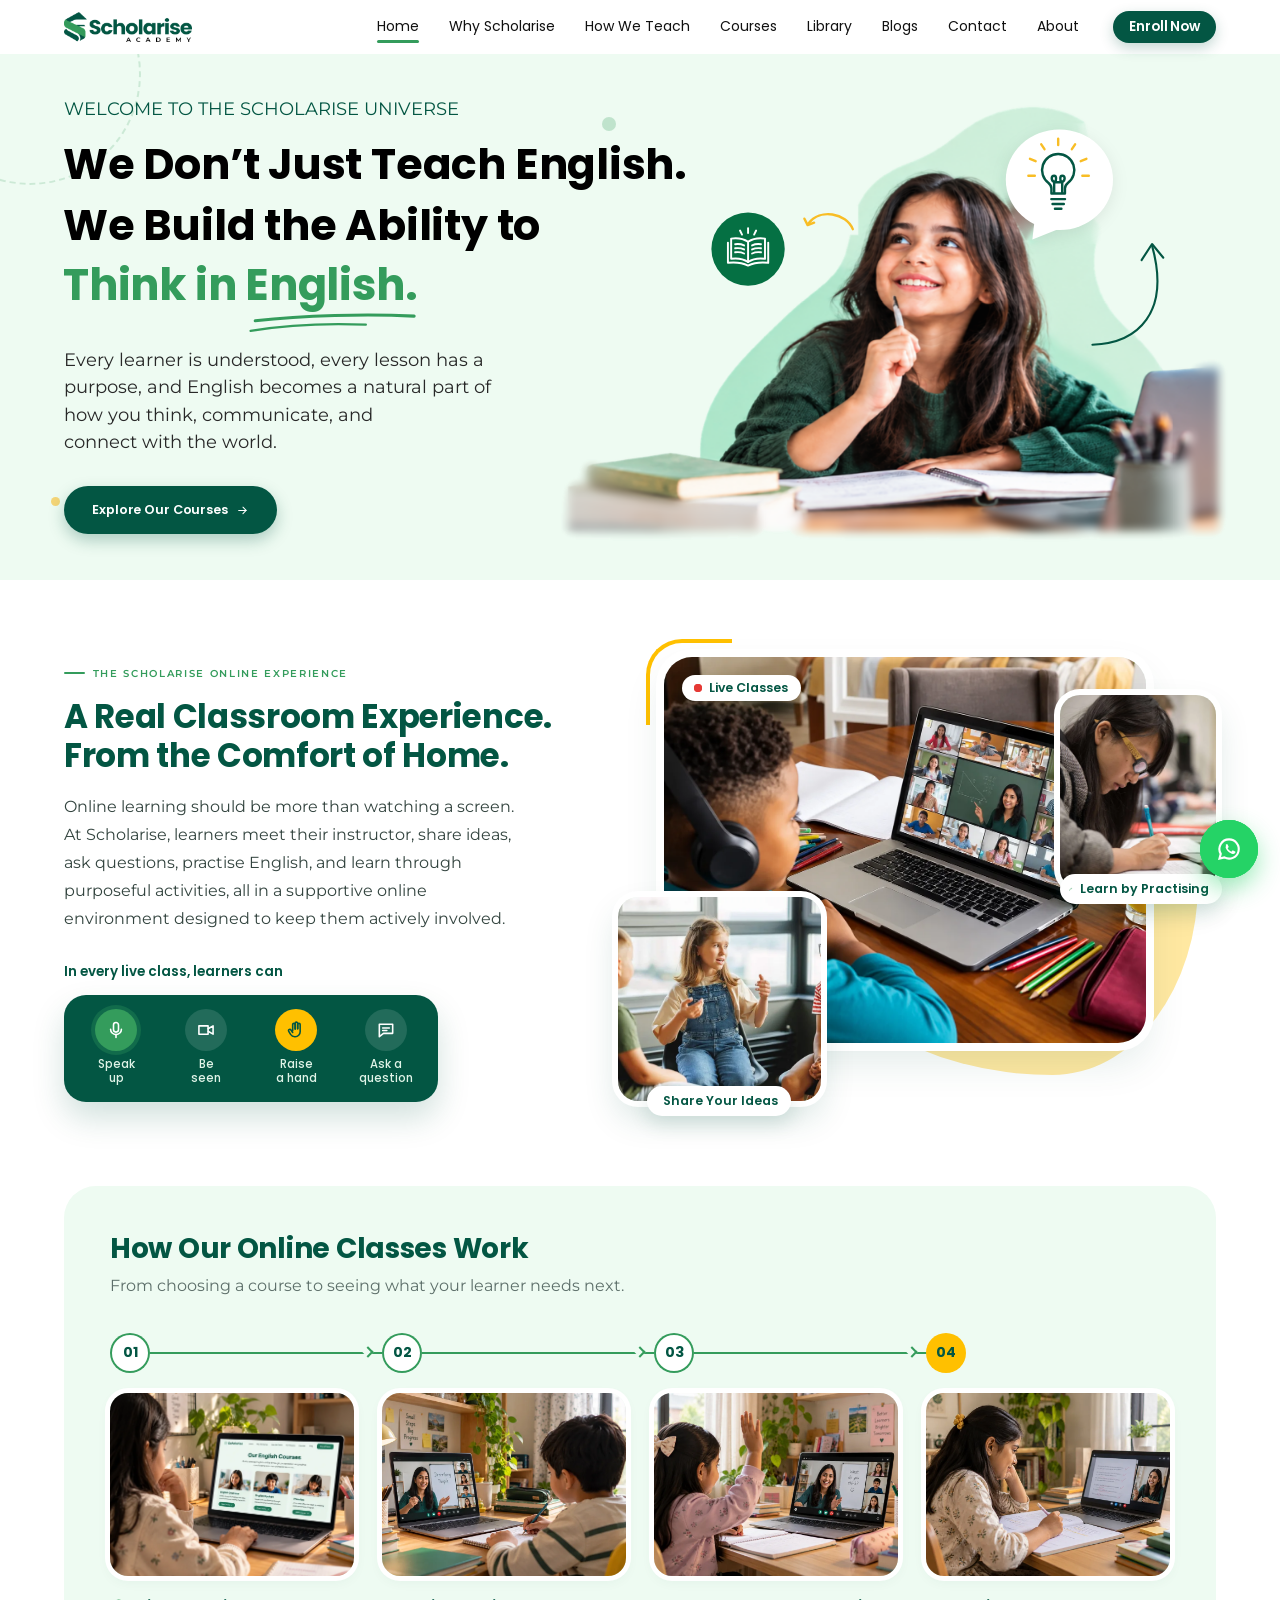
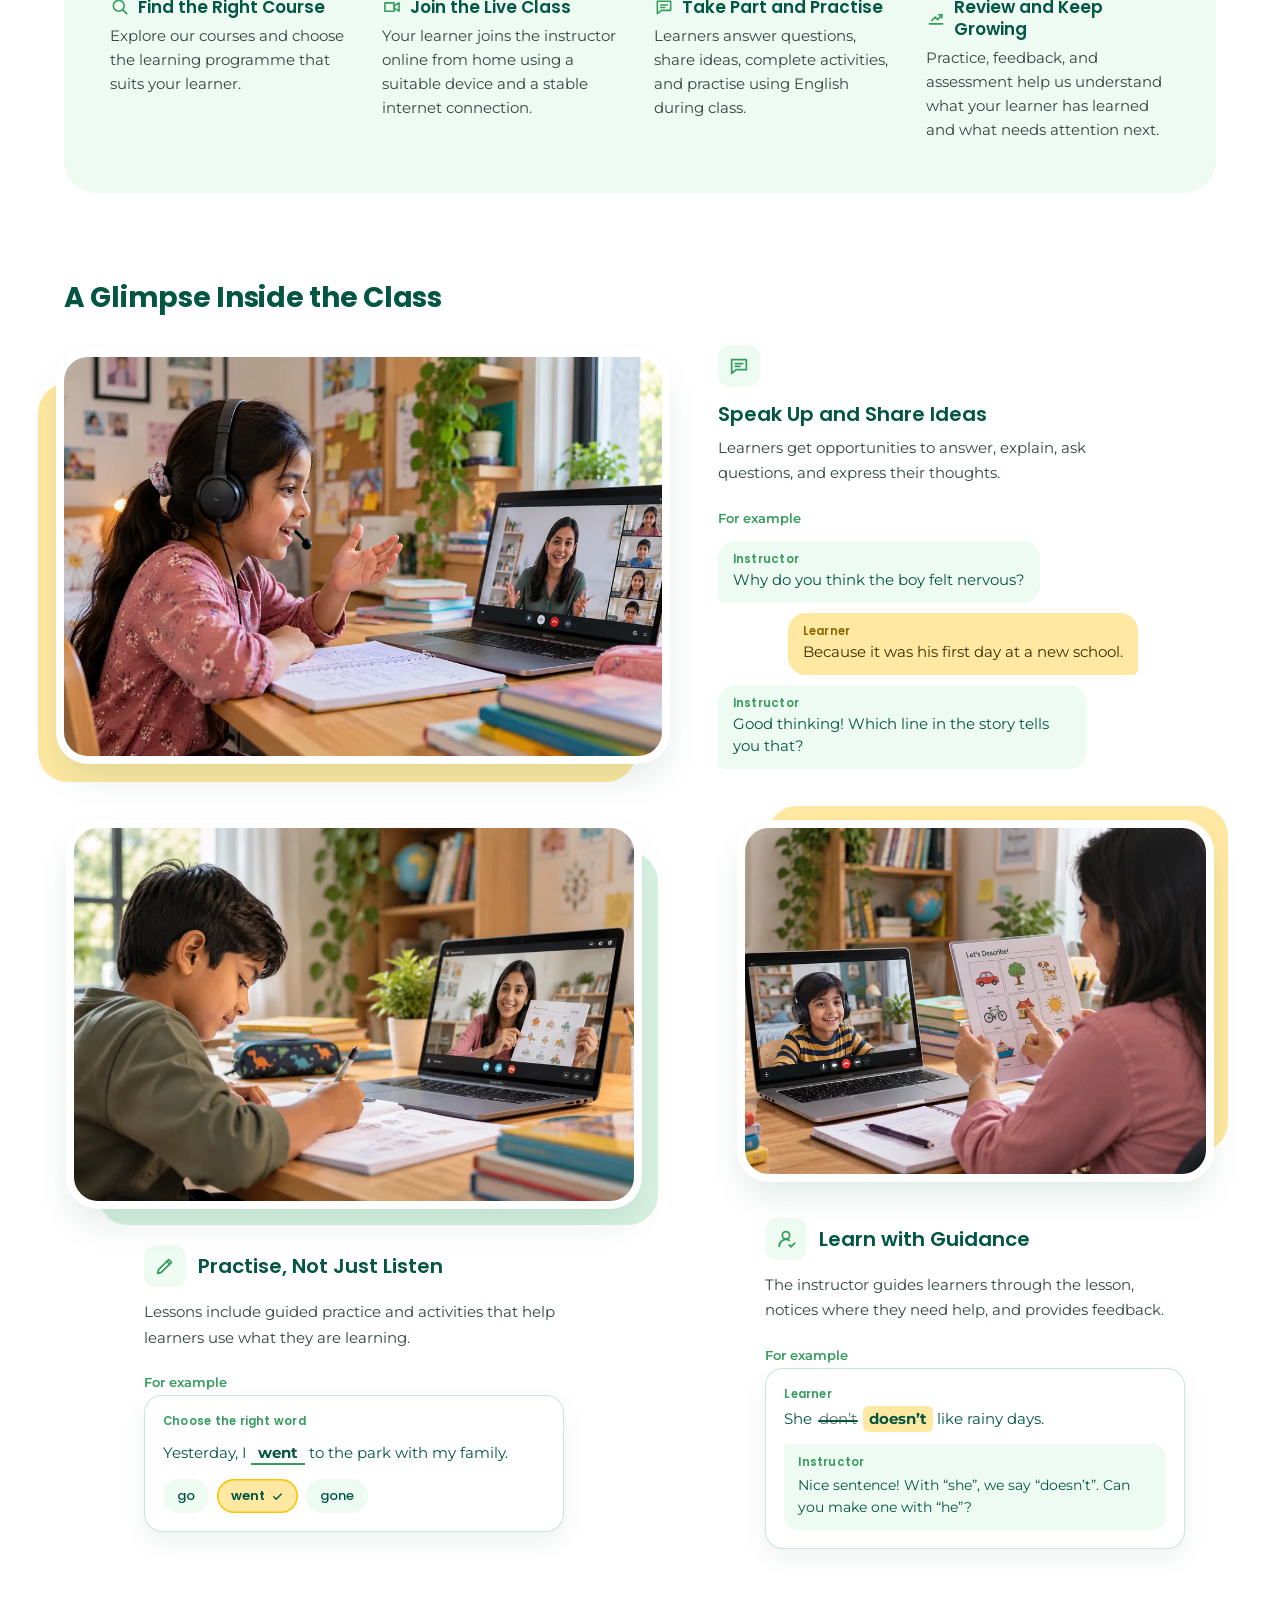
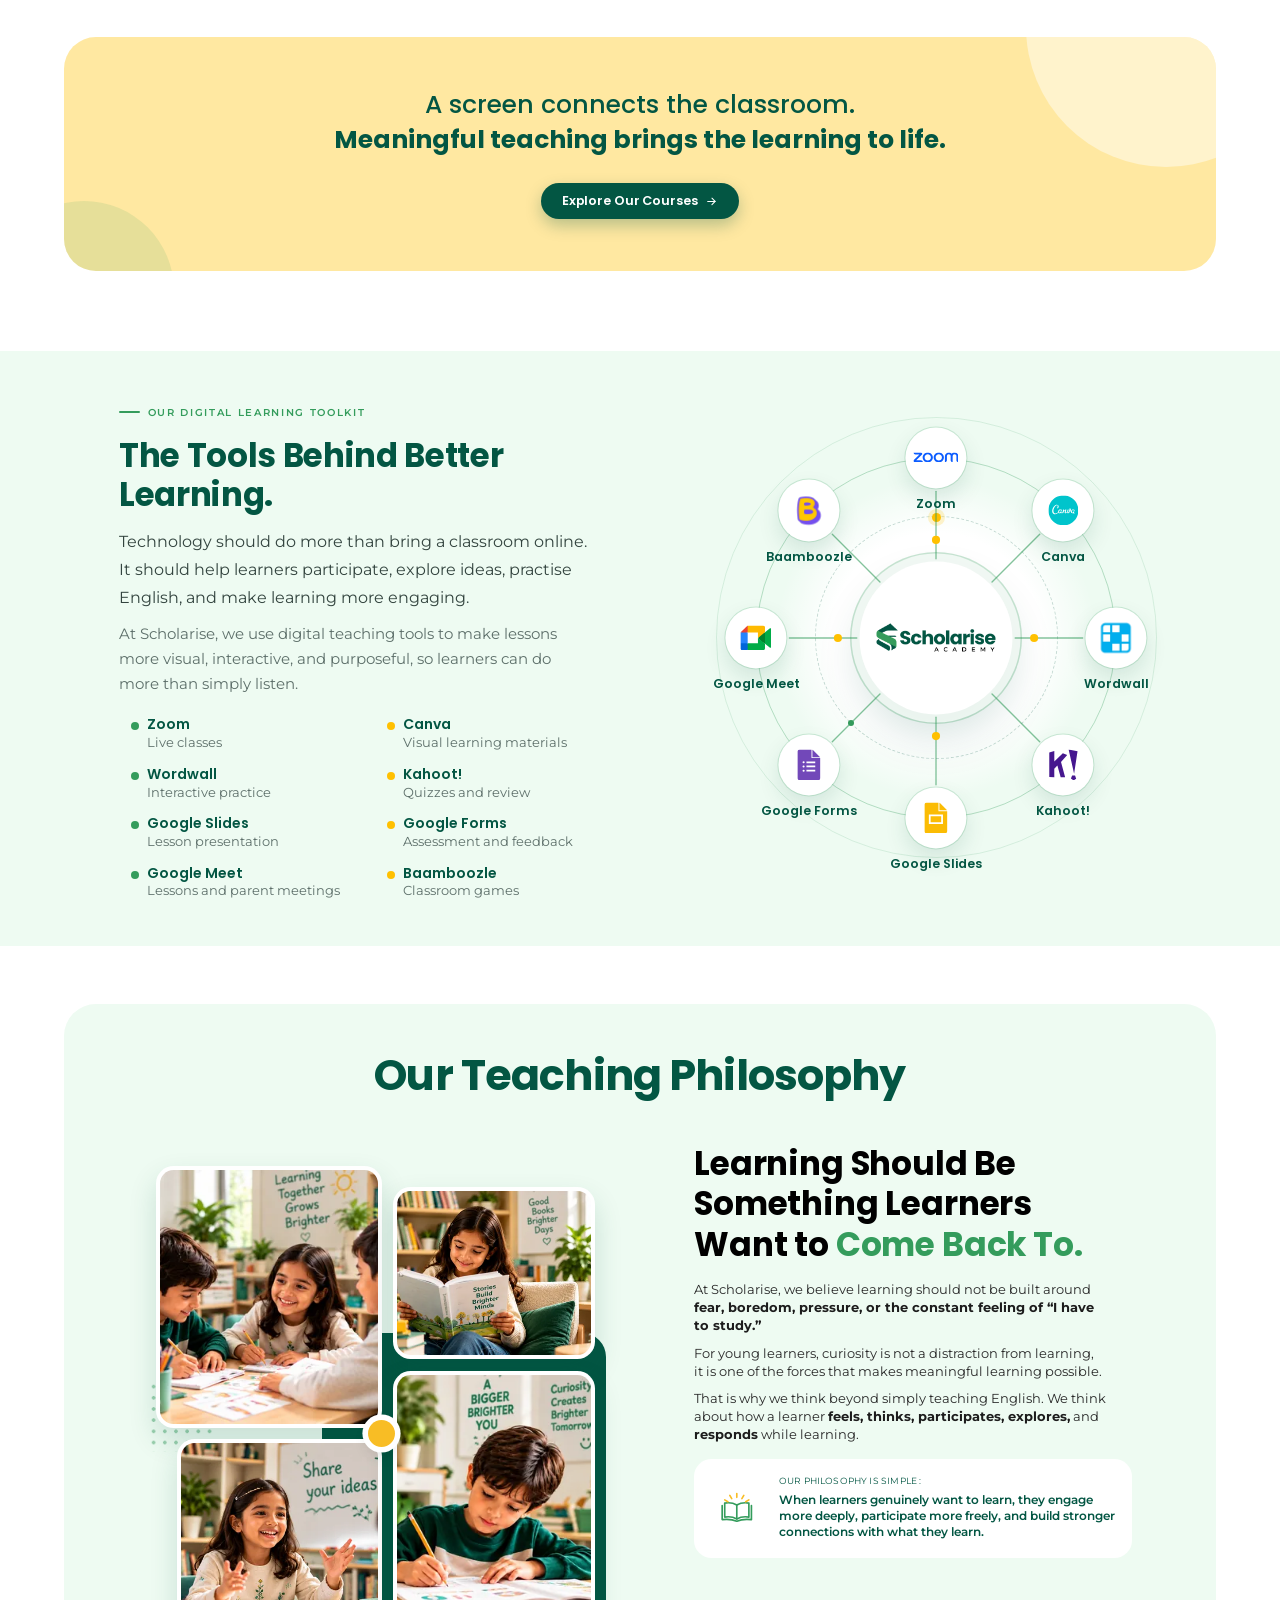
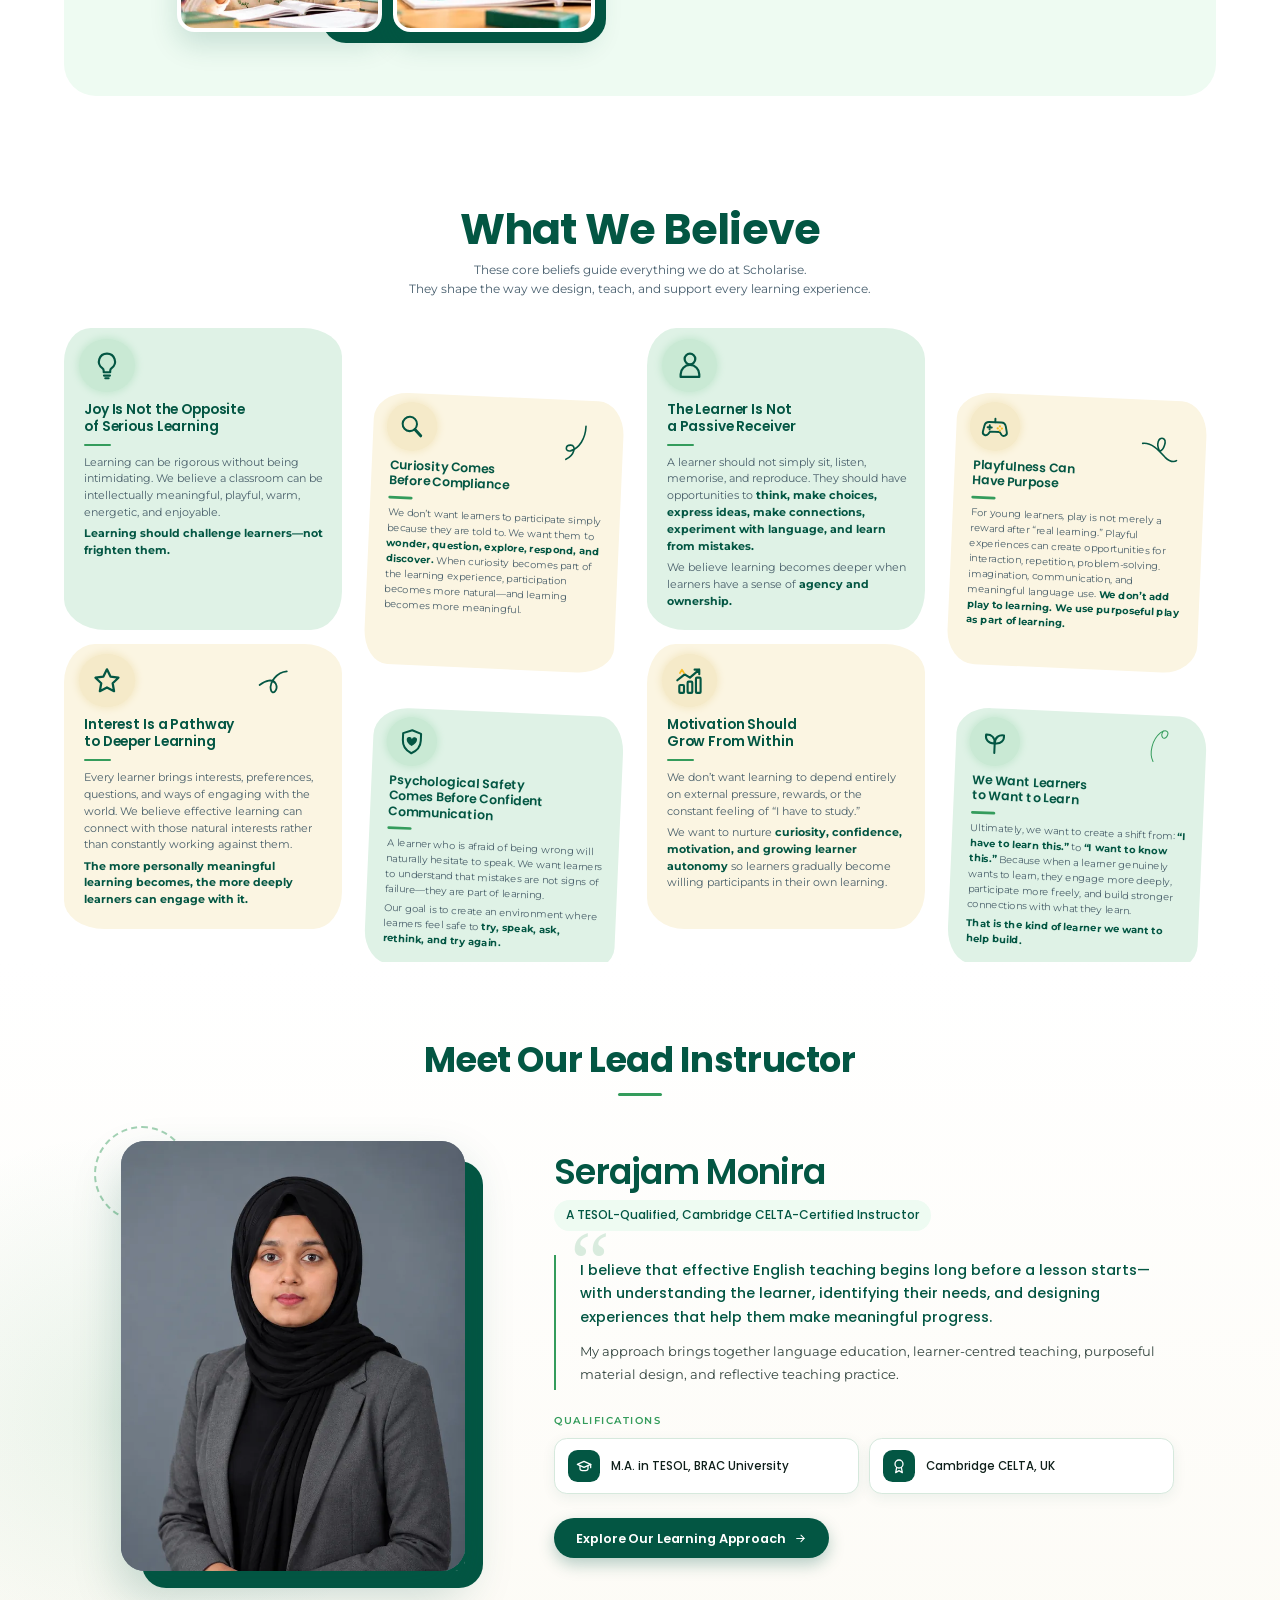
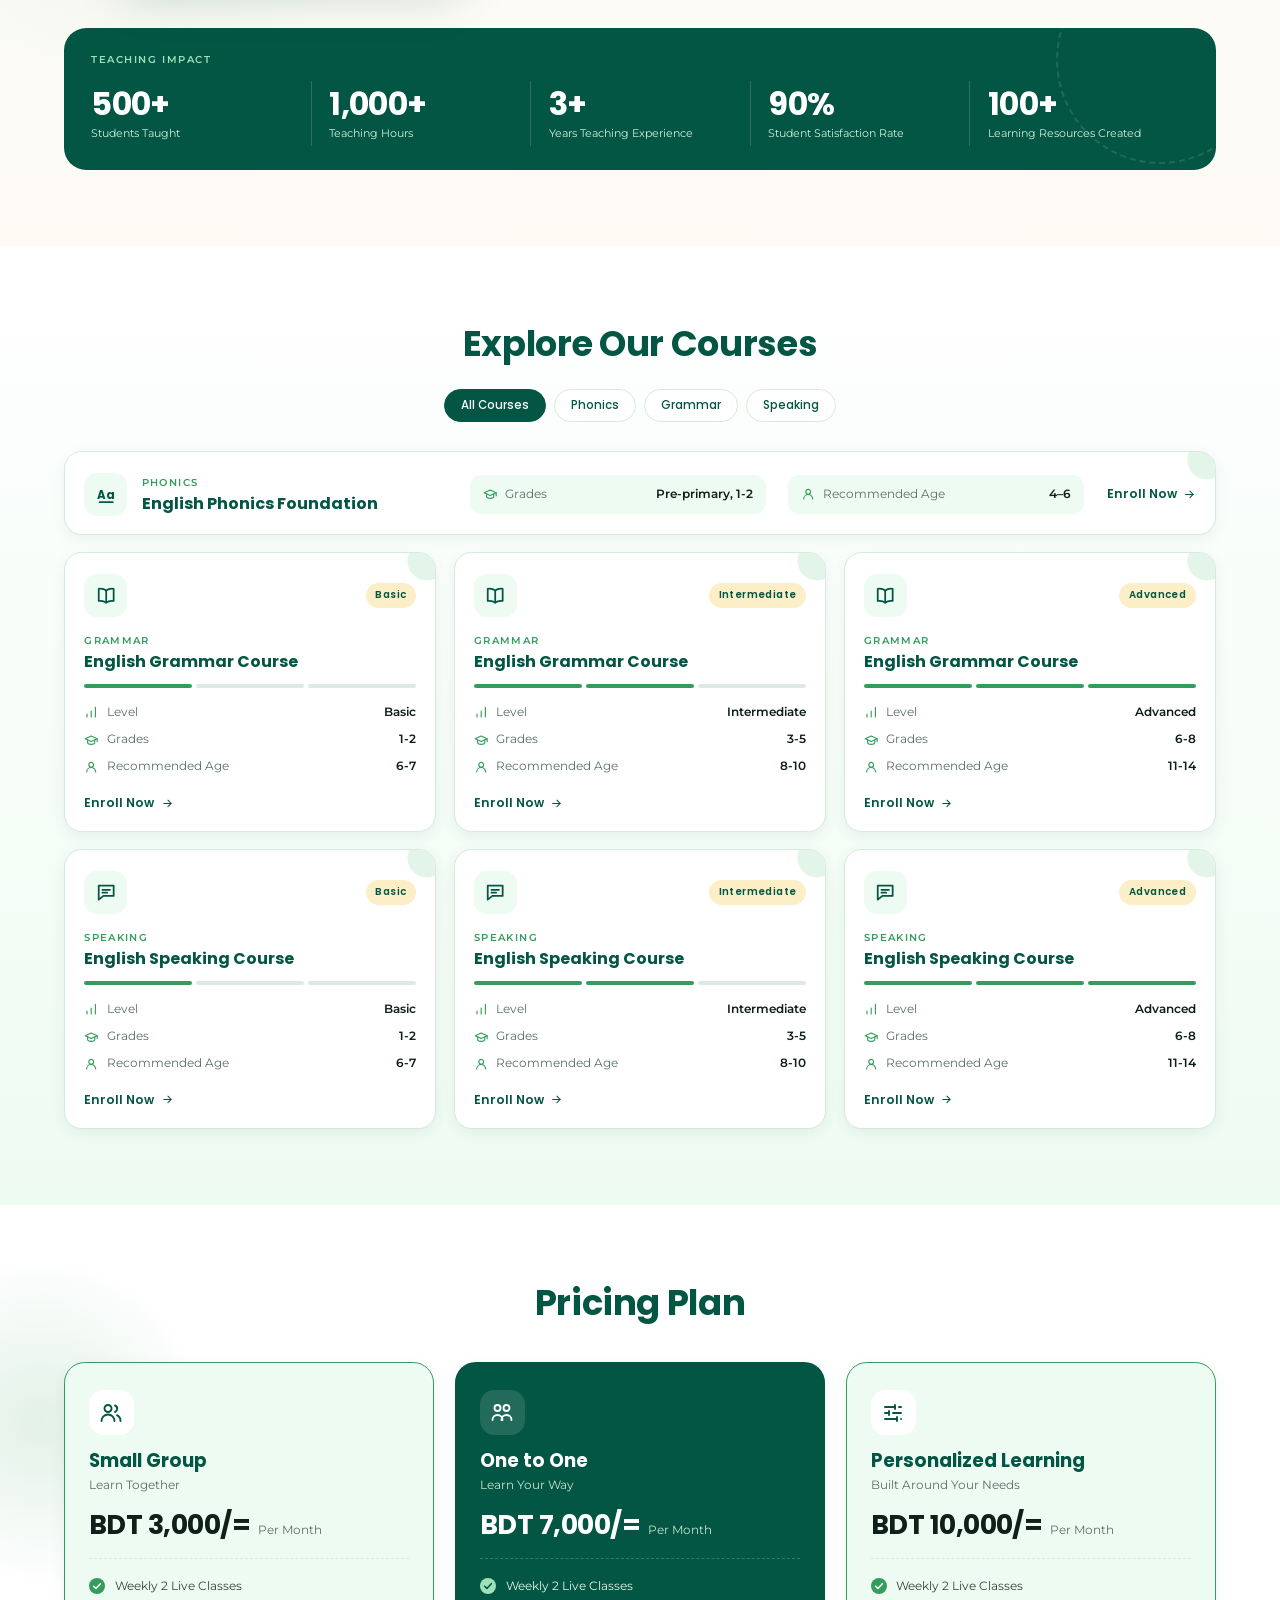
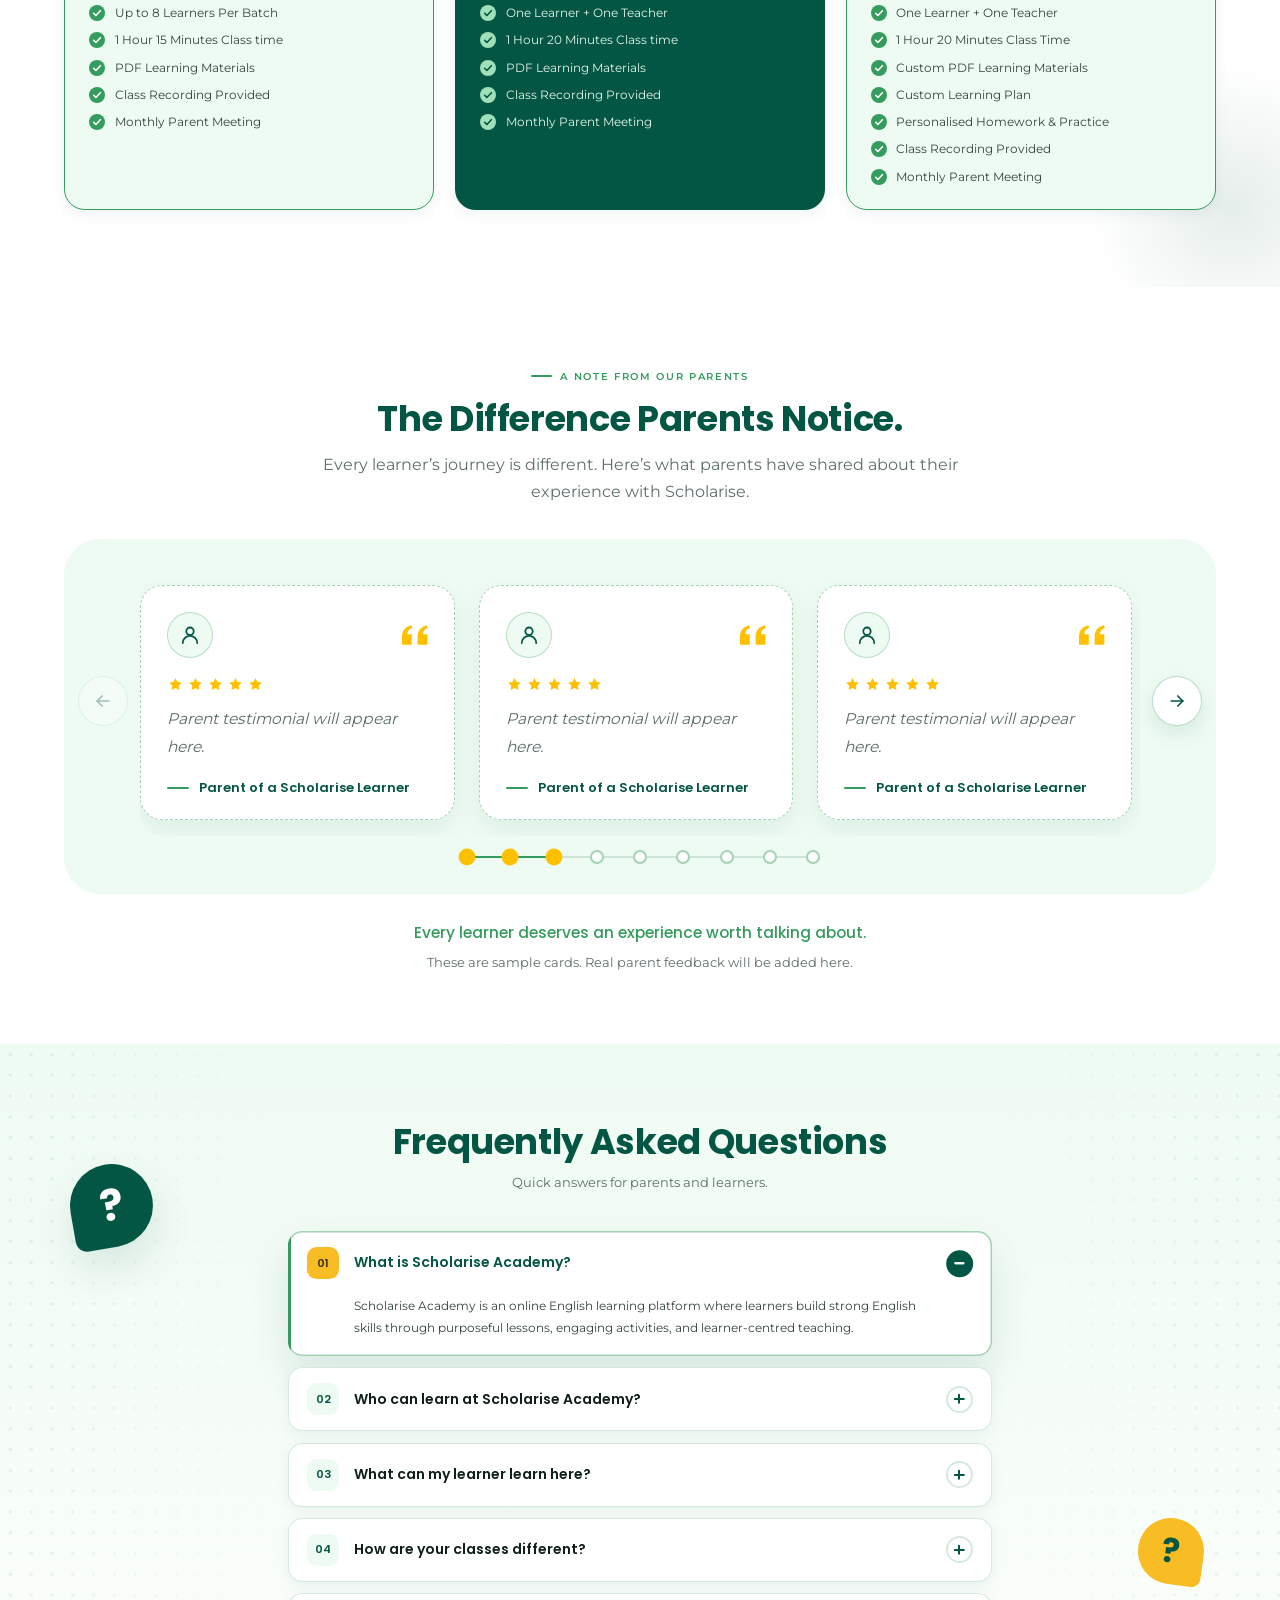
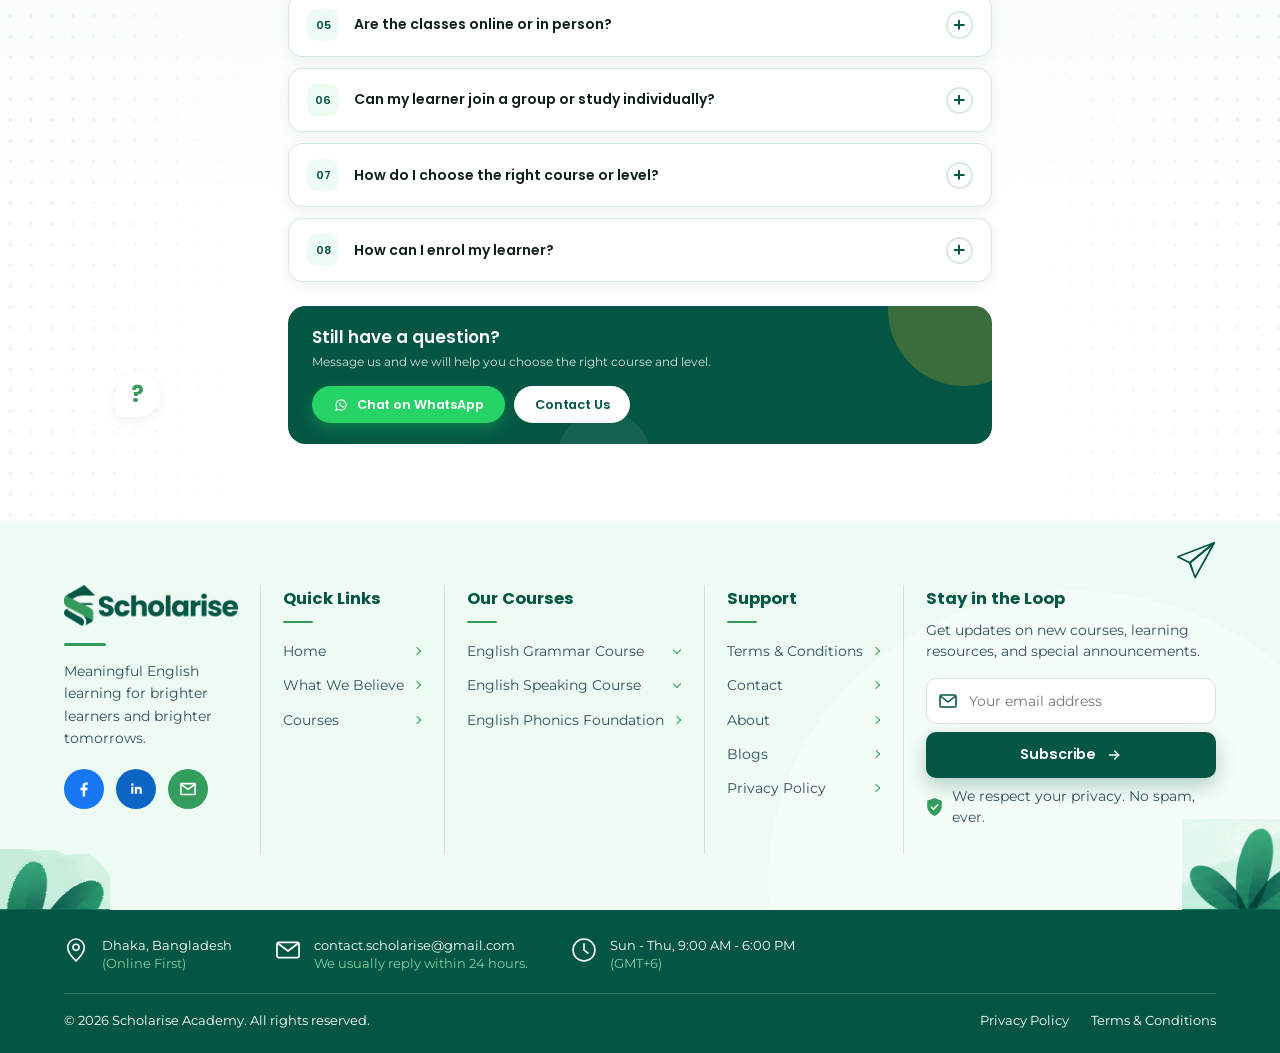
<file: index.html>
<!DOCTYPE html>
<html lang="en">
<head>
  <meta charset="UTF-8">
  <meta name="viewport" content="width=device-width, initial-scale=1">
  <title>Scholarise Academy | English Learning for Young Learners</title>
  <meta name="description" content="Scholarise Academy. We don’t just teach English. We build the ability to think in English.">
  <meta name="theme-color" content="#035643">
  <link rel="icon" href="favicon.ico" sizes="any">
  <link rel="icon" type="image/png" sizes="32x32" href="assets/icons/favicon-32.png">
  <link rel="icon" type="image/png" sizes="192x192" href="assets/icons/icon-192.png">
  <link rel="apple-touch-icon" href="assets/icons/apple-touch-icon.png">
  <link rel="stylesheet" href="assets/css/style.css">
  <link rel="stylesheet" href="assets/css/home-compact.css">
  <link rel="stylesheet" href="assets/css/online-experience.css">
  <link rel="stylesheet" href="assets/css/toolkit.css">
  <link rel="stylesheet" href="assets/css/testimonials.css">
  <script>document.documentElement.classList.add('js')</script>
</head>
<body class="page-home">
<a class="skip-link" href="#main">Skip to content</a>
<header class="site-header">
  <div class="container header-inner">
    <a class="logo" href="#home" aria-label="Scholarise Academy home"><img src="assets/images/scholarise-logo.png" alt="Scholarise Academy" width="182" height="44"></a>
    <button class="nav-toggle" aria-label="Open menu" aria-expanded="false" aria-controls="main-nav"><span></span><span></span><span></span></button>
    <nav class="main-nav" id="main-nav" aria-label="Main navigation">
      <ul><li><a href="#home" data-spy="home" class="is-active" aria-current="page">Home</a></li><li><a href="why-scholarise/">Why Scholarise</a></li><li><a href="how-we-teach/">How We Teach</a></li><li><a href="#courses" data-spy="courses">Courses</a></li><li><a href="library/">Library</a></li><li><a href="blogs/">Blogs</a></li><li><a href="contact/">Contact</a></li><li><a href="about/">About</a></li></ul>
      <a href="enroll/" class="btn btn-primary">Enroll Now</a>
    </nav>
  </div>
</header>
<main id="main">
<section class="hero" id="home">
  <span class="hero-shape s3" aria-hidden="true"></span><span class="hero-shape s1" aria-hidden="true"></span><span class="hero-shape s2" aria-hidden="true"></span>
  <div class="container hero-inner">
    <div class="hero-copy">
      <p class="hero-eyebrow">WELCOME TO THE SCHOLARISE UNIVERSE</p>
      <h1 class="hero-title">
        <span class="l1">We Don’t Just Teach English.</span>
        <span class="l2">We Build the Ability to</span>
        <span class="l3">Think in English.<svg class="draw hero-swoosh" viewBox="0 0 220 32" aria-hidden="true" style="--dd:.9s">
      <path pathLength="1" d="M8 13 C 70 6, 150 4, 212 7" fill="none" stroke="#349C5C" stroke-width="4" stroke-linecap="round"/>
      <path pathLength="1" d="M2 26 C 50 18, 100 16, 150 18" fill="none" stroke="#349C5C" stroke-width="3" stroke-linecap="round"/>
    </svg></span>
      </h1>
      <p class="hero-text">Every learner is understood, every lesson has a<br class="d"> purpose, and English becomes a natural part of<br class="d"> how you think, communicate, and<br class="d"> connect with the world.</p>
      <div class="hero-actions"><a href="#courses" class="btn btn-primary">Explore Our Courses <svg viewBox="0 0 24 24" fill="none" stroke="currentColor" stroke-width="1.9" stroke-linecap="round" stroke-linejoin="round" aria-hidden="true"><path d="M5 12h14"/><path d="M13 6l6 6-6 6"/></svg></a></div>
    </div>
    <div class="hero-visual">
      <img src="assets/images/hero-learner.png" alt="A smiling girl holding a pen, thinking while studying at her desk" width="845" height="565">
      <svg class="hero-book" viewBox="0 0 92 92" aria-hidden="true">
      <circle cx="46" cy="46" r="45.5" fill="#057043"/>
      <g fill="none" stroke="#fff" stroke-width="2.4" stroke-linecap="round" stroke-linejoin="round">
        <path d="M46 37 C 40 33, 32 32, 25 33 V 58 C 32 57, 40 58, 46 62 C 52 58, 60 57, 67 58 V 33 C 60 32, 52 33, 46 37 Z"/>
        <path d="M46 37 V 62"/>
        <path d="M21 38 V 63 C 30 62, 39 63, 46 66.5 C 53 63, 62 62, 71 63 V 38"/>
        <path d="M30 40 C 34 39.5, 38 40, 41 41.5 M30 45 C 34 44.5, 38 45, 41 46.5 M30 50 C 34 49.5, 38 50, 41 51.5"/>
        <path d="M62 40 C 58 39.5, 54 40, 51 41.5 M62 45 C 58 44.5, 54 45, 51 46.5 M62 50 C 58 49.5, 54 50, 51 51.5"/>
        <path d="M46 20 V 26 M36 23 L 38.5 28 M56 23 L 53.5 28"/>
      </g>
    </svg>
      <svg class="draw hero-arrow-yellow" viewBox="0 0 66 28" aria-hidden="true" style="--dd:1.3s">
      <path pathLength="1" d="M63 25 C 55 5, 22 -1, 8 18" fill="none" stroke="#F8BD25" stroke-width="3" stroke-linecap="round"/>
      <path pathLength="1" d="M3 12 L 7 20 L 15 17" fill="none" stroke="#F8BD25" stroke-width="3" stroke-linecap="round" stroke-linejoin="round"/>
    </svg>
      <svg class="hero-bulb" viewBox="0 0 135 140" aria-hidden="true">
      <ellipse cx="67.5" cy="63" rx="66.5" ry="62.5" fill="#fff"/>
      <path d="M38 102 L 34 137 L 72 122 Z" fill="#fff"/>
      <g fill="none" stroke="#035643" stroke-width="3" stroke-linecap="round" stroke-linejoin="round">
        <path d="M66 31 a20 20 0 0 0 -12 36 c2.4 2 3.6 4.2 3.6 7 v6 h16.8 v-6 c0-2.8 1.2-5 3.6-7 a20 20 0 0 0 -12 -36 z"/>
        <path d="M57.5 87 h17 M59 93 h14 M62 99 h8"/>
        <path d="M61 79 v-13 c-4-2 -4-8 0-8 c3 0 3 5 1 8 M71 79 v-13 c4-2 4-8 0-8 c-3 0 -3 5 -1 8 M62 66 h8"/>
      </g>
      <g fill="none" stroke="#F8BD25" stroke-width="3" stroke-linecap="round">
        <path d="M66 12 v8 M45 19 l4 6 M87 19 l-4 6 M31 37 l7 3 M101 37 l-7 3 M29 58 h8 M96 58 h8"/>
      </g>
    </svg>
      <svg class="draw hero-arrow-green" viewBox="0 0 98 133" aria-hidden="true" style="--dd:1.6s">
      <path pathLength="1" d="M3 130 C 60 128, 100 90, 77 7" fill="none" stroke="#035643" stroke-width="2.6" stroke-linecap="round"/>
      <path pathLength="1" d="M64 25 L 77 5 L 91 22" fill="none" stroke="#035643" stroke-width="2.6" stroke-linecap="round" stroke-linejoin="round"/>
    </svg>
    </div>
  </div>
</section>

<section class="ox" id="online-classes" aria-labelledby="ox-title">
  <div class="container">

    <div class="ox-intro">
      <div class="ox-intro-copy" data-reveal>
        <p class="eyebrow">The Scholarise Online Experience</p>
        <h2 class="section-title ox-title" id="ox-title"><span>A Real Classroom Experience.</span> <span>From the Comfort of Home.</span></h2>
        <p class="ox-lead">Online learning should be more than watching a screen. At Scholarise, learners meet their instructor, share ideas, ask questions, practise English, and learn through purposeful activities, all in a supportive online environment designed to keep them actively involved.</p>
        <div class="ox-class">
          <p class="ox-class-label">In every live class, learners can</p>
          <div class="ox-callbar" role="list">
            <span class="ox-cb is-mic" role="listitem"><span class="ox-cb-btn" aria-hidden="true"><svg viewBox="0 0 24 24" fill="none" stroke="currentColor" stroke-width="1.9" stroke-linecap="round" stroke-linejoin="round"><path d="M12 14.5a3 3 0 0 0 3-3V6a3 3 0 0 0-6 0v5.5a3 3 0 0 0 3 3z"/><path d="M18.5 11a6.5 6.5 0 0 1-13 0"/><path d="M12 17.5V21"/></svg></span><span class="ox-cb-text">Speak<br>up</span></span>
            <span class="ox-cb" role="listitem"><span class="ox-cb-btn" aria-hidden="true"><svg viewBox="0 0 24 24" fill="none" stroke="currentColor" stroke-width="1.9" stroke-linecap="round" stroke-linejoin="round"><path d="M3.5 7h11v10h-11z"/><path d="M14.5 10.5 20.5 7v10l-6-3.5"/></svg></span><span class="ox-cb-text">Be<br>seen</span></span>
            <span class="ox-cb is-hand" role="listitem"><span class="ox-cb-btn" aria-hidden="true"><svg viewBox="0 0 24 24" fill="none" stroke="currentColor" stroke-width="1.9" stroke-linecap="round" stroke-linejoin="round"><path d="M8 13V5.5a1.5 1.5 0 0 1 3 0V11"/><path d="M11 10.5V4a1.5 1.5 0 0 1 3 0v6.5"/><path d="M14 10.5V5.5a1.5 1.5 0 0 1 3 0V14a6 6 0 0 1-6 6h-.5a6 6 0 0 1-5-2.7l-2.2-3.7a1.5 1.5 0 0 1 2.4-1.8L8 15"/></svg></span><span class="ox-cb-text">Raise<br>a hand</span></span>
            <span class="ox-cb" role="listitem"><span class="ox-cb-btn" aria-hidden="true"><svg viewBox="0 0 24 24" fill="none" stroke="currentColor" stroke-width="1.9" stroke-linecap="round" stroke-linejoin="round"><path d="M4 5h16v11H9l-5 4z"/><path d="M8 9.5h8"/><path d="M8 12.5h5"/></svg></span><span class="ox-cb-text">Ask a<br>question</span></span>
          </div>
        </div>
      </div>
      <div class="ox-collage" data-reveal="zoom">
        <span class="ox-blob" aria-hidden="true"></span>
        <div class="ox-main">
          <figure class="ox-frame ox-main-img" data-ox-slot="mainClassroom"><span class="ox-ph" aria-hidden="true"><svg viewBox="0 0 24 24" fill="none" stroke="currentColor" stroke-width="1.6" stroke-linecap="round" stroke-linejoin="round" aria-hidden="true"><path d="M4 8.5h2.6l1.6-2.5h7.6l1.6 2.5H20v10H4z"/><circle cx="12" cy="13.2" r="3.4"/></svg><span class="ox-ph-label">Photo: learner at a desk joining a live class on a laptop</span></span></figure>
          <span class="ox-tag ox-tag-live"><i class="ox-dot" aria-hidden="true"></i>Live Classes</span>
        </div>
        <div class="ox-side ox-side-a">
          <figure class="ox-frame " data-ox-slot="learnerSharing"><span class="ox-ph is-warm" aria-hidden="true"><svg viewBox="0 0 24 24" fill="none" stroke="currentColor" stroke-width="1.6" stroke-linecap="round" stroke-linejoin="round" aria-hidden="true"><path d="M4 8.5h2.6l1.6-2.5h7.6l1.6 2.5H20v10H4z"/><circle cx="12" cy="13.2" r="3.4"/></svg><span class="ox-ph-label">Photo: learner speaking and sharing an idea</span></span></figure>
          <span class="ox-tag"><svg viewBox="0 0 24 24" fill="none" stroke="currentColor" stroke-width="1.9" stroke-linecap="round" stroke-linejoin="round" aria-hidden="true"><path d="M4 5h16v11H9l-5 4z"/><path d="M8 9.5h8"/><path d="M8 12.5h5"/></svg>Share Your Ideas</span>
        </div>
        <div class="ox-side ox-side-b">
          <figure class="ox-frame " data-ox-slot="learnerNotebook"><span class="ox-ph" aria-hidden="true"><svg viewBox="0 0 24 24" fill="none" stroke="currentColor" stroke-width="1.6" stroke-linecap="round" stroke-linejoin="round" aria-hidden="true"><path d="M4 8.5h2.6l1.6-2.5h7.6l1.6 2.5H20v10H4z"/><circle cx="12" cy="13.2" r="3.4"/></svg><span class="ox-ph-label">Photo: learner writing during an activity</span></span></figure>
          <span class="ox-tag"><svg viewBox="0 0 24 24" fill="none" stroke="currentColor" stroke-width="1.9" stroke-linecap="round" stroke-linejoin="round" aria-hidden="true"><path d="M4 20l1-4L16 5l3 3L8 19z"/><path d="M14 7l3 3"/></svg>Learn by Practising</span>
        </div>
      </div>
    </div>

    <div class="ox-journey" id="ox-journey">
      <div class="ox-head" data-reveal>
        <h3 class="ox-h3">How Our Online Classes Work</h3>
        <p class="ox-sub">From choosing a course to seeing what your learner needs next.</p>
      </div>
      <div class="ox-steps-wrap">
      <span class="ox-track" data-reveal aria-hidden="true"><span class="ox-track-line"></span></span>
      <ol class="ox-steps" data-stagger="140">
        <li class="ox-step" data-reveal>
          <span class="ox-mark" aria-hidden="true">01</span>
          <div class="ox-step-main">
            <figure class="ox-frame ox-step-img" data-ox-slot="stepFindCourse"><span class="ox-ph" aria-hidden="true"><svg viewBox="0 0 24 24" fill="none" stroke="currentColor" stroke-width="1.6" stroke-linecap="round" stroke-linejoin="round" aria-hidden="true"><path d="M4 8.5h2.6l1.6-2.5h7.6l1.6 2.5H20v10H4z"/><circle cx="12" cy="13.2" r="3.4"/></svg><span class="ox-ph-label">Photo: choosing a course on the Scholarise website</span></span></figure>
            <h4 class="ox-step-title"><span class="sr-only">Step 1: </span><svg viewBox="0 0 24 24" fill="none" stroke="currentColor" stroke-width="1.9" stroke-linecap="round" stroke-linejoin="round" aria-hidden="true"><path d="M10.5 17a6.5 6.5 0 1 0 0-13 6.5 6.5 0 0 0 0 13z"/><path d="M15.5 15.5 20 20"/></svg>Find the Right Course</h4>
            <p>Explore our courses and choose the learning programme that suits your learner.</p>
          </div>
        </li>
        <li class="ox-step" data-reveal>
          <span class="ox-mark" aria-hidden="true">02</span>
          <div class="ox-step-main">
            <figure class="ox-frame ox-step-img" data-ox-slot="stepJoinClass"><span class="ox-ph is-warm" aria-hidden="true"><svg viewBox="0 0 24 24" fill="none" stroke="currentColor" stroke-width="1.6" stroke-linecap="round" stroke-linejoin="round" aria-hidden="true"><path d="M4 8.5h2.6l1.6-2.5h7.6l1.6 2.5H20v10H4z"/><circle cx="12" cy="13.2" r="3.4"/></svg><span class="ox-ph-label">Photo: learner joining a live class, instructor on screen</span></span></figure>
            <h4 class="ox-step-title"><span class="sr-only">Step 2: </span><svg viewBox="0 0 24 24" fill="none" stroke="currentColor" stroke-width="1.9" stroke-linecap="round" stroke-linejoin="round" aria-hidden="true"><path d="M3.5 7h11v10h-11z"/><path d="M14.5 10.5 20.5 7v10l-6-3.5"/></svg>Join the Live Class</h4>
            <p>Your learner joins the instructor online from home using a suitable device and a stable internet connection.</p>
          </div>
        </li>
        <li class="ox-step" data-reveal>
          <span class="ox-mark" aria-hidden="true">03</span>
          <div class="ox-step-main">
            <figure class="ox-frame ox-step-img" data-ox-slot="stepTakePart"><span class="ox-ph" aria-hidden="true"><svg viewBox="0 0 24 24" fill="none" stroke="currentColor" stroke-width="1.6" stroke-linecap="round" stroke-linejoin="round" aria-hidden="true"><path d="M4 8.5h2.6l1.6-2.5h7.6l1.6 2.5H20v10H4z"/><circle cx="12" cy="13.2" r="3.4"/></svg><span class="ox-ph-label">Photo: learner answering the instructor during class</span></span></figure>
            <h4 class="ox-step-title"><span class="sr-only">Step 3: </span><svg viewBox="0 0 24 24" fill="none" stroke="currentColor" stroke-width="1.9" stroke-linecap="round" stroke-linejoin="round" aria-hidden="true"><path d="M4 5h16v11H9l-5 4z"/><path d="M8 9.5h8"/><path d="M8 12.5h5"/></svg>Take Part and Practise</h4>
            <p>Learners answer questions, share ideas, complete activities, and practise using English during class.</p>
          </div>
        </li>
        <li class="ox-step" data-reveal>
          <span class="ox-mark" aria-hidden="true">04</span>
          <div class="ox-step-main">
            <figure class="ox-frame ox-step-img" data-ox-slot="learningProgress"><span class="ox-ph is-warm" aria-hidden="true"><svg viewBox="0 0 24 24" fill="none" stroke="currentColor" stroke-width="1.6" stroke-linecap="round" stroke-linejoin="round" aria-hidden="true"><path d="M4 8.5h2.6l1.6-2.5h7.6l1.6 2.5H20v10H4z"/><circle cx="12" cy="13.2" r="3.4"/></svg><span class="ox-ph-label">Photo: learner reviewing work with feedback</span></span></figure>
            <h4 class="ox-step-title"><span class="sr-only">Step 4: </span><svg viewBox="0 0 24 24" fill="none" stroke="currentColor" stroke-width="1.9" stroke-linecap="round" stroke-linejoin="round" aria-hidden="true"><path d="M4 19h16"/><path d="M7 15l4-4 3 3 5-6"/><path d="M15 8h4v4"/></svg>Review and Keep Growing</h4>
            <p>Practice, feedback, and assessment help us understand what your learner has learned and what needs attention next.</p>
          </div>
        </li>
      </ol>
      </div>
    </div>

    <div class="ox-inside">
      <div class="ox-head" data-reveal>
        <h3 class="ox-h3">A Glimpse Inside the Class</h3>
      </div>
      <div class="ox-in-grid">
        <article class="ox-in ox-in-1" data-reveal>
          <div class="ox-in-media"><figure class="ox-frame " data-ox-slot="learnerParticipating"><span class="ox-ph" aria-hidden="true"><svg viewBox="0 0 24 24" fill="none" stroke="currentColor" stroke-width="1.6" stroke-linecap="round" stroke-linejoin="round" aria-hidden="true"><path d="M4 8.5h2.6l1.6-2.5h7.6l1.6 2.5H20v10H4z"/><circle cx="12" cy="13.2" r="3.4"/></svg><span class="ox-ph-label">Photo: learner answering a question in a live class</span></span></figure></div>
          <div class="ox-in-text"><span class="ox-in-icon"><svg viewBox="0 0 24 24" fill="none" stroke="currentColor" stroke-width="1.9" stroke-linecap="round" stroke-linejoin="round" aria-hidden="true"><path d="M4 5h16v11H9l-5 4z"/><path d="M8 9.5h8"/><path d="M8 12.5h5"/></svg></span><h4>Speak Up and Share Ideas</h4><p>Learners get opportunities to answer, explain, ask questions, and express their thoughts.</p>
            <div class="ox-chat" aria-label="An example of a class conversation">
              <p class="ox-chat-label">For example</p>
              <p class="ox-bubble is-teacher"><b>Instructor</b>Why do you think the boy felt nervous?</p>
              <p class="ox-bubble is-learner"><b>Learner</b>Because it was his first day at a new school.</p>
              <p class="ox-bubble is-teacher"><b>Instructor</b>Good thinking! Which line in the story tells you that?</p>
            </div>
          </div>
        </article>
        <article class="ox-in ox-in-2" data-reveal>
          <div class="ox-in-media"><figure class="ox-frame " data-ox-slot="guidedPractice"><span class="ox-ph is-warm" aria-hidden="true"><svg viewBox="0 0 24 24" fill="none" stroke="currentColor" stroke-width="1.6" stroke-linecap="round" stroke-linejoin="round" aria-hidden="true"><path d="M4 8.5h2.6l1.6-2.5h7.6l1.6 2.5H20v10H4z"/><circle cx="12" cy="13.2" r="3.4"/></svg><span class="ox-ph-label">Photo: learner working through a guided activity</span></span></figure></div>
          <div class="ox-in-text"><span class="ox-in-icon"><svg viewBox="0 0 24 24" fill="none" stroke="currentColor" stroke-width="1.9" stroke-linecap="round" stroke-linejoin="round" aria-hidden="true"><path d="M4 20l1-4L16 5l3 3L8 19z"/><path d="M14 7l3 3"/></svg></span><h4>Practise, Not Just Listen</h4><p>Lessons include guided practice and activities that help learners use what they are learning.</p>
            <div class="ox-task" aria-label="An example of a practice task">
              <p class="ox-chat-label">For example</p>
              <div class="ox-task-card">
                <p class="ox-task-head">Choose the right word</p>
                <p class="ox-task-q">Yesterday, I <span class="ox-gap"><span>went</span></span> to the park with my family.</p>
                <p class="ox-task-opts"><span>go</span><span class="is-picked">went <svg viewBox="0 0 24 24" fill="none" stroke="currentColor" stroke-width="2.6" stroke-linecap="round" stroke-linejoin="round" aria-hidden="true"><path d="M5 12.5l4.5 4.5L19 7.5"/></svg></span><span>gone</span></p>
              </div>
            </div>
          </div>
        </article>
        <article class="ox-in ox-in-3" data-reveal>
          <div class="ox-in-media"><figure class="ox-frame " data-ox-slot="instructorTeaching"><span class="ox-ph" aria-hidden="true"><svg viewBox="0 0 24 24" fill="none" stroke="currentColor" stroke-width="1.6" stroke-linecap="round" stroke-linejoin="round" aria-hidden="true"><path d="M4 8.5h2.6l1.6-2.5h7.6l1.6 2.5H20v10H4z"/><circle cx="12" cy="13.2" r="3.4"/></svg><span class="ox-ph-label">Photo: instructor guiding a learner during a live class</span></span></figure></div>
          <div class="ox-in-text"><span class="ox-in-icon"><svg viewBox="0 0 24 24" fill="none" stroke="currentColor" stroke-width="1.9" stroke-linecap="round" stroke-linejoin="round" aria-hidden="true"><path d="M12 12a4 4 0 1 0 0-8 4 4 0 0 0 0 8z"/><path d="M4.5 20a7.5 7.5 0 0 1 11-6.6"/><path d="M15.5 18.5l2 2 4-4"/></svg></span><h4>Learn with Guidance</h4><p>The instructor guides learners through the lesson, notices where they need help, and provides feedback.</p>
            <div class="ox-fb" aria-label="An example of instructor feedback">
              <p class="ox-chat-label">For example</p>
              <div class="ox-fb-card">
                <p class="ox-fb-line"><b>Learner</b>She <del>don’t</del> <ins>doesn’t</ins> like rainy days.</p>
                <p class="ox-fb-note"><b>Instructor</b>Nice sentence! With “she”, we say “doesn’t”. Can you make one with “he”?</p>
              </div>
            </div>
          </div>
        </article>
      </div>
    </div>

    <div class="ox-close" data-reveal>
      <p class="ox-close-line"><span>A screen connects the classroom.</span> <span>Meaningful teaching brings the learning to life.</span></p>
      <a class="btn btn-primary" href="#courses">Explore Our Courses <svg viewBox="0 0 24 24" fill="none" stroke="currentColor" stroke-width="1.9" stroke-linecap="round" stroke-linejoin="round" aria-hidden="true"><path d="M5 12h14"/><path d="M13 6l6 6-6 6"/></svg></a>
    </div>

  </div>
</section>

<section class="tk" id="learning-toolkit" aria-labelledby="tk-title">
  <div class="container tk-inner">
    <div class="tk-copy" data-reveal>
      <p class="eyebrow">Our Digital Learning Toolkit</p>
      <h2 class="section-title tk-title" id="tk-title">The Tools Behind Better Learning.</h2>
      <p class="tk-lead">Technology should do more than bring a classroom online. It should help learners participate, explore ideas, practise English, and make learning more engaging.</p>
      <p class="tk-text">At Scholarise, we use digital teaching tools to make lessons more visual, interactive, and purposeful, so learners can do more than simply listen.</p>
    </div>
    <ul class="tk-legend" id="tk-legend" aria-label="The tools and what we use them for" data-reveal></ul>
    <div class="tk-visual" data-reveal="zoom">
      <div class="tk-orbit" id="tk-orbit" role="img" aria-label="Scholarise Academy at the centre of the tools we use">
        <span class="tk-shape" aria-hidden="true"></span>
        <span class="tk-ring tk-ring-outer" aria-hidden="true"></span>
        <span class="tk-ring tk-ring-main" aria-hidden="true"></span>
        <span class="tk-ring tk-ring-inner" aria-hidden="true"><i></i><i></i></span>
        <div class="tk-spin" aria-hidden="true">
          <svg class="tk-lines" id="tk-lines" viewBox="0 0 100 100"></svg>
          <ul class="tk-nodes" id="tk-nodes"></ul>
        </div>
        <div class="tk-core" aria-hidden="true"><img src="assets/images/scholarise-logo.png" alt="" width="800" height="192" draggable="false"></div>
      </div>
    </div>
  </div>
</section>

<section class="philosophy" id="why-scholarise">
  <div class="container">
    <div class="philosophy-panel">
    <h2 class="believe-title philosophy-heading" data-reveal>Our Teaching Philosophy</h2>
    <div class="philosophy-body">
      <div class="phil-reveal" data-reveal="left"><div class="philosophy-media phil-collage">
        <span class="phil-backdrop" aria-hidden="true"></span>
        <span class="phil-dots" aria-hidden="true"></span>
        <span class="phil-sun" aria-hidden="true"></span>
        <figure class="phil-tile t1"><picture><source type="image/webp" srcset="assets/images/philosophy-group-480.webp 480w, assets/images/philosophy-group-900.webp 900w" sizes="(max-width: 640px) 46vw, 260px"><img src="assets/images/philosophy-group-480.jpg" draggable="false" srcset="assets/images/philosophy-group-480.jpg 480w, assets/images/philosophy-group-900.jpg 900w" sizes="(max-width: 640px) 46vw, 260px" width="480" height="320" loading="lazy" decoding="async" style="object-position:56% 50%" alt="Three learners working together at a table, writing and talking about their work"></picture></figure>
        <figure class="phil-tile t2"><picture><source type="image/webp" srcset="assets/images/philosophy-reading-480.webp 480w, assets/images/philosophy-reading-900.webp 900w" sizes="(max-width: 640px) 46vw, 260px"><img src="assets/images/philosophy-reading-480.jpg" draggable="false" srcset="assets/images/philosophy-reading-480.jpg 480w, assets/images/philosophy-reading-900.jpg 900w" sizes="(max-width: 640px) 46vw, 260px" width="480" height="320" loading="lazy" decoding="async" style="object-position:36% 45%" alt="A learner smiling while reading a storybook in a cosy reading corner"></picture></figure>
        <figure class="phil-tile t3"><picture><source type="image/webp" srcset="assets/images/philosophy-speaking-480.webp 480w, assets/images/philosophy-speaking-900.webp 900w" sizes="(max-width: 640px) 46vw, 260px"><img src="assets/images/philosophy-speaking-480.jpg" draggable="false" srcset="assets/images/philosophy-speaking-480.jpg 480w, assets/images/philosophy-speaking-900.jpg 900w" sizes="(max-width: 640px) 46vw, 260px" width="480" height="320" loading="lazy" decoding="async" style="object-position:40% 40%" alt="A learner sharing her ideas with a classmate during a speaking activity"></picture></figure>
        <figure class="phil-tile t4"><picture><source type="image/webp" srcset="assets/images/philosophy-writing-480.webp 480w, assets/images/philosophy-writing-900.webp 900w" sizes="(max-width: 640px) 46vw, 260px"><img src="assets/images/philosophy-writing-480.jpg" draggable="false" srcset="assets/images/philosophy-writing-480.jpg 480w, assets/images/philosophy-writing-900.jpg 900w" sizes="(max-width: 640px) 46vw, 260px" width="480" height="320" loading="lazy" decoding="async" style="object-position:55% 45%" alt="A learner concentrating while completing a writing task in his workbook"></picture></figure>
      </div></div>
      <div class="philosophy-copy" data-reveal="right">
        <h3 class="philosophy-title">Learning Should Be<br> Something Learners<br> Want to <span class="accent">Come Back To.</span></h3>
        <p>At Scholarise, we believe learning should not be built around<br class="d"> <strong>fear, boredom, pressure, or the constant feeling of “I have<br class="d"> to study.”</strong></p>
        <p>For young learners, curiosity is not a distraction from learning,<br class="d"> it is one of the forces that makes meaningful learning possible.</p>
        <p>That is why we think beyond simply teaching English. We think<br class="d"> about how a learner <strong>feels, thinks, participates, explores,</strong> and<br class="d"> <strong>responds</strong> while learning.</p>
        <div class="philosophy-box" data-reveal="zoom">
          <span class="box-icon" aria-hidden="true">
          <svg viewBox="0 0 78 78">
            <g fill="none" stroke="#349C5C" stroke-width="2.6" stroke-linecap="round" stroke-linejoin="round">
              <path d="M39 33 C 33 29.5, 26 29, 20 30 V 52 C 26 51, 33 51.5, 39 55 C 45 51.5, 52 51, 58 52 V 30 C 52 29, 45 29.5, 39 33 Z"/>
              <path d="M39 33 V 55"/>
              <path d="M16 34 V 56 C 24 55, 32 55.5, 39 58.5 C 46 55.5, 54 55, 62 56 V 34"/>
            </g>
            <g fill="none" stroke="#F8BD25" stroke-width="2.6" stroke-linecap="round">
              <path d="M39 15 v6 M28 18 l3 5 M50 18 l-3 5 M20 25 l5 3 M58 25 l-5 3"/>
            </g>
          </svg>
        </span>
          <p class="box-label">OUR PHILOSOPHY IS SIMPLE :</p>
          <p class="box-text">When learners genuinely want to learn, they engage more deeply, participate more freely, and build stronger connections with what they learn.</p>
        </div>
      </div>
    </div>
    </div>
  </div>
</section>

<section class="believe" id="what-we-believe">
  <div class="container">
    <div class="section-head" data-reveal>
      
      <h2 class="believe-title">What We Believe</h2>
      <p class="believe-sub">These core beliefs guide everything we do at Scholarise.<br> They shape the way we design, teach, and support every learning experience.</p>
    </div>
    <div class="belief-grid">
      <article data-reveal class="belief-card green c1">
        <div class="card-icon">
          <svg class="ico" viewBox="0 0 48 48"><g fill="none" stroke="#035643" stroke-width="3.2" stroke-linecap="round" stroke-linejoin="round"><path d="M24 7a12 12 0 0 0-7 21.8c1.4 1 2.1 2.4 2.1 4V35h9.8v-2.2c0-1.6.7-3 2.1-4A12 12 0 0 0 24 7z"/><path d="M19.5 40h9 M21.5 44h5"/></g></svg>
        </div>
        <h3>Joy Is Not the Opposite<br> of Serious Learning</h3>
        <span class="card-bar"></span>
        <p>Learning can be rigorous without<br class="d"> being intimidating. We believe a<br class="d"> classroom can be intellectually<br class="d"> meaningful, playful, warm, energetic,<br class="d"> and enjoyable.</p>
        <p class="em">Learning should challenge<br class="d"> learners—not frighten them.</p>
      </article>
      <article data-reveal class="belief-card cream c2">
        <div class="card-icon">
          <svg class="ico" viewBox="0 0 48 48"><g fill="none" stroke="#035643" stroke-linecap="round" stroke-linejoin="round"><circle cx="20" cy="20" r="12" stroke-width="3.4"/><path d="M29 29 L 39 39" stroke-width="5"/></g></svg>
        </div>
        <svg class="deco" style="left:76.45%;top:26px;width:34px;height:53px" viewBox="0 0 34 53"><path d="M30 3 C 30 20, 22 34, 10 38 C 2 40, 2 30, 10 30 C 18 30, 16 44, 4 50" fill="none" stroke="#035643" stroke-width="2.2" stroke-linecap="round"/></svg>
        <h3>Curiosity Comes<br> Before Compliance</h3>
        <span class="card-bar"></span>
        <p>We don’t want learners to<br class="d"> participate simply because they<br class="d"> are told to. We want them to<br class="d"> <strong>wonder, question, explore,<br class="d"> respond, and discover.</strong><br class="d"> When curiosity becomes part of<br class="d"> the learning experience,<br class="d"> participation becomes more<br class="d"> natural—and learning becomes<br class="d"> more meaningful.</p>
      </article>
      <article data-reveal class="belief-card green c3">
        <div class="card-icon">
          <svg class="ico" viewBox="0 0 48 48"><g fill="none" stroke="#035643" stroke-width="3.4" stroke-linecap="round" stroke-linejoin="round"><circle cx="24" cy="15" r="8"/><path d="M10 42v-4a14 14 0 0 1 28 0v4z"/></g></svg>
        </div>
        <h3>The Learner Is Not<br> a Passive Receiver</h3>
        <span class="card-bar"></span>
        <p>A learner should not simply sit,<br class="d"> listen, memorise, and reproduce.<br class="d"> They should have opportunities to<br class="d"> <strong>think, make choices, express ideas,<br class="d"> make connections, experiment with<br class="d"> language, and learn from mistakes.</strong></p>
        <p>We believe learning becomes<br class="d"> deeper when learners have a sense<br class="d"> of <strong>agency and ownership.</strong></p>
      </article>
      <article data-reveal class="belief-card cream c4">
        <div class="card-icon">
          <svg class="ico" viewBox="0 0 48 48"><g fill="none" stroke="#035643" stroke-width="3.2" stroke-linecap="round" stroke-linejoin="round"><path d="M14 17h20a8 8 0 0 1 7.8 6.2l2.2 10a5 5 0 0 1-8.8 4.2L32 33H16l-3.2 4.4A5 5 0 0 1 4 33.2l2.2-10A8 8 0 0 1 14 17z"/><path d="M24 17v-6 M15 22.5v7 M11.5 26h7"/></g><g fill="#F8BD25"><circle cx="32" cy="23.5" r="1.9"/><circle cx="35.5" cy="27" r="1.9"/><circle cx="32" cy="30.5" r="1.9"/><circle cx="28.5" cy="27" r="1.9"/></g></svg>
        </div>
        <svg class="deco" style="left:74.19%;top:39px;width:52px;height:42px" viewBox="0 0 52 42"><path d="M2 12 C 14 10, 24 20, 34 30 C 44 39, 50 34, 50 34 M26 22 C 20 12, 24 2, 30 4 C 36 6, 32 20, 26 22" fill="none" stroke="#035643" stroke-width="2.2" stroke-linecap="round"/></svg>
        <h3>Playfulness Can<br> Have Purpose</h3>
        <span class="card-bar"></span>
        <p>For young learners, play is not<br class="d"> merely a reward after “real learning.”<br class="d"> Playful experiences can create<br class="d"> opportunities for interaction,<br class="d"> repetition, problem-solving.<br class="d"> imagination, communication, and<br class="d"> meaningful language use.<br class="d"> <strong>We don’t add play to learning.<br class="d"> We use purposeful play as part<br class="d"> of learning.</strong></p>
      </article>
      <article data-reveal class="belief-card cream c5">
        <div class="card-icon">
          <svg class="ico" viewBox="0 0 48 48"><path d="M24 6.5l5.3 10.9 12 1.7-8.7 8.4 2.1 11.9L24 33.8l-10.7 5.6 2.1-11.9-8.7-8.4 12-1.7z" fill="none" stroke="#035643" stroke-width="3.4" stroke-linejoin="round"/></svg>
        </div>
        <svg class="deco" style="left:69.68%;top:25px;width:38px;height:36px" viewBox="0 0 38 36"><path d="M2 20 C 10 14, 18 12, 22 18 C 26 26, 18 34, 16 26 C 14 16, 24 4, 36 3" fill="none" stroke="#035643" stroke-width="2.2" stroke-linecap="round"/></svg>
        <h3>Interest Is a Pathway<br> to Deeper Learning</h3>
        <span class="card-bar"></span>
        <p>Every learner brings interests,<br class="d"> preferences, questions, and ways<br class="d"> of engaging with the world.<br class="d"> We believe effective learning can<br class="d"> connect with those natural interests<br class="d"> rather than constantly working<br class="d"> against them.</p>
        <p class="em">The more personally meaningful<br class="d"> learning becomes, the more<br class="d"> deeply learners can engage with it.</p>
      </article>
      <article data-reveal class="belief-card green c6">
        <div class="card-icon">
          <svg class="ico" viewBox="0 0 48 48"><path d="M24 5l15 5.5v11.5c0 10-6.5 17.5-15 21.5-8.5-4-15-11.5-15-21.5V10.5z" fill="none" stroke="#035643" stroke-width="3.4" stroke-linejoin="round"/><path d="M24 31.5c-6-4-8.5-7-8.5-10a4.3 4.3 0 0 1 8.5-1.5 4.3 4.3 0 0 1 8.5 1.5c0 3-2.5 6-8.5 10z" fill="#035643"/></svg>
        </div>
        <h3>Psychological Safety<br> Comes Before Confident<br> Communication</h3>
        <span class="card-bar"></span>
        <p>A learner who is afraid of being<br class="d"> wrong will naturally hesitate to speak.<br class="d"> We want learners to understand<br class="d"> that mistakes are not signs of<br class="d"> failure—they are part of learning.</p>
        <p>Our goal is to create an environment<br class="d"> where learners feel safe to<br class="d"> <strong>try, speak, ask, rethink, and try again.</strong></p>
      </article>
      <article data-reveal class="belief-card cream c7">
        <div class="card-icon">
          <svg class="ico" viewBox="0 0 48 48"><g fill="none" stroke="#035643" stroke-width="3.2" stroke-linecap="round" stroke-linejoin="round"><rect x="8" y="30" width="7" height="12" rx="1.5"/><rect x="20.5" y="25" width="7" height="17" rx="1.5"/><rect x="33" y="19" width="7" height="23" rx="1.5"/><path d="M5 23 L 16 14 L 24 19 L 38 7 M31 7 H 38 V 14"/></g><path d="M9 12 L 12 7 L 15 12" fill="none" stroke="#F8BD25" stroke-width="2.6" stroke-linecap="round" stroke-linejoin="round"/></svg>
        </div>
        <h3>Motivation Should<br> Grow From Within</h3>
        <span class="card-bar"></span>
        <p>We don’t want learning to depend<br class="d"> entirely on external pressure,<br class="d"> rewards, or the constant feeling<br class="d"> of “I have to study.”</p>
        <p>We want to nurture <strong>curiosity,<br class="d"> confidence, motivation, and<br class="d"> growing learner autonomy</strong> so<br class="d"> learners gradually become willing<br class="d"> participants in their own learning.</p>
      </article>
      <article data-reveal class="belief-card green c8">
        <div class="card-icon">
          <svg class="ico" viewBox="0 0 48 48"><g fill="none" stroke="#035643" stroke-width="3.4" stroke-linecap="round" stroke-linejoin="round"><path d="M24 43 V 23"/><path d="M24 27 C 13 28, 8 21, 9 13 C 18 12, 24 17, 24 27 Z"/><path d="M24 27 C 35 28, 40 21, 39 13 C 30 12, 24 17, 24 27 Z"/></g></svg>
        </div>
        <svg class="deco" style="left:75.16%;top:33px;width:44px;height:80px" viewBox="0 0 44 80"><path d="M8 78 C -2 60, 4 30, 22 14 C 34 4, 42 12, 36 22 C 30 32, 20 22, 28 10" fill="none" stroke="#349C5C" stroke-width="2.2" stroke-linecap="round"/></svg>
        <h3>We Want Learners<br> to Want to Learn</h3>
        <span class="card-bar"></span>
        <p>Ultimately, we want to create a shift<br class="d"> from: <strong>“I have to learn this.”</strong> to<br class="d"> <strong>“I want to know this.”</strong><br class="d"> Because when a learner genuinely<br class="d"> wants to learn, they engage more<br class="d"> deeply, participate more freely, and<br class="d"> build stronger connections with<br class="d"> what they learn.</p>
        <p class="em">That is the kind of learner<br class="d"> we want to help build.</p>
      </article>
    </div>
  </div>
</section>

<section class="section instructor" id="instructor" aria-labelledby="instructor-h">
  <div class="container">
    <h2 class="section-title instructor-title" id="instructor-h" data-reveal>Meet Our Lead Instructor</h2>
    <div class="instructor-grid">
      <figure class="instructor-photo" data-reveal="left">
        <span class="ip-backdrop" aria-hidden="true"></span>
        <span class="ip-ring" aria-hidden="true"></span>
        <div class="ip-frame">
          <picture>
            <source type="image/webp" srcset="assets/images/instructor-serajam-monira-640.webp 640w, assets/images/instructor-serajam-monira-1000.webp 1000w" sizes="(max-width: 999px) 80vw, 430px">
            <img src="assets/images/instructor-serajam-monira-640.jpg" draggable="false" srcset="assets/images/instructor-serajam-monira-640.jpg 640w, assets/images/instructor-serajam-monira-1000.jpg 1000w" sizes="(max-width: 999px) 80vw, 430px" width="640" height="800" loading="lazy" decoding="async" alt="Serajam Monira, Lead Instructor at Scholarise Academy">
          </picture>
        </div>
      </figure>

      <div class="instructor-body" data-reveal="right">
        <h3 class="instructor-name">Serajam Monira</h3>
        <p class="instructor-role">A TESOL-Qualified, Cambridge CELTA-Certified Instructor</p>
        <blockquote class="instructor-quote">
          <p>I believe that effective English teaching begins long before a lesson starts—with understanding the learner, identifying their needs, and designing experiences that help them make meaningful progress.</p>
          <p>My approach brings together language education, learner-centred teaching, purposeful material design, and reflective teaching practice.</p>
        </blockquote>
        <div class="instructor-quals">
          <h4>Qualifications</h4>
          <ul>
            <li><span class="iq-ic"><svg viewBox="0 0 24 24" fill="none" stroke="currentColor" stroke-width="1.9" stroke-linecap="round" stroke-linejoin="round" aria-hidden="true"><path d="M2 9.5 12 5l10 4.5-10 4.5z"/><path d="M6 11.5v4.5c0 1.4 2.7 3 6 3s6-1.6 6-3v-4.5"/><path d="M22 9.5v5"/></svg></span><span>M.A. in TESOL, BRAC University</span></li>
            <li><span class="iq-ic"><svg viewBox="0 0 24 24" fill="none" stroke="currentColor" stroke-width="1.9" stroke-linecap="round" stroke-linejoin="round" aria-hidden="true"><circle cx="12" cy="9" r="6"/><path d="M8.5 13.9 7 22l5-3 5 3-1.5-8.1"/></svg></span><span>Cambridge CELTA, UK</span></li>
          </ul>
        </div>
        <a class="btn btn-primary instructor-cta" href="how-we-teach/">Explore Our Learning Approach <svg viewBox="0 0 24 24" fill="none" stroke="currentColor" stroke-width="1.9" stroke-linecap="round" stroke-linejoin="round" aria-hidden="true"><path d="M5 12h14"/><path d="M13 6l6 6-6 6"/></svg></a>
      </div>
    </div>

    <div class="impact" data-reveal>
      <h4 class="impact-title">Teaching Impact</h4>
      <ul class="impact-list" data-stagger="90">
        <li data-reveal><strong data-count="500" data-suffix="+">500+</strong><span>Students Taught</span></li>
        <li data-reveal><strong data-count="1000" data-suffix="+">1,000+</strong><span>Teaching Hours</span></li>
        <li data-reveal><strong data-count="3" data-suffix="+">3+</strong><span>Years Teaching Experience</span></li>
        <li data-reveal><strong data-count="90" data-suffix="%">90%</strong><span>Student Satisfaction Rate</span></li>
        <li data-reveal><strong data-count="100" data-suffix="+">100+</strong><span>Learning Resources Created</span></li>
      </ul>
    </div>
  </div>
</section>

<section class="section courses" id="courses">
  <div class="container">
    <div class="section-head" data-reveal>
      <h2 class="section-title">Explore Our Courses</h2>
    </div>
    <div class="course-tabs" role="group" aria-label="Filter courses" data-reveal>
      <button class="course-tab" type="button" data-filter="all" aria-pressed="true">All Courses</button>
      <button class="course-tab" type="button" data-filter="phonics" aria-pressed="false">Phonics</button>
      <button class="course-tab" type="button" data-filter="grammar" aria-pressed="false">Grammar</button>
      <button class="course-tab" type="button" data-filter="speaking" aria-pressed="false">Speaking</button>
    </div>
    <div class="course-grid" data-stagger="80">
      <article class="course-card is-wide" data-track="phonics" data-reveal>
        <div class="course-head"><span class="course-icon"><svg viewBox="0 0 24 24" aria-hidden="true"><text x="12" y="16.8" text-anchor="middle" font-family="Poppins, sans-serif" font-weight="700" font-size="12.5" fill="currentColor">Aa</text><path d="M5 20.5h14" stroke="currentColor" stroke-width="1.9" stroke-linecap="round"/></svg></span><div><p class="course-track">Phonics</p><h3>English Phonics Foundation</h3></div></div>
        <dl class="course-info"><div><svg viewBox="0 0 24 24" fill="none" stroke="currentColor" stroke-width="1.9" stroke-linecap="round" stroke-linejoin="round" aria-hidden="true"><path d="M2 9.5 12 5l10 4.5-10 4.5z"/><path d="M6 11.5v4.5c0 1.4 2.7 3 6 3s6-1.6 6-3v-4.5"/><path d="M22 9.5v5"/></svg><dt>Grades</dt><dd>Pre-primary, 1-2</dd></div><div><svg viewBox="0 0 24 24" fill="none" stroke="currentColor" stroke-width="1.9" stroke-linecap="round" stroke-linejoin="round" aria-hidden="true"><path d="M12 12a4 4 0 1 0 0-8 4 4 0 0 0 0 8z"/><path d="M4.5 20a7.5 7.5 0 0 1 15 0"/></svg><dt>Recommended Age</dt><dd>4–6</dd></div></dl>
        <a class="course-link" href="enroll/" aria-label="Enroll in English Phonics Foundation">Enroll Now <svg viewBox="0 0 24 24" fill="none" stroke="currentColor" stroke-width="1.9" stroke-linecap="round" stroke-linejoin="round" aria-hidden="true"><path d="M5 12h14"/><path d="M13 6l6 6-6 6"/></svg></a>
      </article>
      <article class="course-card" data-track="grammar" data-reveal>
        <div class="course-top"><span class="course-icon"><svg viewBox="0 0 24 24" fill="none" stroke="currentColor" stroke-width="1.9" stroke-linecap="round" stroke-linejoin="round" aria-hidden="true"><path d="M12 7c-2-1.6-5-2.2-8-1.8v13c3-.4 6 .2 8 1.8 2-1.6 5-2.2 8-1.8v-13c-3-.4-6 .2-8 1.8z"/><path d="M12 7v13"/></svg></span><span class="course-level">Basic</span></div>
        <p class="course-track">Grammar</p>
        <h3>English Grammar Course</h3>
        <div class="level-meter" aria-hidden="true"><i class="on"></i><i></i><i></i></div>
        <dl class="course-info"><div><svg viewBox="0 0 24 24" fill="none" stroke="currentColor" stroke-width="1.9" stroke-linecap="round" stroke-linejoin="round" aria-hidden="true"><path d="M5 20v-5"/><path d="M12 20V10"/><path d="M19 20V4"/></svg><dt>Level</dt><dd>Basic</dd></div><div><svg viewBox="0 0 24 24" fill="none" stroke="currentColor" stroke-width="1.9" stroke-linecap="round" stroke-linejoin="round" aria-hidden="true"><path d="M2 9.5 12 5l10 4.5-10 4.5z"/><path d="M6 11.5v4.5c0 1.4 2.7 3 6 3s6-1.6 6-3v-4.5"/><path d="M22 9.5v5"/></svg><dt>Grades</dt><dd>1-2</dd></div><div><svg viewBox="0 0 24 24" fill="none" stroke="currentColor" stroke-width="1.9" stroke-linecap="round" stroke-linejoin="round" aria-hidden="true"><path d="M12 12a4 4 0 1 0 0-8 4 4 0 0 0 0 8z"/><path d="M4.5 20a7.5 7.5 0 0 1 15 0"/></svg><dt>Recommended Age</dt><dd>6-7</dd></div></dl>
        <a class="course-link" href="enroll/" aria-label="Enroll in English Grammar Course – Basic">Enroll Now <svg viewBox="0 0 24 24" fill="none" stroke="currentColor" stroke-width="1.9" stroke-linecap="round" stroke-linejoin="round" aria-hidden="true"><path d="M5 12h14"/><path d="M13 6l6 6-6 6"/></svg></a>
      </article>
      <article class="course-card" data-track="grammar" data-reveal>
        <div class="course-top"><span class="course-icon"><svg viewBox="0 0 24 24" fill="none" stroke="currentColor" stroke-width="1.9" stroke-linecap="round" stroke-linejoin="round" aria-hidden="true"><path d="M12 7c-2-1.6-5-2.2-8-1.8v13c3-.4 6 .2 8 1.8 2-1.6 5-2.2 8-1.8v-13c-3-.4-6 .2-8 1.8z"/><path d="M12 7v13"/></svg></span><span class="course-level">Intermediate</span></div>
        <p class="course-track">Grammar</p>
        <h3>English Grammar Course</h3>
        <div class="level-meter" aria-hidden="true"><i class="on"></i><i class="on"></i><i></i></div>
        <dl class="course-info"><div><svg viewBox="0 0 24 24" fill="none" stroke="currentColor" stroke-width="1.9" stroke-linecap="round" stroke-linejoin="round" aria-hidden="true"><path d="M5 20v-5"/><path d="M12 20V10"/><path d="M19 20V4"/></svg><dt>Level</dt><dd>Intermediate</dd></div><div><svg viewBox="0 0 24 24" fill="none" stroke="currentColor" stroke-width="1.9" stroke-linecap="round" stroke-linejoin="round" aria-hidden="true"><path d="M2 9.5 12 5l10 4.5-10 4.5z"/><path d="M6 11.5v4.5c0 1.4 2.7 3 6 3s6-1.6 6-3v-4.5"/><path d="M22 9.5v5"/></svg><dt>Grades</dt><dd>3-5</dd></div><div><svg viewBox="0 0 24 24" fill="none" stroke="currentColor" stroke-width="1.9" stroke-linecap="round" stroke-linejoin="round" aria-hidden="true"><path d="M12 12a4 4 0 1 0 0-8 4 4 0 0 0 0 8z"/><path d="M4.5 20a7.5 7.5 0 0 1 15 0"/></svg><dt>Recommended Age</dt><dd>8-10</dd></div></dl>
        <a class="course-link" href="enroll/" aria-label="Enroll in English Grammar Course – Intermediate">Enroll Now <svg viewBox="0 0 24 24" fill="none" stroke="currentColor" stroke-width="1.9" stroke-linecap="round" stroke-linejoin="round" aria-hidden="true"><path d="M5 12h14"/><path d="M13 6l6 6-6 6"/></svg></a>
      </article>
      <article class="course-card" data-track="grammar" data-reveal>
        <div class="course-top"><span class="course-icon"><svg viewBox="0 0 24 24" fill="none" stroke="currentColor" stroke-width="1.9" stroke-linecap="round" stroke-linejoin="round" aria-hidden="true"><path d="M12 7c-2-1.6-5-2.2-8-1.8v13c3-.4 6 .2 8 1.8 2-1.6 5-2.2 8-1.8v-13c-3-.4-6 .2-8 1.8z"/><path d="M12 7v13"/></svg></span><span class="course-level">Advanced</span></div>
        <p class="course-track">Grammar</p>
        <h3>English Grammar Course</h3>
        <div class="level-meter" aria-hidden="true"><i class="on"></i><i class="on"></i><i class="on"></i></div>
        <dl class="course-info"><div><svg viewBox="0 0 24 24" fill="none" stroke="currentColor" stroke-width="1.9" stroke-linecap="round" stroke-linejoin="round" aria-hidden="true"><path d="M5 20v-5"/><path d="M12 20V10"/><path d="M19 20V4"/></svg><dt>Level</dt><dd>Advanced</dd></div><div><svg viewBox="0 0 24 24" fill="none" stroke="currentColor" stroke-width="1.9" stroke-linecap="round" stroke-linejoin="round" aria-hidden="true"><path d="M2 9.5 12 5l10 4.5-10 4.5z"/><path d="M6 11.5v4.5c0 1.4 2.7 3 6 3s6-1.6 6-3v-4.5"/><path d="M22 9.5v5"/></svg><dt>Grades</dt><dd>6-8</dd></div><div><svg viewBox="0 0 24 24" fill="none" stroke="currentColor" stroke-width="1.9" stroke-linecap="round" stroke-linejoin="round" aria-hidden="true"><path d="M12 12a4 4 0 1 0 0-8 4 4 0 0 0 0 8z"/><path d="M4.5 20a7.5 7.5 0 0 1 15 0"/></svg><dt>Recommended Age</dt><dd>11-14</dd></div></dl>
        <a class="course-link" href="enroll/" aria-label="Enroll in English Grammar Course – Advanced">Enroll Now <svg viewBox="0 0 24 24" fill="none" stroke="currentColor" stroke-width="1.9" stroke-linecap="round" stroke-linejoin="round" aria-hidden="true"><path d="M5 12h14"/><path d="M13 6l6 6-6 6"/></svg></a>
      </article>
      <article class="course-card" data-track="speaking" data-reveal>
        <div class="course-top"><span class="course-icon"><svg viewBox="0 0 24 24" fill="none" stroke="currentColor" stroke-width="1.9" stroke-linecap="round" stroke-linejoin="round" aria-hidden="true"><path d="M4 5h16v11H9l-5 4z"/><path d="M8 9.5h8"/><path d="M8 12.5h5"/></svg></span><span class="course-level">Basic</span></div>
        <p class="course-track">Speaking</p>
        <h3>English Speaking Course</h3>
        <div class="level-meter" aria-hidden="true"><i class="on"></i><i></i><i></i></div>
        <dl class="course-info"><div><svg viewBox="0 0 24 24" fill="none" stroke="currentColor" stroke-width="1.9" stroke-linecap="round" stroke-linejoin="round" aria-hidden="true"><path d="M5 20v-5"/><path d="M12 20V10"/><path d="M19 20V4"/></svg><dt>Level</dt><dd>Basic</dd></div><div><svg viewBox="0 0 24 24" fill="none" stroke="currentColor" stroke-width="1.9" stroke-linecap="round" stroke-linejoin="round" aria-hidden="true"><path d="M2 9.5 12 5l10 4.5-10 4.5z"/><path d="M6 11.5v4.5c0 1.4 2.7 3 6 3s6-1.6 6-3v-4.5"/><path d="M22 9.5v5"/></svg><dt>Grades</dt><dd>1-2</dd></div><div><svg viewBox="0 0 24 24" fill="none" stroke="currentColor" stroke-width="1.9" stroke-linecap="round" stroke-linejoin="round" aria-hidden="true"><path d="M12 12a4 4 0 1 0 0-8 4 4 0 0 0 0 8z"/><path d="M4.5 20a7.5 7.5 0 0 1 15 0"/></svg><dt>Recommended Age</dt><dd>6-7</dd></div></dl>
        <a class="course-link" href="enroll/" aria-label="Enroll in English Speaking Course – Basic">Enroll Now <svg viewBox="0 0 24 24" fill="none" stroke="currentColor" stroke-width="1.9" stroke-linecap="round" stroke-linejoin="round" aria-hidden="true"><path d="M5 12h14"/><path d="M13 6l6 6-6 6"/></svg></a>
      </article>
      <article class="course-card" data-track="speaking" data-reveal>
        <div class="course-top"><span class="course-icon"><svg viewBox="0 0 24 24" fill="none" stroke="currentColor" stroke-width="1.9" stroke-linecap="round" stroke-linejoin="round" aria-hidden="true"><path d="M4 5h16v11H9l-5 4z"/><path d="M8 9.5h8"/><path d="M8 12.5h5"/></svg></span><span class="course-level">Intermediate</span></div>
        <p class="course-track">Speaking</p>
        <h3>English Speaking Course</h3>
        <div class="level-meter" aria-hidden="true"><i class="on"></i><i class="on"></i><i></i></div>
        <dl class="course-info"><div><svg viewBox="0 0 24 24" fill="none" stroke="currentColor" stroke-width="1.9" stroke-linecap="round" stroke-linejoin="round" aria-hidden="true"><path d="M5 20v-5"/><path d="M12 20V10"/><path d="M19 20V4"/></svg><dt>Level</dt><dd>Intermediate</dd></div><div><svg viewBox="0 0 24 24" fill="none" stroke="currentColor" stroke-width="1.9" stroke-linecap="round" stroke-linejoin="round" aria-hidden="true"><path d="M2 9.5 12 5l10 4.5-10 4.5z"/><path d="M6 11.5v4.5c0 1.4 2.7 3 6 3s6-1.6 6-3v-4.5"/><path d="M22 9.5v5"/></svg><dt>Grades</dt><dd>3-5</dd></div><div><svg viewBox="0 0 24 24" fill="none" stroke="currentColor" stroke-width="1.9" stroke-linecap="round" stroke-linejoin="round" aria-hidden="true"><path d="M12 12a4 4 0 1 0 0-8 4 4 0 0 0 0 8z"/><path d="M4.5 20a7.5 7.5 0 0 1 15 0"/></svg><dt>Recommended Age</dt><dd>8-10</dd></div></dl>
        <a class="course-link" href="enroll/" aria-label="Enroll in English Speaking Course – Intermediate">Enroll Now <svg viewBox="0 0 24 24" fill="none" stroke="currentColor" stroke-width="1.9" stroke-linecap="round" stroke-linejoin="round" aria-hidden="true"><path d="M5 12h14"/><path d="M13 6l6 6-6 6"/></svg></a>
      </article>
      <article class="course-card" data-track="speaking" data-reveal>
        <div class="course-top"><span class="course-icon"><svg viewBox="0 0 24 24" fill="none" stroke="currentColor" stroke-width="1.9" stroke-linecap="round" stroke-linejoin="round" aria-hidden="true"><path d="M4 5h16v11H9l-5 4z"/><path d="M8 9.5h8"/><path d="M8 12.5h5"/></svg></span><span class="course-level">Advanced</span></div>
        <p class="course-track">Speaking</p>
        <h3>English Speaking Course</h3>
        <div class="level-meter" aria-hidden="true"><i class="on"></i><i class="on"></i><i class="on"></i></div>
        <dl class="course-info"><div><svg viewBox="0 0 24 24" fill="none" stroke="currentColor" stroke-width="1.9" stroke-linecap="round" stroke-linejoin="round" aria-hidden="true"><path d="M5 20v-5"/><path d="M12 20V10"/><path d="M19 20V4"/></svg><dt>Level</dt><dd>Advanced</dd></div><div><svg viewBox="0 0 24 24" fill="none" stroke="currentColor" stroke-width="1.9" stroke-linecap="round" stroke-linejoin="round" aria-hidden="true"><path d="M2 9.5 12 5l10 4.5-10 4.5z"/><path d="M6 11.5v4.5c0 1.4 2.7 3 6 3s6-1.6 6-3v-4.5"/><path d="M22 9.5v5"/></svg><dt>Grades</dt><dd>6-8</dd></div><div><svg viewBox="0 0 24 24" fill="none" stroke="currentColor" stroke-width="1.9" stroke-linecap="round" stroke-linejoin="round" aria-hidden="true"><path d="M12 12a4 4 0 1 0 0-8 4 4 0 0 0 0 8z"/><path d="M4.5 20a7.5 7.5 0 0 1 15 0"/></svg><dt>Recommended Age</dt><dd>11-14</dd></div></dl>
        <a class="course-link" href="enroll/" aria-label="Enroll in English Speaking Course – Advanced">Enroll Now <svg viewBox="0 0 24 24" fill="none" stroke="currentColor" stroke-width="1.9" stroke-linecap="round" stroke-linejoin="round" aria-hidden="true"><path d="M5 12h14"/><path d="M13 6l6 6-6 6"/></svg></a>
      </article>
    </div>
  </div>
</section>

<section class="section pricing" id="pricing">
  <div class="container">
    <div class="section-head" data-reveal>
      <h2 class="section-title">Pricing Plan</h2>
    </div>
    <div class="price-grid" data-stagger="200">
      <article class="price-card" data-reveal>
        <span class="plan-icon"><svg viewBox="0 0 24 24" fill="none" stroke="currentColor" stroke-width="1.9" stroke-linecap="round" stroke-linejoin="round" aria-hidden="true"><path d="M9 11a3.5 3.5 0 1 0 0-7 3.5 3.5 0 0 0 0 7z"/><path d="M2.5 20a6.5 6.5 0 0 1 13 0"/><path d="M16 4.5a3.5 3.5 0 0 1 0 6.5"/><path d="M18 14.2a6.5 6.5 0 0 1 3.5 5.8"/></svg></span>
        <h3 class="plan-name">Small Group</h3>
        <p class="plan-tag">Learn Together</p>
        <p class="plan-price"><strong>BDT 3,000/=</strong><span>Per Month</span></p>
        <ul class="plan-features"><li><svg viewBox="0 0 20 20" aria-hidden="true"><circle cx="10" cy="10" r="10" fill="#349C5C"/><path d="M5.8 10.3l2.8 2.8 5.6-6" fill="none" stroke="#fff" stroke-width="2" stroke-linecap="round" stroke-linejoin="round"/></svg><span>Weekly 2 Live Classes</span></li><li><svg viewBox="0 0 20 20" aria-hidden="true"><circle cx="10" cy="10" r="10" fill="#349C5C"/><path d="M5.8 10.3l2.8 2.8 5.6-6" fill="none" stroke="#fff" stroke-width="2" stroke-linecap="round" stroke-linejoin="round"/></svg><span>Up to 8 Learners Per Batch</span></li><li><svg viewBox="0 0 20 20" aria-hidden="true"><circle cx="10" cy="10" r="10" fill="#349C5C"/><path d="M5.8 10.3l2.8 2.8 5.6-6" fill="none" stroke="#fff" stroke-width="2" stroke-linecap="round" stroke-linejoin="round"/></svg><span>1 Hour 15 Minutes Class time</span></li><li><svg viewBox="0 0 20 20" aria-hidden="true"><circle cx="10" cy="10" r="10" fill="#349C5C"/><path d="M5.8 10.3l2.8 2.8 5.6-6" fill="none" stroke="#fff" stroke-width="2" stroke-linecap="round" stroke-linejoin="round"/></svg><span>PDF Learning Materials</span></li><li><svg viewBox="0 0 20 20" aria-hidden="true"><circle cx="10" cy="10" r="10" fill="#349C5C"/><path d="M5.8 10.3l2.8 2.8 5.6-6" fill="none" stroke="#fff" stroke-width="2" stroke-linecap="round" stroke-linejoin="round"/></svg><span>Class Recording Provided</span></li><li><svg viewBox="0 0 20 20" aria-hidden="true"><circle cx="10" cy="10" r="10" fill="#349C5C"/><path d="M5.8 10.3l2.8 2.8 5.6-6" fill="none" stroke="#fff" stroke-width="2" stroke-linecap="round" stroke-linejoin="round"/></svg><span>Monthly Parent Meeting</span></li></ul>
      </article>
      <article class="price-card is-dark" data-reveal>
        <span class="plan-icon"><svg viewBox="0 0 24 24" fill="none" stroke="currentColor" stroke-width="1.9" stroke-linecap="round" stroke-linejoin="round" aria-hidden="true"><path d="M7.5 10a3 3 0 1 0 0-6 3 3 0 0 0 0 6z"/><path d="M16.5 10a3 3 0 1 0 0-6 3 3 0 0 0 0 6z"/><path d="M2.5 19a5 5 0 0 1 10 0"/><path d="M11.5 19a5 5 0 0 1 10 0"/></svg></span>
        <h3 class="plan-name">One to One</h3>
        <p class="plan-tag">Learn Your Way</p>
        <p class="plan-price"><strong>BDT 7,000/=</strong><span>Per Month</span></p>
        <ul class="plan-features"><li><svg viewBox="0 0 20 20" aria-hidden="true"><circle cx="10" cy="10" r="10" fill="#9fe0b8"/><path d="M5.8 10.3l2.8 2.8 5.6-6" fill="none" stroke="#035643" stroke-width="2" stroke-linecap="round" stroke-linejoin="round"/></svg><span>Weekly 2 Live Classes</span></li><li><svg viewBox="0 0 20 20" aria-hidden="true"><circle cx="10" cy="10" r="10" fill="#9fe0b8"/><path d="M5.8 10.3l2.8 2.8 5.6-6" fill="none" stroke="#035643" stroke-width="2" stroke-linecap="round" stroke-linejoin="round"/></svg><span>One Learner + One Teacher</span></li><li><svg viewBox="0 0 20 20" aria-hidden="true"><circle cx="10" cy="10" r="10" fill="#9fe0b8"/><path d="M5.8 10.3l2.8 2.8 5.6-6" fill="none" stroke="#035643" stroke-width="2" stroke-linecap="round" stroke-linejoin="round"/></svg><span>1 Hour 20 Minutes Class time</span></li><li><svg viewBox="0 0 20 20" aria-hidden="true"><circle cx="10" cy="10" r="10" fill="#9fe0b8"/><path d="M5.8 10.3l2.8 2.8 5.6-6" fill="none" stroke="#035643" stroke-width="2" stroke-linecap="round" stroke-linejoin="round"/></svg><span>PDF Learning Materials</span></li><li><svg viewBox="0 0 20 20" aria-hidden="true"><circle cx="10" cy="10" r="10" fill="#9fe0b8"/><path d="M5.8 10.3l2.8 2.8 5.6-6" fill="none" stroke="#035643" stroke-width="2" stroke-linecap="round" stroke-linejoin="round"/></svg><span>Class Recording Provided</span></li><li><svg viewBox="0 0 20 20" aria-hidden="true"><circle cx="10" cy="10" r="10" fill="#9fe0b8"/><path d="M5.8 10.3l2.8 2.8 5.6-6" fill="none" stroke="#035643" stroke-width="2" stroke-linecap="round" stroke-linejoin="round"/></svg><span>Monthly Parent Meeting</span></li></ul>
      </article>
      <article class="price-card" data-reveal>
        <span class="plan-icon"><svg viewBox="0 0 24 24" fill="none" stroke="currentColor" stroke-width="1.9" stroke-linecap="round" stroke-linejoin="round" aria-hidden="true"><path d="M4 6h10"/><path d="M18 6h2"/><path d="M4 12h4"/><path d="M12 12h8"/><path d="M4 18h12"/><path d="M20 18h0"/><path d="M14 4v4"/><path d="M8 10v4"/><path d="M16 16v4"/></svg></span>
        <h3 class="plan-name">Personalized Learning</h3>
        <p class="plan-tag">Built Around Your Needs</p>
        <p class="plan-price"><strong>BDT 10,000/=</strong><span>Per Month</span></p>
        <ul class="plan-features"><li><svg viewBox="0 0 20 20" aria-hidden="true"><circle cx="10" cy="10" r="10" fill="#349C5C"/><path d="M5.8 10.3l2.8 2.8 5.6-6" fill="none" stroke="#fff" stroke-width="2" stroke-linecap="round" stroke-linejoin="round"/></svg><span>Weekly 2 Live Classes</span></li><li><svg viewBox="0 0 20 20" aria-hidden="true"><circle cx="10" cy="10" r="10" fill="#349C5C"/><path d="M5.8 10.3l2.8 2.8 5.6-6" fill="none" stroke="#fff" stroke-width="2" stroke-linecap="round" stroke-linejoin="round"/></svg><span>One Learner + One Teacher</span></li><li><svg viewBox="0 0 20 20" aria-hidden="true"><circle cx="10" cy="10" r="10" fill="#349C5C"/><path d="M5.8 10.3l2.8 2.8 5.6-6" fill="none" stroke="#fff" stroke-width="2" stroke-linecap="round" stroke-linejoin="round"/></svg><span>1 Hour 20 Minutes Class Time</span></li><li><svg viewBox="0 0 20 20" aria-hidden="true"><circle cx="10" cy="10" r="10" fill="#349C5C"/><path d="M5.8 10.3l2.8 2.8 5.6-6" fill="none" stroke="#fff" stroke-width="2" stroke-linecap="round" stroke-linejoin="round"/></svg><span>Custom PDF Learning Materials</span></li><li><svg viewBox="0 0 20 20" aria-hidden="true"><circle cx="10" cy="10" r="10" fill="#349C5C"/><path d="M5.8 10.3l2.8 2.8 5.6-6" fill="none" stroke="#fff" stroke-width="2" stroke-linecap="round" stroke-linejoin="round"/></svg><span>Custom Learning Plan</span></li><li><svg viewBox="0 0 20 20" aria-hidden="true"><circle cx="10" cy="10" r="10" fill="#349C5C"/><path d="M5.8 10.3l2.8 2.8 5.6-6" fill="none" stroke="#fff" stroke-width="2" stroke-linecap="round" stroke-linejoin="round"/></svg><span>Personalised Homework &amp; Practice</span></li><li><svg viewBox="0 0 20 20" aria-hidden="true"><circle cx="10" cy="10" r="10" fill="#349C5C"/><path d="M5.8 10.3l2.8 2.8 5.6-6" fill="none" stroke="#fff" stroke-width="2" stroke-linecap="round" stroke-linejoin="round"/></svg><span>Class Recording Provided</span></li><li><svg viewBox="0 0 20 20" aria-hidden="true"><circle cx="10" cy="10" r="10" fill="#349C5C"/><path d="M5.8 10.3l2.8 2.8 5.6-6" fill="none" stroke="#fff" stroke-width="2" stroke-linecap="round" stroke-linejoin="round"/></svg><span>Monthly Parent Meeting</span></li></ul>
      </article>
    </div>
  </div>
</section>

<section class="pn" id="parent-notes" aria-labelledby="pn-title" aria-roledescription="carousel">
  <div class="container">
    <div class="pn-head" data-reveal>
      <p class="eyebrow">A Note From Our Parents</p>
      <h2 class="section-title pn-title" id="pn-title">The Difference Parents Notice.</h2>
      <p class="pn-sub">Every learner’s journey is different. Here’s what parents have shared about their experience with Scholarise.</p>
    </div>
    <div class="pn-stage" data-reveal>
      <button type="button" class="pn-arrow pn-prev" aria-label="Previous testimonials" aria-controls="pn-track"><svg viewBox="0 0 24 24" fill="none" stroke="currentColor" stroke-width="2" stroke-linecap="round" stroke-linejoin="round" aria-hidden="true"><path d="M19 12H5"/><path d="M11 6l-6 6 6 6"/></svg></button>
      <ul class="pn-track" id="pn-track" tabindex="0" aria-label="Parent testimonials. Use the left and right arrow keys to move."></ul>
      <button type="button" class="pn-arrow pn-next" aria-label="Next testimonials" aria-controls="pn-track"><svg viewBox="0 0 24 24" fill="none" stroke="currentColor" stroke-width="2" stroke-linecap="round" stroke-linejoin="round" aria-hidden="true"><path d="M5 12h14"/><path d="M13 6l6 6-6 6"/></svg></button>
      <div class="pn-path" id="pn-path"></div>
      <p class="sr-only" id="pn-status" aria-live="polite"></p>
    </div>
    <p class="pn-close" data-reveal>Every learner deserves an experience worth talking about.</p>
    <p class="pn-sample-note">These are sample cards. Real parent feedback will be added here.</p>
  </div>
</section>

<section class="section faq" id="faq" aria-labelledby="faq-h">
  <span class="faq-bubble b1" aria-hidden="true">?</span><span class="faq-bubble b2" aria-hidden="true">?</span><span class="faq-bubble b3" aria-hidden="true">?</span>
  <div class="container">
    <div class="section-head" data-reveal>
      <h2 class="section-title" id="faq-h">Frequently Asked Questions</h2>
      <p class="section-sub">Quick answers for parents and learners.</p>
    </div>
    <div class="faq-list" data-stagger="70">
      <div class="faq-item is-open" data-reveal>
        <h3 class="faq-h"><button type="button" class="faq-btn" id="faq-q01" aria-expanded="true" aria-controls="faq-a01"><span class="faq-num" aria-hidden="true">01</span><span class="faq-q">What is Scholarise Academy?</span><span class="faq-icon" aria-hidden="true"></span></button></h3>
        <div class="faq-a" id="faq-a01" role="region" aria-labelledby="faq-q01"><div class="faq-a-inner"><p>Scholarise Academy is an online English learning platform where learners build strong English skills through purposeful lessons, engaging activities, and learner-centred teaching.</p></div></div>
      </div>
      <div class="faq-item" data-reveal>
        <h3 class="faq-h"><button type="button" class="faq-btn" id="faq-q02" aria-expanded="false" aria-controls="faq-a02"><span class="faq-num" aria-hidden="true">02</span><span class="faq-q">Who can learn at Scholarise Academy?</span><span class="faq-icon" aria-hidden="true"></span></button></h3>
        <div class="faq-a" id="faq-a02" role="region" aria-labelledby="faq-q02"><div class="faq-a-inner"><p>Our English programmes are designed for learners from Grades 1–8, generally aged 6–14. The recommended level depends on the learner’s age, current skills, and learning needs.</p></div></div>
      </div>
      <div class="faq-item" data-reveal>
        <h3 class="faq-h"><button type="button" class="faq-btn" id="faq-q03" aria-expanded="false" aria-controls="faq-a03"><span class="faq-num" aria-hidden="true">03</span><span class="faq-q">What can my learner learn here?</span><span class="faq-icon" aria-hidden="true"></span></button></h3>
        <div class="faq-a" id="faq-a03" role="region" aria-labelledby="faq-q03"><div class="faq-a-inner"><p>We offer English Grammar, Spoken English, and Phonics. We also plan learning activities that help learners improve their reading, writing, speaking, and understanding of English.</p></div></div>
      </div>
      <div class="faq-item" data-reveal>
        <h3 class="faq-h"><button type="button" class="faq-btn" id="faq-q04" aria-expanded="false" aria-controls="faq-a04"><span class="faq-num" aria-hidden="true">04</span><span class="faq-q">How are your classes different?</span><span class="faq-icon" aria-hidden="true"></span></button></h3>
        <div class="faq-a" id="faq-a04" role="region" aria-labelledby="faq-q04"><div class="faq-a-inner"><p>We do more than explain rules and ask learners to memorise. We help them understand, practise, ask questions, share ideas, and use English in meaningful ways.</p></div></div>
      </div>
      <div class="faq-item" data-reveal>
        <h3 class="faq-h"><button type="button" class="faq-btn" id="faq-q05" aria-expanded="false" aria-controls="faq-a05"><span class="faq-num" aria-hidden="true">05</span><span class="faq-q">Are the classes online or in person?</span><span class="faq-icon" aria-hidden="true"></span></button></h3>
        <div class="faq-a" id="faq-a05" role="region" aria-labelledby="faq-q05"><div class="faq-a-inner"><p>Our classes are conducted online, so learners can join from home with a suitable device and a stable internet connection.</p></div></div>
      </div>
      <div class="faq-item" data-reveal>
        <h3 class="faq-h"><button type="button" class="faq-btn" id="faq-q06" aria-expanded="false" aria-controls="faq-a06"><span class="faq-num" aria-hidden="true">06</span><span class="faq-q">Can my learner join a group or study individually?</span><span class="faq-icon" aria-hidden="true"></span></button></h3>
        <div class="faq-a" id="faq-a06" role="region" aria-labelledby="faq-q06"><div class="faq-a-inner"><p>Yes. We offer Small Group classes with up to 6 learners, One-to-One classes for individual attention, and Personalized Learning designed around specific learning needs.</p></div></div>
      </div>
      <div class="faq-item" data-reveal>
        <h3 class="faq-h"><button type="button" class="faq-btn" id="faq-q07" aria-expanded="false" aria-controls="faq-a07"><span class="faq-num" aria-hidden="true">07</span><span class="faq-q">How do I choose the right course or level?</span><span class="faq-icon" aria-hidden="true"></span></button></h3>
        <div class="faq-a" id="faq-a07" role="region" aria-labelledby="faq-q07"><div class="faq-a-inner"><p>You can explore our <a href="#courses">Courses section</a> to learn about the available programmes. If you are unsure which course or level is right, <a href="contact/">contact us</a> and we will help you decide.</p></div></div>
      </div>
      <div class="faq-item" data-reveal>
        <h3 class="faq-h"><button type="button" class="faq-btn" id="faq-q08" aria-expanded="false" aria-controls="faq-a08"><span class="faq-num" aria-hidden="true">08</span><span class="faq-q">How can I enrol my learner?</span><span class="faq-icon" aria-hidden="true"></span></button></h3>
        <div class="faq-a" id="faq-a08" role="region" aria-labelledby="faq-q08"><div class="faq-a-inner"><p>Visit our <a href="#courses">Courses section</a> and click “<a href="enroll/">Enroll Now</a>,” or <a href="contact/">contact us</a> for guidance. We will help you understand the available options and the next steps.</p></div></div>
      </div>
    </div>
    <div class="faq-cta" data-reveal>
      <div class="faq-cta-text"><h3>Still have a question?</h3><p>Message us and we will help you choose the right course and level.</p></div>
      <div class="faq-cta-actions">
        <a class="btn faq-wa js-whatsapp" href="https://wa.me/8801338055356" target="_blank" rel="noopener"><svg viewBox="0 0 24 24" aria-hidden="true"><path fill="none" stroke="currentColor" stroke-width="1.7" d="M12 4.3a7.7 7.7 0 0 0-6.6 11.6l-1 3.8 3.9-1a7.7 7.7 0 1 0 3.7-14.4z"/><path fill="currentColor" d="M9.4 8.5c.2-.4.4-.4.6-.4h.5c.2 0 .4 0 .5.4l.7 1.6c.1.2 0 .4-.1.5l-.5.6c-.1.1-.2.3 0 .5.3.5.8 1.1 1.3 1.5.6.5 1.1.7 1.4.8.2.1.3 0 .4-.1l.6-.7c.1-.2.3-.2.5-.1l1.6.8c.2.1.3.2.3.3 0 .3-.1.9-.5 1.2-.4.4-1.1.6-1.7.5-.9-.1-2-.5-3.2-1.5-1.3-1.1-2-2.4-2.3-3-.3-.7-.2-1.5.1-1.9z"/></svg>Chat on WhatsApp</a>
        <a class="btn btn-light" href="contact/">Contact Us</a>
      </div>
    </div>
  </div>
</section>
</main>
<footer class="site-footer">
  <div class="footer-main">
    <div class="container footer-grid" data-stagger="110">
      <div class="footer-brand" data-reveal>
        <img src="assets/images/scholarise-logo-footer.png" alt="Scholarise" width="200" height="48">
        <span class="footer-rule" aria-hidden="true"></span>
        <p>Meaningful English learning for brighter learners and brighter tomorrows.</p>
        <ul class="social" aria-label="Social media">
          <li><a class="fb" href="https://www.facebook.com/scholariseacademy" target="_blank" rel="noopener" aria-label="Scholarise on Facebook"><svg viewBox="0 0 24 24" aria-hidden="true"><path fill="currentColor" d="M13.4 21v-7.6h2.6l.4-3h-3V8.5c0-.9.3-1.5 1.5-1.5h1.6V4.3c-.3 0-1.2-.1-2.3-.1-2.3 0-3.9 1.4-3.9 4v2.2H7.7v3h2.6V21z"/></svg></a></li>
          <li><a class="li" href="https://www.linkedin.com/company/scholariseacademy" target="_blank" rel="noopener" aria-label="Scholarise on LinkedIn"><svg viewBox="0 0 24 24" aria-hidden="true"><path fill="currentColor" d="M6.3 9.4h2.6v8.4H6.3zM7.6 5.2a1.5 1.5 0 1 1 0 3 1.5 1.5 0 0 1 0-3zM10.6 9.4h2.5v1.2c.4-.7 1.2-1.4 2.6-1.4 2.7 0 3.2 1.8 3.2 4.1v4.5h-2.6v-4c0-1 0-2.2-1.4-2.2s-1.6 1-1.6 2.1v4.1h-2.6z"/></svg></a></li>
          <li><a class="em" href="mailto:contact.scholarise@gmail.com" aria-label="Email Scholarise"><svg viewBox="0 0 24 24" fill="none" stroke="currentColor" stroke-width="1.9" stroke-linecap="round" stroke-linejoin="round" aria-hidden="true"><path d="M3.5 5.5h17v13h-17z"/><path d="M4 6.5l8 6 8-6"/></svg></a></li>
        </ul>
      </div>
      <div class="footer-col" data-reveal>
        <h4>Quick Links</h4>
        <ul>
          <li><a href="#home">Home</a></li>
          <li><a href="#what-we-believe">What We Believe</a></li>
          <li><a href="#courses">Courses</a></li>
        </ul>
      </div>
      <div class="footer-col" data-reveal>
        <h4>Our Courses</h4>
        <ul>
          <li><details><summary>English Grammar Course</summary><ul>
            <li><a href="?track=grammar#courses" data-track-link="grammar">Basic <small>Grades 1-2</small></a></li>
            <li><a href="?track=grammar#courses" data-track-link="grammar">Intermediate <small>Grades 3-5</small></a></li>
            <li><a href="?track=grammar#courses" data-track-link="grammar">Advanced <small>Grades 6-8</small></a></li>
          </ul></details></li>
          <li><details><summary>English Speaking Course</summary><ul>
            <li><a href="?track=speaking#courses" data-track-link="speaking">Basic <small>Grades 1-2</small></a></li>
            <li><a href="?track=speaking#courses" data-track-link="speaking">Intermediate <small>Grades 3-5</small></a></li>
            <li><a href="?track=speaking#courses" data-track-link="speaking">Advanced <small>Grades 6-8</small></a></li>
          </ul></details></li>
          <li><a href="?track=phonics#courses" data-track-link="phonics">English Phonics Foundation</a></li>
        </ul>
      </div>
      <div class="footer-col" data-reveal>
        <h4>Support</h4>
        <ul>
          <li><a href="terms&amp;condition/">Terms &amp; Conditions</a></li>
          <li><a href="contact/">Contact</a></li>
          <li><a href="about/">About</a></li>
          <li><a href="blogs/">Blogs</a></li>
          <li><a href="privacy-policy/">Privacy Policy</a></li>
        </ul>
      </div>
      <div class="newsletter" data-reveal>
        <svg class="plane" viewBox="0 0 46 46" aria-hidden="true"><g fill="none" stroke="#035643" stroke-width="1.9" stroke-linejoin="round"><path d="M44 2 L 2 18 L 16 25 Z"/><path d="M44 2 L 16 25 L 22 42 Z"/><path d="M16 25 L 19 34"/></g></svg>
        <h4>Stay in the Loop</h4>
        <p>Get updates on new courses, learning resources, and special announcements.</p>
        <form class="subscribe" novalidate>
          <div class="input-wrap">
            <svg class="mail" viewBox="0 0 18 14" aria-hidden="true"><rect x="1" y="1" width="16" height="12" rx="1.5" fill="none" stroke="#035643" stroke-width="1.6"/><path d="M1.5 2 L 9 8 L 16.5 2" fill="none" stroke="#035643" stroke-width="1.6" stroke-linejoin="round"/></svg>
            <label class="sr-only" for="nl-email">Email address</label>
            <input id="nl-email" type="email" name="email" placeholder="Your email address" autocomplete="email" required>
          </div>
          <button type="submit" class="btn btn-primary btn-subscribe">Subscribe <svg viewBox="0 0 24 24" fill="none" stroke="currentColor" stroke-width="1.9" stroke-linecap="round" stroke-linejoin="round" aria-hidden="true"><path d="M5 12h14"/><path d="M13 6l6 6-6 6"/></svg></button>
        </form>
        <p class="privacy"><svg viewBox="0 0 18 22" aria-hidden="true"><path d="M9 1 L 17 4 V 10 C 17 15, 13.5 19, 9 21 C 4.5 19, 1 15, 1 10 V 4 Z" fill="#349C5C"/><path d="M5.5 11 L 8 13.5 L 12.5 8.5" fill="none" stroke="#fff" stroke-width="1.8" stroke-linecap="round" stroke-linejoin="round"/></svg>We respect your privacy. No spam, ever.</p>
        <p class="nl-status" role="status" aria-live="polite"></p>
      </div>
    </div>
    <img class="leaves leaves-left" src="assets/images/leaves-left.png" alt="" width="118" height="61">
    <img class="leaves leaves-right" src="assets/images/leaves-right.png" alt="" width="105" height="91">
  </div>
  <div class="footer-bar">
    <div class="container">
      <ul class="contact-strip">
        <li><svg viewBox="0 0 21 27" aria-hidden="true"><path d="M10.5 1.2A9.3 9.3 0 0 0 1.2 10.5c0 6.8 9.3 15.3 9.3 15.3s9.3-8.5 9.3-15.3a9.3 9.3 0 0 0-9.3-9.3z" fill="none" stroke="#fff" stroke-width="1.8"/><circle cx="10.5" cy="10.5" r="3.4" fill="none" stroke="#fff" stroke-width="1.8"/></svg><span>Dhaka, Bangladesh<small>(Online First)</small></span></li>
        <li><svg viewBox="0 0 25 18" aria-hidden="true"><rect x="1" y="1" width="23" height="16" rx="2" fill="none" stroke="#fff" stroke-width="1.8"/><path d="M1.8 2 L 12.5 10 L 23.2 2" fill="none" stroke="#fff" stroke-width="1.8" stroke-linejoin="round"/></svg><span><a href="mailto:contact.scholarise@gmail.com">contact.scholarise@gmail.com</a><small>We usually reply within 24 hours.</small></span></li>
        <li><svg viewBox="0 0 27 27" aria-hidden="true"><circle cx="13.5" cy="13.5" r="12.3" fill="none" stroke="#fff" stroke-width="1.8"/><path d="M13.5 6.5 V 13.5 L 18 17" fill="none" stroke="#fff" stroke-width="1.8" stroke-linecap="round"/></svg><span>Sun - Thu, 9:00 AM - 6:00 PM<small>(GMT+6)</small></span></li>
      </ul>
      <div class="bar-bottom">
        <p>© 2026 Scholarise Academy. All rights reserved.</p>
        <ul class="legal-links">
          <li><a href="privacy-policy/">Privacy Policy</a></li>
          <li><a href="terms&amp;condition/">Terms &amp; Conditions</a></li>
        </ul>
      </div>
    </div>
  </div>
</footer>
<a class="wa-float js-whatsapp" href="https://wa.me/8801338055356" target="_blank" rel="noopener" aria-label="Chat with Scholarise on WhatsApp"><svg viewBox="0 0 24 24"><path fill="none" stroke="#fff" stroke-width="1.7" d="M12 4.3a7.7 7.7 0 0 0-6.6 11.6l-1 3.8 3.9-1a7.7 7.7 0 1 0 3.7-14.4z"/><path fill="#fff" d="M9.4 8.5c.2-.4.4-.4.6-.4h.5c.2 0 .4 0 .5.4l.7 1.6c.1.2 0 .4-.1.5l-.5.6c-.1.1-.2.3 0 .5.3.5.8 1.1 1.3 1.5.6.5 1.1.7 1.4.8.2.1.3 0 .4-.1l.6-.7c.1-.2.3-.2.5-.1l1.6.8c.2.1.3.2.3.3 0 .3-.1.9-.5 1.2-.4.4-1.1.6-1.7.5-.9-.1-2-.5-3.2-1.5-1.3-1.1-2-2.4-2.3-3-.3-.7-.2-1.5.1-1.9z"/></svg><span class="wa-tip">Chat on WhatsApp</span></a>
<script src="assets/js/main.js"></script>
<script src="assets/js/guard.js"></script>
<script src="assets/js/online-experience.js"></script>
<script src="assets/js/toolkit.js"></script>
<script src="assets/js/testimonials.js"></script>
</body>
</html>
</file>
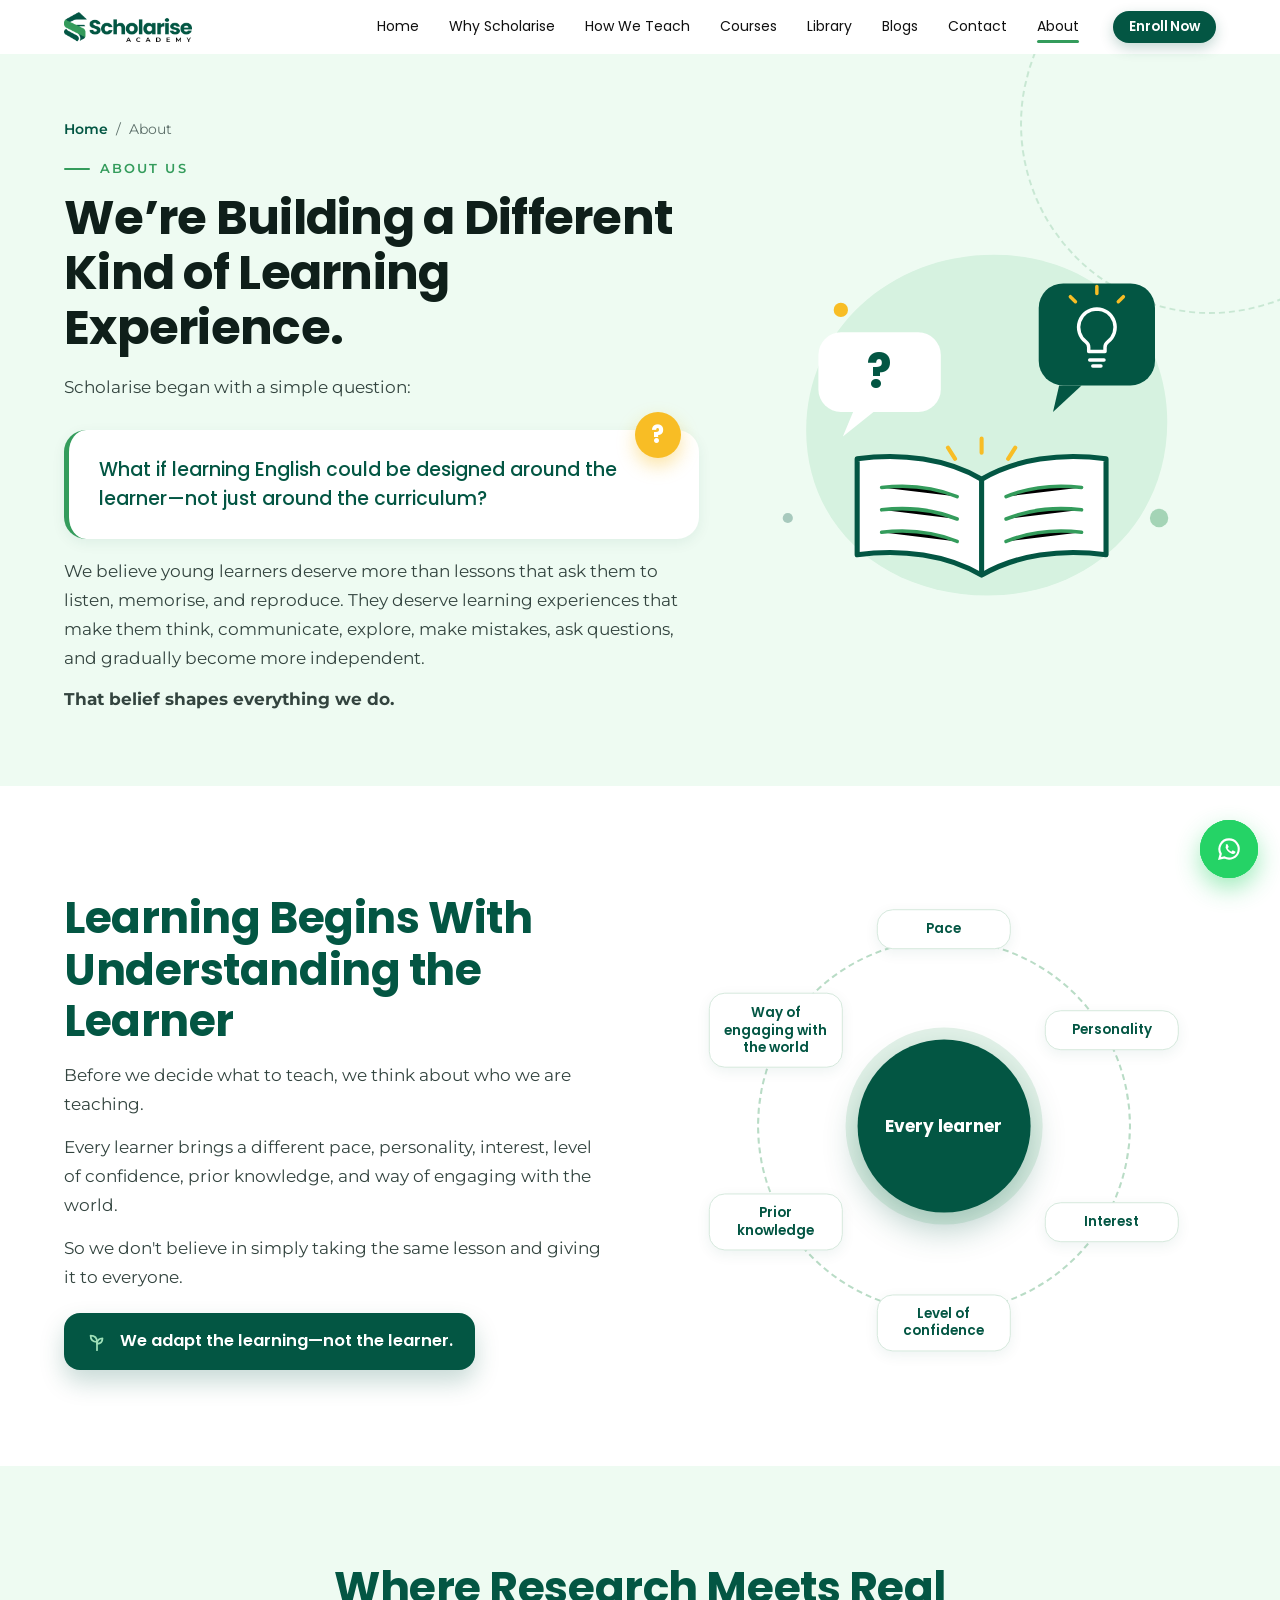
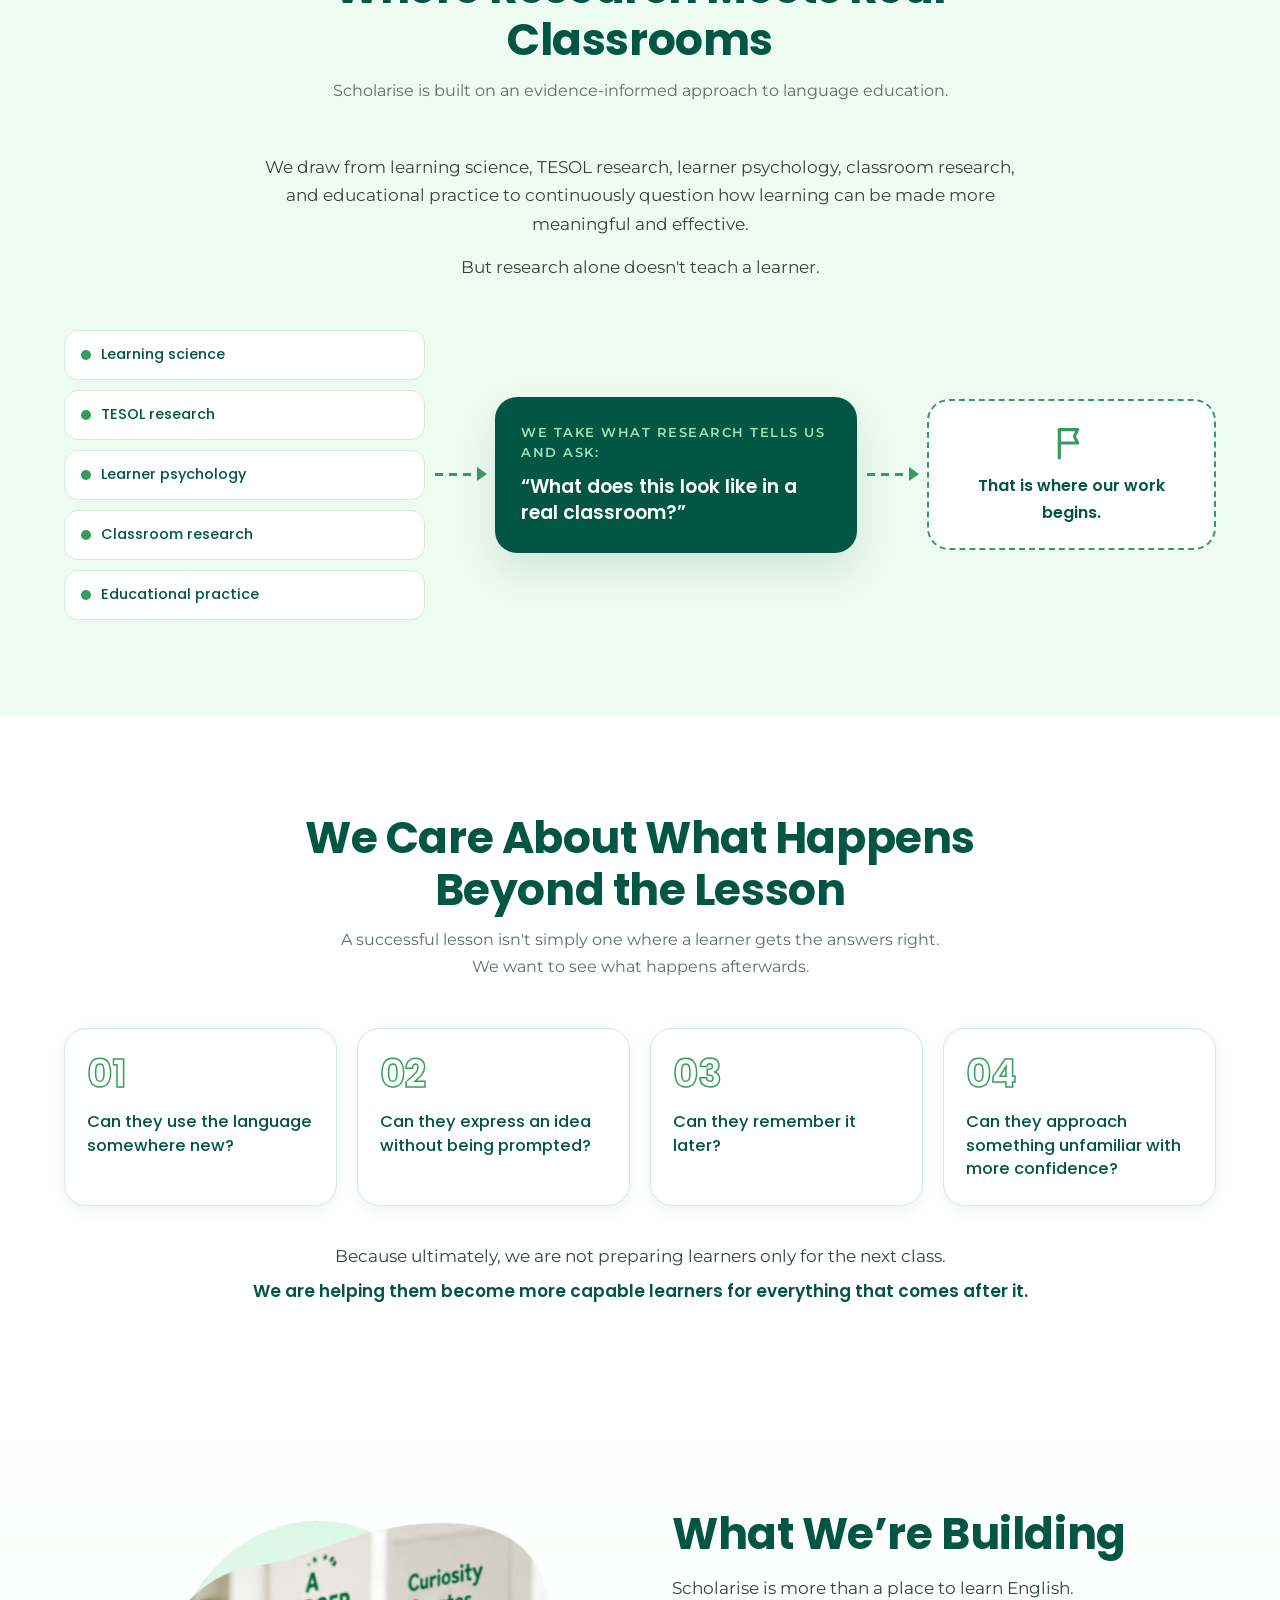
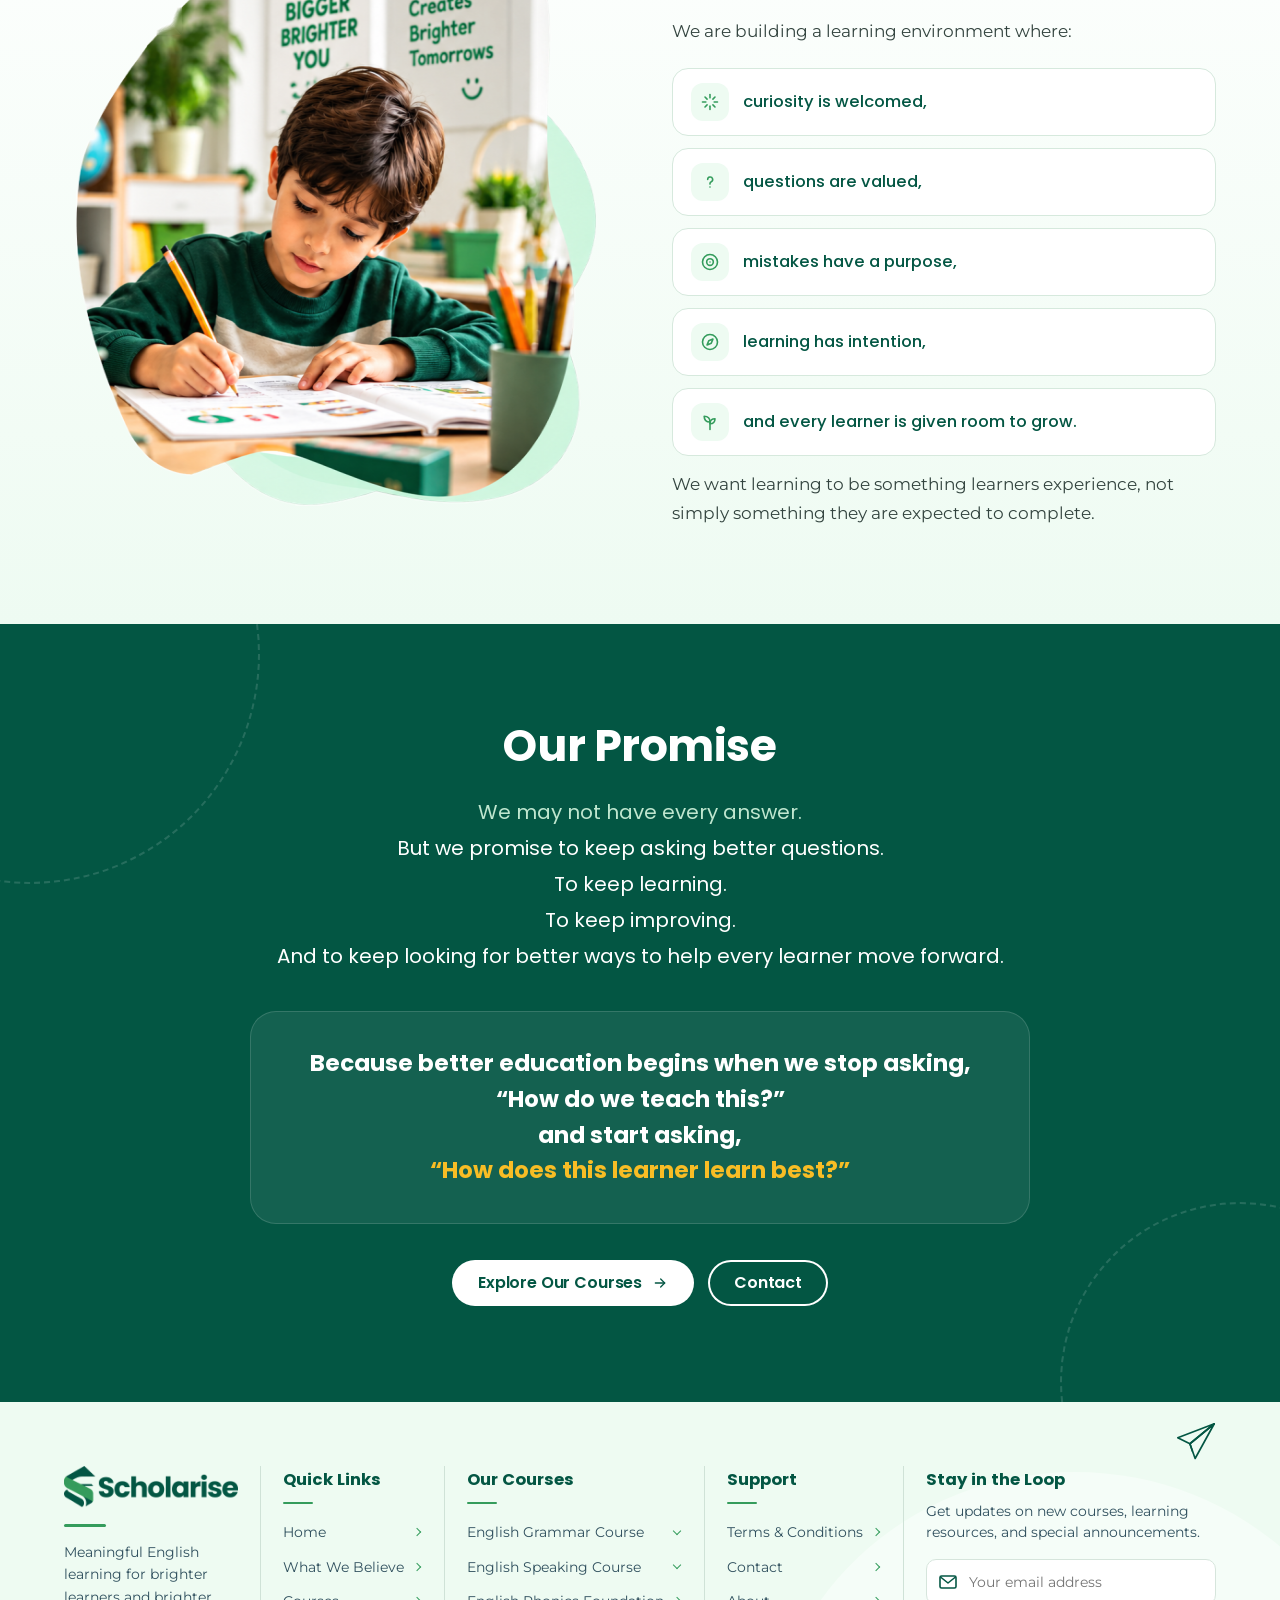
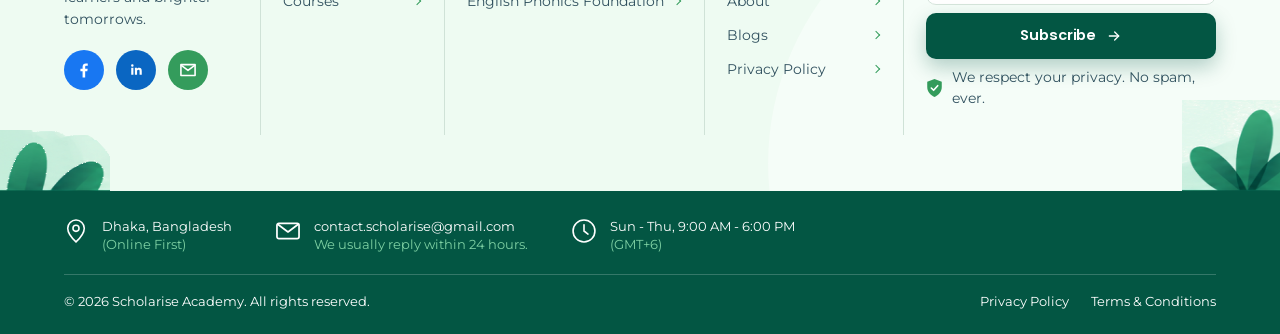
<file: about/index.html>
<!DOCTYPE html>
<html lang="en">
<head>
  <meta charset="UTF-8">
  <meta name="viewport" content="width=device-width, initial-scale=1">
  <title>About | Scholarise Academy</title>
  <meta name="description" content="We’re building a different kind of learning experience.">
  <meta name="theme-color" content="#035643">
  <link rel="icon" href="../favicon.ico" sizes="any">
  <link rel="icon" type="image/png" sizes="32x32" href="../assets/icons/favicon-32.png">
  <link rel="icon" type="image/png" sizes="192x192" href="../assets/icons/icon-192.png">
  <link rel="apple-touch-icon" href="../assets/icons/apple-touch-icon.png">
  <link rel="stylesheet" href="../assets/css/style.css">
  <script>document.documentElement.classList.add('js')</script>
</head>
<body class="page-about">
<a class="skip-link" href="#main">Skip to content</a>
<header class="site-header">
  <div class="container header-inner">
    <a class="logo" href="../" aria-label="Scholarise Academy home"><img src="../assets/images/scholarise-logo.png" alt="Scholarise Academy" width="182" height="44"></a>
    <button class="nav-toggle" aria-label="Open menu" aria-expanded="false" aria-controls="main-nav"><span></span><span></span><span></span></button>
    <nav class="main-nav" id="main-nav" aria-label="Main navigation">
      <ul><li><a href="../#home">Home</a></li><li><a href="../why-scholarise/">Why Scholarise</a></li><li><a href="../how-we-teach/">How We Teach</a></li><li><a href="../#courses">Courses</a></li><li><a href="../library/">Library</a></li><li><a href="../blogs/">Blogs</a></li><li><a href="../contact/">Contact</a></li><li><a href="../about/" class="is-active" aria-current="page">About</a></li></ul>
      <a href="../enroll/" class="btn btn-primary">Enroll Now</a>
    </nav>
  </div>
</header>
<main id="main">
<section class="page-hero">
  <span class="bg-ring" aria-hidden="true"></span>
  <div class="container">
    <div data-stagger="110">
      <nav class="crumbs" aria-label="Breadcrumb" data-reveal><a href="../">Home</a><span aria-hidden="true">/</span><span>About</span></nav>
      <p class="eyebrow" data-reveal>About Us</p>
      <h1 class="page-title" data-reveal>We’re Building a Different Kind of Learning Experience.</h1>
      <p class="page-lead" data-reveal>Scholarise began with a simple question:</p>
      <div class="question-card" data-reveal><span class="qmark" aria-hidden="true">?</span><p>What if learning English could be designed around the learner—not just around the curriculum?</p></div>
      <p class="page-lead" data-reveal>We believe young learners deserve more than lessons that ask them to listen, memorise, and reproduce. They deserve learning experiences that make them think, communicate, explore, make mistakes, ask questions, and gradually become more independent.</p>
      <p class="page-lead" data-reveal><strong>That belief shapes everything we do.</strong></p>
    </div>
    <div class="page-hero-art" data-reveal="zoom"><svg viewBox="0 0 460 400" role="img" aria-label="Illustration of an open book with questions and ideas">
  <path d="M58 214c0-98 82-172 184-172 100 0 170 72 170 164 0 96-74 170-176 170C136 376 58 310 58 214z" fill="#d6f2e0"/>
  <circle cx="92" cy="96" r="7" fill="#F8BD25"/><circle cx="404" cy="300" r="9" fill="#349C5C" opacity=".4"/><circle cx="40" cy="300" r="5" fill="#035643" opacity=".3"/>
  <g class="float">
    <rect x="70" y="118" width="120" height="78" rx="22" fill="#fff"/><path d="M104 196l-10 24 30-24z" fill="#fff"/>
    <text x="130" y="173" text-anchor="middle" font-family="Poppins, sans-serif" font-weight="700" font-size="46" fill="#035643">?</text>
  </g>
  <g class="float-2">
    <rect x="286" y="70" width="114" height="100" rx="24" fill="#035643"/><path d="M306 170l-6 26 28-26z" fill="#035643"/>
    <path d="M343 95a18 18 0 0 0-10.7 32.4c1.8 1.4 2.7 3.2 2.7 5.3v4h16v-4c0-2.1.9-3.9 2.7-5.3A18 18 0 0 0 343 95z" fill="none" stroke="#fff" stroke-width="3.4" stroke-linejoin="round"/>
    <path d="M336 145h14M339 151h8" stroke="#fff" stroke-width="3.4" stroke-linecap="round"/>
    <path d="M343 80v-7M322 88l-5-5M364 88l5-5" stroke="#F8BD25" stroke-width="3.4" stroke-linecap="round"/>
  </g>
  <g>
    <path d="M230 262c-34-20-78-26-122-20v94c44-6 88 0 122 20 34-20 78-26 122-20v-94c-44-6-88 0-122 20z" fill="#fff" stroke="#035643" stroke-width="5" stroke-linejoin="round"/>
    <path d="M230 262v94" stroke="#035643" stroke-width="5"/>
    <path d="M132 270c26-3 52 0 74 9M132 292c26-3 52 0 74 9M132 314c26-3 52 0 74 9M328 270c-26-3-52 0-74 9M328 292c-26-3-52 0-74 9M328 314c-26-3-52 0-74 9" stroke="#349C5C" stroke-width="3.5" stroke-linecap="round"/>
    <path d="M230 236v-14M204 242l-7-11M256 242l7-11" stroke="#F8BD25" stroke-width="4" stroke-linecap="round"/>
  </g>
</svg></div>
  </div>
</section>
<section class="section">
  <div class="container split">
    <div class="prose" data-reveal="left">
      <h2 class="section-title">Learning Begins With Understanding the Learner</h2>
      <p>Before we decide what to teach, we think about who we are teaching.</p>
      <p>Every learner brings a different pace, personality, interest, level of confidence, prior knowledge, and way of engaging with the world.</p>
      <p>So we don't believe in simply taking the same lesson and giving it to everyone.</p>
      <p class="callout"><svg viewBox="0 0 24 24" fill="none" stroke="currentColor" stroke-width="1.9" stroke-linecap="round" stroke-linejoin="round" aria-hidden="true"><path d="M12 21v-9"/><path d="M12 12c-4.5 0-7-2.5-7-7 4.5 0 7 2.5 7 7z"/><path d="M12 14c3.5 0 6-2 6-6-3.5 0-6 2-6 6z"/></svg> We adapt the learning—not the learner.</p>
    </div>
    <div class="learner-diagram" data-reveal="zoom" role="img" aria-label="Diagram: every learner brings a different pace, personality, interest, level of confidence, prior knowledge and way of engaging with the world">
      <span class="orbit" aria-hidden="true"></span>
      <div class="learner-core">Every learner</div>
      <span class="learner-node">Pace</span><span class="learner-node">Personality</span><span class="learner-node">Interest</span><span class="learner-node">Level of confidence</span><span class="learner-node">Prior knowledge</span><span class="learner-node">Way of engaging with the world</span>
    </div>
  </div>
</section>

<section class="section" style="background:var(--light)">
  <div class="container">
    <div class="section-head" data-reveal>
      <h2 class="section-title">Where Research Meets Real Classrooms</h2>
      <p class="section-sub">Scholarise is built on an evidence-informed approach to language education.</p>
    </div>
    <div class="prose" style="max-width:760px;margin:0 auto;text-align:center" data-reveal>
      <p>We draw from learning science, TESOL research, learner psychology, classroom research, and educational practice to continuously question how learning can be made more meaningful and effective.</p>
      <p>But research alone doesn't teach a learner.</p>
    </div>
    <div class="flow" data-stagger="140">
      <ul class="flow-sources" data-reveal="left">
        <li class="flow-chip"><i></i>Learning science</li>
        <li class="flow-chip"><i></i>TESOL research</li>
        <li class="flow-chip"><i></i>Learner psychology</li>
        <li class="flow-chip"><i></i>Classroom research</li>
        <li class="flow-chip"><i></i>Educational practice</li>
      </ul>
      <span class="flow-arrow" aria-hidden="true"></span>
      <div class="flow-question" data-reveal="zoom"><small>We take what research tells us and ask:</small><p>“What does this look like in a real classroom?”</p></div>
      <span class="flow-arrow" aria-hidden="true"></span>
      <div class="flow-end" data-reveal="right"><svg viewBox="0 0 24 24" fill="none" stroke="currentColor" stroke-width="1.9" stroke-linecap="round" stroke-linejoin="round" aria-hidden="true"><path d="M5 21V4"/><path d="M5 4h11l-2 4 2 4H5"/></svg>That is where our work begins.</div>
    </div>
  </div>
</section>

<section class="section">
  <div class="container">
    <div class="section-head" data-reveal>
      <h2 class="section-title">We Care About What Happens Beyond the Lesson</h2>
      <p class="section-sub">A successful lesson isn't simply one where a learner gets the answers right.<br>We want to see what happens afterwards.</p>
    </div>
    <div class="q-grid" data-stagger="110">
      <div class="q-card" data-reveal><span class="q-num">01</span><p>Can they use the language somewhere new?</p></div>
      <div class="q-card" data-reveal><span class="q-num">02</span><p>Can they express an idea without being prompted?</p></div>
      <div class="q-card" data-reveal><span class="q-num">03</span><p>Can they remember it later?</p></div>
      <div class="q-card" data-reveal><span class="q-num">04</span><p>Can they approach something unfamiliar with more confidence?</p></div>
    </div>
    <div class="beyond-close" data-reveal>
      <p>Because ultimately, we are not preparing learners only for the next class.</p>
      <p>We are helping them become more capable learners for everything that comes after it.</p>
    </div>
  </div>
</section>

<section class="section" style="background:linear-gradient(180deg,#fff,var(--light))">
  <div class="container split reverse">
    <div class="prose" data-reveal="right">
      <h2 class="section-title">What We’re Building</h2>
      <p>Scholarise is more than a place to learn English.</p>
      <p>We are building a learning environment where:</p>
      <ul class="build-list" data-stagger="100">
        <li data-reveal><span><svg viewBox="0 0 24 24" fill="none" stroke="currentColor" stroke-width="1.9" stroke-linecap="round" stroke-linejoin="round" aria-hidden="true"><path d="M12 3v4"/><path d="M12 17v4"/><path d="M3 12h4"/><path d="M17 12h4"/><path d="M6 6l2.5 2.5"/><path d="M15.5 15.5 18 18"/><path d="M18 6l-2.5 2.5"/><path d="M8.5 15.5 6 18"/></svg></span>curiosity is welcomed,</li>
        <li data-reveal><span><svg viewBox="0 0 24 24" fill="none" stroke="currentColor" stroke-width="1.9" stroke-linecap="round" stroke-linejoin="round" aria-hidden="true"><path d="M9.2 9a3 3 0 1 1 4.3 2.7c-.9.4-1.5 1.2-1.5 2.2v.6"/><path d="M12 18h.01"/></svg></span>questions are valued,</li>
        <li data-reveal><span><svg viewBox="0 0 24 24" fill="none" stroke="currentColor" stroke-width="1.9" stroke-linecap="round" stroke-linejoin="round" aria-hidden="true"><path d="M12 21a9 9 0 1 0 0-18 9 9 0 0 0 0 18z"/><path d="M12 16a4 4 0 1 0 0-8 4 4 0 0 0 0 8z"/><path d="M12 12h.01"/></svg></span>mistakes have a purpose,</li>
        <li data-reveal><span><svg viewBox="0 0 24 24" fill="none" stroke="currentColor" stroke-width="1.9" stroke-linecap="round" stroke-linejoin="round" aria-hidden="true"><path d="M12 21a9 9 0 1 0 0-18 9 9 0 0 0 0 18z"/><path d="M15.5 8.5l-2 5-5 2 2-5z"/></svg></span>learning has intention,</li>
        <li data-reveal><span><svg viewBox="0 0 24 24" fill="none" stroke="currentColor" stroke-width="1.9" stroke-linecap="round" stroke-linejoin="round" aria-hidden="true"><path d="M12 21v-9"/><path d="M12 12c-4.5 0-7-2.5-7-7 4.5 0 7 2.5 7 7z"/><path d="M12 14c3.5 0 6-2 6-6-3.5 0-6 2-6 6z"/></svg></span>and every learner is given room to grow.</li>
      </ul>
      <p>We want learning to be something learners experience, not simply something they are expected to complete.</p>
    </div>
    <div data-reveal="left"><img src="../assets/images/philosophy-learner.png" alt="A young learner writing in a notebook" width="564" height="586" style="width:100%;max-width:520px;margin:0 auto"></div>
  </div>
</section>

<section class="section promise">
  <span class="ring r1" aria-hidden="true"></span><span class="ring r2" aria-hidden="true"></span>
  <div class="container" style="position:relative">
    <h2 class="section-title" data-reveal>Our Promise</h2>
    <div class="promise-lines" data-stagger="160">
      <p data-reveal>We may not have every answer.</p>
      <p data-reveal>But we promise to keep asking better questions.</p>
      <p data-reveal>To keep learning.</p>
      <p data-reveal>To keep improving.</p>
      <p data-reveal>And to keep looking for better ways to help every learner move forward.</p>
    </div>
    <p class="promise-quote" data-reveal="zoom">Because better education begins when we stop asking,<br>“How do we teach this?”<br>and start asking,<br><em>“How does this learner learn best?”</em></p>
    <div class="cta-row" data-reveal>
      <a class="btn btn-light" href="../#courses">Explore Our Courses <svg viewBox="0 0 24 24" fill="none" stroke="currentColor" stroke-width="1.9" stroke-linecap="round" stroke-linejoin="round" aria-hidden="true"><path d="M5 12h14"/><path d="M13 6l6 6-6 6"/></svg></a>
      <a class="btn btn-outline" style="color:#fff;box-shadow:inset 0 0 0 2px #fff" href="../contact/">Contact</a>
    </div>
  </div>
</section>
</main>
<footer class="site-footer">
  <div class="footer-main">
    <div class="container footer-grid" data-stagger="110">
      <div class="footer-brand" data-reveal>
        <img src="../assets/images/scholarise-logo-footer.png" alt="Scholarise" width="200" height="48">
        <span class="footer-rule" aria-hidden="true"></span>
        <p>Meaningful English learning for brighter learners and brighter tomorrows.</p>
        <ul class="social" aria-label="Social media">
          <li><a class="fb" href="https://www.facebook.com/scholariseacademy" target="_blank" rel="noopener" aria-label="Scholarise on Facebook"><svg viewBox="0 0 24 24" aria-hidden="true"><path fill="currentColor" d="M13.4 21v-7.6h2.6l.4-3h-3V8.5c0-.9.3-1.5 1.5-1.5h1.6V4.3c-.3 0-1.2-.1-2.3-.1-2.3 0-3.9 1.4-3.9 4v2.2H7.7v3h2.6V21z"/></svg></a></li>
          <li><a class="li" href="https://www.linkedin.com/company/scholariseacademy" target="_blank" rel="noopener" aria-label="Scholarise on LinkedIn"><svg viewBox="0 0 24 24" aria-hidden="true"><path fill="currentColor" d="M6.3 9.4h2.6v8.4H6.3zM7.6 5.2a1.5 1.5 0 1 1 0 3 1.5 1.5 0 0 1 0-3zM10.6 9.4h2.5v1.2c.4-.7 1.2-1.4 2.6-1.4 2.7 0 3.2 1.8 3.2 4.1v4.5h-2.6v-4c0-1 0-2.2-1.4-2.2s-1.6 1-1.6 2.1v4.1h-2.6z"/></svg></a></li>
          <li><a class="em" href="mailto:contact.scholarise@gmail.com" aria-label="Email Scholarise"><svg viewBox="0 0 24 24" fill="none" stroke="currentColor" stroke-width="1.9" stroke-linecap="round" stroke-linejoin="round" aria-hidden="true"><path d="M3.5 5.5h17v13h-17z"/><path d="M4 6.5l8 6 8-6"/></svg></a></li>
        </ul>
      </div>
      <div class="footer-col" data-reveal>
        <h4>Quick Links</h4>
        <ul>
          <li><a href="../#home">Home</a></li>
          <li><a href="../#what-we-believe">What We Believe</a></li>
          <li><a href="../#courses">Courses</a></li>
        </ul>
      </div>
      <div class="footer-col" data-reveal>
        <h4>Our Courses</h4>
        <ul>
          <li><details><summary>English Grammar Course</summary><ul>
            <li><a href="../?track=grammar#courses" data-track-link="grammar">Basic <small>Grades 1-2</small></a></li>
            <li><a href="../?track=grammar#courses" data-track-link="grammar">Intermediate <small>Grades 3-5</small></a></li>
            <li><a href="../?track=grammar#courses" data-track-link="grammar">Advanced <small>Grades 6-8</small></a></li>
          </ul></details></li>
          <li><details><summary>English Speaking Course</summary><ul>
            <li><a href="../?track=speaking#courses" data-track-link="speaking">Basic <small>Grades 1-2</small></a></li>
            <li><a href="../?track=speaking#courses" data-track-link="speaking">Intermediate <small>Grades 3-5</small></a></li>
            <li><a href="../?track=speaking#courses" data-track-link="speaking">Advanced <small>Grades 6-8</small></a></li>
          </ul></details></li>
          <li><a href="../?track=phonics#courses" data-track-link="phonics">English Phonics Foundation</a></li>
        </ul>
      </div>
      <div class="footer-col" data-reveal>
        <h4>Support</h4>
        <ul>
          <li><a href="../terms&amp;condition/">Terms &amp; Conditions</a></li>
          <li><a href="../contact/">Contact</a></li>
          <li><a href="../about/">About</a></li>
          <li><a href="../blogs/">Blogs</a></li>
          <li><a href="../privacy-policy/">Privacy Policy</a></li>
        </ul>
      </div>
      <div class="newsletter" data-reveal>
        <svg class="plane" viewBox="0 0 46 46" aria-hidden="true"><g fill="none" stroke="#035643" stroke-width="1.9" stroke-linejoin="round"><path d="M44 2 L 2 18 L 16 25 Z"/><path d="M44 2 L 16 25 L 22 42 Z"/><path d="M16 25 L 19 34"/></g></svg>
        <h4>Stay in the Loop</h4>
        <p>Get updates on new courses, learning resources, and special announcements.</p>
        <form class="subscribe" novalidate>
          <div class="input-wrap">
            <svg class="mail" viewBox="0 0 18 14" aria-hidden="true"><rect x="1" y="1" width="16" height="12" rx="1.5" fill="none" stroke="#035643" stroke-width="1.6"/><path d="M1.5 2 L 9 8 L 16.5 2" fill="none" stroke="#035643" stroke-width="1.6" stroke-linejoin="round"/></svg>
            <label class="sr-only" for="nl-email">Email address</label>
            <input id="nl-email" type="email" name="email" placeholder="Your email address" autocomplete="email" required>
          </div>
          <button type="submit" class="btn btn-primary btn-subscribe">Subscribe <svg viewBox="0 0 24 24" fill="none" stroke="currentColor" stroke-width="1.9" stroke-linecap="round" stroke-linejoin="round" aria-hidden="true"><path d="M5 12h14"/><path d="M13 6l6 6-6 6"/></svg></button>
        </form>
        <p class="privacy"><svg viewBox="0 0 18 22" aria-hidden="true"><path d="M9 1 L 17 4 V 10 C 17 15, 13.5 19, 9 21 C 4.5 19, 1 15, 1 10 V 4 Z" fill="#349C5C"/><path d="M5.5 11 L 8 13.5 L 12.5 8.5" fill="none" stroke="#fff" stroke-width="1.8" stroke-linecap="round" stroke-linejoin="round"/></svg>We respect your privacy. No spam, ever.</p>
        <p class="nl-status" role="status" aria-live="polite"></p>
      </div>
    </div>
    <img class="leaves leaves-left" src="../assets/images/leaves-left.png" alt="" width="118" height="61">
    <img class="leaves leaves-right" src="../assets/images/leaves-right.png" alt="" width="105" height="91">
  </div>
  <div class="footer-bar">
    <div class="container">
      <ul class="contact-strip">
        <li><svg viewBox="0 0 21 27" aria-hidden="true"><path d="M10.5 1.2A9.3 9.3 0 0 0 1.2 10.5c0 6.8 9.3 15.3 9.3 15.3s9.3-8.5 9.3-15.3a9.3 9.3 0 0 0-9.3-9.3z" fill="none" stroke="#fff" stroke-width="1.8"/><circle cx="10.5" cy="10.5" r="3.4" fill="none" stroke="#fff" stroke-width="1.8"/></svg><span>Dhaka, Bangladesh<small>(Online First)</small></span></li>
        <li><svg viewBox="0 0 25 18" aria-hidden="true"><rect x="1" y="1" width="23" height="16" rx="2" fill="none" stroke="#fff" stroke-width="1.8"/><path d="M1.8 2 L 12.5 10 L 23.2 2" fill="none" stroke="#fff" stroke-width="1.8" stroke-linejoin="round"/></svg><span><a href="mailto:contact.scholarise@gmail.com">contact.scholarise@gmail.com</a><small>We usually reply within 24 hours.</small></span></li>
        <li><svg viewBox="0 0 27 27" aria-hidden="true"><circle cx="13.5" cy="13.5" r="12.3" fill="none" stroke="#fff" stroke-width="1.8"/><path d="M13.5 6.5 V 13.5 L 18 17" fill="none" stroke="#fff" stroke-width="1.8" stroke-linecap="round"/></svg><span>Sun - Thu, 9:00 AM - 6:00 PM<small>(GMT+6)</small></span></li>
      </ul>
      <div class="bar-bottom">
        <p>© 2026 Scholarise Academy. All rights reserved.</p>
        <ul class="legal-links">
          <li><a href="../privacy-policy/">Privacy Policy</a></li>
          <li><a href="../terms&amp;condition/">Terms &amp; Conditions</a></li>
        </ul>
      </div>
    </div>
  </div>
</footer>
<a class="wa-float js-whatsapp" href="https://wa.me/8801338055356" target="_blank" rel="noopener" aria-label="Chat with Scholarise on WhatsApp"><svg viewBox="0 0 24 24"><path fill="none" stroke="#fff" stroke-width="1.7" d="M12 4.3a7.7 7.7 0 0 0-6.6 11.6l-1 3.8 3.9-1a7.7 7.7 0 1 0 3.7-14.4z"/><path fill="#fff" d="M9.4 8.5c.2-.4.4-.4.6-.4h.5c.2 0 .4 0 .5.4l.7 1.6c.1.2 0 .4-.1.5l-.5.6c-.1.1-.2.3 0 .5.3.5.8 1.1 1.3 1.5.6.5 1.1.7 1.4.8.2.1.3 0 .4-.1l.6-.7c.1-.2.3-.2.5-.1l1.6.8c.2.1.3.2.3.3 0 .3-.1.9-.5 1.2-.4.4-1.1.6-1.7.5-.9-.1-2-.5-3.2-1.5-1.3-1.1-2-2.4-2.3-3-.3-.7-.2-1.5.1-1.9z"/></svg><span class="wa-tip">Chat on WhatsApp</span></a>
<script src="../assets/js/main.js"></script>
<script src="../assets/js/guard.js"></script>
</body>
</html>
</file>
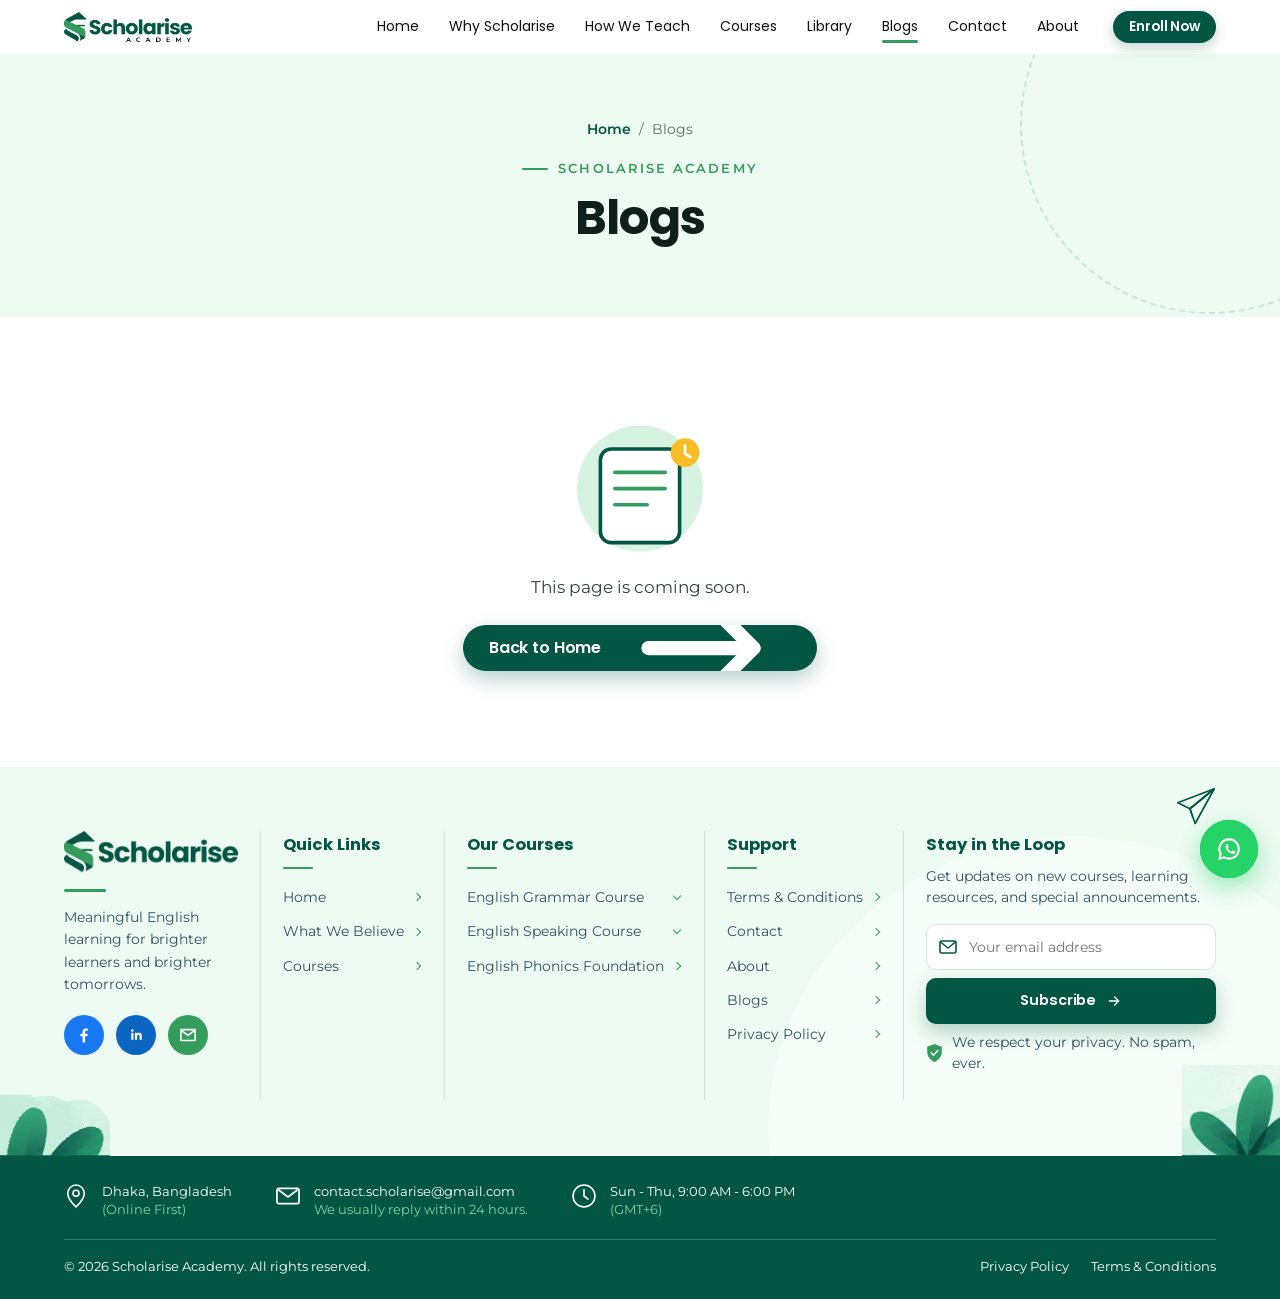
<file: blogs/index.html>
<!DOCTYPE html>
<html lang="en">
<head>
  <meta charset="UTF-8">
  <meta name="viewport" content="width=device-width, initial-scale=1">
  <title>Blogs | Scholarise Academy</title>
  <meta name="description" content="Blogs – Scholarise Academy">
  <meta name="theme-color" content="#035643">
  <link rel="icon" href="../favicon.ico" sizes="any">
  <link rel="icon" type="image/png" sizes="32x32" href="../assets/icons/favicon-32.png">
  <link rel="icon" type="image/png" sizes="192x192" href="../assets/icons/icon-192.png">
  <link rel="apple-touch-icon" href="../assets/icons/apple-touch-icon.png">
  <link rel="stylesheet" href="../assets/css/style.css">
  <script>document.documentElement.classList.add('js')</script>
</head>
<body class="page-blogs">
<a class="skip-link" href="#main">Skip to content</a>
<header class="site-header">
  <div class="container header-inner">
    <a class="logo" href="../" aria-label="Scholarise Academy home"><img src="../assets/images/scholarise-logo.png" alt="Scholarise Academy" width="182" height="44"></a>
    <button class="nav-toggle" aria-label="Open menu" aria-expanded="false" aria-controls="main-nav"><span></span><span></span><span></span></button>
    <nav class="main-nav" id="main-nav" aria-label="Main navigation">
      <ul><li><a href="../#home">Home</a></li><li><a href="../why-scholarise/">Why Scholarise</a></li><li><a href="../how-we-teach/">How We Teach</a></li><li><a href="../#courses">Courses</a></li><li><a href="../library/">Library</a></li><li><a href="../blogs/" class="is-active" aria-current="page">Blogs</a></li><li><a href="../contact/">Contact</a></li><li><a href="../about/">About</a></li></ul>
      <a href="../enroll/" class="btn btn-primary">Enroll Now</a>
    </nav>
  </div>
</header>
<main id="main">
<section class="page-hero is-simple">
  <span class="bg-ring" aria-hidden="true"></span>
  <div class="container">
    <div data-stagger="110">
      <nav class="crumbs" aria-label="Breadcrumb" data-reveal><a href="../">Home</a><span aria-hidden="true">/</span><span>Blogs</span></nav>
      <p class="eyebrow" data-reveal>Scholarise Academy</p>
      <h1 class="page-title" data-reveal>Blogs</h1>
      
      
    </div>
    
  </div>
</section>
<section class="section">
  <div class="container soon" data-reveal="zoom">
    <svg viewBox="0 0 200 160" aria-hidden="true"><circle cx="100" cy="84" r="70" fill="#d6f2e0"/>
<rect x="56" y="40" width="88" height="104" rx="12" fill="#fff" stroke="#035643" stroke-width="4"/>
<path d="M72 66h56M72 84h56M72 102h36" stroke="#349C5C" stroke-width="4" stroke-linecap="round"/>
<circle class="float" cx="150" cy="44" r="16" fill="#F8BD25"/><path d="M150 36v9l6 4" stroke="#fff" stroke-width="3" stroke-linecap="round" fill="none"/></svg>
    <p>This page is coming soon.</p>
    <a class="btn btn-primary" href="../">Back to Home <svg viewBox="0 0 24 24" fill="none" stroke="currentColor" stroke-width="1.9" stroke-linecap="round" stroke-linejoin="round" aria-hidden="true"><path d="M5 12h14"/><path d="M13 6l6 6-6 6"/></svg></a>
  </div>
</section>
</main>
<footer class="site-footer">
  <div class="footer-main">
    <div class="container footer-grid" data-stagger="110">
      <div class="footer-brand" data-reveal>
        <img src="../assets/images/scholarise-logo-footer.png" alt="Scholarise" width="200" height="48">
        <span class="footer-rule" aria-hidden="true"></span>
        <p>Meaningful English learning for brighter learners and brighter tomorrows.</p>
        <ul class="social" aria-label="Social media">
          <li><a class="fb" href="https://www.facebook.com/scholariseacademy" target="_blank" rel="noopener" aria-label="Scholarise on Facebook"><svg viewBox="0 0 24 24" aria-hidden="true"><path fill="currentColor" d="M13.4 21v-7.6h2.6l.4-3h-3V8.5c0-.9.3-1.5 1.5-1.5h1.6V4.3c-.3 0-1.2-.1-2.3-.1-2.3 0-3.9 1.4-3.9 4v2.2H7.7v3h2.6V21z"/></svg></a></li>
          <li><a class="li" href="https://www.linkedin.com/company/scholariseacademy" target="_blank" rel="noopener" aria-label="Scholarise on LinkedIn"><svg viewBox="0 0 24 24" aria-hidden="true"><path fill="currentColor" d="M6.3 9.4h2.6v8.4H6.3zM7.6 5.2a1.5 1.5 0 1 1 0 3 1.5 1.5 0 0 1 0-3zM10.6 9.4h2.5v1.2c.4-.7 1.2-1.4 2.6-1.4 2.7 0 3.2 1.8 3.2 4.1v4.5h-2.6v-4c0-1 0-2.2-1.4-2.2s-1.6 1-1.6 2.1v4.1h-2.6z"/></svg></a></li>
          <li><a class="em" href="mailto:contact.scholarise@gmail.com" aria-label="Email Scholarise"><svg viewBox="0 0 24 24" fill="none" stroke="currentColor" stroke-width="1.9" stroke-linecap="round" stroke-linejoin="round" aria-hidden="true"><path d="M3.5 5.5h17v13h-17z"/><path d="M4 6.5l8 6 8-6"/></svg></a></li>
        </ul>
      </div>
      <div class="footer-col" data-reveal>
        <h4>Quick Links</h4>
        <ul>
          <li><a href="../#home">Home</a></li>
          <li><a href="../#what-we-believe">What We Believe</a></li>
          <li><a href="../#courses">Courses</a></li>
        </ul>
      </div>
      <div class="footer-col" data-reveal>
        <h4>Our Courses</h4>
        <ul>
          <li><details><summary>English Grammar Course</summary><ul>
            <li><a href="../?track=grammar#courses" data-track-link="grammar">Basic <small>Grades 1-2</small></a></li>
            <li><a href="../?track=grammar#courses" data-track-link="grammar">Intermediate <small>Grades 3-5</small></a></li>
            <li><a href="../?track=grammar#courses" data-track-link="grammar">Advanced <small>Grades 6-8</small></a></li>
          </ul></details></li>
          <li><details><summary>English Speaking Course</summary><ul>
            <li><a href="../?track=speaking#courses" data-track-link="speaking">Basic <small>Grades 1-2</small></a></li>
            <li><a href="../?track=speaking#courses" data-track-link="speaking">Intermediate <small>Grades 3-5</small></a></li>
            <li><a href="../?track=speaking#courses" data-track-link="speaking">Advanced <small>Grades 6-8</small></a></li>
          </ul></details></li>
          <li><a href="../?track=phonics#courses" data-track-link="phonics">English Phonics Foundation</a></li>
        </ul>
      </div>
      <div class="footer-col" data-reveal>
        <h4>Support</h4>
        <ul>
          <li><a href="../terms&amp;condition/">Terms &amp; Conditions</a></li>
          <li><a href="../contact/">Contact</a></li>
          <li><a href="../about/">About</a></li>
          <li><a href="../blogs/">Blogs</a></li>
          <li><a href="../privacy-policy/">Privacy Policy</a></li>
        </ul>
      </div>
      <div class="newsletter" data-reveal>
        <svg class="plane" viewBox="0 0 46 46" aria-hidden="true"><g fill="none" stroke="#035643" stroke-width="1.9" stroke-linejoin="round"><path d="M44 2 L 2 18 L 16 25 Z"/><path d="M44 2 L 16 25 L 22 42 Z"/><path d="M16 25 L 19 34"/></g></svg>
        <h4>Stay in the Loop</h4>
        <p>Get updates on new courses, learning resources, and special announcements.</p>
        <form class="subscribe" novalidate>
          <div class="input-wrap">
            <svg class="mail" viewBox="0 0 18 14" aria-hidden="true"><rect x="1" y="1" width="16" height="12" rx="1.5" fill="none" stroke="#035643" stroke-width="1.6"/><path d="M1.5 2 L 9 8 L 16.5 2" fill="none" stroke="#035643" stroke-width="1.6" stroke-linejoin="round"/></svg>
            <label class="sr-only" for="nl-email">Email address</label>
            <input id="nl-email" type="email" name="email" placeholder="Your email address" autocomplete="email" required>
          </div>
          <button type="submit" class="btn btn-primary btn-subscribe">Subscribe <svg viewBox="0 0 24 24" fill="none" stroke="currentColor" stroke-width="1.9" stroke-linecap="round" stroke-linejoin="round" aria-hidden="true"><path d="M5 12h14"/><path d="M13 6l6 6-6 6"/></svg></button>
        </form>
        <p class="privacy"><svg viewBox="0 0 18 22" aria-hidden="true"><path d="M9 1 L 17 4 V 10 C 17 15, 13.5 19, 9 21 C 4.5 19, 1 15, 1 10 V 4 Z" fill="#349C5C"/><path d="M5.5 11 L 8 13.5 L 12.5 8.5" fill="none" stroke="#fff" stroke-width="1.8" stroke-linecap="round" stroke-linejoin="round"/></svg>We respect your privacy. No spam, ever.</p>
        <p class="nl-status" role="status" aria-live="polite"></p>
      </div>
    </div>
    <img class="leaves leaves-left" src="../assets/images/leaves-left.png" alt="" width="118" height="61">
    <img class="leaves leaves-right" src="../assets/images/leaves-right.png" alt="" width="105" height="91">
  </div>
  <div class="footer-bar">
    <div class="container">
      <ul class="contact-strip">
        <li><svg viewBox="0 0 21 27" aria-hidden="true"><path d="M10.5 1.2A9.3 9.3 0 0 0 1.2 10.5c0 6.8 9.3 15.3 9.3 15.3s9.3-8.5 9.3-15.3a9.3 9.3 0 0 0-9.3-9.3z" fill="none" stroke="#fff" stroke-width="1.8"/><circle cx="10.5" cy="10.5" r="3.4" fill="none" stroke="#fff" stroke-width="1.8"/></svg><span>Dhaka, Bangladesh<small>(Online First)</small></span></li>
        <li><svg viewBox="0 0 25 18" aria-hidden="true"><rect x="1" y="1" width="23" height="16" rx="2" fill="none" stroke="#fff" stroke-width="1.8"/><path d="M1.8 2 L 12.5 10 L 23.2 2" fill="none" stroke="#fff" stroke-width="1.8" stroke-linejoin="round"/></svg><span><a href="mailto:contact.scholarise@gmail.com">contact.scholarise@gmail.com</a><small>We usually reply within 24 hours.</small></span></li>
        <li><svg viewBox="0 0 27 27" aria-hidden="true"><circle cx="13.5" cy="13.5" r="12.3" fill="none" stroke="#fff" stroke-width="1.8"/><path d="M13.5 6.5 V 13.5 L 18 17" fill="none" stroke="#fff" stroke-width="1.8" stroke-linecap="round"/></svg><span>Sun - Thu, 9:00 AM - 6:00 PM<small>(GMT+6)</small></span></li>
      </ul>
      <div class="bar-bottom">
        <p>© 2026 Scholarise Academy. All rights reserved.</p>
        <ul class="legal-links">
          <li><a href="../privacy-policy/">Privacy Policy</a></li>
          <li><a href="../terms&amp;condition/">Terms &amp; Conditions</a></li>
        </ul>
      </div>
    </div>
  </div>
</footer>
<a class="wa-float js-whatsapp" href="https://wa.me/8801338055356" target="_blank" rel="noopener" aria-label="Chat with Scholarise on WhatsApp"><svg viewBox="0 0 24 24"><path fill="none" stroke="#fff" stroke-width="1.7" d="M12 4.3a7.7 7.7 0 0 0-6.6 11.6l-1 3.8 3.9-1a7.7 7.7 0 1 0 3.7-14.4z"/><path fill="#fff" d="M9.4 8.5c.2-.4.4-.4.6-.4h.5c.2 0 .4 0 .5.4l.7 1.6c.1.2 0 .4-.1.5l-.5.6c-.1.1-.2.3 0 .5.3.5.8 1.1 1.3 1.5.6.5 1.1.7 1.4.8.2.1.3 0 .4-.1l.6-.7c.1-.2.3-.2.5-.1l1.6.8c.2.1.3.2.3.3 0 .3-.1.9-.5 1.2-.4.4-1.1.6-1.7.5-.9-.1-2-.5-3.2-1.5-1.3-1.1-2-2.4-2.3-3-.3-.7-.2-1.5.1-1.9z"/></svg><span class="wa-tip">Chat on WhatsApp</span></a>
<script src="../assets/js/main.js"></script>
<script src="../assets/js/guard.js"></script>
</body>
</html>
</file>
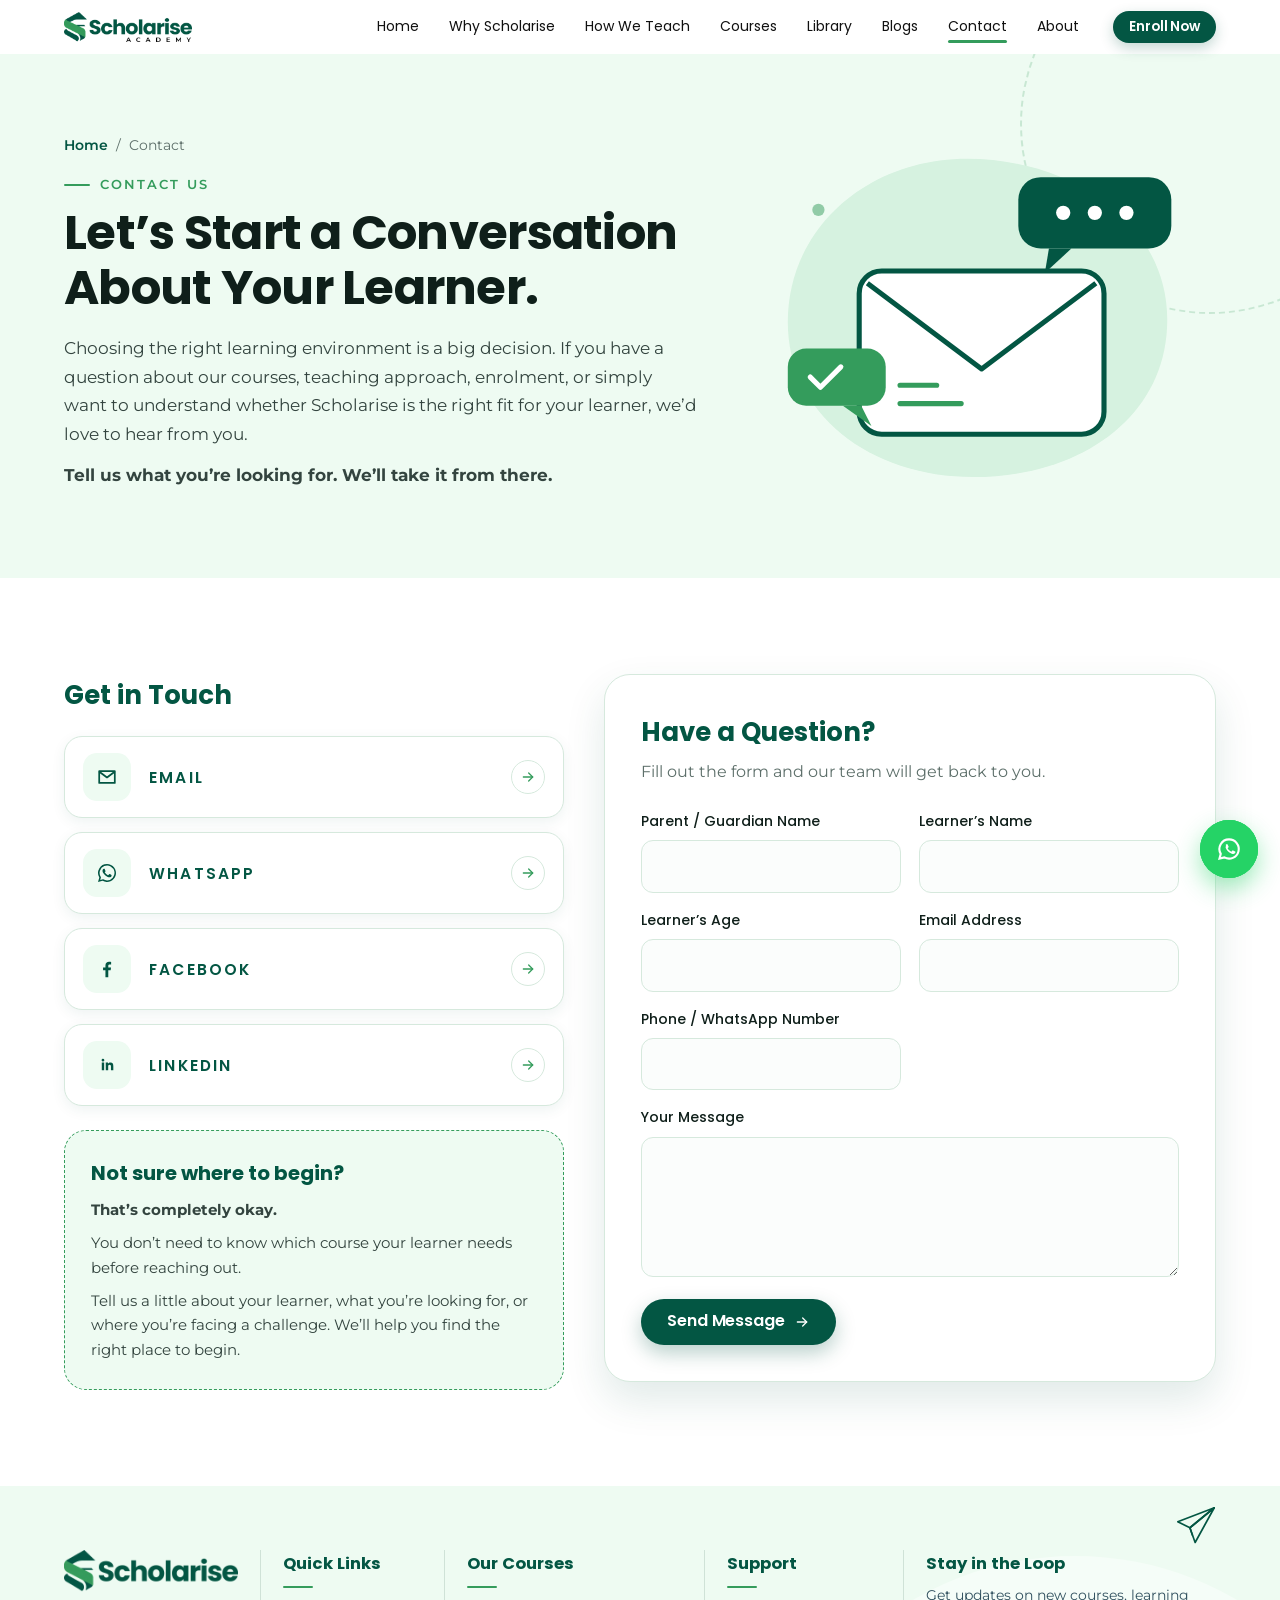
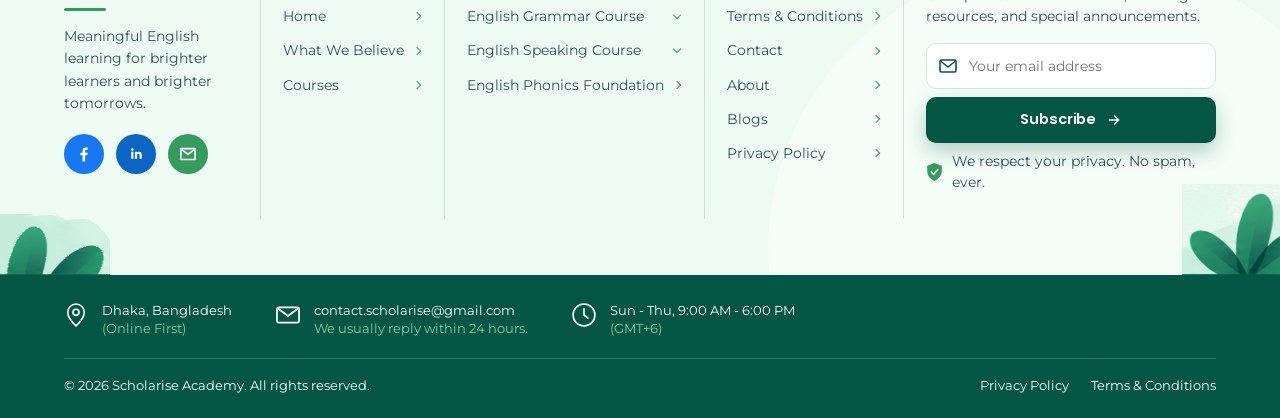
<file: contact/index.html>
<!DOCTYPE html>
<html lang="en">
<head>
  <meta charset="UTF-8">
  <meta name="viewport" content="width=device-width, initial-scale=1">
  <title>Contact | Scholarise Academy</title>
  <meta name="description" content="Let’s start a conversation about your learner.">
  <meta name="theme-color" content="#035643">
  <link rel="icon" href="../favicon.ico" sizes="any">
  <link rel="icon" type="image/png" sizes="32x32" href="../assets/icons/favicon-32.png">
  <link rel="icon" type="image/png" sizes="192x192" href="../assets/icons/icon-192.png">
  <link rel="apple-touch-icon" href="../assets/icons/apple-touch-icon.png">
  <link rel="stylesheet" href="../assets/css/style.css">
  <script>document.documentElement.classList.add('js')</script>
</head>
<body class="page-contact">
<a class="skip-link" href="#main">Skip to content</a>
<header class="site-header">
  <div class="container header-inner">
    <a class="logo" href="../" aria-label="Scholarise Academy home"><img src="../assets/images/scholarise-logo.png" alt="Scholarise Academy" width="182" height="44"></a>
    <button class="nav-toggle" aria-label="Open menu" aria-expanded="false" aria-controls="main-nav"><span></span><span></span><span></span></button>
    <nav class="main-nav" id="main-nav" aria-label="Main navigation">
      <ul><li><a href="../#home">Home</a></li><li><a href="../why-scholarise/">Why Scholarise</a></li><li><a href="../how-we-teach/">How We Teach</a></li><li><a href="../#courses">Courses</a></li><li><a href="../library/">Library</a></li><li><a href="../blogs/">Blogs</a></li><li><a href="../contact/" class="is-active" aria-current="page">Contact</a></li><li><a href="../about/">About</a></li></ul>
      <a href="../enroll/" class="btn btn-primary">Enroll Now</a>
    </nav>
  </div>
</header>
<main id="main">
<section class="page-hero">
  <span class="bg-ring" aria-hidden="true"></span>
  <div class="container">
    <div data-stagger="110">
      <nav class="crumbs" aria-label="Breadcrumb" data-reveal><a href="../">Home</a><span aria-hidden="true">/</span><span>Contact</span></nav>
      <p class="eyebrow" data-reveal>Contact Us</p>
      <h1 class="page-title" data-reveal>Let’s Start a Conversation About Your Learner.</h1>
      <p class="page-lead" data-reveal>Choosing the right learning environment is a big decision. If you have a question about our courses, teaching approach, enrolment, or simply want to understand whether Scholarise is the right fit for your learner, we’d love to hear from you.</p><p class="page-lead" data-reveal><strong>Tell us what you’re looking for. We’ll take it from there.</strong></p>
      
    </div>
    <div class="page-hero-art" data-reveal="zoom"><svg viewBox="0 0 460 380" role="img" aria-label="Illustration of an envelope and chat messages">
  <path d="M40 200c0-92 78-160 176-160 102 0 196 62 196 158 0 94-84 154-190 154C120 352 40 290 40 200z" fill="#d6f2e0"/>
  <circle cx="400" cy="90" r="8" fill="#F8BD25"/><circle cx="70" cy="90" r="6" fill="#349C5C" opacity=".5"/>
  <g class="float">
    <rect x="110" y="150" width="240" height="160" rx="22" fill="#fff" stroke="#035643" stroke-width="5"/>
    <path d="M118 162l112 84 112-84" fill="none" stroke="#035643" stroke-width="5" stroke-linejoin="round"/>
    <path d="M150 280h60M150 262h36" stroke="#349C5C" stroke-width="5" stroke-linecap="round"/>
  </g>
  <g class="float-2">
    <rect x="266" y="58" width="150" height="70" rx="22" fill="#035643"/><path d="M296 128l-4 24 26-24z" fill="#035643"/>
    <circle cx="310" cy="93" r="7" fill="#fff"/><circle cx="341" cy="93" r="7" fill="#fff"/><circle cx="372" cy="93" r="7" fill="#fff"/>
  </g>
  <g class="float-2">
    <rect x="40" y="226" width="96" height="56" rx="18" fill="#349C5C"/><path d="M112 282l10 20-28-20z" fill="#349C5C"/>
    <path d="M62 254l10 10 20-20" fill="none" stroke="#fff" stroke-width="5" stroke-linecap="round" stroke-linejoin="round"/>
  </g>
</svg></div>
  </div>
</section>
<section class="section">
  <div class="container contact-grid">
    <div data-reveal="left">
      <h2 class="contact-title">Get in Touch</h2>
      <div class="info-list" data-stagger="100">
        <a class="info-card is-link" href="mailto:contact.scholarise@gmail.com" aria-label="Email Scholarise Academy" data-reveal><span class="info-ic"><svg viewBox="0 0 24 24" fill="none" stroke="currentColor" stroke-width="1.9" stroke-linecap="round" stroke-linejoin="round" aria-hidden="true"><path d="M3.5 5.5h17v13h-17z"/><path d="M4 6.5l8 6 8-6"/></svg></span><span class="info-label">EMAIL</span><span class="info-go"><svg viewBox="0 0 24 24" fill="none" stroke="currentColor" stroke-width="1.9" stroke-linecap="round" stroke-linejoin="round" aria-hidden="true"><path d="M5 12h14"/><path d="M13 6l6 6-6 6"/></svg></span></a>
        <a class="info-card is-link is-wa" href="https://wa.me/8801338055356" target="_blank" rel="noopener" aria-label="Chat with Scholarise Academy on WhatsApp" data-reveal><span class="info-ic"><svg viewBox="0 0 24 24" aria-hidden="true"><path fill="currentColor" d="M12.04 2.2A9.77 9.77 0 0 0 3.6 16.9L2.2 21.8l5.03-1.32a9.77 9.77 0 1 0 4.8-18.28zm0 17.86a8.1 8.1 0 0 1-4.13-1.13l-.3-.18-2.98.78.8-2.9-.2-.3a8.12 8.12 0 1 1 6.8 3.73zm4.45-6.07c-.24-.12-1.44-.71-1.66-.79-.22-.08-.39-.12-.55.12-.16.25-.63.8-.77.96-.14.16-.28.18-.53.06a6.65 6.65 0 0 1-3.3-2.88c-.25-.43.25-.4.71-1.33.08-.16.04-.3-.02-.42-.06-.12-.55-1.33-.76-1.82-.2-.48-.4-.41-.55-.42h-.47a.9.9 0 0 0-.65.3 2.74 2.74 0 0 0-.86 2.04 4.76 4.76 0 0 0 1 2.53 10.9 10.9 0 0 0 4.17 3.68c1.55.67 2.16.73 2.94.61.47-.07 1.44-.59 1.65-1.16.2-.57.2-1.06.14-1.16-.06-.1-.22-.16-.47-.28z"/></svg></span><span class="info-label">WHATSAPP</span><span class="info-go"><svg viewBox="0 0 24 24" fill="none" stroke="currentColor" stroke-width="1.9" stroke-linecap="round" stroke-linejoin="round" aria-hidden="true"><path d="M5 12h14"/><path d="M13 6l6 6-6 6"/></svg></span></a>
        <a class="info-card is-link" href="https://www.facebook.com/scholariseacademy" target="_blank" rel="noopener" aria-label="Scholarise Academy on Facebook" data-reveal><span class="info-ic"><svg viewBox="0 0 24 24" aria-hidden="true"><path fill="currentColor" d="M13.4 21v-7.6h2.6l.4-3h-3V8.5c0-.9.3-1.5 1.5-1.5h1.6V4.3c-.3 0-1.2-.1-2.3-.1-2.3 0-3.9 1.4-3.9 4v2.2H7.7v3h2.6V21z"/></svg></span><span class="info-label">FACEBOOK</span><span class="info-go"><svg viewBox="0 0 24 24" fill="none" stroke="currentColor" stroke-width="1.9" stroke-linecap="round" stroke-linejoin="round" aria-hidden="true"><path d="M5 12h14"/><path d="M13 6l6 6-6 6"/></svg></span></a>
        <a class="info-card is-link" href="https://www.linkedin.com/company/scholariseacademy" target="_blank" rel="noopener" aria-label="Scholarise Academy on LinkedIn" data-reveal><span class="info-ic"><svg viewBox="0 0 24 24" aria-hidden="true"><path fill="currentColor" d="M6.3 9.4h2.6v8.4H6.3zM7.6 5.2a1.5 1.5 0 1 1 0 3 1.5 1.5 0 0 1 0-3zM10.6 9.4h2.5v1.2c.4-.7 1.2-1.4 2.6-1.4 2.7 0 3.2 1.8 3.2 4.1v4.5h-2.6v-4c0-1 0-2.2-1.4-2.2s-1.6 1-1.6 2.1v4.1h-2.6z"/></svg></span><span class="info-label">LINKEDIN</span><span class="info-go"><svg viewBox="0 0 24 24" fill="none" stroke="currentColor" stroke-width="1.9" stroke-linecap="round" stroke-linejoin="round" aria-hidden="true"><path d="M5 12h14"/><path d="M13 6l6 6-6 6"/></svg></span></a>
      </div>
      <div class="hint-card" data-reveal>
        <h3>Not sure where to begin?</h3>
        <p><strong>That’s completely okay.</strong></p>
        <p>You don’t need to know which course your learner needs before reaching out.</p>
        <p>Tell us a little about your learner, what you’re looking for, or where you’re facing a challenge. We’ll help you find the right place to begin.</p>
      </div>
    </div>
    <form class="form-card" id="contact-form" novalidate data-reveal="right">
      <h2 class="contact-title">Have a Question?</h2>
      <p>Fill out the form and our team will get back to you.</p>
      <div class="form-grid">
        <div class="field"><label for="f-parent">Parent / Guardian Name</label><input id="f-parent" name="parent" type="text" autocomplete="name" required></div><div class="field"><label for="f-learner">Learner’s Name</label><input id="f-learner" name="learner" type="text" autocomplete="off" required></div><div class="field"><label for="f-age">Learner’s Age</label><input id="f-age" name="age" type="text" autocomplete="off" required></div><div class="field"><label for="f-email">Email Address</label><input id="f-email" name="email" type="email" autocomplete="email" required></div><div class="field"><label for="f-phone">Phone / WhatsApp Number</label><input id="f-phone" name="phone" type="tel" autocomplete="tel" required></div>
        <div class="field full"><label for="f-message">Your Message</label><textarea id="f-message" name="message" required></textarea></div>
      </div>
      <div class="form-actions">
        <button class="btn btn-primary" type="submit">Send Message <svg viewBox="0 0 24 24" fill="none" stroke="currentColor" stroke-width="1.9" stroke-linecap="round" stroke-linejoin="round" aria-hidden="true"><path d="M5 12h14"/><path d="M13 6l6 6-6 6"/></svg></button>
        <p class="form-status" role="status" aria-live="polite"></p>
      </div>
    </form>
  </div>
</section>
</main>
<footer class="site-footer">
  <div class="footer-main">
    <div class="container footer-grid" data-stagger="110">
      <div class="footer-brand" data-reveal>
        <img src="../assets/images/scholarise-logo-footer.png" alt="Scholarise" width="200" height="48">
        <span class="footer-rule" aria-hidden="true"></span>
        <p>Meaningful English learning for brighter learners and brighter tomorrows.</p>
        <ul class="social" aria-label="Social media">
          <li><a class="fb" href="https://www.facebook.com/scholariseacademy" target="_blank" rel="noopener" aria-label="Scholarise on Facebook"><svg viewBox="0 0 24 24" aria-hidden="true"><path fill="currentColor" d="M13.4 21v-7.6h2.6l.4-3h-3V8.5c0-.9.3-1.5 1.5-1.5h1.6V4.3c-.3 0-1.2-.1-2.3-.1-2.3 0-3.9 1.4-3.9 4v2.2H7.7v3h2.6V21z"/></svg></a></li>
          <li><a class="li" href="https://www.linkedin.com/company/scholariseacademy" target="_blank" rel="noopener" aria-label="Scholarise on LinkedIn"><svg viewBox="0 0 24 24" aria-hidden="true"><path fill="currentColor" d="M6.3 9.4h2.6v8.4H6.3zM7.6 5.2a1.5 1.5 0 1 1 0 3 1.5 1.5 0 0 1 0-3zM10.6 9.4h2.5v1.2c.4-.7 1.2-1.4 2.6-1.4 2.7 0 3.2 1.8 3.2 4.1v4.5h-2.6v-4c0-1 0-2.2-1.4-2.2s-1.6 1-1.6 2.1v4.1h-2.6z"/></svg></a></li>
          <li><a class="em" href="mailto:contact.scholarise@gmail.com" aria-label="Email Scholarise"><svg viewBox="0 0 24 24" fill="none" stroke="currentColor" stroke-width="1.9" stroke-linecap="round" stroke-linejoin="round" aria-hidden="true"><path d="M3.5 5.5h17v13h-17z"/><path d="M4 6.5l8 6 8-6"/></svg></a></li>
        </ul>
      </div>
      <div class="footer-col" data-reveal>
        <h4>Quick Links</h4>
        <ul>
          <li><a href="../#home">Home</a></li>
          <li><a href="../#what-we-believe">What We Believe</a></li>
          <li><a href="../#courses">Courses</a></li>
        </ul>
      </div>
      <div class="footer-col" data-reveal>
        <h4>Our Courses</h4>
        <ul>
          <li><details><summary>English Grammar Course</summary><ul>
            <li><a href="../?track=grammar#courses" data-track-link="grammar">Basic <small>Grades 1-2</small></a></li>
            <li><a href="../?track=grammar#courses" data-track-link="grammar">Intermediate <small>Grades 3-5</small></a></li>
            <li><a href="../?track=grammar#courses" data-track-link="grammar">Advanced <small>Grades 6-8</small></a></li>
          </ul></details></li>
          <li><details><summary>English Speaking Course</summary><ul>
            <li><a href="../?track=speaking#courses" data-track-link="speaking">Basic <small>Grades 1-2</small></a></li>
            <li><a href="../?track=speaking#courses" data-track-link="speaking">Intermediate <small>Grades 3-5</small></a></li>
            <li><a href="../?track=speaking#courses" data-track-link="speaking">Advanced <small>Grades 6-8</small></a></li>
          </ul></details></li>
          <li><a href="../?track=phonics#courses" data-track-link="phonics">English Phonics Foundation</a></li>
        </ul>
      </div>
      <div class="footer-col" data-reveal>
        <h4>Support</h4>
        <ul>
          <li><a href="../terms&amp;condition/">Terms &amp; Conditions</a></li>
          <li><a href="../contact/">Contact</a></li>
          <li><a href="../about/">About</a></li>
          <li><a href="../blogs/">Blogs</a></li>
          <li><a href="../privacy-policy/">Privacy Policy</a></li>
        </ul>
      </div>
      <div class="newsletter" data-reveal>
        <svg class="plane" viewBox="0 0 46 46" aria-hidden="true"><g fill="none" stroke="#035643" stroke-width="1.9" stroke-linejoin="round"><path d="M44 2 L 2 18 L 16 25 Z"/><path d="M44 2 L 16 25 L 22 42 Z"/><path d="M16 25 L 19 34"/></g></svg>
        <h4>Stay in the Loop</h4>
        <p>Get updates on new courses, learning resources, and special announcements.</p>
        <form class="subscribe" novalidate>
          <div class="input-wrap">
            <svg class="mail" viewBox="0 0 18 14" aria-hidden="true"><rect x="1" y="1" width="16" height="12" rx="1.5" fill="none" stroke="#035643" stroke-width="1.6"/><path d="M1.5 2 L 9 8 L 16.5 2" fill="none" stroke="#035643" stroke-width="1.6" stroke-linejoin="round"/></svg>
            <label class="sr-only" for="nl-email">Email address</label>
            <input id="nl-email" type="email" name="email" placeholder="Your email address" autocomplete="email" required>
          </div>
          <button type="submit" class="btn btn-primary btn-subscribe">Subscribe <svg viewBox="0 0 24 24" fill="none" stroke="currentColor" stroke-width="1.9" stroke-linecap="round" stroke-linejoin="round" aria-hidden="true"><path d="M5 12h14"/><path d="M13 6l6 6-6 6"/></svg></button>
        </form>
        <p class="privacy"><svg viewBox="0 0 18 22" aria-hidden="true"><path d="M9 1 L 17 4 V 10 C 17 15, 13.5 19, 9 21 C 4.5 19, 1 15, 1 10 V 4 Z" fill="#349C5C"/><path d="M5.5 11 L 8 13.5 L 12.5 8.5" fill="none" stroke="#fff" stroke-width="1.8" stroke-linecap="round" stroke-linejoin="round"/></svg>We respect your privacy. No spam, ever.</p>
        <p class="nl-status" role="status" aria-live="polite"></p>
      </div>
    </div>
    <img class="leaves leaves-left" src="../assets/images/leaves-left.png" alt="" width="118" height="61">
    <img class="leaves leaves-right" src="../assets/images/leaves-right.png" alt="" width="105" height="91">
  </div>
  <div class="footer-bar">
    <div class="container">
      <ul class="contact-strip">
        <li><svg viewBox="0 0 21 27" aria-hidden="true"><path d="M10.5 1.2A9.3 9.3 0 0 0 1.2 10.5c0 6.8 9.3 15.3 9.3 15.3s9.3-8.5 9.3-15.3a9.3 9.3 0 0 0-9.3-9.3z" fill="none" stroke="#fff" stroke-width="1.8"/><circle cx="10.5" cy="10.5" r="3.4" fill="none" stroke="#fff" stroke-width="1.8"/></svg><span>Dhaka, Bangladesh<small>(Online First)</small></span></li>
        <li><svg viewBox="0 0 25 18" aria-hidden="true"><rect x="1" y="1" width="23" height="16" rx="2" fill="none" stroke="#fff" stroke-width="1.8"/><path d="M1.8 2 L 12.5 10 L 23.2 2" fill="none" stroke="#fff" stroke-width="1.8" stroke-linejoin="round"/></svg><span><a href="mailto:contact.scholarise@gmail.com">contact.scholarise@gmail.com</a><small>We usually reply within 24 hours.</small></span></li>
        <li><svg viewBox="0 0 27 27" aria-hidden="true"><circle cx="13.5" cy="13.5" r="12.3" fill="none" stroke="#fff" stroke-width="1.8"/><path d="M13.5 6.5 V 13.5 L 18 17" fill="none" stroke="#fff" stroke-width="1.8" stroke-linecap="round"/></svg><span>Sun - Thu, 9:00 AM - 6:00 PM<small>(GMT+6)</small></span></li>
      </ul>
      <div class="bar-bottom">
        <p>© 2026 Scholarise Academy. All rights reserved.</p>
        <ul class="legal-links">
          <li><a href="../privacy-policy/">Privacy Policy</a></li>
          <li><a href="../terms&amp;condition/">Terms &amp; Conditions</a></li>
        </ul>
      </div>
    </div>
  </div>
</footer>
<a class="wa-float js-whatsapp" href="https://wa.me/8801338055356" target="_blank" rel="noopener" aria-label="Chat with Scholarise on WhatsApp"><svg viewBox="0 0 24 24"><path fill="none" stroke="#fff" stroke-width="1.7" d="M12 4.3a7.7 7.7 0 0 0-6.6 11.6l-1 3.8 3.9-1a7.7 7.7 0 1 0 3.7-14.4z"/><path fill="#fff" d="M9.4 8.5c.2-.4.4-.4.6-.4h.5c.2 0 .4 0 .5.4l.7 1.6c.1.2 0 .4-.1.5l-.5.6c-.1.1-.2.3 0 .5.3.5.8 1.1 1.3 1.5.6.5 1.1.7 1.4.8.2.1.3 0 .4-.1l.6-.7c.1-.2.3-.2.5-.1l1.6.8c.2.1.3.2.3.3 0 .3-.1.9-.5 1.2-.4.4-1.1.6-1.7.5-.9-.1-2-.5-3.2-1.5-1.3-1.1-2-2.4-2.3-3-.3-.7-.2-1.5.1-1.9z"/></svg><span class="wa-tip">Chat on WhatsApp</span></a>
<script src="../assets/js/main.js"></script>
<script src="../assets/js/guard.js"></script>
</body>
</html>
</file>
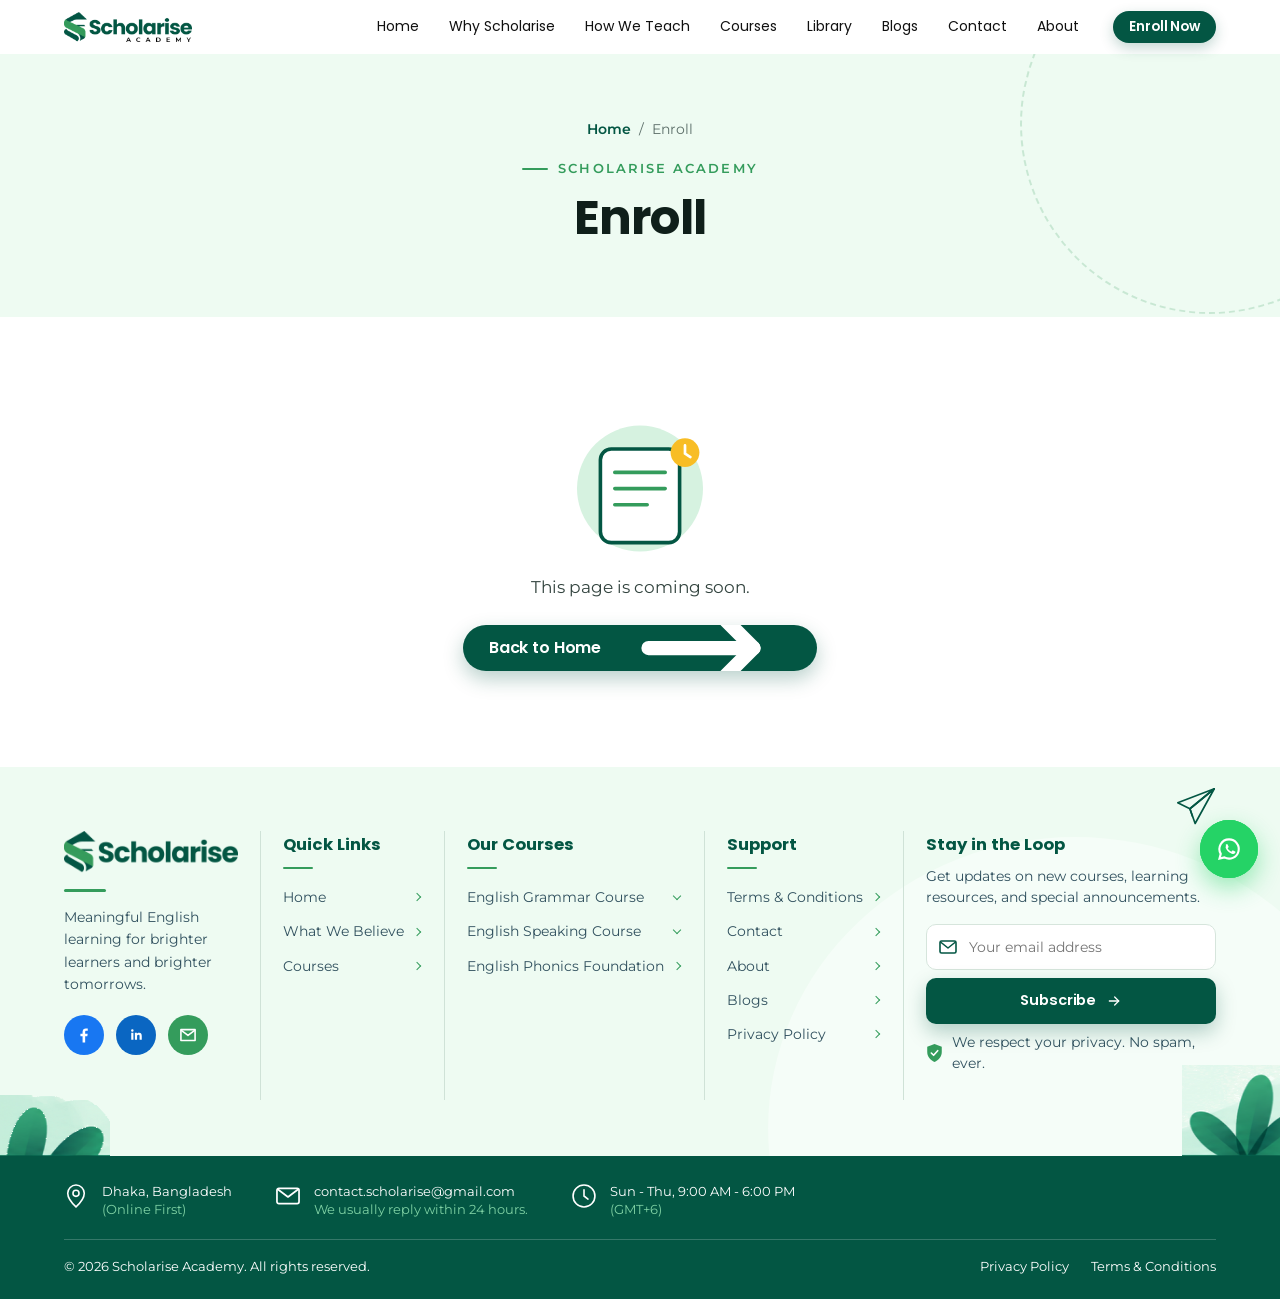
<file: enroll/index.html>
<!DOCTYPE html>
<html lang="en">
<head>
  <meta charset="UTF-8">
  <meta name="viewport" content="width=device-width, initial-scale=1">
  <title>Enroll | Scholarise Academy</title>
  <meta name="description" content="Enroll a learner at Scholarise Academy.">
  <meta name="theme-color" content="#035643">
  <link rel="icon" href="../favicon.ico" sizes="any">
  <link rel="icon" type="image/png" sizes="32x32" href="../assets/icons/favicon-32.png">
  <link rel="icon" type="image/png" sizes="192x192" href="../assets/icons/icon-192.png">
  <link rel="apple-touch-icon" href="../assets/icons/apple-touch-icon.png">
  <link rel="stylesheet" href="../assets/css/style.css">
  <script>document.documentElement.classList.add('js')</script>
</head>
<body class="page-enroll">
<a class="skip-link" href="#main">Skip to content</a>
<header class="site-header">
  <div class="container header-inner">
    <a class="logo" href="../" aria-label="Scholarise Academy home"><img src="../assets/images/scholarise-logo.png" alt="Scholarise Academy" width="182" height="44"></a>
    <button class="nav-toggle" aria-label="Open menu" aria-expanded="false" aria-controls="main-nav"><span></span><span></span><span></span></button>
    <nav class="main-nav" id="main-nav" aria-label="Main navigation">
      <ul><li><a href="../#home">Home</a></li><li><a href="../why-scholarise/">Why Scholarise</a></li><li><a href="../how-we-teach/">How We Teach</a></li><li><a href="../#courses">Courses</a></li><li><a href="../library/">Library</a></li><li><a href="../blogs/">Blogs</a></li><li><a href="../contact/">Contact</a></li><li><a href="../about/">About</a></li></ul>
      <a href="../enroll/" class="btn btn-primary">Enroll Now</a>
    </nav>
  </div>
</header>
<main id="main">
<section class="page-hero is-simple">
  <span class="bg-ring" aria-hidden="true"></span>
  <div class="container">
    <div data-stagger="110">
      <nav class="crumbs" aria-label="Breadcrumb" data-reveal><a href="../">Home</a><span aria-hidden="true">/</span><span>Enroll</span></nav>
      <p class="eyebrow" data-reveal>Scholarise Academy</p>
      <h1 class="page-title" data-reveal>Enroll</h1>
      
      
    </div>
    
  </div>
</section>
<section class="section">
  <div class="container soon" data-reveal="zoom">
    <svg viewBox="0 0 200 160" aria-hidden="true"><circle cx="100" cy="84" r="70" fill="#d6f2e0"/>
<rect x="56" y="40" width="88" height="104" rx="12" fill="#fff" stroke="#035643" stroke-width="4"/>
<path d="M72 66h56M72 84h56M72 102h36" stroke="#349C5C" stroke-width="4" stroke-linecap="round"/>
<circle class="float" cx="150" cy="44" r="16" fill="#F8BD25"/><path d="M150 36v9l6 4" stroke="#fff" stroke-width="3" stroke-linecap="round" fill="none"/></svg>
    <p>This page is coming soon.</p>
    <a class="btn btn-primary" href="../">Back to Home <svg viewBox="0 0 24 24" fill="none" stroke="currentColor" stroke-width="1.9" stroke-linecap="round" stroke-linejoin="round" aria-hidden="true"><path d="M5 12h14"/><path d="M13 6l6 6-6 6"/></svg></a>
  </div>
</section>
</main>
<footer class="site-footer">
  <div class="footer-main">
    <div class="container footer-grid" data-stagger="110">
      <div class="footer-brand" data-reveal>
        <img src="../assets/images/scholarise-logo-footer.png" alt="Scholarise" width="200" height="48">
        <span class="footer-rule" aria-hidden="true"></span>
        <p>Meaningful English learning for brighter learners and brighter tomorrows.</p>
        <ul class="social" aria-label="Social media">
          <li><a class="fb" href="https://www.facebook.com/scholariseacademy" target="_blank" rel="noopener" aria-label="Scholarise on Facebook"><svg viewBox="0 0 24 24" aria-hidden="true"><path fill="currentColor" d="M13.4 21v-7.6h2.6l.4-3h-3V8.5c0-.9.3-1.5 1.5-1.5h1.6V4.3c-.3 0-1.2-.1-2.3-.1-2.3 0-3.9 1.4-3.9 4v2.2H7.7v3h2.6V21z"/></svg></a></li>
          <li><a class="li" href="https://www.linkedin.com/company/scholariseacademy" target="_blank" rel="noopener" aria-label="Scholarise on LinkedIn"><svg viewBox="0 0 24 24" aria-hidden="true"><path fill="currentColor" d="M6.3 9.4h2.6v8.4H6.3zM7.6 5.2a1.5 1.5 0 1 1 0 3 1.5 1.5 0 0 1 0-3zM10.6 9.4h2.5v1.2c.4-.7 1.2-1.4 2.6-1.4 2.7 0 3.2 1.8 3.2 4.1v4.5h-2.6v-4c0-1 0-2.2-1.4-2.2s-1.6 1-1.6 2.1v4.1h-2.6z"/></svg></a></li>
          <li><a class="em" href="mailto:contact.scholarise@gmail.com" aria-label="Email Scholarise"><svg viewBox="0 0 24 24" fill="none" stroke="currentColor" stroke-width="1.9" stroke-linecap="round" stroke-linejoin="round" aria-hidden="true"><path d="M3.5 5.5h17v13h-17z"/><path d="M4 6.5l8 6 8-6"/></svg></a></li>
        </ul>
      </div>
      <div class="footer-col" data-reveal>
        <h4>Quick Links</h4>
        <ul>
          <li><a href="../#home">Home</a></li>
          <li><a href="../#what-we-believe">What We Believe</a></li>
          <li><a href="../#courses">Courses</a></li>
        </ul>
      </div>
      <div class="footer-col" data-reveal>
        <h4>Our Courses</h4>
        <ul>
          <li><details><summary>English Grammar Course</summary><ul>
            <li><a href="../?track=grammar#courses" data-track-link="grammar">Basic <small>Grades 1-2</small></a></li>
            <li><a href="../?track=grammar#courses" data-track-link="grammar">Intermediate <small>Grades 3-5</small></a></li>
            <li><a href="../?track=grammar#courses" data-track-link="grammar">Advanced <small>Grades 6-8</small></a></li>
          </ul></details></li>
          <li><details><summary>English Speaking Course</summary><ul>
            <li><a href="../?track=speaking#courses" data-track-link="speaking">Basic <small>Grades 1-2</small></a></li>
            <li><a href="../?track=speaking#courses" data-track-link="speaking">Intermediate <small>Grades 3-5</small></a></li>
            <li><a href="../?track=speaking#courses" data-track-link="speaking">Advanced <small>Grades 6-8</small></a></li>
          </ul></details></li>
          <li><a href="../?track=phonics#courses" data-track-link="phonics">English Phonics Foundation</a></li>
        </ul>
      </div>
      <div class="footer-col" data-reveal>
        <h4>Support</h4>
        <ul>
          <li><a href="../terms&amp;condition/">Terms &amp; Conditions</a></li>
          <li><a href="../contact/">Contact</a></li>
          <li><a href="../about/">About</a></li>
          <li><a href="../blogs/">Blogs</a></li>
          <li><a href="../privacy-policy/">Privacy Policy</a></li>
        </ul>
      </div>
      <div class="newsletter" data-reveal>
        <svg class="plane" viewBox="0 0 46 46" aria-hidden="true"><g fill="none" stroke="#035643" stroke-width="1.9" stroke-linejoin="round"><path d="M44 2 L 2 18 L 16 25 Z"/><path d="M44 2 L 16 25 L 22 42 Z"/><path d="M16 25 L 19 34"/></g></svg>
        <h4>Stay in the Loop</h4>
        <p>Get updates on new courses, learning resources, and special announcements.</p>
        <form class="subscribe" novalidate>
          <div class="input-wrap">
            <svg class="mail" viewBox="0 0 18 14" aria-hidden="true"><rect x="1" y="1" width="16" height="12" rx="1.5" fill="none" stroke="#035643" stroke-width="1.6"/><path d="M1.5 2 L 9 8 L 16.5 2" fill="none" stroke="#035643" stroke-width="1.6" stroke-linejoin="round"/></svg>
            <label class="sr-only" for="nl-email">Email address</label>
            <input id="nl-email" type="email" name="email" placeholder="Your email address" autocomplete="email" required>
          </div>
          <button type="submit" class="btn btn-primary btn-subscribe">Subscribe <svg viewBox="0 0 24 24" fill="none" stroke="currentColor" stroke-width="1.9" stroke-linecap="round" stroke-linejoin="round" aria-hidden="true"><path d="M5 12h14"/><path d="M13 6l6 6-6 6"/></svg></button>
        </form>
        <p class="privacy"><svg viewBox="0 0 18 22" aria-hidden="true"><path d="M9 1 L 17 4 V 10 C 17 15, 13.5 19, 9 21 C 4.5 19, 1 15, 1 10 V 4 Z" fill="#349C5C"/><path d="M5.5 11 L 8 13.5 L 12.5 8.5" fill="none" stroke="#fff" stroke-width="1.8" stroke-linecap="round" stroke-linejoin="round"/></svg>We respect your privacy. No spam, ever.</p>
        <p class="nl-status" role="status" aria-live="polite"></p>
      </div>
    </div>
    <img class="leaves leaves-left" src="../assets/images/leaves-left.png" alt="" width="118" height="61">
    <img class="leaves leaves-right" src="../assets/images/leaves-right.png" alt="" width="105" height="91">
  </div>
  <div class="footer-bar">
    <div class="container">
      <ul class="contact-strip">
        <li><svg viewBox="0 0 21 27" aria-hidden="true"><path d="M10.5 1.2A9.3 9.3 0 0 0 1.2 10.5c0 6.8 9.3 15.3 9.3 15.3s9.3-8.5 9.3-15.3a9.3 9.3 0 0 0-9.3-9.3z" fill="none" stroke="#fff" stroke-width="1.8"/><circle cx="10.5" cy="10.5" r="3.4" fill="none" stroke="#fff" stroke-width="1.8"/></svg><span>Dhaka, Bangladesh<small>(Online First)</small></span></li>
        <li><svg viewBox="0 0 25 18" aria-hidden="true"><rect x="1" y="1" width="23" height="16" rx="2" fill="none" stroke="#fff" stroke-width="1.8"/><path d="M1.8 2 L 12.5 10 L 23.2 2" fill="none" stroke="#fff" stroke-width="1.8" stroke-linejoin="round"/></svg><span><a href="mailto:contact.scholarise@gmail.com">contact.scholarise@gmail.com</a><small>We usually reply within 24 hours.</small></span></li>
        <li><svg viewBox="0 0 27 27" aria-hidden="true"><circle cx="13.5" cy="13.5" r="12.3" fill="none" stroke="#fff" stroke-width="1.8"/><path d="M13.5 6.5 V 13.5 L 18 17" fill="none" stroke="#fff" stroke-width="1.8" stroke-linecap="round"/></svg><span>Sun - Thu, 9:00 AM - 6:00 PM<small>(GMT+6)</small></span></li>
      </ul>
      <div class="bar-bottom">
        <p>© 2026 Scholarise Academy. All rights reserved.</p>
        <ul class="legal-links">
          <li><a href="../privacy-policy/">Privacy Policy</a></li>
          <li><a href="../terms&amp;condition/">Terms &amp; Conditions</a></li>
        </ul>
      </div>
    </div>
  </div>
</footer>
<a class="wa-float js-whatsapp" href="https://wa.me/8801338055356" target="_blank" rel="noopener" aria-label="Chat with Scholarise on WhatsApp"><svg viewBox="0 0 24 24"><path fill="none" stroke="#fff" stroke-width="1.7" d="M12 4.3a7.7 7.7 0 0 0-6.6 11.6l-1 3.8 3.9-1a7.7 7.7 0 1 0 3.7-14.4z"/><path fill="#fff" d="M9.4 8.5c.2-.4.4-.4.6-.4h.5c.2 0 .4 0 .5.4l.7 1.6c.1.2 0 .4-.1.5l-.5.6c-.1.1-.2.3 0 .5.3.5.8 1.1 1.3 1.5.6.5 1.1.7 1.4.8.2.1.3 0 .4-.1l.6-.7c.1-.2.3-.2.5-.1l1.6.8c.2.1.3.2.3.3 0 .3-.1.9-.5 1.2-.4.4-1.1.6-1.7.5-.9-.1-2-.5-3.2-1.5-1.3-1.1-2-2.4-2.3-3-.3-.7-.2-1.5.1-1.9z"/></svg><span class="wa-tip">Chat on WhatsApp</span></a>
<script src="../assets/js/main.js"></script>
<script src="../assets/js/guard.js"></script>
</body>
</html>
</file>
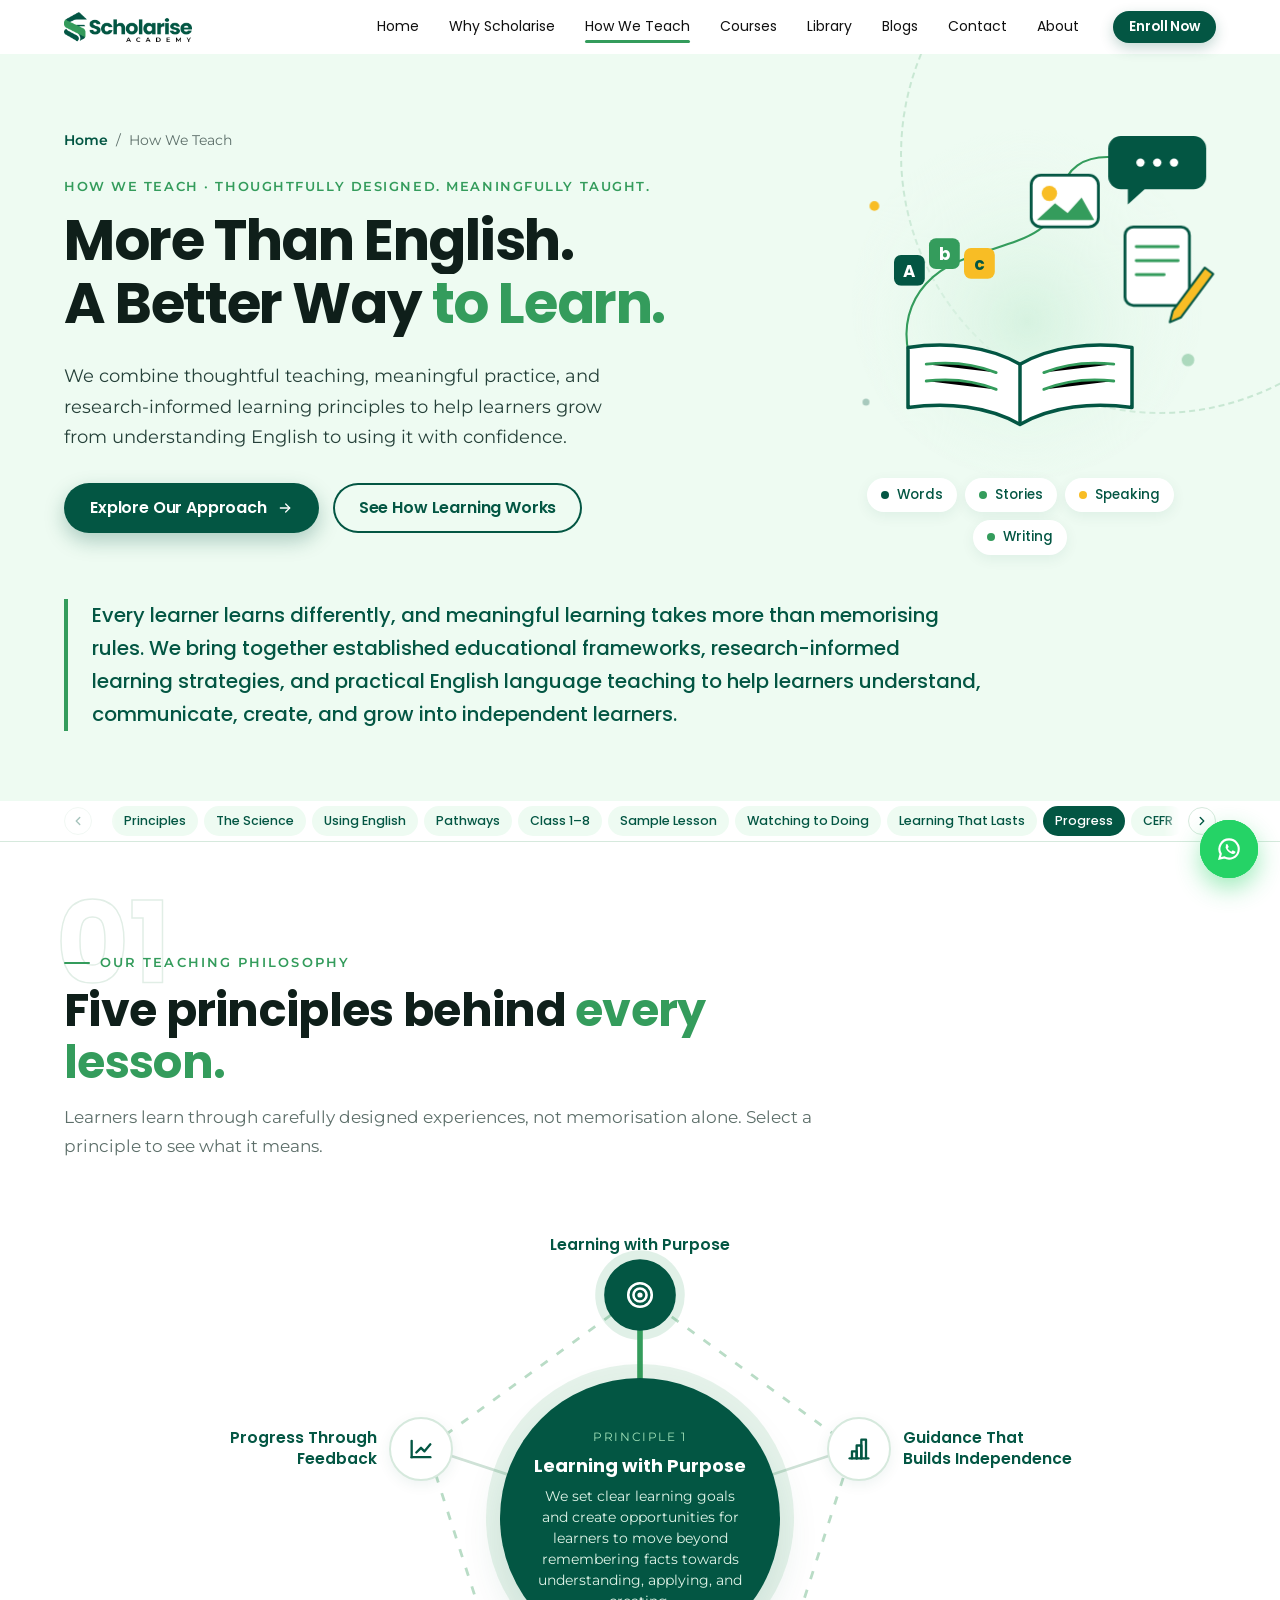
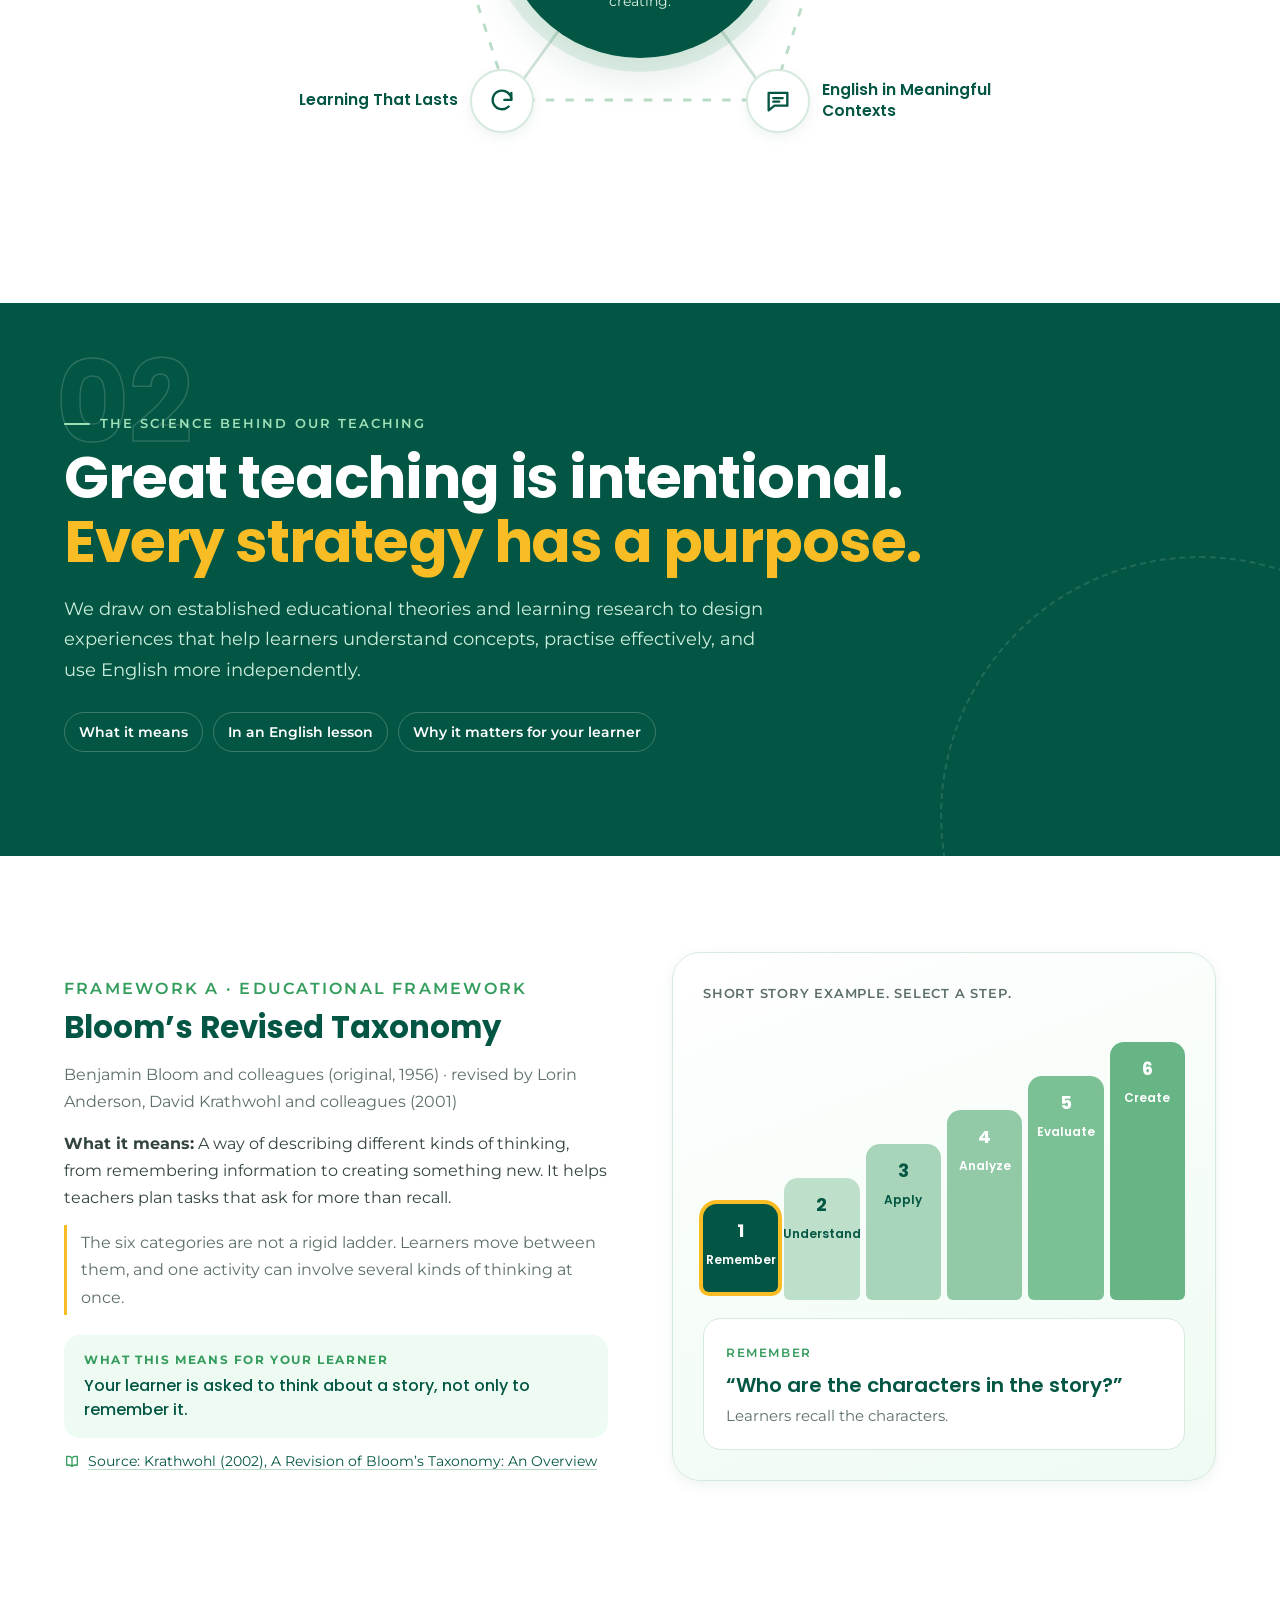
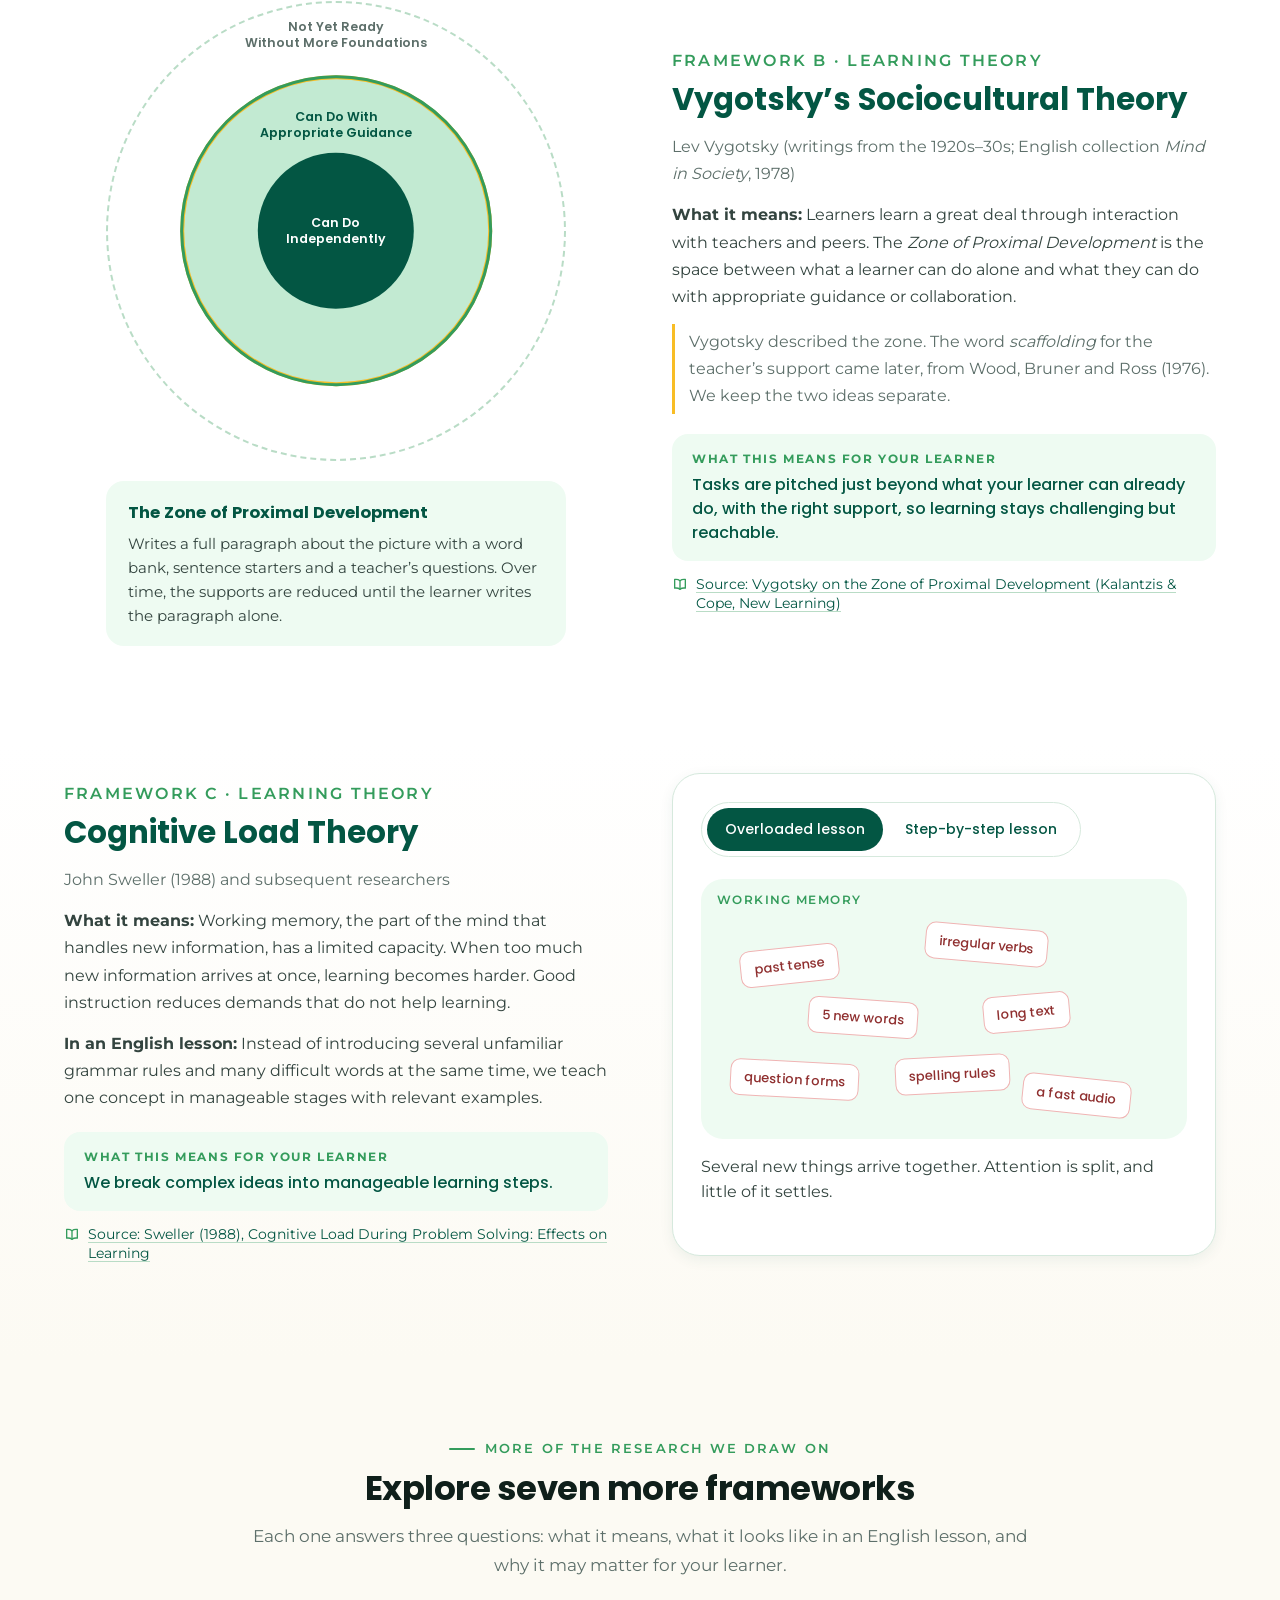
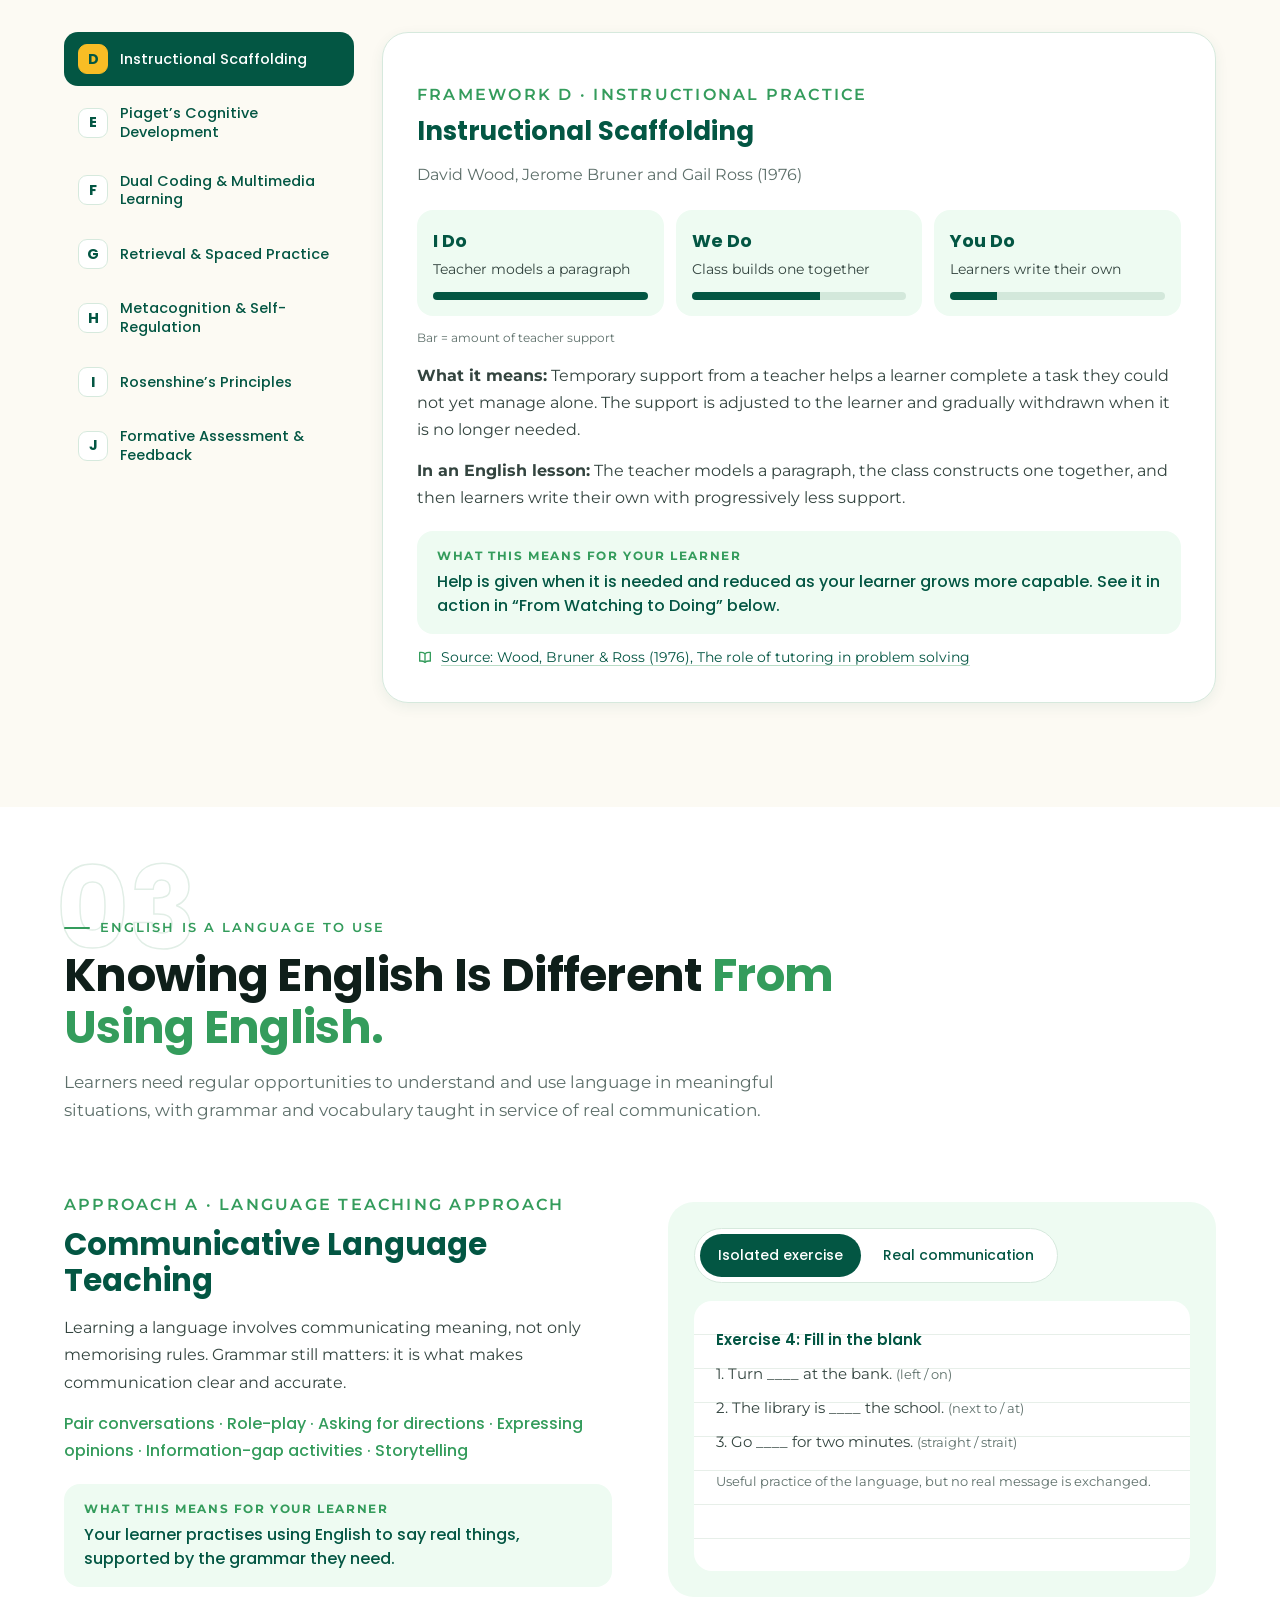
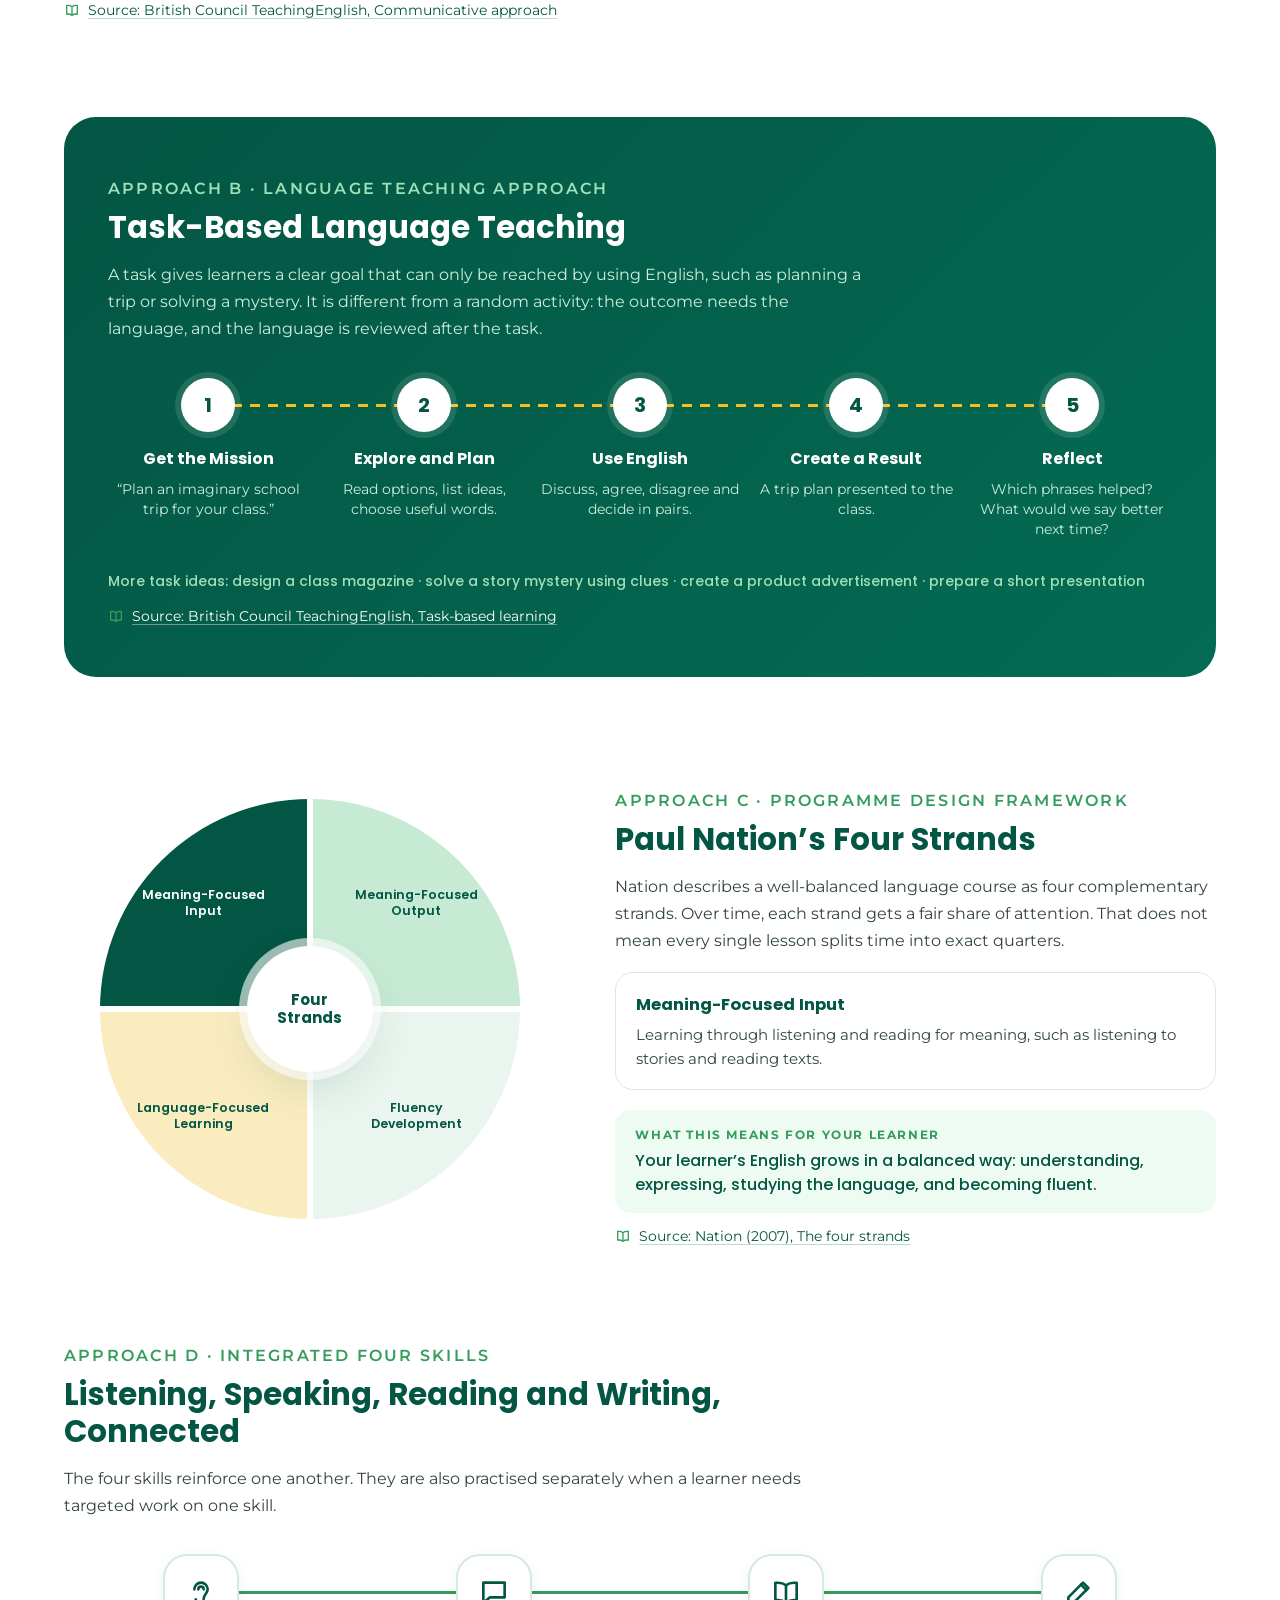
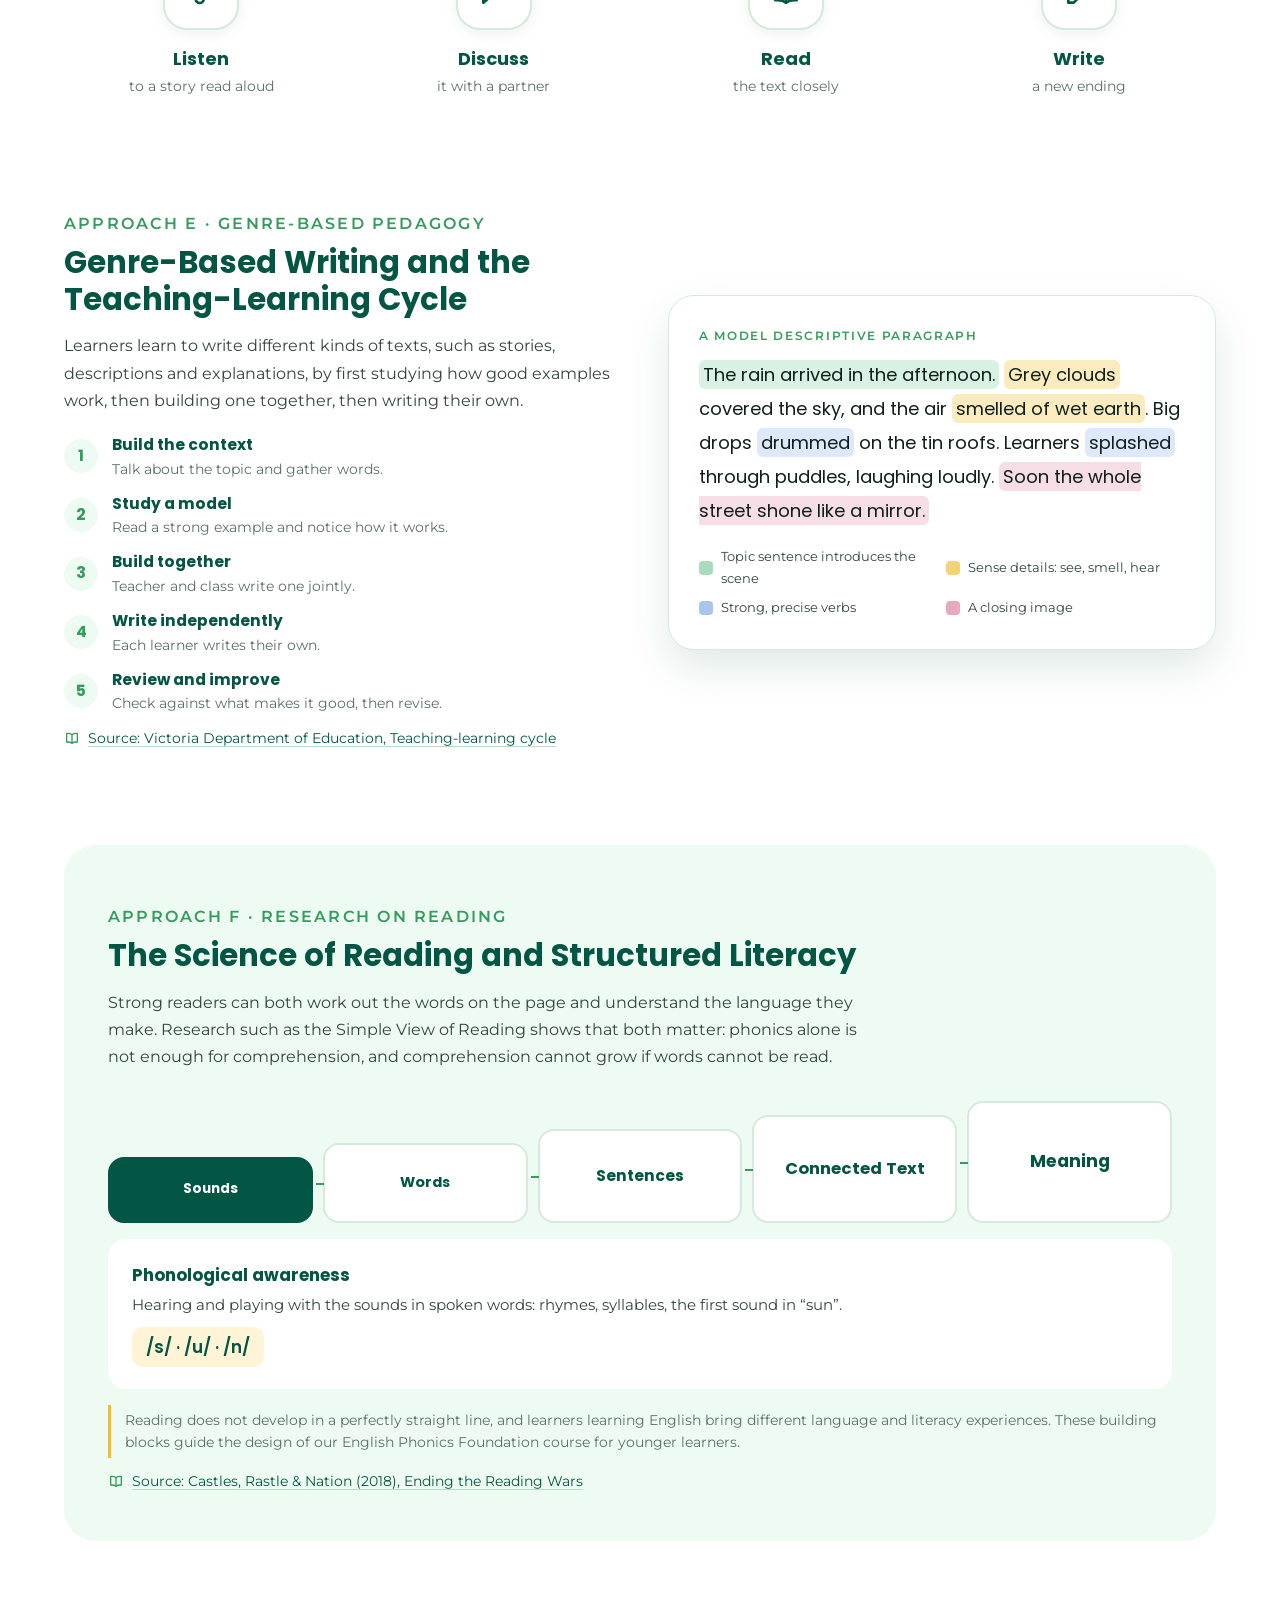
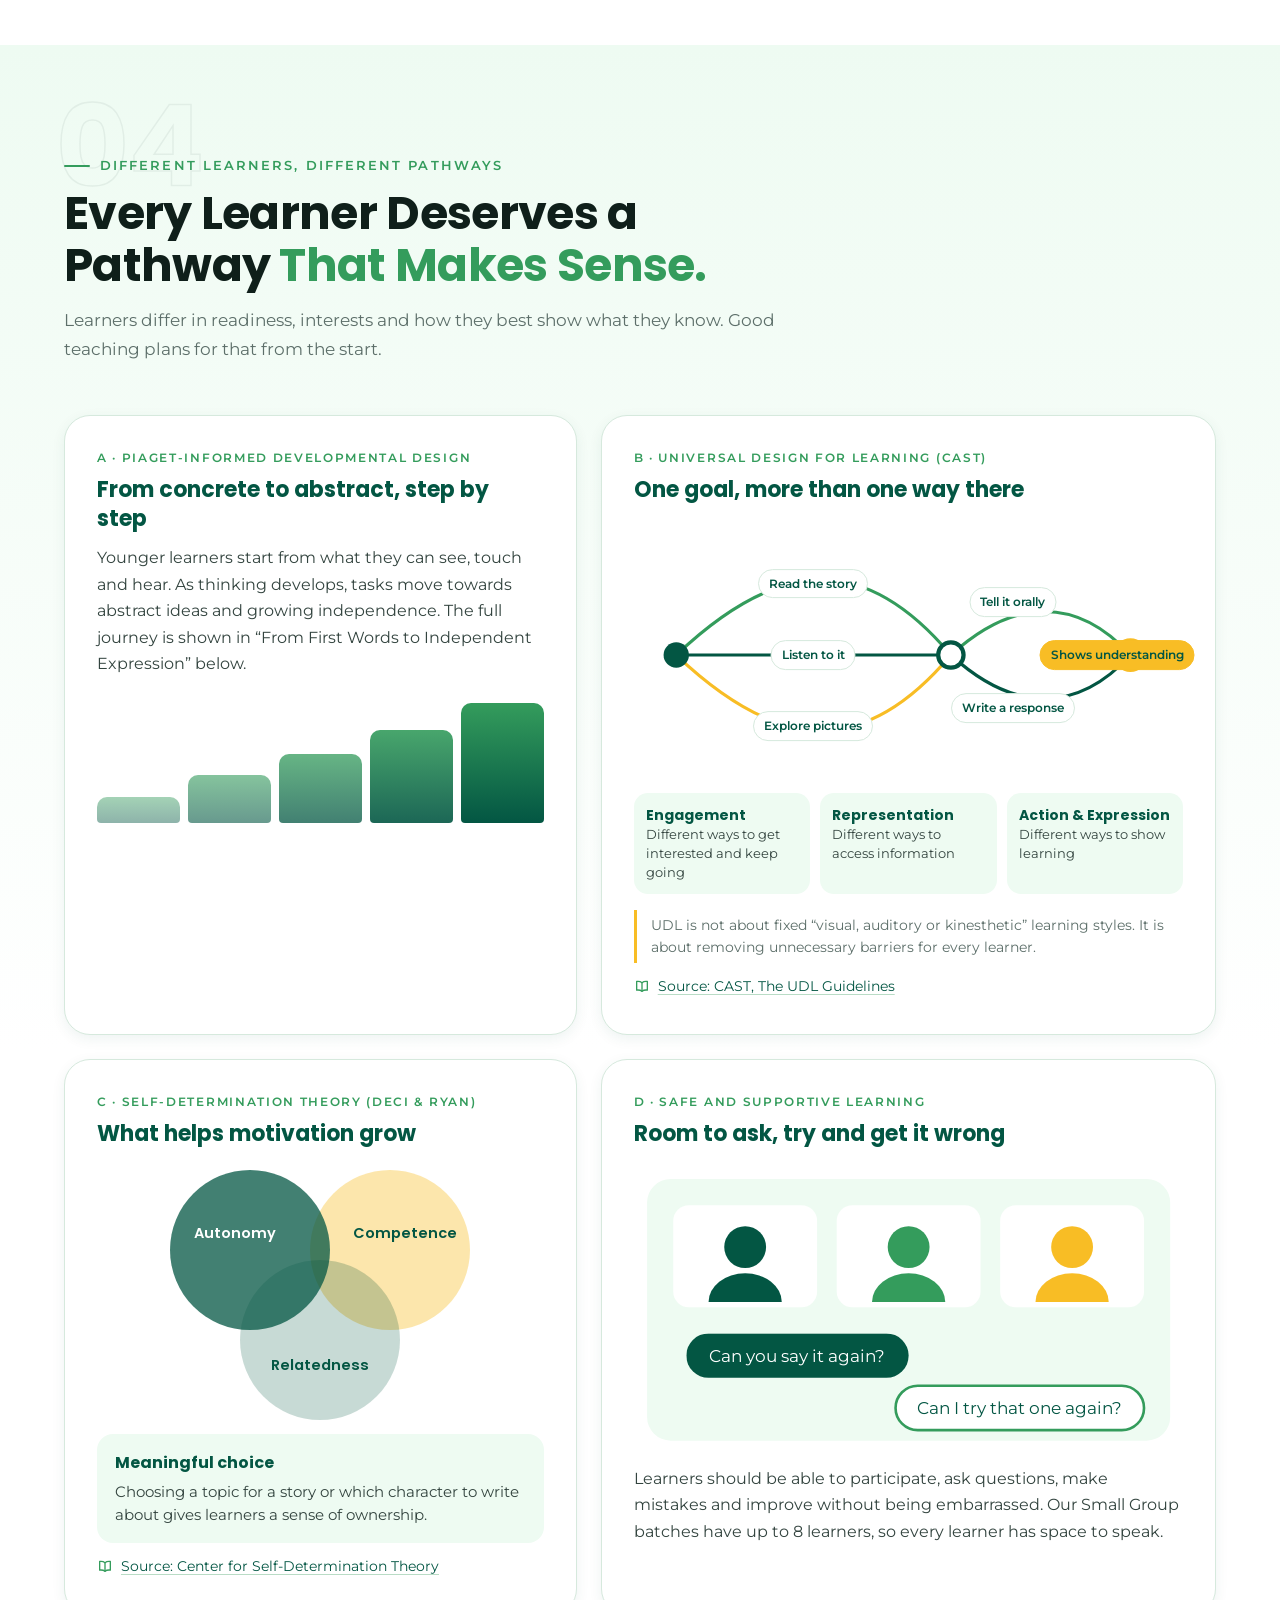
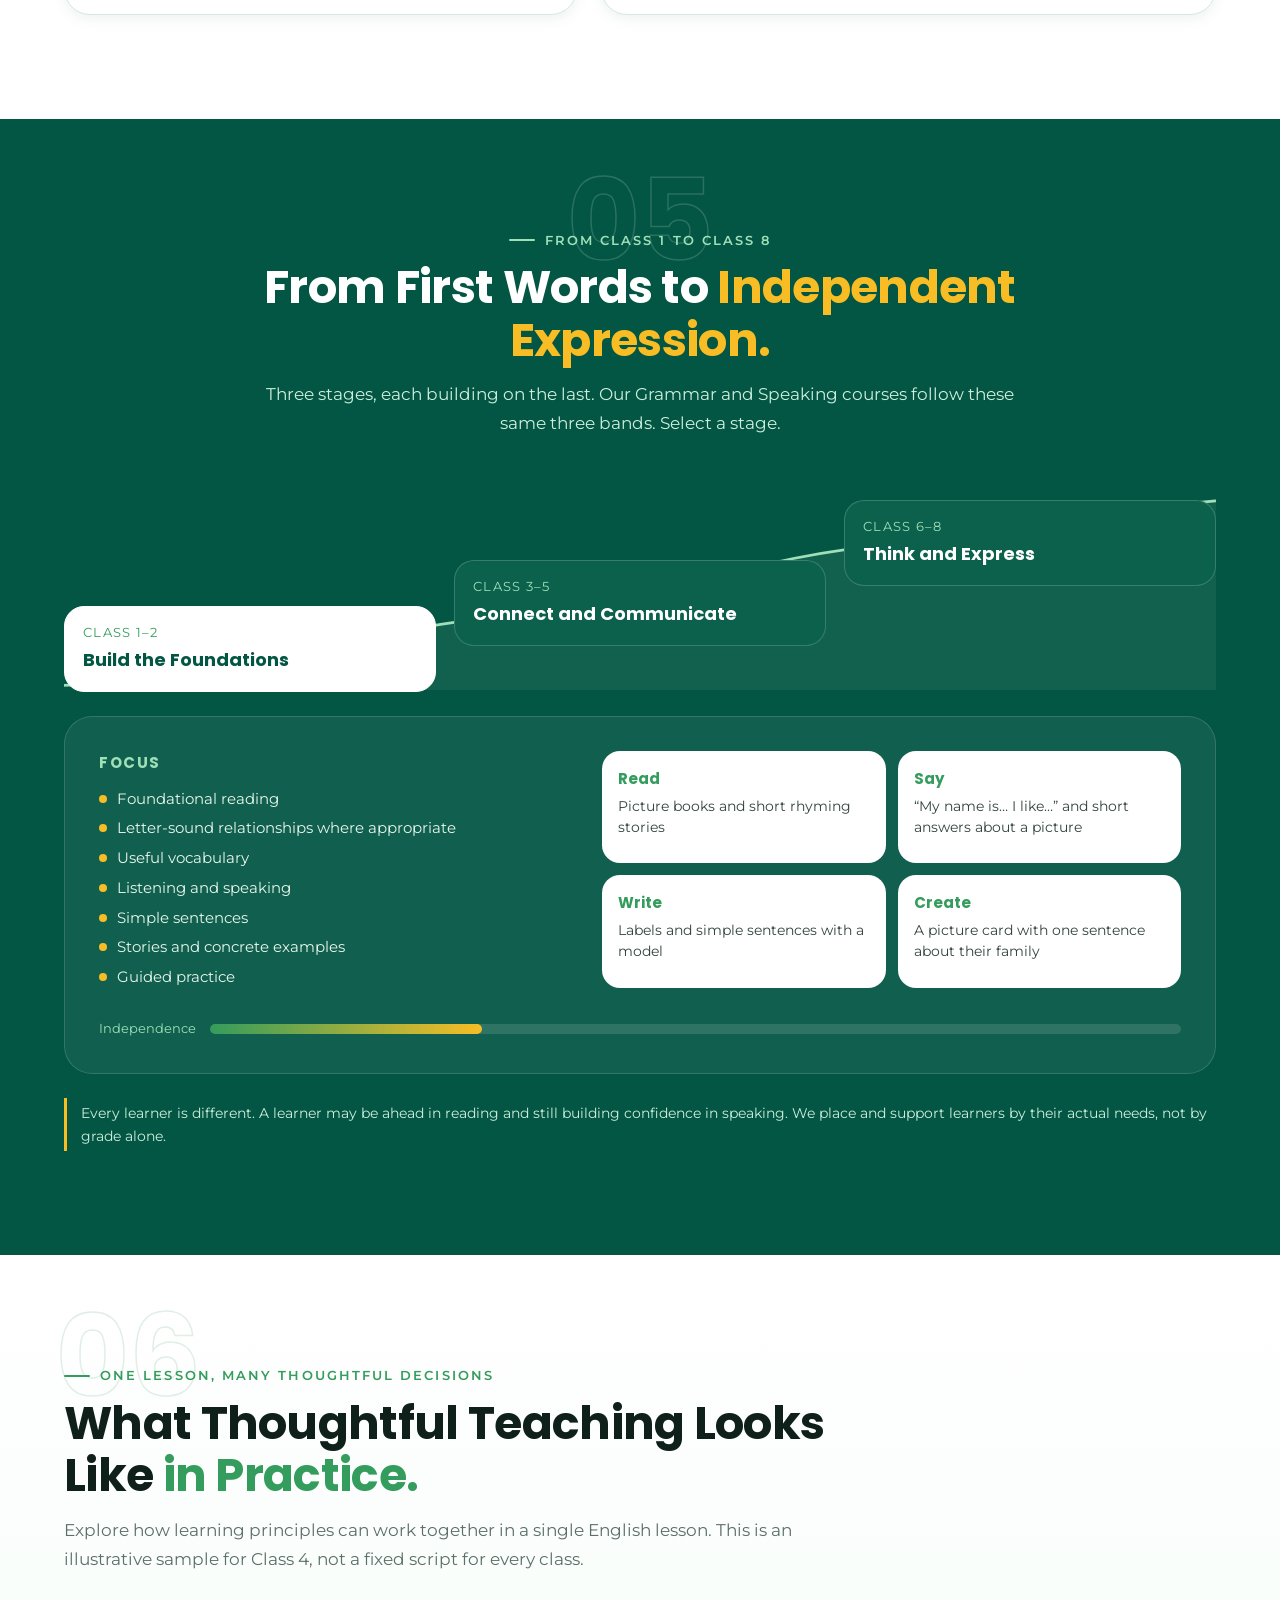
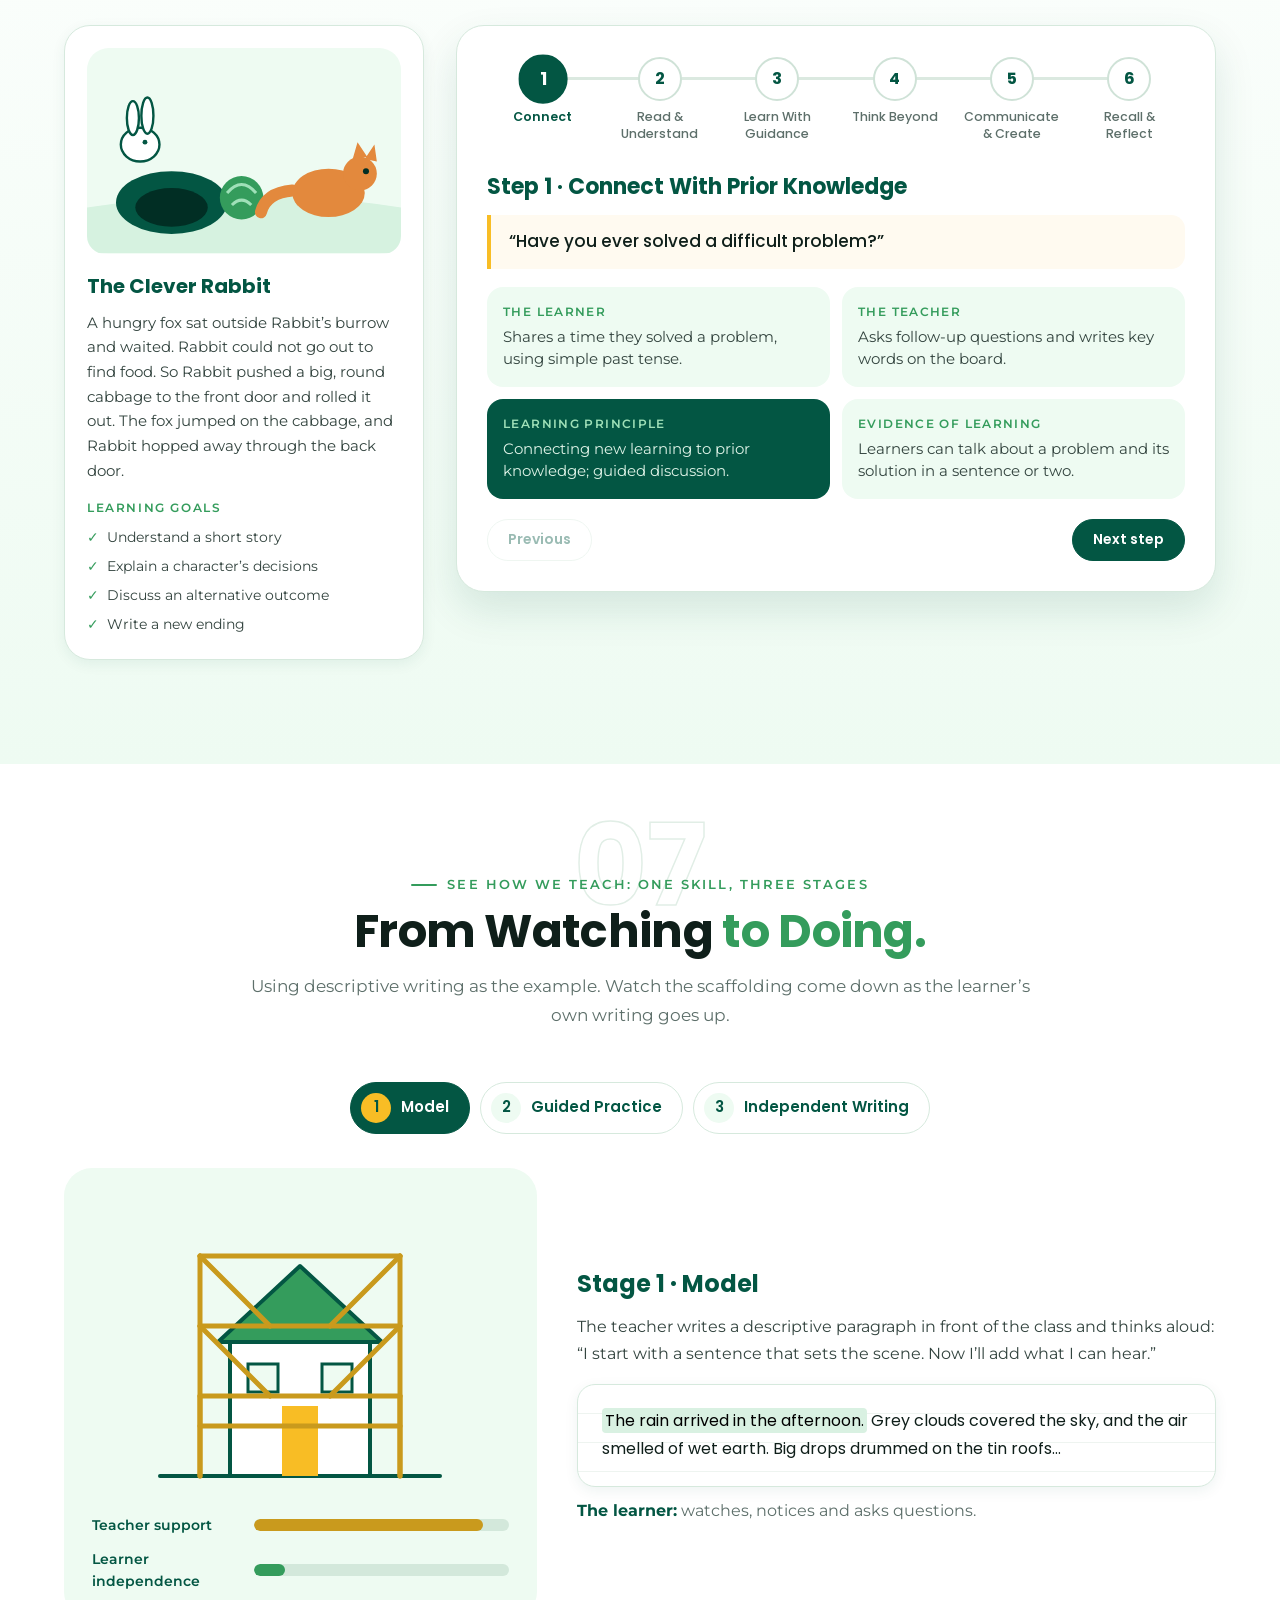
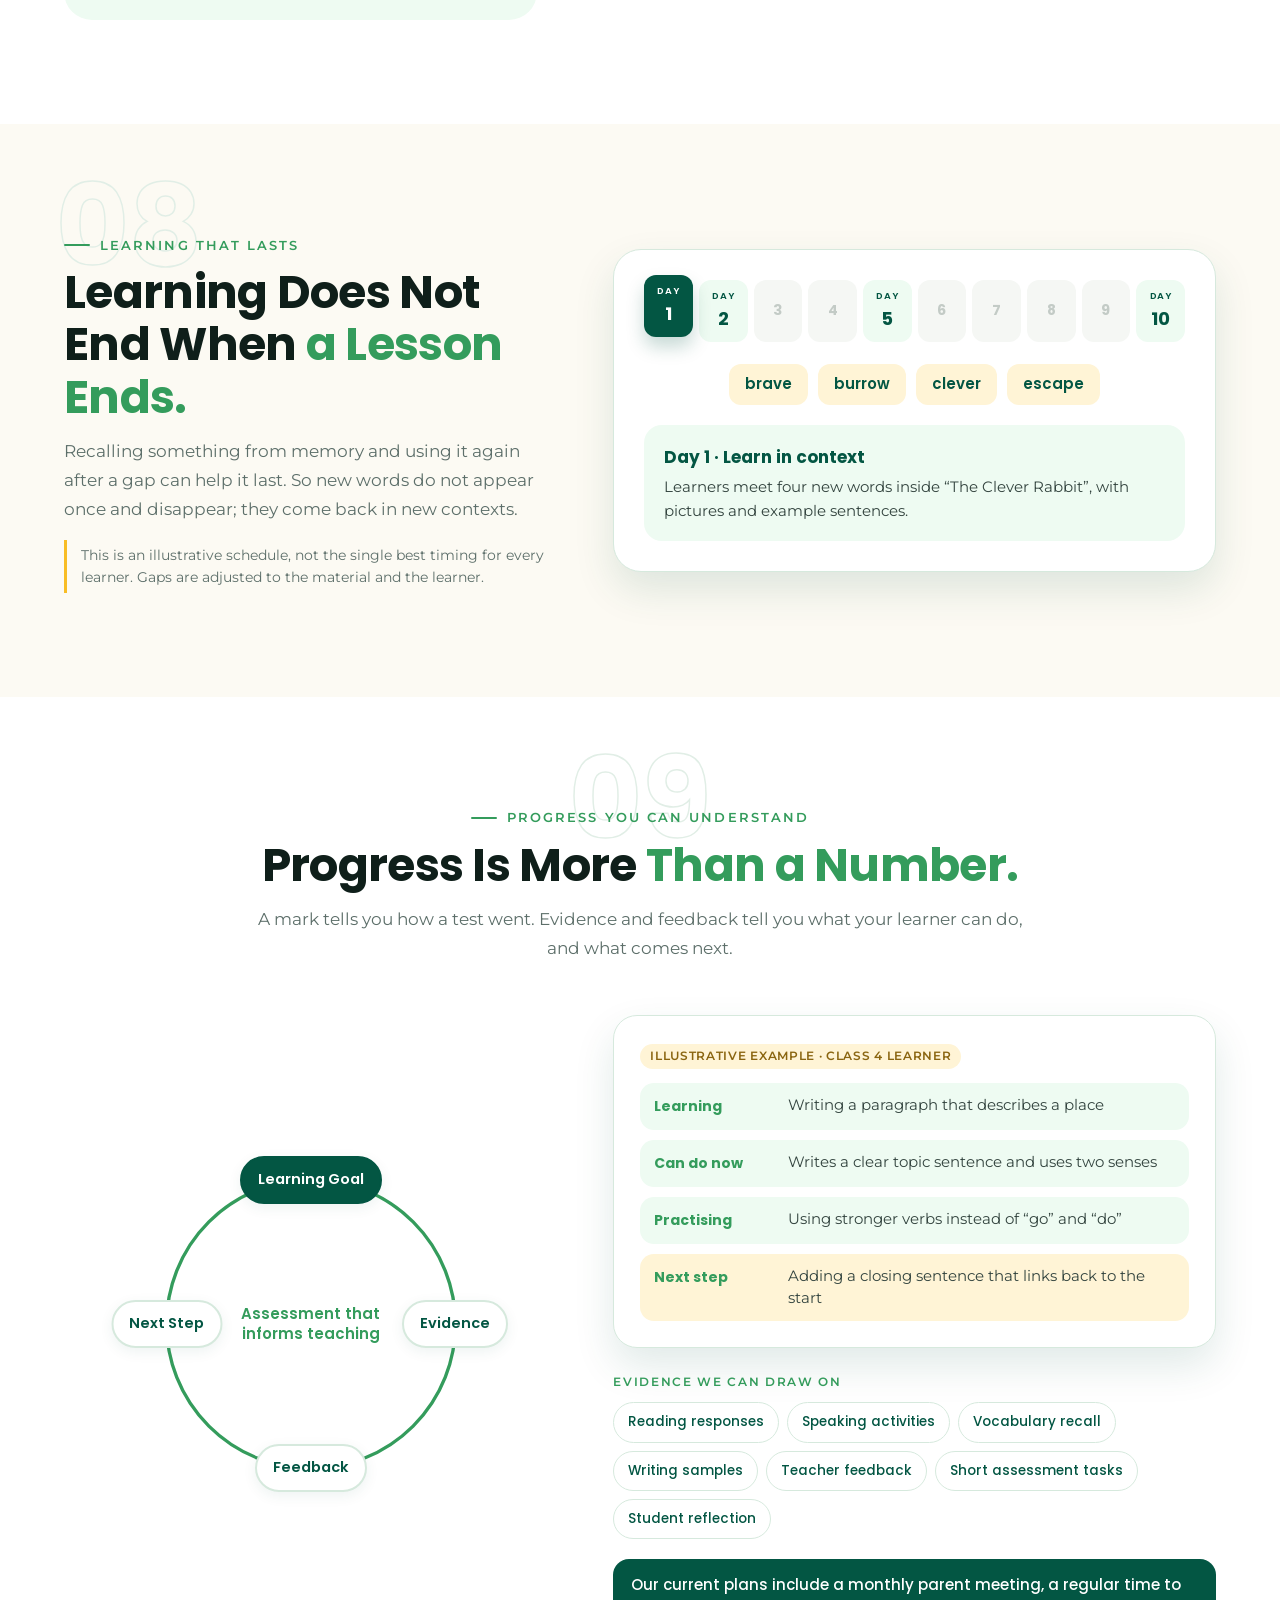
<file: how-we-teach/index.html>
<!DOCTYPE html>
<html lang="en">
<head>
  <meta charset="UTF-8">
  <meta name="viewport" content="width=device-width, initial-scale=1">
  <title>How We Teach | Scholarise Academy</title>
  <meta name="description" content="How Scholarise Academy teaches English from Class 1 to Class 8: research-informed principles, interactive examples and a sample lesson, explained for parents.">
  <meta name="theme-color" content="#035643">
  <link rel="icon" href="../favicon.ico" sizes="any">
  <link rel="icon" type="image/png" sizes="32x32" href="../assets/icons/favicon-32.png">
  <link rel="icon" type="image/png" sizes="192x192" href="../assets/icons/icon-192.png">
  <link rel="apple-touch-icon" href="../assets/icons/apple-touch-icon.png">
  <link rel="stylesheet" href="../assets/css/style.css">
  <link rel="stylesheet" href="../assets/css/how-we-teach.css">
  <script>document.documentElement.classList.add('js')</script>
</head>
<body class="page-how-we-teach">
<a class="skip-link" href="#main">Skip to content</a>
<header class="site-header">
  <div class="container header-inner">
    <a class="logo" href="../" aria-label="Scholarise Academy home"><img src="../assets/images/scholarise-logo.png" alt="Scholarise Academy" width="182" height="44"></a>
    <button class="nav-toggle" aria-label="Open menu" aria-expanded="false" aria-controls="main-nav"><span></span><span></span><span></span></button>
    <nav class="main-nav" id="main-nav" aria-label="Main navigation">
      <ul><li><a href="../#home">Home</a></li><li><a href="../why-scholarise/">Why Scholarise</a></li><li><a href="../how-we-teach/" class="is-active" aria-current="page">How We Teach</a></li><li><a href="../#courses">Courses</a></li><li><a href="../library/">Library</a></li><li><a href="../blogs/">Blogs</a></li><li><a href="../contact/">Contact</a></li><li><a href="../about/">About</a></li></ul>
      <a href="../enroll/" class="btn btn-primary">Enroll Now</a>
    </nav>
  </div>
</header>
<main id="main">
<!-- =====================================================
     01 HERO
     ===================================================== -->
<section class="hw-hero" id="top">
  <div class="container hw-hero-inner">
    <div class="hw-hero-copy">
      <nav class="crumbs" aria-label="Breadcrumb"><a href="../">Home</a><span aria-hidden="true">/</span><span>How We Teach</span></nav>
      <p class="hw-kicker">How We Teach · Thoughtfully designed. Meaningfully taught.</p>
      <h1 class="hw-hero-title">
        <span class="hw-line"><span>More Than English.</span></span>
        <span class="hw-line"><span>A Better Way <em>to Learn.</em></span></span>
      </h1>
      <p class="hw-hero-lead">We combine thoughtful teaching, meaningful practice, and research-informed learning principles to help learners grow from understanding English to using it with confidence.</p>
      <div class="hw-hero-actions">
        <a class="btn btn-primary" href="#principles">Explore Our Approach <svg viewBox="0 0 24 24" fill="none" stroke="currentColor" stroke-width="1.9" stroke-linecap="round" stroke-linejoin="round" aria-hidden="true"><path d="M5 12h14"/><path d="M13 6l6 6-6 6"/></svg></a>
        <a class="btn btn-outline" href="#sample-lesson">See How Learning Works</a>
      </div>
    </div>

    <figure class="hw-hero-art" aria-label="Illustration: an open book from which words, a story, a speech bubble and a pencil rise along one connected path, showing the journey from understanding to communication to independent expression.">
      <svg viewBox="0 0 560 520" aria-hidden="true">
        <defs>
          <radialGradient id="hwGlow" cx="50%" cy="55%" r="55%"><stop offset="0" stop-color="#d6f2e0"/><stop offset="1" stop-color="#EEFBF2" stop-opacity="0"/></radialGradient>
        </defs>
        <circle cx="290" cy="280" r="250" fill="url(#hwGlow)"/>
        <!-- journey path -->
        <path class="hw-path" pathLength="1" d="M150 410 C 90 330, 120 250, 190 220 S 330 190, 340 120 S 450 60, 500 110" fill="none" stroke="#349C5C" stroke-width="3" stroke-dasharray="1" stroke-linecap="round"/>
        <!-- open book -->
        <g class="hw-book">
          <path d="M280 452c-46-26-104-32-160-24v-86c56-8 114-2 160 24 46-26 104-32 160-24v86c-56-8-114-2-160 24z" fill="#fff" stroke="#035643" stroke-width="5" stroke-linejoin="round"/>
          <path d="M280 366v86" stroke="#035643" stroke-width="5"/>
          <path d="M146 366c34-4 70 0 100 12M146 390c34-4 70 0 100 12M414 366c-34-4-70 0-100 12M414 390c-34-4-70 0-100 12" stroke="#349C5C" stroke-width="4" stroke-linecap="round"/>
        </g>
        <!-- station 1 : words -->
        <g class="hw-st hw-st1">
          <rect x="100" y="210" width="44" height="44" rx="10" fill="#035643"/><text x="122" y="241" text-anchor="middle" font-family="Poppins, sans-serif" font-weight="700" font-size="24" fill="#fff">A</text>
          <rect x="150" y="186" width="44" height="44" rx="10" fill="#349C5C"/><text x="172" y="217" text-anchor="middle" font-family="Poppins, sans-serif" font-weight="700" font-size="24" fill="#fff">b</text>
          <rect x="200" y="200" width="44" height="44" rx="10" fill="#F8BD25"/><text x="222" y="231" text-anchor="middle" font-family="Poppins, sans-serif" font-weight="700" font-size="24" fill="#035643">c</text>
        </g>
        <!-- station 2 : story -->
        <g class="hw-st hw-st2">
          <rect x="296" y="96" width="96" height="74" rx="14" fill="#fff" stroke="#035643" stroke-width="4"/>
          <circle cx="322" cy="122" r="11" fill="#F8BD25"/><path d="M304 160l26-24 18 14 20-22 18 32z" fill="#349C5C"/>
        </g>
        <!-- station 3 : speaking -->
        <g class="hw-st hw-st3">
          <path d="M424 40h104a18 18 0 0 1 18 18v40a18 18 0 0 1-18 18h-70l-24 22v-22h-10a18 18 0 0 1-18-18V58a18 18 0 0 1 18-18z" fill="#035643"/>
          <circle cx="452" cy="78" r="6" fill="#fff"/><circle cx="476" cy="78" r="6" fill="#fff"/><circle cx="500" cy="78" r="6" fill="#fff"/>
        </g>
        <!-- station 4 : writing -->
        <g class="hw-st hw-st4">
          <rect x="430" y="170" width="92" height="112" rx="12" fill="#fff" stroke="#035643" stroke-width="4"/>
          <path d="M446 198h60M446 218h60M446 238h40" stroke="#349C5C" stroke-width="4" stroke-linecap="round"/>
          <path d="M498 290l46-62 12 9-46 62-16 7z" fill="#F8BD25" stroke="#035643" stroke-width="3" stroke-linejoin="round"/>
        </g>
        <circle cx="72" cy="140" r="7" fill="#F8BD25"/><circle cx="520" cy="360" r="9" fill="#349C5C" opacity=".35"/><circle cx="60" cy="420" r="5" fill="#035643" opacity=".3"/>
      </svg>
      <figcaption class="hw-hero-stations">
        <span class="s1">Words</span><span class="s2">Stories</span><span class="s3">Speaking</span><span class="s4">Writing</span>
      </figcaption>
    </figure>
  </div>
  <div class="container">
    <p class="hw-hero-intro">Every learner learns differently, and meaningful learning takes more than memorising rules. We bring together established educational frameworks, research-informed learning strategies, and practical English language teaching to help learners understand, communicate, create, and grow into independent learners.</p>
  </div>
</section>

<nav class="pp-jump hw-jump" aria-label="How We Teach sections">
  <div class="container"><button class="jump-arrow prev" type="button" aria-label="Scroll the section menu to the start"><svg viewBox="0 0 24 24" fill="none" stroke="currentColor" stroke-width="2.4" stroke-linecap="round" stroke-linejoin="round" aria-hidden="true"><path d="M15 6l-6 6 6 6"/></svg></button><ul>
    <li><a href="#principles">Principles</a></li>
    <li><a href="#science">The Science</a></li>
    <li><a href="#language">Using English</a></li>
    <li><a href="#pathways">Pathways</a></li>
    <li><a href="#journey">Class 1–8</a></li>
    <li><a href="#sample-lesson">Sample Lesson</a></li>
    <li><a href="#scaffolding">Watching to Doing</a></li>
    <li><a href="#lasting">Learning That Lasts</a></li>
    <li><a href="#progress">Progress</a></li>
    <li><a href="#cefr">CEFR</a></li>
    <li><a href="#library">References</a></li>
  </ul><button class="jump-arrow next" type="button" aria-label="Scroll the section menu to the end"><svg viewBox="0 0 24 24" fill="none" stroke="currentColor" stroke-width="2.4" stroke-linecap="round" stroke-linejoin="round" aria-hidden="true"><path d="M9 6l6 6-6 6"/></svg></button></div>
</nav>

<!-- =====================================================
     02 FIVE CORE PRINCIPLES
     ===================================================== -->
<section class="hw-sec hw-principles" id="principles">
  <div class="container">
    <header class="hw-head" data-reveal>
      <span class="hw-num" aria-hidden="true">01</span>
      <p class="eyebrow">Our Teaching Philosophy</p>
      <h2 class="hw-title">Five principles behind <span class="accent">every lesson.</span></h2>
      <p class="hw-sub">Learners learn through carefully designed experiences, not memorisation alone. Select a principle to see what it means.</p>
    </header>

    <div class="hw-constellation" data-tabs data-reveal="zoom">
      <svg class="hw-pent" viewBox="0 0 400 400" aria-hidden="true">
        <polygon class="hw-pent-line" points="200,40 352,150 294,330 106,330 48,150" fill="none" stroke="#b9dcc6" stroke-width="2" stroke-dasharray="6 8"/>
        <g class="hw-spokes" stroke="#cfe2d7" stroke-width="2"><path d="M200 200L200 40"/><path d="M200 200L352 150"/><path d="M200 200L294 330"/><path d="M200 200L106 330"/><path d="M200 200L48 150"/></g>
      </svg>
      <div class="hw-pent-tabs" role="tablist" aria-label="Five teaching principles">
        <button class="hw-node n1" role="tab" id="pr-t1" aria-controls="pr-p1" aria-selected="true"><span class="hw-node-ic"><svg viewBox="0 0 24 24" fill="none" stroke="currentColor" stroke-width="2" stroke-linecap="round" stroke-linejoin="round" aria-hidden="true"><circle cx="12" cy="12" r="9"/><circle cx="12" cy="12" r="5"/><circle cx="12" cy="12" r="1"/></svg></span><span>Learning with Purpose</span></button>
        <button class="hw-node n2" role="tab" id="pr-t2" aria-controls="pr-p2" aria-selected="false"><span class="hw-node-ic"><svg viewBox="0 0 24 24" fill="none" stroke="currentColor" stroke-width="2" stroke-linecap="round" stroke-linejoin="round" aria-hidden="true"><path d="M4 20h16"/><path d="M6 20V14h4v6"/><path d="M10 20V9h4v11"/><path d="M14 20V4h4v16"/></svg></span><span>Guidance That Builds Independence</span></button>
        <button class="hw-node n3" role="tab" id="pr-t3" aria-controls="pr-p3" aria-selected="false"><span class="hw-node-ic"><svg viewBox="0 0 24 24" fill="none" stroke="currentColor" stroke-width="2" stroke-linecap="round" stroke-linejoin="round" aria-hidden="true"><path d="M4 5h16v11H9l-5 4z"/><path d="M8 9.5h8"/><path d="M8 12.5h5"/></svg></span><span>English in Meaningful Contexts</span></button>
        <button class="hw-node n4" role="tab" id="pr-t4" aria-controls="pr-p4" aria-selected="false"><span class="hw-node-ic"><svg viewBox="0 0 24 24" fill="none" stroke="currentColor" stroke-width="2" stroke-linecap="round" stroke-linejoin="round" aria-hidden="true"><path d="M20 11a8 8 0 1 0-2.3 5.7"/><path d="M20 5v6h-6"/></svg></span><span>Learning That Lasts</span></button>
        <button class="hw-node n5" role="tab" id="pr-t5" aria-controls="pr-p5" aria-selected="false"><span class="hw-node-ic"><svg viewBox="0 0 24 24" fill="none" stroke="currentColor" stroke-width="2" stroke-linecap="round" stroke-linejoin="round" aria-hidden="true"><path d="M4 19V5"/><path d="M4 19h16"/><path d="M8 15l4-4 3 3 5-6"/></svg></span><span>Progress Through Feedback</span></button>
      </div>
      <div class="hw-pent-core">
        <div class="hw-pent-panel" role="tabpanel" id="pr-p1" aria-labelledby="pr-t1"><small>Principle 1</small><h3>Learning with Purpose</h3><p>We set clear learning goals and create opportunities for learners to move beyond remembering facts towards understanding, applying, and creating.</p></div>
        <div class="hw-pent-panel" role="tabpanel" id="pr-p2" aria-labelledby="pr-t2"><small>Principle 2</small><h3>Guidance That Builds Independence</h3><p>We provide examples, structured support, and feedback, gradually helping learners take greater ownership of their work.</p></div>
        <div class="hw-pent-panel" role="tabpanel" id="pr-p3" aria-labelledby="pr-t3"><small>Principle 3</small><h3>English in Meaningful Contexts</h3><p>Learners develop language through stories, conversations, reading, writing, and purposeful tasks.</p></div>
        <div class="hw-pent-panel" role="tabpanel" id="pr-p4" aria-labelledby="pr-t4"><small>Principle 4</small><h3>Learning That Lasts</h3><p>We revisit previous learning and use recall, practice, and application to strengthen what learners know.</p></div>
        <div class="hw-pent-panel" role="tabpanel" id="pr-p5" aria-labelledby="pr-t5"><small>Principle 5</small><h3>Progress Through Feedback</h3><p>We use evidence of learning to identify strengths, address difficulties, and guide the next steps.</p></div>
      </div>
    </div>
  </div>
</section>

<!-- =====================================================
     03 THE SCIENCE BEHIND OUR TEACHING
     ===================================================== -->
<section class="hw-sec hw-science" id="science">
  <div class="container">
    <header class="hw-statement" data-reveal>
      <span class="hw-num light" aria-hidden="true">02</span>
      <p class="eyebrow">The Science Behind Our Teaching</p>
      <h2>Great teaching is intentional. <span>Every strategy has a purpose.</span></h2>
      <p>We draw on established educational theories and learning research to design experiences that help learners understand concepts, practise effectively, and use English more independently.</p>
      <p class="hw-legend"><span><b>What it means</b></span><span><b>In an English lesson</b></span><span><b>Why it matters for your learner</b></span></p>
    </header>
  </div>
</section>

<!-- A. Bloom: staircase feature -->
<section class="hw-sec hw-feature hw-bloom" id="bloom" aria-labelledby="bloom-h">
  <div class="container hw-feature-grid">
    <div class="hw-feature-copy" data-reveal="left">
      <p class="hw-fw-tag">Framework A · Educational framework</p>
      <h3 class="hw-fw-title" id="bloom-h">Bloom’s Revised Taxonomy</h3>
      <p class="hw-fw-who">Benjamin Bloom and colleagues (original, 1956) · revised by Lorin Anderson, David Krathwohl and colleagues (2001)</p>
      <p><strong>What it means:</strong> A way of describing different kinds of thinking, from remembering information to creating something new. It helps teachers plan tasks that ask for more than recall.</p>
      <p class="hw-note">The six categories are not a rigid ladder. Learners move between them, and one activity can involve several kinds of thinking at once.</p>
      <div class="hw-takeaway"><b>What this means for your learner</b><span>Your learner is asked to think about a story, not only to remember it.</span></div>
      <a class="hw-source" href="https://docs.edtechhub.org/lib/NANNVKS6" target="_blank" rel="noopener">Source: Krathwohl (2002), A Revision of Bloom’s Taxonomy: An Overview</a>
    </div>
    <div class="hw-stairs" data-tabs data-reveal="right">
      <p class="hw-widget-label">Short story example. Select a step.</p>
      <div class="hw-stair-tabs" role="tablist" aria-label="Bloom's six categories">
        <button role="tab" id="bl-t1" aria-controls="bl-p1" aria-selected="true" style="--h:1"><b>1</b>Remember</button>
        <button role="tab" id="bl-t2" aria-controls="bl-p2" aria-selected="false" style="--h:2"><b>2</b>Understand</button>
        <button role="tab" id="bl-t3" aria-controls="bl-p3" aria-selected="false" style="--h:3"><b>3</b>Apply</button>
        <button role="tab" id="bl-t4" aria-controls="bl-p4" aria-selected="false" style="--h:4"><b>4</b>Analyze</button>
        <button role="tab" id="bl-t5" aria-controls="bl-p5" aria-selected="false" style="--h:5"><b>5</b>Evaluate</button>
        <button role="tab" id="bl-t6" aria-controls="bl-p6" aria-selected="false" style="--h:6"><b>6</b>Create</button>
      </div>
      <div class="hw-stair-panels">
        <div role="tabpanel" id="bl-p1" aria-labelledby="bl-t1"><small>Remember</small><p>“Who are the characters in the story?”</p><span>Learners recall the characters.</span></div>
        <div role="tabpanel" id="bl-p2" aria-labelledby="bl-t2"><small>Understand</small><p>“What happened, in your own words?”</p><span>Learners explain what happened.</span></div>
        <div role="tabpanel" id="bl-p3" aria-labelledby="bl-t3"><small>Apply</small><p>“Has something like this ever happened to you?”</p><span>Learners connect the story to a familiar situation.</span></div>
        <div role="tabpanel" id="bl-p4" aria-labelledby="bl-t4"><small>Analyze</small><p>“Why did the character make that decision?”</p><span>Learners explain a character’s choice using clues from the text.</span></div>
        <div role="tabpanel" id="bl-p5" aria-labelledby="bl-t5"><small>Evaluate</small><p>“Was it a good decision? Why do you think so?”</p><span>Learners support an opinion with reasons.</span></div>
        <div role="tabpanel" id="bl-p6" aria-labelledby="bl-t6"><small>Create</small><p>“Write a different ending.”</p><span>Learners write an alternative ending.</span></div>
      </div>
    </div>
  </div>
</section>

<!-- B. Vygotsky: ZPD rings feature -->
<section class="hw-sec hw-feature hw-zpd" id="zpd" aria-labelledby="zpd-h">
  <div class="container hw-feature-grid reverse">
    <div class="hw-rings" data-tabs data-reveal="zoom">
      <div class="hw-ring-tabs" role="tablist" aria-label="Three zones of learning">
        <button class="r3" role="tab" id="zp-t3" aria-controls="zp-p3" aria-selected="false"><span>Not Yet Ready<br>Without More Foundations</span></button>
        <button class="r2" role="tab" id="zp-t2" aria-controls="zp-p2" aria-selected="true"><span>Can Do With<br>Appropriate Guidance</span></button>
        <button class="r1" role="tab" id="zp-t1" aria-controls="zp-p1" aria-selected="false"><span>Can Do<br>Independently</span></button>
      </div>
      <div class="hw-ring-panels">
        <div role="tabpanel" id="zp-p1" aria-labelledby="zp-t1"><b>Can do independently</b><p>Writes simple sentences about a picture without help.</p></div>
        <div role="tabpanel" id="zp-p2" aria-labelledby="zp-t2"><b>The Zone of Proximal Development</b><p>Writes a full paragraph about the picture with a word bank, sentence starters and a teacher’s questions. Over time, the supports are reduced until the learner writes the paragraph alone.</p></div>
        <div role="tabpanel" id="zp-p3" aria-labelledby="zp-t3"><b>Not yet within reach</b><p>Writing a persuasive essay may need more foundational learning first, such as building vocabulary and organising ideas.</p></div>
      </div>
    </div>
    <div class="hw-feature-copy" data-reveal="right">
      <p class="hw-fw-tag">Framework B · Learning theory</p>
      <h3 class="hw-fw-title" id="zpd-h">Vygotsky’s Sociocultural Theory</h3>
      <p class="hw-fw-who">Lev Vygotsky (writings from the 1920s–30s; English collection <i>Mind in Society</i>, 1978)</p>
      <p><strong>What it means:</strong> Learners learn a great deal through interaction with teachers and peers. The <em>Zone of Proximal Development</em> is the space between what a learner can do alone and what they can do with appropriate guidance or collaboration.</p>
      <p class="hw-note">Vygotsky described the zone. The word <em>scaffolding</em> for the teacher’s support came later, from Wood, Bruner and Ross (1976). We keep the two ideas separate.</p>
      <div class="hw-takeaway"><b>What this means for your learner</b><span>Tasks are pitched just beyond what your learner can already do, with the right support, so learning stays challenging but reachable.</span></div>
      <a class="hw-source" href="https://newlearningonline.com/new-learning/chapter-8/vygotsky-on-the-zone-of-proximal-development" target="_blank" rel="noopener">Source: Vygotsky on the Zone of Proximal Development (Kalantzis &amp; Cope, New Learning)</a>
    </div>
  </div>
</section>

<!-- E. Cognitive load: contrast feature -->
<section class="hw-sec hw-feature hw-load" id="cognitive-load" aria-labelledby="cl-h">
  <div class="container hw-feature-grid">
    <div class="hw-feature-copy" data-reveal="left">
      <p class="hw-fw-tag">Framework C · Learning theory</p>
      <h3 class="hw-fw-title" id="cl-h">Cognitive Load Theory</h3>
      <p class="hw-fw-who">John Sweller (1988) and subsequent researchers</p>
      <p><strong>What it means:</strong> Working memory, the part of the mind that handles new information, has a limited capacity. When too much new information arrives at once, learning becomes harder. Good instruction reduces demands that do not help learning.</p>
      <p><strong>In an English lesson:</strong> Instead of introducing several unfamiliar grammar rules and many difficult words at the same time, we teach one concept in manageable stages with relevant examples.</p>
      <div class="hw-takeaway"><b>What this means for your learner</b><span>We break complex ideas into manageable learning steps.</span></div>
      <a class="hw-source" href="https://dc2.philarchive.org/rec/SWECLD" target="_blank" rel="noopener">Source: Sweller (1988), Cognitive Load During Problem Solving: Effects on Learning</a>
    </div>
    <div class="hw-load-demo" data-tabs data-reveal="right">
      <div class="hw-toggle" role="tablist" aria-label="Compare two lessons">
        <button role="tab" id="cl-t1" aria-controls="cl-p1" aria-selected="true">Overloaded lesson</button>
        <button role="tab" id="cl-t2" aria-controls="cl-p2" aria-selected="false">Step-by-step lesson</button>
      </div>
      <div class="hw-mind" aria-hidden="true">
        <span class="hw-mind-cap">Working memory</span>
        <i class="c1">past tense</i><i class="c2">irregular verbs</i><i class="c3">5 new words</i><i class="c4">long text</i><i class="c5">question forms</i><i class="c6">spelling rules</i><i class="c7">a fast audio</i>
      </div>
      <div class="hw-load-panels">
        <div role="tabpanel" id="cl-p1" aria-labelledby="cl-t1"><p>Several new things arrive together. Attention is split, and little of it settles.</p></div>
        <div role="tabpanel" id="cl-p2" aria-labelledby="cl-t2"><p>One idea at a time: first the regular past tense, with examples from a familiar story. New pieces are added once the first is secure.</p></div>
      </div>
    </div>
  </div>
</section>

<!-- C, D, F–J: research explorer -->
<section class="hw-sec hw-explorer-sec" id="research-explorer" aria-labelledby="ex-h">
  <div class="container">
    <header class="hw-head center" data-reveal>
      <p class="eyebrow">More of the research we draw on</p>
      <h3 class="hw-title sm" id="ex-h">Explore seven more frameworks</h3>
      <p class="hw-sub">Each one answers three questions: what it means, what it looks like in an English lesson, and why it may matter for your learner.</p>
    </header>
    <div class="hw-explorer" data-tabs data-reveal>
      <div class="hw-ex-tabs" role="tablist" aria-label="Research frameworks" aria-orientation="vertical">
        <button role="tab" id="ex-t1" aria-controls="ex-p1" aria-selected="true"><i>D</i>Instructional Scaffolding</button>
        <button role="tab" id="ex-t2" aria-controls="ex-p2" aria-selected="false"><i>E</i>Piaget’s Cognitive Development</button>
        <button role="tab" id="ex-t3" aria-controls="ex-p3" aria-selected="false"><i>F</i>Dual Coding &amp; Multimedia Learning</button>
        <button role="tab" id="ex-t4" aria-controls="ex-p4" aria-selected="false"><i>G</i>Retrieval &amp; Spaced Practice</button>
        <button role="tab" id="ex-t5" aria-controls="ex-p5" aria-selected="false"><i>H</i>Metacognition &amp; Self-Regulation</button>
        <button role="tab" id="ex-t6" aria-controls="ex-p6" aria-selected="false"><i>I</i>Rosenshine’s Principles</button>
        <button role="tab" id="ex-t7" aria-controls="ex-p7" aria-selected="false"><i>J</i>Formative Assessment &amp; Feedback</button>
      </div>

      <div class="hw-ex-panels">
        <!-- C -->
        <article role="tabpanel" id="ex-p1" aria-labelledby="ex-t1" class="hw-ex-panel">
          <p class="hw-fw-tag">Framework D · Instructional practice</p>
          <h4>Instructional Scaffolding</h4>
          <p class="hw-fw-who">David Wood, Jerome Bruner and Gail Ross (1976)</p>
          <div class="hw-mini hw-idowe" aria-label="I Do, We Do, You Do">
            <div><b>I Do</b><span>Teacher models a paragraph</span><i style="--s:100%"></i></div>
            <div><b>We Do</b><span>Class builds one together</span><i style="--s:60%"></i></div>
            <div><b>You Do</b><span>Learners write their own</span><i style="--s:22%"></i></div>
            <small>Bar = amount of teacher support</small>
          </div>
          <p><strong>What it means:</strong> Temporary support from a teacher helps a learner complete a task they could not yet manage alone. The support is adjusted to the learner and gradually withdrawn when it is no longer needed.</p>
          <p><strong>In an English lesson:</strong> The teacher models a paragraph, the class constructs one together, and then learners write their own with progressively less support.</p>
          <div class="hw-takeaway"><b>What this means for your learner</b><span>Help is given when it is needed and reduced as your learner grows more capable. See it in action in “From Watching to Doing” below.</span></div>
          <a class="hw-source" href="https://pubmed.ncbi.nlm.nih.gov/932126/" target="_blank" rel="noopener">Source: Wood, Bruner &amp; Ross (1976), The role of tutoring in problem solving</a>
        </article>
        <!-- D -->
        <article role="tabpanel" id="ex-p2" aria-labelledby="ex-t2" class="hw-ex-panel">
          <p class="hw-fw-tag">Framework E · Learning theory</p>
          <h4>Piaget’s Theory of Cognitive Development</h4>
          <p class="hw-fw-who">Jean Piaget</p>
          <div class="hw-mini hw-bands" aria-label="Task types across class bands">
            <div><b>Class 1–2</b><span>Concrete examples, pictures, stories, foundational language</span></div>
            <div><b>Class 3–5</b><span>Structured reading, explanations, paragraph writing</span></div>
            <div><b>Class 6–8</b><span>Inference, abstract ideas, text analysis, arguments</span></div>
            <small>Concrete → abstract</small>
          </div>
          <p><strong>What it means:</strong> Piaget showed that learners’ thinking develops over time, broadly moving from concrete to more abstract reasoning. Later research has questioned rigid stages and fixed ages, but the core idea remains useful: tasks should fit a learner’s current understanding.</p>
          <p><strong>In an English lesson:</strong> Younger learners meet new words through pictures and real objects. Older learners infer meaning, compare ideas and argue a point.</p>
          <p class="hw-note">The class groupings above are practical design bands, not claims about every learner’s development.</p>
          <div class="hw-takeaway"><b>What this means for your learner</b><span>Activities are designed to suit how your learner thinks now, not a one-size task for every age.</span></div>
          <a class="hw-source" href="https://www.britannica.com/summary/Jean-Piaget" target="_blank" rel="noopener">Source: Encyclopaedia Britannica, Jean Piaget summary</a>
        </article>
        <!-- F -->
        <article role="tabpanel" id="ex-p3" aria-labelledby="ex-t3" class="hw-ex-panel">
          <p class="hw-fw-tag">Framework F · Theory and research findings</p>
          <h4>Dual Coding and Multimedia Learning</h4>
          <p class="hw-fw-who">Allan Paivio (dual-coding theory) · Richard Mayer (multimedia learning research): related but distinct</p>
          <div class="hw-mini hw-dual" aria-label="Word, picture, example sentence, meaningful use">
            <div><b>Word</b><span class="hw-big">brave</span></div>
            <div><b>Picture</b><svg viewBox="0 0 60 40" aria-hidden="true"><circle cx="20" cy="14" r="7" fill="#035643"/><path d="M10 38v-8a10 10 0 0 1 20 0v8z" fill="#035643"/><path d="M36 36l8-22 10 22z" fill="#F8BD25"/><path d="M28 22l8-2" stroke="#035643" stroke-width="3" stroke-linecap="round"/></svg></div>
            <div><b>Sentence</b><span>“The brave girl climbed the tall tree to save the kitten.”</span></div>
            <div><b>Use</b><span>“I was brave when I…”</span></div>
          </div>
          <p><strong>What it means:</strong> Paivio proposed that the mind handles words and images through connected systems. Mayer’s research found that well-designed combinations of words and relevant pictures can support deeper understanding.</p>
          <p><strong>In an English lesson:</strong> A new word comes with a relevant illustration, a sentence in context, and a chance for the learner to use it.</p>
          <p class="hw-note">More pictures or animation do not automatically mean more learning. Irrelevant visuals can distract.</p>
          <div class="hw-takeaway"><b>What this means for your learner</b><span>New words are connected to meaning and use, not just copied from a list.</span></div>
          <a class="hw-source" href="https://clark.faculty.uwinnipeg.ca/Clark/Publications/1991-Clark&amp;Paivio-DCT&amp;Educ.pdf" target="_blank" rel="noopener">Source: Clark &amp; Paivio (1991), Dual coding theory and education</a>
          <a class="hw-source" href="https://www.cambridge.org/core/books/cambridge-handbook-of-multimedia-learning/introduction-to-multimedia-learning/DCB47795DE7396B0CDF134B54F03F6A5" target="_blank" rel="noopener">Source: Mayer, Introduction to Multimedia Learning (Cambridge Handbook)</a>
        </article>
        <!-- G -->
        <article role="tabpanel" id="ex-p4" aria-labelledby="ex-t4" class="hw-ex-panel">
          <p class="hw-fw-tag">Framework G · Research findings</p>
          <h4>Retrieval Practice and Spaced Practice</h4>
          <p class="hw-fw-who">Research including Roediger &amp; Karpicke (2006) on retrieval and Cepeda and colleagues (2006) on spacing</p>
          <div class="hw-mini hw-recall" aria-label="Re-reading compared with recalling">
            <div class="weak"><b>Re-reading notes</b><span>Looks familiar, feels easy</span></div>
            <div class="strong"><b>Recalling from memory</b><span>Takes effort, builds stronger memory</span></div>
          </div>
          <p><strong>What it means:</strong> Bringing information back to mind, such as answering a quick question without looking at notes, strengthens memory. Spreading practice over time usually supports longer-lasting learning than doing it all at once.</p>
          <p><strong>In an English lesson:</strong> Learners recall last week’s vocabulary before checking, then use those words in a new story or writing task.</p>
          <p class="hw-note">The best gap between practice sessions depends on the material and the learner.</p>
          <div class="hw-takeaway"><b>What this means for your learner</b><span>Words and structures come back again and again, in new contexts. See the timeline in “Learning That Lasts”.</span></div>
          <a class="hw-source" href="https://profiles.wustl.edu/en/publications/test-enhanced-learning-taking-memory-tests-improves-long-term-ret/" target="_blank" rel="noopener">Source: Roediger &amp; Karpicke (2006), Test-enhanced learning</a>
          <a class="hw-source" href="https://pubmed.ncbi.nlm.nih.gov/16719566/" target="_blank" rel="noopener">Source: Cepeda et al. (2006), Distributed practice in verbal recall tasks</a>
        </article>
        <!-- H -->
        <article role="tabpanel" id="ex-p5" aria-labelledby="ex-t5" class="hw-ex-panel">
          <p class="hw-fw-tag">Framework H · Theory and research</p>
          <h4>Metacognition and Self-Regulated Learning</h4>
          <p class="hw-fw-who">John Flavell (metacognition, 1979) · Barry Zimmerman (self-regulated learning)</p>
          <div class="hw-mini hw-cycle4" aria-label="Plan, Learn, Check, Improve cycle">
            <div><b>Plan</b><span>What is my writing goal?</span></div>
            <div><b>Learn</b><span>What helped me understand the story?</span></div>
            <div><b>Check</b><span>Which part was difficult?</span></div>
            <div><b>Improve</b><span>What will I practise next?</span></div>
          </div>
          <p><strong>What it means:</strong> Metacognition is thinking about one’s own thinking. Self-regulated learners set goals, choose strategies, monitor how they are doing and adjust.</p>
          <p><strong>In an English lesson:</strong> Before writing, a learner names a goal. Afterwards, they say what was difficult and what they will practise next.</p>
          <div class="hw-takeaway"><b>What this means for your learner</b><span>We help learners understand how they learn and gradually take greater responsibility for their progress.</span></div>
          <a class="hw-source" href="https://jwilson.coe.uga.edu/emat7050/Students/Wilson/Flavell%20(1979).pdf" target="_blank" rel="noopener">Source: Flavell (1979), Metacognition and cognitive monitoring</a>
          <a class="hw-source" href="https://people.bath.ac.uk/edspd/Weblinks/MA_ULL/Resources/Learning%20to%20Learn/Zimmerman%202002%20TiP.pdf" target="_blank" rel="noopener">Source: Zimmerman (2002), Becoming a self-regulated learner</a>
        </article>
        <!-- I -->
        <article role="tabpanel" id="ex-p6" aria-labelledby="ex-t6" class="hw-ex-panel">
          <p class="hw-fw-tag">Framework I · Instructional principles</p>
          <h4>Rosenshine’s Principles of Instruction</h4>
          <p class="hw-fw-who">Barak Rosenshine (2012)</p>
          <ol class="hw-mini hw-path6" aria-label="Lesson pathway">
            <li>Review</li><li>Explain in Small Steps</li><li>Model</li><li>Guided Practice</li><li>Check Understanding</li><li>Independent Practice</li>
          </ol>
          <p><strong>What it means:</strong> Rosenshine brought together research on how the mind learns, on effective teachers, and on supports for learners into ten practical principles. The pathway above uses six of them.</p>
          <p><strong>In an English lesson:</strong> When introducing a new grammar structure, the teacher models examples, practises with the class, checks understanding, and then gives independent application.</p>
          <div class="hw-takeaway"><b>What this means for your learner</b><span>Lessons follow a clear structure, so your learner is not left to work out new material alone.</span></div>
          <a class="hw-source" href="https://www.aisnsw.edu.au/teachers-and-staff/teaching-and-learning/literacy-and-numeracy/foundations-of-effective-instruction/principles-of-instruction" target="_blank" rel="noopener">Source: AISNSW, Rosenshine’s Principles of Instruction</a>
        </article>
        <!-- J -->
        <article role="tabpanel" id="ex-p7" aria-labelledby="ex-t7" class="hw-ex-panel">
          <p class="hw-fw-tag">Framework J · Educational practice and research</p>
          <h4>Formative Assessment and Feedback</h4>
          <p class="hw-fw-who">Research associated with Paul Black and Dylan Wiliam (1998)</p>
          <ul class="hw-mini hw-chips" aria-label="Kinds of learning evidence">
            <li>Exit tickets</li><li>Short speaking tasks</li><li>Writing samples</li><li>Vocabulary recall</li><li>Self-assessment</li><li>Targeted teacher feedback</li>
          </ul>
          <p><strong>What it means:</strong> Assessment during learning, not just at the end, shows what a learner understands. That evidence then shapes the next teaching decision.</p>
          <p><strong>In an English lesson:</strong> A two-minute speaking task shows the teacher that most learners use the past tense correctly, but some need more practice with question forms. The next lesson responds.</p>
          <div class="hw-takeaway"><b>What this means for your learner</b><span>Assessment is used to decide what to teach next, not merely to produce a score.</span></div>
          <a class="hw-source" href="https://people.bath.ac.uk/edspd/Weblinks/MA_Ass/Resources/Using%20assessment%20formatively/Black%20&amp;%20Wiliam%201998%20PDK.pdf" target="_blank" rel="noopener">Source: Black &amp; Wiliam (1998), Inside the Black Box</a>
        </article>
      </div>
    </div>
  </div>
</section>

<!-- =====================================================
     04 ENGLISH IS A LANGUAGE TO USE
     ===================================================== -->
<section class="hw-sec hw-language" id="language">
  <div class="container">
    <header class="hw-head" data-reveal>
      <span class="hw-num" aria-hidden="true">03</span>
      <p class="eyebrow">English Is a Language to Use</p>
      <h2 class="hw-title">Knowing English Is Different <span class="accent">From Using English.</span></h2>
      <p class="hw-sub">Learners need regular opportunities to understand and use language in meaningful situations, with grammar and vocabulary taught in service of real communication.</p>
    </header>

    <!-- A. CLT -->
    <div class="hw-lang-row" data-reveal>
      <div class="hw-lang-copy">
        <p class="hw-fw-tag">Approach A · Language teaching approach</p>
        <h3 class="hw-fw-title">Communicative Language Teaching</h3>
        <p>Learning a language involves communicating meaning, not only memorising rules. Grammar still matters: it is what makes communication clear and accurate.</p>
        <p class="hw-examples">Pair conversations · Role-play · Asking for directions · Expressing opinions · Information-gap activities · Storytelling</p>
        <div class="hw-takeaway"><b>What this means for your learner</b><span>Your learner practises using English to say real things, supported by the grammar they need.</span></div>
        <a class="hw-source" href="https://www.teachingenglish.org.uk/professional-development/teachers/teaching-knowledge-database/c/communicative-approach" target="_blank" rel="noopener">Source: British Council TeachingEnglish, Communicative approach</a>
      </div>
      <div class="hw-clt" data-tabs>
        <div class="hw-toggle" role="tablist" aria-label="Compare practice types">
          <button role="tab" id="ct-t1" aria-controls="ct-p1" aria-selected="true">Isolated exercise</button>
          <button role="tab" id="ct-t2" aria-controls="ct-p2" aria-selected="false">Real communication</button>
        </div>
        <div role="tabpanel" id="ct-p1" aria-labelledby="ct-t1" class="hw-worksheet">
          <p class="ws-title">Exercise 4: Fill in the blank</p>
          <p>1. Turn ____ at the bank. <span class="ws-line">(left / on)</span></p>
          <p>2. The library is ____ the school. <span class="ws-line">(next to / at)</span></p>
          <p>3. Go ____ for two minutes. <span class="ws-line">(straight / strait)</span></p>
          <small>Useful practice of the language, but no real message is exchanged.</small>
        </div>
        <div role="tabpanel" id="ct-p2" aria-labelledby="ct-t2" class="hw-chat">
          <p class="hw-chat-ctx">Information gap: Rafi has a map. Mira needs to find the library.</p>
          <p class="b l">Excuse me, how do I get to the library?</p>
          <p class="b r">Go straight for two minutes, then turn left at the bank.</p>
          <p class="b l">Is it far from the bank?</p>
          <p class="b r">No, it’s next to the school. You can’t miss it!</p>
          <small>The same language, now used to solve a real problem.</small>
        </div>
      </div>
    </div>

    <!-- B. TBLT -->
    <div class="hw-task" data-reveal>
      <div class="hw-task-head">
        <p class="hw-fw-tag">Approach B · Language teaching approach</p>
        <h3 class="hw-fw-title">Task-Based Language Teaching</h3>
        <p>A task gives learners a clear goal that can only be reached by using English, such as planning a trip or solving a mystery. It is different from a random activity: the outcome needs the language, and the language is reviewed after the task.</p>
      </div>
      <ol class="hw-task-path" data-stagger="120">
        <li data-reveal><span>1</span><b>Get the Mission</b><small>“Plan an imaginary school trip for your class.”</small></li>
        <li data-reveal><span>2</span><b>Explore and Plan</b><small>Read options, list ideas, choose useful words.</small></li>
        <li data-reveal><span>3</span><b>Use English</b><small>Discuss, agree, disagree and decide in pairs.</small></li>
        <li data-reveal><span>4</span><b>Create a Result</b><small>A trip plan presented to the class.</small></li>
        <li data-reveal><span>5</span><b>Reflect</b><small>Which phrases helped? What would we say better next time?</small></li>
      </ol>
      <p class="hw-examples">More task ideas: design a class magazine · solve a story mystery using clues · create a product advertisement · prepare a short presentation</p>
      <a class="hw-source" href="https://www.teachingenglish.org.uk/professional-development/teachers/teaching-knowledge-database/t-w/tbl-task-based-learning" target="_blank" rel="noopener">Source: British Council TeachingEnglish, Task-based learning</a>
    </div>

    <!-- C. Four Strands -->
    <div class="hw-strands-wrap" data-reveal>
      <div class="hw-strands" data-tabs>
        <div class="hw-strand-tabs" role="tablist" aria-label="Paul Nation's Four Strands">
          <button class="q1" role="tab" id="fs-t1" aria-controls="fs-p1" aria-selected="true"><span>Meaning-Focused<br>Input</span></button>
          <button class="q2" role="tab" id="fs-t2" aria-controls="fs-p2" aria-selected="false"><span>Meaning-Focused<br>Output</span></button>
          <button class="q3" role="tab" id="fs-t3" aria-controls="fs-p3" aria-selected="false"><span>Language-Focused<br>Learning</span></button>
          <button class="q4" role="tab" id="fs-t4" aria-controls="fs-p4" aria-selected="false"><span>Fluency<br>Development</span></button>
        </div>
        <div class="hw-strand-hub" aria-hidden="true">Four<br>Strands</div>
      </div>
      <div class="hw-strands-copy">
        <p class="hw-fw-tag">Approach C · Programme design framework</p>
        <h3 class="hw-fw-title">Paul Nation’s Four Strands</h3>
        <p>Nation describes a well-balanced language course as four complementary strands. Over time, each strand gets a fair share of attention. That does not mean every single lesson splits time into exact quarters.</p>
        <div class="hw-strand-panels">
          <div role="tabpanel" id="fs-p1" aria-labelledby="fs-t1"><b>Meaning-Focused Input</b><p>Learning through listening and reading for meaning, such as listening to stories and reading texts.</p></div>
          <div role="tabpanel" id="fs-p2" aria-labelledby="fs-t2"><b>Meaning-Focused Output</b><p>Learning through speaking and writing to express meaning to someone.</p></div>
          <div role="tabpanel" id="fs-p3" aria-labelledby="fs-t3"><b>Language-Focused Learning</b><p>Deliberate attention to vocabulary, grammar, pronunciation and language awareness.</p></div>
          <div role="tabpanel" id="fs-p4" aria-labelledby="fs-t4"><b>Fluency Development</b><p>Becoming faster, smoother and more confident with language the learner already knows, through appropriate practice.</p></div>
        </div>
        <div class="hw-takeaway"><b>What this means for your learner</b><span>Your learner’s English grows in a balanced way: understanding, expressing, studying the language, and becoming fluent.</span></div>
        <a class="hw-source" href="https://openaccess.wgtn.ac.nz/articles/journal_contribution/The_four_strands/12552167" target="_blank" rel="noopener">Source: Nation (2007), The four strands</a>
      </div>
    </div>

    <!-- D. Four skills -->
    <div class="hw-skills" data-reveal>
      <div class="hw-skills-head">
        <p class="hw-fw-tag">Approach D · Integrated four skills</p>
        <h3 class="hw-fw-title">Listening, Speaking, Reading and Writing, Connected</h3>
        <p>The four skills reinforce one another. They are also practised separately when a learner needs targeted work on one skill.</p>
      </div>
      <ol class="hw-skill-path" data-stagger="150">
        <li data-reveal><span class="hw-skill-ic"><svg viewBox="0 0 24 24" fill="none" stroke="currentColor" stroke-width="2" stroke-linecap="round" stroke-linejoin="round" aria-hidden="true"><path d="M7 10a5 5 0 0 1 10 0c0 3-3 4-3 7a3 3 0 0 1-6 .5"/><path d="M10 10a2 2 0 0 1 4 0"/></svg></span><b>Listen</b><small>to a story read aloud</small></li>
        <li data-reveal><span class="hw-skill-ic"><svg viewBox="0 0 24 24" fill="none" stroke="currentColor" stroke-width="2" stroke-linecap="round" stroke-linejoin="round" aria-hidden="true"><path d="M4 5h16v11H9l-5 4z"/></svg></span><b>Discuss</b><small>it with a partner</small></li>
        <li data-reveal><span class="hw-skill-ic"><svg viewBox="0 0 24 24" fill="none" stroke="currentColor" stroke-width="2" stroke-linecap="round" stroke-linejoin="round" aria-hidden="true"><path d="M12 7c-2-1.6-5-2.2-8-1.8v13c3-.4 6 .2 8 1.8 2-1.6 5-2.2 8-1.8v-13c-3-.4-6 .2-8 1.8z"/><path d="M12 7v13"/></svg></span><b>Read</b><small>the text closely</small></li>
        <li data-reveal><span class="hw-skill-ic"><svg viewBox="0 0 24 24" fill="none" stroke="currentColor" stroke-width="2" stroke-linecap="round" stroke-linejoin="round" aria-hidden="true"><path d="M4 20h4l11-11-4-4L4 16z"/><path d="M13.5 6.5l4 4"/></svg></span><b>Write</b><small>a new ending</small></li>
      </ol>
    </div>

    <!-- E. Genre-based writing / Teaching-Learning Cycle -->
    <div class="hw-genre" data-reveal>
      <div class="hw-genre-copy">
        <p class="hw-fw-tag">Approach E · Genre-based pedagogy</p>
        <h3 class="hw-fw-title">Genre-Based Writing and the Teaching-Learning Cycle</h3>
        <p>Learners learn to write different kinds of texts, such as stories, descriptions and explanations, by first studying how good examples work, then building one together, then writing their own.</p>
        <ol class="hw-tlc">
          <li><b>Build the context</b><span>Talk about the topic and gather words.</span></li>
          <li><b>Study a model</b><span>Read a strong example and notice how it works.</span></li>
          <li><b>Build together</b><span>Teacher and class write one jointly.</span></li>
          <li><b>Write independently</b><span>Each learner writes their own.</span></li>
          <li><b>Review and improve</b><span>Check against what makes it good, then revise.</span></li>
        </ol>
        <a class="hw-source" href="https://www.education.vic.gov.au/school/teachers/teachingresources/discipline/english/literacy/readingviewing/Pages/teachingpraccycle.aspx" target="_blank" rel="noopener">Source: Victoria Department of Education, Teaching-learning cycle</a>
      </div>
      <figure class="hw-annotated">
        <p class="hw-ann-title">A model descriptive paragraph</p>
        <p class="hw-ann-text"><mark class="m1">The rain arrived in the afternoon.</mark> <mark class="m2">Grey clouds</mark> covered the sky, and the air <mark class="m2">smelled of wet earth</mark>. Big drops <mark class="m3">drummed</mark> on the tin roofs. Learners <mark class="m3">splashed</mark> through puddles, laughing loudly. <mark class="m4">Soon the whole street shone like a mirror.</mark></p>
        <figcaption class="hw-ann-key">
          <span class="k1">Topic sentence introduces the scene</span>
          <span class="k2">Sense details: see, smell, hear</span>
          <span class="k3">Strong, precise verbs</span>
          <span class="k4">A closing image</span>
        </figcaption>
      </figure>
    </div>

    <!-- F. Science of reading -->
    <div class="hw-reading" data-tabs data-reveal>
      <div class="hw-reading-head">
        <p class="hw-fw-tag">Approach F · Research on reading</p>
        <h3 class="hw-fw-title">The Science of Reading and Structured Literacy</h3>
        <p>Strong readers can both work out the words on the page and understand the language they make. Research such as the Simple View of Reading shows that both matter: phonics alone is not enough for comprehension, and comprehension cannot grow if words cannot be read.</p>
      </div>
      <div class="hw-read-steps" role="tablist" aria-label="Building blocks of reading">
        <button role="tab" id="rd-t1" aria-controls="rd-p1" aria-selected="true" style="--k:1"><b>Sounds</b></button>
        <button role="tab" id="rd-t2" aria-controls="rd-p2" aria-selected="false" style="--k:2"><b>Words</b></button>
        <button role="tab" id="rd-t3" aria-controls="rd-p3" aria-selected="false" style="--k:3"><b>Sentences</b></button>
        <button role="tab" id="rd-t4" aria-controls="rd-p4" aria-selected="false" style="--k:4"><b>Connected Text</b></button>
        <button role="tab" id="rd-t5" aria-controls="rd-p5" aria-selected="false" style="--k:5"><b>Meaning</b></button>
      </div>
      <div class="hw-read-panels">
        <div role="tabpanel" id="rd-p1" aria-labelledby="rd-t1"><b>Phonological awareness</b><p>Hearing and playing with the sounds in spoken words: rhymes, syllables, the first sound in “sun”.</p><span class="hw-demo">/s/ · /u/ · /n/</span></div>
        <div role="tabpanel" id="rd-p2" aria-labelledby="rd-t2"><b>Letter-sound relationships and decoding</b><p>Matching letters to sounds and blending them to read a word, then recognising familiar words quickly.</p><span class="hw-demo">s + u + n → sun</span></div>
        <div role="tabpanel" id="rd-p3" aria-labelledby="rd-t3"><b>Reading fluency</b><p>Reading a sentence accurately, at a comfortable pace, with natural expression.</p><span class="hw-demo">“The sun is hot today.”</span></div>
        <div role="tabpanel" id="rd-p4" aria-labelledby="rd-t4"><b>Vocabulary in context</b><p>Following sentences that connect into a short text, and learning new words from it.</p><span class="hw-demo">“…so we sat under the shady tree.”</span></div>
        <div role="tabpanel" id="rd-p5" aria-labelledby="rd-t5"><b>Reading comprehension</b><p>Understanding, connecting and questioning what the text means.</p><span class="hw-demo">“Why did they choose the shade?”</span></div>
      </div>
      <p class="hw-note">Reading does not develop in a perfectly straight line, and learners learning English bring different language and literacy experiences. These building blocks guide the design of our English Phonics Foundation course for younger learners.</p>
      <a class="hw-source" href="https://www.psychologicalscience.org/publications/ending-the-reading-wars-reading-acquisition-from-novice-to-expert.html" target="_blank" rel="noopener">Source: Castles, Rastle &amp; Nation (2018), Ending the Reading Wars</a>
    </div>
  </div>
</section>

<!-- =====================================================
     05 DIFFERENT LEARNERS, DIFFERENT PATHWAYS
     ===================================================== -->
<section class="hw-sec hw-pathways" id="pathways">
  <div class="container">
    <header class="hw-head" data-reveal>
      <span class="hw-num" aria-hidden="true">04</span>
      <p class="eyebrow">Different Learners, Different Pathways</p>
      <h2 class="hw-title">Every Learner Deserves a Pathway <span class="accent">That Makes Sense.</span></h2>
      <p class="hw-sub">Learners differ in readiness, interests and how they best show what they know. Good teaching plans for that from the start.</p>
    </header>

    <div class="hw-path-grid">
      <article class="hw-piaget-card" data-reveal="left">
        <p class="hw-fw-tag">A · Piaget-informed developmental design</p>
        <h3>From concrete to abstract, step by step</h3>
        <p>Younger learners start from what they can see, touch and hear. As thinking develops, tasks move towards abstract ideas and growing independence. The full journey is shown in “From First Words to Independent Expression” below.</p>
        <div class="hw-ramp" aria-hidden="true"><i></i><i></i><i></i><i></i><i></i></div>
      </article>

      <article class="hw-udl" data-reveal="right">
        <p class="hw-fw-tag">B · Universal Design for Learning (CAST)</p>
        <h3>One goal, more than one way there</h3>
        <div class="hw-udl-map">
        <svg class="hw-udl-svg" viewBox="0 0 520 250" aria-hidden="true">
          <path class="hw-udl-route" pathLength="1" d="M40 125 C 140 30, 220 30, 300 125" fill="none" stroke="#349C5C" stroke-width="3" stroke-dasharray="1"/>
          <path class="hw-udl-route" pathLength="1" d="M40 125 L 300 125" fill="none" stroke="#035643" stroke-width="3" stroke-dasharray="1"/>
          <path class="hw-udl-route" pathLength="1" d="M40 125 C 140 220, 220 220, 300 125" fill="none" stroke="#F8BD25" stroke-width="3" stroke-dasharray="1"/>
          <path class="hw-udl-route" pathLength="1" d="M300 125 C 360 70, 420 70, 470 125" fill="none" stroke="#349C5C" stroke-width="3" stroke-dasharray="1"/>
          <path class="hw-udl-route" pathLength="1" d="M300 125 C 360 180, 420 180, 470 125" fill="none" stroke="#035643" stroke-width="3" stroke-dasharray="1"/>
          <circle cx="40" cy="125" r="12" fill="#035643"/><circle cx="300" cy="125" r="12" fill="#fff" stroke="#035643" stroke-width="4"/><circle cx="470" cy="125" r="16" fill="#F8BD25"/>
        </svg>
        <div class="hw-udl-labels">
          <span class="u1">Read the story</span><span class="u2">Listen to it</span><span class="u3">Explore pictures</span>
          <span class="u4">Tell it orally</span><span class="u5">Write a response</span><span class="u6">Shows understanding</span>
        </div>
        </div>
        <ul class="hw-udl-principles">
          <li><b>Engagement</b>Different ways to get interested and keep going</li>
          <li><b>Representation</b>Different ways to access information</li>
          <li><b>Action &amp; Expression</b>Different ways to show learning</li>
        </ul>
        <p class="hw-note">UDL is not about fixed “visual, auditory or kinesthetic” learning styles. It is about removing unnecessary barriers for every learner.</p>
        <a class="hw-source" href="https://udlguidelines.cast.org/" target="_blank" rel="noopener">Source: CAST, The UDL Guidelines</a>
      </article>

      <article class="hw-sdt" data-tabs data-reveal="left">
        <p class="hw-fw-tag">C · Self-Determination Theory (Deci &amp; Ryan)</p>
        <h3>What helps motivation grow</h3>
        <div class="hw-venn" role="tablist" aria-label="Three basic psychological needs">
          <button class="v1" role="tab" id="sd-t1" aria-controls="sd-p1" aria-selected="true">Autonomy</button>
          <button class="v2" role="tab" id="sd-t2" aria-controls="sd-p2" aria-selected="false">Competence</button>
          <button class="v3" role="tab" id="sd-t3" aria-controls="sd-p3" aria-selected="false">Relatedness</button>
        </div>
        <div class="hw-sdt-panels">
          <div role="tabpanel" id="sd-p1" aria-labelledby="sd-t1"><b>Meaningful choice</b><p>Choosing a topic for a story or which character to write about gives learners a sense of ownership.</p></div>
          <div role="tabpanel" id="sd-p2" aria-labelledby="sd-t2"><b>Achievable challenge</b><p>Tasks that stretch but are reachable, with clear progress, help learners feel capable.</p></div>
          <div role="tabpanel" id="sd-p3" aria-labelledby="sd-t3"><b>A supportive community</b><p>Respectful relationships with teachers and classmates make it easier to take part.</p></div>
        </div>
        <a class="hw-source" href="https://selfdeterminationtheory.org/" target="_blank" rel="noopener">Source: Center for Self-Determination Theory</a>
      </article>

      <article class="hw-safe" data-reveal="right">
        <p class="hw-fw-tag">D · Safe and supportive learning</p>
        <h3>Room to ask, try and get it wrong</h3>
        <svg class="hw-class-scene" viewBox="0 0 420 220" role="img" aria-label="Illustration: a small online class where one learner asks a question and another says she wants to try again.">
          <rect x="10" y="10" width="400" height="200" rx="18" fill="#EEFBF2"/>
          <rect x="30" y="30" width="110" height="78" rx="12" fill="#fff"/><circle cx="85" cy="62" r="16" fill="#035643"/><path d="M57 104a28 22 0 0 1 56 0z" fill="#035643"/>
          <rect x="155" y="30" width="110" height="78" rx="12" fill="#fff"/><circle cx="210" cy="62" r="16" fill="#349C5C"/><path d="M182 104a28 22 0 0 1 56 0z" fill="#349C5C"/>
          <rect x="280" y="30" width="110" height="78" rx="12" fill="#fff"/><circle cx="335" cy="62" r="16" fill="#F8BD25"/><path d="M307 104a28 22 0 0 1 56 0z" fill="#F8BD25"/>
          <g class="hw-bubble b1"><rect x="40" y="128" width="170" height="34" rx="17" fill="#035643"/><text x="125" y="150" text-anchor="middle" font-family="Montserrat, sans-serif" font-size="13" fill="#fff">Can you say it again?</text></g>
          <g class="hw-bubble b2"><rect x="200" y="168" width="190" height="34" rx="17" fill="#fff" stroke="#349C5C" stroke-width="2"/><text x="295" y="190" text-anchor="middle" font-family="Montserrat, sans-serif" font-size="13" fill="#035643">Can I try that one again?</text></g>
        </svg>
        <p>Learners should be able to participate, ask questions, make mistakes and improve without being embarrassed. Our Small Group batches have up to 8 learners, so every learner has space to speak.</p>
      </article>
    </div>
  </div>
</section>

<!-- =====================================================
     06 FROM CLASS 1 TO CLASS 8
     ===================================================== -->
<section class="hw-sec hw-journey" id="journey">
  <div class="container">
    <header class="hw-head center" data-reveal>
      <span class="hw-num light" aria-hidden="true">05</span>
      <p class="eyebrow">From Class 1 to Class 8</p>
      <h2 class="hw-title">From First Words to <span class="accent">Independent Expression.</span></h2>
      <p class="hw-sub">Three stages, each building on the last. Our Grammar and Speaking courses follow these same three bands. Select a stage.</p>
    </header>
    <div class="hw-stages" data-tabs data-reveal>
      <div class="hw-hill" aria-hidden="true">
        <svg viewBox="0 0 1000 220" preserveAspectRatio="none"><path d="M0 220 C 200 210, 260 150, 380 140 S 600 70, 720 60 S 920 20, 1000 10 L 1000 220 Z" fill="rgba(255,255,255,.06)"/><path class="hw-hill-line" pathLength="1" d="M0 215 C 200 205, 260 150, 380 140 S 600 70, 720 60 S 920 20, 1000 12" fill="none" stroke="#9fe0b8" stroke-width="3" stroke-dasharray="1"/></svg>
      </div>
      <div class="hw-stage-tabs" role="tablist" aria-label="Learning stages">
        <button role="tab" id="st-t1" aria-controls="st-p1" aria-selected="true"><small>Class 1–2</small><b>Build the Foundations</b></button>
        <button role="tab" id="st-t2" aria-controls="st-p2" aria-selected="false"><small>Class 3–5</small><b>Connect and Communicate</b></button>
        <button role="tab" id="st-t3" aria-controls="st-p3" aria-selected="false"><small>Class 6–8</small><b>Think and Express</b></button>
      </div>
      <div class="hw-stage-panels">
        <div role="tabpanel" id="st-p1" aria-labelledby="st-t1" class="hw-stage">
          <div><h3>Focus</h3><ul class="hw-focus"><li>Foundational reading</li><li>Letter-sound relationships where appropriate</li><li>Useful vocabulary</li><li>Listening and speaking</li><li>Simple sentences</li><li>Stories and concrete examples</li><li>Guided practice</li></ul></div>
          <dl class="hw-rswc"><div><dt>Read</dt><dd>Picture books and short rhyming stories</dd></div><div><dt>Say</dt><dd>“My name is… I like…” and short answers about a picture</dd></div><div><dt>Write</dt><dd>Labels and simple sentences with a model</dd></div><div><dt>Create</dt><dd>A picture card with one sentence about their family</dd></div></dl>
          <div class="hw-meter" aria-label="Relative independence: early"><span>Independence</span><i style="--w:28%"></i></div>
        </div>
        <div role="tabpanel" id="st-p2" aria-labelledby="st-t2" class="hw-stage">
          <div><h3>Focus</h3><ul class="hw-focus"><li>Reading comprehension</li><li>Paragraph writing</li><li>Grammar in context</li><li>Storytelling</li><li>Vocabulary development</li><li>Pair discussions</li><li>Short projects</li><li>Gradually increasing independence</li></ul></div>
          <dl class="hw-rswc"><div><dt>Read</dt><dd>Short chapter stories and simple information texts</dd></div><div><dt>Say</dt><dd>Retell a story and give a reason for a choice</dd></div><div><dt>Write</dt><dd>A well-organised paragraph</dd></div><div><dt>Create</dt><dd>A short class project or poster presentation</dd></div></dl>
          <div class="hw-meter" aria-label="Relative independence: growing"><span>Independence</span><i style="--w:58%"></i></div>
        </div>
        <div role="tabpanel" id="st-p3" aria-labelledby="st-t3" class="hw-stage">
          <div><h3>Focus</h3><ul class="hw-focus"><li>Text analysis</li><li>Inference and interpretation</li><li>Structured writing</li><li>Evidence-based opinions</li><li>Discussions and presentations</li><li>More complex grammar in context</li><li>Revision and independent learning</li></ul></div>
          <dl class="hw-rswc"><div><dt>Read</dt><dd>Longer stories, articles and opinion texts</dd></div><div><dt>Say</dt><dd>Present and defend a point of view in a discussion</dd></div><div><dt>Write</dt><dd>Multi-paragraph narratives and arguments, revised after feedback</dd></div><div><dt>Create</dt><dd>A presentation or magazine article</dd></div></dl>
          <div class="hw-meter" aria-label="Relative independence: strong"><span>Independence</span><i style="--w:86%"></i></div>
        </div>
      </div>
      <p class="hw-note light">Every learner is different. A learner may be ahead in reading and still building confidence in speaking. We place and support learners by their actual needs, not by grade alone.</p>
    </div>
  </div>
</section>

<!-- =====================================================
     07 ONE LESSON, MANY THOUGHTFUL DECISIONS
     ===================================================== -->
<section class="hw-sec hw-lesson" id="sample-lesson">
  <div class="container">
    <header class="hw-head" data-reveal>
      <span class="hw-num" aria-hidden="true">06</span>
      <p class="eyebrow">One Lesson, Many Thoughtful Decisions</p>
      <h2 class="hw-title">What Thoughtful Teaching Looks Like <span class="accent">in Practice.</span></h2>
      <p class="hw-sub">Explore how learning principles can work together in a single English lesson. This is an illustrative sample for Class 4, not a fixed script for every class.</p>
    </header>

    <div class="hw-lesson-grid">
      <aside class="hw-story" data-reveal="left">
        <svg class="hw-rabbit" viewBox="0 0 260 170" role="img" aria-label="Illustration: a rabbit rolls a cabbage out of its burrow while a fox waits outside.">
          <rect width="260" height="170" rx="18" fill="#EEFBF2"/>
          <path d="M0 132 Q 130 112 260 132 V 170 H 0 Z" fill="#d6f2e0"/>
          <ellipse cx="70" cy="128" rx="46" ry="26" fill="#035643"/><ellipse cx="70" cy="132" rx="30" ry="16" fill="#012e24"/>
          <g class="hw-cabbage"><circle cx="128" cy="124" r="18" fill="#349C5C"/><path d="M116 120q12-14 24 0M120 130q8-8 16 0" stroke="#9fe0b8" stroke-width="2.5" fill="none"/></g>
          <g><ellipse cx="200" cy="120" rx="30" ry="20" fill="#e3893d"/><circle cx="226" cy="104" r="14" fill="#e3893d"/><path d="M220 92l4-14 8 12zM230 92l8-12 2 14z" fill="#e3893d"/><circle cx="231" cy="102" r="2.5" fill="#012e24"/><path d="M170 118q-22 2-26 18" stroke="#e3893d" stroke-width="10" stroke-linecap="round" fill="none"/></g>
          <g class="hw-bunny"><ellipse cx="44" cy="80" rx="16" ry="14" fill="#fff" stroke="#035643" stroke-width="2"/><ellipse cx="38" cy="58" rx="5" ry="14" fill="#fff" stroke="#035643" stroke-width="2"/><ellipse cx="50" cy="56" rx="5" ry="15" fill="#fff" stroke="#035643" stroke-width="2"/><circle cx="48" cy="78" r="2" fill="#035643"/></g>
        </svg>
        <p class="hw-story-title">The Clever Rabbit</p>
        <p class="hw-story-text">A hungry fox sat outside Rabbit’s burrow and waited. Rabbit could not go out to find food. So Rabbit pushed a big, round cabbage to the front door and rolled it out. The fox jumped on the cabbage, and Rabbit hopped away through the back door.</p>
        <p class="hw-goals-title">Learning goals</p>
        <ul class="hw-goals"><li>Understand a short story</li><li>Explain a character’s decisions</li><li>Discuss an alternative outcome</li><li>Write a new ending</li></ul>
      </aside>

      <div class="hw-lesson-flow" data-tabs data-reveal="right">
        <div class="hw-steps" role="tablist" aria-label="Lesson stages">
          <span class="hw-steps-fill" aria-hidden="true"></span>
          <button role="tab" id="ls-t1" aria-controls="ls-p1" aria-selected="true"><i>1</i><span>Connect</span></button>
          <button role="tab" id="ls-t2" aria-controls="ls-p2" aria-selected="false"><i>2</i><span>Read &amp; Understand</span></button>
          <button role="tab" id="ls-t3" aria-controls="ls-p3" aria-selected="false"><i>3</i><span>Learn With Guidance</span></button>
          <button role="tab" id="ls-t4" aria-controls="ls-p4" aria-selected="false"><i>4</i><span>Think Beyond</span></button>
          <button role="tab" id="ls-t5" aria-controls="ls-p5" aria-selected="false"><i>5</i><span>Communicate &amp; Create</span></button>
          <button role="tab" id="ls-t6" aria-controls="ls-p6" aria-selected="false"><i>6</i><span>Recall &amp; Reflect</span></button>
        </div>
        <div class="hw-lesson-panels">
          <div role="tabpanel" id="ls-p1" aria-labelledby="ls-t1" class="hw-lp"><h3>Step 1 · Connect With Prior Knowledge</h3><p class="hw-q">“Have you ever solved a difficult problem?”</p>
            <dl><div><dt>The learner</dt><dd>Shares a time they solved a problem, using simple past tense.</dd></div><div><dt>The teacher</dt><dd>Asks follow-up questions and writes key words on the board.</dd></div><div><dt>Learning principle</dt><dd>Connecting new learning to prior knowledge; guided discussion.</dd></div><div><dt>Evidence of learning</dt><dd>Learners can talk about a problem and its solution in a sentence or two.</dd></div></dl></div>
          <div role="tabpanel" id="ls-p2" aria-labelledby="ls-t2" class="hw-lp"><h3>Step 2 · Read, Listen, and Understand</h3><p class="hw-q">Learners explore the story through text, illustrations and teacher explanation.</p>
            <dl><div><dt>The learner</dt><dd>Listens, reads along and points to new words in the picture.</dd></div><div><dt>The teacher</dt><dd>Reads aloud, explains “burrow” and “hungry” with the illustration.</dd></div><div><dt>Learning principle</dt><dd>Comprehensible input; purposeful multimedia support.</dd></div><div><dt>Evidence of learning</dt><dd>Learners can retell the main events in order.</dd></div></dl></div>
          <div role="tabpanel" id="ls-p3" aria-labelledby="ls-t3" class="hw-lp"><h3>Step 3 · Learn With Guidance</h3><p class="hw-q">“The main idea of the story is that…”</p>
            <dl><div><dt>The learner</dt><dd>Completes the main idea with a sentence starter.</dd></div><div><dt>The teacher</dt><dd>Models how to find the main idea, then guides the class.</dd></div><div><dt>Learning principle</dt><dd>Scaffolding; structured instruction.</dd></div><div><dt>Evidence of learning</dt><dd>Learners state the main idea in one sentence.</dd></div></dl></div>
          <div role="tabpanel" id="ls-p4" aria-labelledby="ls-t4" class="hw-lp"><h3>Step 4 · Think Beyond the Story</h3><p class="hw-q">“Why did Rabbit roll out the cabbage? What if the fox had not jumped?”</p>
            <dl><div><dt>The learner</dt><dd>Explains Rabbit’s decision and predicts a different ending.</dd></div><div><dt>The teacher</dt><dd>Asks “why” and “what if” questions, accepts different reasoned answers.</dd></div><div><dt>Learning principle</dt><dd>Bloom’s Revised Taxonomy: analysing and evaluating.</dd></div><div><dt>Evidence of learning</dt><dd>Learners give a reason using “because”.</dd></div></dl></div>
          <div role="tabpanel" id="ls-p5" aria-labelledby="ls-t5" class="hw-lp"><h3>Step 5 · Communicate and Create</h3><p class="hw-q">Pairs discuss their ideas, then each learner writes a new ending.</p>
            <dl><div><dt>The learner</dt><dd>Agrees or disagrees with a partner, then writes 4–5 sentences.</dd></div><div><dt>The teacher</dt><dd>Moves between pairs, gives quick feedback on ideas and language.</dd></div><div><dt>Learning principle</dt><dd>Communicative Language Teaching; Task-Based Learning.</dd></div><div><dt>Evidence of learning</dt><dd>A short written ending that makes sense and uses new words.</dd></div></dl></div>
          <div role="tabpanel" id="ls-p6" aria-labelledby="ls-t6" class="hw-lp"><h3>Step 6 · Recall and Reflect</h3><p class="hw-q">“Which new words do you remember? What can you do now by yourself?”</p>
            <dl><div><dt>The learner</dt><dd>Recalls key vocabulary without looking, names one new skill.</dd></div><div><dt>The teacher</dt><dd>Notes which words need revisiting in the next lesson.</dd></div><div><dt>Learning principle</dt><dd>Retrieval practice; formative assessment.</dd></div><div><dt>Evidence of learning</dt><dd>Words recalled correctly; a clear self-reflection.</dd></div></dl></div>
        </div>
        <div class="hw-step-nav">
          <button type="button" class="hw-prev" data-tab-prev aria-label="Previous step">Previous</button>
          <button type="button" class="hw-next" data-tab-next aria-label="Next step">Next step</button>
        </div>
      </div>
    </div>
  </div>
</section>

<!-- =====================================================
     08 FROM WATCHING TO DOING
     ===================================================== -->
<section class="hw-sec hw-scaffold" id="scaffolding">
  <div class="container">
    <header class="hw-head center" data-reveal>
      <span class="hw-num" aria-hidden="true">07</span>
      <p class="eyebrow">See How We Teach: One Skill, Three Stages</p>
      <h2 class="hw-title">From Watching <span class="accent">to Doing.</span></h2>
      <p class="hw-sub">Using descriptive writing as the example. Watch the scaffolding come down as the learner’s own writing goes up.</p>
    </header>
    <div class="hw-scaf" data-tabs data-reveal>
      <div class="hw-scaf-tabs" role="tablist" aria-label="Scaffolding stages">
        <button role="tab" id="sf-t1" aria-controls="sf-p1" aria-selected="true"><i>1</i>Model</button>
        <button role="tab" id="sf-t2" aria-controls="sf-p2" aria-selected="false"><i>2</i>Guided Practice</button>
        <button role="tab" id="sf-t3" aria-controls="sf-p3" aria-selected="false"><i>3</i>Independent Writing</button>
      </div>
      <div class="hw-scaf-body">
        <div class="hw-scaf-visual" aria-hidden="true">
          <svg viewBox="0 0 320 300">
            <path d="M20 280h280" stroke="#035643" stroke-width="4" stroke-linecap="round"/>
            <g class="hw-house"><rect x="90" y="140" width="140" height="140" fill="#fff" stroke="#035643" stroke-width="4"/><path d="M78 146 L160 70 L242 146 Z" fill="#349C5C" stroke="#035643" stroke-width="4" stroke-linejoin="round"/><rect x="142" y="210" width="36" height="70" fill="#F8BD25"/><rect x="108" y="168" width="30" height="28" fill="#EEFBF2" stroke="#035643" stroke-width="3"/><rect x="182" y="168" width="30" height="28" fill="#EEFBF2" stroke="#035643" stroke-width="3"/></g>
            <g class="hw-scaf-a" stroke="#c99a1d" stroke-width="5" stroke-linecap="round"><path d="M60 280V60"/><path d="M260 280V60"/><path d="M60 60H260"/><path d="M60 130H260"/><path d="M60 200H260"/><path d="M60 60L130 130M260 60L190 130M60 130L130 200M260 130L190 200"/></g>
            <g class="hw-scaf-b" stroke="#c99a1d" stroke-width="5" stroke-linecap="round"><path d="M60 280V200"/><path d="M260 280V200"/><path d="M60 230H260"/></g>
          </svg>
          <div class="hw-bars">
            <div><span>Teacher support</span><i class="t"></i></div>
            <div><span>Learner independence</span><i class="l"></i></div>
          </div>
        </div>
        <div class="hw-scaf-panels">
          <div role="tabpanel" id="sf-p1" aria-labelledby="sf-t1">
            <h3>Stage 1 · Model</h3>
            <p>The teacher writes a descriptive paragraph in front of the class and thinks aloud: “I start with a sentence that sets the scene. Now I’ll add what I can hear.”</p>
            <div class="hw-page"><p><mark>The rain arrived in the afternoon.</mark> Grey clouds covered the sky, and the air smelled of wet earth. Big drops drummed on the tin roofs…</p></div>
            <p class="hw-compare"><b>The learner:</b> watches, notices and asks questions.</p>
          </div>
          <div role="tabpanel" id="sf-p2" aria-labelledby="sf-t2">
            <h3>Stage 2 · Guided Practice</h3>
            <p>Learners write a paragraph about the market with prompts, a word bank and quick feedback.</p>
            <div class="hw-page frame"><p>The market was ________ in the morning. I could see ________. I could hear ________. The air smelled of ________.</p><p class="bank"><span>busy</span><span>colourful</span><span>shouting</span><span>fresh fish</span><span>ripe mangoes</span></p></div>
            <p class="hw-compare"><b>The learner:</b> writes with support, and the teacher responds to each draft.</p>
          </div>
          <div role="tabpanel" id="sf-p3" aria-labelledby="sf-t3">
            <h3>Stage 3 · Independent Writing</h3>
            <p>Learners choose a place of their own, write a paragraph and review it with a short checklist.</p>
            <div class="hw-page"><p class="hw-sample-tag">Illustrative example</p><p>My grandmother’s kitchen is the warmest room in our house. Steam rises from the rice pot, and I can smell cumin and fried onions…</p>
              <ul class="hw-check"><li>Topic sentence sets the scene</li><li>At least two senses</li><li>Strong verbs</li><li>A closing sentence</li></ul></div>
            <p class="hw-compare"><b>The learner:</b> plans, writes and improves on their own.</p>
          </div>
        </div>
      </div>
    </div>
  </div>
</section>

<!-- =====================================================
     09 LEARNING THAT LASTS
     ===================================================== -->
<section class="hw-sec hw-lasting" id="lasting">
  <div class="container hw-lasting-grid">
    <header class="hw-head" data-reveal="left">
      <span class="hw-num" aria-hidden="true">08</span>
      <p class="eyebrow">Learning That Lasts</p>
      <h2 class="hw-title">Learning Does Not End When <span class="accent">a Lesson Ends.</span></h2>
      <p class="hw-sub">Recalling something from memory and using it again after a gap can help it last. So new words do not appear once and disappear; they come back in new contexts.</p>
      <p class="hw-note">This is an illustrative schedule, not the single best timing for every learner. Gaps are adjusted to the material and the learner.</p>
    </header>
    <div class="hw-cal" data-tabs data-reveal="right">
      <div class="hw-days" role="tablist" aria-label="Example practice schedule">
        <button role="tab" id="dy-t1" aria-controls="dy-p1" aria-selected="true" class="d1"><small>Day</small>1</button>
        <button role="tab" id="dy-t2" aria-controls="dy-p2" aria-selected="false" class="d2"><small>Day</small>2</button>
        <span class="hw-day off" aria-hidden="true">3</span><span class="hw-day off" aria-hidden="true">4</span>
        <button role="tab" id="dy-t3" aria-controls="dy-p3" aria-selected="false" class="d5"><small>Day</small>5</button>
        <span class="hw-day off" aria-hidden="true">6</span><span class="hw-day off" aria-hidden="true">7</span><span class="hw-day off" aria-hidden="true">8</span><span class="hw-day off" aria-hidden="true">9</span>
        <button role="tab" id="dy-t4" aria-controls="dy-p4" aria-selected="false" class="d10"><small>Day</small>10</button>
      </div>
      <div class="hw-words" aria-hidden="true"><span>brave</span><span>burrow</span><span>clever</span><span>escape</span></div>
      <div class="hw-day-panels">
        <div role="tabpanel" id="dy-p1" aria-labelledby="dy-t1"><b>Day 1 · Learn in context</b><p>Learners meet four new words inside “The Clever Rabbit”, with pictures and example sentences.</p></div>
        <div role="tabpanel" id="dy-p2" aria-labelledby="dy-t2"><b>Day 2 · Recall</b><p>A quick game: learners recall the words and their meanings before looking at their notes.</p></div>
        <div role="tabpanel" id="dy-p3" aria-labelledby="dy-t3"><b>Day 5 · Use in a new activity</b><p>The same words appear in a different story, and learners use them in a pair conversation.</p></div>
        <div role="tabpanel" id="dy-p4" aria-labelledby="dy-t4"><b>Day 10 · Apply in writing</b><p>Learners use the words in a short piece of their own writing, such as a diary entry.</p></div>
      </div>
    </div>
  </div>
</section>

<!-- =====================================================
     10 PROGRESS YOU CAN UNDERSTAND
     ===================================================== -->
<section class="hw-sec hw-progress" id="progress">
  <div class="container">
    <header class="hw-head center" data-reveal>
      <span class="hw-num" aria-hidden="true">09</span>
      <p class="eyebrow">Progress You Can Understand</p>
      <h2 class="hw-title">Progress Is More <span class="accent">Than a Number.</span></h2>
      <p class="hw-sub">A mark tells you how a test went. Evidence and feedback tell you what your learner can do, and what comes next.</p>
    </header>
    <div class="hw-prog-grid">
      <div class="hw-loop" data-reveal="zoom">
        <svg viewBox="0 0 360 360" aria-hidden="true"><circle class="hw-loop-ring" pathLength="1" cx="180" cy="180" r="130" fill="none" stroke="#349C5C" stroke-width="3" stroke-dasharray="1"/><circle class="hw-loop-dot" cx="180" cy="50" r="9" fill="#F8BD25"/></svg>
        <span class="lp1">Learning Goal</span><span class="lp2">Evidence</span><span class="lp3">Feedback</span><span class="lp4">Next Step</span>
        <div class="hw-loop-core">Assessment that<br>informs teaching</div>
      </div>
      <div data-reveal="right">
        <div class="hw-snapshot">
          <p class="hw-sample-tag">Illustrative example · Class 4 learner</p>
          <dl>
            <div><dt>Learning</dt><dd>Writing a paragraph that describes a place</dd></div>
            <div><dt>Can do now</dt><dd>Writes a clear topic sentence and uses two senses</dd></div>
            <div><dt>Practising</dt><dd>Using stronger verbs instead of “go” and “do”</dd></div>
            <div><dt>Next step</dt><dd>Adding a closing sentence that links back to the start</dd></div>
          </dl>
        </div>
        <p class="hw-evidence-title">Evidence we can draw on</p>
        <ul class="hw-chips"><li>Reading responses</li><li>Speaking activities</li><li>Vocabulary recall</li><li>Writing samples</li><li>Teacher feedback</li><li>Short assessment tasks</li><li>Student reflection</li></ul>
        <p class="hw-real">Our current plans include a monthly parent meeting, a regular time to talk through what your learner is learning and what comes next.</p>
      </div>
    </div>
  </div>
</section>

<!-- =====================================================
     11 CEFR
     ===================================================== -->
<section class="hw-sec hw-cefr" id="cefr">
  <div class="container">
    <header class="hw-head" data-reveal>
      <span class="hw-num" aria-hidden="true">10</span>
      <p class="eyebrow">CEFR and Language Development</p>
      <h2 class="hw-title">English Progress Should Be About <span class="accent">What Learners Can Do.</span></h2>
      <p class="hw-sub">The Common European Framework of Reference for Languages (CEFR), from the Council of Europe, describes language ability with “can-do” statements across six broad levels. Select a level.</p>
    </header>
    <div class="hw-cefr-box" data-tabs data-reveal>
      <div class="hw-cefr-groups" aria-hidden="true"><span>Basic user</span><span>Independent user</span><span>Proficient user</span></div>
      <div class="hw-cefr-tabs" role="tablist" aria-label="CEFR levels">
        <button role="tab" id="cf-t1" aria-controls="cf-p1" aria-selected="true" style="--h:1">A1</button>
        <button role="tab" id="cf-t2" aria-controls="cf-p2" aria-selected="false" style="--h:2">A2</button>
        <button role="tab" id="cf-t3" aria-controls="cf-p3" aria-selected="false" style="--h:3">B1</button>
        <button role="tab" id="cf-t4" aria-controls="cf-p4" aria-selected="false" style="--h:4">B2</button>
        <button role="tab" id="cf-t5" aria-controls="cf-p5" aria-selected="false" style="--h:5">C1</button>
        <button role="tab" id="cf-t6" aria-controls="cf-p6" aria-selected="false" style="--h:6">C2</button>
      </div>
      <div class="hw-cefr-panels">
        <div role="tabpanel" id="cf-p1" aria-labelledby="cf-t1"><b>A1 · Basic user</b><p>Can introduce themselves and ask and answer simple questions about personal details, if the other person speaks slowly and helps.</p></div>
        <div role="tabpanel" id="cf-p2" aria-labelledby="cf-t2"><b>A2 · Basic user</b><p>Can understand frequently used expressions about familiar topics and describe simple things about their family, school and surroundings.</p></div>
        <div role="tabpanel" id="cf-p3" aria-labelledby="cf-t3"><b>B1 · Independent user</b><p>Can understand the main points of clear texts on familiar matters and briefly give reasons for opinions and plans.</p></div>
        <div role="tabpanel" id="cf-p4" aria-labelledby="cf-t4"><b>B2 · Independent user</b><p>Can understand the main ideas of more complex texts and interact with a good degree of fluency, explaining a viewpoint.</p></div>
        <div role="tabpanel" id="cf-p5" aria-labelledby="cf-t5"><b>C1 · Proficient user</b><p>Can express ideas fluently and spontaneously, and use language flexibly for social, academic and professional purposes.</p></div>
        <div role="tabpanel" id="cf-p6" aria-labelledby="cf-t6"><b>C2 · Proficient user</b><p>Can understand with ease virtually everything heard or read, and express themselves very precisely.</p></div>
      </div>
      <ul class="hw-cefr-notes">
        <li>CEFR levels are not school grades. A Class 5 learner is not automatically at any particular level.</li>
        <li>We use CEFR as a useful reference for describing language goals. We do not currently award official CEFR certificates.</li>
      </ul>
      <a class="hw-source" href="https://www.coe.int/en/web/common-european-framework-reference-languages/level-descriptions" target="_blank" rel="noopener">Source: Council of Europe, The CEFR Levels</a>
    </div>
  </div>
</section>

<!-- =====================================================
     12 REFERENCE LIBRARY
     ===================================================== -->
<section class="hw-sec hw-library" id="library">
  <div class="container">
    <header class="hw-head" data-reveal>
      <span class="hw-num" aria-hidden="true">11</span>
      <p class="eyebrow">Our Research and Teaching Reference Library</p>
      <h2 class="hw-title">Explore the Ideas Behind <span class="accent">Our Approach.</span></h2>
      <p class="hw-sub">Not every idea here is the same kind of thing. Some are theories, some are teaching frameworks, and some are research findings. We label each, so you can see what you are reading.</p>
    </header>

    <div class="hw-lib" data-reveal>
      <details class="hw-lib-group" open>
        <summary><span>Learning theories</span><small>Explanations of how learners think and learn</small></summary>
        <ul>
          <li><b>Vygotsky · Sociocultural theory and the Zone of Proximal Development</b><a href="https://newlearningonline.com/new-learning/chapter-8/vygotsky-on-the-zone-of-proximal-development" target="_blank" rel="noopener">New Learning (Kalantzis &amp; Cope): Vygotsky on the ZPD</a></li>
          <li><b>Piaget · Cognitive development</b><a href="https://www.britannica.com/summary/Jean-Piaget" target="_blank" rel="noopener">Encyclopaedia Britannica: Jean Piaget</a></li>
          <li><b>Sweller · Cognitive Load Theory</b><a href="https://dc2.philarchive.org/rec/SWECLD" target="_blank" rel="noopener">Sweller (1988), Cognitive Science 12(2)</a></li>
          <li><b>Paivio · Dual-coding theory</b><a href="https://clark.faculty.uwinnipeg.ca/Clark/Publications/1991-Clark&amp;Paivio-DCT&amp;Educ.pdf" target="_blank" rel="noopener">Clark &amp; Paivio (1991), Educational Psychology Review</a></li>
          <li><b>Flavell · Metacognition</b><a href="https://jwilson.coe.uga.edu/emat7050/Students/Wilson/Flavell%20(1979).pdf" target="_blank" rel="noopener">Flavell (1979), American Psychologist</a></li>
          <li><b>Zimmerman · Self-regulated learning</b><a href="https://people.bath.ac.uk/edspd/Weblinks/MA_ULL/Resources/Learning%20to%20Learn/Zimmerman%202002%20TiP.pdf" target="_blank" rel="noopener">Zimmerman (2002), Theory Into Practice</a></li>
          <li><b>Deci &amp; Ryan · Self-Determination Theory</b><a href="https://selfdeterminationtheory.org/" target="_blank" rel="noopener">Center for Self-Determination Theory</a></li>
        </ul>
      </details>
      <details class="hw-lib-group">
        <summary><span>Research findings</span><small>Results from studies and research reviews</small></summary>
        <ul>
          <li><b>Mayer · Multimedia learning</b><a href="https://www.cambridge.org/core/books/cambridge-handbook-of-multimedia-learning/introduction-to-multimedia-learning/DCB47795DE7396B0CDF134B54F03F6A5" target="_blank" rel="noopener">Cambridge Handbook of Multimedia Learning</a></li>
          <li><b>Retrieval practice</b><a href="https://profiles.wustl.edu/en/publications/test-enhanced-learning-taking-memory-tests-improves-long-term-ret/" target="_blank" rel="noopener">Roediger &amp; Karpicke (2006), Psychological Science</a></li>
          <li><b>Spaced practice</b><a href="https://pubmed.ncbi.nlm.nih.gov/16719566/" target="_blank" rel="noopener">Cepeda et al. (2006), Psychological Bulletin</a></li>
          <li><b>Black &amp; Wiliam · Formative assessment</b><a href="https://people.bath.ac.uk/edspd/Weblinks/MA_Ass/Resources/Using%20assessment%20formatively/Black%20&amp;%20Wiliam%201998%20PDK.pdf" target="_blank" rel="noopener">Black &amp; Wiliam (1998), Inside the Black Box</a></li>
          <li><b>Science of reading</b><a href="https://www.psychologicalscience.org/publications/ending-the-reading-wars-reading-acquisition-from-novice-to-expert.html" target="_blank" rel="noopener">Castles, Rastle &amp; Nation (2018), Ending the Reading Wars</a></li>
        </ul>
      </details>
      <details class="hw-lib-group">
        <summary><span>Instructional frameworks</span><small>Tools teachers use to plan and teach</small></summary>
        <ul>
          <li><b>Anderson &amp; Krathwohl · Bloom’s Revised Taxonomy</b><a href="https://docs.edtechhub.org/lib/NANNVKS6" target="_blank" rel="noopener">Krathwohl (2002), Theory Into Practice</a></li>
          <li><b>Wood, Bruner &amp; Ross · Instructional scaffolding</b><a href="https://pubmed.ncbi.nlm.nih.gov/932126/" target="_blank" rel="noopener">Wood, Bruner &amp; Ross (1976)</a></li>
          <li><b>Rosenshine · Principles of Instruction</b><a href="https://www.aisnsw.edu.au/teachers-and-staff/teaching-and-learning/literacy-and-numeracy/foundations-of-effective-instruction/principles-of-instruction" target="_blank" rel="noopener">AISNSW: Principles of Instruction</a></li>
          <li><b>CAST · Universal Design for Learning</b><a href="https://udlguidelines.cast.org/" target="_blank" rel="noopener">CAST: The UDL Guidelines</a></li>
          <li><b>Genre-based writing · Teaching-Learning Cycle</b><a href="https://www.education.vic.gov.au/school/teachers/teachingresources/discipline/english/literacy/readingviewing/Pages/teachingpraccycle.aspx" target="_blank" rel="noopener">Victoria Department of Education</a></li>
        </ul>
      </details>
      <details class="hw-lib-group">
        <summary><span>Language teaching approaches and reference frameworks</span><small>How English is taught and described</small></summary>
        <ul>
          <li><b>Communicative Language Teaching</b><a href="https://www.teachingenglish.org.uk/professional-development/teachers/teaching-knowledge-database/c/communicative-approach" target="_blank" rel="noopener">British Council TeachingEnglish</a></li>
          <li><b>Task-Based Language Teaching</b><a href="https://www.teachingenglish.org.uk/professional-development/teachers/teaching-knowledge-database/t-w/tbl-task-based-learning" target="_blank" rel="noopener">British Council TeachingEnglish</a></li>
          <li><b>Paul Nation · The Four Strands</b><a href="https://openaccess.wgtn.ac.nz/articles/journal_contribution/The_four_strands/12552167" target="_blank" rel="noopener">Nation (2007), Victoria University of Wellington</a></li>
          <li><b>Council of Europe · CEFR</b><a href="https://www.coe.int/en/web/common-european-framework-reference-languages/level-descriptions" target="_blank" rel="noopener">Council of Europe: The CEFR Levels</a></li>
        </ul>
      </details>
      <p class="hw-note">These ideas inform how we plan and teach. Listing a source does not mean every lesson uses every idea, and no single framework guarantees a particular result.</p>
    </div>
  </div>
</section>

<!-- =====================================================
     13 COMMITMENT
     ===================================================== -->
<section class="hw-sec hw-commit" id="commitment">
  <div class="container">
    <header class="hw-head center" data-reveal>
      <span class="hw-num light" aria-hidden="true">12</span>
      <p class="eyebrow">Our Commitment to Learners’ Growth</p>
      <h2 class="hw-title">Not Just Better English. <span>More Independent Learning.</span></h2>
      <p class="hw-sub">Our goal is to help learners build the knowledge, skills, and confidence to understand English, communicate meaningfully, and take increasing ownership of their learning.</p>
    </header>
    <ol class="hw-outcomes" data-stagger="160">
      <li data-reveal><span>01</span><b>Understand</b></li>
      <li data-reveal><span>02</span><b>Communicate</b></li>
      <li data-reveal><span>03</span><b>Create</b></li>
      <li data-reveal><span>04</span><b>Grow Independently</b></li>
    </ol>
  </div>
</section>

<!-- =====================================================
     14 FINAL CTA
     ===================================================== -->
<section class="hw-sec hw-cta" id="next-step">
  <div class="container hw-cta-inner" data-reveal="zoom">
    <svg class="hw-cta-art" viewBox="0 0 300 200" aria-hidden="true">
      <path class="hw-draw-path" pathLength="1" d="M20 180 C 60 120, 120 150, 150 100 S 240 40, 280 30" fill="none" stroke="#349C5C" stroke-width="3" stroke-dasharray="1" stroke-linecap="round"/>
      <path d="M150 190c-24-14-54-17-84-13v-46c30-4 60-1 84 13 24-14 54-17 84-13v46c-30-4-60-1-84 13z" fill="#fff" stroke="#035643" stroke-width="4" stroke-linejoin="round"/>
      <path d="M150 144v46" stroke="#035643" stroke-width="4"/>
      <path d="M244 12h44a10 10 0 0 1 10 10v22a10 10 0 0 1-10 10h-30l-12 10v-10h-2a10 10 0 0 1-10-10V22a10 10 0 0 1 10-10z" fill="#035643"/>
    </svg>
    <h2>See What Thoughtful English Learning <span class="accent">Can Look Like.</span></h2>
    <p>Explore our English learning programme and discover how we approach language development from Class 1 to Class 8.</p>
    <div class="cta-row">
      <a class="btn btn-primary" href="../#courses">Explore Our Classes <svg viewBox="0 0 24 24" fill="none" stroke="currentColor" stroke-width="1.9" stroke-linecap="round" stroke-linejoin="round" aria-hidden="true"><path d="M5 12h14"/><path d="M13 6l6 6-6 6"/></svg></a>
      <a class="btn btn-outline" href="../contact/">Talk to Us</a>
    </div>
  </div>
</section>

</main>
<footer class="site-footer">
  <div class="footer-main">
    <div class="container footer-grid" data-stagger="110">
      <div class="footer-brand" data-reveal>
        <img src="../assets/images/scholarise-logo-footer.png" alt="Scholarise" width="200" height="48">
        <span class="footer-rule" aria-hidden="true"></span>
        <p>Meaningful English learning for brighter learners and brighter tomorrows.</p>
        <ul class="social" aria-label="Social media">
          <li><a class="fb" href="https://www.facebook.com/scholariseacademy" target="_blank" rel="noopener" aria-label="Scholarise on Facebook"><svg viewBox="0 0 24 24" aria-hidden="true"><path fill="currentColor" d="M13.4 21v-7.6h2.6l.4-3h-3V8.5c0-.9.3-1.5 1.5-1.5h1.6V4.3c-.3 0-1.2-.1-2.3-.1-2.3 0-3.9 1.4-3.9 4v2.2H7.7v3h2.6V21z"/></svg></a></li>
          <li><a class="li" href="https://www.linkedin.com/company/scholariseacademy" target="_blank" rel="noopener" aria-label="Scholarise on LinkedIn"><svg viewBox="0 0 24 24" aria-hidden="true"><path fill="currentColor" d="M6.3 9.4h2.6v8.4H6.3zM7.6 5.2a1.5 1.5 0 1 1 0 3 1.5 1.5 0 0 1 0-3zM10.6 9.4h2.5v1.2c.4-.7 1.2-1.4 2.6-1.4 2.7 0 3.2 1.8 3.2 4.1v4.5h-2.6v-4c0-1 0-2.2-1.4-2.2s-1.6 1-1.6 2.1v4.1h-2.6z"/></svg></a></li>
          <li><a class="em" href="mailto:contact.scholarise@gmail.com" aria-label="Email Scholarise"><svg viewBox="0 0 24 24" fill="none" stroke="currentColor" stroke-width="1.9" stroke-linecap="round" stroke-linejoin="round" aria-hidden="true"><path d="M3.5 5.5h17v13h-17z"/><path d="M4 6.5l8 6 8-6"/></svg></a></li>
        </ul>
      </div>
      <div class="footer-col" data-reveal>
        <h4>Quick Links</h4>
        <ul>
          <li><a href="../#home">Home</a></li>
          <li><a href="../#what-we-believe">What We Believe</a></li>
          <li><a href="../#courses">Courses</a></li>
        </ul>
      </div>
      <div class="footer-col" data-reveal>
        <h4>Our Courses</h4>
        <ul>
          <li><details><summary>English Grammar Course</summary><ul>
            <li><a href="../?track=grammar#courses" data-track-link="grammar">Basic <small>Grades 1-2</small></a></li>
            <li><a href="../?track=grammar#courses" data-track-link="grammar">Intermediate <small>Grades 3-5</small></a></li>
            <li><a href="../?track=grammar#courses" data-track-link="grammar">Advanced <small>Grades 6-8</small></a></li>
          </ul></details></li>
          <li><details><summary>English Speaking Course</summary><ul>
            <li><a href="../?track=speaking#courses" data-track-link="speaking">Basic <small>Grades 1-2</small></a></li>
            <li><a href="../?track=speaking#courses" data-track-link="speaking">Intermediate <small>Grades 3-5</small></a></li>
            <li><a href="../?track=speaking#courses" data-track-link="speaking">Advanced <small>Grades 6-8</small></a></li>
          </ul></details></li>
          <li><a href="../?track=phonics#courses" data-track-link="phonics">English Phonics Foundation</a></li>
        </ul>
      </div>
      <div class="footer-col" data-reveal>
        <h4>Support</h4>
        <ul>
          <li><a href="../terms&amp;condition/">Terms &amp; Conditions</a></li>
          <li><a href="../contact/">Contact</a></li>
          <li><a href="../about/">About</a></li>
          <li><a href="../blogs/">Blogs</a></li>
          <li><a href="../privacy-policy/">Privacy Policy</a></li>
        </ul>
      </div>
      <div class="newsletter" data-reveal>
        <svg class="plane" viewBox="0 0 46 46" aria-hidden="true"><g fill="none" stroke="#035643" stroke-width="1.9" stroke-linejoin="round"><path d="M44 2 L 2 18 L 16 25 Z"/><path d="M44 2 L 16 25 L 22 42 Z"/><path d="M16 25 L 19 34"/></g></svg>
        <h4>Stay in the Loop</h4>
        <p>Get updates on new courses, learning resources, and special announcements.</p>
        <form class="subscribe" novalidate>
          <div class="input-wrap">
            <svg class="mail" viewBox="0 0 18 14" aria-hidden="true"><rect x="1" y="1" width="16" height="12" rx="1.5" fill="none" stroke="#035643" stroke-width="1.6"/><path d="M1.5 2 L 9 8 L 16.5 2" fill="none" stroke="#035643" stroke-width="1.6" stroke-linejoin="round"/></svg>
            <label class="sr-only" for="nl-email">Email address</label>
            <input id="nl-email" type="email" name="email" placeholder="Your email address" autocomplete="email" required>
          </div>
          <button type="submit" class="btn btn-primary btn-subscribe">Subscribe <svg viewBox="0 0 24 24" fill="none" stroke="currentColor" stroke-width="1.9" stroke-linecap="round" stroke-linejoin="round" aria-hidden="true"><path d="M5 12h14"/><path d="M13 6l6 6-6 6"/></svg></button>
        </form>
        <p class="privacy"><svg viewBox="0 0 18 22" aria-hidden="true"><path d="M9 1 L 17 4 V 10 C 17 15, 13.5 19, 9 21 C 4.5 19, 1 15, 1 10 V 4 Z" fill="#349C5C"/><path d="M5.5 11 L 8 13.5 L 12.5 8.5" fill="none" stroke="#fff" stroke-width="1.8" stroke-linecap="round" stroke-linejoin="round"/></svg>We respect your privacy. No spam, ever.</p>
        <p class="nl-status" role="status" aria-live="polite"></p>
      </div>
    </div>
    <img class="leaves leaves-left" src="../assets/images/leaves-left.png" alt="" width="118" height="61">
    <img class="leaves leaves-right" src="../assets/images/leaves-right.png" alt="" width="105" height="91">
  </div>
  <div class="footer-bar">
    <div class="container">
      <ul class="contact-strip">
        <li><svg viewBox="0 0 21 27" aria-hidden="true"><path d="M10.5 1.2A9.3 9.3 0 0 0 1.2 10.5c0 6.8 9.3 15.3 9.3 15.3s9.3-8.5 9.3-15.3a9.3 9.3 0 0 0-9.3-9.3z" fill="none" stroke="#fff" stroke-width="1.8"/><circle cx="10.5" cy="10.5" r="3.4" fill="none" stroke="#fff" stroke-width="1.8"/></svg><span>Dhaka, Bangladesh<small>(Online First)</small></span></li>
        <li><svg viewBox="0 0 25 18" aria-hidden="true"><rect x="1" y="1" width="23" height="16" rx="2" fill="none" stroke="#fff" stroke-width="1.8"/><path d="M1.8 2 L 12.5 10 L 23.2 2" fill="none" stroke="#fff" stroke-width="1.8" stroke-linejoin="round"/></svg><span><a href="mailto:contact.scholarise@gmail.com">contact.scholarise@gmail.com</a><small>We usually reply within 24 hours.</small></span></li>
        <li><svg viewBox="0 0 27 27" aria-hidden="true"><circle cx="13.5" cy="13.5" r="12.3" fill="none" stroke="#fff" stroke-width="1.8"/><path d="M13.5 6.5 V 13.5 L 18 17" fill="none" stroke="#fff" stroke-width="1.8" stroke-linecap="round"/></svg><span>Sun - Thu, 9:00 AM - 6:00 PM<small>(GMT+6)</small></span></li>
      </ul>
      <div class="bar-bottom">
        <p>© 2026 Scholarise Academy. All rights reserved.</p>
        <ul class="legal-links">
          <li><a href="../privacy-policy/">Privacy Policy</a></li>
          <li><a href="../terms&amp;condition/">Terms &amp; Conditions</a></li>
        </ul>
      </div>
    </div>
  </div>
</footer>
<a class="wa-float js-whatsapp" href="https://wa.me/8801338055356" target="_blank" rel="noopener" aria-label="Chat with Scholarise on WhatsApp"><svg viewBox="0 0 24 24"><path fill="none" stroke="#fff" stroke-width="1.7" d="M12 4.3a7.7 7.7 0 0 0-6.6 11.6l-1 3.8 3.9-1a7.7 7.7 0 1 0 3.7-14.4z"/><path fill="#fff" d="M9.4 8.5c.2-.4.4-.4.6-.4h.5c.2 0 .4 0 .5.4l.7 1.6c.1.2 0 .4-.1.5l-.5.6c-.1.1-.2.3 0 .5.3.5.8 1.1 1.3 1.5.6.5 1.1.7 1.4.8.2.1.3 0 .4-.1l.6-.7c.1-.2.3-.2.5-.1l1.6.8c.2.1.3.2.3.3 0 .3-.1.9-.5 1.2-.4.4-1.1.6-1.7.5-.9-.1-2-.5-3.2-1.5-1.3-1.1-2-2.4-2.3-3-.3-.7-.2-1.5.1-1.9z"/></svg><span class="wa-tip">Chat on WhatsApp</span></a>
<script src="../assets/js/main.js"></script>
<script src="../assets/js/guard.js"></script>
<script src="../assets/js/how-we-teach.js"></script>
</body>
</html>
</file>
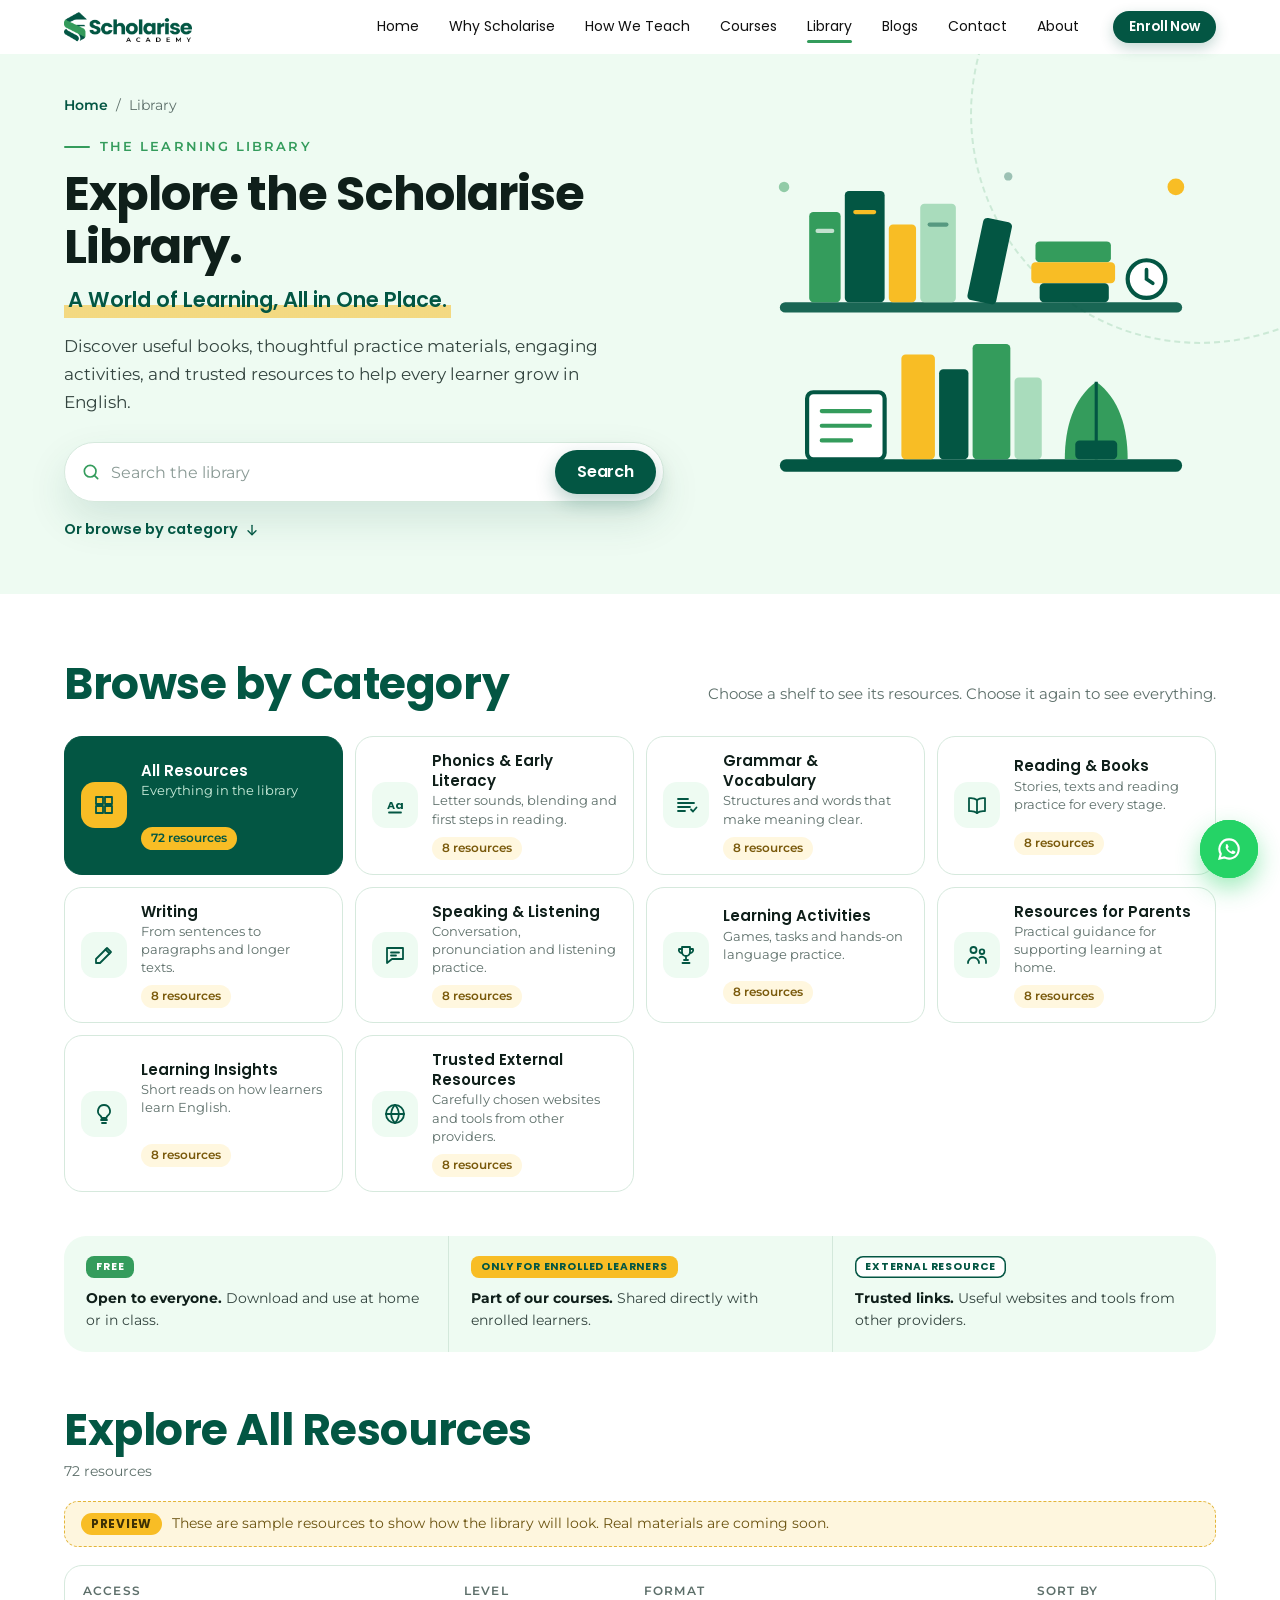
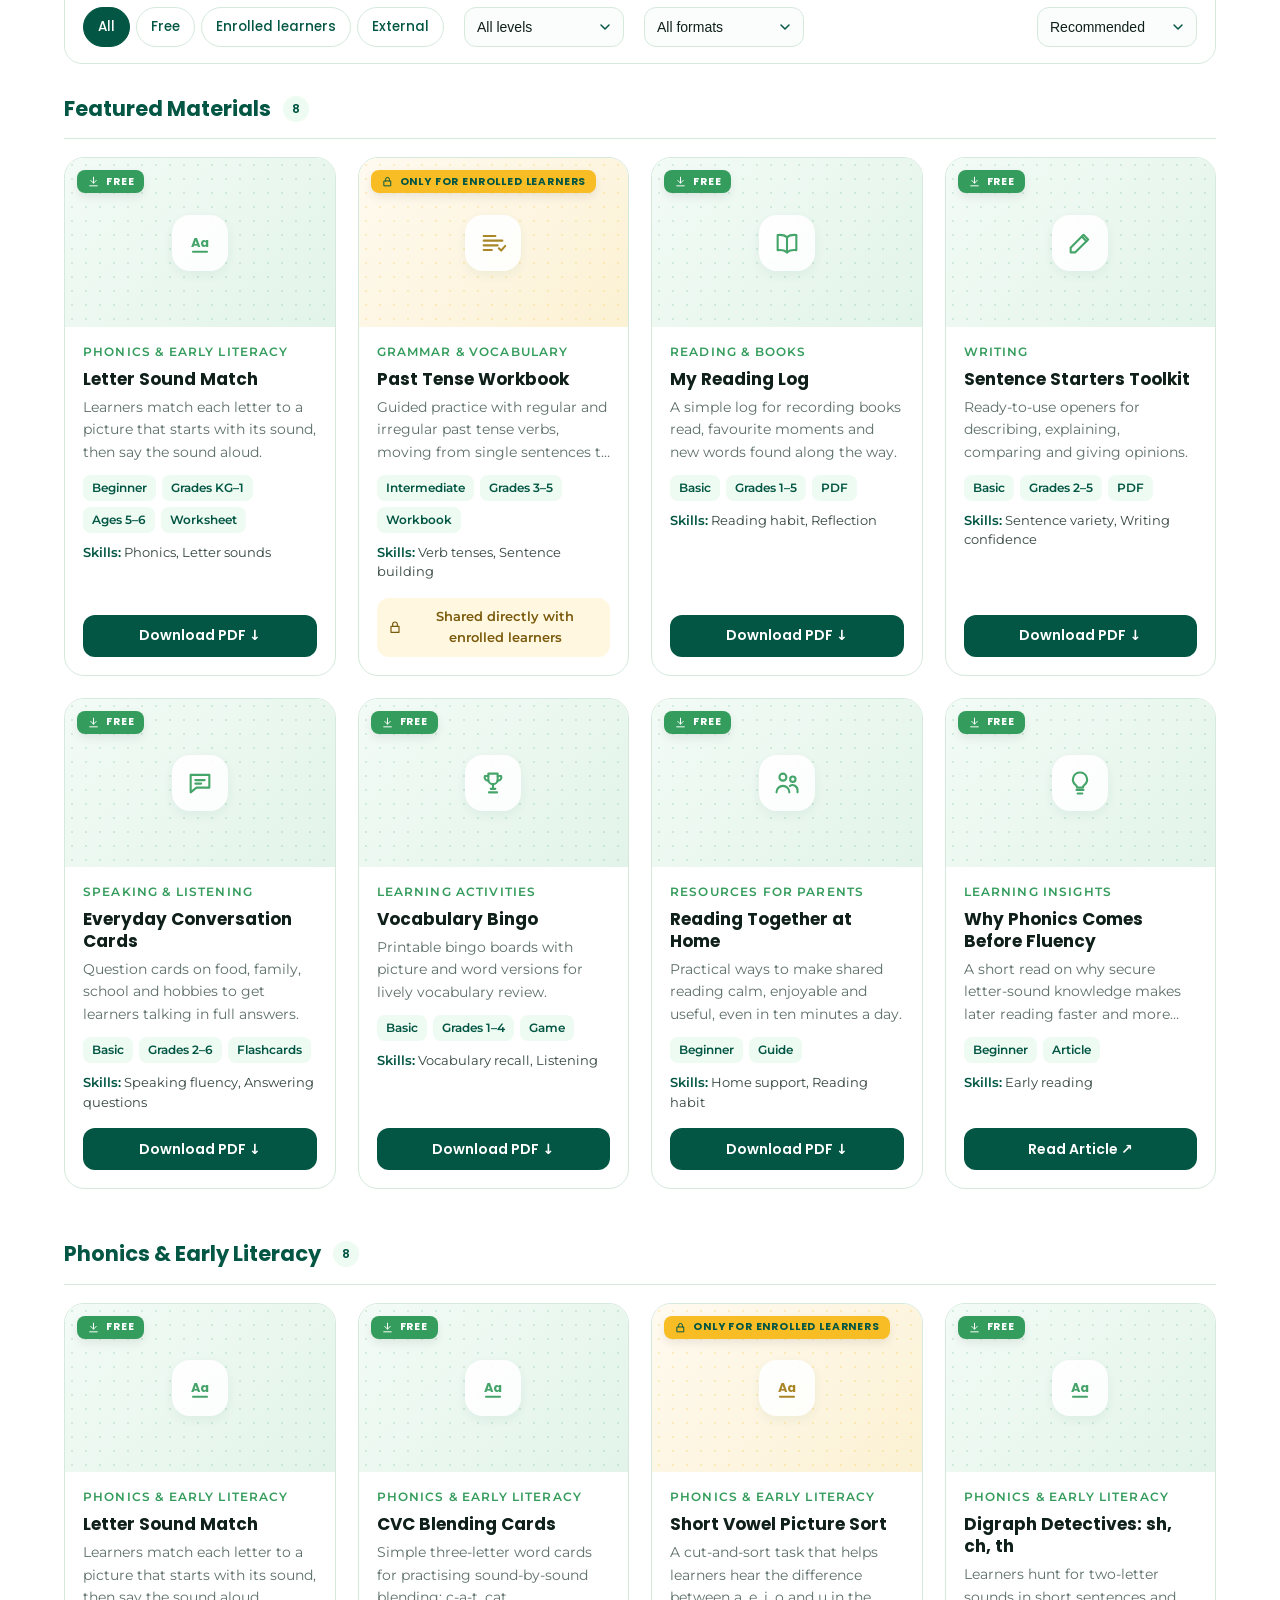
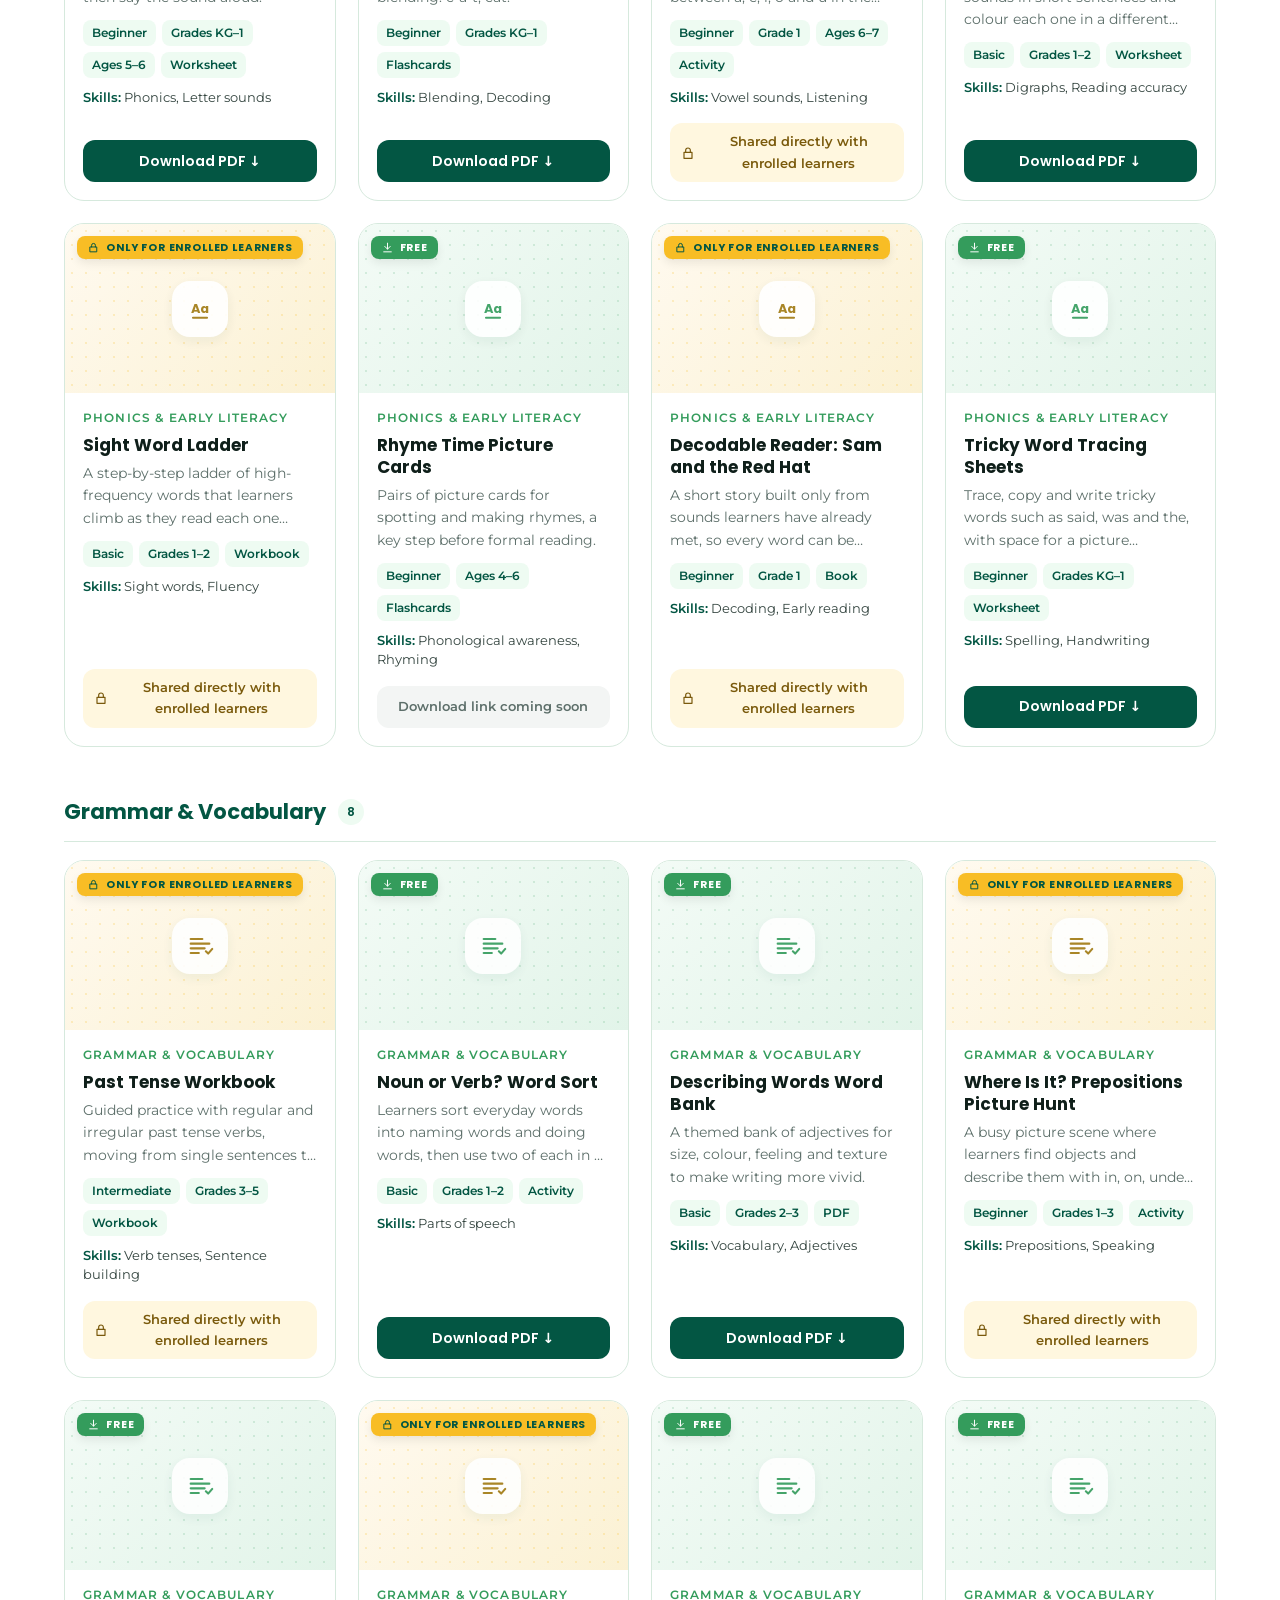
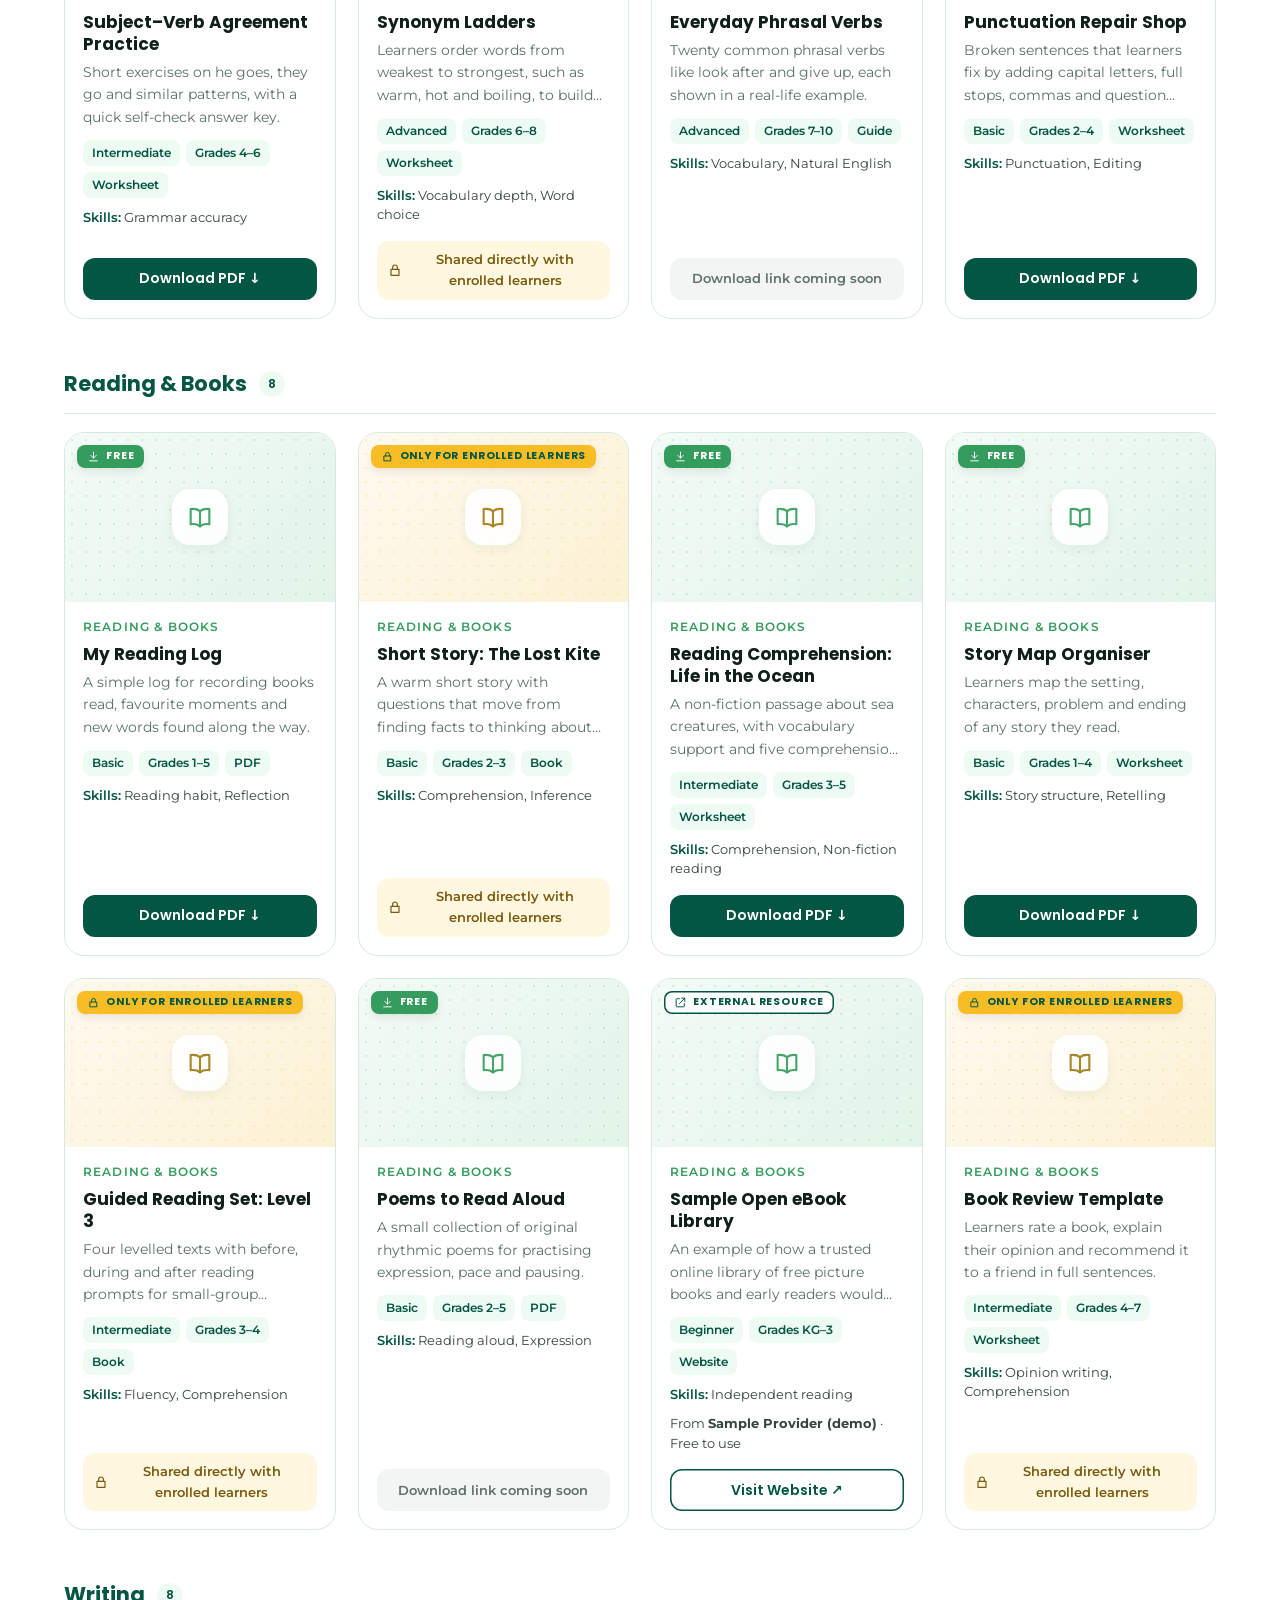
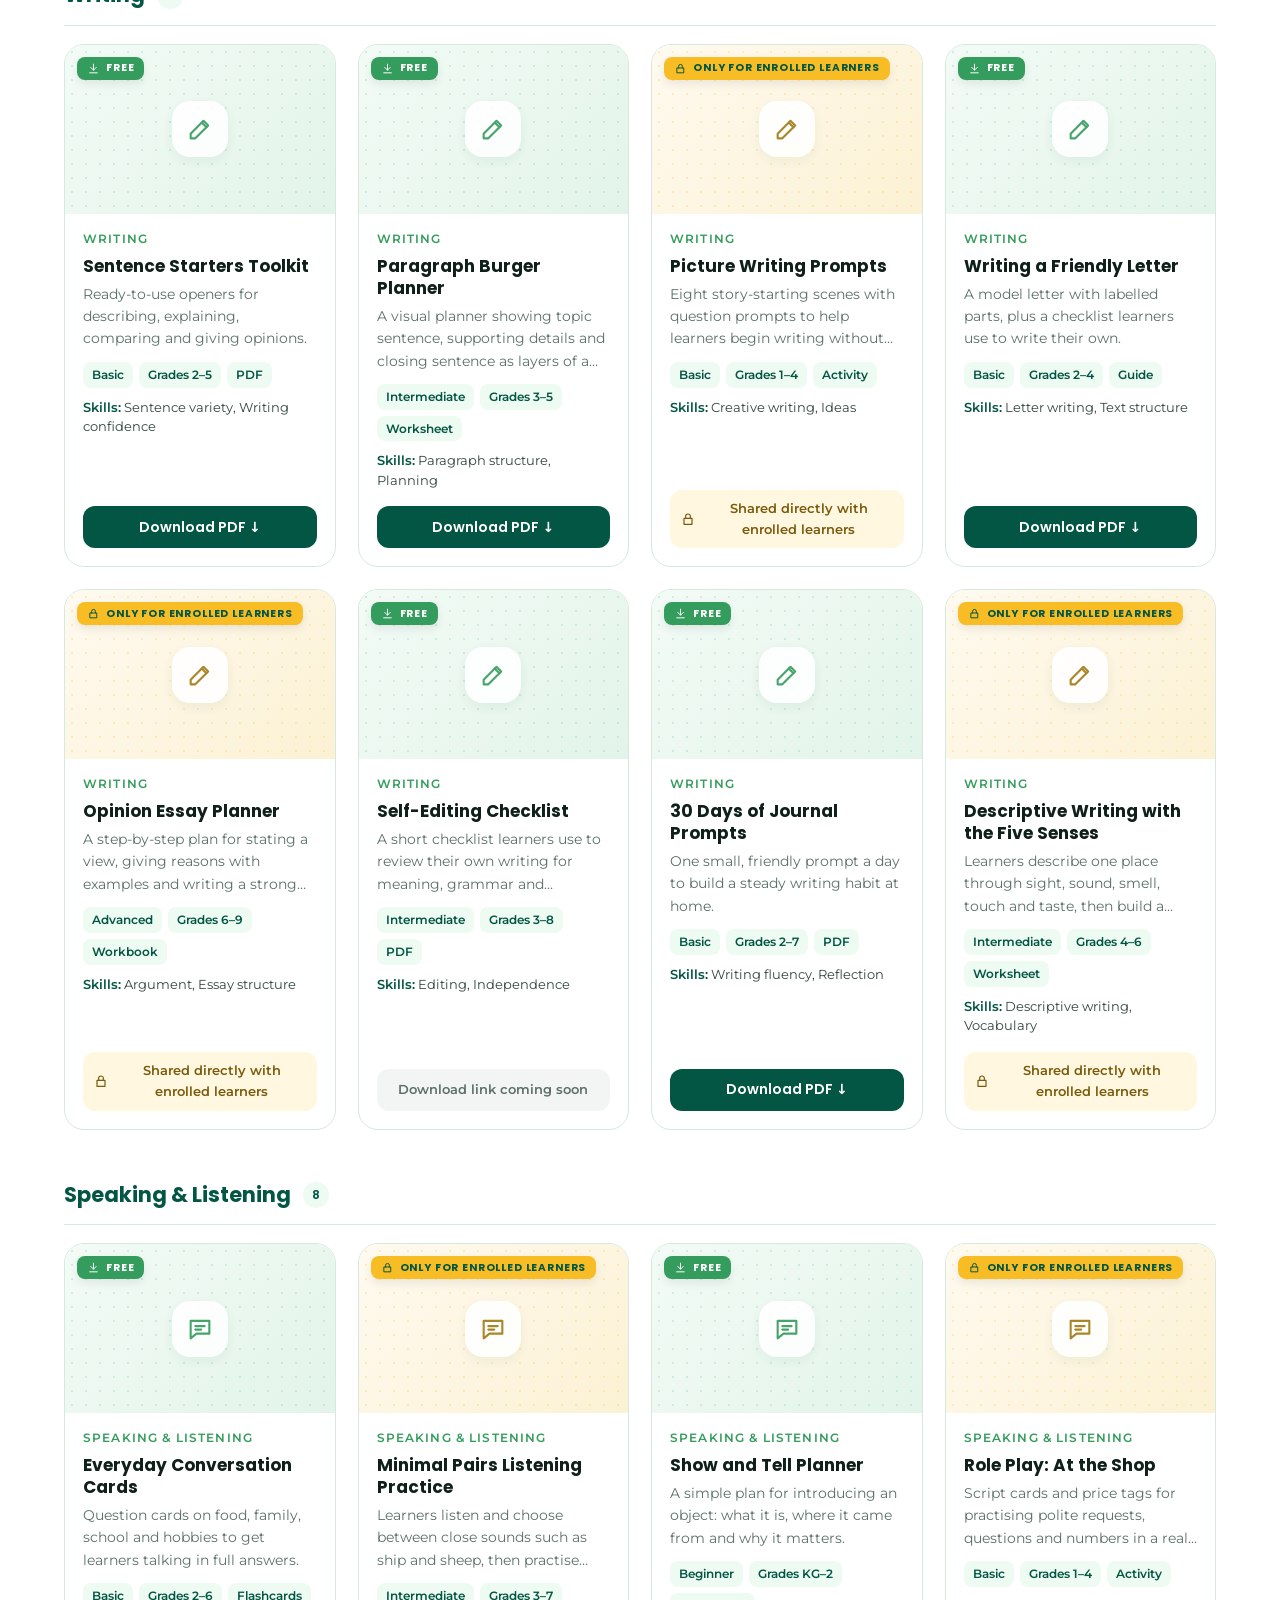
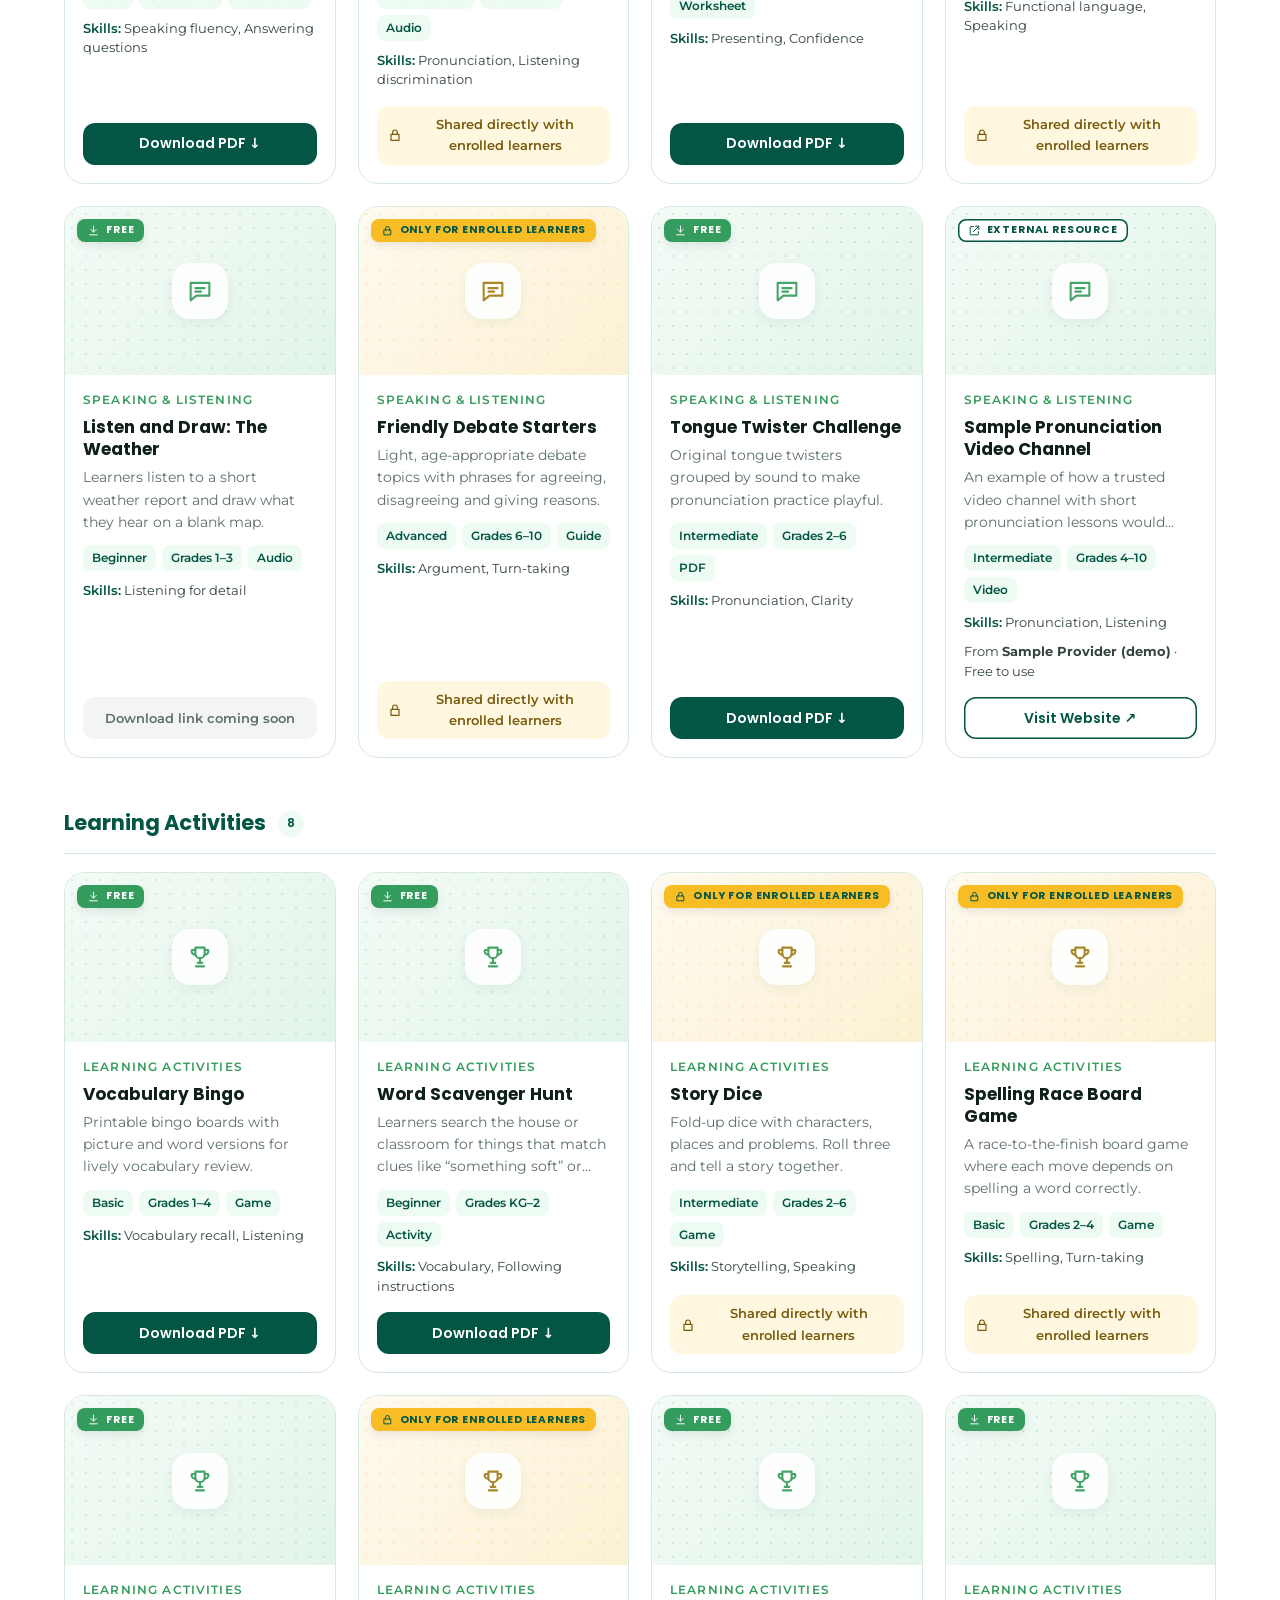
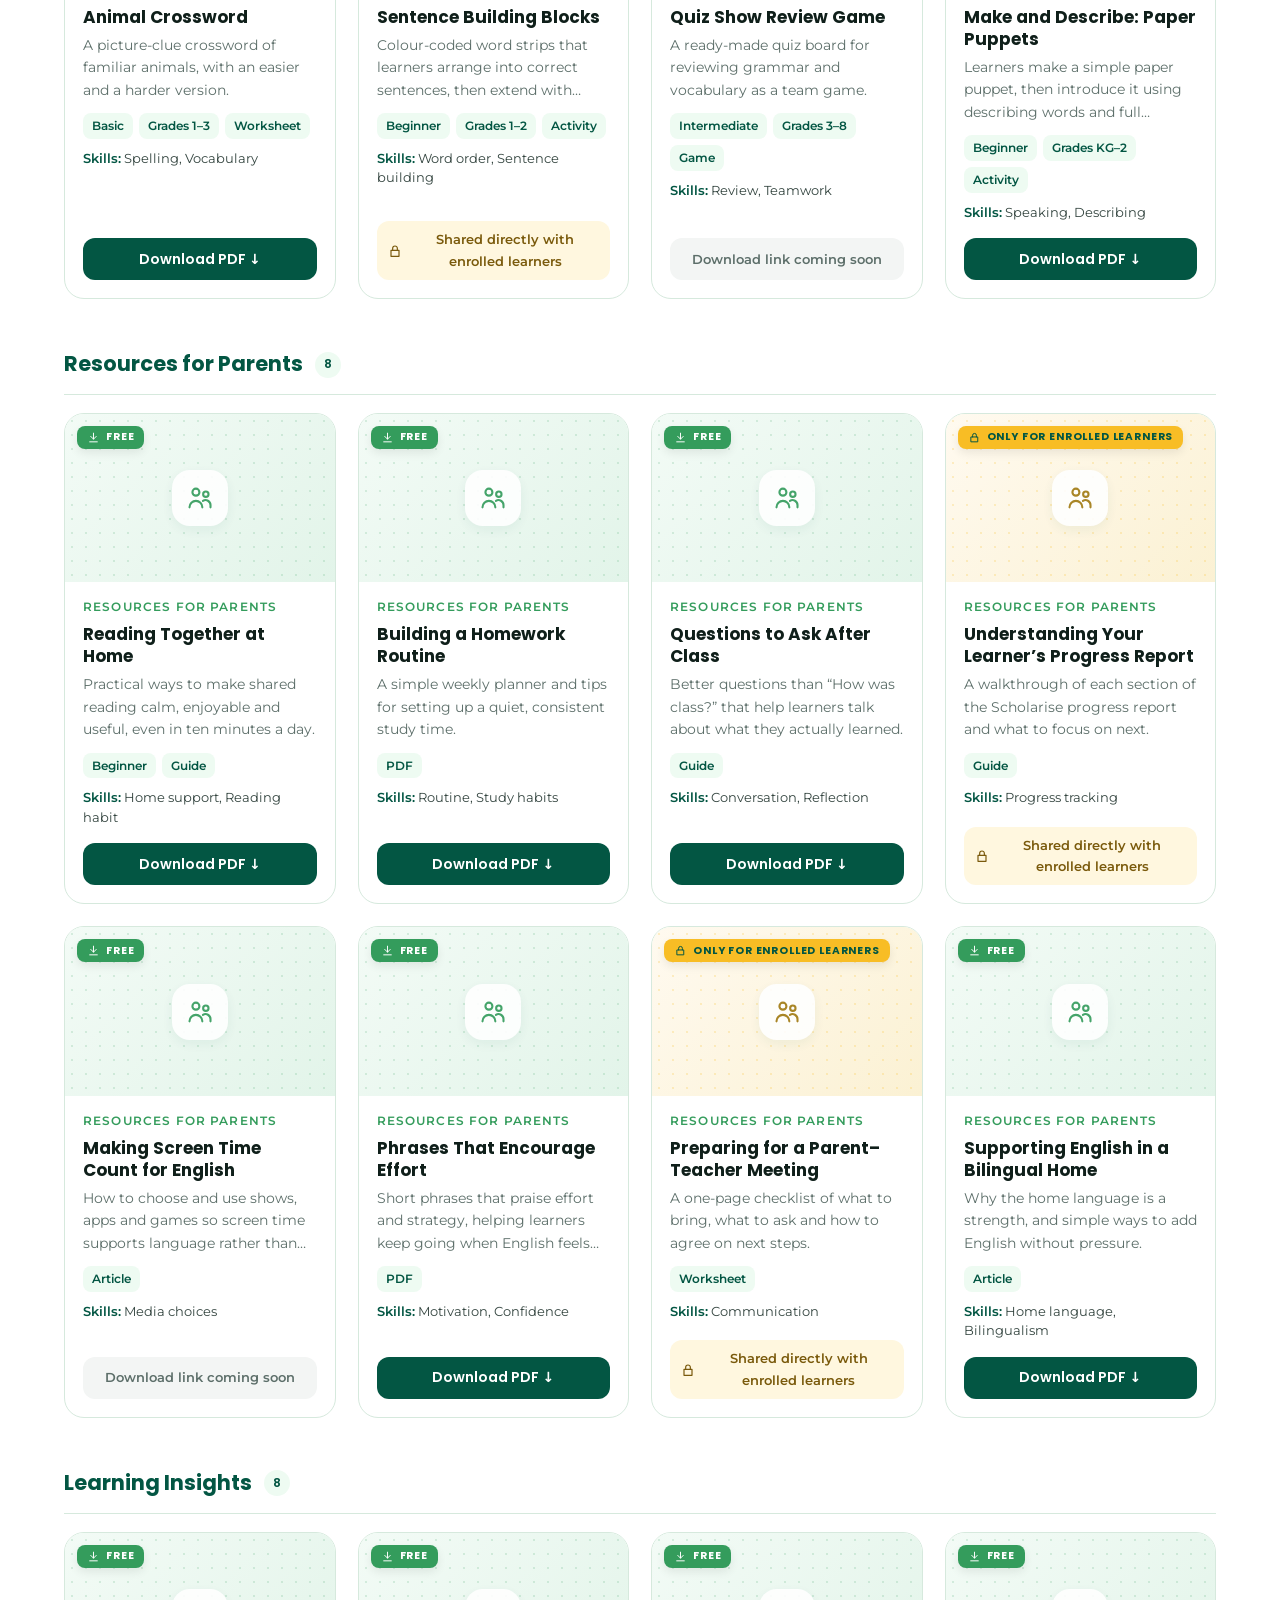
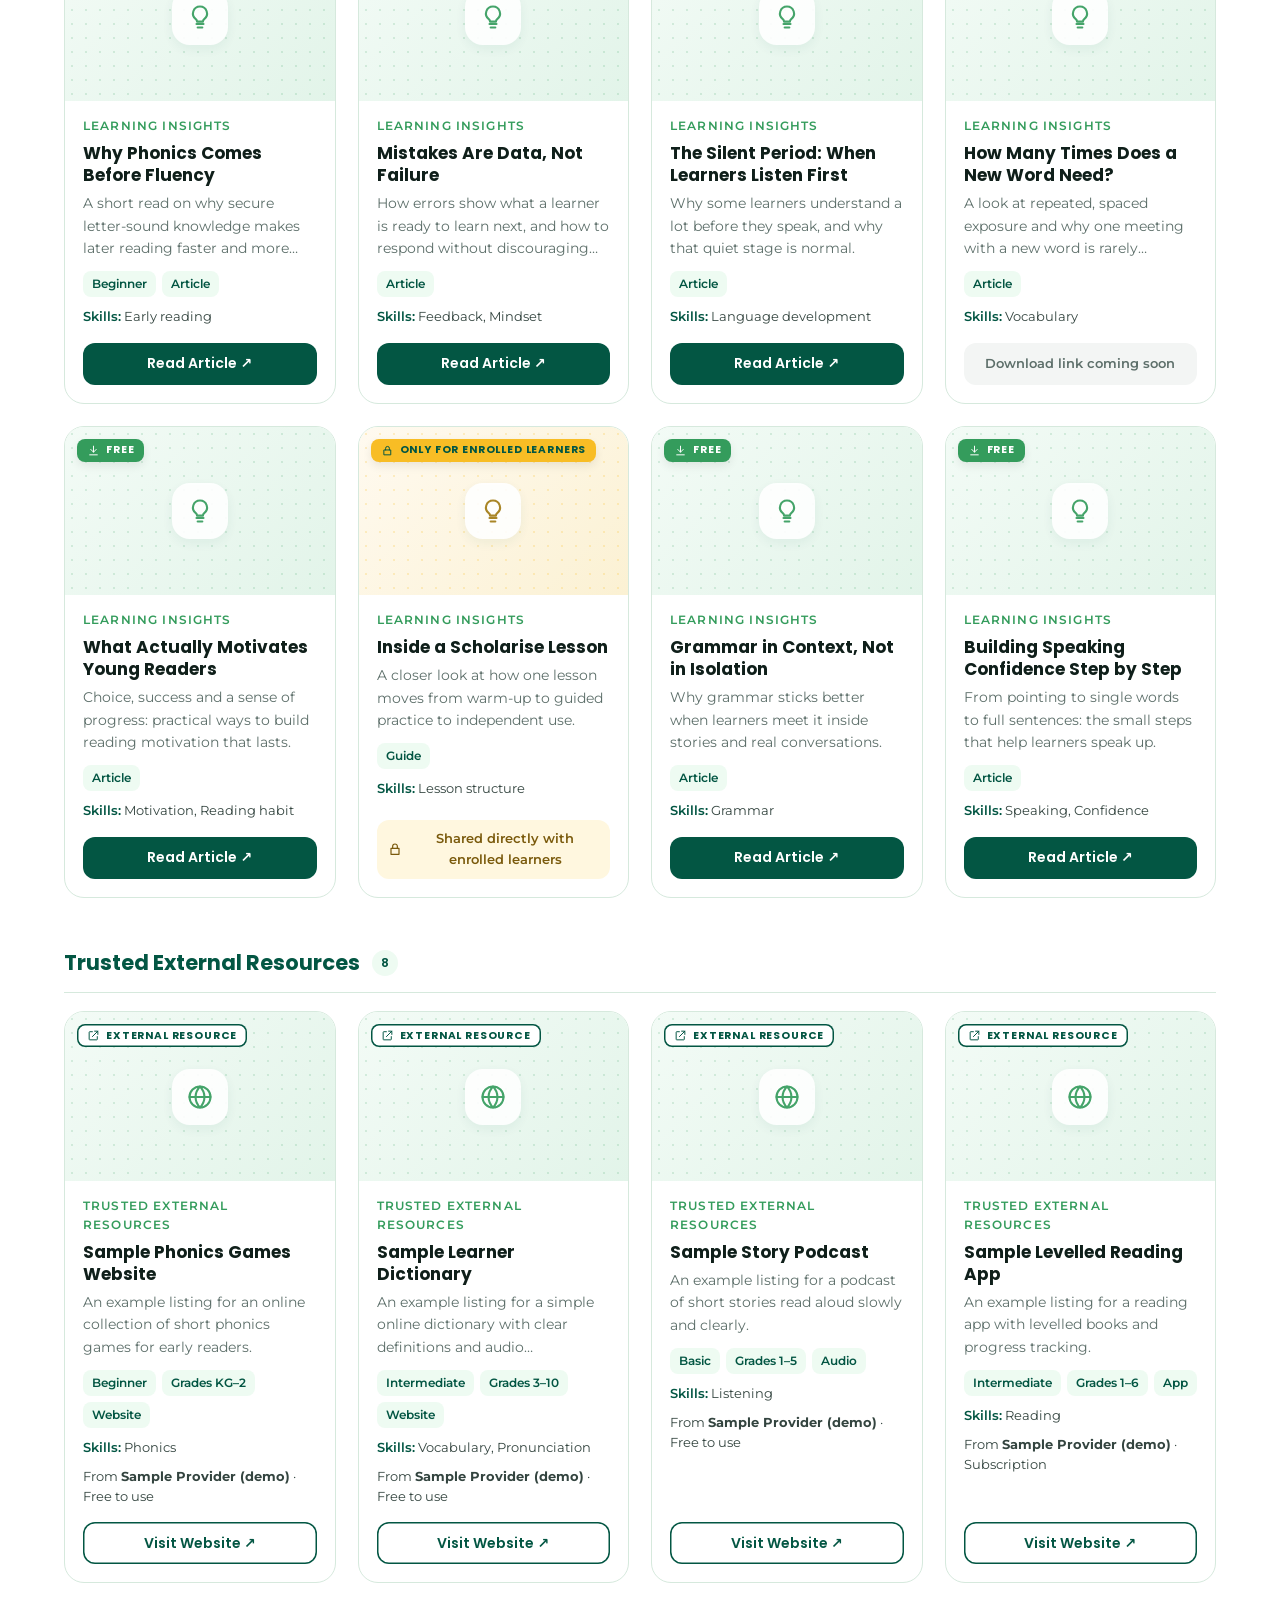
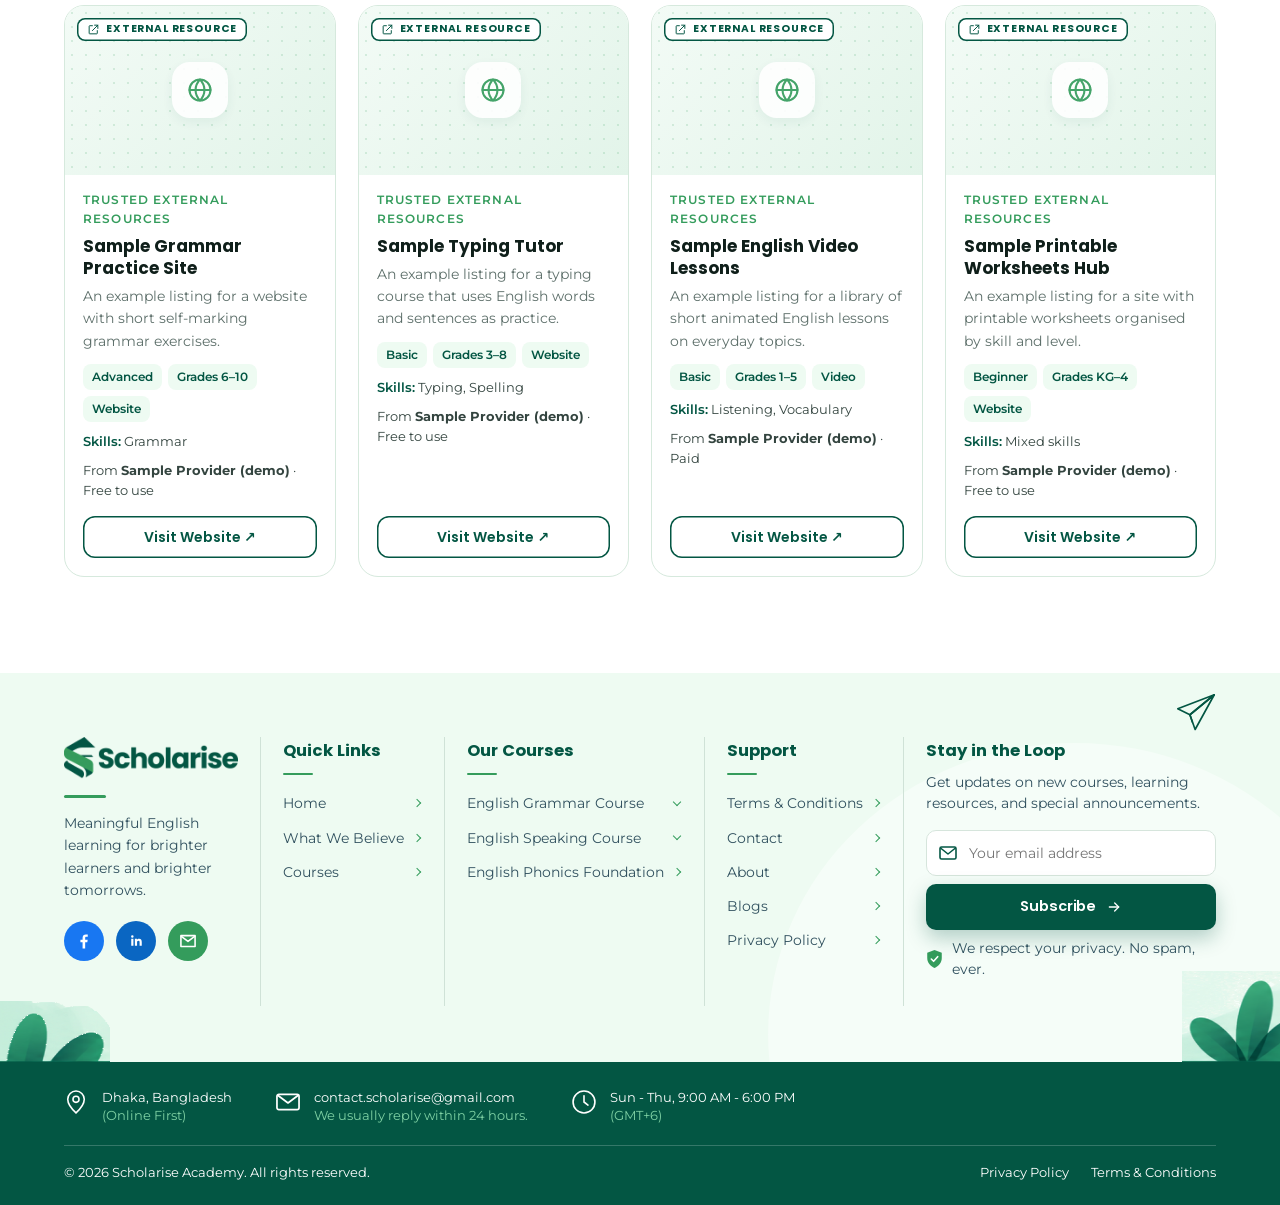
<file: library/index.html>
<!DOCTYPE html>
<html lang="en">
<head>
  <meta charset="UTF-8">
  <meta name="viewport" content="width=device-width, initial-scale=1">
  <title>The Learning Library | Scholarise Academy</title>
  <meta name="description" content="Explore the Scholarise Library: books, practice materials, activities and trusted resources to help every learner grow in English.">
  <meta name="theme-color" content="#035643">
  <link rel="icon" href="../favicon.ico" sizes="any">
  <link rel="icon" type="image/png" sizes="32x32" href="../assets/icons/favicon-32.png">
  <link rel="icon" type="image/png" sizes="192x192" href="../assets/icons/icon-192.png">
  <link rel="apple-touch-icon" href="../assets/icons/apple-touch-icon.png">
  <link rel="stylesheet" href="../assets/css/style.css">
  <link rel="stylesheet" href="../assets/css/library.css">
  <script>document.documentElement.classList.add('js')</script>
</head>
<body class="page-library">
<a class="skip-link" href="#main">Skip to content</a>
<header class="site-header">
  <div class="container header-inner">
    <a class="logo" href="../" aria-label="Scholarise Academy home"><img src="../assets/images/scholarise-logo.png" alt="Scholarise Academy" width="182" height="44"></a>
    <button class="nav-toggle" aria-label="Open menu" aria-expanded="false" aria-controls="main-nav"><span></span><span></span><span></span></button>
    <nav class="main-nav" id="main-nav" aria-label="Main navigation">
      <ul><li><a href="../#home">Home</a></li><li><a href="../why-scholarise/">Why Scholarise</a></li><li><a href="../how-we-teach/">How We Teach</a></li><li><a href="../#courses">Courses</a></li><li><a href="../library/" class="is-active" aria-current="page">Library</a></li><li><a href="../blogs/">Blogs</a></li><li><a href="../contact/">Contact</a></li><li><a href="../about/">About</a></li></ul>
      <a href="../enroll/" class="btn btn-primary">Enroll Now</a>
    </nav>
  </div>
</header>
<main id="main">
<section class="lib-hero">
  <div class="container lib-hero-inner">
    <div class="lib-hero-copy">
      <nav class="crumbs" aria-label="Breadcrumb"><a href="../">Home</a><span aria-hidden="true">/</span><span>Library</span></nav>
      <p class="eyebrow">The Learning Library</p>
      <h1 class="lib-h1">Explore the Scholarise Library.</h1>
      <p class="lib-tagline">A World of Learning, All in One Place.</p>
      <p class="lib-lead">Discover useful books, thoughtful practice materials, engaging activities, and trusted resources to help every learner grow in English.</p>
      <form class="lib-searchbar" role="search" action="#">
        <label class="sr-only" for="lib-search">Search the library</label>
        <svg viewBox="0 0 24 24" fill="none" stroke="currentColor" stroke-width="2" stroke-linecap="round" aria-hidden="true"><path d="M11 18a7 7 0 1 0 0-14 7 7 0 0 0 0 14z"/><path d="M20 20l-4-4"/></svg>
        <input id="lib-search" type="search" name="q" placeholder="Search the library" autocomplete="off" maxlength="80">
        <button type="button" id="lib-search-clear" class="lib-clear" aria-label="Clear search" hidden>&times;</button>
        <button type="submit" class="btn btn-primary lib-search-btn">Search</button>
      </form>
      <a class="lib-browse-link" href="#browse">Or browse by category <svg viewBox="0 0 24 24" fill="none" stroke="currentColor" stroke-width="2" stroke-linecap="round" stroke-linejoin="round" aria-hidden="true"><path d="M12 5v14"/><path d="M6 13l6 6 6-6"/></svg></a>
    </div>
    <div class="lib-shelf" aria-hidden="true">
      <svg viewBox="0 0 420 330">
        <rect x="18" y="300" width="384" height="12" rx="6" fill="#035643"/>
        <rect x="18" y="150" width="384" height="10" rx="5" fill="#035643" opacity=".9"/>
        <g class="lib-row r1">
          <rect x="46" y="64" width="30" height="86" rx="4" fill="#349C5C"/><rect x="52" y="80" width="18" height="4" rx="2" fill="#fff" opacity=".7"/>
          <rect x="80" y="44" width="38" height="106" rx="4" fill="#035643"/><rect x="88" y="62" width="22" height="4" rx="2" fill="#F8BD25"/>
          <rect x="122" y="76" width="26" height="74" rx="4" fill="#F8BD25"/>
          <rect x="152" y="56" width="34" height="94" rx="4" fill="#a9dcbc"/><rect x="159" y="74" width="20" height="4" rx="2" fill="#035643" opacity=".5"/>
          <rect x="196" y="70" width="28" height="80" rx="4" fill="#035643" transform="rotate(12 210 150)"/>
          <rect x="262" y="92" width="72" height="20" rx="4" fill="#349C5C"/><rect x="258" y="112" width="80" height="20" rx="4" fill="#F8BD25"/><rect x="266" y="132" width="66" height="18" rx="4" fill="#035643"/>
          <circle cx="368" cy="128" r="18" fill="#fff" stroke="#035643" stroke-width="4"/><path d="M368 119v9l6 4" stroke="#035643" stroke-width="3.5" stroke-linecap="round" fill="none"/>
        </g>
        <g class="lib-row r2">
          <rect x="44" y="236" width="74" height="64" rx="6" fill="#fff" stroke="#035643" stroke-width="4"/><path d="M58 254h46M58 268h46M58 282h28" stroke="#349C5C" stroke-width="4" stroke-linecap="round"/>
          <rect x="134" y="200" width="32" height="100" rx="4" fill="#F8BD25"/><rect x="170" y="214" width="28" height="86" rx="4" fill="#035643"/><rect x="202" y="190" width="36" height="110" rx="4" fill="#349C5C"/>
          <rect x="242" y="222" width="26" height="78" rx="4" fill="#a9dcbc"/>
          <path d="M290 300c0-30 8-58 30-74 22 16 30 44 30 74z" fill="#349C5C"/><path d="M320 226v74" stroke="#035643" stroke-width="3"/>
          <rect x="300" y="282" width="40" height="18" rx="4" fill="#035643"/>
        </g>
        <g class="lib-spark"><circle cx="396" cy="40" r="8" fill="#F8BD25"/><circle cx="22" cy="40" r="5" fill="#349C5C" opacity=".5"/><circle cx="236" cy="30" r="4" fill="#035643" opacity=".35"/></g>
      </svg>
    </div>
  </div>
</section>

<section class="lib-browse" id="browse" aria-labelledby="browse-h">
  <div class="container">
    <div class="lib-browse-head" data-reveal>
      <h2 class="section-title" id="browse-h">Browse by Category</h2>
      <p>Choose a shelf to see its resources. Choose it again to see everything.</p>
    </div>
    <div class="lib-cats" id="lib-categories"></div>
    <noscript><p class="lib-noscript">The library needs JavaScript to show its resources. Please turn on JavaScript in your browser, or <a href="../contact/">contact us</a> for materials.</p></noscript>
  </div>
</section>

<section class="lib-access-band" aria-labelledby="access-h">
  <div class="container">
    <h2 class="sr-only" id="access-h">How resources can be used</h2>
    <ul class="lib-access-list" data-stagger="110">
      <li data-reveal><span class="lib-access-badge is-free">FREE</span><p><b>Open to everyone.</b> Download and use at home or in class.</p></li>
      <li data-reveal><span class="lib-access-badge is-enrolled_only">ONLY FOR ENROLLED LEARNERS</span><p><b>Part of our courses.</b> Shared directly with enrolled learners.</p></li>
      <li data-reveal><span class="lib-access-badge is-external">EXTERNAL RESOURCE</span><p><b>Trusted links.</b> Useful websites and tools from other providers.</p></li>
    </ul>
  </div>
</section>

<section class="lib-results-wrap" aria-labelledby="lib-results-title">
  <div class="container">
    <div class="lib-results-head" id="lib-results-head" data-reveal>
      <div><h2 class="section-title" id="lib-results-title">Explore All Resources</h2><p class="lib-total" id="lib-total"></p></div>
      <button type="button" class="lib-reset" id="lib-reset" hidden>Clear filters</button>
    </div>
    <div class="lib-toolbar" id="lib-toolbar" data-reveal hidden>
      <div class="lib-field"><span class="lib-field-label" id="acc-l">Access</span><div class="lib-chips" id="lib-access" role="group" aria-labelledby="acc-l"></div></div>
      <div class="lib-field"><label class="lib-field-label" for="lib-level">Level</label><select id="lib-level"></select></div>
      <div class="lib-field"><label class="lib-field-label" for="lib-format">Format</label><select id="lib-format"></select></div>
      <div class="lib-field lib-sortfield"><label class="lib-field-label" for="lib-sort">Sort by</label>
        <select id="lib-sort"><option value="recommended">Recommended</option><option value="newest">Newest</option><option value="az">Title A–Z</option></select></div>
    </div>
    <p class="sr-only" id="lib-status" role="status" aria-live="polite"></p>
    <div class="lib-results" id="lib-results"></div>
  </div>
</section>
</main>
<footer class="site-footer">
  <div class="footer-main">
    <div class="container footer-grid" data-stagger="110">
      <div class="footer-brand" data-reveal>
        <img src="../assets/images/scholarise-logo-footer.png" alt="Scholarise" width="200" height="48">
        <span class="footer-rule" aria-hidden="true"></span>
        <p>Meaningful English learning for brighter learners and brighter tomorrows.</p>
        <ul class="social" aria-label="Social media">
          <li><a class="fb" href="https://www.facebook.com/scholariseacademy" target="_blank" rel="noopener" aria-label="Scholarise on Facebook"><svg viewBox="0 0 24 24" aria-hidden="true"><path fill="currentColor" d="M13.4 21v-7.6h2.6l.4-3h-3V8.5c0-.9.3-1.5 1.5-1.5h1.6V4.3c-.3 0-1.2-.1-2.3-.1-2.3 0-3.9 1.4-3.9 4v2.2H7.7v3h2.6V21z"/></svg></a></li>
          <li><a class="li" href="https://www.linkedin.com/company/scholariseacademy" target="_blank" rel="noopener" aria-label="Scholarise on LinkedIn"><svg viewBox="0 0 24 24" aria-hidden="true"><path fill="currentColor" d="M6.3 9.4h2.6v8.4H6.3zM7.6 5.2a1.5 1.5 0 1 1 0 3 1.5 1.5 0 0 1 0-3zM10.6 9.4h2.5v1.2c.4-.7 1.2-1.4 2.6-1.4 2.7 0 3.2 1.8 3.2 4.1v4.5h-2.6v-4c0-1 0-2.2-1.4-2.2s-1.6 1-1.6 2.1v4.1h-2.6z"/></svg></a></li>
          <li><a class="em" href="mailto:contact.scholarise@gmail.com" aria-label="Email Scholarise"><svg viewBox="0 0 24 24" fill="none" stroke="currentColor" stroke-width="1.9" stroke-linecap="round" stroke-linejoin="round" aria-hidden="true"><path d="M3.5 5.5h17v13h-17z"/><path d="M4 6.5l8 6 8-6"/></svg></a></li>
        </ul>
      </div>
      <div class="footer-col" data-reveal>
        <h4>Quick Links</h4>
        <ul>
          <li><a href="../#home">Home</a></li>
          <li><a href="../#what-we-believe">What We Believe</a></li>
          <li><a href="../#courses">Courses</a></li>
        </ul>
      </div>
      <div class="footer-col" data-reveal>
        <h4>Our Courses</h4>
        <ul>
          <li><details><summary>English Grammar Course</summary><ul>
            <li><a href="../?track=grammar#courses" data-track-link="grammar">Basic <small>Grades 1-2</small></a></li>
            <li><a href="../?track=grammar#courses" data-track-link="grammar">Intermediate <small>Grades 3-5</small></a></li>
            <li><a href="../?track=grammar#courses" data-track-link="grammar">Advanced <small>Grades 6-8</small></a></li>
          </ul></details></li>
          <li><details><summary>English Speaking Course</summary><ul>
            <li><a href="../?track=speaking#courses" data-track-link="speaking">Basic <small>Grades 1-2</small></a></li>
            <li><a href="../?track=speaking#courses" data-track-link="speaking">Intermediate <small>Grades 3-5</small></a></li>
            <li><a href="../?track=speaking#courses" data-track-link="speaking">Advanced <small>Grades 6-8</small></a></li>
          </ul></details></li>
          <li><a href="../?track=phonics#courses" data-track-link="phonics">English Phonics Foundation</a></li>
        </ul>
      </div>
      <div class="footer-col" data-reveal>
        <h4>Support</h4>
        <ul>
          <li><a href="../terms&amp;condition/">Terms &amp; Conditions</a></li>
          <li><a href="../contact/">Contact</a></li>
          <li><a href="../about/">About</a></li>
          <li><a href="../blogs/">Blogs</a></li>
          <li><a href="../privacy-policy/">Privacy Policy</a></li>
        </ul>
      </div>
      <div class="newsletter" data-reveal>
        <svg class="plane" viewBox="0 0 46 46" aria-hidden="true"><g fill="none" stroke="#035643" stroke-width="1.9" stroke-linejoin="round"><path d="M44 2 L 2 18 L 16 25 Z"/><path d="M44 2 L 16 25 L 22 42 Z"/><path d="M16 25 L 19 34"/></g></svg>
        <h4>Stay in the Loop</h4>
        <p>Get updates on new courses, learning resources, and special announcements.</p>
        <form class="subscribe" novalidate>
          <div class="input-wrap">
            <svg class="mail" viewBox="0 0 18 14" aria-hidden="true"><rect x="1" y="1" width="16" height="12" rx="1.5" fill="none" stroke="#035643" stroke-width="1.6"/><path d="M1.5 2 L 9 8 L 16.5 2" fill="none" stroke="#035643" stroke-width="1.6" stroke-linejoin="round"/></svg>
            <label class="sr-only" for="nl-email">Email address</label>
            <input id="nl-email" type="email" name="email" placeholder="Your email address" autocomplete="email" required>
          </div>
          <button type="submit" class="btn btn-primary btn-subscribe">Subscribe <svg viewBox="0 0 24 24" fill="none" stroke="currentColor" stroke-width="1.9" stroke-linecap="round" stroke-linejoin="round" aria-hidden="true"><path d="M5 12h14"/><path d="M13 6l6 6-6 6"/></svg></button>
        </form>
        <p class="privacy"><svg viewBox="0 0 18 22" aria-hidden="true"><path d="M9 1 L 17 4 V 10 C 17 15, 13.5 19, 9 21 C 4.5 19, 1 15, 1 10 V 4 Z" fill="#349C5C"/><path d="M5.5 11 L 8 13.5 L 12.5 8.5" fill="none" stroke="#fff" stroke-width="1.8" stroke-linecap="round" stroke-linejoin="round"/></svg>We respect your privacy. No spam, ever.</p>
        <p class="nl-status" role="status" aria-live="polite"></p>
      </div>
    </div>
    <img class="leaves leaves-left" src="../assets/images/leaves-left.png" alt="" width="118" height="61">
    <img class="leaves leaves-right" src="../assets/images/leaves-right.png" alt="" width="105" height="91">
  </div>
  <div class="footer-bar">
    <div class="container">
      <ul class="contact-strip">
        <li><svg viewBox="0 0 21 27" aria-hidden="true"><path d="M10.5 1.2A9.3 9.3 0 0 0 1.2 10.5c0 6.8 9.3 15.3 9.3 15.3s9.3-8.5 9.3-15.3a9.3 9.3 0 0 0-9.3-9.3z" fill="none" stroke="#fff" stroke-width="1.8"/><circle cx="10.5" cy="10.5" r="3.4" fill="none" stroke="#fff" stroke-width="1.8"/></svg><span>Dhaka, Bangladesh<small>(Online First)</small></span></li>
        <li><svg viewBox="0 0 25 18" aria-hidden="true"><rect x="1" y="1" width="23" height="16" rx="2" fill="none" stroke="#fff" stroke-width="1.8"/><path d="M1.8 2 L 12.5 10 L 23.2 2" fill="none" stroke="#fff" stroke-width="1.8" stroke-linejoin="round"/></svg><span><a href="mailto:contact.scholarise@gmail.com">contact.scholarise@gmail.com</a><small>We usually reply within 24 hours.</small></span></li>
        <li><svg viewBox="0 0 27 27" aria-hidden="true"><circle cx="13.5" cy="13.5" r="12.3" fill="none" stroke="#fff" stroke-width="1.8"/><path d="M13.5 6.5 V 13.5 L 18 17" fill="none" stroke="#fff" stroke-width="1.8" stroke-linecap="round"/></svg><span>Sun - Thu, 9:00 AM - 6:00 PM<small>(GMT+6)</small></span></li>
      </ul>
      <div class="bar-bottom">
        <p>© 2026 Scholarise Academy. All rights reserved.</p>
        <ul class="legal-links">
          <li><a href="../privacy-policy/">Privacy Policy</a></li>
          <li><a href="../terms&amp;condition/">Terms &amp; Conditions</a></li>
        </ul>
      </div>
    </div>
  </div>
</footer>
<a class="wa-float js-whatsapp" href="https://wa.me/8801338055356" target="_blank" rel="noopener" aria-label="Chat with Scholarise on WhatsApp"><svg viewBox="0 0 24 24"><path fill="none" stroke="#fff" stroke-width="1.7" d="M12 4.3a7.7 7.7 0 0 0-6.6 11.6l-1 3.8 3.9-1a7.7 7.7 0 1 0 3.7-14.4z"/><path fill="#fff" d="M9.4 8.5c.2-.4.4-.4.6-.4h.5c.2 0 .4 0 .5.4l.7 1.6c.1.2 0 .4-.1.5l-.5.6c-.1.1-.2.3 0 .5.3.5.8 1.1 1.3 1.5.6.5 1.1.7 1.4.8.2.1.3 0 .4-.1l.6-.7c.1-.2.3-.2.5-.1l1.6.8c.2.1.3.2.3.3 0 .3-.1.9-.5 1.2-.4.4-1.1.6-1.7.5-.9-.1-2-.5-3.2-1.5-1.3-1.1-2-2.4-2.3-3-.3-.7-.2-1.5.1-1.9z"/></svg><span class="wa-tip">Chat on WhatsApp</span></a>
<script src="../assets/js/main.js"></script>
<script src="../assets/js/guard.js"></script>
<script src="../assets/js/library-data.js"></script>
<script src="../assets/js/library-demo-data.js"></script>
<script src="../assets/js/library.js"></script>
</body>
</html>
</file>
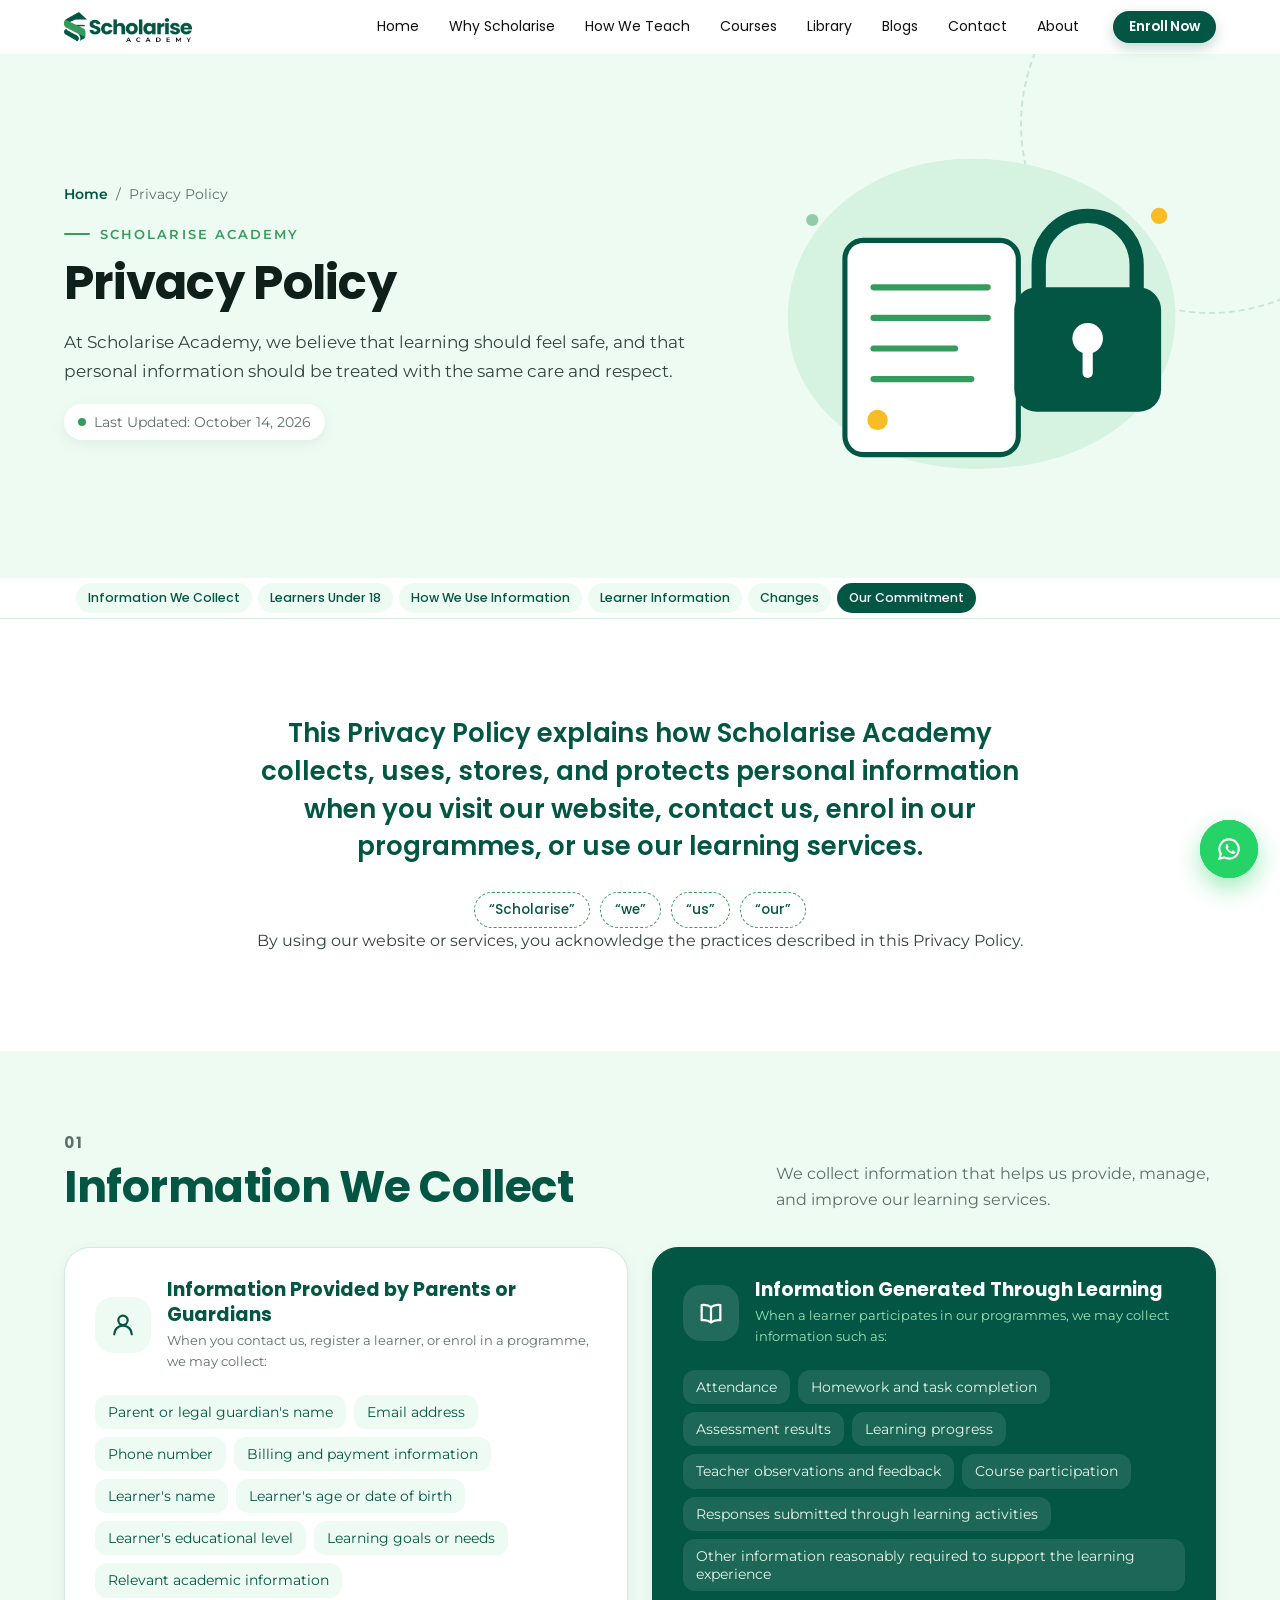
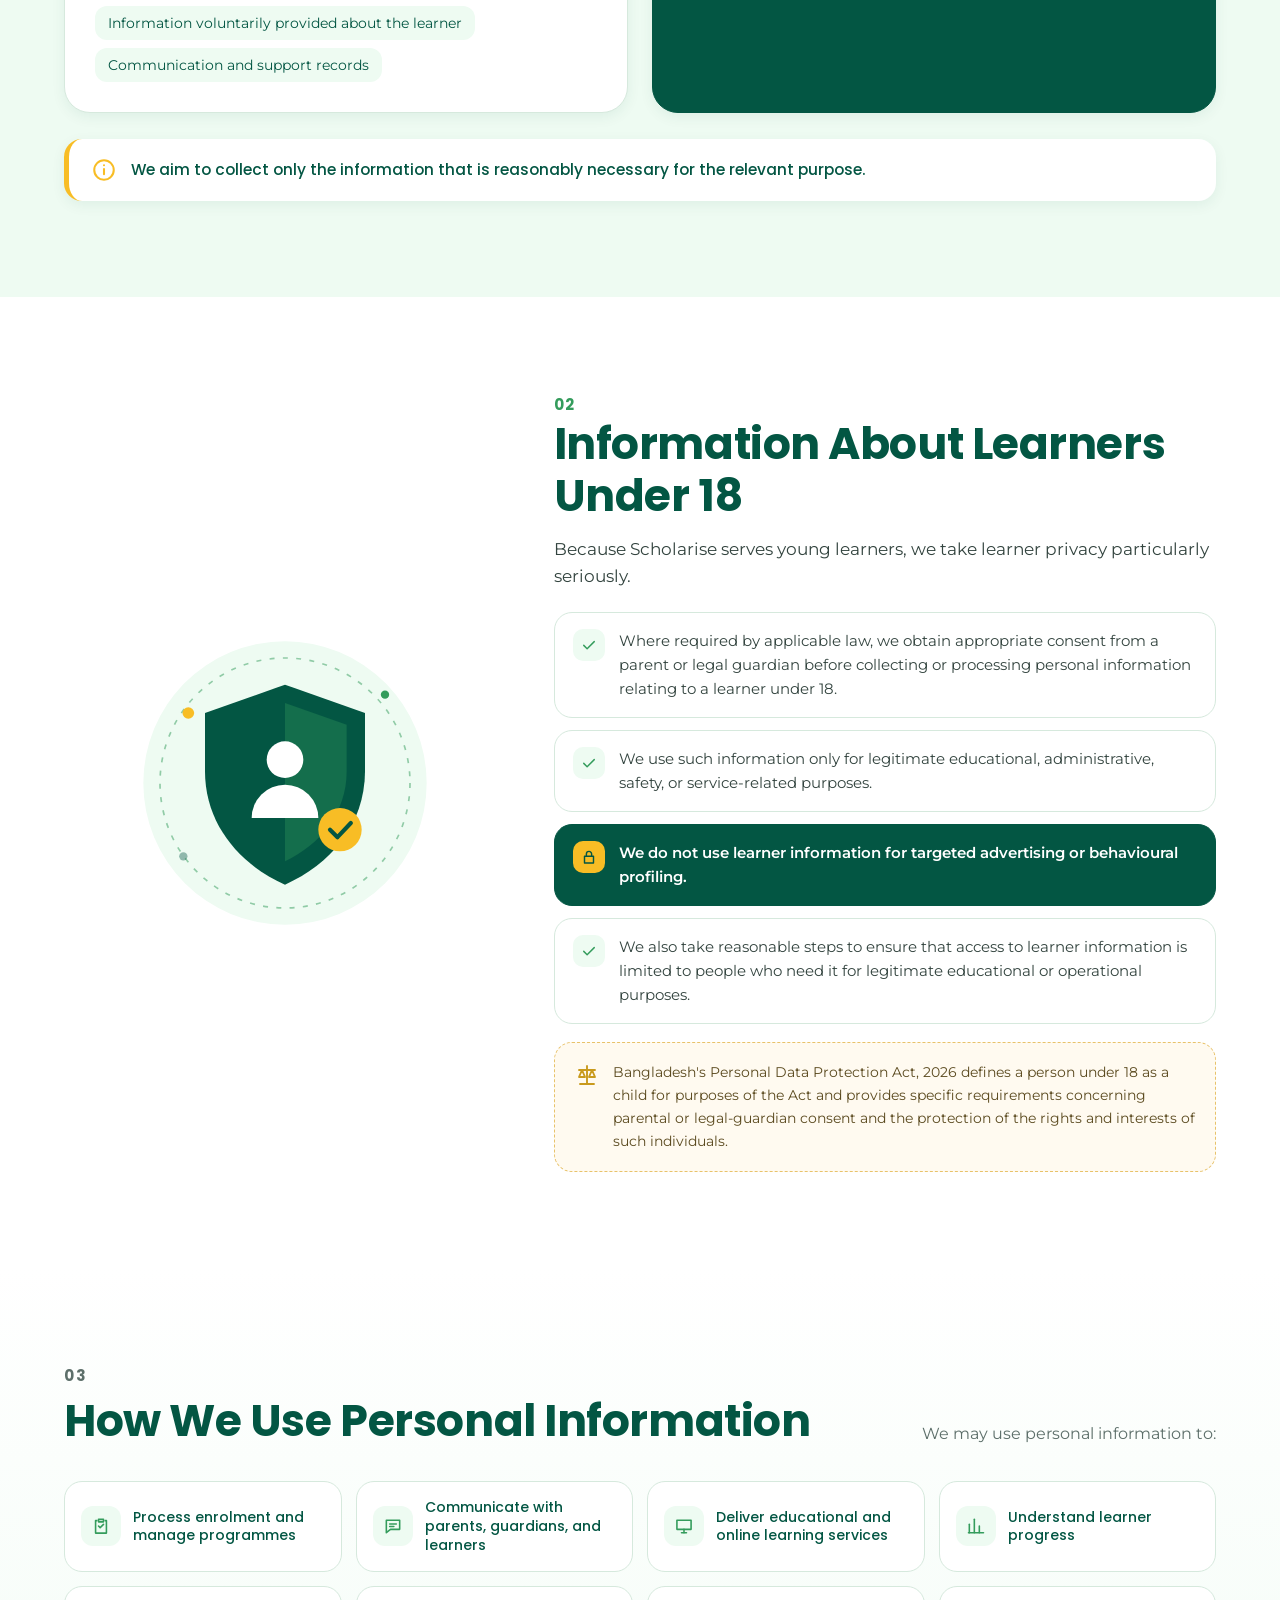
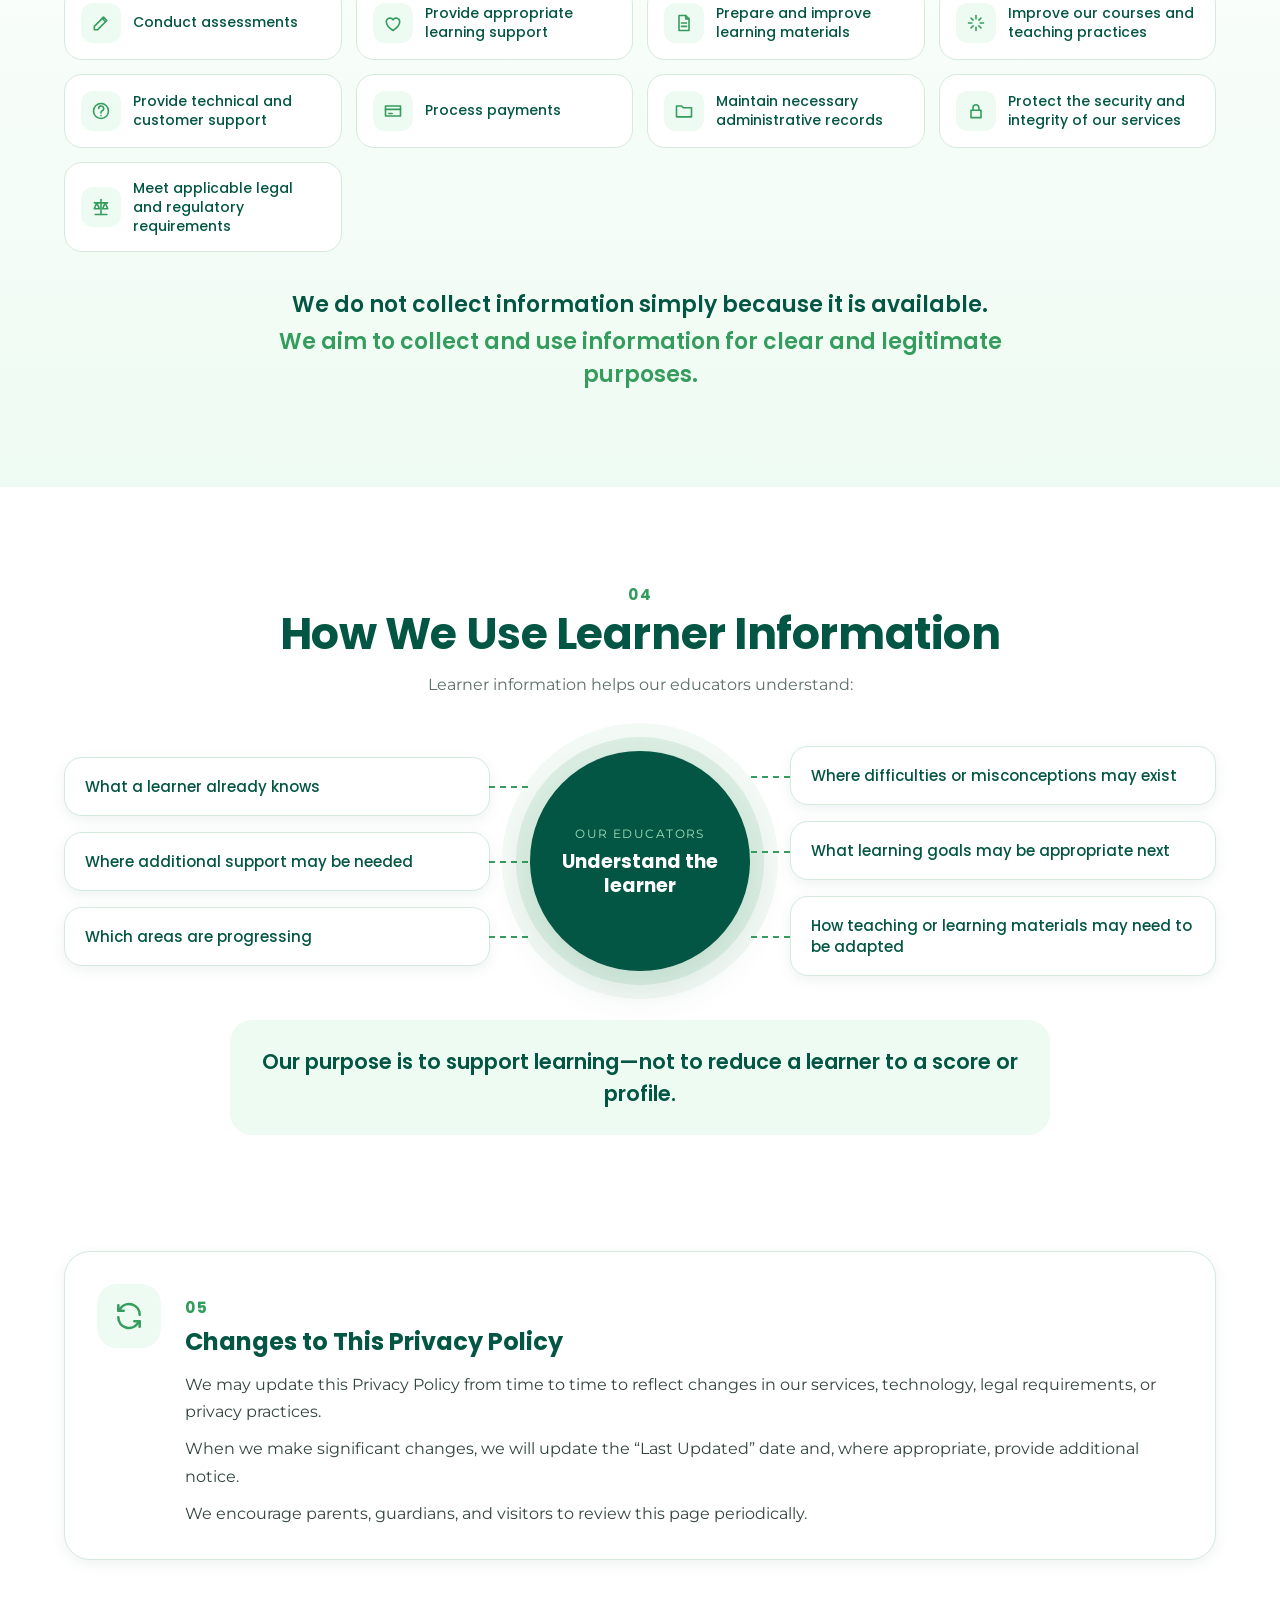
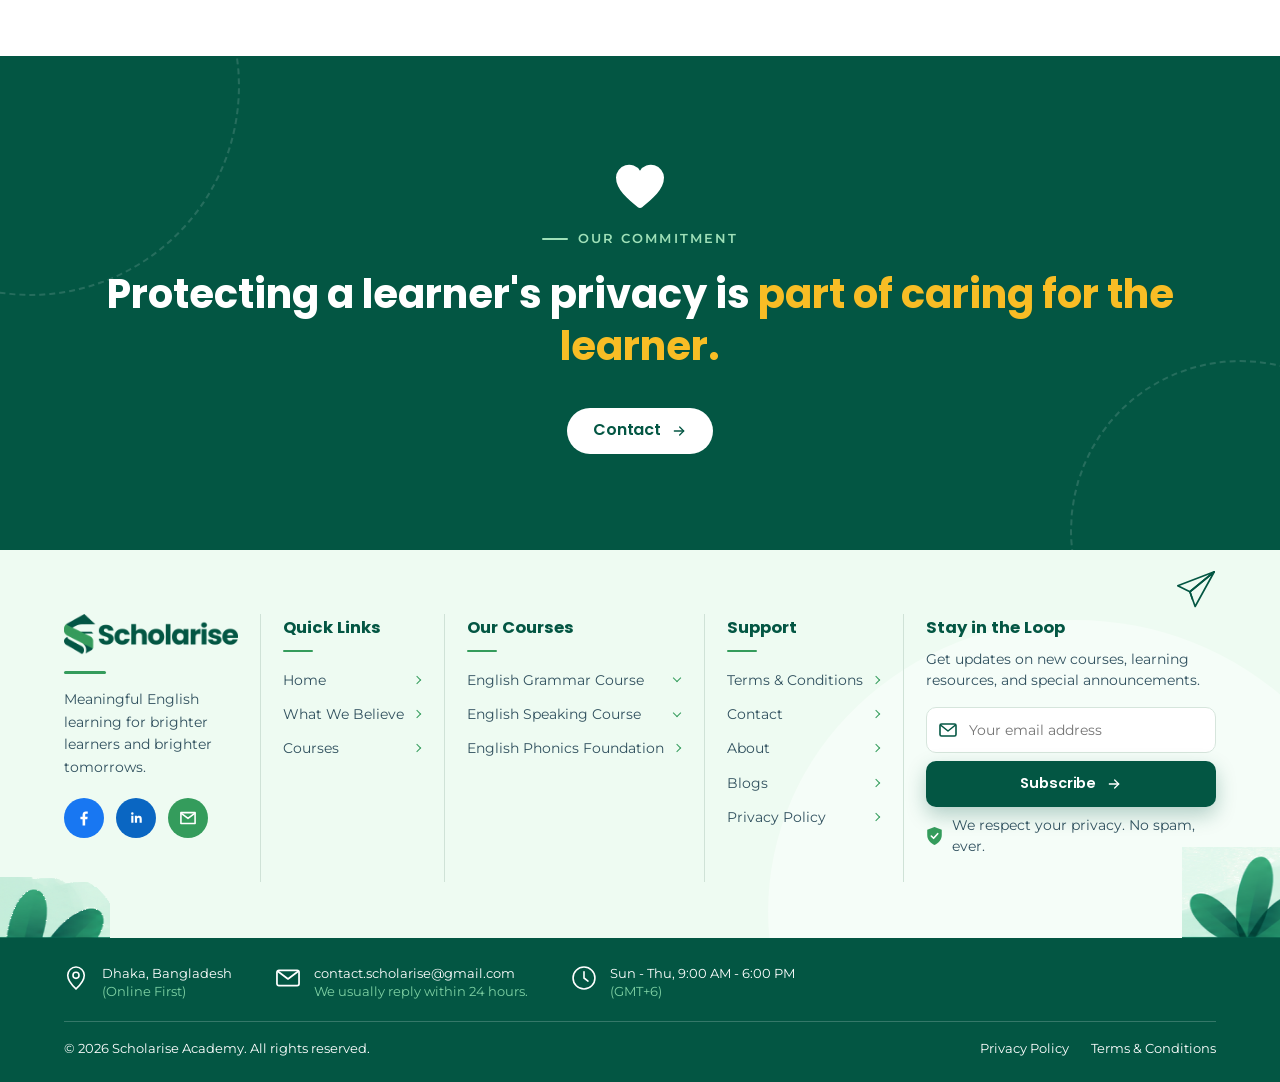
<file: privacy-policy/index.html>
<!DOCTYPE html>
<html lang="en">
<head>
  <meta charset="UTF-8">
  <meta name="viewport" content="width=device-width, initial-scale=1">
  <title>Privacy Policy | Scholarise Academy</title>
  <meta name="description" content="How Scholarise Academy collects, uses, stores, and protects personal information, including information about learners under 18.">
  <meta name="theme-color" content="#035643">
  <link rel="icon" href="../favicon.ico" sizes="any">
  <link rel="icon" type="image/png" sizes="32x32" href="../assets/icons/favicon-32.png">
  <link rel="icon" type="image/png" sizes="192x192" href="../assets/icons/icon-192.png">
  <link rel="apple-touch-icon" href="../assets/icons/apple-touch-icon.png">
  <link rel="stylesheet" href="../assets/css/style.css">
  <script>document.documentElement.classList.add('js')</script>
</head>
<body class="page-privacy">
<a class="skip-link" href="#main">Skip to content</a>
<header class="site-header">
  <div class="container header-inner">
    <a class="logo" href="../" aria-label="Scholarise Academy home"><img src="../assets/images/scholarise-logo.png" alt="Scholarise Academy" width="182" height="44"></a>
    <button class="nav-toggle" aria-label="Open menu" aria-expanded="false" aria-controls="main-nav"><span></span><span></span><span></span></button>
    <nav class="main-nav" id="main-nav" aria-label="Main navigation">
      <ul><li><a href="../#home">Home</a></li><li><a href="../why-scholarise/">Why Scholarise</a></li><li><a href="../how-we-teach/">How We Teach</a></li><li><a href="../#courses">Courses</a></li><li><a href="../library/">Library</a></li><li><a href="../blogs/">Blogs</a></li><li><a href="../contact/">Contact</a></li><li><a href="../about/">About</a></li></ul>
      <a href="../enroll/" class="btn btn-primary">Enroll Now</a>
    </nav>
  </div>
</header>
<main id="main">
<section class="page-hero">
  <span class="bg-ring" aria-hidden="true"></span>
  <div class="container">
    <div data-stagger="110">
      <nav class="crumbs" aria-label="Breadcrumb" data-reveal><a href="../">Home</a><span aria-hidden="true">/</span><span>Privacy Policy</span></nav>
      <p class="eyebrow" data-reveal>Scholarise Academy</p>
      <h1 class="page-title" data-reveal>Privacy Policy</h1>
      <p class="page-lead" data-reveal>At Scholarise Academy, we believe that learning should feel safe, and that personal information should be treated with the same care and respect.</p>
      <p class="pp-updated" data-reveal><i aria-hidden="true"></i>Last Updated: October 14, 2026</p>
    </div>
    <div class="page-hero-art" data-reveal="zoom"><svg viewBox="0 0 460 380" role="img" aria-label="Illustration of a padlock protecting a learner's notebook">
  <path d="M40 196c0-90 80-156 180-156 104 0 200 60 200 154 0 92-86 150-194 150C120 344 40 284 40 196z" fill="#d6f2e0"/>
  <circle cx="404" cy="96" r="8" fill="#F8BD25"/><circle cx="64" cy="100" r="6" fill="#349C5C" opacity=".5"/>
  <g class="float-2">
    <rect x="96" y="120" width="170" height="210" rx="18" fill="#fff" stroke="#035643" stroke-width="5"/>
    <path d="M124 166h112M124 196h112M124 226h80M124 256h96" stroke="#349C5C" stroke-width="6" stroke-linecap="round"/>
    <circle cx="128" cy="296" r="10" fill="#F8BD25"/>
  </g>
  <g class="float">
    <path d="M286 170v-26a48 48 0 0 1 96 0v26" fill="none" stroke="#035643" stroke-width="14" stroke-linecap="round"/>
    <rect x="262" y="166" width="144" height="122" rx="22" fill="#035643"/>
    <circle cx="334" cy="216" r="15" fill="#fff"/><path d="M334 224v26" stroke="#fff" stroke-width="10" stroke-linecap="round"/>
  </g>
</svg></div>
  </div>
</section>

<nav class="pp-jump" aria-label="Privacy Policy sections">
  <div class="container"><button class="jump-arrow prev" type="button" aria-label="Scroll the section menu to the start"><svg viewBox="0 0 24 24" fill="none" stroke="currentColor" stroke-width="2.4" stroke-linecap="round" stroke-linejoin="round" aria-hidden="true"><path d="M15 6l-6 6 6 6"/></svg></button><ul><li><a href="#collect">Information We Collect</a></li><li><a href="#under-18">Learners Under 18</a></li><li><a href="#how-we-use">How We Use Information</a></li><li><a href="#learner-information">Learner Information</a></li><li><a href="#changes">Changes</a></li><li><a href="#commitment">Our Commitment</a></li></ul><button class="jump-arrow next" type="button" aria-label="Scroll the section menu to the end"><svg viewBox="0 0 24 24" fill="none" stroke="currentColor" stroke-width="2.4" stroke-linecap="round" stroke-linejoin="round" aria-hidden="true"><path d="M9 6l6 6-6 6"/></svg></button></div>
</nav>

<section class="section">
  <div class="container pp-intro" data-reveal>
    <p class="lead-quote">This Privacy Policy explains how Scholarise Academy collects, uses, stores, and protects personal information when you visit our website, contact us, enrol in our programmes, or use our learning services.</p>
    <div class="pp-defs" aria-label="Names used in this policy"><span>“Scholarise”</span><span>“we”</span><span>“us”</span><span>“our”</span></div>
    <p>By using our website or services, you acknowledge the practices described in this Privacy Policy.</p>
  </div>
</section>

<section class="section" id="collect" style="background:var(--light);padding-top:80px">
  <div class="container">
    <div class="pp-section-head" data-reveal>
      <div><p class="pp-num">01</p><h2 class="section-title">Information We Collect</h2></div>
      <p>We collect information that helps us provide, manage, and improve our learning services.</p>
    </div>
    <div class="pp-sources">
      <article class="pp-source" data-reveal="left">
        <div class="pp-source-top"><span class="pp-source-ic"><svg viewBox="0 0 24 24" fill="none" stroke="currentColor" stroke-width="1.9" stroke-linecap="round" stroke-linejoin="round" aria-hidden="true"><path d="M12 12a4 4 0 1 0 0-8 4 4 0 0 0 0 8z"/><path d="M4.5 20a7.5 7.5 0 0 1 15 0"/></svg></span><div><h3>Information Provided by Parents or Guardians</h3><small>When you contact us, register a learner, or enrol in a programme, we may collect:</small></div></div>
        <ul class="pp-chips" data-stagger="40"><li data-reveal>Parent or legal guardian's name</li><li data-reveal>Email address</li><li data-reveal>Phone number</li><li data-reveal>Billing and payment information</li><li data-reveal>Learner's name</li><li data-reveal>Learner's age or date of birth</li><li data-reveal>Learner's educational level</li><li data-reveal>Learning goals or needs</li><li data-reveal>Relevant academic information</li><li data-reveal>Information voluntarily provided about the learner</li><li data-reveal>Communication and support records</li></ul>
      </article>
      <article class="pp-source alt" data-reveal="right">
        <div class="pp-source-top"><span class="pp-source-ic"><svg viewBox="0 0 24 24" fill="none" stroke="currentColor" stroke-width="1.9" stroke-linecap="round" stroke-linejoin="round" aria-hidden="true"><path d="M12 7c-2-1.6-5-2.2-8-1.8v13c3-.4 6 .2 8 1.8 2-1.6 5-2.2 8-1.8v-13c-3-.4-6 .2-8 1.8z"/><path d="M12 7v13"/></svg></span><div><h3>Information Generated Through Learning</h3><small>When a learner participates in our programmes, we may collect information such as:</small></div></div>
        <ul class="pp-chips" data-stagger="40"><li data-reveal>Attendance</li><li data-reveal>Homework and task completion</li><li data-reveal>Assessment results</li><li data-reveal>Learning progress</li><li data-reveal>Teacher observations and feedback</li><li data-reveal>Course participation</li><li data-reveal>Responses submitted through learning activities</li><li data-reveal>Other information reasonably required to support the learning experience</li></ul>
      </article>
    </div>
    <p class="pp-note" data-reveal><svg viewBox="0 0 24 24" fill="none" stroke="currentColor" stroke-width="1.9" stroke-linecap="round" stroke-linejoin="round" aria-hidden="true"><path d="M12 21a9 9 0 1 0 0-18 9 9 0 0 0 0 18z"/><path d="M12 11v5"/><path d="M12 7.6h.01"/></svg>We aim to collect only the information that is reasonably necessary for the relevant purpose.</p>
  </div>
</section>

<section class="section" id="under-18">
  <div class="container pp-child">
    <div class="pp-shield" data-reveal="zoom"><svg viewBox="0 0 360 360" aria-hidden="true">
  <circle cx="180" cy="180" r="170" fill="#EEFBF2"/>
  <circle class="ring-spin" cx="180" cy="180" r="150" fill="none" stroke="#349C5C" stroke-width="2" stroke-dasharray="6 10" opacity=".5"/>
  <g class="shield-body">
    <path d="M180 62l96 34v70c0 64-42 112-96 136-54-24-96-72-96-136V96z" fill="#035643"/>
    <path d="M180 84l74 26v56c0 50-32 88-74 108z" fill="#349C5C" opacity=".35"/>
    <circle cx="180" cy="152" r="22" fill="#fff"/>
    <path d="M140 222a40 40 0 0 1 80 0z" fill="#fff"/>
    <circle cx="246" cy="236" r="26" fill="#F8BD25"/>
    <path d="M234 236l9 9 16-17" fill="none" stroke="#035643" stroke-width="5" stroke-linecap="round" stroke-linejoin="round"/>
  </g>
  <circle cx="64" cy="96" r="7" fill="#F8BD25"/><circle cx="300" cy="74" r="5" fill="#349C5C"/><circle cx="58" cy="268" r="5" fill="#035643" opacity=".4"/>
</svg></div>
    <div>
      <div data-reveal><p class="pp-num">02</p><h2 class="section-title">Information About Learners Under 18</h2>
      <p style="margin-top:14px;font-size:16.5px">Because Scholarise serves young learners, we take learner privacy particularly seriously.</p></div>
      <div class="pp-promises" data-stagger="110">
        <div class="pp-promise" data-reveal><b><svg viewBox="0 0 24 24" fill="none" stroke="currentColor" stroke-width="1.9" stroke-linecap="round" stroke-linejoin="round" aria-hidden="true"><path d="M5 12.5l4.5 4.5L19 7.5"/></svg></b><p>Where required by applicable law, we obtain appropriate consent from a parent or legal guardian before collecting or processing personal information relating to a learner under 18.</p></div>
        <div class="pp-promise" data-reveal><b><svg viewBox="0 0 24 24" fill="none" stroke="currentColor" stroke-width="1.9" stroke-linecap="round" stroke-linejoin="round" aria-hidden="true"><path d="M5 12.5l4.5 4.5L19 7.5"/></svg></b><p>We use such information only for legitimate educational, administrative, safety, or service-related purposes.</p></div>
        <div class="pp-promise is-strong" data-reveal><b><svg viewBox="0 0 24 24" fill="none" stroke="currentColor" stroke-width="1.9" stroke-linecap="round" stroke-linejoin="round" aria-hidden="true"><path d="M6 11h12v9H6z"/><path d="M8.5 11V8a3.5 3.5 0 0 1 7 0v3"/></svg></b><p>We do not use learner information for targeted advertising or behavioural profiling.</p></div>
        <div class="pp-promise" data-reveal><b><svg viewBox="0 0 24 24" fill="none" stroke="currentColor" stroke-width="1.9" stroke-linecap="round" stroke-linejoin="round" aria-hidden="true"><path d="M5 12.5l4.5 4.5L19 7.5"/></svg></b><p>We also take reasonable steps to ensure that access to learner information is limited to people who need it for legitimate educational or operational purposes.</p></div>
      </div>
      <p class="pp-law" data-reveal><svg viewBox="0 0 24 24" fill="none" stroke="currentColor" stroke-width="1.9" stroke-linecap="round" stroke-linejoin="round" aria-hidden="true"><path d="M5 21h14"/><path d="M12 3v18"/><path d="M4 7h16"/><path d="M7 7l-3 7h6z"/><path d="M17 7l-3 7h6z"/></svg><span>Bangladesh's Personal Data Protection Act, 2026 defines a person under 18 as a child for purposes of the Act and provides specific requirements concerning parental or legal-guardian consent and the protection of the rights and interests of such individuals.</span></p>
    </div>
  </div>
</section>

<section class="section" id="how-we-use" style="background:linear-gradient(180deg,#fff,var(--light))">
  <div class="container">
    <div class="pp-section-head" data-reveal>
      <div><p class="pp-num">03</p><h2 class="section-title">How We Use Personal Information</h2></div>
      <p>We may use personal information to:</p>
    </div>
    <div class="pp-uses" data-stagger="60"><div class="pp-use" data-reveal><span><svg viewBox="0 0 24 24" fill="none" stroke="currentColor" stroke-width="1.9" stroke-linecap="round" stroke-linejoin="round" aria-hidden="true"><path d="M9 4h6v3H9z"/><path d="M7 5.5H5.5v15h13v-15H17"/><path d="M9 12l2 2 4-4"/></svg></span>Process enrolment and manage programmes</div><div class="pp-use" data-reveal><span><svg viewBox="0 0 24 24" fill="none" stroke="currentColor" stroke-width="1.9" stroke-linecap="round" stroke-linejoin="round" aria-hidden="true"><path d="M4 5h16v11H9l-5 4z"/><path d="M8 9.5h8"/><path d="M8 12.5h5"/></svg></span>Communicate with parents, guardians, and learners</div><div class="pp-use" data-reveal><span><svg viewBox="0 0 24 24" fill="none" stroke="currentColor" stroke-width="1.9" stroke-linecap="round" stroke-linejoin="round" aria-hidden="true"><path d="M3.5 5h17v11h-17z"/><path d="M9 20h6"/><path d="M12 16v4"/></svg></span>Deliver educational and online learning services</div><div class="pp-use" data-reveal><span><svg viewBox="0 0 24 24" fill="none" stroke="currentColor" stroke-width="1.9" stroke-linecap="round" stroke-linejoin="round" aria-hidden="true"><path d="M4 20V10"/><path d="M10 20V4"/><path d="M16 20v-8"/><path d="M3 20h18"/></svg></span>Understand learner progress</div><div class="pp-use" data-reveal><span><svg viewBox="0 0 24 24" fill="none" stroke="currentColor" stroke-width="1.9" stroke-linecap="round" stroke-linejoin="round" aria-hidden="true"><path d="M4 20h4l11-11-4-4L4 16z"/><path d="M13.5 6.5l4 4"/></svg></span>Conduct assessments</div><div class="pp-use" data-reveal><span><svg viewBox="0 0 24 24" fill="none" stroke="currentColor" stroke-width="1.9" stroke-linecap="round" stroke-linejoin="round" aria-hidden="true"><path d="M12 21c-3.5-2.3-8-5.6-8-10.2A4.3 4.3 0 0 1 12 8.3a4.3 4.3 0 0 1 8 2.5c0 4.6-4.5 7.9-8 10.2z"/></svg></span>Provide appropriate learning support</div><div class="pp-use" data-reveal><span><svg viewBox="0 0 24 24" fill="none" stroke="currentColor" stroke-width="1.9" stroke-linecap="round" stroke-linejoin="round" aria-hidden="true"><path d="M6 3h8l4 4v14H6z"/><path d="M14 3v4h4"/><path d="M9 12h6"/><path d="M9 16h6"/></svg></span>Prepare and improve learning materials</div><div class="pp-use" data-reveal><span><svg viewBox="0 0 24 24" fill="none" stroke="currentColor" stroke-width="1.9" stroke-linecap="round" stroke-linejoin="round" aria-hidden="true"><path d="M12 3v4"/><path d="M12 17v4"/><path d="M3 12h4"/><path d="M17 12h4"/><path d="M6 6l2.5 2.5"/><path d="M15.5 15.5 18 18"/><path d="M18 6l-2.5 2.5"/><path d="M8.5 15.5 6 18"/></svg></span>Improve our courses and teaching practices</div><div class="pp-use" data-reveal><span><svg viewBox="0 0 24 24" fill="none" stroke="currentColor" stroke-width="1.9" stroke-linecap="round" stroke-linejoin="round" aria-hidden="true"><path d="M12 21a9 9 0 1 0 0-18 9 9 0 0 0 0 18z"/><path d="M9.2 9a3 3 0 1 1 4.3 2.7c-.9.4-1.5 1.2-1.5 2.2v.6"/><path d="M12 17.5h.01"/></svg></span>Provide technical and customer support</div><div class="pp-use" data-reveal><span><svg viewBox="0 0 24 24" fill="none" stroke="currentColor" stroke-width="1.9" stroke-linecap="round" stroke-linejoin="round" aria-hidden="true"><path d="M3 6h18v12H3z"/><path d="M3 10h18"/><path d="M7 15h4"/></svg></span>Process payments</div><div class="pp-use" data-reveal><span><svg viewBox="0 0 24 24" fill="none" stroke="currentColor" stroke-width="1.9" stroke-linecap="round" stroke-linejoin="round" aria-hidden="true"><path d="M3 6h6l2 2h10v11H3z"/></svg></span>Maintain necessary administrative records</div><div class="pp-use" data-reveal><span><svg viewBox="0 0 24 24" fill="none" stroke="currentColor" stroke-width="1.9" stroke-linecap="round" stroke-linejoin="round" aria-hidden="true"><path d="M6 11h12v9H6z"/><path d="M8.5 11V8a3.5 3.5 0 0 1 7 0v3"/></svg></span>Protect the security and integrity of our services</div><div class="pp-use" data-reveal><span><svg viewBox="0 0 24 24" fill="none" stroke="currentColor" stroke-width="1.9" stroke-linecap="round" stroke-linejoin="round" aria-hidden="true"><path d="M5 21h14"/><path d="M12 3v18"/><path d="M4 7h16"/><path d="M7 7l-3 7h6z"/><path d="M17 7l-3 7h6z"/></svg></span>Meet applicable legal and regulatory requirements</div></div>
    <p class="pp-statement" data-reveal>We do not collect information simply because it is available.<span>We aim to collect and use information for clear and legitimate purposes.</span></p>
  </div>
</section>

<section class="section" id="learner-information">
  <div class="container">
    <div class="section-head" data-reveal>
      <p class="pp-num">04</p>
      <h2 class="section-title">How We Use Learner Information</h2>
      <p class="section-sub">Learner information helps our educators understand:</p>
    </div>
    <div class="pp-hub">
      <div class="pp-hub-col left" data-stagger="120"><div class="pp-q" data-reveal="left">What a learner already knows</div><div class="pp-q" data-reveal="left">Where additional support may be needed</div><div class="pp-q" data-reveal="left">Which areas are progressing</div></div>
      <div class="pp-core" data-reveal="zoom"><div><small>Our educators</small><strong>Understand the learner</strong></div></div>
      <div class="pp-hub-col right" data-stagger="120"><div class="pp-q" data-reveal>Where difficulties or misconceptions may exist</div><div class="pp-q" data-reveal>What learning goals may be appropriate next</div><div class="pp-q" data-reveal>How teaching or learning materials may need to be adapted</div></div>
    </div>
    <p class="pp-purpose" data-reveal>Our purpose is to support learning—not to reduce a learner to a score or profile.</p>
  </div>
</section>

<section class="section" id="changes" style="padding-top:20px">
  <div class="container">
    <div class="pp-changes" data-reveal>
      <span class="pp-changes-ic"><svg viewBox="0 0 24 24" fill="none" stroke="currentColor" stroke-width="1.9" stroke-linecap="round" stroke-linejoin="round" aria-hidden="true"><path d="M20 11a8 8 0 0 0-14.6-4.5L4 8"/><path d="M4 4v4h4"/><path d="M4 13a8 8 0 0 0 14.6 4.5L20 16"/><path d="M20 20v-4h-4"/></svg></span>
      <div>
        <p class="pp-num">05</p>
        <h2>Changes to This Privacy Policy</h2>
        <p>We may update this Privacy Policy from time to time to reflect changes in our services, technology, legal requirements, or privacy practices.</p>
        <p>When we make significant changes, we will update the “Last Updated” date and, where appropriate, provide additional notice.</p>
        <p>We encourage parents, guardians, and visitors to review this page periodically.</p>
      </div>
    </div>
  </div>
</section>

<section class="section pp-commit" id="commitment">
  <span class="ring r1" aria-hidden="true"></span><span class="ring r2" aria-hidden="true"></span>
  <div class="container" style="position:relative" data-reveal="zoom">
    <svg class="heart" viewBox="0 0 24 24" aria-hidden="true"><path fill="currentColor" d="M12 21c-.3 0-.6-.1-.8-.3C7.4 17.6 3 14.1 3 9.6A4.9 4.9 0 0 1 12 7a4.9 4.9 0 0 1 9 2.6c0 4.5-4.4 8-8.2 11.1-.2.2-.5.3-.8.3z"/></svg>
    <p class="eyebrow">Our Commitment</p>
    <blockquote>Protecting a learner's privacy is <em>part of caring for the learner.</em></blockquote>
    <div class="cta-row">
      <a class="btn btn-light" href="../contact/">Contact <svg viewBox="0 0 24 24" fill="none" stroke="currentColor" stroke-width="1.9" stroke-linecap="round" stroke-linejoin="round" aria-hidden="true"><path d="M5 12h14"/><path d="M13 6l6 6-6 6"/></svg></a>
    </div>
  </div>
</section>
</main>
<footer class="site-footer">
  <div class="footer-main">
    <div class="container footer-grid" data-stagger="110">
      <div class="footer-brand" data-reveal>
        <img src="../assets/images/scholarise-logo-footer.png" alt="Scholarise" width="200" height="48">
        <span class="footer-rule" aria-hidden="true"></span>
        <p>Meaningful English learning for brighter learners and brighter tomorrows.</p>
        <ul class="social" aria-label="Social media">
          <li><a class="fb" href="https://www.facebook.com/scholariseacademy" target="_blank" rel="noopener" aria-label="Scholarise on Facebook"><svg viewBox="0 0 24 24" aria-hidden="true"><path fill="currentColor" d="M13.4 21v-7.6h2.6l.4-3h-3V8.5c0-.9.3-1.5 1.5-1.5h1.6V4.3c-.3 0-1.2-.1-2.3-.1-2.3 0-3.9 1.4-3.9 4v2.2H7.7v3h2.6V21z"/></svg></a></li>
          <li><a class="li" href="https://www.linkedin.com/company/scholariseacademy" target="_blank" rel="noopener" aria-label="Scholarise on LinkedIn"><svg viewBox="0 0 24 24" aria-hidden="true"><path fill="currentColor" d="M6.3 9.4h2.6v8.4H6.3zM7.6 5.2a1.5 1.5 0 1 1 0 3 1.5 1.5 0 0 1 0-3zM10.6 9.4h2.5v1.2c.4-.7 1.2-1.4 2.6-1.4 2.7 0 3.2 1.8 3.2 4.1v4.5h-2.6v-4c0-1 0-2.2-1.4-2.2s-1.6 1-1.6 2.1v4.1h-2.6z"/></svg></a></li>
          <li><a class="em" href="mailto:contact.scholarise@gmail.com" aria-label="Email Scholarise"><svg viewBox="0 0 24 24" fill="none" stroke="currentColor" stroke-width="1.9" stroke-linecap="round" stroke-linejoin="round" aria-hidden="true"><path d="M3.5 5.5h17v13h-17z"/><path d="M4 6.5l8 6 8-6"/></svg></a></li>
        </ul>
      </div>
      <div class="footer-col" data-reveal>
        <h4>Quick Links</h4>
        <ul>
          <li><a href="../#home">Home</a></li>
          <li><a href="../#what-we-believe">What We Believe</a></li>
          <li><a href="../#courses">Courses</a></li>
        </ul>
      </div>
      <div class="footer-col" data-reveal>
        <h4>Our Courses</h4>
        <ul>
          <li><details><summary>English Grammar Course</summary><ul>
            <li><a href="../?track=grammar#courses" data-track-link="grammar">Basic <small>Grades 1-2</small></a></li>
            <li><a href="../?track=grammar#courses" data-track-link="grammar">Intermediate <small>Grades 3-5</small></a></li>
            <li><a href="../?track=grammar#courses" data-track-link="grammar">Advanced <small>Grades 6-8</small></a></li>
          </ul></details></li>
          <li><details><summary>English Speaking Course</summary><ul>
            <li><a href="../?track=speaking#courses" data-track-link="speaking">Basic <small>Grades 1-2</small></a></li>
            <li><a href="../?track=speaking#courses" data-track-link="speaking">Intermediate <small>Grades 3-5</small></a></li>
            <li><a href="../?track=speaking#courses" data-track-link="speaking">Advanced <small>Grades 6-8</small></a></li>
          </ul></details></li>
          <li><a href="../?track=phonics#courses" data-track-link="phonics">English Phonics Foundation</a></li>
        </ul>
      </div>
      <div class="footer-col" data-reveal>
        <h4>Support</h4>
        <ul>
          <li><a href="../terms&amp;condition/">Terms &amp; Conditions</a></li>
          <li><a href="../contact/">Contact</a></li>
          <li><a href="../about/">About</a></li>
          <li><a href="../blogs/">Blogs</a></li>
          <li><a href="../privacy-policy/">Privacy Policy</a></li>
        </ul>
      </div>
      <div class="newsletter" data-reveal>
        <svg class="plane" viewBox="0 0 46 46" aria-hidden="true"><g fill="none" stroke="#035643" stroke-width="1.9" stroke-linejoin="round"><path d="M44 2 L 2 18 L 16 25 Z"/><path d="M44 2 L 16 25 L 22 42 Z"/><path d="M16 25 L 19 34"/></g></svg>
        <h4>Stay in the Loop</h4>
        <p>Get updates on new courses, learning resources, and special announcements.</p>
        <form class="subscribe" novalidate>
          <div class="input-wrap">
            <svg class="mail" viewBox="0 0 18 14" aria-hidden="true"><rect x="1" y="1" width="16" height="12" rx="1.5" fill="none" stroke="#035643" stroke-width="1.6"/><path d="M1.5 2 L 9 8 L 16.5 2" fill="none" stroke="#035643" stroke-width="1.6" stroke-linejoin="round"/></svg>
            <label class="sr-only" for="nl-email">Email address</label>
            <input id="nl-email" type="email" name="email" placeholder="Your email address" autocomplete="email" required>
          </div>
          <button type="submit" class="btn btn-primary btn-subscribe">Subscribe <svg viewBox="0 0 24 24" fill="none" stroke="currentColor" stroke-width="1.9" stroke-linecap="round" stroke-linejoin="round" aria-hidden="true"><path d="M5 12h14"/><path d="M13 6l6 6-6 6"/></svg></button>
        </form>
        <p class="privacy"><svg viewBox="0 0 18 22" aria-hidden="true"><path d="M9 1 L 17 4 V 10 C 17 15, 13.5 19, 9 21 C 4.5 19, 1 15, 1 10 V 4 Z" fill="#349C5C"/><path d="M5.5 11 L 8 13.5 L 12.5 8.5" fill="none" stroke="#fff" stroke-width="1.8" stroke-linecap="round" stroke-linejoin="round"/></svg>We respect your privacy. No spam, ever.</p>
        <p class="nl-status" role="status" aria-live="polite"></p>
      </div>
    </div>
    <img class="leaves leaves-left" src="../assets/images/leaves-left.png" alt="" width="118" height="61">
    <img class="leaves leaves-right" src="../assets/images/leaves-right.png" alt="" width="105" height="91">
  </div>
  <div class="footer-bar">
    <div class="container">
      <ul class="contact-strip">
        <li><svg viewBox="0 0 21 27" aria-hidden="true"><path d="M10.5 1.2A9.3 9.3 0 0 0 1.2 10.5c0 6.8 9.3 15.3 9.3 15.3s9.3-8.5 9.3-15.3a9.3 9.3 0 0 0-9.3-9.3z" fill="none" stroke="#fff" stroke-width="1.8"/><circle cx="10.5" cy="10.5" r="3.4" fill="none" stroke="#fff" stroke-width="1.8"/></svg><span>Dhaka, Bangladesh<small>(Online First)</small></span></li>
        <li><svg viewBox="0 0 25 18" aria-hidden="true"><rect x="1" y="1" width="23" height="16" rx="2" fill="none" stroke="#fff" stroke-width="1.8"/><path d="M1.8 2 L 12.5 10 L 23.2 2" fill="none" stroke="#fff" stroke-width="1.8" stroke-linejoin="round"/></svg><span><a href="mailto:contact.scholarise@gmail.com">contact.scholarise@gmail.com</a><small>We usually reply within 24 hours.</small></span></li>
        <li><svg viewBox="0 0 27 27" aria-hidden="true"><circle cx="13.5" cy="13.5" r="12.3" fill="none" stroke="#fff" stroke-width="1.8"/><path d="M13.5 6.5 V 13.5 L 18 17" fill="none" stroke="#fff" stroke-width="1.8" stroke-linecap="round"/></svg><span>Sun - Thu, 9:00 AM - 6:00 PM<small>(GMT+6)</small></span></li>
      </ul>
      <div class="bar-bottom">
        <p>© 2026 Scholarise Academy. All rights reserved.</p>
        <ul class="legal-links">
          <li><a href="../privacy-policy/">Privacy Policy</a></li>
          <li><a href="../terms&amp;condition/">Terms &amp; Conditions</a></li>
        </ul>
      </div>
    </div>
  </div>
</footer>
<a class="wa-float js-whatsapp" href="https://wa.me/8801338055356" target="_blank" rel="noopener" aria-label="Chat with Scholarise on WhatsApp"><svg viewBox="0 0 24 24"><path fill="none" stroke="#fff" stroke-width="1.7" d="M12 4.3a7.7 7.7 0 0 0-6.6 11.6l-1 3.8 3.9-1a7.7 7.7 0 1 0 3.7-14.4z"/><path fill="#fff" d="M9.4 8.5c.2-.4.4-.4.6-.4h.5c.2 0 .4 0 .5.4l.7 1.6c.1.2 0 .4-.1.5l-.5.6c-.1.1-.2.3 0 .5.3.5.8 1.1 1.3 1.5.6.5 1.1.7 1.4.8.2.1.3 0 .4-.1l.6-.7c.1-.2.3-.2.5-.1l1.6.8c.2.1.3.2.3.3 0 .3-.1.9-.5 1.2-.4.4-1.1.6-1.7.5-.9-.1-2-.5-3.2-1.5-1.3-1.1-2-2.4-2.3-3-.3-.7-.2-1.5.1-1.9z"/></svg><span class="wa-tip">Chat on WhatsApp</span></a>
<script src="../assets/js/main.js"></script>
<script src="../assets/js/guard.js"></script>
</body>
</html>
</file>
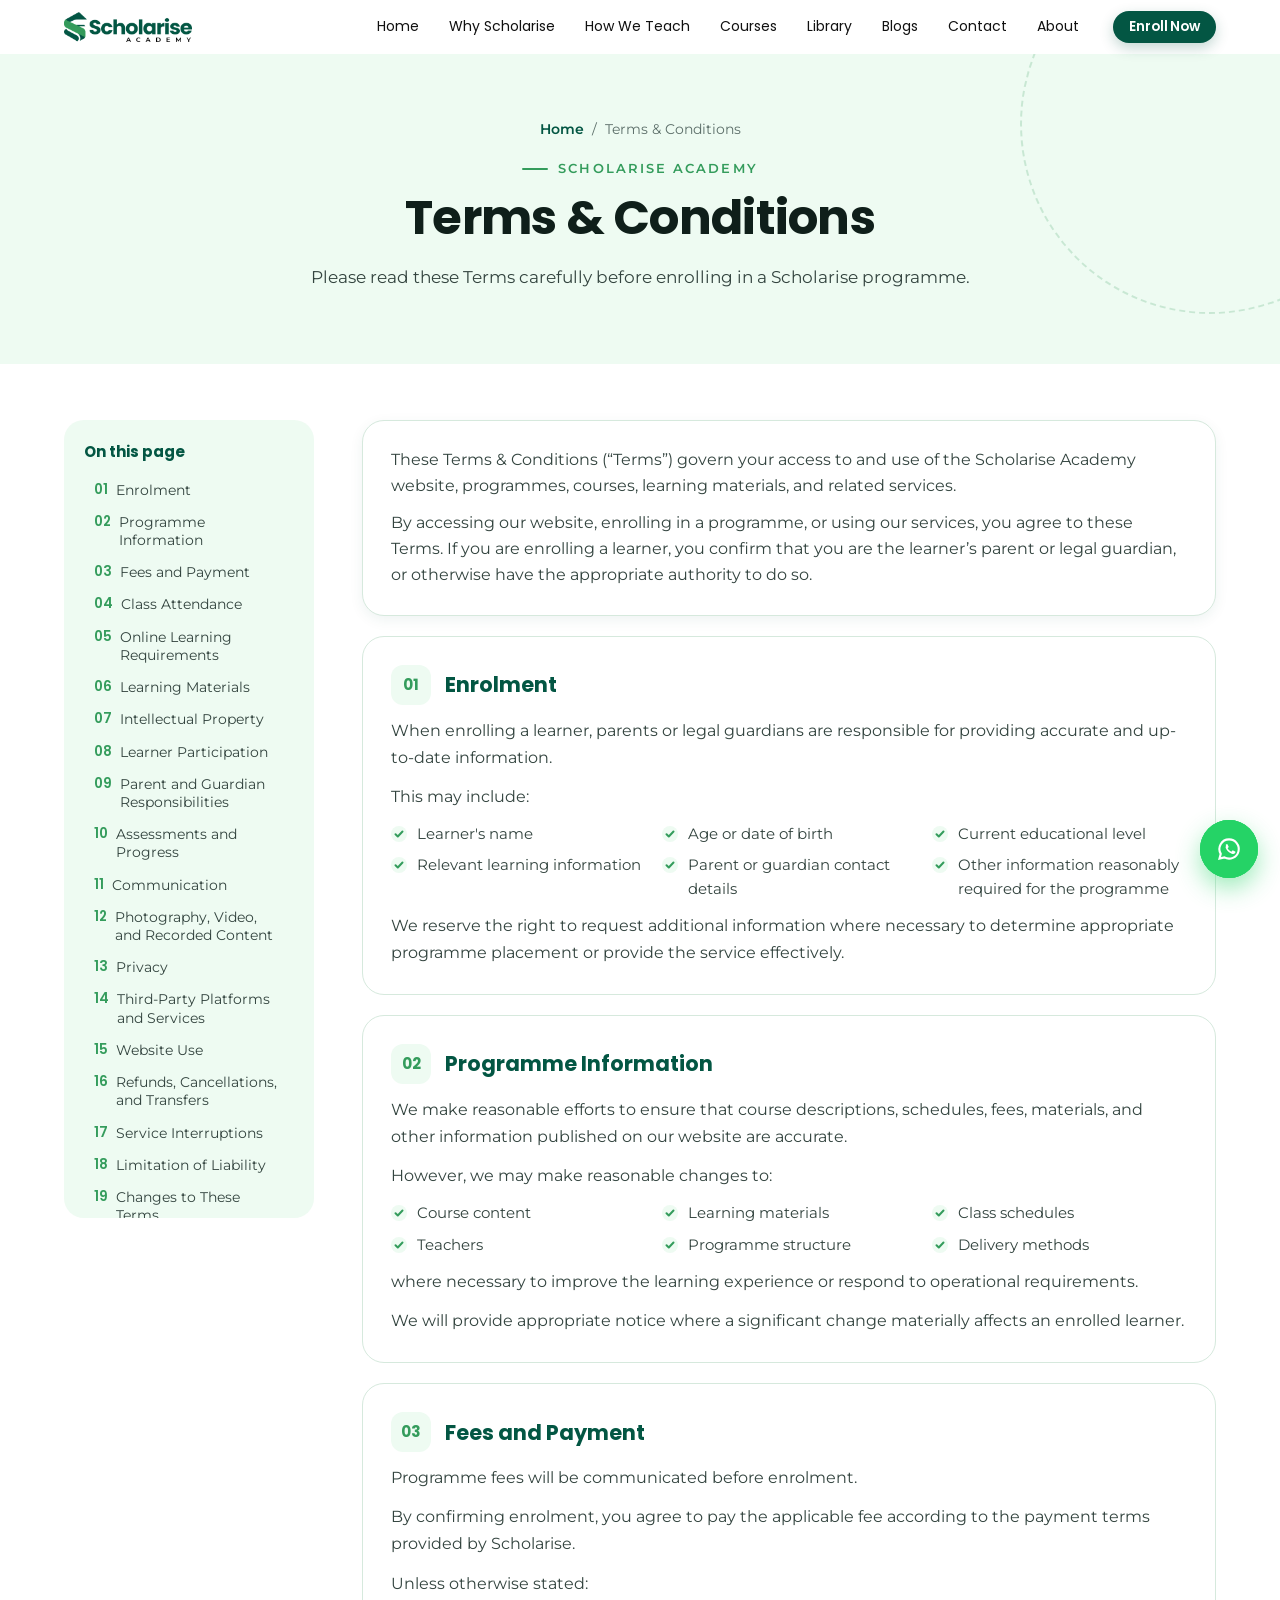
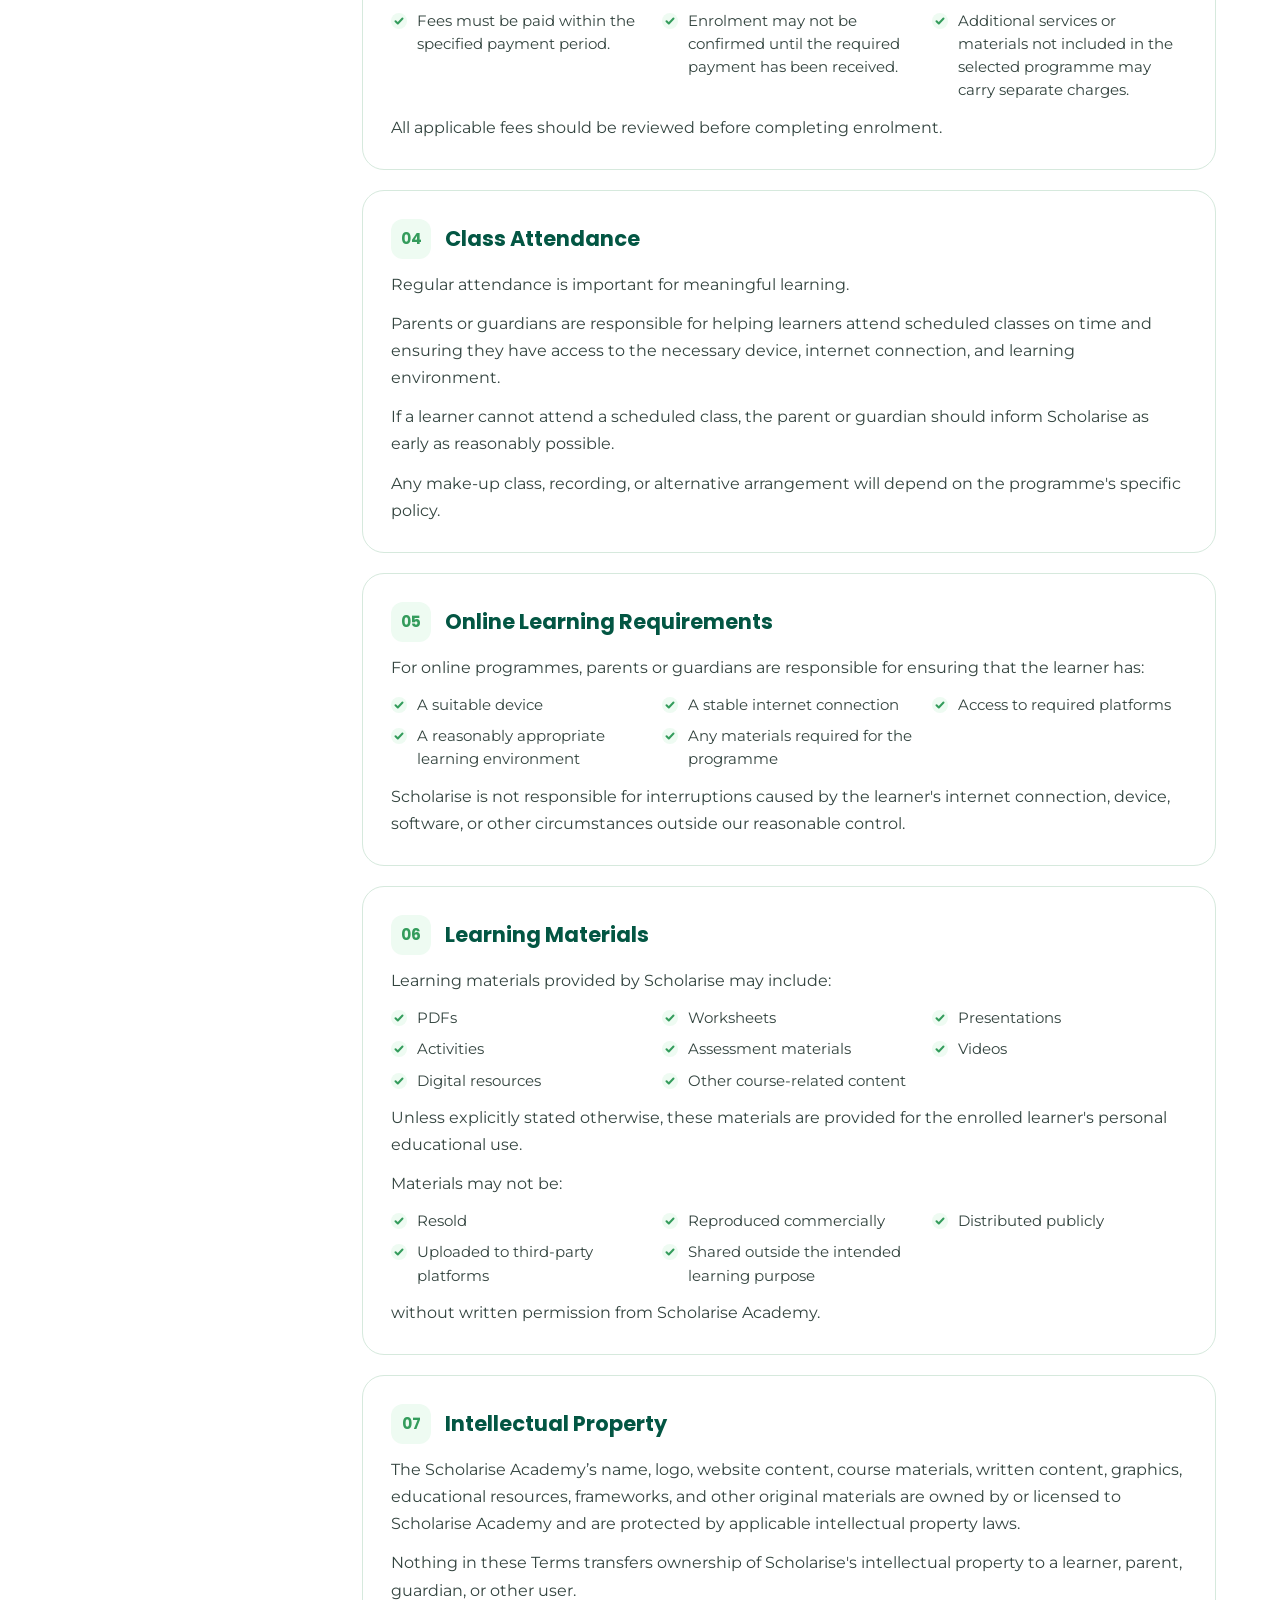
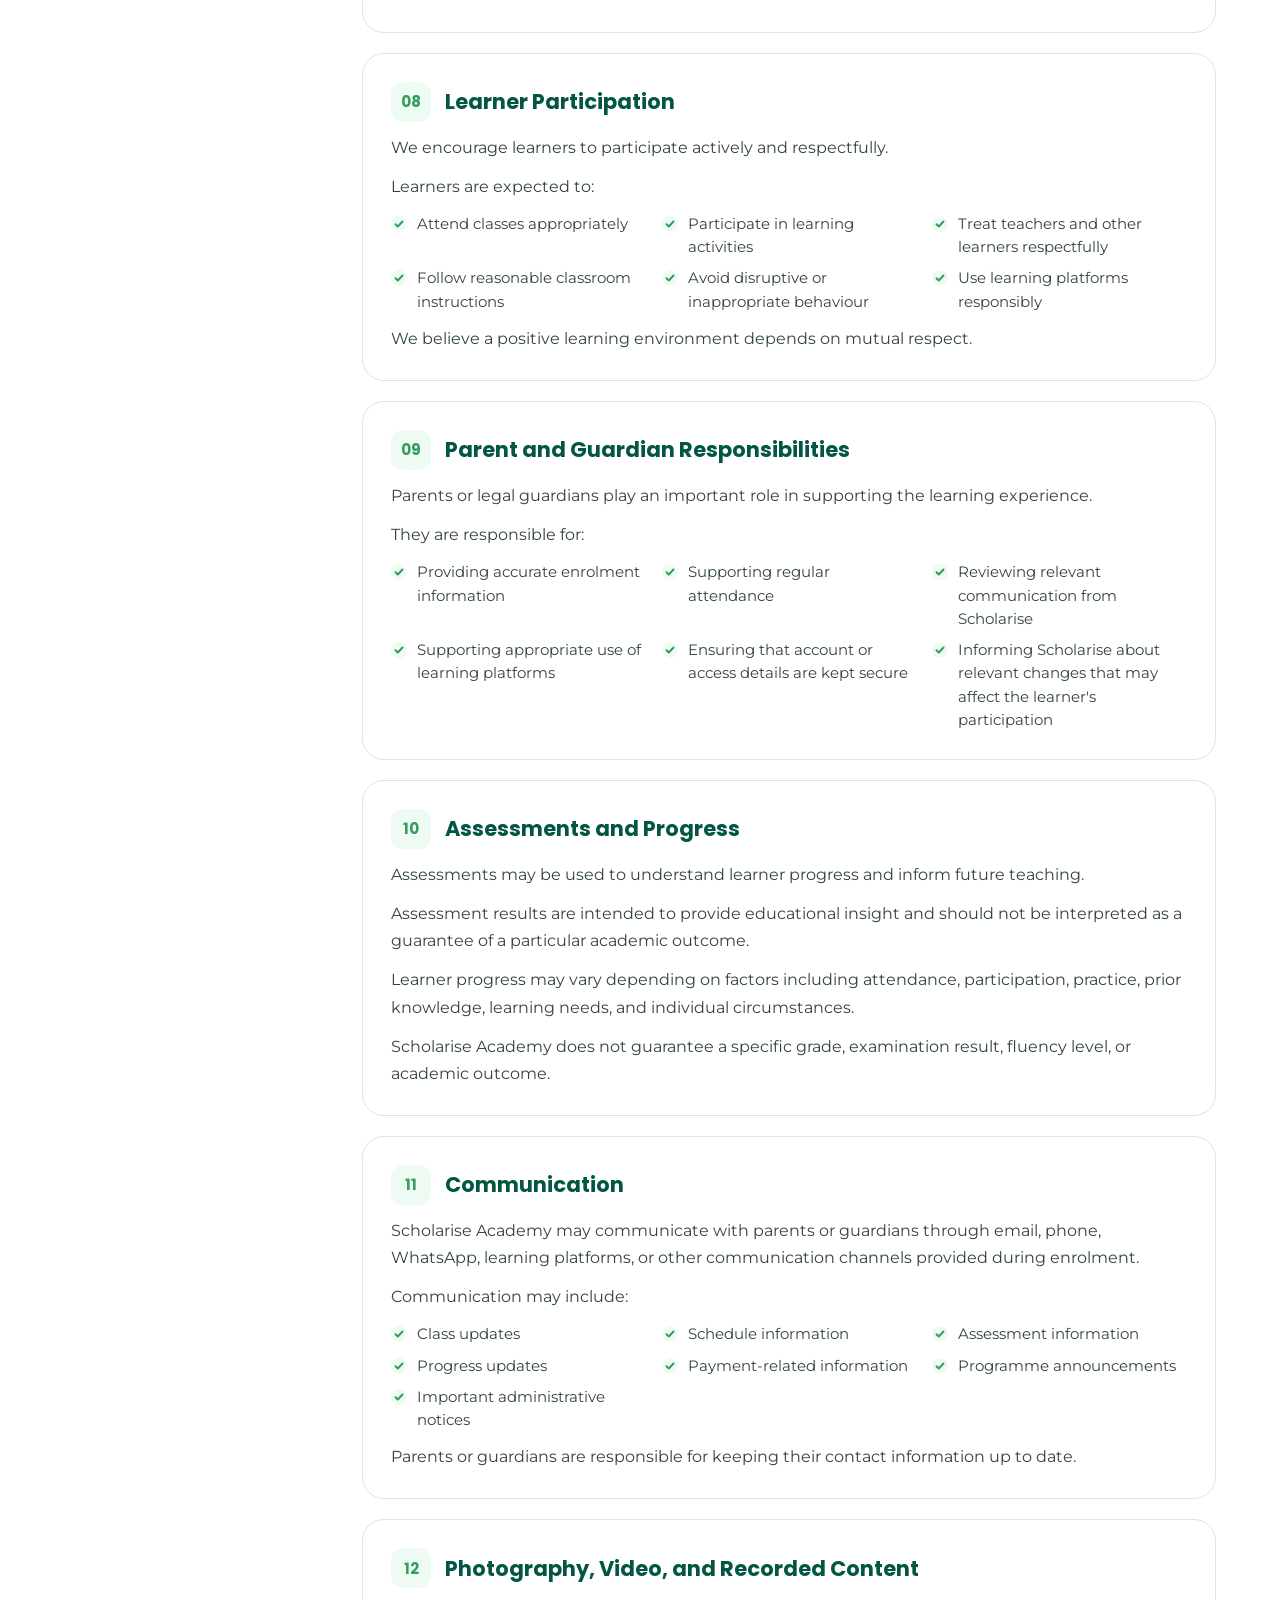
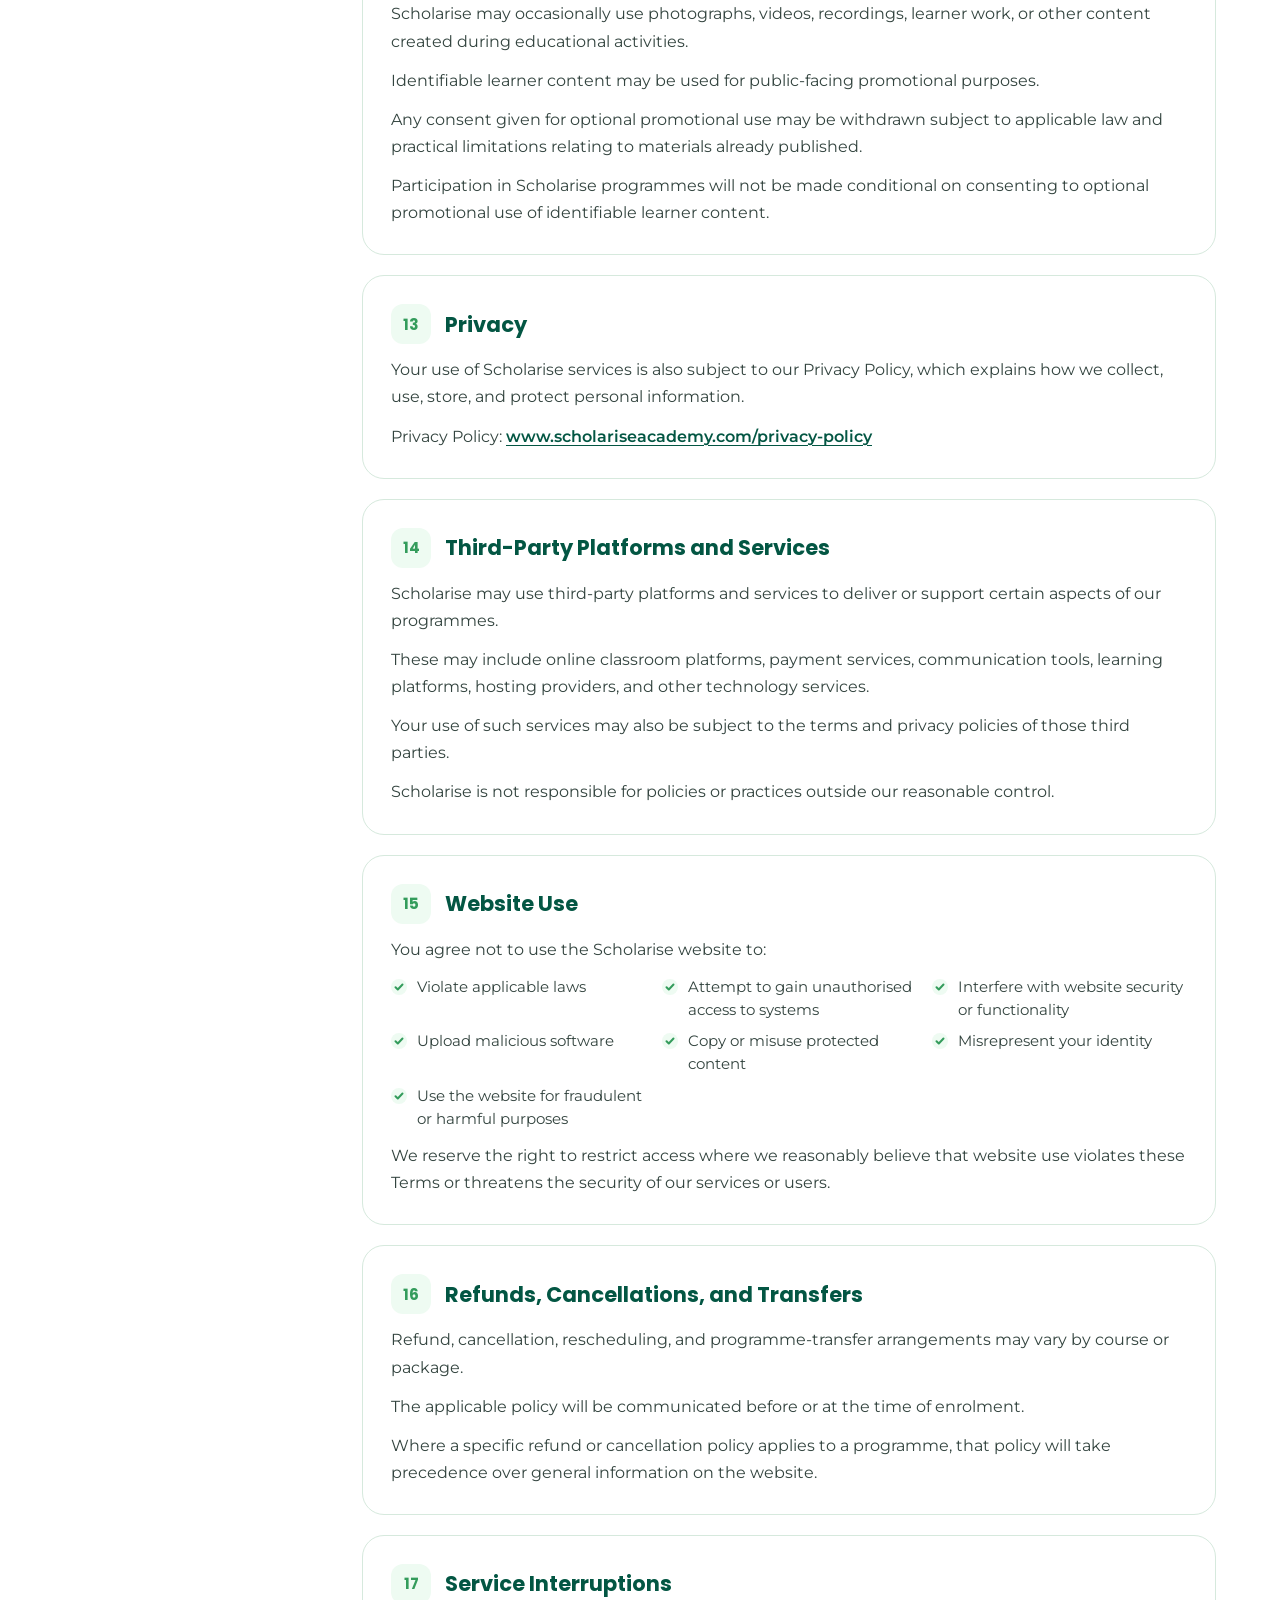
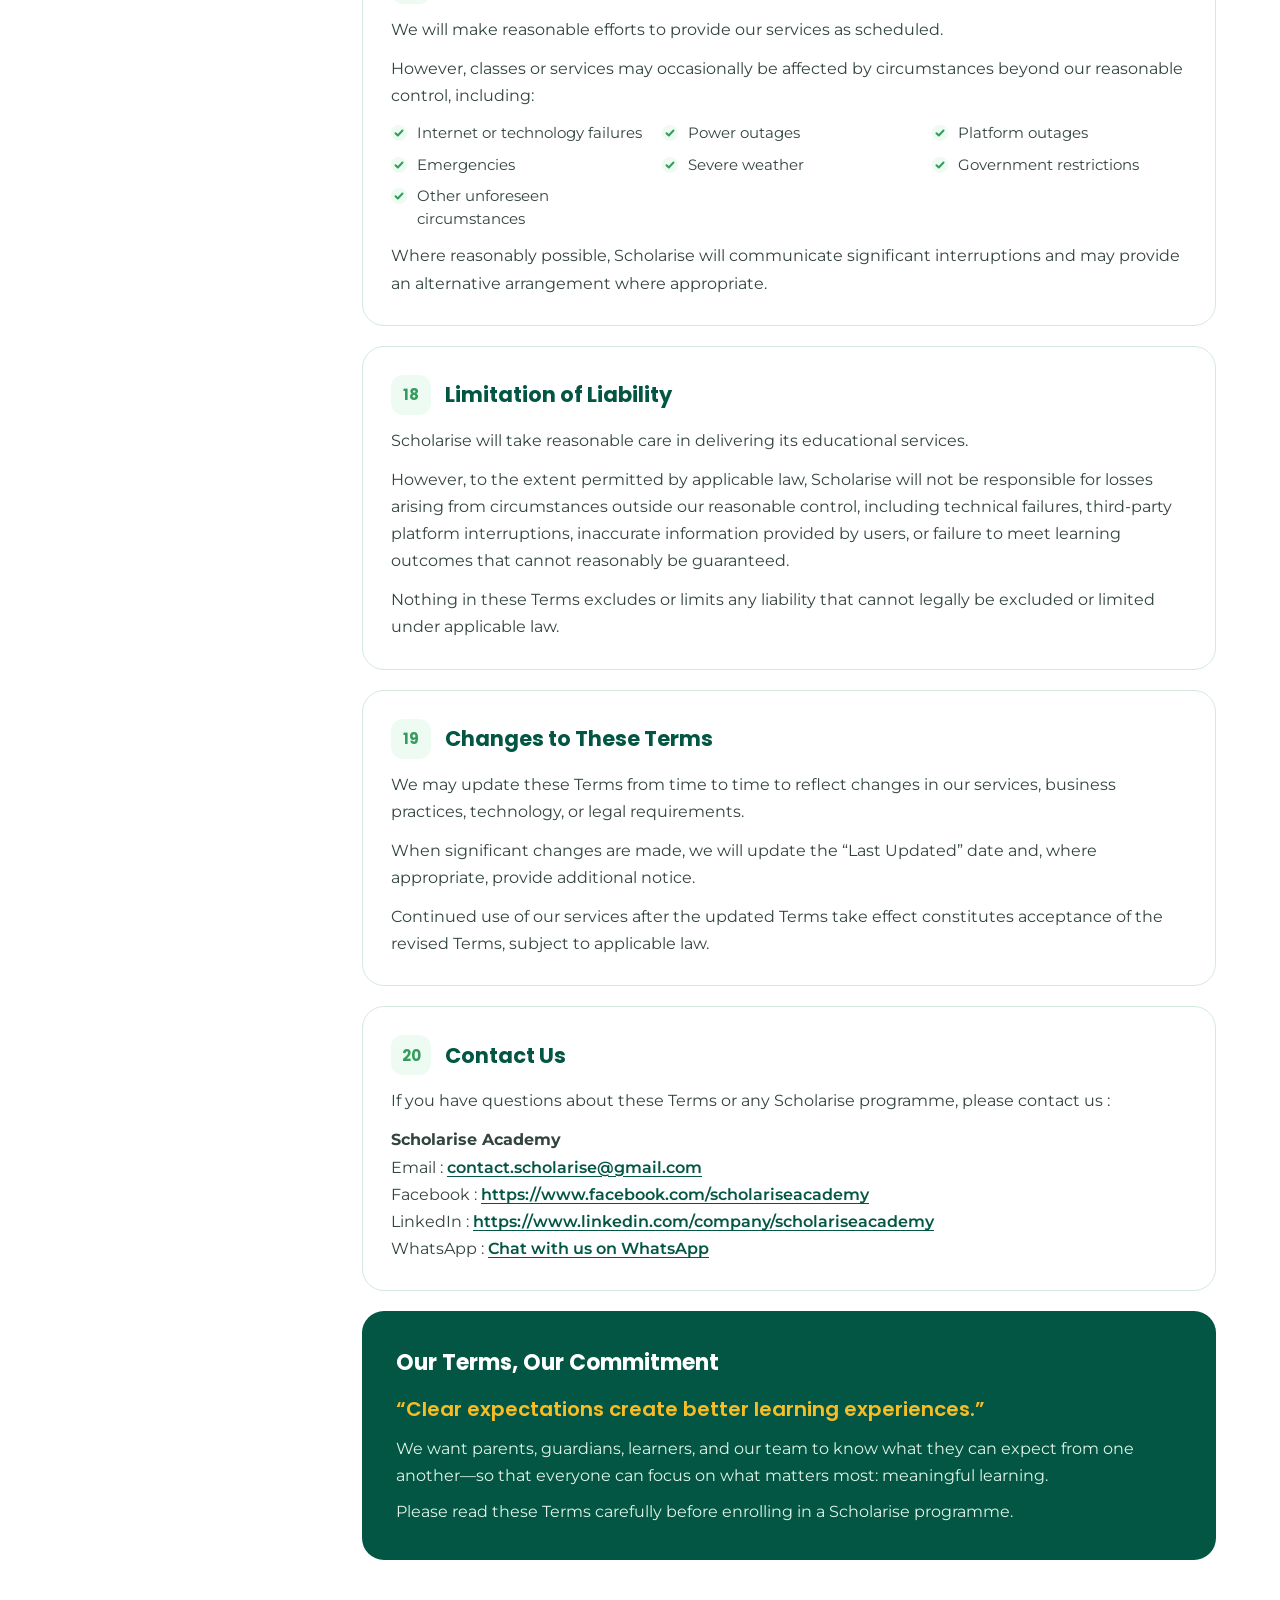
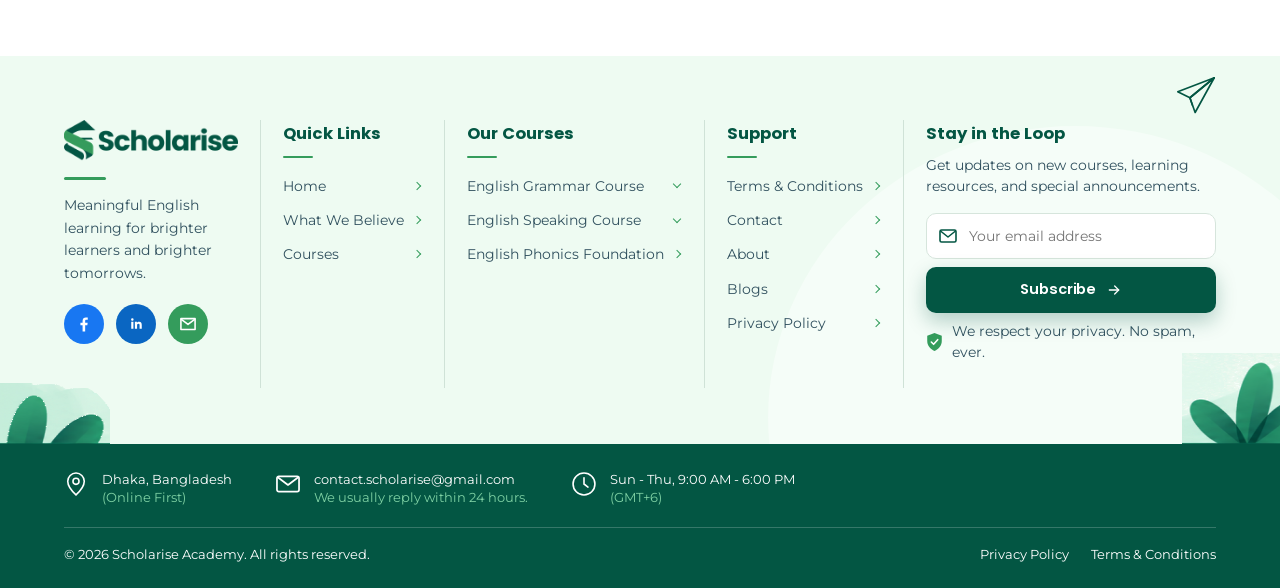
<file: terms&condition/index.html>
<!DOCTYPE html>
<html lang="en">
<head>
  <meta charset="UTF-8">
  <meta name="viewport" content="width=device-width, initial-scale=1">
  <title>Terms & Conditions | Scholarise Academy</title>
  <meta name="description" content="Terms and Conditions for Scholarise Academy programmes and website.">
  <meta name="theme-color" content="#035643">
  <link rel="icon" href="../favicon.ico" sizes="any">
  <link rel="icon" type="image/png" sizes="32x32" href="../assets/icons/favicon-32.png">
  <link rel="icon" type="image/png" sizes="192x192" href="../assets/icons/icon-192.png">
  <link rel="apple-touch-icon" href="../assets/icons/apple-touch-icon.png">
  <link rel="stylesheet" href="../assets/css/style.css">
  <script>document.documentElement.classList.add('js')</script>
</head>
<body class="page-terms">
<a class="skip-link" href="#main">Skip to content</a>
<header class="site-header">
  <div class="container header-inner">
    <a class="logo" href="../" aria-label="Scholarise Academy home"><img src="../assets/images/scholarise-logo.png" alt="Scholarise Academy" width="182" height="44"></a>
    <button class="nav-toggle" aria-label="Open menu" aria-expanded="false" aria-controls="main-nav"><span></span><span></span><span></span></button>
    <nav class="main-nav" id="main-nav" aria-label="Main navigation">
      <ul><li><a href="../#home">Home</a></li><li><a href="../why-scholarise/">Why Scholarise</a></li><li><a href="../how-we-teach/">How We Teach</a></li><li><a href="../#courses">Courses</a></li><li><a href="../library/">Library</a></li><li><a href="../blogs/">Blogs</a></li><li><a href="../contact/">Contact</a></li><li><a href="../about/">About</a></li></ul>
      <a href="../enroll/" class="btn btn-primary">Enroll Now</a>
    </nav>
  </div>
</header>
<main id="main">
<section class="page-hero is-simple">
  <span class="bg-ring" aria-hidden="true"></span>
  <div class="container">
    <div data-stagger="110">
      <nav class="crumbs" aria-label="Breadcrumb" data-reveal><a href="../">Home</a><span aria-hidden="true">/</span><span>Terms &amp; Conditions</span></nav>
      <p class="eyebrow" data-reveal>Scholarise Academy</p>
      <h1 class="page-title" data-reveal>Terms &amp; Conditions</h1>
      <p class="page-lead" data-reveal>Please read these Terms carefully before enrolling in a Scholarise programme.</p>
      
    </div>
    
  </div>
</section>
<section class="section" style="padding-top:56px">
  <div class="container legal-layout">
    <aside class="toc" aria-label="On this page"><h2>On this page</h2><ol><li><a href="#enrolment">Enrolment</a></li><li><a href="#programme-information">Programme Information</a></li><li><a href="#fees-and-payment">Fees and Payment</a></li><li><a href="#class-attendance">Class Attendance</a></li><li><a href="#online-learning-requirements">Online Learning Requirements</a></li><li><a href="#learning-materials">Learning Materials</a></li><li><a href="#intellectual-property">Intellectual Property</a></li><li><a href="#learner-participation">Learner Participation</a></li><li><a href="#parent-and-guardian-responsibilities">Parent and Guardian Responsibilities</a></li><li><a href="#assessments-and-progress">Assessments and Progress</a></li><li><a href="#communication">Communication</a></li><li><a href="#photography-video-and-recorded-content">Photography, Video, and Recorded Content</a></li><li><a href="#privacy">Privacy</a></li><li><a href="#third-party-platforms-and-services">Third-Party Platforms and Services</a></li><li><a href="#website-use">Website Use</a></li><li><a href="#refunds-cancellations-and-transfers">Refunds, Cancellations, and Transfers</a></li><li><a href="#service-interruptions">Service Interruptions</a></li><li><a href="#limitation-of-liability">Limitation of Liability</a></li><li><a href="#changes-to-these-terms">Changes to These Terms</a></li><li><a href="#contact-us">Contact</a></li></ol></aside>
    <div>
      <div class="legal-intro" data-reveal>
        <p>These Terms &amp; Conditions (“Terms”) govern your access to and use of the Scholarise Academy website, programmes, courses, learning materials, and related services.</p>
        <p>By accessing our website, enrolling in a programme, or using our services, you agree to these Terms. If you are enrolling a learner, you confirm that you are the learner’s parent or legal guardian, or otherwise have the appropriate authority to do so.</p>
      </div>
      <section class="legal-section" id="enrolment" data-reveal><h2><span>01</span>Enrolment</h2><p>When enrolling a learner, parents or legal guardians are responsible for providing accurate and up-to-date information.</p><p>This may include:</p><ul><li>Learner's name</li><li>Age or date of birth</li><li>Current educational level</li><li>Relevant learning information</li><li>Parent or guardian contact details</li><li>Other information reasonably required for the programme</li></ul><p>We reserve the right to request additional information where necessary to determine appropriate programme placement or provide the service effectively.</p></section>
      <section class="legal-section" id="programme-information" data-reveal><h2><span>02</span>Programme Information</h2><p>We make reasonable efforts to ensure that course descriptions, schedules, fees, materials, and other information published on our website are accurate.</p><p>However, we may make reasonable changes to:</p><ul><li>Course content</li><li>Learning materials</li><li>Class schedules</li><li>Teachers</li><li>Programme structure</li><li>Delivery methods</li></ul><p>where necessary to improve the learning experience or respond to operational requirements.</p><p>We will provide appropriate notice where a significant change materially affects an enrolled learner.</p></section>
      <section class="legal-section" id="fees-and-payment" data-reveal><h2><span>03</span>Fees and Payment</h2><p>Programme fees will be communicated before enrolment.</p><p>By confirming enrolment, you agree to pay the applicable fee according to the payment terms provided by Scholarise.</p><p>Unless otherwise stated:</p><ul><li>Fees must be paid within the specified payment period.</li><li>Enrolment may not be confirmed until the required payment has been received.</li><li>Additional services or materials not included in the selected programme may carry separate charges.</li></ul><p>All applicable fees should be reviewed before completing enrolment.</p></section>
      <section class="legal-section" id="class-attendance" data-reveal><h2><span>04</span>Class Attendance</h2><p>Regular attendance is important for meaningful learning.</p><p>Parents or guardians are responsible for helping learners attend scheduled classes on time and ensuring they have access to the necessary device, internet connection, and learning environment.</p><p>If a learner cannot attend a scheduled class, the parent or guardian should inform Scholarise as early as reasonably possible.</p><p>Any make-up class, recording, or alternative arrangement will depend on the programme's specific policy.</p></section>
      <section class="legal-section" id="online-learning-requirements" data-reveal><h2><span>05</span>Online Learning Requirements</h2><p>For online programmes, parents or guardians are responsible for ensuring that the learner has:</p><ul><li>A suitable device</li><li>A stable internet connection</li><li>Access to required platforms</li><li>A reasonably appropriate learning environment</li><li>Any materials required for the programme</li></ul><p>Scholarise is not responsible for interruptions caused by the learner's internet connection, device, software, or other circumstances outside our reasonable control.</p></section>
      <section class="legal-section" id="learning-materials" data-reveal><h2><span>06</span>Learning Materials</h2><p>Learning materials provided by Scholarise may include:</p><ul><li>PDFs</li><li>Worksheets</li><li>Presentations</li><li>Activities</li><li>Assessment materials</li><li>Videos</li><li>Digital resources</li><li>Other course-related content</li></ul><p>Unless explicitly stated otherwise, these materials are provided for the enrolled learner's personal educational use.</p><p>Materials may not be:</p><ul><li>Resold</li><li>Reproduced commercially</li><li>Distributed publicly</li><li>Uploaded to third-party platforms</li><li>Shared outside the intended learning purpose</li></ul><p>without written permission from Scholarise Academy.</p></section>
      <section class="legal-section" id="intellectual-property" data-reveal><h2><span>07</span>Intellectual Property</h2><p>The Scholarise Academy’s  name, logo, website content, course materials, written content, graphics, educational resources, frameworks, and other original materials are owned by or licensed to Scholarise Academy and are protected by applicable intellectual property laws.</p><p>Nothing in these Terms transfers ownership of Scholarise's intellectual property to a learner, parent, guardian, or other user.</p></section>
      <section class="legal-section" id="learner-participation" data-reveal><h2><span>08</span>Learner Participation</h2><p>We encourage learners to participate actively and respectfully.</p><p>Learners are expected to:</p><ul><li>Attend classes appropriately</li><li>Participate in learning activities</li><li>Treat teachers and other learners respectfully</li><li>Follow reasonable classroom instructions</li><li>Avoid disruptive or inappropriate behaviour</li><li>Use learning platforms responsibly</li></ul><p>We believe a positive learning environment depends on mutual respect.</p></section>
      <section class="legal-section" id="parent-and-guardian-responsibilities" data-reveal><h2><span>09</span>Parent and Guardian Responsibilities</h2><p>Parents or legal guardians play an important role in supporting the learning experience.</p><p>They are responsible for:</p><ul><li>Providing accurate enrolment information</li><li>Supporting regular attendance</li><li>Reviewing relevant communication from Scholarise</li><li>Supporting appropriate use of learning platforms</li><li>Ensuring that account or access details are kept secure</li><li>Informing Scholarise about relevant changes that may affect the learner's participation</li></ul></section>
      <section class="legal-section" id="assessments-and-progress" data-reveal><h2><span>10</span>Assessments and Progress</h2><p>Assessments may be used to understand learner progress and inform future teaching.</p><p>Assessment results are intended to provide educational insight and should not be interpreted as a guarantee of a particular academic outcome.</p><p>Learner progress may vary depending on factors including attendance, participation, practice, prior knowledge, learning needs, and individual circumstances.</p><p>Scholarise Academy does not guarantee a specific grade, examination result, fluency level, or academic outcome.</p></section>
      <section class="legal-section" id="communication" data-reveal><h2><span>11</span>Communication</h2><p>Scholarise Academy may communicate with parents or guardians through email, phone, WhatsApp, learning platforms, or other communication channels provided during enrolment.</p><p>Communication may include:</p><ul><li>Class updates</li><li>Schedule information</li><li>Assessment information</li><li>Progress updates</li><li>Payment-related information</li><li>Programme announcements</li><li>Important administrative notices</li></ul><p>Parents or guardians are responsible for keeping their contact information up to date.</p></section>
      <section class="legal-section" id="photography-video-and-recorded-content" data-reveal><h2><span>12</span>Photography, Video, and Recorded Content</h2><p>Scholarise may occasionally use photographs, videos, recordings, learner work, or other content created during educational activities.</p><p>Identifiable learner content may be used for public-facing promotional purposes.</p><p>Any consent given for optional promotional use may be withdrawn subject to applicable law and practical limitations relating to materials already published.</p><p>Participation in Scholarise programmes will not be made conditional on consenting to optional promotional use of identifiable learner content.</p></section>
      <section class="legal-section" id="privacy" data-reveal><h2><span>13</span>Privacy</h2><p>Your use of Scholarise services is also subject to our Privacy Policy, which explains how we collect, use, store, and protect personal information.</p><p>Privacy Policy: <a href="../privacy-policy/">www.scholariseacademy.com/privacy-policy</a></p></section>
      <section class="legal-section" id="third-party-platforms-and-services" data-reveal><h2><span>14</span>Third-Party Platforms and Services</h2><p>Scholarise may use third-party platforms and services to deliver or support certain aspects of our programmes.</p><p>These may include online classroom platforms, payment services, communication tools, learning platforms, hosting providers, and other technology services.</p><p>Your use of such services may also be subject to the terms and privacy policies of those third parties.</p><p>Scholarise is not responsible for policies or practices outside our reasonable control.</p></section>
      <section class="legal-section" id="website-use" data-reveal><h2><span>15</span>Website Use</h2><p>You agree not to use the Scholarise website to:</p><ul><li>Violate applicable laws</li><li>Attempt to gain unauthorised access to systems</li><li>Interfere with website security or functionality</li><li>Upload malicious software</li><li>Copy or misuse protected content</li><li>Misrepresent your identity</li><li>Use the website for fraudulent or harmful purposes</li></ul><p>We reserve the right to restrict access where we reasonably believe that website use violates these Terms or threatens the security of our services or users.</p></section>
      <section class="legal-section" id="refunds-cancellations-and-transfers" data-reveal><h2><span>16</span>Refunds, Cancellations, and Transfers</h2><p>Refund, cancellation, rescheduling, and programme-transfer arrangements may vary by course or package.</p><p>The applicable policy will be communicated before or at the time of enrolment.</p><p>Where a specific refund or cancellation policy applies to a programme, that policy will take precedence over general information on the website.</p></section>
      <section class="legal-section" id="service-interruptions" data-reveal><h2><span>17</span>Service Interruptions</h2><p>We will make reasonable efforts to provide our services as scheduled.</p><p>However, classes or services may occasionally be affected by circumstances beyond our reasonable control, including:</p><ul><li>Internet or technology failures</li><li>Power outages</li><li>Platform outages</li><li>Emergencies</li><li>Severe weather</li><li>Government restrictions</li><li>Other unforeseen circumstances</li></ul><p>Where reasonably possible, Scholarise will communicate significant interruptions and may provide an alternative arrangement where appropriate.</p></section>
      <section class="legal-section" id="limitation-of-liability" data-reveal><h2><span>18</span>Limitation of Liability</h2><p>Scholarise will take reasonable care in delivering its educational services.</p><p>However, to the extent permitted by applicable law, Scholarise will not be responsible for losses arising from circumstances outside our reasonable control, including technical failures, third-party platform interruptions, inaccurate information provided by users, or failure to meet learning outcomes that cannot reasonably be guaranteed.</p><p>Nothing in these Terms excludes or limits any liability that cannot legally be excluded or limited under applicable law.</p></section>
      <section class="legal-section" id="changes-to-these-terms" data-reveal><h2><span>19</span>Changes to These Terms</h2><p>We may update these Terms from time to time to reflect changes in our services, business practices, technology, or legal requirements.</p><p>When significant changes are made, we will update the “Last Updated” date and, where appropriate, provide additional notice.</p><p>Continued use of our services after the updated Terms take effect constitutes acceptance of the revised Terms, subject to applicable law.</p></section>
      <section class="legal-section" id="contact-us" data-reveal><h2><span>20</span>Contact Us</h2><p>If you have questions about these Terms or any Scholarise programme, please contact us :</p><p><strong>Scholarise Academy</strong><br>Email : <a href="mailto:contact.scholarise@gmail.com">contact.scholarise@gmail.com</a><br>Facebook : <a href="https://www.facebook.com/scholariseacademy" target="_blank" rel="noopener">https://www.facebook.com/scholariseacademy</a><br>LinkedIn : <a href="https://www.linkedin.com/company/scholariseacademy" target="_blank" rel="noopener">https://www.linkedin.com/company/scholariseacademy</a><br>WhatsApp : <a href="https://wa.me/8801338055356" target="_blank" rel="noopener">Chat with us on WhatsApp</a></p></section>
      <div class="legal-quote" data-reveal="zoom">
        <h2>Our Terms, Our Commitment</h2>
        <blockquote>“Clear expectations create better learning experiences.”</blockquote>
        <p>We want parents, guardians, learners, and our team to know what they can expect from one another—so that everyone can focus on what matters most: meaningful learning.</p>
        <p>Please read these Terms carefully before enrolling in a Scholarise programme.</p>
      </div>
    </div>
  </div>
</section>
</main>
<footer class="site-footer">
  <div class="footer-main">
    <div class="container footer-grid" data-stagger="110">
      <div class="footer-brand" data-reveal>
        <img src="../assets/images/scholarise-logo-footer.png" alt="Scholarise" width="200" height="48">
        <span class="footer-rule" aria-hidden="true"></span>
        <p>Meaningful English learning for brighter learners and brighter tomorrows.</p>
        <ul class="social" aria-label="Social media">
          <li><a class="fb" href="https://www.facebook.com/scholariseacademy" target="_blank" rel="noopener" aria-label="Scholarise on Facebook"><svg viewBox="0 0 24 24" aria-hidden="true"><path fill="currentColor" d="M13.4 21v-7.6h2.6l.4-3h-3V8.5c0-.9.3-1.5 1.5-1.5h1.6V4.3c-.3 0-1.2-.1-2.3-.1-2.3 0-3.9 1.4-3.9 4v2.2H7.7v3h2.6V21z"/></svg></a></li>
          <li><a class="li" href="https://www.linkedin.com/company/scholariseacademy" target="_blank" rel="noopener" aria-label="Scholarise on LinkedIn"><svg viewBox="0 0 24 24" aria-hidden="true"><path fill="currentColor" d="M6.3 9.4h2.6v8.4H6.3zM7.6 5.2a1.5 1.5 0 1 1 0 3 1.5 1.5 0 0 1 0-3zM10.6 9.4h2.5v1.2c.4-.7 1.2-1.4 2.6-1.4 2.7 0 3.2 1.8 3.2 4.1v4.5h-2.6v-4c0-1 0-2.2-1.4-2.2s-1.6 1-1.6 2.1v4.1h-2.6z"/></svg></a></li>
          <li><a class="em" href="mailto:contact.scholarise@gmail.com" aria-label="Email Scholarise"><svg viewBox="0 0 24 24" fill="none" stroke="currentColor" stroke-width="1.9" stroke-linecap="round" stroke-linejoin="round" aria-hidden="true"><path d="M3.5 5.5h17v13h-17z"/><path d="M4 6.5l8 6 8-6"/></svg></a></li>
        </ul>
      </div>
      <div class="footer-col" data-reveal>
        <h4>Quick Links</h4>
        <ul>
          <li><a href="../#home">Home</a></li>
          <li><a href="../#what-we-believe">What We Believe</a></li>
          <li><a href="../#courses">Courses</a></li>
        </ul>
      </div>
      <div class="footer-col" data-reveal>
        <h4>Our Courses</h4>
        <ul>
          <li><details><summary>English Grammar Course</summary><ul>
            <li><a href="../?track=grammar#courses" data-track-link="grammar">Basic <small>Grades 1-2</small></a></li>
            <li><a href="../?track=grammar#courses" data-track-link="grammar">Intermediate <small>Grades 3-5</small></a></li>
            <li><a href="../?track=grammar#courses" data-track-link="grammar">Advanced <small>Grades 6-8</small></a></li>
          </ul></details></li>
          <li><details><summary>English Speaking Course</summary><ul>
            <li><a href="../?track=speaking#courses" data-track-link="speaking">Basic <small>Grades 1-2</small></a></li>
            <li><a href="../?track=speaking#courses" data-track-link="speaking">Intermediate <small>Grades 3-5</small></a></li>
            <li><a href="../?track=speaking#courses" data-track-link="speaking">Advanced <small>Grades 6-8</small></a></li>
          </ul></details></li>
          <li><a href="../?track=phonics#courses" data-track-link="phonics">English Phonics Foundation</a></li>
        </ul>
      </div>
      <div class="footer-col" data-reveal>
        <h4>Support</h4>
        <ul>
          <li><a href="../terms&amp;condition/">Terms &amp; Conditions</a></li>
          <li><a href="../contact/">Contact</a></li>
          <li><a href="../about/">About</a></li>
          <li><a href="../blogs/">Blogs</a></li>
          <li><a href="../privacy-policy/">Privacy Policy</a></li>
        </ul>
      </div>
      <div class="newsletter" data-reveal>
        <svg class="plane" viewBox="0 0 46 46" aria-hidden="true"><g fill="none" stroke="#035643" stroke-width="1.9" stroke-linejoin="round"><path d="M44 2 L 2 18 L 16 25 Z"/><path d="M44 2 L 16 25 L 22 42 Z"/><path d="M16 25 L 19 34"/></g></svg>
        <h4>Stay in the Loop</h4>
        <p>Get updates on new courses, learning resources, and special announcements.</p>
        <form class="subscribe" novalidate>
          <div class="input-wrap">
            <svg class="mail" viewBox="0 0 18 14" aria-hidden="true"><rect x="1" y="1" width="16" height="12" rx="1.5" fill="none" stroke="#035643" stroke-width="1.6"/><path d="M1.5 2 L 9 8 L 16.5 2" fill="none" stroke="#035643" stroke-width="1.6" stroke-linejoin="round"/></svg>
            <label class="sr-only" for="nl-email">Email address</label>
            <input id="nl-email" type="email" name="email" placeholder="Your email address" autocomplete="email" required>
          </div>
          <button type="submit" class="btn btn-primary btn-subscribe">Subscribe <svg viewBox="0 0 24 24" fill="none" stroke="currentColor" stroke-width="1.9" stroke-linecap="round" stroke-linejoin="round" aria-hidden="true"><path d="M5 12h14"/><path d="M13 6l6 6-6 6"/></svg></button>
        </form>
        <p class="privacy"><svg viewBox="0 0 18 22" aria-hidden="true"><path d="M9 1 L 17 4 V 10 C 17 15, 13.5 19, 9 21 C 4.5 19, 1 15, 1 10 V 4 Z" fill="#349C5C"/><path d="M5.5 11 L 8 13.5 L 12.5 8.5" fill="none" stroke="#fff" stroke-width="1.8" stroke-linecap="round" stroke-linejoin="round"/></svg>We respect your privacy. No spam, ever.</p>
        <p class="nl-status" role="status" aria-live="polite"></p>
      </div>
    </div>
    <img class="leaves leaves-left" src="../assets/images/leaves-left.png" alt="" width="118" height="61">
    <img class="leaves leaves-right" src="../assets/images/leaves-right.png" alt="" width="105" height="91">
  </div>
  <div class="footer-bar">
    <div class="container">
      <ul class="contact-strip">
        <li><svg viewBox="0 0 21 27" aria-hidden="true"><path d="M10.5 1.2A9.3 9.3 0 0 0 1.2 10.5c0 6.8 9.3 15.3 9.3 15.3s9.3-8.5 9.3-15.3a9.3 9.3 0 0 0-9.3-9.3z" fill="none" stroke="#fff" stroke-width="1.8"/><circle cx="10.5" cy="10.5" r="3.4" fill="none" stroke="#fff" stroke-width="1.8"/></svg><span>Dhaka, Bangladesh<small>(Online First)</small></span></li>
        <li><svg viewBox="0 0 25 18" aria-hidden="true"><rect x="1" y="1" width="23" height="16" rx="2" fill="none" stroke="#fff" stroke-width="1.8"/><path d="M1.8 2 L 12.5 10 L 23.2 2" fill="none" stroke="#fff" stroke-width="1.8" stroke-linejoin="round"/></svg><span><a href="mailto:contact.scholarise@gmail.com">contact.scholarise@gmail.com</a><small>We usually reply within 24 hours.</small></span></li>
        <li><svg viewBox="0 0 27 27" aria-hidden="true"><circle cx="13.5" cy="13.5" r="12.3" fill="none" stroke="#fff" stroke-width="1.8"/><path d="M13.5 6.5 V 13.5 L 18 17" fill="none" stroke="#fff" stroke-width="1.8" stroke-linecap="round"/></svg><span>Sun - Thu, 9:00 AM - 6:00 PM<small>(GMT+6)</small></span></li>
      </ul>
      <div class="bar-bottom">
        <p>© 2026 Scholarise Academy. All rights reserved.</p>
        <ul class="legal-links">
          <li><a href="../privacy-policy/">Privacy Policy</a></li>
          <li><a href="../terms&amp;condition/">Terms &amp; Conditions</a></li>
        </ul>
      </div>
    </div>
  </div>
</footer>
<a class="wa-float js-whatsapp" href="https://wa.me/8801338055356" target="_blank" rel="noopener" aria-label="Chat with Scholarise on WhatsApp"><svg viewBox="0 0 24 24"><path fill="none" stroke="#fff" stroke-width="1.7" d="M12 4.3a7.7 7.7 0 0 0-6.6 11.6l-1 3.8 3.9-1a7.7 7.7 0 1 0 3.7-14.4z"/><path fill="#fff" d="M9.4 8.5c.2-.4.4-.4.6-.4h.5c.2 0 .4 0 .5.4l.7 1.6c.1.2 0 .4-.1.5l-.5.6c-.1.1-.2.3 0 .5.3.5.8 1.1 1.3 1.5.6.5 1.1.7 1.4.8.2.1.3 0 .4-.1l.6-.7c.1-.2.3-.2.5-.1l1.6.8c.2.1.3.2.3.3 0 .3-.1.9-.5 1.2-.4.4-1.1.6-1.7.5-.9-.1-2-.5-3.2-1.5-1.3-1.1-2-2.4-2.3-3-.3-.7-.2-1.5.1-1.9z"/></svg><span class="wa-tip">Chat on WhatsApp</span></a>
<script src="../assets/js/main.js"></script>
<script src="../assets/js/guard.js"></script>
</body>
</html>
</file>
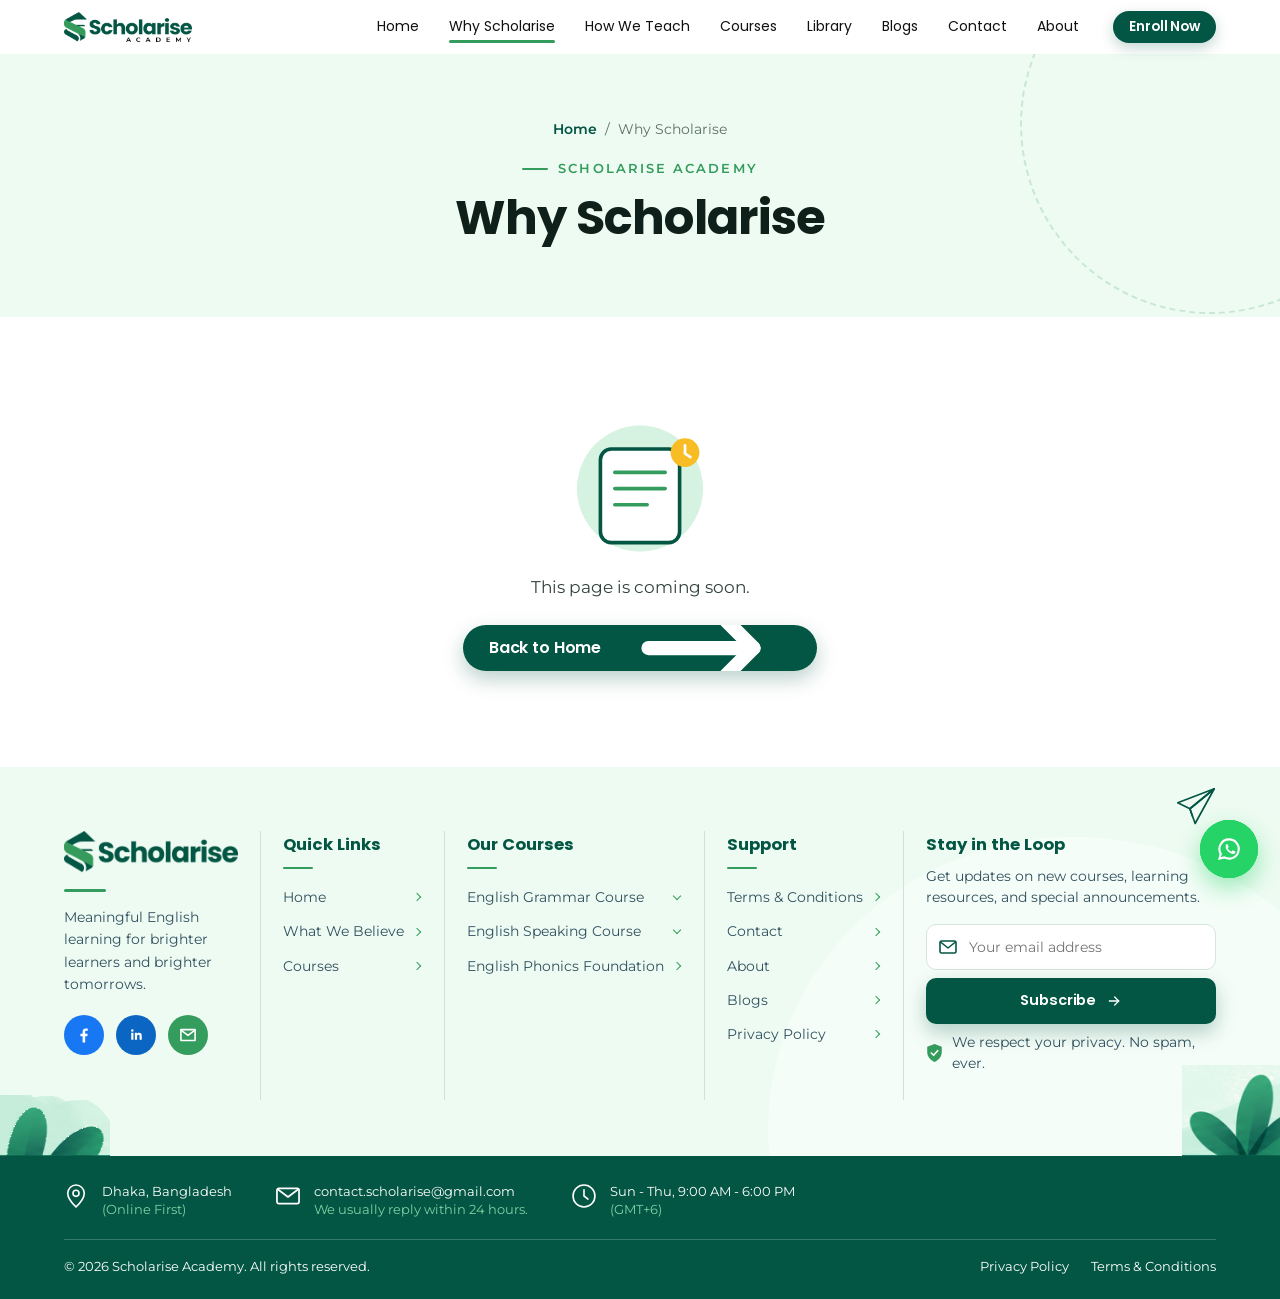
<file: why-scholarise/index.html>
<!DOCTYPE html>
<html lang="en">
<head>
  <meta charset="UTF-8">
  <meta name="viewport" content="width=device-width, initial-scale=1">
  <title>Why Scholarise | Scholarise Academy</title>
  <meta name="description" content="Why families choose Scholarise Academy.">
  <meta name="theme-color" content="#035643">
  <link rel="icon" href="../favicon.ico" sizes="any">
  <link rel="icon" type="image/png" sizes="32x32" href="../assets/icons/favicon-32.png">
  <link rel="icon" type="image/png" sizes="192x192" href="../assets/icons/icon-192.png">
  <link rel="apple-touch-icon" href="../assets/icons/apple-touch-icon.png">
  <link rel="stylesheet" href="../assets/css/style.css">
  <script>document.documentElement.classList.add('js')</script>
</head>
<body class="page-why-scholarise">
<a class="skip-link" href="#main">Skip to content</a>
<header class="site-header">
  <div class="container header-inner">
    <a class="logo" href="../" aria-label="Scholarise Academy home"><img src="../assets/images/scholarise-logo.png" alt="Scholarise Academy" width="182" height="44"></a>
    <button class="nav-toggle" aria-label="Open menu" aria-expanded="false" aria-controls="main-nav"><span></span><span></span><span></span></button>
    <nav class="main-nav" id="main-nav" aria-label="Main navigation">
      <ul><li><a href="../#home">Home</a></li><li><a href="../why-scholarise/" class="is-active" aria-current="page">Why Scholarise</a></li><li><a href="../how-we-teach/">How We Teach</a></li><li><a href="../#courses">Courses</a></li><li><a href="../library/">Library</a></li><li><a href="../blogs/">Blogs</a></li><li><a href="../contact/">Contact</a></li><li><a href="../about/">About</a></li></ul>
      <a href="../enroll/" class="btn btn-primary">Enroll Now</a>
    </nav>
  </div>
</header>
<main id="main">
<section class="page-hero is-simple">
  <span class="bg-ring" aria-hidden="true"></span>
  <div class="container">
    <div data-stagger="110">
      <nav class="crumbs" aria-label="Breadcrumb" data-reveal><a href="../">Home</a><span aria-hidden="true">/</span><span>Why Scholarise</span></nav>
      <p class="eyebrow" data-reveal>Scholarise Academy</p>
      <h1 class="page-title" data-reveal>Why Scholarise</h1>
      
      
    </div>
    
  </div>
</section>
<section class="section">
  <div class="container soon" data-reveal="zoom">
    <svg viewBox="0 0 200 160" aria-hidden="true"><circle cx="100" cy="84" r="70" fill="#d6f2e0"/>
<rect x="56" y="40" width="88" height="104" rx="12" fill="#fff" stroke="#035643" stroke-width="4"/>
<path d="M72 66h56M72 84h56M72 102h36" stroke="#349C5C" stroke-width="4" stroke-linecap="round"/>
<circle class="float" cx="150" cy="44" r="16" fill="#F8BD25"/><path d="M150 36v9l6 4" stroke="#fff" stroke-width="3" stroke-linecap="round" fill="none"/></svg>
    <p>This page is coming soon.</p>
    <a class="btn btn-primary" href="../">Back to Home <svg viewBox="0 0 24 24" fill="none" stroke="currentColor" stroke-width="1.9" stroke-linecap="round" stroke-linejoin="round" aria-hidden="true"><path d="M5 12h14"/><path d="M13 6l6 6-6 6"/></svg></a>
  </div>
</section>
</main>
<footer class="site-footer">
  <div class="footer-main">
    <div class="container footer-grid" data-stagger="110">
      <div class="footer-brand" data-reveal>
        <img src="../assets/images/scholarise-logo-footer.png" alt="Scholarise" width="200" height="48">
        <span class="footer-rule" aria-hidden="true"></span>
        <p>Meaningful English learning for brighter learners and brighter tomorrows.</p>
        <ul class="social" aria-label="Social media">
          <li><a class="fb" href="https://www.facebook.com/scholariseacademy" target="_blank" rel="noopener" aria-label="Scholarise on Facebook"><svg viewBox="0 0 24 24" aria-hidden="true"><path fill="currentColor" d="M13.4 21v-7.6h2.6l.4-3h-3V8.5c0-.9.3-1.5 1.5-1.5h1.6V4.3c-.3 0-1.2-.1-2.3-.1-2.3 0-3.9 1.4-3.9 4v2.2H7.7v3h2.6V21z"/></svg></a></li>
          <li><a class="li" href="https://www.linkedin.com/company/scholariseacademy" target="_blank" rel="noopener" aria-label="Scholarise on LinkedIn"><svg viewBox="0 0 24 24" aria-hidden="true"><path fill="currentColor" d="M6.3 9.4h2.6v8.4H6.3zM7.6 5.2a1.5 1.5 0 1 1 0 3 1.5 1.5 0 0 1 0-3zM10.6 9.4h2.5v1.2c.4-.7 1.2-1.4 2.6-1.4 2.7 0 3.2 1.8 3.2 4.1v4.5h-2.6v-4c0-1 0-2.2-1.4-2.2s-1.6 1-1.6 2.1v4.1h-2.6z"/></svg></a></li>
          <li><a class="em" href="mailto:contact.scholarise@gmail.com" aria-label="Email Scholarise"><svg viewBox="0 0 24 24" fill="none" stroke="currentColor" stroke-width="1.9" stroke-linecap="round" stroke-linejoin="round" aria-hidden="true"><path d="M3.5 5.5h17v13h-17z"/><path d="M4 6.5l8 6 8-6"/></svg></a></li>
        </ul>
      </div>
      <div class="footer-col" data-reveal>
        <h4>Quick Links</h4>
        <ul>
          <li><a href="../#home">Home</a></li>
          <li><a href="../#what-we-believe">What We Believe</a></li>
          <li><a href="../#courses">Courses</a></li>
        </ul>
      </div>
      <div class="footer-col" data-reveal>
        <h4>Our Courses</h4>
        <ul>
          <li><details><summary>English Grammar Course</summary><ul>
            <li><a href="../?track=grammar#courses" data-track-link="grammar">Basic <small>Grades 1-2</small></a></li>
            <li><a href="../?track=grammar#courses" data-track-link="grammar">Intermediate <small>Grades 3-5</small></a></li>
            <li><a href="../?track=grammar#courses" data-track-link="grammar">Advanced <small>Grades 6-8</small></a></li>
          </ul></details></li>
          <li><details><summary>English Speaking Course</summary><ul>
            <li><a href="../?track=speaking#courses" data-track-link="speaking">Basic <small>Grades 1-2</small></a></li>
            <li><a href="../?track=speaking#courses" data-track-link="speaking">Intermediate <small>Grades 3-5</small></a></li>
            <li><a href="../?track=speaking#courses" data-track-link="speaking">Advanced <small>Grades 6-8</small></a></li>
          </ul></details></li>
          <li><a href="../?track=phonics#courses" data-track-link="phonics">English Phonics Foundation</a></li>
        </ul>
      </div>
      <div class="footer-col" data-reveal>
        <h4>Support</h4>
        <ul>
          <li><a href="../terms&amp;condition/">Terms &amp; Conditions</a></li>
          <li><a href="../contact/">Contact</a></li>
          <li><a href="../about/">About</a></li>
          <li><a href="../blogs/">Blogs</a></li>
          <li><a href="../privacy-policy/">Privacy Policy</a></li>
        </ul>
      </div>
      <div class="newsletter" data-reveal>
        <svg class="plane" viewBox="0 0 46 46" aria-hidden="true"><g fill="none" stroke="#035643" stroke-width="1.9" stroke-linejoin="round"><path d="M44 2 L 2 18 L 16 25 Z"/><path d="M44 2 L 16 25 L 22 42 Z"/><path d="M16 25 L 19 34"/></g></svg>
        <h4>Stay in the Loop</h4>
        <p>Get updates on new courses, learning resources, and special announcements.</p>
        <form class="subscribe" novalidate>
          <div class="input-wrap">
            <svg class="mail" viewBox="0 0 18 14" aria-hidden="true"><rect x="1" y="1" width="16" height="12" rx="1.5" fill="none" stroke="#035643" stroke-width="1.6"/><path d="M1.5 2 L 9 8 L 16.5 2" fill="none" stroke="#035643" stroke-width="1.6" stroke-linejoin="round"/></svg>
            <label class="sr-only" for="nl-email">Email address</label>
            <input id="nl-email" type="email" name="email" placeholder="Your email address" autocomplete="email" required>
          </div>
          <button type="submit" class="btn btn-primary btn-subscribe">Subscribe <svg viewBox="0 0 24 24" fill="none" stroke="currentColor" stroke-width="1.9" stroke-linecap="round" stroke-linejoin="round" aria-hidden="true"><path d="M5 12h14"/><path d="M13 6l6 6-6 6"/></svg></button>
        </form>
        <p class="privacy"><svg viewBox="0 0 18 22" aria-hidden="true"><path d="M9 1 L 17 4 V 10 C 17 15, 13.5 19, 9 21 C 4.5 19, 1 15, 1 10 V 4 Z" fill="#349C5C"/><path d="M5.5 11 L 8 13.5 L 12.5 8.5" fill="none" stroke="#fff" stroke-width="1.8" stroke-linecap="round" stroke-linejoin="round"/></svg>We respect your privacy. No spam, ever.</p>
        <p class="nl-status" role="status" aria-live="polite"></p>
      </div>
    </div>
    <img class="leaves leaves-left" src="../assets/images/leaves-left.png" alt="" width="118" height="61">
    <img class="leaves leaves-right" src="../assets/images/leaves-right.png" alt="" width="105" height="91">
  </div>
  <div class="footer-bar">
    <div class="container">
      <ul class="contact-strip">
        <li><svg viewBox="0 0 21 27" aria-hidden="true"><path d="M10.5 1.2A9.3 9.3 0 0 0 1.2 10.5c0 6.8 9.3 15.3 9.3 15.3s9.3-8.5 9.3-15.3a9.3 9.3 0 0 0-9.3-9.3z" fill="none" stroke="#fff" stroke-width="1.8"/><circle cx="10.5" cy="10.5" r="3.4" fill="none" stroke="#fff" stroke-width="1.8"/></svg><span>Dhaka, Bangladesh<small>(Online First)</small></span></li>
        <li><svg viewBox="0 0 25 18" aria-hidden="true"><rect x="1" y="1" width="23" height="16" rx="2" fill="none" stroke="#fff" stroke-width="1.8"/><path d="M1.8 2 L 12.5 10 L 23.2 2" fill="none" stroke="#fff" stroke-width="1.8" stroke-linejoin="round"/></svg><span><a href="mailto:contact.scholarise@gmail.com">contact.scholarise@gmail.com</a><small>We usually reply within 24 hours.</small></span></li>
        <li><svg viewBox="0 0 27 27" aria-hidden="true"><circle cx="13.5" cy="13.5" r="12.3" fill="none" stroke="#fff" stroke-width="1.8"/><path d="M13.5 6.5 V 13.5 L 18 17" fill="none" stroke="#fff" stroke-width="1.8" stroke-linecap="round"/></svg><span>Sun - Thu, 9:00 AM - 6:00 PM<small>(GMT+6)</small></span></li>
      </ul>
      <div class="bar-bottom">
        <p>© 2026 Scholarise Academy. All rights reserved.</p>
        <ul class="legal-links">
          <li><a href="../privacy-policy/">Privacy Policy</a></li>
          <li><a href="../terms&amp;condition/">Terms &amp; Conditions</a></li>
        </ul>
      </div>
    </div>
  </div>
</footer>
<a class="wa-float js-whatsapp" href="https://wa.me/8801338055356" target="_blank" rel="noopener" aria-label="Chat with Scholarise on WhatsApp"><svg viewBox="0 0 24 24"><path fill="none" stroke="#fff" stroke-width="1.7" d="M12 4.3a7.7 7.7 0 0 0-6.6 11.6l-1 3.8 3.9-1a7.7 7.7 0 1 0 3.7-14.4z"/><path fill="#fff" d="M9.4 8.5c.2-.4.4-.4.6-.4h.5c.2 0 .4 0 .5.4l.7 1.6c.1.2 0 .4-.1.5l-.5.6c-.1.1-.2.3 0 .5.3.5.8 1.1 1.3 1.5.6.5 1.1.7 1.4.8.2.1.3 0 .4-.1l.6-.7c.1-.2.3-.2.5-.1l1.6.8c.2.1.3.2.3.3 0 .3-.1.9-.5 1.2-.4.4-1.1.6-1.7.5-.9-.1-2-.5-3.2-1.5-1.3-1.1-2-2.4-2.3-3-.3-.7-.2-1.5.1-1.9z"/></svg><span class="wa-tip">Chat on WhatsApp</span></a>
<script src="../assets/js/main.js"></script>
<script src="../assets/js/guard.js"></script>
</body>
</html>
</file>
<file: assets/css/style.css>
/* =========================================================
   Scholarise Academy – shared stylesheet
   Fonts: Poppins (headings, UI) + Montserrat (body)
   ========================================================= */

@font-face { font-family: "Poppins"; src: url("../fonts/poppins-latin-400-normal.woff2") format("woff2"); font-weight: 400; font-display: swap; }
@font-face { font-family: "Poppins"; src: url("../fonts/poppins-latin-500-normal.woff2") format("woff2"); font-weight: 500; font-display: swap; }
@font-face { font-family: "Poppins"; src: url("../fonts/poppins-latin-600-normal.woff2") format("woff2"); font-weight: 600; font-display: swap; }
@font-face { font-family: "Poppins"; src: url("../fonts/poppins-latin-700-normal.woff2") format("woff2"); font-weight: 700; font-display: swap; }
@font-face { font-family: "Montserrat"; src: url("../fonts/montserrat-latin-400-normal.woff2") format("woff2"); font-weight: 400; font-display: swap; }
@font-face { font-family: "Montserrat"; src: url("../fonts/montserrat-latin-500-normal.woff2") format("woff2"); font-weight: 500; font-display: swap; }
@font-face { font-family: "Montserrat"; src: url("../fonts/montserrat-latin-600-normal.woff2") format("woff2"); font-weight: 600; font-display: swap; }
@font-face { font-family: "Montserrat"; src: url("../fonts/montserrat-latin-700-normal.woff2") format("woff2"); font-weight: 700; font-display: swap; }

:root {
  /* brand */
  --primary: #035643;
  --primary-dark: #024334;
  --secondary: #349C5C;
  --light: #EEFBF2;
  --white: #FFFFFF;

  /* supporting */
  --ink: #0f1f1a;
  --text: #33443f;
  --muted: #5d6f6a;
  --line: #d6e9dd;
  --cream: #FCFAF3;
  --yellow: #F8BD25;
  --accent: #F8BD25;   /* brand accent */
  --color-accent: #FFC000;       /* official palette: Golden Yellow */
  --color-accent-soft: #FFE8A1;  /* official palette: Warm Light Yellow */
  --icon-green: #057043;
  --whatsapp: #25D366;

  --font-head: "Poppins", system-ui, sans-serif;
  --font-body: "Montserrat", system-ui, sans-serif;

  --header-h: 54px;
  --radius: 20px;
  --shadow-sm: 0 4px 14px rgba(3, 86, 67, .07);
  --shadow: 0 18px 40px rgba(3, 86, 67, .12);
  --ease: cubic-bezier(.2, .7, .2, 1);
}

*, *::before, *::after { box-sizing: border-box; }
html { scroll-behavior: smooth; scroll-padding-top: calc(var(--header-h) + 16px); }
body { margin: 0; background: var(--white); color: var(--text); font-family: var(--font-body); font-size: 16px; line-height: 1.65; -webkit-font-smoothing: antialiased; overflow-wrap: break-word; }
img, svg { display: block; max-width: 100%; }
a { color: inherit; text-decoration: none; }
ul, ol { margin: 0; padding: 0; list-style: none; }
h1, h2, h3, h4, p, dl, dd, figure, blockquote { margin: 0; }
button, input, textarea { font: inherit; color: inherit; }
.sr-only { position: absolute; width: 1px; height: 1px; overflow: hidden; clip: rect(0 0 0 0); white-space: nowrap; }
:focus-visible { outline: 3px solid var(--secondary); outline-offset: 3px; border-radius: 6px; }
.skip-link { position: absolute; left: 16px; top: -60px; z-index: 100; background: var(--primary); color: #fff; padding: 10px 16px; border-radius: 10px; }
.skip-link:focus { top: 12px; }

.container { width: 100%; max-width: 1200px; margin: 0 auto; padding: 0 24px; }
.section { padding: 96px 0; position: relative; }
.section-head { text-align: center; max-width: 760px; margin: 0 auto 48px; }
.eyebrow { display: inline-flex; align-items: center; gap: 10px; font-family: var(--font-body); font-weight: 600; font-size: 13px; letter-spacing: .16em; text-transform: uppercase; color: var(--secondary); }
.eyebrow::before { content: ""; width: 26px; height: 2px; background: currentColor; border-radius: 2px; }
.section-title { font-family: var(--font-head); font-weight: 700; font-size: clamp(30px, 3.7vw, 44px); line-height: 1.18; color: var(--primary); letter-spacing: -.01em; }
.section-sub { margin-top: 12px; font-size: 16px; color: var(--muted); }
.accent { color: var(--secondary); }

/* ---------- Buttons ---------- */
.btn {
  position: relative; overflow: hidden; isolation: isolate;
  display: inline-flex; align-items: center; justify-content: center; gap: 10px;
  height: 46px; padding: 0 26px; border-radius: 999px; border: 0; cursor: pointer; white-space: nowrap;
  font-family: var(--font-head); font-weight: 600; font-size: 16px; letter-spacing: -.01em;
  transition: transform .3s var(--ease), box-shadow .3s var(--ease), background-color .3s, color .3s;
}
.btn svg { width: 16px; height: 16px; transition: transform .3s var(--ease); }
.btn:hover svg { transform: translateX(4px); }
.btn::after { /* light sweep */
  content: ""; position: absolute; inset: 0; z-index: -1;
  background: linear-gradient(110deg, transparent 30%, rgba(255,255,255,.28) 50%, transparent 70%);
  transform: translateX(-120%); transition: transform .7s var(--ease);
}
.btn:hover::after { transform: translateX(120%); }
.btn-primary { background: var(--primary); color: #fff; box-shadow: 0 8px 20px rgba(3, 86, 67, .28); }
.btn-primary:hover { background: var(--primary-dark); transform: translateY(-2px); box-shadow: 0 12px 26px rgba(3, 86, 67, .34); }
.btn-outline { background: transparent; color: var(--primary); box-shadow: inset 0 0 0 2px var(--primary); }
.btn-outline:hover { background: var(--primary); color: #fff; transform: translateY(-2px); }
.btn-light { background: #fff; color: var(--primary); }
.btn-light:hover { transform: translateY(-2px); box-shadow: 0 12px 26px rgba(0,0,0,.18); }

/* =========================================================
   HEADER
   ========================================================= */
.site-header { position: sticky; top: 0; z-index: 60; background: rgba(255,255,255,.94); backdrop-filter: saturate(1.4) blur(10px); -webkit-backdrop-filter: saturate(1.4) blur(10px); transition: box-shadow .3s; }
.site-header.is-scrolled { box-shadow: 0 6px 24px rgba(3, 86, 67, .09); }
.header-inner { height: var(--header-h); display: flex; align-items: center; gap: 24px; }
.logo { flex: none; }
.logo img { width: 128px; height: auto; }
.main-nav { margin-left: auto; display: flex; align-items: center; gap: 34px; }
.main-nav ul { display: flex; gap: 30px; }
.main-nav ul a { position: relative; display: block; padding: 3px 0; font-family: var(--font-head); font-size: 14px; color: #101010; white-space: nowrap; transition: color .25s; }
.main-nav ul a::after { content: ""; position: absolute; left: 0; right: 0; bottom: -1px; height: 2.5px; border-radius: 2px; background: var(--secondary); transform: scaleX(0); transform-origin: left; transition: transform .35s var(--ease); }
.main-nav ul a:hover { color: var(--primary); }
.main-nav ul a:hover::after, .main-nav ul a.is-active::after { transform: scaleX(1); }
.main-nav .btn { height: 32px; padding: 0 16px; font-size: 13.5px; box-shadow: 0 5px 14px rgba(3, 86, 67, .24); }
.nav-toggle { display: none; margin-left: auto; width: 44px; height: 44px; padding: 11px 10px; border: 0; background: none; cursor: pointer; flex-direction: column; justify-content: space-between; }
.nav-toggle span { display: block; height: 2.5px; border-radius: 2px; background: var(--primary); transition: transform .3s var(--ease), opacity .2s; }
.nav-toggle[aria-expanded="true"] span:nth-child(1) { transform: translateY(8.2px) rotate(45deg); }
.nav-toggle[aria-expanded="true"] span:nth-child(2) { opacity: 0; }
.nav-toggle[aria-expanded="true"] span:nth-child(3) { transform: translateY(-8.2px) rotate(-45deg); }

/* =========================================================
   HOME – HERO
   ========================================================= */
.hero { position: relative; overflow: hidden; background: var(--light); }
.hero-inner { position: relative; min-height: 578px; }
.hero-copy { position: relative; z-index: 3; padding: 70px 0 64px; }
.hero-eyebrow { font-size: 17.4px; line-height: 21px; color: var(--primary); }
.hero-title { margin: 15px 0 0 -1px; font-family: var(--font-head); font-weight: 700; font-size: 42.4px; line-height: 60px; color: #000; white-space: nowrap; letter-spacing: -.005em; }
.hero-title > span { display: block; }
.hero-title .l3 { position: relative; color: var(--secondary); font-size: 43.2px; }
.hero-swoosh { position: absolute; left: 185px; top: 54px; width: 170px; height: 26px; overflow: visible; }
.hero-text { margin-top: 30px; font-size: 17.6px; line-height: 27.2px; color: #282828; }
.hero-actions { margin-top: 30px; display: flex; flex-wrap: wrap; gap: 14px; }
.hero-actions .btn { height: 48px; padding: 0 28px; }

.hero-visual { position: absolute; right: 0; bottom: 42px; width: 58.68%; z-index: 1; }
.hero-visual > img { width: 100%; height: auto; }
.hero-visual > svg { position: absolute; height: auto; }
.hero-book { left: 22.249%; top: 25.310%; width: 10.888%; }
.hero-arrow-yellow { left: 35.621%; top: 24.602%; width: 7.811%; }
.hero-bulb { left: 65.562%; top: 7.080%; width: 15.976%; filter: drop-shadow(0 4px 8px rgba(0,0,0,.08)); }
.hero-arrow-green { left: 77.988%; top: 31.504%; width: 11.598%; }

.hero-shape { position: absolute; border-radius: 50%; pointer-events: none; }
.hero-shape.s1 { width: 14px; height: 14px; left: 47%; top: 12%; background: var(--secondary); opacity: .25; }
.hero-shape.s2 { width: 9px; height: 9px; left: 4%; bottom: 14%; background: var(--yellow); opacity: .6; }
.hero-shape.s3 { width: 220px; height: 220px; left: -80px; top: -90px; border: 2px dashed rgba(52,156,92,.18); }

/* load animations */
@keyframes rise { from { opacity: 0; transform: translateY(24px); } to { opacity: 1; transform: none; } }
@keyframes slideIn { from { opacity: 0; transform: translateX(40px); } to { opacity: 1; transform: none; } }
@keyframes pop { 0% { opacity: 0; transform: scale(.4); } 70% { opacity: 1; transform: scale(1.08); } 100% { opacity: 1; transform: scale(1); } }
@keyframes float { 0%, 100% { transform: translateY(0); } 50% { transform: translateY(-10px); } }
@keyframes floatSm { 0%, 100% { transform: translateY(0) rotate(0); } 50% { transform: translateY(-6px) rotate(-3deg); } }
@keyframes draw { to { stroke-dashoffset: 0; } }
@keyframes spin { to { transform: rotate(360deg); } }
@keyframes pulseRing { 0% { transform: scale(1); opacity: .55; } 100% { transform: scale(1.7); opacity: 0; } }

.js .hero-copy > * { animation: rise .9s var(--ease) both; }
.js .hero-copy > :nth-child(2) { animation-delay: .12s; }
.js .hero-copy > :nth-child(3) { animation-delay: .28s; }
.js .hero-copy > :nth-child(4) { animation-delay: .42s; }
.js .hero-visual > img { animation: slideIn 1.1s var(--ease) .15s both; }
.js .hero-book { animation: pop .8s var(--ease) .9s both, float 5s ease-in-out 1.8s infinite; }
.js .hero-bulb { animation: pop .8s var(--ease) 1.1s both, floatSm 4.6s ease-in-out 2s infinite; }
.draw path { stroke-dasharray: 1; stroke-dashoffset: 1; }
.js .draw path { animation: draw 1.1s ease forwards; animation-delay: var(--dd, 1.2s); }
.no-js .draw path, html:not(.js) .draw path { stroke-dashoffset: 0; }
.js .hero-shape.s3 { animation: spin 40s linear infinite; }
.js .hero-shape.s1 { animation: float 6s ease-in-out infinite; }

/* =========================================================
   HOME – PHILOSOPHY
   ========================================================= */
.philosophy { padding: 72px 0 70px; }
.philosophy-eyebrow { text-align: center; font-family: var(--font-body); font-weight: 400; font-size: 28.3px; line-height: 1.2; color: var(--primary); letter-spacing: .01em; }
.philosophy-panel { position: relative; padding: 60px 64px 66px; border-radius: 40px; background: var(--light); }
.philosophy-heading { text-align: center; }
.philosophy-panel .philosophy-box { background: #fff; }
.philosophy-body { display: grid; grid-template-columns: minmax(0, 1fr) minmax(0, 547px); column-gap: 32px; align-items: start; margin-top: 56px; }
.philosophy-media { position: relative; margin-top: 18px; }
.philosophy-img { width: 100%; height: auto; }
.philosophy-media > svg { position: absolute; height: auto; }
.phil-bulb { left: 0; top: -0.853%; width: 19.326%; }
.phil-sparks { left: 92.199%; top: 17.235%; width: 7.624%; }
.phil-tri { left: 26.064%; top: 95.563%; width: 3.723%; }
.js .phil-bulb { animation: floatSm 5s ease-in-out infinite; }
.philosophy-title { font-family: var(--font-head); font-weight: 700; font-size: 41.2px; line-height: 51px; color: #000; letter-spacing: -.005em; }
.philosophy-copy > p { margin-top: 12px; font-size: 16.8px; line-height: 22.5px; color: #282828; }
.philosophy-copy > p:first-of-type { margin-top: 18px; }
.philosophy-copy > p strong { color: #1c1c1c; }
.philosophy-box { position: relative; margin-top: 20px; padding: 20px 20px 22px 106px; background: var(--light); border-radius: 22px; transition: transform .4s var(--ease), box-shadow .4s; }
.philosophy-box:hover { transform: translateY(-3px); box-shadow: var(--shadow-sm); }
.box-icon { position: absolute; left: 23px; top: 50%; width: 62px; height: 62px; margin-top: -31px; border-radius: 50%; background: #fff; }
.box-icon svg { width: 62px; height: 62px; }
.box-label { font-size: 11.2px; line-height: 1.3; letter-spacing: .02em; color: var(--primary); }
.box-text { margin-top: 6px; font-weight: 600; font-size: 15.4px; line-height: 20px; color: var(--primary); }

/* =========================================================
   HOME – WHAT WE BELIEVE
   ========================================================= */
.believe { padding: 64px 0 40px; }
.believe .section-head { position: relative; margin-bottom: 36px; }
.believe-title { font-family: var(--font-head); font-weight: 700; font-size: clamp(36px, 4.2vw, 51px); line-height: 1.1; color: var(--primary); letter-spacing: -.02em; }
.believe-sub { margin-top: 10px; font-size: 14.6px; line-height: 1.5; color: #475e6d; }
.title-spark { position: absolute; top: 2px; width: 30px; height: 38px; }
.title-spark.left { left: calc(50% - 250px); }
.title-spark.right { left: calc(50% + 218px); }
.js .title-spark { animation: floatSm 4s ease-in-out infinite; }

.belief-grid { display: grid; grid-template-columns: repeat(4, minmax(0, 1fr)); gap: 16px; }
.belief-card {
  --bg: #DFF2E6;
  position: relative; padding: 16px 20px 24px 24px; background: var(--bg);
  color: #4a606b; font-size: 13px; line-height: 1.55;
  transition: transform .45s var(--ease), box-shadow .45s var(--ease);
}
.belief-card.cream { --bg: #FBF5E2; }
.belief-card:hover { transform: translateY(-6px); box-shadow: 0 18px 34px rgba(3,86,67,.10); }

/* What We Believe: cards arrive one by one as the visitor scrolls.
   Each card rises and settles, then its icon pops and its green bar draws. */
.belief-grid > .belief-card { --d: 0ms; }
.belief-grid > .belief-card:nth-child(4n+2) { --d: 140ms; }
.belief-grid > .belief-card:nth-child(4n+3) { --d: 280ms; }
.belief-grid > .belief-card:nth-child(4n+4) { --d: 420ms; }
.js .belief-card[data-reveal] { opacity: 0; transform: translateY(64px) scale(.9) rotate(-2.5deg); filter: blur(6px);
  transition: opacity .9s var(--ease) var(--d), transform 1.05s cubic-bezier(.18,.89,.32,1.15) var(--d), filter .8s ease var(--d); }
.js .belief-grid > .belief-card:nth-child(even)[data-reveal] { transform: translateY(64px) scale(.9) rotate(2.5deg); }
.js .belief-card[data-reveal].is-in { opacity: 1; transform: none; filter: none; }
.js .belief-card:not(.is-in) .card-icon { transform: scale(0) rotate(-30deg); }
.js .belief-card.is-in .card-icon { animation: beliefIcon .7s cubic-bezier(.18,.89,.32,1.3) calc(var(--d) + .45s) backwards; }
.js .belief-card:not(.is-in) .card-bar { width: 0; }
.js .belief-card.is-in .card-bar { animation: beliefBar .7s var(--ease) calc(var(--d) + .7s) backwards; }
.js .belief-card:not(.is-in) .deco { opacity: 0; }
.js .belief-card.is-in .deco { animation: beliefDeco .8s var(--ease) calc(var(--d) + .8s) backwards; }
@keyframes beliefIcon { from { transform: scale(0) rotate(-30deg); } to { transform: none; } }
@keyframes beliefBar { from { width: 0; } to { width: 32px; } }
@keyframes beliefDeco { from { opacity: 0; transform: scale(.4); } to { opacity: 1; transform: scale(.8); } }
.c1 { border-radius: 32px 46px 37px 50px / 40px 34px 46px 37px; }
.c2 { border-radius: 45px 35px 48px 32px / 35px 45px 34px 46px; }
.c3 { border-radius: 35px 48px 32px 45px / 45px 37px 48px 34px; }
.c4 { border-radius: 48px 34px 45px 37px / 34px 46px 37px 45px; }
.c5 { border-radius: 37px 45px 34px 48px / 46px 35px 45px 34px; }
.c6 { border-radius: 46px 32px 48px 35px / 37px 48px 34px 45px; }
.c7 { border-radius: 34px 48px 37px 45px / 48px 34px 46px 37px; }
.c8 { border-radius: 45px 37px 46px 34px / 34px 45px 37px 48px; }
.card-icon { position: relative; width: 66px; height: 64px; margin: -4px 0 10px -6px; border-radius: 50%; background: #C9E9D4; box-shadow: 0 0 8px 3px #C9E9D4; transition: transform .45s var(--ease); }
.cream .card-icon { background: #F5EAC9; box-shadow: 0 0 8px 3px #F5EAC9; }
.card-icon .ico { position: absolute; left: 14px; top: 13px; width: 38px; height: 38px; transition: transform .45s var(--ease); }
.card-icon .rays { position: absolute; left: 46px; top: 3px; width: 28px; height: 24px; overflow: visible; }
.c8 .card-icon .rays { left: 10px; top: 0; width: 46px; height: 24px; }
.belief-card:hover .card-icon { transform: scale(1.06); }
.belief-card:hover .ico { transform: rotate(-8deg); }
.deco { position: absolute; overflow: visible; transform: scale(.8); transform-origin: top left; }
.belief-card.c8 .deco { top: 14px !important; height: 60px !important; }
.belief-card.c3 .deco { top: 34px !important; }
.belief-card h3 { font-family: var(--font-head); font-weight: 600; font-size: 16.4px; line-height: 1.25; color: var(--primary); letter-spacing: -.01em; }
.belief-card br.d { display: none; }
.card-bar { display: block; width: 32px; height: 3px; margin: 10px 0 9px; border-radius: 2px; background: var(--secondary); transition: width .45s var(--ease); }
.belief-card:hover .card-bar { width: 56px; }
.belief-card p + p { margin-top: 5px; }
.belief-card strong, .belief-card .em { font-weight: 700; color: var(--primary); }

/* =========================================================
   HOME – COURSES
   ========================================================= */
.courses { background: linear-gradient(180deg, #fff 0%, var(--light) 100%); }
.course-tabs { display: flex; flex-wrap: wrap; justify-content: center; gap: 10px; margin: -18px 0 36px; }
.course-tab {
  height: 42px; padding: 0 20px; border-radius: 999px; border: 1.5px solid var(--line); background: #fff; cursor: pointer;
  font-family: var(--font-head); font-weight: 500; font-size: 14.5px; color: var(--primary);
  transition: background-color .3s, color .3s, border-color .3s, transform .3s var(--ease);
}
.course-tab:hover { border-color: var(--secondary); transform: translateY(-2px); }
.course-tab[aria-pressed="true"] { background: var(--primary); border-color: var(--primary); color: #fff; }

.course-grid { display: grid; grid-template-columns: repeat(3, minmax(0, 1fr)); gap: 22px; }
.course-card.is-wide { grid-column: 1 / -1; flex-direction: row; align-items: center; gap: 28px; flex-wrap: wrap; }
.course-card.is-wide .course-head { flex: 1 1 260px; display: flex; align-items: center; gap: 18px; }
.course-card.is-wide .course-head .course-track { margin-top: 0; }
.course-card.is-wide .course-info { margin-top: 0; flex: 2 1 380px; grid-template-columns: repeat(2, minmax(0, 1fr)); gap: 12px 28px; }
.course-card.is-wide .course-info div { padding: 12px 16px; border-radius: 14px; background: var(--light); transition: background-color .45s; }
.course-card.is-wide:hover .course-info div { background: rgba(255,255,255,.1); }
.course-card.is-wide .course-link { margin-top: 0; padding-top: 0; }
.course-card {
  position: relative; overflow: hidden; isolation: isolate;
  display: flex; flex-direction: column; padding: 26px 24px 22px; border-radius: 22px;
  background: #fff; border: 1px solid var(--line); box-shadow: var(--shadow-sm);
  transition: transform .45s var(--ease), box-shadow .45s var(--ease), border-color .45s, color .45s;
}
.course-card::before { /* colour wash that grows from the corner on hover */
  content: ""; position: absolute; z-index: -1; right: -60px; top: -60px; width: 140px; height: 140px; border-radius: 50%;
  background: #E3F4E9; transform: scale(.35); transition: transform .6s var(--ease), background-color .45s;
}
.course-card:hover { transform: translateY(-8px); box-shadow: 0 24px 44px rgba(3,86,67,.20); border-color: var(--primary); color: #fff; }
.course-card:hover::before { transform: scale(11); background: var(--primary); }
.course-card.is-hidden { display: none; }
.course-card.is-entering { animation: rise .55s var(--ease) both; }
.course-top { display: flex; align-items: center; justify-content: space-between; gap: 10px; }
.course-icon { width: 54px; height: 54px; border-radius: 16px; display: grid; place-items: center; background: var(--light); color: var(--primary); transition: background-color .45s, color .45s, transform .45s var(--ease); }
.course-icon svg { width: 28px; height: 28px; }
.course-card:hover .course-icon { background: #fff; transform: rotate(-8deg) scale(1.05); }
.course-level { font-family: var(--font-head); font-weight: 600; font-size: 12px; letter-spacing: .04em; padding: 5px 12px; border-radius: 999px; background: #FCEFC7; color: var(--primary); transition: background-color .45s, color .45s; }
.course-card:hover .course-level { background: #D99A06; color: #fff; }
.course-track { margin-top: 20px; font-family: var(--font-body); font-weight: 600; font-size: 11.5px; letter-spacing: .14em; text-transform: uppercase; color: var(--secondary); transition: color .45s; }
.course-card:hover .course-track { color: #9fe0b8; }
.course-card h3 { margin-top: 4px; font-family: var(--font-head); font-weight: 700; font-size: 19px; line-height: 1.3; color: var(--primary); transition: color .45s; }
.course-card:hover h3 { color: #fff; }
.level-meter { display: flex; gap: 5px; margin-top: 14px; }
.level-meter i { flex: 1; height: 5px; border-radius: 4px; background: #dcebe2; transition: background-color .45s; }
.level-meter i.on { background: var(--secondary); }
.course-card:hover .level-meter i { background: rgba(255,255,255,.25); }
.course-card:hover .level-meter i.on { background: #fff; }
.course-info { margin-top: 18px; display: grid; gap: 10px; }
.course-info div { display: flex; align-items: center; gap: 10px; font-size: 14px; }
.course-info svg { flex: none; width: 18px; height: 18px; color: var(--secondary); transition: color .45s; }
.course-info dt { color: var(--muted); transition: color .45s; }
.course-info dd { margin-left: auto; font-weight: 600; color: var(--ink); text-align: right; transition: color .45s; }
.course-card:hover .course-info svg { color: #9fe0b8; }
.course-card:hover .course-info dt { color: rgba(255,255,255,.75); }
.course-card:hover .course-info dd { color: #fff; }
.course-link { margin-top: auto; padding-top: 20px; display: inline-flex; align-items: center; gap: 8px; font-family: var(--font-head); font-weight: 600; font-size: 14.5px; color: var(--primary); transition: color .45s, gap .3s; }
.course-link svg { width: 16px; height: 16px; }
.course-card:hover .course-link { color: #fff; gap: 12px; }
.course-card .course-link::after { content: ""; position: absolute; inset: 0; } /* whole card clickable */

/* =========================================================
   HOME – PRICING
   ========================================================= */
.pricing { background: #fff; overflow: hidden; }
.pricing::before, .pricing::after { content: ""; position: absolute; border-radius: 50%; pointer-events: none; }
.pricing::before { width: 420px; height: 420px; left: -160px; top: 60px; background: radial-gradient(circle, rgba(52,156,92,.14), transparent 70%); }
.pricing::after { width: 360px; height: 360px; right: -120px; bottom: -80px; background: radial-gradient(circle, rgba(3,86,67,.10), transparent 70%); }
.price-grid { position: relative; z-index: 1; display: grid; grid-template-columns: repeat(3, minmax(0, 1fr)); gap: 26px; align-items: stretch; }
.price-card {
  position: relative; display: flex; flex-direction: column; padding: 34px 30px 30px; border-radius: 26px;
  background: var(--light); border: 1.5px solid transparent; box-shadow: var(--shadow-sm); overflow: hidden;
  transition: transform .45s var(--ease), box-shadow .45s var(--ease), border-color .45s;
}
.price-card::before { content: ""; position: absolute; left: 0; right: 0; top: 0; height: 5px; background: linear-gradient(90deg, var(--primary), var(--secondary)); transform: scaleX(0); transform-origin: left; transition: transform .55s var(--ease); }
.price-card:hover { transform: translateY(-10px); border-color: var(--secondary); box-shadow: 0 28px 50px rgba(3,86,67,.16); }
.price-card:hover::before { transform: scaleX(1); }
.price-card:not(.is-dark) { border-color: var(--secondary); } /* side plans keep their green outline at all times */
.price-card.is-dark { background: var(--primary); color: #dff3e7; }
.plan-icon { width: 56px; height: 56px; border-radius: 18px; display: grid; place-items: center; background: #fff; color: var(--primary); transition: transform .45s var(--ease); }
.plan-icon svg { width: 30px; height: 30px; }
.price-card:hover .plan-icon { transform: rotate(-8deg) scale(1.06); }
.is-dark .plan-icon { background: rgba(255,255,255,.12); color: #fff; }
.plan-name { margin-top: 18px; font-family: var(--font-head); font-weight: 700; font-size: 23.1px; line-height: 1.25; color: var(--primary); }
.plan-tag { margin-top: 2px; font-size: 15.23px; color: var(--muted); }
.is-dark .plan-name { color: #fff; }
.is-dark .plan-tag { color: #bfe6cf; }
.plan-price { margin-top: 22px; padding-bottom: 22px; border-bottom: 1px dashed var(--line); display: flex; align-items: baseline; flex-wrap: wrap; gap: 4px 10px; }
.plan-price strong { font-family: var(--font-head); font-weight: 700; font-size: 33.6px; line-height: 1; color: var(--ink); letter-spacing: -.02em; }
.plan-price span { font-size: 14.7px; color: var(--muted); }
.is-dark .plan-price { border-color: rgba(255,255,255,.2); }
.is-dark .plan-price strong { color: #fff; }
.is-dark .plan-price span { color: #bfe6cf; }
.plan-features { margin: 22px 0 0; display: grid; gap: 12px; }
.plan-features li { display: flex; gap: 12px; font-size: 15.23px; line-height: 1.45; color: var(--text); }
.plan-features li svg { flex: none; width: 20px; height: 20px; margin-top: 1px; }
.is-dark .plan-features li { color: #e4f5ea; }
.price-card .btn { margin-top: auto; width: 100%; }
.is-dark .btn-light:hover { background: #fff; }

/* =========================================================
   REVEAL ON SCROLL
   ========================================================= */
.js [data-reveal] { opacity: 0; transform: translateY(30px); transition: opacity .85s var(--ease), transform .85s var(--ease); transition-delay: var(--d, 0ms); }
.js [data-reveal="left"] { transform: translateX(-46px); }
.js [data-reveal="right"] { transform: translateY(30px) scale(.97); } /* moving in from the right would push past the page edge */
.js [data-reveal="zoom"] { transform: scale(.92); }
.js [data-reveal].is-in { opacity: 1; transform: none; }

/* =========================================================
   INNER PAGES
   ========================================================= */
.page-hero { position: relative; overflow: hidden; background: var(--light); padding: 64px 0 72px; }
.page-hero .container { position: relative; z-index: 1; display: grid; grid-template-columns: minmax(0, 1.15fr) minmax(0, .85fr); gap: 48px; align-items: center; }
.page-hero.is-simple .container { grid-template-columns: minmax(0, 1fr); text-align: center; max-width: 860px; }
.crumbs { display: flex; gap: 8px; align-items: center; font-size: 13.5px; color: var(--muted); }
.is-simple .crumbs { justify-content: center; }
.crumbs a { color: var(--primary); font-weight: 600; }
.crumbs a:hover { text-decoration: underline; }
.page-hero .eyebrow { margin-top: 18px; }
.page-title { margin-top: 10px; font-family: var(--font-head); font-weight: 700; font-size: clamp(32px, 4.2vw, 48px); line-height: 1.15; color: var(--ink); letter-spacing: -.015em; }
.page-lead { margin-top: 18px; font-size: 17px; line-height: 1.7; color: var(--text); }
.page-lead + .page-lead { margin-top: 12px; }
.page-hero-art { position: relative; }
.page-hero-art svg { width: 100%; height: auto; }
.js .page-hero-art .float { animation: float 5s ease-in-out infinite; }
.js .page-hero-art .float-2 { animation: floatSm 4.4s ease-in-out .6s infinite; }
.page-hero .bg-ring { position: absolute; right: -120px; top: -120px; width: 380px; height: 380px; border-radius: 50%; border: 2px dashed rgba(52,156,92,.2); }
.js .page-hero .bg-ring { animation: spin 50s linear infinite; }

.question-card { position: relative; margin-top: 28px; padding: 26px 28px 26px 30px; border-radius: 22px; background: #fff; box-shadow: var(--shadow-sm); border-left: 5px solid var(--secondary); }
.question-card p { font-family: var(--font-head); font-weight: 500; font-size: 19px; line-height: 1.5; color: var(--primary); }
.question-card .qmark { position: absolute; right: 18px; top: -18px; width: 46px; height: 46px; border-radius: 50%; display: grid; place-items: center; background: var(--yellow); color: #fff; font-family: var(--font-head); font-weight: 700; font-size: 24px; box-shadow: 0 8px 18px rgba(248,189,37,.4); }

.split { display: grid; grid-template-columns: minmax(0, 1fr) minmax(0, 1fr); gap: 64px; align-items: center; }
.split.reverse > :first-child { order: 2; }
.prose > * + * { margin-top: 14px; }
.prose p { font-size: 16.5px; line-height: 1.75; }
.prose .section-title { margin-top: 10px; }
.callout { margin-top: 22px; display: inline-flex; align-items: center; gap: 12px; padding: 14px 22px; border-radius: 16px; background: var(--primary); color: #fff; font-family: var(--font-head); font-weight: 600; font-size: 17px; box-shadow: 0 12px 24px rgba(3,86,67,.22); }
.callout svg { width: 22px; height: 22px; color: #9fe0b8; }

/* learner diagram */
.learner-diagram { position: relative; width: 100%; max-width: 480px; aspect-ratio: 1; margin: 0 auto; }
.learner-diagram .orbit { position: absolute; inset: 11%; border-radius: 50%; border: 2px dashed #b9dcc6; }
.js .learner-diagram .orbit { animation: spin 60s linear infinite; }
.learner-core { position: absolute; left: 50%; top: 50%; width: 36%; aspect-ratio: 1; transform: translate(-50%, -50%); border-radius: 50%; display: grid; place-items: center; text-align: center; padding: 10px; background: var(--primary); color: #fff; font-family: var(--font-head); font-weight: 700; font-size: 17px; line-height: 1.2; box-shadow: 0 0 0 12px rgba(52,156,92,.14), 0 16px 34px rgba(3,86,67,.3); }
.learner-node { position: absolute; width: 28%; transform: translate(-50%, -50%); padding: 10px 12px; border-radius: 16px; text-align: center; background: #fff; border: 1.5px solid var(--line); box-shadow: var(--shadow-sm); font-family: var(--font-head); font-weight: 600; font-size: 13.5px; line-height: 1.3; color: var(--primary); transition: transform .35s var(--ease), background-color .35s, color .35s; }
.learner-node:hover { background: var(--secondary); color: #fff; transform: translate(-50%, -50%) scale(1.06); }
.learner-node:nth-child(3) { left: 50%; top: 9%; }
.learner-node:nth-child(4) { left: 85%; top: 30%; }
.learner-node:nth-child(5) { left: 85%; top: 70%; }
.learner-node:nth-child(6) { left: 50%; top: 91%; }
.learner-node:nth-child(7) { left: 15%; top: 70%; }
.learner-node:nth-child(8) { left: 15%; top: 30%; }

/* research flow */
.flow { display: grid; grid-template-columns: minmax(0, 1fr) 70px minmax(0, 1fr) 70px minmax(0, .8fr); align-items: center; gap: 0; margin-top: 48px; }
.flow-sources { display: grid; gap: 10px; }
.flow-chip { display: flex; align-items: center; gap: 10px; padding: 12px 16px; border-radius: 14px; background: #fff; border: 1.5px solid var(--line); font-family: var(--font-head); font-weight: 500; font-size: 14.5px; color: var(--primary); transition: transform .3s var(--ease), border-color .3s; }
.flow-chip:hover { transform: translateX(6px); border-color: var(--secondary); }
.flow-chip i { width: 10px; height: 10px; border-radius: 50%; background: var(--secondary); flex: none; }
.flow-arrow { position: relative; height: 3px; margin: 0 10px; background: repeating-linear-gradient(90deg, var(--secondary) 0 8px, transparent 8px 14px); background-size: 28px 3px; }
.flow-arrow::after { content: ""; position: absolute; right: -2px; top: -6px; border: 7.5px solid transparent; border-left: 10px solid var(--secondary); border-right: 0; }
@keyframes march { to { background-position: 28px 0; } }
.js .flow-arrow { animation: march 1s linear infinite; }
.flow-question { padding: 26px; border-radius: 22px; background: var(--primary); color: #fff; box-shadow: var(--shadow); }
.flow-question small { display: block; font-size: 12.5px; letter-spacing: .12em; text-transform: uppercase; color: #9fe0b8; font-weight: 600; }
.flow-question p { margin-top: 10px; font-family: var(--font-head); font-weight: 600; font-size: 19px; line-height: 1.4; }
.flow-end { padding: 22px; border-radius: 22px; background: #fff; border: 2px dashed var(--secondary); text-align: center; font-family: var(--font-head); font-weight: 600; font-size: 16px; color: var(--primary); }
.flow-end svg { width: 40px; height: 40px; margin: 0 auto 10px; color: var(--secondary); }

/* question cards */
.q-grid { display: grid; grid-template-columns: repeat(4, minmax(0, 1fr)); gap: 20px; margin-top: 40px; }
.q-card { position: relative; padding: 26px 22px 24px; border-radius: 22px; background: #fff; border: 1px solid var(--line); box-shadow: var(--shadow-sm); transition: transform .4s var(--ease), box-shadow .4s, background-color .4s; }
.q-card:hover { transform: translateY(-8px); box-shadow: var(--shadow); background: var(--light); }
.q-num { font-family: var(--font-head); font-weight: 700; font-size: 38px; line-height: 1; color: transparent; -webkit-text-stroke: 1.5px var(--secondary); }
.q-card p { margin-top: 14px; font-family: var(--font-head); font-weight: 500; font-size: 16.5px; line-height: 1.45; color: var(--primary); }
.beyond-close { margin-top: 36px; text-align: center; }
.beyond-close p { font-size: 17px; line-height: 1.7; }
.beyond-close p + p { margin-top: 6px; font-family: var(--font-head); font-weight: 600; color: var(--primary); }

/* building list */
.build-list { display: grid; gap: 12px; margin-top: 22px; }
.build-list li { display: flex; align-items: center; gap: 14px; padding: 14px 18px; border-radius: 16px; background: #fff; border: 1px solid var(--line); font-family: var(--font-head); font-weight: 500; font-size: 16.5px; color: var(--primary); transition: transform .35s var(--ease), box-shadow .35s; }
.build-list li:hover { transform: translateX(8px); box-shadow: var(--shadow-sm); }
.build-list li span { flex: none; width: 38px; height: 38px; border-radius: 12px; display: grid; place-items: center; background: var(--light); color: var(--secondary); }
.build-list li svg { width: 20px; height: 20px; }

/* promise band */
.promise { position: relative; overflow: hidden; background: var(--primary); color: #dff3e7; text-align: center; }
.promise .eyebrow { color: #9fe0b8; }
.promise .section-title { color: #fff; }
.promise-lines { margin-top: 26px; display: grid; gap: 6px; font-family: var(--font-head); font-size: 20px; line-height: 1.5; color: #fff; }
.promise-lines p:first-child { color: #bfe6cf; }
.promise-quote { max-width: 780px; margin: 40px auto 0; padding: 34px 32px; border-radius: 26px; background: rgba(255,255,255,.07); border: 1px solid rgba(255,255,255,.14); font-family: var(--font-head); font-weight: 700; font-size: clamp(18px, 2vw, 23px); line-height: 1.55; color: #fff; }
.promise-quote em { font-style: normal; color: var(--yellow); }
.promise .ring { position: absolute; border-radius: 50%; border: 2px dashed rgba(255,255,255,.14); }
.promise .ring.r1 { width: 460px; height: 460px; left: -200px; top: -200px; }
.promise .ring.r2 { width: 360px; height: 360px; right: -140px; bottom: -160px; }
.js .promise .ring { animation: spin 60s linear infinite; }
.cta-row { margin-top: 36px; display: flex; flex-wrap: wrap; gap: 14px; justify-content: center; }

/* contact */
.contact-grid { display: grid; grid-template-columns: minmax(0, .9fr) minmax(0, 1.1fr); gap: 40px; align-items: start; }
.contact-title { font-family: var(--font-head); font-weight: 700; font-size: 26px; color: var(--primary); }
.info-list { margin-top: 20px; display: grid; gap: 14px; }
.info-card { display: flex; align-items: center; gap: 16px; padding: 16px 18px; border-radius: 18px; background: #fff; border: 1px solid var(--line); box-shadow: var(--shadow-sm); transition: transform .35s var(--ease), border-color .35s, box-shadow .35s; }
a.info-card:hover { transform: translateY(-4px); border-color: var(--secondary); box-shadow: var(--shadow); }
.info-ic { flex: none; width: 48px; height: 48px; border-radius: 14px; display: grid; place-items: center; background: var(--light); color: var(--primary); transition: background-color .35s, color .35s; }
a.info-card:hover .info-ic { background: var(--primary); color: #fff; }
.info-ic svg { width: 22px; height: 22px; }
.info-card small { display: block; font-size: 12.5px; letter-spacing: .08em; text-transform: uppercase; color: var(--muted); font-weight: 600; }
.info-card strong { display: block; font-family: var(--font-head); font-weight: 600; font-size: 15px; color: var(--ink); word-break: break-word; }
.hint-card { margin-top: 24px; padding: 26px; border-radius: 22px; background: var(--light); border: 1.5px dashed var(--secondary); }
.hint-card h3 { font-family: var(--font-head); font-weight: 700; font-size: 20px; color: var(--primary); }
.hint-card p { margin-top: 8px; font-size: 15px; line-height: 1.65; }
.form-card { padding: 36px; border-radius: 26px; background: #fff; box-shadow: var(--shadow); border: 1px solid var(--line); }
.form-card > p { margin-top: 6px; color: var(--muted); }
.form-grid { margin-top: 24px; display: grid; grid-template-columns: repeat(2, minmax(0, 1fr)); gap: 16px 18px; }
.field { display: grid; gap: 7px; }
.field.full { grid-column: 1 / -1; }
.field label { font-family: var(--font-head); font-weight: 500; font-size: 14px; color: var(--ink); }
.field input, .field textarea { width: 100%; padding: 13px 15px; border-radius: 12px; border: 1.5px solid var(--line); background: #fbfdfc; font-size: 15px; transition: border-color .25s, box-shadow .25s, background-color .25s; }
.field textarea { min-height: 140px; resize: vertical; }
.field input:focus, .field textarea:focus { outline: none; border-color: var(--secondary); background: #fff; box-shadow: 0 0 0 4px rgba(52,156,92,.15); }
.field.has-error input, .field.has-error textarea { border-color: #d64545; }
.form-actions { margin-top: 22px; display: flex; align-items: center; flex-wrap: wrap; gap: 14px; }
.form-status { font-size: 14px; color: var(--primary); }
.form-status.error { color: #c23a3a; }

/* legal / terms */
.legal-layout { display: grid; grid-template-columns: 250px minmax(0, 1fr); gap: 48px; align-items: start; }
.toc { position: sticky; top: calc(var(--header-h) + 24px); padding: 20px; border-radius: 20px; background: var(--light); max-height: calc(100vh - var(--header-h) - 48px); overflow: auto; }
.toc h2 { font-family: var(--font-head); font-weight: 700; font-size: 15px; color: var(--primary); }
.toc ol { margin-top: 10px; display: grid; gap: 2px; counter-reset: toc; }
.toc a { display: flex; gap: 8px; padding: 6px 10px; border-radius: 10px; font-size: 13.5px; line-height: 1.35; color: var(--text); transition: background-color .25s, color .25s; }
.toc a::before { counter-increment: toc; content: counter(toc, decimal-leading-zero); font-family: var(--font-head); font-weight: 600; color: var(--secondary); }
.toc a:hover, .toc a.is-active { background: #fff; color: var(--primary); }
.legal-intro { padding: 26px 28px; border-radius: 22px; background: #fff; border: 1px solid var(--line); box-shadow: var(--shadow-sm); }
.legal-intro p + p { margin-top: 10px; }
.legal-section { margin-top: 20px; padding: 28px; border-radius: 22px; background: #fff; border: 1px solid var(--line); transition: box-shadow .35s, border-color .35s; }
.legal-section:hover { box-shadow: var(--shadow-sm); border-color: #bfe0cb; }
.legal-section h2 { display: flex; align-items: center; gap: 14px; font-family: var(--font-head); font-weight: 700; font-size: 21px; line-height: 1.3; color: var(--primary); }
.legal-section h2 span { flex: none; width: 40px; height: 40px; border-radius: 12px; display: grid; place-items: center; background: var(--light); color: var(--secondary); font-size: 15px; }
.legal-section > * + * { margin-top: 12px; }
.legal-section p { font-size: 15.5px; line-height: 1.75; }
.legal-section ul { display: grid; grid-template-columns: repeat(auto-fill, minmax(230px, 1fr)); gap: 8px 16px; }
.legal-section li { position: relative; padding-left: 26px; font-size: 15px; line-height: 1.55; }
.legal-section li::before { content: ""; position: absolute; left: 0; top: 4px; width: 16px; height: 16px; border-radius: 50%; background: var(--light) url("data:image/svg+xml,%3Csvg xmlns='http://www.w3.org/2000/svg' viewBox='0 0 16 16'%3E%3Cpath d='M4.5 8.2l2.3 2.3 4.7-5' fill='none' stroke='%23349C5C' stroke-width='2' stroke-linecap='round' stroke-linejoin='round'/%3E%3C/svg%3E") center / 16px no-repeat; }
.legal-section a { color: var(--primary); font-weight: 600; text-decoration: underline; text-underline-offset: 3px; }
.legal-quote { margin-top: 20px; padding: 34px; border-radius: 22px; background: var(--primary); color: #dff3e7; }
.legal-quote h2 { font-family: var(--font-head); font-weight: 700; font-size: 22px; color: #fff; }
.legal-quote blockquote { margin-top: 12px; font-family: var(--font-head); font-weight: 600; font-size: 20px; color: var(--yellow); }
.legal-quote p { margin-top: 10px; }

.soon { text-align: center; max-width: 560px; margin: 0 auto; }
.soon svg { width: 180px; height: auto; margin: 0 auto; }
.soon p { margin-top: 16px; font-size: 17px; }
.soon .btn { margin-top: 24px; }

/* =========================================================
   FOOTER
   ========================================================= */
.site-footer { position: relative; }
.footer-main { position: relative; overflow: hidden; background: var(--light); padding: 64px 0 56px; }
.footer-main::before { content: ""; position: absolute; right: -8%; top: 18%; width: 48%; height: 150%; border-radius: 50%; background: rgba(255,255,255,.4); pointer-events: none; }
.footer-grid { position: relative; z-index: 1; display: grid; grid-template-columns: 1.1fr .95fr 1.25fr 1fr 1.75fr; gap: 0; }
.footer-grid > * { padding: 0 22px; border-left: 1px solid #cfe2d7; }
.footer-grid > :first-child { padding-left: 0; border-left: 0; }
.footer-grid > :last-child { padding-right: 0; }
.footer-brand img { width: 184px; height: auto; }
.footer-rule { display: block; width: 42px; height: 3px; margin-top: 16px; border-radius: 2px; background: var(--secondary); }
.footer-brand p { margin-top: 14px; font-size: 14px; line-height: 1.6; color: #31515f; }
.social { display: flex; gap: 12px; margin-top: 20px; }
.social a { position: relative; display: grid; place-items: center; width: 40px; height: 40px; border-radius: 50%; color: #fff; transition: transform .4s var(--ease), box-shadow .4s; }
.social a svg { width: 20px; height: 20px; transition: transform .4s var(--ease); }
.social a::after { content: ""; position: absolute; inset: 0; border-radius: 50%; border: 2px solid currentColor; opacity: 0; }
.social .fb { background: #1877F2; color: #1877F2; }
.social .li { background: #0A66C2; color: #0A66C2; }
.social .em { background: var(--secondary); color: var(--secondary); }
.social a svg { color: #fff; }
.social a:hover { transform: translateY(-5px); box-shadow: 0 10px 18px rgba(0,0,0,.18); }
.social a:hover svg { transform: rotate(-12deg) scale(1.12); }
.social a:hover::after { animation: pulseRing 1s ease-out infinite; }
.js .social a { animation: rise .6s var(--ease) both; animation-play-state: paused; }
.js .social.is-in a { animation-play-state: running; }
.social a:nth-child(2) { animation-delay: .1s; }
.social a:nth-child(3) { animation-delay: .2s; }

.footer-col h4, .newsletter h4 { font-family: var(--font-head); font-weight: 700; font-size: 16.5px; color: var(--primary); }
.footer-col h4::after { content: ""; display: block; width: 30px; height: 2px; margin-top: 9px; border-radius: 2px; background: var(--secondary); }
.footer-col > ul { margin-top: 12px; display: grid; gap: 2px; }
.footer-col a, .footer-col summary { display: flex; align-items: center; justify-content: space-between; gap: 10px; padding: 5px 0; font-size: 13.5px; color: #31515f; cursor: pointer; white-space: nowrap; transition: color .25s, transform .25s var(--ease); }
.footer-col a::after { content: ""; flex: none; width: 6px; height: 6px; margin-right: 2px; border-right: 1.5px solid var(--secondary); border-top: 1.5px solid var(--secondary); transform: rotate(45deg); transition: transform .25s var(--ease); }
.footer-col a:hover { color: var(--primary); transform: translateX(3px); }
.footer-col summary { list-style: none; }
.footer-col summary::-webkit-details-marker { display: none; }
.footer-col summary::after { content: ""; flex: none; width: 6px; height: 6px; margin: -3px 2px 0 0; border-right: 1.5px solid var(--secondary); border-bottom: 1.5px solid var(--secondary); transform: rotate(45deg); transition: transform .3s var(--ease); }
.footer-col details[open] > summary { color: var(--primary); font-weight: 600; }
.footer-col details[open] > summary::after { transform: rotate(-135deg); margin-top: 3px; }
.footer-col details ul { margin: 2px 0 6px 10px; padding-left: 12px; border-left: 2px solid #cfe2d7; }
.footer-col details[open] ul { animation: rise .35s var(--ease) both; }
.footer-col details a { font-size: 13px; padding: 4px 0; }
.footer-col details a small { margin-left: auto; margin-right: 6px; font-size: 12px; color: var(--muted); }

.newsletter > p { margin-top: 8px; font-size: 13.5px; line-height: 1.55; color: #31515f; }
.newsletter .plane { position: absolute; right: 0; top: -44px; width: 40px; height: 40px; }
.js .newsletter .plane { animation: floatSm 3.6s ease-in-out infinite; }
.newsletter { position: relative; }
.subscribe { margin-top: 16px; display: flex; flex-wrap: wrap; gap: 8px; }
.subscribe .input-wrap { position: relative; flex: 1 1 100%; min-width: 0; }
.subscribe .mail { position: absolute; left: 13px; top: 50%; width: 18px; height: 14px; margin-top: -7px; }
.subscribe input { width: 100%; height: 46px; padding: 0 14px 0 42px; border-radius: 10px; border: 1.5px solid #d6e5dc; background: #fff; font-size: 14px; transition: border-color .25s, box-shadow .25s; }
.subscribe input:focus { outline: none; border-color: var(--secondary); box-shadow: 0 0 0 4px rgba(52,156,92,.15); }
.btn-subscribe { flex: 1 1 100%; height: 46px; padding: 0 16px; border-radius: 10px; font-size: 14.5px; }
.privacy { margin-top: 12px; display: flex; align-items: center; gap: 9px; font-size: 12.5px; color: #31515f; }
.privacy svg { flex: none; width: 17px; height: 20px; }
.nl-status { margin-top: 8px; min-height: 18px; font-size: 13px; color: var(--primary); }
.nl-status.error { color: #c23a3a; }
.leaves { position: absolute; bottom: 0; pointer-events: none; }
.leaves-left { left: 0; width: 110px; }
.leaves-right { right: 0; width: 98px; }

.footer-bar { background: var(--primary); color: #fff; font-size: 13px; }
.footer-bar .container { padding-top: 26px; padding-bottom: 22px; }
.contact-strip { display: flex; flex-wrap: wrap; gap: 18px 44px; }
.contact-strip li { display: flex; align-items: flex-start; gap: 14px; }
.contact-strip svg { flex: none; width: 24px; height: 24px; margin-top: 2px; }
.contact-strip span { display: flex; flex-direction: column; line-height: 1.45; }
.contact-strip small { font-size: 12.5px; color: #7fd1a4; }
.contact-strip a:hover { text-decoration: underline; }
.bar-bottom { margin-top: 20px; padding-top: 16px; border-top: 1px solid rgba(255,255,255,.2); display: flex; flex-wrap: wrap; justify-content: space-between; gap: 10px 24px; }
.legal-links { display: flex; flex-wrap: wrap; gap: 8px 22px; }
.legal-links a:hover { text-decoration: underline; }

/* floating WhatsApp */
.wa-float { position: fixed; right: 22px; bottom: 22px; z-index: 70; width: 58px; height: 58px; border-radius: 50%; display: grid; place-items: center; background: var(--whatsapp); color: #fff; box-shadow: 0 10px 24px rgba(37,211,102,.45); transition: transform .35s var(--ease); }
.wa-float svg { width: 30px; height: 30px; position: relative; z-index: 1; }
.wa-float::before, .wa-float::after { content: ""; position: absolute; inset: 0; border-radius: 50%; background: var(--whatsapp); z-index: 0; }
.js .wa-float::before { animation: pulseRing 2.2s ease-out infinite; }
.js .wa-float::after { animation: pulseRing 2.2s ease-out 1.1s infinite; }
.wa-float:hover { transform: scale(1.08) rotate(-6deg); }
.wa-float .wa-tip { position: absolute; right: 70px; top: 50%; transform: translate(8px, -50%); opacity: 0; pointer-events: none; white-space: nowrap; padding: 8px 12px; border-radius: 10px; background: var(--ink); color: #fff; font-size: 13px; transition: opacity .25s, transform .25s; }
.wa-float:hover .wa-tip { opacity: 1; transform: translate(0, -50%); }

/* =========================================================
   RESPONSIVE
   ========================================================= */
@media (max-width: 1099px) {
  .belief-grid { grid-template-columns: repeat(2, minmax(0, 1fr)); }
  .belief-grid > .belief-card:nth-child(odd) { --d: 0ms; }
  .belief-grid > .belief-card:nth-child(even) { --d: 160ms; }
  .course-grid { grid-template-columns: repeat(2, minmax(0, 1fr)); }
  .course-card.is-wide .course-info { grid-template-columns: minmax(0, 1fr); }
  .q-grid { grid-template-columns: repeat(2, minmax(0, 1fr)); }
  .footer-grid { grid-template-columns: repeat(3, minmax(0, 1fr)); row-gap: 36px; }
  .footer-grid > * { padding: 0 20px; }
  .footer-grid > :nth-child(1), .footer-grid > :nth-child(5) { grid-column: 1 / -1; padding: 0; border-left: 0; }
  .footer-grid > :nth-child(2) { padding-left: 0; border-left: 0; }
  .newsletter { max-width: 460px; }
  .flow { grid-template-columns: minmax(0, 1fr); gap: 0; }
  .flow-arrow { width: 3px; height: 44px; margin: 10px auto; background: repeating-linear-gradient(180deg, var(--secondary) 0 8px, transparent 8px 14px); background-size: 3px 28px; }
  .flow-arrow::after { right: auto; left: -6px; top: auto; bottom: -4px; border: 7.5px solid transparent; border-top: 10px solid var(--secondary); border-bottom: 0; }
  @keyframes march { to { background-position: 0 28px; } }
}

/* eight nav links: tighter spacing on small laptops */
@media (max-width: 1199px) {
  .main-nav { gap: 22px; }
  .main-nav ul { gap: 19px; }
}

@media (max-width: 999px) {
  :root { --header-h: 50px; }
  .section { padding: 72px 0; }
  .logo img { width: 115px; }
  .nav-toggle { display: flex; }
  .main-nav {
    position: absolute; left: 0; right: 0; top: 100%; margin: 0; padding: 12px 24px 24px;
    flex-direction: column; align-items: stretch; gap: 14px;
    background: #fff; box-shadow: 0 16px 28px rgba(3,86,67,.10);
    opacity: 0; visibility: hidden; transform: translateY(-10px); transition: opacity .3s, transform .3s var(--ease), visibility .3s;
  }
  .main-nav.open { opacity: 1; visibility: visible; transform: none; }
  .main-nav ul { flex-direction: column; gap: 0; }
  .main-nav ul a { padding: 12px 0; font-size: 16px; border-bottom: 1px solid #eef3f0; }
  .main-nav ul a::after { display: none; }
  .main-nav ul a.is-active { color: var(--secondary); }
  .main-nav .btn { width: 100%; height: 48px; }

  .hero-inner { min-height: 0; display: flex; flex-direction: column; padding-bottom: 40px; }
  .hero-copy { padding: 44px 0 0; }
  .hero-eyebrow { font-size: 14px; }
  .hero-title { font-size: clamp(28px, 6vw, 42px); line-height: 1.35; white-space: normal; }
  .hero-title .l3 { display: inline-block; font-size: inherit; }
  .hero-swoosh { left: 40%; top: auto; bottom: -18px; width: 60%; }
  .hero-text { font-size: 16.5px; line-height: 1.65; }
  .hero br.d, .philosophy br.d { display: none; }
  .hero-visual { position: relative; right: auto; bottom: auto; width: 100%; max-width: 620px; margin: 32px auto 0; }

  .philosophy-body { grid-template-columns: minmax(0, 1fr); row-gap: 36px; }
  .philosophy-panel { padding: 40px 28px 44px; border-radius: 30px; }
  .philosophy-media { max-width: 520px; width: 100%; margin: 0 auto; }
  .philosophy-title { font-size: clamp(28px, 5.4vw, 40px); line-height: 1.25; }
  .philosophy-copy > p { font-size: 16px; line-height: 1.65; }

  .price-grid { grid-template-columns: minmax(0, 1fr); max-width: 480px; margin: 0 auto; }
  .page-hero .container, .split, .contact-grid, .legal-layout { grid-template-columns: minmax(0, 1fr); }
  .split.reverse > :first-child { order: 0; }
  .page-hero-art { max-width: 460px; margin: 0 auto; }
  .toc { position: static; max-height: none; }
  .title-spark { display: none; }
}

@media (max-width: 640px) {
  .container { padding: 0 18px; }
  .belief-grid, .course-grid, .q-grid { grid-template-columns: minmax(0, 1fr); }
  .belief-grid > .belief-card:nth-child(n) { --d: 0ms; }
  .course-card.is-wide { flex-direction: column; align-items: stretch; gap: 0; }
  .course-card.is-wide .course-head { display: block; }
  .course-card.is-wide .course-head .course-track { margin-top: 20px; }
  .course-card.is-wide .course-head, .course-card.is-wide .course-info { flex: none; }
  .course-card.is-wide .course-info { margin-top: 18px; }
  .course-card.is-wide .course-info div { padding: 0; background: none; }
  .course-card.is-wide .course-link { margin-top: 0; padding-top: 20px; }
  .footer-grid { grid-template-columns: repeat(2, minmax(0, 1fr)); }
  .footer-grid > :nth-child(4) { grid-column: 1 / -1; padding-left: 0; border-left: 0; }
  .philosophy-box { padding: 84px 20px 20px; }
  .philosophy-panel { padding: 30px 16px 32px; border-radius: 24px; }
  .box-icon { left: 20px; top: 16px; margin-top: 0; }
  .form-card { padding: 26px 20px; }
  .form-grid { grid-template-columns: minmax(0, 1fr); }
  .legal-section { padding: 22px 18px; }
  .legal-section ul { grid-template-columns: minmax(0, 1fr); }
  .learner-node { font-size: 11.5px; padding: 8px; }
  .learner-core { font-size: 14px; }
  .wa-float { right: 16px; bottom: 16px; width: 54px; height: 54px; }
}

@media (max-width: 420px) {
  .footer-grid { grid-template-columns: minmax(0, 1fr); }
  .footer-grid > * { grid-column: 1 / -1; padding: 0; border-left: 0; }
  .hero-actions .btn { width: 100%; }
}

@media (prefers-reduced-motion: reduce) {
  html { scroll-behavior: auto; }
  *, *::before, *::after { animation-duration: .01ms !important; animation-iteration-count: 1 !important; transition-duration: .01ms !important; }
  .js [data-reveal] { opacity: 1; transform: none; }
  .js .belief-card[data-reveal] { opacity: 1 !important; transform: none !important; filter: none !important; }
  .js .belief-card .card-icon { transform: none !important; animation: none !important; }
  .js .belief-card .deco { opacity: 1 !important; transform: scale(.8) !important; animation: none !important; }
  .js .belief-card .card-bar { width: 32px !important; animation: none !important; }
  .draw path { stroke-dashoffset: 0; }
}

/* =========================================================
   CONTACT – label-only link cards
   ========================================================= */
.info-card.is-link { position: relative; overflow: hidden; isolation: isolate; gap: 18px; min-height: 76px; }
.info-card.is-link::before { content: ""; position: absolute; inset: 0; z-index: -1; background: var(--light); transform: scaleX(0); transform-origin: left; transition: transform .45s var(--ease); }
.info-card.is-link:hover::before { transform: scaleX(1); }
.info-label { flex: 1; font-family: var(--font-head); font-weight: 600; font-size: 15.5px; letter-spacing: .14em; color: var(--primary); }
.info-go { flex: none; width: 34px; height: 34px; border-radius: 50%; display: grid; place-items: center; color: var(--secondary); border: 1.5px solid var(--line); transition: background-color .35s, color .35s, border-color .35s, transform .35s var(--ease); }
.info-go svg { width: 16px; height: 16px; }
a.info-card.is-link:hover .info-go { background: var(--primary); border-color: var(--primary); color: #fff; transform: translateX(3px); }

/* =========================================================
   PRIVACY POLICY
   ========================================================= */
.pp-hero-badge { position: relative; width: 100%; max-width: 380px; margin: 0 auto; }
.pp-updated { margin-top: 18px; display: inline-flex; align-items: center; gap: 8px; padding: 7px 14px; border-radius: 999px; background: #fff; font-size: 13.5px; color: var(--muted); box-shadow: var(--shadow-sm); }
.pp-updated i { width: 8px; height: 8px; border-radius: 50%; background: var(--secondary); }
.js .pp-updated i { animation: pulseDot 2s ease-in-out infinite; }
@keyframes pulseDot { 50% { box-shadow: 0 0 0 6px rgba(52,156,92,.18); } }

.pp-jump { position: sticky; top: var(--header-h); z-index: 20; background: rgba(255,255,255,.94); backdrop-filter: blur(10px); -webkit-backdrop-filter: blur(10px); border-bottom: 1px solid var(--line); }
.pp-jump .container { display: flex; align-items: center; gap: 8px; }
.pp-jump ul { flex: 1; min-width: 0; display: flex; gap: 6px; overflow-x: auto; padding: 5px 0; scrollbar-width: none; scroll-behavior: smooth;
  -webkit-mask-image: linear-gradient(90deg, transparent 0, #000 16px, #000 calc(100% - 16px), transparent 100%); mask-image: linear-gradient(90deg, transparent 0, #000 16px, #000 calc(100% - 16px), transparent 100%); }
.pp-jump ul li:first-child { margin-left: 12px; } .pp-jump ul li:last-child { margin-right: 12px; }
.jump-arrow { flex: none; width: 28px; height: 28px; border-radius: 50%; display: grid; place-items: center; padding: 0; border: 1.5px solid var(--line); background: #fff; color: var(--primary); cursor: pointer; transition: background-color .25s, color .25s, border-color .25s, opacity .25s; }
.jump-arrow svg { width: 14px; height: 14px; }
.jump-arrow:hover:not(:disabled) { background: var(--primary); border-color: var(--primary); color: #fff; }
.jump-arrow:disabled { opacity: .35; cursor: default; }
.pp-jump.no-overflow .jump-arrow { display: none; }
.pp-jump.no-overflow ul { -webkit-mask-image: none; mask-image: none; }
.pp-jump ul::-webkit-scrollbar { display: none; }
.pp-jump a { display: block; white-space: nowrap; padding: 5px 12px; border-radius: 999px; font-family: var(--font-head); font-weight: 500; font-size: 12.5px; color: var(--primary); background: var(--light); transition: background-color .3s, color .3s; }
.pp-jump a:hover, .pp-jump a.is-active { background: var(--primary); color: #fff; }

.pp-intro { max-width: 860px; margin: 0 auto; text-align: center; }
.pp-intro .lead-quote { font-family: var(--font-head); font-weight: 600; font-size: clamp(20px, 2.4vw, 26px); line-height: 1.45; color: var(--primary); }
.pp-intro .lead-quote em { font-style: normal; color: var(--secondary); }
.pp-intro p + p { margin-top: 14px; font-size: 16px; line-height: 1.75; }
.pp-defs { margin-top: 26px; display: flex; flex-wrap: wrap; justify-content: center; gap: 10px; }
.pp-defs span { padding: 6px 14px; border-radius: 999px; border: 1.5px dashed var(--secondary); font-family: var(--font-head); font-weight: 500; font-size: 13.5px; color: var(--primary); }

.pp-section-head { display: flex; align-items: flex-end; justify-content: space-between; gap: 20px; flex-wrap: wrap; margin-bottom: 34px; }
.pp-num { font-family: var(--font-head); font-weight: 700; font-size: 15px; letter-spacing: .1em; color: var(--secondary); }
.pp-section-head .section-title { margin-top: 6px; }
.pp-section-head p { max-width: 440px; color: var(--muted); }

/* collect: two source panels */
.pp-sources { display: grid; grid-template-columns: repeat(2, minmax(0, 1fr)); gap: 24px; }
.pp-source { position: relative; padding: 30px; border-radius: 26px; background: #fff; border: 1px solid var(--line); box-shadow: var(--shadow-sm); overflow: hidden; transition: transform .45s var(--ease), box-shadow .45s; }
.pp-source:hover { transform: translateY(-6px); box-shadow: var(--shadow); }
.pp-source.alt { background: var(--primary); border-color: var(--primary); color: #dff3e7; }
.pp-source-top { display: flex; align-items: center; gap: 16px; }
.pp-source-ic { flex: none; width: 56px; height: 56px; border-radius: 18px; display: grid; place-items: center; background: var(--light); color: var(--primary); }
.pp-source-ic svg { width: 28px; height: 28px; }
.alt .pp-source-ic { background: rgba(255,255,255,.12); color: #fff; }
.pp-source h3 { font-family: var(--font-head); font-weight: 700; font-size: 19px; line-height: 1.3; color: var(--primary); }
.alt h3 { color: #fff; }
.pp-source small { display: block; margin-top: 2px; font-size: 13px; color: var(--muted); }
.alt small { color: #9fe0b8; }
.pp-chips { margin-top: 22px; display: flex; flex-wrap: wrap; gap: 8px; }
.pp-chips li { padding: 8px 13px; border-radius: 12px; background: var(--light); font-size: 13.5px; line-height: 1.35; color: var(--primary); transition: transform .3s var(--ease), background-color .3s, color .3s; }
.pp-chips li:hover { transform: translateY(-3px); background: var(--secondary); color: #fff; }
.alt .pp-chips li { background: rgba(255,255,255,.1); color: #e4f5ea; }
.alt .pp-chips li:hover { background: #fff; color: var(--primary); }
.pp-note { margin-top: 26px; display: flex; align-items: center; gap: 14px; padding: 18px 22px; border-radius: 18px; background: #fff; border-left: 5px solid var(--yellow); box-shadow: var(--shadow-sm); font-family: var(--font-head); font-weight: 500; font-size: 15.5px; color: var(--primary); }
.pp-note svg { flex: none; width: 26px; height: 26px; color: var(--yellow); }

/* under 18: shield panel */
.pp-child { display: grid; grid-template-columns: minmax(0, .8fr) minmax(0, 1.2fr); gap: 48px; align-items: center; }
.pp-shield { position: relative; max-width: 360px; margin: 0 auto; }
.pp-shield svg { width: 100%; height: auto; }
.js .pp-shield .ring-spin { transform-origin: 180px 180px; animation: spin 40s linear infinite; }
.js .pp-shield .shield-body { transform-origin: 180px 180px; animation: float 5s ease-in-out infinite; }
.pp-promises { margin-top: 22px; display: grid; gap: 12px; }
.pp-promise { display: flex; gap: 14px; align-items: flex-start; padding: 16px 18px; border-radius: 18px; background: #fff; border: 1px solid var(--line); transition: transform .35s var(--ease), box-shadow .35s, border-color .35s; }
.pp-promise:hover { transform: translateX(6px); border-color: var(--secondary); box-shadow: var(--shadow-sm); }
.pp-promise b { flex: none; width: 32px; height: 32px; border-radius: 10px; display: grid; place-items: center; background: var(--light); color: var(--secondary); }
.pp-promise b svg { width: 18px; height: 18px; }
.pp-promise p { font-size: 15px; line-height: 1.6; }
.pp-promise.is-strong { background: var(--primary); border-color: var(--primary); }
.pp-promise.is-strong p { color: #fff; font-weight: 600; }
.pp-promise.is-strong b { background: var(--yellow); color: var(--primary); }
.pp-law { margin-top: 18px; display: flex; gap: 14px; padding: 18px 20px; border-radius: 18px; background: #fffaf0; border: 1.5px dashed #e8c26a; font-size: 14px; line-height: 1.65; color: #5b4a1f; }
.pp-law svg { flex: none; width: 24px; height: 24px; color: #c99a1d; margin-top: 2px; }

/* uses: icon tiles */
.pp-uses { display: grid; grid-template-columns: repeat(4, minmax(0, 1fr)); gap: 14px; }
.pp-use { display: flex; align-items: center; gap: 12px; padding: 16px; border-radius: 18px; background: #fff; border: 1px solid var(--line); font-family: var(--font-head); font-weight: 500; font-size: 14px; line-height: 1.35; color: var(--primary); transition: transform .35s var(--ease), background-color .35s, color .35s, box-shadow .35s; }
.pp-use span { flex: none; width: 40px; height: 40px; border-radius: 12px; display: grid; place-items: center; background: var(--light); color: var(--secondary); transition: background-color .35s, color .35s, transform .35s var(--ease); }
.pp-use span svg { width: 20px; height: 20px; }
.pp-use:hover { transform: translateY(-5px); background: var(--primary); color: #fff; box-shadow: var(--shadow); }
.pp-use:hover span { background: rgba(255,255,255,.14); color: #fff; transform: rotate(-8deg); }
.pp-statement { margin: 36px auto 0; max-width: 780px; text-align: center; font-family: var(--font-head); font-weight: 600; font-size: clamp(18px, 2vw, 22px); line-height: 1.5; color: var(--primary); }
.pp-statement span { display: block; margin-top: 4px; color: var(--secondary); }

/* learner info: hub diagram */
.pp-hub { position: relative; display: grid; grid-template-columns: minmax(0, 1fr) 220px minmax(0, 1fr); gap: 22px 40px; align-items: center; }
.pp-hub-col { display: grid; gap: 16px; }
.pp-q { position: relative; padding: 18px 20px; border-radius: 18px; background: #fff; border: 1px solid var(--line); box-shadow: var(--shadow-sm); font-family: var(--font-head); font-weight: 500; font-size: 15px; line-height: 1.4; color: var(--primary); transition: transform .35s var(--ease), border-color .35s; }
.pp-q:hover { transform: scale(1.03); border-color: var(--secondary); }
.pp-q::after { content: ""; position: absolute; top: 50%; width: 40px; height: 2px; background: repeating-linear-gradient(90deg, var(--secondary) 0 6px, transparent 6px 11px); }
.pp-hub-col.left .pp-q::after { left: 100%; }
.pp-hub-col.right .pp-q::after { right: 100%; }
.pp-core { position: relative; aspect-ratio: 1; border-radius: 50%; display: grid; place-items: center; text-align: center; padding: 24px; background: var(--primary); color: #fff; box-shadow: 0 0 0 14px rgba(52,156,92,.12), 0 0 0 28px rgba(52,156,92,.06), var(--shadow); }
.pp-core small { display: block; font-size: 12px; letter-spacing: .12em; text-transform: uppercase; color: #9fe0b8; }
.pp-core strong { display: block; margin-top: 6px; font-family: var(--font-head); font-size: 19px; line-height: 1.3; }
.js .pp-core { animation: breathe 4s ease-in-out infinite; }
@keyframes breathe { 50% { box-shadow: 0 0 0 20px rgba(52,156,92,.10), 0 0 0 40px rgba(52,156,92,.04), var(--shadow); } }
.pp-purpose { margin: 44px auto 0; max-width: 820px; padding: 26px 30px; border-radius: 22px; text-align: center; background: var(--light); font-family: var(--font-head); font-weight: 600; font-size: clamp(17px, 1.9vw, 21px); line-height: 1.5; color: var(--primary); }
.pp-purpose s { text-decoration-color: #d64545; text-decoration-thickness: 2px; color: var(--muted); font-weight: 500; }

/* changes */
.pp-changes { display: flex; gap: 24px; align-items: flex-start; padding: 32px; border-radius: 26px; background: #fff; border: 1px solid var(--line); box-shadow: var(--shadow-sm); }
.pp-changes-ic { flex: none; width: 64px; height: 64px; border-radius: 20px; display: grid; place-items: center; background: var(--light); color: var(--secondary); }
.pp-changes-ic svg { width: 32px; height: 32px; }
.js .pp-changes-ic svg { animation: spin 12s linear infinite; }
.pp-changes h2 { font-family: var(--font-head); font-weight: 700; font-size: 24px; color: var(--primary); }
.pp-changes p { margin-top: 10px; font-size: 15.5px; line-height: 1.75; }

/* commitment band */
.pp-commit { position: relative; overflow: hidden; background: var(--primary); text-align: center; }
.pp-commit .eyebrow { color: #9fe0b8; }
.pp-commit blockquote { margin-top: 18px; font-family: var(--font-head); font-weight: 700; font-size: clamp(24px, 3.4vw, 40px); line-height: 1.3; color: #fff; }
.pp-commit blockquote em { font-style: normal; color: var(--yellow); }
.pp-commit .heart { width: 64px; height: 64px; margin: 0 auto 6px; color: #fff; }
.js .pp-commit .heart { animation: beat 1.8s ease-in-out infinite; }
@keyframes beat { 0%, 100% { transform: scale(1); } 15% { transform: scale(1.12); } 30% { transform: scale(1); } 45% { transform: scale(1.08); } }
.pp-commit .ring { position: absolute; border-radius: 50%; border: 2px dashed rgba(255,255,255,.14); }
.pp-commit .ring.r1 { width: 420px; height: 420px; left: -180px; top: -180px; }
.pp-commit .ring.r2 { width: 340px; height: 340px; right: -130px; bottom: -150px; }
.js .pp-commit .ring { animation: spin 60s linear infinite; }

@media (max-width: 999px) {
  .pp-sources, .pp-child { grid-template-columns: minmax(0, 1fr); }
  .pp-uses { grid-template-columns: repeat(2, minmax(0, 1fr)); }
  .pp-hub { grid-template-columns: minmax(0, 1fr); }
  .pp-core { width: 200px; margin: 10px auto; order: -1; }
  .pp-q::after { display: none; }
  .pp-shield { max-width: 260px; }
}
@media (max-width: 640px) {
  .pp-uses { grid-template-columns: minmax(0, 1fr); }
  .pp-source { padding: 22px 18px; }
  .pp-changes { flex-direction: column; padding: 24px 20px; }
}

/* =========================================================
   HOME – MEET OUR LEAD INSTRUCTOR
   ========================================================= */
.instructor { overflow: hidden; background: linear-gradient(180deg, #fff 0%, var(--cream) 100%); }
.instructor::before { content: ""; position: absolute; left: -14%; top: 18%; width: 46%; aspect-ratio: 1; border-radius: 50%; background: radial-gradient(circle, rgba(52,156,92,.10), transparent 68%); pointer-events: none; }
.instructor-title { position: relative; text-align: center; }
.instructor-title::after { content: ""; display: block; width: 56px; height: 3px; margin: 16px auto 0; border-radius: 2px; background: var(--secondary); }
.instructor-grid { position: relative; margin-top: 56px; display: grid; grid-template-columns: minmax(0, .82fr) minmax(0, 1.18fr); gap: 72px; align-items: center; }

/* photo */
.instructor-photo { position: relative; margin: 0 0 0 18px; max-width: 430px; justify-self: center; width: 100%; }
.ip-frame { position: relative; z-index: 1; aspect-ratio: 4 / 5; border-radius: 30px; overflow: hidden; background: #5f6d7b; box-shadow: 0 30px 60px rgba(3,86,67,.22); }
.ip-frame img { width: 100%; height: 100%; object-fit: cover; transition: transform 1.2s var(--ease); }
.instructor-photo:hover .ip-frame img { transform: scale(1.03); }
.ip-backdrop { position: absolute; z-index: 0; inset: 26px -22px -22px 26px; border-radius: 30px; background: var(--primary); }
.ip-backdrop::after { content: ""; position: absolute; right: 22px; bottom: 22px; width: 76px; height: 76px; background: radial-gradient(circle, rgba(255,255,255,.28) 1.6px, transparent 1.8px) 0 0 / 12px 12px; }
.ip-ring { position: absolute; z-index: 0; left: -34px; top: -18px; width: 120px; height: 120px; border-radius: 50%; border: 2px dashed rgba(52,156,92,.45); }
.js .ip-ring { animation: spin 40s linear infinite; }

/* text */
.instructor-name { font-family: var(--font-head); font-weight: 600; font-size: clamp(32px, 3.6vw, 44px); line-height: 1.1; letter-spacing: -.02em; color: var(--primary); }
.instructor-role { margin-top: 10px; display: inline-block; padding: 7.35px 14.7px; border-radius: 999px; background: var(--light); font-family: var(--font-head); font-weight: 500; font-size: 15.23px; color: var(--primary); }
.instructor-quote { position: relative; margin: 30px 0 0; padding: 4px 0 4px 30px; border-left: 3px solid var(--secondary); }
.instructor-quote::before { content: "“"; position: absolute; left: 18px; top: -46px; font-family: Georgia, serif; font-size: 110px; line-height: 1; color: rgba(52,156,92,.18); pointer-events: none; }
.instructor-quote p { position: relative; font-size: 16.5px; line-height: 1.8; color: var(--text); }
.instructor-quote p:first-child { font-family: var(--font-head); font-weight: 500; font-size: 18px; line-height: 1.65; color: var(--primary); }
.instructor-quote p + p { margin-top: 12px; }
.instructor-quals { margin-top: 28px; }
.instructor-quals h4 { font-family: var(--font-body); font-weight: 600; font-size: 12px; letter-spacing: .16em; text-transform: uppercase; color: var(--secondary); }
.instructor-quals ul { margin-top: 12px; display: grid; grid-template-columns: repeat(2, minmax(0, 1fr)); gap: 12px; }
.instructor-quals li { display: flex; align-items: center; gap: 14px; padding: 14px 16px; border-radius: 16px; background: #fff; border: 1px solid var(--line); box-shadow: var(--shadow-sm); font-family: var(--font-head); font-weight: 500; font-size: 14.5px; line-height: 1.4; color: var(--ink); transition: transform .35s var(--ease), border-color .35s; }
.instructor-quals li:hover { transform: translateY(-3px); border-color: var(--secondary); }
.iq-ic { flex: none; width: 40px; height: 40px; border-radius: 12px; display: grid; place-items: center; background: var(--primary); color: #fff; }
.iq-ic svg { width: 20px; height: 20px; }
.instructor-cta { margin-top: 30px; height: 50px; padding: 0 28px; }

/* impact band */
.impact { position: relative; margin-top: 72px; padding: 30px 34px; border-radius: 28px; background: var(--primary); overflow: hidden; }
.impact::before { content: ""; position: absolute; right: -60px; top: -90px; width: 260px; height: 260px; border-radius: 50%; border: 2px dashed rgba(255,255,255,.12); }
.impact-title { position: relative; font-family: var(--font-body); font-weight: 600; font-size: 12px; letter-spacing: .16em; text-transform: uppercase; color: #9fe0b8; }
.impact-list { position: relative; margin-top: 16px; display: grid; grid-template-columns: repeat(5, minmax(0, 1fr)); }
.impact-list li { padding: 6px 22px; border-left: 1px solid rgba(255,255,255,.16); }
.impact-list li:first-child { padding-left: 0; border-left: 0; }
.impact-list strong { display: block; font-family: var(--font-head); font-weight: 700; font-size: clamp(28px, 3vw, 40px); line-height: 1.1; letter-spacing: -.02em; color: #fff; font-variant-numeric: tabular-nums; }
.impact-list span { display: block; margin-top: 6px; font-size: 13.5px; line-height: 1.4; color: #cdeedd; }

@media (max-width: 999px) {
  .instructor-grid { grid-template-columns: minmax(0, 1fr); gap: 56px; }
  .instructor-photo { max-width: 360px; margin: 0 auto; }
     .impact-list { grid-template-columns: repeat(3, minmax(0, 1fr)); row-gap: 22px; }
  .impact-list li:nth-child(4) { padding-left: 0; border-left: 0; }
}
@media (max-width: 640px) {
  .instructor-photo { max-width: 300px; }
  .ip-backdrop { inset: 18px -14px -14px 18px; }
            .instructor-quals ul { grid-template-columns: minmax(0, 1fr); }
  .instructor-cta { width: 100%; }
  .impact { padding: 26px 20px; }
  .impact-list { grid-template-columns: repeat(2, minmax(0, 1fr)); }
  .impact-list li:nth-child(n) { padding: 6px 14px; border-left: 1px solid rgba(255,255,255,.16); }
  .impact-list li:nth-child(odd) { padding-left: 0; border-left: 0; }
  .impact-list li:last-child { grid-column: 1 / -1; }
}

/* =========================================================
   HOME – TEACHING PHILOSOPHY PHOTO COLLAGE
   ========================================================= */
.phil-collage { position: relative; display: grid; grid-template-columns: 1.12fr 1fr; grid-template-rows: repeat(7, minmax(0, 1fr)); gap: 14px; aspect-ratio: 1 / 1.06; margin-top: 18px; padding: 10px 14px 14px 10px; }
.phil-tile { position: relative; z-index: 1; margin: 0; overflow: hidden; border-radius: 22px; background: #fff; padding: 5px; box-shadow: 0 16px 34px rgba(3,86,67,.16); transition: transform .5s var(--ease), box-shadow .5s var(--ease); }
.phil-tile picture, .phil-tile img { display: block; width: 100%; height: 100%; }
.phil-tile img { object-fit: cover; border-radius: 17px; transition: transform .9s var(--ease); }
.phil-tile:hover { transform: translateY(-4px); box-shadow: 0 22px 44px rgba(3,86,67,.22); }
.phil-tile:hover img { transform: scale(1.05); }
.phil-tile.t1 { grid-column: 1; grid-row: 1 / 5; }
.phil-tile.t2 { grid-column: 2; grid-row: 1 / 4; margin-top: 26px; }
.phil-tile.t3 { grid-column: 1; grid-row: 5 / 8; margin-left: 26px; }
.phil-tile.t4 { grid-column: 2; grid-row: 4 / 8; }
.phil-backdrop { position: absolute; z-index: 0; right: 0; bottom: 0; width: 62%; height: 64%; border-radius: 30px; background: var(--primary); }
.phil-dots { position: absolute; z-index: 0; left: 0; top: 46%; width: 88px; height: 88px; background: radial-gradient(circle, rgba(52,156,92,.45) 1.8px, transparent 2px) 0 0 / 14px 14px; }
.phil-sun { position: absolute; z-index: 2; right: 46%; top: 54%; width: 34px; height: 34px; border-radius: 50%; background: var(--accent); box-shadow: 0 0 0 7px #fff, 0 10px 20px rgba(0,0,0,.12); }
.js .phil-reveal:not(.is-in) .phil-tile { opacity: 0; transform: translateY(26px) scale(.94); }
.js .phil-reveal .phil-tile { transition: opacity .8s var(--ease), transform .9s var(--ease), box-shadow .5s var(--ease); }
.js .phil-reveal .phil-tile.t2 { transition-delay: .12s, .12s, 0s; }
.js .phil-reveal .phil-tile.t3 { transition-delay: .24s, .24s, 0s; }
.js .phil-reveal .phil-tile.t4 { transition-delay: .36s, .36s, 0s; }
.js .phil-reveal:not(.is-in) .phil-sun { transform: scale(0); }
.phil-sun { transition: transform .6s cubic-bezier(.18,.89,.32,1.3) .7s; }
@media (max-width: 640px) {
  .phil-collage { gap: 10px; padding: 6px 10px 10px 6px; }
  .phil-tile { border-radius: 16px; padding: 4px; }
  .phil-tile img { border-radius: 12px; }
  .phil-tile.t2 { margin-top: 16px; } .phil-tile.t3 { margin-left: 16px; }
  .phil-sun { width: 24px; height: 24px; box-shadow: 0 0 0 5px #fff; }
}
@media (prefers-reduced-motion: reduce) {
  .js .phil-reveal .phil-tile { opacity: 1 !important; transform: none !important; }
  .js .phil-reveal .phil-sun { transform: none !important; }
}

/* ---------- Back to top (added by main.js on every page) ---------- */
.to-top { position: fixed; right: 29px; bottom: 94px; z-index: 70; width: 44px; height: 44px; border: 0; border-radius: 50%; padding: 0; display: grid; place-items: center; cursor: pointer;
  background: #fff; color: var(--primary); box-shadow: 0 8px 22px rgba(3, 86, 67, .18), inset 0 0 0 1.5px var(--line);
  opacity: 0; visibility: hidden; transform: translateY(12px) scale(.9);
  transition: opacity .3s var(--ease), transform .3s var(--ease), visibility .3s, background-color .25s, color .25s; }
.to-top.is-visible { opacity: 1; visibility: visible; transform: none; }
.to-top svg { width: 20px; height: 20px; transition: transform .3s var(--ease); }
.to-top:hover { background: var(--primary); color: #fff; box-shadow: 0 10px 24px rgba(3, 86, 67, .3); }
.to-top:hover svg { transform: translateY(-2px); }
.to-top:focus-visible { outline: 3px solid var(--accent); outline-offset: 3px; }
.to-top .to-top-tip { position: absolute; right: 56px; top: 50%; transform: translate(8px, -50%); opacity: 0; pointer-events: none; white-space: nowrap; padding: 7px 11px; border-radius: 10px; background: var(--ink); color: #fff; font-family: var(--font-body); font-size: 12.5px; transition: opacity .25s, transform .25s; }
.to-top:hover .to-top-tip, .to-top:focus-visible .to-top-tip { opacity: 1; transform: translate(0, -50%); }

/* ---------- FAQ (home) ---------- */
.faq { background: linear-gradient(180deg, var(--light) 0%, #fff 78%); overflow: hidden; }
.faq::before { content: ""; position: absolute; inset: 0; pointer-events: none; opacity: .55;
  background-image: radial-gradient(rgba(52, 156, 92, .22) 1.4px, transparent 1.6px); background-size: 26px 26px;
  -webkit-mask-image: linear-gradient(90deg, #000, transparent 22%, transparent 78%, #000); mask-image: linear-gradient(90deg, #000, transparent 22%, transparent 78%, #000); }
.faq .container { position: relative; }
.faq-bubble { position: absolute; z-index: 0; display: grid; place-items: center; border-radius: 50% 50% 50% 14%; font-family: var(--font-head); font-weight: 700; line-height: 1; pointer-events: none; }
.faq-bubble.b1 { left: 5.5%; top: 150px; width: 104px; height: 104px; font-size: 54px; background: var(--primary); color: #fff; transform: rotate(-10deg); box-shadow: var(--shadow); }
.faq-bubble.b2 { right: 6%; top: 44%; width: 82px; height: 82px; font-size: 42px; background: var(--accent); color: var(--primary); border-radius: 50% 50% 14% 50%; transform: rotate(8deg); }
.faq-bubble.b3 { left: 9%; bottom: 130px; width: 56px; height: 56px; font-size: 28px; background: #fff; color: var(--secondary); box-shadow: var(--shadow-sm); }
.js .faq-bubble.b1 { animation: floatSm 6s ease-in-out infinite; }
.js .faq-bubble.b2 { animation: floatSm 7s ease-in-out 1s infinite; }
.js .faq-bubble.b3 { animation: floatSm 5s ease-in-out .5s infinite; }

.faq-list { position: relative; z-index: 1; max-width: 880px; margin: 0 auto; display: grid; gap: 14px; }
.faq-item { position: relative; background: #fff; border-radius: 18px; box-shadow: var(--shadow-sm), inset 0 0 0 1px var(--line); overflow: hidden; transition: box-shadow .3s var(--ease); }
.faq-item::before { content: ""; position: absolute; left: 0; top: 0; bottom: 0; width: 4px; background: var(--secondary); transform: scaleY(0); transform-origin: top; transition: transform .38s var(--ease); }
.faq-item:hover { box-shadow: var(--shadow), inset 0 0 0 1px var(--line); }
.faq-item.is-open { box-shadow: var(--shadow), inset 0 0 0 1.5px rgba(52, 156, 92, .45); }
.faq-item.is-open::before { transform: scaleY(1); }
.faq-h { margin: 0; font: inherit; }
.faq-btn { width: 100%; display: flex; align-items: center; gap: 18px; padding: 20px 24px; border: 0; border-radius: 18px; background: none; color: inherit; font: inherit; text-align: left; cursor: pointer; -webkit-tap-highlight-color: transparent; }
.faq-btn:focus-visible { outline: 3px solid var(--accent); outline-offset: -3px; }
.faq-num { flex: none; width: 40px; height: 40px; border-radius: 12px; display: grid; place-items: center; background: var(--light); color: var(--primary); font-family: var(--font-head); font-weight: 600; font-size: 14px; transition: background-color .3s, color .3s; }
.faq-item.is-open .faq-num { background: var(--accent); color: #3d2f05; }
.faq-q { flex: 1; min-width: 0; font-family: var(--font-head); font-weight: 600; font-size: 17.5px; line-height: 1.4; color: var(--ink); transition: color .25s; }
.faq-btn:hover .faq-q, .faq-item.is-open .faq-q { color: var(--primary); }
.faq-icon { flex: none; position: relative; width: 34px; height: 34px; border-radius: 50%; box-shadow: inset 0 0 0 2px var(--line); transition: background-color .3s, box-shadow .3s, transform .38s var(--ease); }
.faq-icon::before, .faq-icon::after { content: ""; position: absolute; left: 50%; top: 50%; width: 13px; height: 2px; border-radius: 2px; background: var(--primary); transform: translate(-50%, -50%); transition: transform .38s var(--ease), background-color .3s; }
.faq-icon::after { transform: translate(-50%, -50%) rotate(90deg); }
.faq-btn:hover .faq-icon { box-shadow: inset 0 0 0 2px var(--secondary); }
.faq-item.is-open .faq-icon { background: var(--primary); box-shadow: none; transform: rotate(180deg); }
.faq-item.is-open .faq-icon::before, .faq-item.is-open .faq-icon::after { background: #fff; }
.faq-item.is-open .faq-icon::after { transform: translate(-50%, -50%) rotate(0deg); }
/* answer: grid rows 0fr -> 1fr animates the real height smoothly, no measuring needed.
   Without JavaScript every answer stays open. */
.faq-a { display: grid; grid-template-rows: 1fr; }
.faq-a-inner { min-height: 0; overflow: hidden; }
.js .faq-a { grid-template-rows: 0fr; transition: grid-template-rows .4s cubic-bezier(.22, .8, .3, 1); }
.js .faq-item.is-open .faq-a { grid-template-rows: 1fr; }
.js .faq-a-inner { visibility: hidden; opacity: 0; transform: translateY(-6px); transition: opacity .25s ease, transform .4s cubic-bezier(.22, .8, .3, 1), visibility 0s linear .4s; }
.js .faq-item.is-open .faq-a-inner { visibility: visible; opacity: 1; transform: none; transition: opacity .35s ease .06s, transform .4s cubic-bezier(.22, .8, .3, 1), visibility 0s; }
.faq-a p { padding: 0 64px 22px 82px; font-size: 15.5px; line-height: 1.75; color: var(--text); }
.faq-a a { color: var(--secondary); font-weight: 600; text-decoration: underline; text-decoration-thickness: 1.5px; text-underline-offset: 3px; }
.faq-a a:hover { color: var(--primary); }

.faq-cta { position: relative; z-index: 1; overflow: hidden; max-width: 880px; margin: 30px auto 0; padding: 26px 30px; border-radius: 22px; background: var(--primary); color: #fff;
  display: flex; align-items: center; justify-content: space-between; gap: 18px 28px; flex-wrap: wrap; }
.faq-cta::before { content: ""; position: absolute; width: 190px; height: 190px; right: -60px; top: -90px; border-radius: 50%; background: rgba(248, 189, 37, .22); pointer-events: none; }
.faq-cta::after { content: ""; position: absolute; width: 120px; height: 120px; left: 38%; bottom: -80px; border-radius: 50%; background: rgba(255, 255, 255, .07); pointer-events: none; }
.faq-cta-text, .faq-cta-actions { position: relative; z-index: 1; }
.faq-cta h3 { font-family: var(--font-head); font-weight: 600; font-size: 21px; line-height: 1.3; }
.faq-cta p { margin-top: 4px; font-size: 15px; color: rgba(255, 255, 255, .82); }
.faq-cta-actions { display: flex; gap: 12px; flex-wrap: wrap; }
.btn.faq-wa { background: var(--whatsapp); color: #fff; box-shadow: 0 8px 20px rgba(37, 211, 102, .3); }
.btn.faq-wa:hover { background: #1fbe5b; transform: translateY(-2px); }
.btn.faq-wa svg { width: 20px; height: 20px; }
.btn.faq-wa:hover svg { transform: none; }

@media (max-width: 1099px) { .faq-bubble { display: none; } }
@media (max-width: 640px) {
  .to-top { right: 22px; bottom: 82px; width: 42px; height: 42px; }
  .faq-list { gap: 12px; }
  .faq-btn { gap: 12px; padding: 16px; }
  .faq-num { width: 34px; height: 34px; border-radius: 10px; font-size: 13px; }
  .faq-q { font-size: 15.5px; }
  .faq-icon { width: 30px; height: 30px; }
  .faq-icon::before, .faq-icon::after { width: 11px; }
  .faq-a p { padding: 0 18px 18px 62px; font-size: 14.5px; }
  .faq-cta { padding: 22px 20px; }
  .faq-cta-actions, .faq-cta-actions .btn { width: 100%; }
}
@media (max-width: 380px) { .faq-a p { padding-left: 18px; } }
@media (prefers-reduced-motion: reduce) { .js .faq-bubble { animation: none; } }

/* photos that should not be dragged off the page (philosophy collage, instructor) */
.phil-tile img, .ip-frame img { -webkit-user-drag: none; user-select: none; -webkit-user-select: none; }

/* ---------- "Inspect" warning (assets/js/guard.js) ---------- */
.sg-overlay { position: fixed; inset: 0; z-index: 1000; display: grid; place-items: center; padding: 20px; background: rgba(15, 31, 26, .62); -webkit-backdrop-filter: blur(4px); backdrop-filter: blur(4px); }
.sg-overlay[hidden] { display: none; }
.sg-card { width: 100%; max-width: 400px; padding: 32px 28px 28px; border-radius: 24px; background: #fff; text-align: center; box-shadow: 0 30px 60px rgba(0, 0, 0, .25); animation: rise .35s var(--ease) both; }
.sg-icon { display: inline-grid; place-items: center; width: 60px; height: 60px; border-radius: 50%; background: #FDECEC; color: #C62828; }
.sg-icon svg { width: 30px; height: 30px; }
.sg-title { margin-top: 16px; font-family: var(--font-head); font-weight: 700; font-size: 22px; line-height: 1.3; color: #C62828; }
.sg-text { margin-top: 8px; font-size: 15px; line-height: 1.6; color: var(--text); }
.sg-btn { margin-top: 22px; }
.sg-btn:focus-visible { outline: 3px solid var(--color-accent); outline-offset: 3px; }
.sg-open body { overflow: hidden; }

/* pricing cards rise in one after another (more specific than the compact size rules) */
.js .price-card[data-reveal] { opacity: 0; transform: translateY(60px) scale(.95);
  transition: opacity .8s var(--ease) var(--d, 0ms), transform 1s cubic-bezier(.22, 1, .36, 1) var(--d, 0ms), box-shadow .45s var(--ease), border-color .45s; }
.js .price-card[data-reveal].is-in { opacity: 1; transform: none; }

/* ---------- reading progress bar (added by main.js on every page) ---------- */
.scroll-progress { position: fixed; left: 0; top: 0; z-index: 80; width: 100%; height: 2px; background: var(--primary);
  transform: scaleX(0); transform-origin: left center; pointer-events: none; will-change: transform; }
@media (prefers-reduced-motion: reduce) {
  .js .price-card[data-reveal] { opacity: 1; transform: none; }
}

/* photos and logos cannot be dragged off the page (any image, now or added later) */
img, svg, picture { -webkit-user-drag: none; user-drag: none; }
img { -webkit-user-select: none; user-select: none; }
</file>
<file: assets/css/home-compact.css>
/* Homepage sections, compact size (hero 100.8%, What We Believe 84%, others 80%). Generated from style.css by make_compact.py.
   Edit style.css, then re-run the script, rather than editing this file. */
@media (min-width: 1000px) {
  .page-home main .container { width: 100%; max-width: 960px; margin: 0 auto; padding: 0 19.2px; }
  .page-home main .section { padding: 76.8px 0; position: relative; }
  .page-home main .section-head { text-align: center; max-width: 608px; margin: 0 auto 38.4px; }
  .page-home main .eyebrow { display: inline-flex; align-items: center; gap: 8px; font-family: var(--font-body); font-weight: 600; font-size: 10.4px; letter-spacing: .16em; text-transform: uppercase; color: var(--secondary); }
  .page-home main .eyebrow::before { content: ""; width: 20.8px; height: 2px; background: currentColor; border-radius: 2px; }
  .page-home main .section-title { font-family: var(--font-head); font-weight: 700; font-size: clamp(24px, 3.7vw, 35.2px); line-height: 1.18; color: var(--primary); letter-spacing: -.01em; }
  .page-home main .section-sub { margin-top: 9.6px; font-size: 12.8px; color: var(--muted); }
  .page-home main .accent { color: var(--secondary); }
  .page-home main .btn { position: relative; overflow: hidden; isolation: isolate; display: inline-flex; align-items: center; justify-content: center; gap: 8px; height: 36.8px; padding: 0 20.8px; border-radius: 799.2px; border: 0; cursor: pointer; white-space: nowrap; font-family: var(--font-head); font-weight: 600; font-size: 12.8px; letter-spacing: -.01em; transition: transform .3s var(--ease), box-shadow .3s var(--ease), background-color .3s, color .3s; }
  .page-home main .btn svg { width: 12.8px; height: 12.8px; transition: transform .3s var(--ease); }
  .page-home main .btn:hover svg { transform: translateX(3.2px); }
  .page-home main .btn::after { content: ""; position: absolute; inset: 0; z-index: -1; background: linear-gradient(110deg, transparent 30%, rgba(255,255,255,.28) 50%, transparent 70%); transform: translateX(-120%); transition: transform .7s var(--ease); }
  .page-home main .btn:hover::after { transform: translateX(120%); }
  .page-home main .btn-primary { background: var(--primary); color: #fff; box-shadow: 0 6.4px 16px rgba(3, 86, 67, .28); }
  .page-home main .btn-primary:hover { background: var(--primary-dark); transform: translateY(-2px); box-shadow: 0 9.6px 20.8px rgba(3, 86, 67, .34); }
  .page-home main .btn-outline { background: transparent; color: var(--primary); box-shadow: inset 0 0 0 2px var(--primary); }
  .page-home main .btn-outline:hover { background: var(--primary); color: #fff; transform: translateY(-2px); }
  .page-home main .btn-light { background: #fff; color: var(--primary); }
  .page-home main .btn-light:hover { transform: translateY(-2px); box-shadow: 0 9.6px 20.8px rgba(0,0,0,.18); }
  .page-home main .main-nav .btn { height: 25.6px; padding: 0 12.8px; font-size: 10.8px; box-shadow: 0 4px 11.2px rgba(3, 86, 67, .24); }
  .page-home main .hero { position: relative; overflow: hidden; background: var(--light); }
  .page-home main .hero-inner { position: relative; min-height: 582.62px; }
  .page-home main .hero-copy { position: relative; z-index: 3; padding: 70.56px 0 64.51px; }
  .page-home main .hero-eyebrow { font-size: 17.54px; line-height: 21.17px; color: var(--primary); }
  .page-home main .hero-title { margin: 15.12px 0 0 -1px; font-family: var(--font-head); font-weight: 700; font-size: 42.74px; line-height: 60.48px; color: #000; white-space: nowrap; letter-spacing: -.005em; }
  .page-home main .hero-title > span { display: block; }
  .page-home main .hero-title .l3 { position: relative; color: var(--secondary); font-size: 43.55px; }
  .page-home main .hero-swoosh { position: absolute; left: 186.48px; top: 54.43px; width: 171.36px; height: 26.21px; overflow: visible; }
  .page-home main .hero-text { margin-top: 30.24px; font-size: 17.74px; line-height: 27.42px; color: #282828; }
  .page-home main .hero-actions { margin-top: 30.24px; display: flex; flex-wrap: wrap; gap: 14.11px; }
  .page-home main .hero-actions .btn { height: 48.38px; padding: 0 28.22px; }
  .page-home main .hero-visual { position: absolute; right: 0; bottom: 42.34px; width: 58.68%; z-index: 1; }
  .page-home main .hero-visual > img { width: 100%; height: auto; }
  .page-home main .hero-visual > svg { position: absolute; height: auto; }
  .page-home main .hero-book { left: 22.249%; top: 25.310%; width: 10.888%; }
  .page-home main .hero-arrow-yellow { left: 35.621%; top: 24.602%; width: 7.811%; }
  .page-home main .hero-bulb { left: 65.562%; top: 7.080%; width: 15.976%; filter: drop-shadow(0 4.03px 8.06px rgba(0,0,0,.08)); }
  .page-home main .hero-arrow-green { left: 77.988%; top: 31.504%; width: 11.598%; }
  .page-home main .hero-shape { position: absolute; border-radius: 50%; pointer-events: none; }
  .page-home main .hero-shape.s1 { width: 14.11px; height: 14.11px; left: 47%; top: 12%; background: var(--secondary); opacity: .25; }
  .page-home main .hero-shape.s2 { width: 9.07px; height: 9.07px; left: 4%; bottom: 14%; background: var(--yellow); opacity: .6; }
  .page-home main .hero-shape.s3 { width: 221.76px; height: 221.76px; left: -80.64px; top: -90.72px; border: 2px dashed rgba(52,156,92,.18); }
  .js .page-home main .hero-copy > * { animation: rise .9s var(--ease) both; }
  .js .page-home main .hero-copy > :nth-child(2) { animation-delay: .12s; }
  .js .page-home main .hero-copy > :nth-child(3) { animation-delay: .28s; }
  .js .page-home main .hero-copy > :nth-child(4) { animation-delay: .42s; }
  .js .page-home main .hero-visual > img { animation: slideIn 1.1s var(--ease) .15s both; }
  .js .page-home main .hero-book { animation: pop .8s var(--ease) .9s both, float 5s ease-in-out 1.8s infinite; }
  .js .page-home main .hero-bulb { animation: pop .8s var(--ease) 1.1s both, floatSm 4.6s ease-in-out 2s infinite; }
  .js .page-home main .hero-shape.s3 { animation: spin 40s linear infinite; }
  .js .page-home main .hero-shape.s1 { animation: float 6s ease-in-out infinite; }
  .page-home main .philosophy { padding: 57.6px 0 56px; }
  .page-home main .philosophy-eyebrow { text-align: center; font-family: var(--font-body); font-weight: 400; font-size: 22.64px; line-height: 1.2; color: var(--primary); letter-spacing: .01em; }
  .page-home main .philosophy-panel { position: relative; padding: 48px 51.2px 52.8px; border-radius: 32px; background: var(--light); }
  .page-home main .philosophy-heading { text-align: center; }
  .page-home main .philosophy-panel .philosophy-box { background: #fff; }
  .page-home main .philosophy-body { display: grid; grid-template-columns: minmax(0, 1fr) minmax(0, 437.6px); column-gap: 25.6px; align-items: start; margin-top: 44.8px; }
  .page-home main .philosophy-media { position: relative; margin-top: 14.4px; }
  .page-home main .philosophy-img { width: 100%; height: auto; }
  .page-home main .philosophy-media > svg { position: absolute; height: auto; }
  .page-home main .phil-bulb { left: 0; top: -0.853%; width: 19.326%; }
  .page-home main .phil-sparks { left: 92.199%; top: 17.235%; width: 7.624%; }
  .page-home main .phil-tri { left: 26.064%; top: 95.563%; width: 3.723%; }
  .js .page-home main .phil-bulb { animation: floatSm 5s ease-in-out infinite; }
  .page-home main .philosophy-title { font-family: var(--font-head); font-weight: 700; font-size: 32.96px; line-height: 40.8px; color: #000; letter-spacing: -.005em; }
  .page-home main .philosophy-copy > p { margin-top: 9.6px; font-size: 13.44px; line-height: 18px; color: #282828; }
  .page-home main .philosophy-copy > p:first-of-type { margin-top: 14.4px; }
  .page-home main .philosophy-copy > p strong { color: #1c1c1c; }
  .page-home main .philosophy-box { position: relative; margin-top: 16px; padding: 16px 16px 17.6px 84.8px; background: var(--light); border-radius: 17.6px; transition: transform .4s var(--ease), box-shadow .4s; }
  .page-home main .philosophy-box:hover { transform: translateY(-2.4px); box-shadow: var(--shadow-sm); }
  .page-home main .box-icon { position: absolute; left: 18.4px; top: 50%; width: 49.6px; height: 49.6px; margin-top: -24.8px; border-radius: 50%; background: #fff; }
  .page-home main .box-icon svg { width: 49.6px; height: 49.6px; }
  .page-home main .box-label { font-size: 8.96px; line-height: 1.3; letter-spacing: .02em; color: var(--primary); }
  .page-home main .box-text { margin-top: 4.8px; font-weight: 600; font-size: 12.32px; line-height: 16px; color: var(--primary); }
  .page-home main .believe { padding: 53.76px 0 33.6px; }
  .page-home main .believe .section-head { position: relative; margin-bottom: 30.24px; }
  .page-home main .believe-title { font-family: var(--font-head); font-weight: 700; font-size: clamp(30.24px, 4.2vw, 42.84px); line-height: 1.1; color: var(--primary); letter-spacing: -.02em; }
  .page-home main .believe-sub { margin-top: 8.4px; font-size: 12.26px; line-height: 1.5; color: #475e6d; }
  .page-home main .belief-grid { display: grid; grid-template-columns: repeat(4, minmax(0, 1fr)); gap: 13.44px; }
  .page-home main .belief-card { --bg: #DFF2E6; position: relative; padding: 13.44px 16.8px 20.16px 20.16px; background: var(--bg); color: #4a606b; font-size: 10.92px; line-height: 1.55; transition: transform .45s var(--ease), box-shadow .45s var(--ease); }
  .page-home main .belief-card.cream { --bg: #FBF5E2; }
  .page-home main .belief-card:hover { transform: translateY(-5.04px); box-shadow: 0 15.12px 28.56px rgba(3,86,67,.10); }
  .page-home main .belief-grid > .belief-card { --d: 0ms; }
  .page-home main .belief-grid > .belief-card:nth-child(4n+2) { --d: 140ms; }
  .page-home main .belief-grid > .belief-card:nth-child(4n+3) { --d: 280ms; }
  .page-home main .belief-grid > .belief-card:nth-child(4n+4) { --d: 420ms; }
  .js .page-home main .belief-card[data-reveal] { opacity: 0; transform: translateY(53.76px) scale(.9) rotate(-2.5deg); filter: blur(5.04px); transition: opacity .9s var(--ease) var(--d), transform 1.05s cubic-bezier(.18,.89,.32,1.15) var(--d), filter .8s ease var(--d); }
  .js .page-home main .belief-grid > .belief-card:nth-child(even)[data-reveal] { transform: translateY(53.76px) scale(.9) rotate(2.5deg); }
  .js .page-home main .belief-card[data-reveal].is-in { opacity: 1; transform: none; filter: none; }
  .js .page-home main .belief-card:not(.is-in) .card-icon { transform: scale(0) rotate(-30deg); }
  .js .page-home main .belief-card.is-in .card-icon { animation: beliefIcon .7s cubic-bezier(.18,.89,.32,1.3) calc(var(--d) + .45s) backwards; }
  .js .page-home main .belief-card:not(.is-in) .card-bar { width: 0; }
  .js .page-home main .belief-card.is-in .card-bar { animation: beliefBar .7s var(--ease) calc(var(--d) + .7s) backwards; }
  .js .page-home main .belief-card:not(.is-in) .deco { opacity: 0; }
  .js .page-home main .belief-card.is-in .deco { animation: beliefDeco .8s var(--ease) calc(var(--d) + .8s) backwards; }
  .page-home main .c1 { border-radius: 26.88px 38.64px 31.08px 42px / 33.6px 28.56px 38.64px 31.08px; }
  .page-home main .c2 { border-radius: 37.8px 29.4px 40.32px 26.88px / 29.4px 37.8px 28.56px 38.64px; }
  .page-home main .c3 { border-radius: 29.4px 40.32px 26.88px 37.8px / 37.8px 31.08px 40.32px 28.56px; }
  .page-home main .c4 { border-radius: 40.32px 28.56px 37.8px 31.08px / 28.56px 38.64px 31.08px 37.8px; }
  .page-home main .c5 { border-radius: 31.08px 37.8px 28.56px 40.32px / 38.64px 29.4px 37.8px 28.56px; }
  .page-home main .c6 { border-radius: 38.64px 26.88px 40.32px 29.4px / 31.08px 40.32px 28.56px 37.8px; }
  .page-home main .c7 { border-radius: 28.56px 40.32px 31.08px 37.8px / 40.32px 28.56px 38.64px 31.08px; }
  .page-home main .c8 { border-radius: 37.8px 31.08px 38.64px 28.56px / 28.56px 37.8px 31.08px 40.32px; }
  .page-home main .card-icon { position: relative; width: 55.44px; height: 53.76px; margin: -3.36px 0 8.4px -5.04px; border-radius: 50%; background: #C9E9D4; box-shadow: 0 0 6.72px 2.52px #C9E9D4; transition: transform .45s var(--ease); }
  .page-home main .cream .card-icon { background: #F5EAC9; box-shadow: 0 0 6.72px 2.52px #F5EAC9; }
  .page-home main .card-icon .ico { position: absolute; left: 11.76px; top: 10.92px; width: 31.92px; height: 31.92px; transition: transform .45s var(--ease); }
  .page-home main .card-icon .rays { position: absolute; left: 38.64px; top: 2.52px; width: 23.52px; height: 20.16px; overflow: visible; }
  .page-home main .c8 .card-icon .rays { left: 8.4px; top: 0; width: 38.64px; height: 20.16px; }
  .page-home main .belief-card:hover .card-icon { transform: scale(1.06); }
  .page-home main .belief-card:hover .ico { transform: rotate(-8deg); }
  .page-home main .deco { position: absolute; overflow: visible; transform: scale(.8); transform-origin: top left; }
  .page-home main .belief-card.c8 .deco { top: 11.76px !important; height: 50.4px !important; }
  .page-home main .belief-card.c3 .deco { top: 28.56px !important; }
  .page-home main .belief-card h3 { font-family: var(--font-head); font-weight: 600; font-size: 13.78px; line-height: 1.25; color: var(--primary); letter-spacing: -.01em; }
  .page-home main .belief-card br.d { display: none; }
  .page-home main .card-bar { display: block; width: 26.88px; height: 2.52px; margin: 8.4px 0 7.56px; border-radius: 2px; background: var(--secondary); transition: width .45s var(--ease); }
  .page-home main .belief-card:hover .card-bar { width: 47.04px; }
  .page-home main .belief-card p + p { margin-top: 4.2px; }
  .page-home main .belief-card strong, .page-home main .belief-card .em { font-weight: 700; color: var(--primary); }
  .page-home main .courses { background: linear-gradient(180deg, #fff 0%, var(--light) 100%); }
  .page-home main .course-tabs { display: flex; flex-wrap: wrap; justify-content: center; gap: 8px; margin: -14.4px 0 28.8px; }
  .page-home main .course-tab { height: 33.6px; padding: 0 16px; border-radius: 799.2px; border: 1.5px solid var(--line); background: #fff; cursor: pointer; font-family: var(--font-head); font-weight: 500; font-size: 11.6px; color: var(--primary); transition: background-color .3s, color .3s, border-color .3s, transform .3s var(--ease); }
  .page-home main .course-tab:hover { border-color: var(--secondary); transform: translateY(-2px); }
  .page-home main .course-tab[aria-pressed="true"] { background: var(--primary); border-color: var(--primary); color: #fff; }
  .page-home main .course-grid { display: grid; grid-template-columns: repeat(3, minmax(0, 1fr)); gap: 17.6px; }
  .page-home main .course-card.is-wide { grid-column: 1 / -1; flex-direction: row; align-items: center; gap: 22.4px; flex-wrap: wrap; }
  .page-home main .course-card.is-wide .course-head { flex: 1 1 208px; display: flex; align-items: center; gap: 14.4px; }
  .page-home main .course-card.is-wide .course-head .course-track { margin-top: 0; }
  .page-home main .course-card.is-wide .course-info { margin-top: 0; flex: 2 1 304px; grid-template-columns: repeat(2, minmax(0, 1fr)); gap: 9.6px 22.4px; }
  .page-home main .course-card.is-wide .course-info div { padding: 9.6px 12.8px; border-radius: 11.2px; background: var(--light); transition: background-color .45s; }
  .page-home main .course-card.is-wide:hover .course-info div { background: rgba(255,255,255,.1); }
  .page-home main .course-card.is-wide .course-link { margin-top: 0; padding-top: 0; }
  .page-home main .course-card { position: relative; overflow: hidden; isolation: isolate; display: flex; flex-direction: column; padding: 20.8px 19.2px 17.6px; border-radius: 17.6px; background: #fff; border: 1px solid var(--line); box-shadow: var(--shadow-sm); transition: transform .45s var(--ease), box-shadow .45s var(--ease), border-color .45s, color .45s; }
  .page-home main .course-card::before { content: ""; position: absolute; z-index: -1; right: -48px; top: -48px; width: 112px; height: 112px; border-radius: 50%; background: #E3F4E9; transform: scale(.35); transition: transform .6s var(--ease), background-color .45s; }
  .page-home main .course-card:hover { transform: translateY(-6.4px); box-shadow: 0 19.2px 35.2px rgba(3,86,67,.20); border-color: var(--primary); color: #fff; }
  .page-home main .course-card:hover::before { transform: scale(11); background: var(--primary); }
  .page-home main .course-card.is-hidden { display: none; }
  .page-home main .course-card.is-entering { animation: rise .55s var(--ease) both; }
  .page-home main .course-top { display: flex; align-items: center; justify-content: space-between; gap: 8px; }
  .page-home main .course-icon { width: 43.2px; height: 43.2px; border-radius: 12.8px; display: grid; place-items: center; background: var(--light); color: var(--primary); transition: background-color .45s, color .45s, transform .45s var(--ease); }
  .page-home main .course-icon svg { width: 22.4px; height: 22.4px; }
  .page-home main .course-card:hover .course-icon { background: #fff; transform: rotate(-8deg) scale(1.05); }
  .page-home main .course-level { font-family: var(--font-head); font-weight: 600; font-size: 10.08px; letter-spacing: .04em; padding: 4px 9.6px; border-radius: 799.2px; background: #FCEFC7; color: var(--primary); transition: background-color .45s, color .45s; }
  .page-home main .course-card:hover .course-level { background: #D99A06; color: #fff; }
  .page-home main .course-track { margin-top: 16px; font-family: var(--font-body); font-weight: 600; font-size: 9.66px; letter-spacing: .14em; text-transform: uppercase; color: var(--secondary); transition: color .45s; }
  .page-home main .course-card:hover .course-track { color: #9fe0b8; }
  .page-home main .course-card h3 { margin-top: 3.2px; font-family: var(--font-head); font-weight: 700; font-size: 15.96px; line-height: 1.3; color: var(--primary); transition: color .45s; }
  .page-home main .course-card:hover h3 { color: #fff; }
  .page-home main .level-meter { display: flex; gap: 4px; margin-top: 11.2px; }
  .page-home main .level-meter i { flex: 1; height: 4px; border-radius: 3.2px; background: #dcebe2; transition: background-color .45s; }
  .page-home main .level-meter i.on { background: var(--secondary); }
  .page-home main .course-card:hover .level-meter i { background: rgba(255,255,255,.25); }
  .page-home main .course-card:hover .level-meter i.on { background: #fff; }
  .page-home main .course-info { margin-top: 14.4px; display: grid; gap: 8px; }
  .page-home main .course-info div { display: flex; align-items: center; gap: 8px; font-size: 11.76px; }
  .page-home main .course-info svg { flex: none; width: 14.4px; height: 14.4px; color: var(--secondary); transition: color .45s; }
  .page-home main .course-info dt { color: var(--muted); transition: color .45s; }
  .page-home main .course-info dd { margin-left: auto; font-weight: 600; color: var(--ink); text-align: right; transition: color .45s; }
  .page-home main .course-card:hover .course-info svg { color: #9fe0b8; }
  .page-home main .course-card:hover .course-info dt { color: rgba(255,255,255,.75); }
  .page-home main .course-card:hover .course-info dd { color: #fff; }
  .page-home main .course-link { margin-top: auto; padding-top: 16px; display: inline-flex; align-items: center; gap: 6.4px; font-family: var(--font-head); font-weight: 600; font-size: 12.18px; color: var(--primary); transition: color .45s, gap .3s; }
  .page-home main .course-link svg { width: 12.8px; height: 12.8px; }
  .page-home main .course-card:hover .course-link { color: #fff; gap: 9.6px; }
  .page-home main .course-card .course-link::after { content: ""; position: absolute; inset: 0; }
  .page-home main .pricing { background: #fff; overflow: hidden; }
  .page-home main .pricing::before, .page-home main .pricing::after { content: ""; position: absolute; border-radius: 50%; pointer-events: none; }
  .page-home main .pricing::before { width: 336px; height: 336px; left: -128px; top: 48px; background: radial-gradient(circle, rgba(52,156,92,.14), transparent 70%); }
  .page-home main .pricing::after { width: 288px; height: 288px; right: -96px; bottom: -64px; background: radial-gradient(circle, rgba(3,86,67,.10), transparent 70%); }
  .page-home main .price-grid { position: relative; z-index: 1; display: grid; grid-template-columns: repeat(3, minmax(0, 1fr)); gap: 20.8px; align-items: stretch; }
  .page-home main .price-card { position: relative; display: flex; flex-direction: column; padding: 27.2px 24px 24px; border-radius: 20.8px; background: var(--light); border: 1.5px solid transparent; box-shadow: var(--shadow-sm); overflow: hidden; transition: transform .45s var(--ease), box-shadow .45s var(--ease), border-color .45s; }
  .page-home main .price-card::before { content: ""; position: absolute; left: 0; right: 0; top: 0; height: 4px; background: linear-gradient(90deg, var(--primary), var(--secondary)); transform: scaleX(0); transform-origin: left; transition: transform .55s var(--ease); }
  .page-home main .price-card:hover { transform: translateY(-8px); border-color: var(--secondary); box-shadow: 0 22.4px 40px rgba(3,86,67,.16); }
  .page-home main .price-card:hover::before { transform: scaleX(1); }
  .page-home main .price-card:not(.is-dark) { border-color: var(--secondary); }
  .page-home main .price-card.is-dark { background: var(--primary); color: #dff3e7; }
  .page-home main .plan-icon { width: 44.8px; height: 44.8px; border-radius: 14.4px; display: grid; place-items: center; background: #fff; color: var(--primary); transition: transform .45s var(--ease); }
  .page-home main .plan-icon svg { width: 24px; height: 24px; }
  .page-home main .price-card:hover .plan-icon { transform: rotate(-8deg) scale(1.06); }
  .page-home main .is-dark .plan-icon { background: rgba(255,255,255,.12); color: #fff; }
  .page-home main .plan-name { margin-top: 14.4px; font-family: var(--font-head); font-weight: 700; font-size: 18.48px; line-height: 1.25; color: var(--primary); }
  .page-home main .plan-tag { margin-top: 2px; font-size: 12.18px; color: var(--muted); }
  .page-home main .is-dark .plan-name { color: #fff; }
  .page-home main .is-dark .plan-tag { color: #bfe6cf; }
  .page-home main .plan-price { margin-top: 17.6px; padding-bottom: 17.6px; border-bottom: 1px dashed var(--line); display: flex; align-items: baseline; flex-wrap: wrap; gap: 3.2px 8px; }
  .page-home main .plan-price strong { font-family: var(--font-head); font-weight: 700; font-size: 26.88px; line-height: 1; color: var(--ink); letter-spacing: -.02em; }
  .page-home main .plan-price span { font-size: 11.76px; color: var(--muted); }
  .page-home main .is-dark .plan-price { border-color: rgba(255,255,255,.2); }
  .page-home main .is-dark .plan-price strong { color: #fff; }
  .page-home main .is-dark .plan-price span { color: #bfe6cf; }
  .page-home main .plan-features { margin: 17.6px 0 0; display: grid; gap: 9.6px; }
  .page-home main .plan-features li { display: flex; gap: 9.6px; font-size: 12.18px; line-height: 1.45; color: var(--text); }
  .page-home main .plan-features li svg { flex: none; width: 16px; height: 16px; margin-top: 1px; }
  .page-home main .is-dark .plan-features li { color: #e4f5ea; }
  .page-home main .price-card .btn { margin-top: auto; width: 100%; }
  .page-home main .is-dark .btn-light:hover { background: #fff; }
  .page-home main .page-hero .container { position: relative; z-index: 1; display: grid; grid-template-columns: minmax(0, 1.15fr) minmax(0, .85fr); gap: 38.4px; align-items: center; }
  .page-home main .page-hero.is-simple .container { grid-template-columns: minmax(0, 1fr); text-align: center; max-width: 688px; }
  .page-home main .page-hero .eyebrow { margin-top: 14.4px; }
  .page-home main .prose .section-title { margin-top: 8px; }
  .page-home main .promise .eyebrow { color: #9fe0b8; }
  .page-home main .promise .section-title { color: #fff; }
  .page-home main .soon .btn { margin-top: 19.2px; }
  .page-home main .btn-subscribe { flex: 1 1 100%; height: 36.8px; padding: 0 12.8px; border-radius: 8px; font-size: 11.6px; }
  .page-home main .footer-bar .container { padding-top: 20.8px; padding-bottom: 17.6px; }
  @media (max-width: 1099px) {
    .page-home main .belief-grid { grid-template-columns: repeat(2, minmax(0, 1fr)); }
    .page-home main .belief-grid > .belief-card:nth-child(odd) { --d: 0ms; }
    .page-home main .belief-grid > .belief-card:nth-child(even) { --d: 160ms; }
    .page-home main .course-grid { grid-template-columns: repeat(2, minmax(0, 1fr)); }
    .page-home main .course-card.is-wide .course-info { grid-template-columns: minmax(0, 1fr); }
  }
  .page-home main .pp-jump .container { display: flex; align-items: center; gap: 6.4px; }
  .page-home main .pp-section-head .section-title { margin-top: 4.8px; }
  .page-home main .pp-commit .eyebrow { color: #9fe0b8; }
  .page-home main .instructor { overflow: hidden; background: linear-gradient(180deg, #fff 0%, var(--cream) 100%); }
  .page-home main .instructor::before { content: ""; position: absolute; left: -14%; top: 18%; width: 46%; aspect-ratio: 1; border-radius: 50%; background: radial-gradient(circle, rgba(52,156,92,.10), transparent 68%); pointer-events: none; }
  .page-home main .instructor-title { position: relative; text-align: center; }
  .page-home main .instructor-title::after { content: ""; display: block; width: 44.8px; height: 2.4px; margin: 12.8px auto 0; border-radius: 2px; background: var(--secondary); }
  .page-home main .instructor-grid { position: relative; margin-top: 44.8px; display: grid; grid-template-columns: minmax(0, .82fr) minmax(0, 1.18fr); gap: 57.6px; align-items: center; }
  .page-home main .instructor-photo { position: relative; margin: 0 0 0 14.4px; max-width: 344px; justify-self: center; width: 100%; }
  .page-home main .ip-frame { position: relative; z-index: 1; aspect-ratio: 4 / 5; border-radius: 24px; overflow: hidden; background: #5f6d7b; box-shadow: 0 24px 48px rgba(3,86,67,.22); }
  .page-home main .ip-frame img { width: 100%; height: 100%; object-fit: cover; transition: transform 1.2s var(--ease); }
  .page-home main .instructor-photo:hover .ip-frame img { transform: scale(1.03); }
  .page-home main .ip-backdrop { position: absolute; z-index: 0; inset: 20.8px -17.6px -17.6px 20.8px; border-radius: 24px; background: var(--primary); }
  .page-home main .ip-backdrop::after { content: ""; position: absolute; right: 17.6px; bottom: 17.6px; width: 60.8px; height: 60.8px; background: radial-gradient(circle, rgba(255,255,255,.28) 1.6px, transparent 1.8px) 0 0 / 9.6px 9.6px; }
  .page-home main .ip-ring { position: absolute; z-index: 0; left: -27.2px; top: -14.4px; width: 96px; height: 96px; border-radius: 50%; border: 2px dashed rgba(52,156,92,.45); }
  .js .page-home main .ip-ring { animation: spin 40s linear infinite; }
  .page-home main .instructor-name { font-family: var(--font-head); font-weight: 600; font-size: clamp(25.6px, 3.6vw, 35.2px); line-height: 1.1; letter-spacing: -.02em; color: var(--primary); }
  .page-home main .instructor-role { margin-top: 8px; display: inline-block; padding: 5.88px 11.76px; border-radius: 799.2px; background: var(--light); font-family: var(--font-head); font-weight: 500; font-size: 12.18px; color: var(--primary); }
  .page-home main .instructor-quote { position: relative; margin: 24px 0 0; padding: 3.2px 0 3.2px 24px; border-left: 2.4px solid var(--secondary); }
  .page-home main .instructor-quote::before { content: "“"; position: absolute; left: 14.4px; top: -36.8px; font-family: Georgia, serif; font-size: 88px; line-height: 1; color: rgba(52,156,92,.18); pointer-events: none; }
  .page-home main .instructor-quote p { position: relative; font-size: 13.2px; line-height: 1.8; color: var(--text); }
  .page-home main .instructor-quote p:first-child { font-family: var(--font-head); font-weight: 500; font-size: 14.4px; line-height: 1.65; color: var(--primary); }
  .page-home main .instructor-quote p + p { margin-top: 9.6px; }
  .page-home main .instructor-quals { margin-top: 22.4px; }
  .page-home main .instructor-quals h4 { font-family: var(--font-body); font-weight: 600; font-size: 9.6px; letter-spacing: .16em; text-transform: uppercase; color: var(--secondary); }
  .page-home main .instructor-quals ul { margin-top: 9.6px; display: grid; grid-template-columns: repeat(2, minmax(0, 1fr)); gap: 9.6px; }
  .page-home main .instructor-quals li { display: flex; align-items: center; gap: 11.2px; padding: 11.2px 12.8px; border-radius: 12.8px; background: #fff; border: 1px solid var(--line); box-shadow: var(--shadow-sm); font-family: var(--font-head); font-weight: 500; font-size: 11.6px; line-height: 1.4; color: var(--ink); transition: transform .35s var(--ease), border-color .35s; }
  .page-home main .instructor-quals li:hover { transform: translateY(-2.4px); border-color: var(--secondary); }
  .page-home main .iq-ic { flex: none; width: 32px; height: 32px; border-radius: 9.6px; display: grid; place-items: center; background: var(--primary); color: #fff; }
  .page-home main .iq-ic svg { width: 16px; height: 16px; }
  .page-home main .instructor-cta { margin-top: 24px; height: 40px; padding: 0 22.4px; }
  .page-home main .impact { position: relative; margin-top: 57.6px; padding: 24px 27.2px; border-radius: 22.4px; background: var(--primary); overflow: hidden; }
  .page-home main .impact::before { content: ""; position: absolute; right: -48px; top: -72px; width: 208px; height: 208px; border-radius: 50%; border: 2px dashed rgba(255,255,255,.12); }
  .page-home main .impact-title { position: relative; font-family: var(--font-body); font-weight: 600; font-size: 9.6px; letter-spacing: .16em; text-transform: uppercase; color: #9fe0b8; }
  .page-home main .impact-list { position: relative; margin-top: 12.8px; display: grid; grid-template-columns: repeat(5, minmax(0, 1fr)); }
  .page-home main .impact-list li { padding: 4.8px 17.6px; border-left: 1px solid rgba(255,255,255,.16); }
  .page-home main .impact-list li:first-child { padding-left: 0; border-left: 0; }
  .page-home main .impact-list strong { display: block; font-family: var(--font-head); font-weight: 700; font-size: clamp(22.4px, 3vw, 32px); line-height: 1.1; letter-spacing: -.02em; color: #fff; font-variant-numeric: tabular-nums; }
  .page-home main .impact-list span { display: block; margin-top: 4.8px; font-size: 10.8px; line-height: 1.4; color: #cdeedd; }
  .page-home main .phil-collage { position: relative; display: grid; grid-template-columns: 1.12fr 1fr; grid-template-rows: repeat(7, minmax(0, 1fr)); gap: 11.2px; aspect-ratio: 1 / 1.06; margin-top: 14.4px; padding: 8px 11.2px 11.2px 8px; }
  .page-home main .phil-tile { position: relative; z-index: 1; margin: 0; overflow: hidden; border-radius: 17.6px; background: #fff; padding: 4px; box-shadow: 0 12.8px 27.2px rgba(3,86,67,.16); transition: transform .5s var(--ease), box-shadow .5s var(--ease); }
  .page-home main .phil-tile picture, .page-home main .phil-tile img { display: block; width: 100%; height: 100%; }
  .page-home main .phil-tile img { object-fit: cover; border-radius: 13.6px; transition: transform .9s var(--ease); }
  .page-home main .phil-tile:hover { transform: translateY(-3.2px); box-shadow: 0 17.6px 35.2px rgba(3,86,67,.22); }
  .page-home main .phil-tile:hover img { transform: scale(1.05); }
  .page-home main .phil-tile.t1 { grid-column: 1; grid-row: 1 / 5; }
  .page-home main .phil-tile.t2 { grid-column: 2; grid-row: 1 / 4; margin-top: 20.8px; }
  .page-home main .phil-tile.t3 { grid-column: 1; grid-row: 5 / 8; margin-left: 20.8px; }
  .page-home main .phil-tile.t4 { grid-column: 2; grid-row: 4 / 8; }
  .page-home main .phil-backdrop { position: absolute; z-index: 0; right: 0; bottom: 0; width: 62%; height: 64%; border-radius: 24px; background: var(--primary); }
  .page-home main .phil-dots { position: absolute; z-index: 0; left: 0; top: 46%; width: 70.4px; height: 70.4px; background: radial-gradient(circle, rgba(52,156,92,.45) 1.8px, transparent 2px) 0 0 / 11.2px 11.2px; }
  .page-home main .phil-sun { position: absolute; z-index: 2; right: 46%; top: 54%; width: 27.2px; height: 27.2px; border-radius: 50%; background: var(--accent); box-shadow: 0 0 0 5.6px #fff, 0 8px 16px rgba(0,0,0,.12); }
  .js .page-home main .phil-reveal:not(.is-in) .phil-tile { opacity: 0; transform: translateY(20.8px) scale(.94); }
  .js .page-home main .phil-reveal .phil-tile { transition: opacity .8s var(--ease), transform .9s var(--ease), box-shadow .5s var(--ease); }
  .js .page-home main .phil-reveal .phil-tile.t2 { transition-delay: .12s, .12s, 0s; }
  .js .page-home main .phil-reveal .phil-tile.t3 { transition-delay: .24s, .24s, 0s; }
  .js .page-home main .phil-reveal .phil-tile.t4 { transition-delay: .36s, .36s, 0s; }
  .js .page-home main .phil-reveal:not(.is-in) .phil-sun { transform: scale(0); }
  .page-home main .phil-sun { transition: transform .6s cubic-bezier(.18,.89,.32,1.3) .7s; }
  .page-home main .faq { background: linear-gradient(180deg, var(--light) 0%, #fff 78%); overflow: hidden; }
  .page-home main .faq::before { content: ""; position: absolute; inset: 0; pointer-events: none; opacity: .55; background-image: radial-gradient(rgba(52, 156, 92, .22) 1.4px, transparent 1.6px); background-size: 20.8px 20.8px; -webkit-mask-image: linear-gradient(90deg, #000, transparent 22%, transparent 78%, #000); mask-image: linear-gradient(90deg, #000, transparent 22%, transparent 78%, #000); }
  .page-home main .faq .container { position: relative; }
  .page-home main .faq-bubble { position: absolute; z-index: 0; display: grid; place-items: center; border-radius: 50% 50% 50% 14%; font-family: var(--font-head); font-weight: 700; line-height: 1; pointer-events: none; }
  .page-home main .faq-bubble.b1 { left: 5.5%; top: 120px; width: 83.2px; height: 83.2px; font-size: 43.2px; background: var(--primary); color: #fff; transform: rotate(-10deg); box-shadow: var(--shadow); }
  .page-home main .faq-bubble.b2 { right: 6%; top: 44%; width: 65.6px; height: 65.6px; font-size: 33.6px; background: var(--accent); color: var(--primary); border-radius: 50% 50% 14% 50%; transform: rotate(8deg); }
  .page-home main .faq-bubble.b3 { left: 9%; bottom: 104px; width: 44.8px; height: 44.8px; font-size: 22.4px; background: #fff; color: var(--secondary); box-shadow: var(--shadow-sm); }
  .js .page-home main .faq-bubble.b1 { animation: floatSm 6s ease-in-out infinite; }
  .js .page-home main .faq-bubble.b2 { animation: floatSm 7s ease-in-out 1s infinite; }
  .js .page-home main .faq-bubble.b3 { animation: floatSm 5s ease-in-out .5s infinite; }
  .page-home main .faq-list { position: relative; z-index: 1; max-width: 704px; margin: 0 auto; display: grid; gap: 11.2px; }
  .page-home main .faq-item { position: relative; background: #fff; border-radius: 14.4px; box-shadow: var(--shadow-sm), inset 0 0 0 1px var(--line); overflow: hidden; transition: box-shadow .3s var(--ease); }
  .page-home main .faq-item::before { content: ""; position: absolute; left: 0; top: 0; bottom: 0; width: 3.2px; background: var(--secondary); transform: scaleY(0); transform-origin: top; transition: transform .38s var(--ease); }
  .page-home main .faq-item:hover { box-shadow: var(--shadow), inset 0 0 0 1px var(--line); }
  .page-home main .faq-item.is-open { box-shadow: var(--shadow), inset 0 0 0 1.5px rgba(52, 156, 92, .45); }
  .page-home main .faq-item.is-open::before { transform: scaleY(1); }
  .page-home main .faq-h { margin: 0; font: inherit; }
  .page-home main .faq-btn { width: 100%; display: flex; align-items: center; gap: 14.4px; padding: 16px 19.2px; border: 0; border-radius: 14.4px; background: none; color: inherit; font: inherit; text-align: left; cursor: pointer; -webkit-tap-highlight-color: transparent; }
  .page-home main .faq-btn:focus-visible { outline: 2.4px solid var(--accent); outline-offset: -2.4px; }
  .page-home main .faq-num { flex: none; width: 32px; height: 32px; border-radius: 9.6px; display: grid; place-items: center; background: var(--light); color: var(--primary); font-family: var(--font-head); font-weight: 600; font-size: 11.2px; transition: background-color .3s, color .3s; }
  .page-home main .faq-item.is-open .faq-num { background: var(--accent); color: #3d2f05; }
  .page-home main .faq-q { flex: 1; min-width: 0; font-family: var(--font-head); font-weight: 600; font-size: 14px; line-height: 1.4; color: var(--ink); transition: color .25s; }
  .page-home main .faq-btn:hover .faq-q, .page-home main .faq-item.is-open .faq-q { color: var(--primary); }
  .page-home main .faq-icon { flex: none; position: relative; width: 27.2px; height: 27.2px; border-radius: 50%; box-shadow: inset 0 0 0 2px var(--line); transition: background-color .3s, box-shadow .3s, transform .38s var(--ease); }
  .page-home main .faq-icon::before, .page-home main .faq-icon::after { content: ""; position: absolute; left: 50%; top: 50%; width: 10.4px; height: 2px; border-radius: 2px; background: var(--primary); transform: translate(-50%, -50%); transition: transform .38s var(--ease), background-color .3s; }
  .page-home main .faq-icon::after { transform: translate(-50%, -50%) rotate(90deg); }
  .page-home main .faq-btn:hover .faq-icon { box-shadow: inset 0 0 0 2px var(--secondary); }
  .page-home main .faq-item.is-open .faq-icon { background: var(--primary); box-shadow: none; transform: rotate(180deg); }
  .page-home main .faq-item.is-open .faq-icon::before, .page-home main .faq-item.is-open .faq-icon::after { background: #fff; }
  .page-home main .faq-item.is-open .faq-icon::after { transform: translate(-50%, -50%) rotate(0deg); }
  .page-home main .faq-a { display: grid; grid-template-rows: 1fr; }
  .page-home main .faq-a-inner { min-height: 0; overflow: hidden; }
  .js .page-home main .faq-a { grid-template-rows: 0fr; transition: grid-template-rows .4s cubic-bezier(.22, .8, .3, 1); }
  .js .page-home main .faq-item.is-open .faq-a { grid-template-rows: 1fr; }
  .js .page-home main .faq-a-inner { visibility: hidden; opacity: 0; transform: translateY(-4.8px); transition: opacity .25s ease, transform .4s cubic-bezier(.22, .8, .3, 1), visibility 0s linear .4s; }
  .js .page-home main .faq-item.is-open .faq-a-inner { visibility: visible; opacity: 1; transform: none; transition: opacity .35s ease .06s, transform .4s cubic-bezier(.22, .8, .3, 1), visibility 0s; }
  .page-home main .faq-a p { padding: 0 51.2px 17.6px 65.6px; font-size: 12.4px; line-height: 1.75; color: var(--text); }
  .page-home main .faq-a a { color: var(--secondary); font-weight: 600; text-decoration: underline; text-decoration-thickness: 1.5px; text-underline-offset: 2.4px; }
  .page-home main .faq-a a:hover { color: var(--primary); }
  .page-home main .faq-cta { position: relative; z-index: 1; overflow: hidden; max-width: 704px; margin: 24px auto 0; padding: 20.8px 24px; border-radius: 17.6px; background: var(--primary); color: #fff; display: flex; align-items: center; justify-content: space-between; gap: 14.4px 22.4px; flex-wrap: wrap; }
  .page-home main .faq-cta::before { content: ""; position: absolute; width: 152px; height: 152px; right: -48px; top: -72px; border-radius: 50%; background: rgba(248, 189, 37, .22); pointer-events: none; }
  .page-home main .faq-cta::after { content: ""; position: absolute; width: 96px; height: 96px; left: 38%; bottom: -64px; border-radius: 50%; background: rgba(255, 255, 255, .07); pointer-events: none; }
  .page-home main .faq-cta-text, .page-home main .faq-cta-actions { position: relative; z-index: 1; }
  .page-home main .faq-cta h3 { font-family: var(--font-head); font-weight: 600; font-size: 16.8px; line-height: 1.3; }
  .page-home main .faq-cta p { margin-top: 3.2px; font-size: 12px; color: rgba(255, 255, 255, .82); }
  .page-home main .faq-cta-actions { display: flex; gap: 9.6px; flex-wrap: wrap; }
  .page-home main .btn.faq-wa { background: var(--whatsapp); color: #fff; box-shadow: 0 6.4px 16px rgba(37, 211, 102, .3); }
  .page-home main .btn.faq-wa:hover { background: #1fbe5b; transform: translateY(-2px); }
  .page-home main .btn.faq-wa svg { width: 16px; height: 16px; }
  .page-home main .btn.faq-wa:hover svg { transform: none; }
  @media (max-width: 1099px) {
    .page-home main .faq-bubble { display: none; }
  }
  .page-home main .phil-tile img, .page-home main .ip-frame img { -webkit-user-drag: none; user-select: none; -webkit-user-select: none; }
  .js .page-home main .price-card[data-reveal] { opacity: 0; transform: translateY(48px) scale(.95); transition: opacity .8s var(--ease) var(--d, 0ms), transform 1s cubic-bezier(.22, 1, .36, 1) var(--d, 0ms), box-shadow .45s var(--ease), border-color .45s; }
  .js .page-home main .price-card[data-reveal].is-in { opacity: 1; transform: none; }
  .page-home main .container { max-width: 1200px; padding: 0 24px; }
  .page-home main .hero-visual { width: min(58.68%, 681px); bottom: 28px; }
  .page-home main .hero-inner { min-height: 0; }
  .page-home main .hero-copy { padding: 44px 0 46px; }
  .page-home main .philosophy-body { grid-template-columns: minmax(0, 458px) minmax(0, 438px); justify-content: center; column-gap: 88px; }
  .page-home main .instructor-grid { grid-template-columns: minmax(0, 360px) minmax(0, 620px); justify-content: center; column-gap: 88px; }
}
</file>
<file: assets/css/online-experience.css>
/* =========================================================
   Home: "The Scholarise Online Experience" section (#online-classes)
   Colours come from the shared tokens in style.css:
   --primary #035643, --secondary #349C5C, --light #EEFBF2,
   --color-accent #FFC000, --color-accent-soft #FFE8A1.
   Photos are set in assets/js/online-experience.js.
   ========================================================= */

.ox { position: relative; overflow: hidden; padding: 76px 0 80px; background: #fff; }

/* ---------- shared: photo frames and placeholders ---------- */
.ox-frame { position: relative; margin: 0; overflow: hidden; aspect-ratio: var(--ar, 4 / 3); border-radius: 20px; background: var(--light); }
.ox-frame > img, .ox-ph { position: absolute; inset: 0; width: 100%; height: 100%; }
.ox-frame > img { object-fit: cover; transition: transform .7s var(--ease);
  -webkit-user-drag: none; user-select: none; -webkit-user-select: none; pointer-events: none; /* no dragging the photos away */ }
.ox-ph { display: grid; place-items: center; color: var(--secondary); transition: transform .7s var(--ease);
  background-color: var(--light);
  background-image: repeating-linear-gradient(135deg, rgba(3, 86, 67, .05) 0 1.5px, transparent 1.5px 13px); }
.ox-ph.is-warm { background-color: #FFF4D1; color: #B07F00; /* soft tint of --color-accent-soft */
  background-image: repeating-linear-gradient(135deg, rgba(255, 192, 0, .16) 0 1.5px, transparent 1.5px 13px); }
.ox-ph > svg { width: 34px; height: 34px; opacity: .55; }
.ox-ph-label { position: absolute; left: 12px; right: 12px; bottom: 11px; font-family: var(--font-body); font-weight: 600; font-size: 11.5px; line-height: 1.35; color: var(--primary); opacity: .72; }
/* keep the placeholder caption clear of the overlapping photos and tags */
.ox-main .ox-ph-label { left: auto; text-align: right; max-width: 52%; }
.ox-side .ox-ph-label { bottom: auto; top: 10px; }
.ox-frame:hover > img, .ox-frame:hover > .ox-ph { transform: scale(1.035); }

.ox-head { max-width: 640px; }
.ox-h3 { font-family: var(--font-head); font-weight: 700; font-size: 28px; line-height: 1.22; color: var(--primary); letter-spacing: -.01em; }
.ox-sub { margin-top: 8px; font-size: 15.5px; line-height: 1.6; color: var(--muted); }

/* ---------- Part A: introduction ---------- */
.ox-intro { display: grid; grid-template-columns: minmax(0, .9fr) minmax(0, 1.1fr); column-gap: 64px; align-items: center; }
.page-home .ox .ox-title { margin-top: 14px; text-align: left; font-size: clamp(28px, 2.55vw, 36px); line-height: 1.2; }
.ox-title > span { display: block; }
.ox-lead { margin-top: 18px; max-width: 470px; font-size: 16px; line-height: 1.75; color: var(--text); }

/* "in every live class" call bar: the controls a learner actually uses */
.ox-class { margin-top: 28px; }
.ox-class-label { font-family: var(--font-head); font-weight: 600; font-size: 13.5px; color: var(--primary); }
.ox-callbar { display: inline-flex; gap: 6px; margin-top: 12px; padding: 10px; border-radius: 22px; background: var(--primary); box-shadow: 0 16px 32px rgba(3, 86, 67, .18); }
.ox-cb { display: grid; justify-items: center; gap: 7px; width: 84px; padding: 4px 2px 6px; border-radius: 14px; }
.ox-cb-btn { display: grid; place-items: center; width: 42px; height: 42px; border-radius: 50%; background: rgba(255, 255, 255, .12); color: #fff; transition: transform .3s var(--ease), background-color .3s; }
.ox-cb-btn svg { width: 20px; height: 20px; }
.ox-cb-text { font-family: var(--font-head); font-weight: 500; font-size: 11.5px; line-height: 1.2; color: #dff3e7; text-align: center; }
.ox-cb.is-mic .ox-cb-btn { background: var(--secondary); box-shadow: 0 0 0 4px rgba(52, 156, 92, .3); }
.ox-cb.is-hand .ox-cb-btn { background: var(--color-accent); color: var(--primary); }
.ox-cb:hover .ox-cb-btn { transform: translateY(-3px); }
.js .ox-intro-copy.is-in .ox-cb.is-hand .ox-cb-btn svg { animation: oxWave 1.2s ease-in-out .9s 2; transform-origin: 50% 90%; }
@keyframes oxWave { 0%, 100% { transform: rotate(0); } 25% { transform: rotate(-14deg); } 75% { transform: rotate(12deg); } }

.ox-collage { position: relative; padding: 0 70px 58px 46px; }
.ox-main { position: relative; z-index: 1; }
.ox-main .ox-frame { --ar: 5 / 4; border-radius: 28px; box-shadow: 0 0 0 8px #fff, var(--shadow); }
.ox-main::before { /* golden corner bracket */
  content: ""; position: absolute; z-index: -1; left: -18px; top: -18px; width: 86px; height: 86px;
  border-left: 4px solid var(--color-accent); border-top: 4px solid var(--color-accent); border-top-left-radius: 36px; }
.ox-blob { position: absolute; z-index: 0; right: 18px; bottom: 26px; width: 64%; height: 72%; pointer-events: none;
  background: var(--color-accent-soft); border-radius: 46% 54% 38% 62% / 52% 40% 60% 48%; }
.ox-side { position: absolute; z-index: 2; }
.ox-side .ox-frame { border-radius: 20px; box-shadow: 0 0 0 6px #fff, 0 16px 34px rgba(3, 86, 67, .16); }
.ox-side-a { left: 0; bottom: 0; width: 34%; }
.ox-side-a .ox-frame { --ar: 1 / 1; }
.ox-side-b { right: 0; top: 38px; width: 26%; }
.ox-side-b .ox-frame { --ar: 4 / 5; }

.ox-tag { position: absolute; z-index: 3; display: inline-flex; align-items: center; gap: 7px; white-space: nowrap;
  padding: 7px 13px 7px 9px; border-radius: 999px; background: #fff; color: var(--primary);
  font-family: var(--font-head); font-weight: 600; font-size: 12.5px; line-height: 1; box-shadow: 0 8px 20px rgba(3, 86, 67, .14); }
.ox-tag svg { width: 16px; height: 16px; color: var(--secondary); }
.ox-tag-live { left: 18px; top: 18px; padding-left: 12px; }
.ox-dot { position: relative; width: 8px; height: 8px; border-radius: 50%; background: #E53935; } /* red = live */
.ox-dot::after { content: ""; position: absolute; inset: 0; border-radius: 50%; background: #E53935; }
.js .ox-dot { animation: oxBlink 1.4s ease-in-out infinite; }
.js .ox-dot::after { animation: oxPing 1.4s ease-out infinite; }
@keyframes oxBlink { 0%, 100% { opacity: 1; } 50% { opacity: .25; } }
@keyframes oxPing { 0% { transform: scale(1); opacity: .55; } 80%, 100% { transform: scale(2.8); opacity: 0; } }
.ox-side-a .ox-tag { left: 50%; bottom: -15px; transform: translateX(-50%); }
.ox-side-b .ox-tag { right: -6px; bottom: -15px; }

/* ---------- Part B: four-step journey ---------- */
.ox-journey { margin-top: 84px; padding: 46px 46px 50px; border-radius: 32px; background: var(--light); }
.ox-steps-wrap { position: relative; margin-top: 34px; }
.ox-steps { list-style: none; margin: 0; padding: 0; display: grid; grid-template-columns: repeat(4, minmax(0, 1fr)); column-gap: 28px; }
.ox-track { position: absolute; left: 20px; right: calc((100% - 84px) / 4 - 20px); top: 19px; height: 2px; }
.ox-track-line { position: absolute; inset: 0; background: var(--secondary); border-radius: 2px; transform-origin: left center; }
.js .ox-track[data-reveal] { opacity: 1; transform: none; }
.js .ox-track:not(.is-in) .ox-track-line { transform: scaleX(0); }
.js .ox-track .ox-track-line { transition: transform 1.4s cubic-bezier(.45, .05, .2, 1) .25s; }

.ox-step { position: relative; }
.ox-mark { position: relative; z-index: 1; display: grid; place-items: center; width: 40px; height: 40px; border-radius: 50%;
  background: #fff; box-shadow: inset 0 0 0 2px var(--secondary); color: var(--primary);
  font-family: var(--font-head); font-weight: 700; font-size: 14px; }
.ox-step:last-child .ox-mark { background: var(--color-accent); box-shadow: none; }
.ox-step:not(:last-child)::after { /* small chevron on the line between steps */
  content: ""; position: absolute; top: 15px; right: -18px; width: 8px; height: 8px;
  border-right: 2px solid var(--secondary); border-top: 2px solid var(--secondary); transform: rotate(45deg); background: var(--light); }
.ox-step-main { margin-top: 20px; }
.ox-step-img { box-shadow: 0 0 0 5px #fff, var(--shadow-sm); border-radius: 18px; }
.ox-step-title { display: flex; align-items: center; gap: 8px; margin-top: 20px; font-family: var(--font-head); font-weight: 600; font-size: 17px; line-height: 1.3; color: var(--primary); }
.ox-step-title svg { flex: none; width: 20px; height: 20px; color: var(--secondary); }
.ox-step p { margin-top: 7px; font-size: 14.5px; line-height: 1.65; color: var(--text); }

/* ---------- Part C: inside the class ---------- */
.ox-inside { margin-top: 88px; }
.ox-in-grid { display: grid; grid-template-columns: repeat(12, minmax(0, 1fr)); column-gap: 32px; row-gap: 44px; margin-top: 30px; }
.ox-in-media { position: relative; }
.ox-in-media .ox-frame { position: relative; z-index: 1; border-radius: 24px; box-shadow: 0 0 0 8px #fff, 0 18px 36px rgba(3, 86, 67, .14); }
/* coloured backing card behind each photo */
.ox-in-media::before { content: ""; position: absolute; z-index: 0; border-radius: 30px; pointer-events: none; }
.ox-in-1 .ox-in-media::before { inset: 26px 26px -26px -26px; background: var(--color-accent-soft); }
.ox-in-2 .ox-in-media::before { inset: 24px -24px -24px 24px; background: #D9F2E2; /* deeper tint of --light */ }
.ox-in-3 .ox-in-media::before { inset: -22px -22px 22px 22px; background: var(--color-accent-soft); }
.ox-in-1 { grid-column: 1 / -1; display: grid; grid-template-columns: minmax(0, 6fr) minmax(0, 5fr); column-gap: 56px; align-items: center; }
.ox-in-1 .ox-frame { --ar: 3 / 2; }
.ox-in-2 { grid-column: 1 / span 6; position: relative; left: 10px; margin-top: 15px; } /* nudged 10px in and 15px down */
.ox-in-2 .ox-frame { --ar: 3 / 2; }
.ox-in-3 { grid-column: 8 / span 5; position: relative; left: -10px; margin-top: 15px; } /* 10px in and 15px down; photo top still lines up with the Practise photo */
.ox-in-3 .ox-frame { --ar: 4 / 3; }
.ox-in-2 .ox-in-text, .ox-in-3 .ox-in-text { margin-top: 44px; }
/* Practise / Guidance: the block (box width) is centred under its photo; inside it,
   the icon + heading and the text start from the box's left edge */
.ox-in-2 .ox-in-text, .ox-in-3 .ox-in-text { display: flex; flex-wrap: wrap; justify-content: flex-start; align-items: center; column-gap: 12px; max-width: 420px; margin-left: auto; margin-right: auto; text-align: left; }
.ox-in-2 .ox-in-text > *, .ox-in-3 .ox-in-text > * { flex: 0 0 100%; }
.ox-in-2 .ox-in-text > .ox-in-icon, .ox-in-3 .ox-in-text > .ox-in-icon { flex: 0 0 auto; }
.ox-in-2 .ox-in-text > h4, .ox-in-3 .ox-in-text > h4 { flex: 0 1 auto; margin-top: 0; }
.ox-in-2 .ox-in-text > p, .ox-in-3 .ox-in-text > p { margin-top: 12px; }
.ox-in-icon { display: grid; place-items: center; width: 42px; height: 42px; border-radius: 12px; background: var(--light); color: var(--secondary); }
.ox-in-icon svg { width: 22px; height: 22px; }
.ox-in h4 { margin-top: 14px; font-family: var(--font-head); font-weight: 600; font-size: 20px; line-height: 1.3; color: var(--primary); }
.ox-in p { margin-top: 8px; max-width: 420px; font-size: 15px; line-height: 1.7; color: var(--text); }

/* example conversation under "Speak Up and Share Ideas" */
.ox-chat { display: grid; gap: 10px; max-width: 420px; margin-top: 22px; }
.ox-in .ox-chat-label { margin: 0 0 2px; font-family: var(--font-body); font-weight: 600; font-size: 12.5px; color: var(--secondary); }
.ox-in .ox-bubble { margin: 0; max-width: 88%; padding: 10px 15px 11px; border-radius: 18px; font-size: 14.5px; line-height: 1.5; }
.ox-bubble b { display: block; margin-bottom: 2px; font-family: var(--font-head); font-weight: 600; font-size: 11.5px; letter-spacing: .02em; }
.ox-bubble.is-teacher { justify-self: start; background: var(--light); color: var(--primary); border-bottom-left-radius: 6px; }
.ox-bubble.is-teacher b { color: var(--secondary); }
.ox-bubble.is-learner { justify-self: end; background: var(--color-accent-soft); color: #3d2f05; border-bottom-right-radius: 6px; }
.ox-bubble.is-learner b { color: #8a6400; }
.js .ox-bubble { transition: opacity .5s var(--ease), transform .5s var(--ease); }
.js .ox-in-1:not(.is-in) .ox-bubble { opacity: 0; transform: translateY(12px); }
.js .ox-chat .ox-bubble:nth-of-type(2) { transition-delay: .55s; }
.js .ox-chat .ox-bubble:nth-of-type(3) { transition-delay: .9s; }
.js .ox-chat .ox-bubble:nth-of-type(4) { transition-delay: 1.25s; }

/* example practice task under "Practise, Not Just Listen" */
.ox-task, .ox-fb { max-width: 420px; margin-top: 22px; }
.ox-task-card, .ox-fb-card { margin-top: 2px; padding: 16px 18px 18px; border-radius: 18px; background: #fff; border: 1px solid rgba(52, 156, 92, .25); box-shadow: 0 10px 24px rgba(3, 86, 67, .07); }
.ox-in .ox-task-head { margin: 0; font-family: var(--font-head); font-weight: 600; font-size: 11.5px; letter-spacing: .02em; color: var(--secondary); }
.ox-in .ox-task-q { margin: 8px 0 0; max-width: none; font-size: 15px; line-height: 1.7; color: var(--primary); }
.ox-gap { display: inline-block; min-width: 54px; padding: 0 6px; border-bottom: 2px solid var(--secondary); text-align: center; line-height: 1.35; }
.ox-gap > span { display: inline-block; font-weight: 700; color: var(--primary); transition: opacity .4s ease 1.1s, transform .5s cubic-bezier(.34, 1.56, .64, 1) 1.1s; }
.ox-in .ox-task-opts { display: flex; flex-wrap: wrap; gap: 8px; margin: 14px 0 0; max-width: none; }
.ox-task-opts span { display: inline-flex; align-items: center; gap: 6px; padding: 6px 14px; border-radius: 999px; background: var(--light); font-family: var(--font-head); font-weight: 500; font-size: 13px; color: var(--primary); transition: background-color .4s ease .7s, box-shadow .4s ease .7s; }
.ox-task-opts svg { width: 13px; height: 13px; transition: opacity .3s ease 1s, transform .4s cubic-bezier(.34, 1.56, .64, 1) 1s; }
.ox-task-opts .is-picked { background: var(--color-accent-soft); box-shadow: inset 0 0 0 1.5px var(--color-accent); font-weight: 600; }
.js .ox-in-2:not(.is-in) .ox-gap > span { opacity: 0; transform: translateY(6px); }
.js .ox-in-2:not(.is-in) .ox-task-opts .is-picked { background: var(--light); box-shadow: none; }
.js .ox-in-2:not(.is-in) .ox-task-opts svg { opacity: 0; transform: scale(0); }

/* example feedback under "Learn with Guidance" */
.ox-fb-card { display: grid; gap: 12px; }
.ox-fb-card b { display: block; margin-bottom: 3px; font-family: var(--font-head); font-weight: 600; font-size: 11.5px; letter-spacing: .02em; }
.ox-in .ox-fb-line { margin: 0; max-width: none; font-size: 15px; line-height: 1.6; color: var(--primary); }
.ox-fb-line b { color: var(--secondary); }
.ox-fb-line del { position: relative; margin: 0 2px 0 3px; text-decoration: none; color: var(--muted); }
.ox-fb-line del::after { content: ""; position: absolute; left: -1px; right: -1px; top: 54%; height: 2px; border-radius: 2px; background: var(--primary); transform-origin: left; transition: transform .45s ease .8s; }
.ox-fb-line ins { text-decoration: none; padding: 1px 6px; border-radius: 6px; background: var(--color-accent-soft); font-weight: 700; color: var(--primary); transition: opacity .4s ease 1.2s, transform .5s cubic-bezier(.34, 1.56, .64, 1) 1.2s; display: inline-block; }
.ox-in .ox-fb-note { margin: 0; max-width: none; padding: 10px 14px 11px; border-radius: 14px; border-top-left-radius: 4px; background: var(--light); font-size: 14px; line-height: 1.55; color: var(--primary); transition: opacity .5s ease 1.6s, transform .5s var(--ease) 1.6s; }
.ox-fb-note b { color: var(--secondary); }
.js .ox-in-3:not(.is-in) .ox-fb-line del::after { transform: scaleX(0); }
.js .ox-in-3:not(.is-in) .ox-fb-line ins { opacity: 0; transform: translateY(-6px) scale(.9); }
.js .ox-in-3:not(.is-in) .ox-fb-note { opacity: 0; transform: translateY(10px); }

/* ---------- Part D: closing ---------- */
.ox-close { position: relative; overflow: hidden; margin-top: 88px; padding: 50px 40px 52px; border-radius: 32px; text-align: center; background: var(--color-accent-soft); }
.ox-close::before { content: ""; position: absolute; width: 280px; height: 280px; right: -90px; top: -150px; border-radius: 50%; background: rgba(255, 255, 255, .45); pointer-events: none; }
.ox-close::after { content: ""; position: absolute; width: 180px; height: 180px; left: -70px; bottom: -110px; border-radius: 50%; background: rgba(52, 156, 92, .12); pointer-events: none; }
.ox-close-line { position: relative; z-index: 1; font-family: var(--font-head); font-size: 25px; line-height: 1.4; color: var(--primary); }
.ox-close-line > span { display: block; }
.ox-close-line > span:first-child { font-weight: 500; }
.ox-close-line > span + span { font-weight: 700; }
.ox-close .btn { position: relative; z-index: 1; margin-top: 26px; }

/* ---------- tablet ---------- */
@media (max-width: 999px) {
  .ox { padding: 64px 0 68px; }
  .ox-intro { grid-template-columns: minmax(0, 1fr); row-gap: 44px; }
  .ox-lead { max-width: 640px; }
  .ox-collage { max-width: 640px; margin: 0 auto; width: 100%; }
  .ox-journey { margin-top: 64px; padding: 38px 32px 42px; }
  .ox-steps { grid-template-columns: repeat(2, minmax(0, 1fr)); row-gap: 40px; }
  .ox-track, .ox-step::after { display: none; }
  .ox-inside { margin-top: 68px; }
  .ox-in-1 { column-gap: 32px; }
  .ox-in-3 { grid-column: 7 / span 6; margin-top: 15px; }
  .ox-close { margin-top: 68px; }
}

/* ---------- phone: vertical journey ---------- */
@media (max-width: 680px) {
  .ox { padding: 52px 0 56px; }
  .ox-h3 { font-size: 23px; }
  .ox-collage { padding: 0 34px 48px 16px; }
  .ox-main::before { left: -10px; top: -10px; width: 58px; height: 58px; border-top-left-radius: 26px; }
  .ox-side-a { width: 40%; }
  .ox-side-b { width: 30%; top: 26px; }
  .ox-tag { font-size: 11.5px; padding: 6px 11px 6px 8px; }
  .ox-callbar { display: flex; gap: 2px; padding: 8px; }
  .ox-cb { flex: 1 1 0; width: auto; }
  .ox-cb-btn { width: 38px; height: 38px; }
  .ox-cb-text { font-size: 10.5px; }
  .ox-tag-live { left: 12px; top: 12px; }
  .ox-side-b .ox-tag { right: 0; }
  .ox-journey { margin-top: 52px; padding: 30px 18px 32px; border-radius: 24px; }
  .ox-steps-wrap { margin-top: 26px; }
  .ox-steps { grid-template-columns: minmax(0, 1fr); row-gap: 30px; }
  .ox-step { display: grid; grid-template-columns: 40px minmax(0, 1fr); column-gap: 16px; }
  .ox-step-main { margin-top: 0; }
  .ox-track { display: none; }
  .ox-step:not(:last-child)::after { /* vertical connector down to the next step */
    display: block; top: 40px; bottom: -30px; left: 19px; right: auto; width: 2px; height: auto;
    border: 0; background: var(--secondary); transform: none; transform-origin: center top; }
  .js .ox-step:not(:last-child):not(.is-in)::after { transform: scaleY(0); }
  .js .ox-step:not(:last-child)::after { transition: transform .9s cubic-bezier(.45, .05, .2, 1) .35s; }
  .ox-step-title { margin-top: 16px; }
  .ox-step-img { --ar: 16 / 9; }
  .ox-in .ox-frame { --ar: 16 / 10; }
  .ox-side .ox-ph > svg { display: none; }
  .ox-side .ox-ph-label { font-size: 10px; left: 8px; right: 8px; top: 8px; }
  .ox-main .ox-ph-label { max-width: 46%; font-size: 10.5px; }
  .ox-inside { margin-top: 56px; }
  .ox-in-grid { grid-template-columns: minmax(0, 1fr); row-gap: 36px; margin-top: 24px; }
  .ox-in-1 { grid-template-columns: minmax(0, 1fr); row-gap: 22px; }
  .ox-in-1, .ox-in-2, .ox-in-3 { grid-column: 1 / -1; left: 0; }
  .ox-in-2, .ox-in-3 { margin-top: 0; }
  .ox-in-media .ox-frame { box-shadow: 0 0 0 6px #fff, 0 14px 28px rgba(3, 86, 67, .14); }
  .ox-in-1 .ox-in-media::before { inset: 14px 14px -14px -10px; }
  .ox-in-2 .ox-in-media::before { inset: 14px -10px -14px 14px; }
  .ox-in-3 .ox-in-media::before { inset: -14px -10px 14px 14px; }
  .ox-in-1 .ox-in-text { margin-top: 18px; }
  .ox-in-2 .ox-in-text, .ox-in-3 .ox-in-text { margin-top: 30px; }
  .ox-in-3 { margin-top: 10px; }
  .ox-in h4 { font-size: 18px; }
  .ox-close { margin-top: 56px; padding: 38px 22px 40px; border-radius: 24px; }
  .ox-close-line { font-size: 20px; }
  .ox-close .btn { width: 100%; max-width: 320px; }
}

@media (prefers-reduced-motion: reduce) {
  .ox-frame > img, .ox-ph { transition: none; }
  .ox-frame:hover > img, .ox-frame:hover > .ox-ph { transform: none; }
  .js .ox-track .ox-track-line, .js .ox-track:not(.is-in) .ox-track-line { transition: none; transform: none; }
}
@media (prefers-reduced-motion: reduce) and (max-width: 680px) {
  .js .ox-step:not(:last-child)::after, .js .ox-step:not(:last-child):not(.is-in)::after { transition: none; transform: none; }
}
</file>
<file: assets/css/toolkit.css>
/* =========================================================
   Home: "Our Digital Learning Toolkit" (#learning-toolkit)
   Brand tokens from style.css: --primary, --secondary, --light,
   --color-accent (#FFC000), --color-accent-soft (#FFE8A1).
   Tool list and logos: assets/js/toolkit.js
   ========================================================= */

.tk { position: relative; overflow: hidden; padding: 44px 0 40px; background: var(--light); }
.tk-inner { position: relative; display: grid; grid-template-columns: minmax(0, 520px) minmax(0, 450px); justify-content: center;
  grid-template-areas: "copy visual" "legend visual"; column-gap: 72px; align-items: center; }
.tk-copy { grid-area: copy; align-self: end; }
.tk-legend { grid-area: legend; align-self: start; }
.tk-visual { grid-area: visual; position: relative; padding: 0 0 26px; }

.page-home .tk .tk-title { margin-top: 14px; text-align: left; font-size: clamp(28px, 2.55vw, 36px); line-height: 1.2; }
.tk-lead { margin-top: 14px; max-width: 470px; font-size: 16px; line-height: 1.75; color: var(--text); }
.tk-text { margin-top: 10px; max-width: 470px; font-size: 15px; line-height: 1.65; color: var(--muted); }

/* ---------- list of tools with what they are for ---------- */
.tk-legend { list-style: none; margin: 14px 0 0; padding: 0; display: grid; grid-template-columns: repeat(2, minmax(0, 1fr)); gap: 2px 12px; max-width: 500px; }
.tk-legend li { position: relative; padding: 5px 10px 5px 28px; border-radius: 14px; transition: background-color .3s, box-shadow .3s; cursor: default; }
.tk-legend li::before { content: ""; position: absolute; left: 12px; top: 12px; width: 8px; height: 8px; border-radius: 50%; background: var(--secondary); transition: background-color .3s, transform .3s var(--ease); }
.tk-legend b { display: block; font-family: var(--font-head); font-weight: 600; font-size: 14px; line-height: 1.35; color: var(--primary); }
.tk-legend span { display: block; font-size: 12.8px; line-height: 1.45; color: var(--muted); }
.tk-legend li.is-hot { background: #fff; box-shadow: var(--shadow-sm); }
.tk-legend li:nth-child(even)::before { background: var(--color-accent); }
.tk-legend li.is-hot::before { background: var(--color-accent); transform: scale(1.3); }

/* ---------- the orbit ---------- */
.tk-orbit { position: relative; width: 100%; max-width: 450px; margin: 0 auto; aspect-ratio: 1 / 1; }
.tk-shape { position: absolute; inset: 14%; border-radius: 47% 53% 44% 56% / 52% 46% 54% 48%;
  background: radial-gradient(circle, #fff 0 46%, rgba(255, 255, 255, 0) 70%); }
.tk-ring { position: absolute; border-radius: 50%; pointer-events: none; }
.tk-ring-outer { inset: 1%; border: 1px solid rgba(52, 156, 92, .14); }
.tk-ring-main { inset: 10%; border: 1.5px solid rgba(52, 156, 92, .32); }
.tk-ring-inner { inset: 23%; border: 1.5px dashed rgba(3, 86, 67, .22); }
.tk-ring-inner i { position: absolute; width: 9px; height: 9px; margin: -4.5px 0 0 -4.5px; border-radius: 50%; background: var(--color-accent); box-shadow: 0 0 0 4px rgba(255, 192, 0, .2); }
.tk-ring-inner i:first-child { left: 50%; top: 0; }
.tk-ring-inner i:last-child { left: 14.6%; top: 85.4%; width: 6px; height: 6px; margin: -3px 0 0 -3px; background: var(--secondary); box-shadow: none; }
.js .tk-ring-inner { animation: tkTurn 90s linear infinite reverse; } /* turns gently the other way for depth */
@keyframes tkTurn { to { transform: rotate(360deg); } }

.tk-lines { position: absolute; inset: 0; width: 100%; height: 100%; overflow: visible; }
.tk-line { stroke: var(--secondary); stroke-width: .3; stroke-linecap: round; opacity: .6; stroke-dasharray: 1; stroke-dashoffset: 0; transition: stroke .3s, opacity .3s; }
.tk-line.is-hot { stroke: var(--color-accent); opacity: 1; stroke-width: .5; }
.tk-point { fill: var(--color-accent); }

.tk-core { position: absolute; z-index: 2; left: 50%; top: 50%; width: 34%; aspect-ratio: 1 / 1; transform: translate(-50%, -50%);
  display: grid; place-items: center; border-radius: 50%; background: #fff;
  box-shadow: 0 0 0 8px rgba(255, 255, 255, .75), 0 0 0 9.5px rgba(52, 156, 92, .28), 0 22px 44px rgba(3, 86, 67, .16); }
.tk-core img { width: 78%; height: auto; -webkit-user-drag: none; user-select: none; }

.tk-nodes { list-style: none; margin: 0; padding: 0; }

/* the tools travel round the centre on their lines; each logo turns back so it stays upright */
.tk-spin { position: absolute; inset: 0; z-index: 3; pointer-events: none; }
.tk-spin .tk-node { pointer-events: auto; }
.tk-up { position: absolute; inset: 0; }
.js .tk-spin { animation: tkTurn 48s linear infinite; }
.js .tk-up { animation: tkTurnBack 48s linear infinite; }
@keyframes tkTurnBack { to { transform: rotate(-360deg); } }
.tk-orbit:hover .tk-spin, .tk-orbit:hover .tk-up, .tk-orbit:hover .tk-ring-inner { animation-play-state: paused; } /* hold still while someone points at a tool */
.tk-node { position: absolute; z-index: 3; width: 13.6%; aspect-ratio: 1 / 1; transform: translate(-50%, -50%); }
.tk-pop { position: absolute; inset: 0; }
.tk-badge { position: absolute; inset: 0; display: grid; place-items: center; border-radius: 50%; background: #fff;
  box-shadow: 0 0 0 1px rgba(52, 156, 92, .2), 0 10px 22px rgba(3, 86, 67, .12);
  transition: transform .35s var(--ease), box-shadow .35s var(--ease); }
.tk-badge img { width: 50%; height: 50%; object-fit: contain; -webkit-user-drag: none; user-select: none; }
.tk-node.is-wide .tk-badge img { width: 74%; }
.tk-node.is-placeholder .tk-badge { background: var(--light); box-shadow: inset 0 0 0 1.5px var(--secondary), 0 10px 22px rgba(3, 86, 67, .1); }
.tk-node.is-placeholder .tk-badge::after { /* dashed inner line: a deliberate stand-in, not a logo */
  content: ""; position: absolute; inset: 5px; border-radius: 50%; border: 1.5px dashed rgba(52, 156, 92, .45); }
.tk-mark { font-family: var(--font-head); font-weight: 700; font-size: 17px; letter-spacing: -.01em; color: var(--primary); }
.tk-name { position: absolute; left: 50%; top: calc(100% + 8px); transform: translateX(-50%); white-space: nowrap;
  font-family: var(--font-head); font-weight: 600; font-size: 12.5px; line-height: 1.2; color: var(--primary); transition: color .3s; }
.tk-node.is-hot .tk-badge { transform: translateY(-5px); box-shadow: 0 0 0 3px var(--color-accent), 0 16px 28px rgba(3, 86, 67, .18); }
.tk-node.is-hot .tk-name { color: var(--secondary); }

/* ---------- arrival: centre first, then lines, then the tools one by one ---------- */
.tk-core { transition: transform .9s cubic-bezier(.34, 1.4, .64, 1) .1s, opacity .6s ease .1s; }
.tk-ring-outer, .tk-ring-main, .tk-shape { transition: opacity 1s ease .2s; }
.tk-line { transition: stroke-dashoffset .7s ease calc(.5s + var(--i) * .08s), stroke .3s, opacity .3s; }
.tk-point { transition: opacity .4s ease calc(1.1s + var(--i) * .08s); }
.tk-pop { transition: opacity .5s ease calc(.65s + var(--i) * .09s), transform .75s cubic-bezier(.34, 1.56, .64, 1) calc(.65s + var(--i) * .09s); }
.tk-legend li { transition: background-color .3s, box-shadow .3s; }

.js .tk-visual:not(.is-in) .tk-core { opacity: 0; transform: translate(-50%, -50%) scale(.55); }
.js .tk-visual:not(.is-in) .tk-ring-outer,
.js .tk-visual:not(.is-in) .tk-ring-main,
.js .tk-visual:not(.is-in) .tk-shape { opacity: 0; }
.js .tk-visual:not(.is-in) .tk-line { stroke-dashoffset: 1; }
.js .tk-visual:not(.is-in) .tk-point { opacity: 0; }
.js .tk-visual:not(.is-in) .tk-pop { opacity: 0; transform: scale(.4); }
.js .tk-visual[data-reveal="zoom"] { transform: none; } /* the parts animate themselves */

/* ---------- tablet ---------- */
@media (max-width: 999px) {
  .tk { padding: 68px 0 72px; }
  .tk-inner { grid-template-columns: minmax(0, 1fr); grid-template-areas: "copy" "visual" "legend"; }
  .tk-lead, .tk-text { max-width: 640px; }
  .tk-visual { margin-top: 40px; padding-bottom: 40px; }
  .tk-orbit { max-width: 500px; }
  .tk-legend { max-width: 640px; margin-top: 8px; }
}

/* ---------- phone ---------- */
@media (max-width: 640px) {
  .tk { padding: 54px 0 58px; }
  .tk-visual { margin-top: 30px; padding-bottom: 34px; }
  .tk-node { width: 15.5%; }
  .tk-mark { font-size: 13px; }
  .tk-name { top: calc(100% + 5px); font-size: 10.5px; }
  .tk-core { box-shadow: 0 0 0 5px rgba(255, 255, 255, .75), 0 0 0 6.5px rgba(52, 156, 92, .28), 0 14px 30px rgba(3, 86, 67, .16); }
  .tk-node.is-placeholder .tk-badge::after { inset: 3px; }
  .tk-legend { gap: 4px 8px; }
  .tk-legend li { padding: 8px 8px 8px 24px; }
  .tk-legend li::before { left: 9px; top: 14px; width: 7px; height: 7px; }
  .tk-legend b { font-size: 13px; }
  .tk-legend span { font-size: 12px; }
}
@media (max-width: 374px) { .tk-legend { grid-template-columns: minmax(0, 1fr); } }
@media (max-width: 360px) { .tk-name { font-size: 9.5px; } }

@media (prefers-reduced-motion: reduce) {
  .js .tk-ring-inner, .js .tk-spin, .js .tk-up { animation: none; }
  .tk-core, .tk-line, .tk-point, .tk-pop, .tk-ring-outer, .tk-ring-main, .tk-shape { transition: none !important; }
  .js .tk-visual:not(.is-in) .tk-core { opacity: 1; transform: translate(-50%, -50%); }
  .js .tk-visual:not(.is-in) .tk-ring-outer, .js .tk-visual:not(.is-in) .tk-ring-main, .js .tk-visual:not(.is-in) .tk-shape,
  .js .tk-visual:not(.is-in) .tk-point, .js .tk-visual:not(.is-in) .tk-pop { opacity: 1; transform: none; }
  .js .tk-visual:not(.is-in) .tk-line { stroke-dashoffset: 0; }
}
</file>
<file: assets/css/testimonials.css>
/* =========================================================
   Home: "A Note From Our Parents" (#parent-notes)
   Brand tokens from style.css. Content: assets/js/testimonials.js
   ========================================================= */

.pn { position: relative; padding: 72px 0 70px; background: #fff; }
.pn-head { max-width: 680px; margin: 0 auto; text-align: center; }
.page-home .pn .pn-title { margin-top: 12px; }
.pn-sub { margin-top: 12px; font-size: 16px; line-height: 1.7; color: var(--muted); }

/* the light green stage the cards sit on */
.pn-stage { position: relative; margin-top: 34px; padding: 38px 76px 30px; border-radius: 36px; background: var(--light); }

.pn-track { list-style: none; margin: 0; padding: 8px 4px 16px; display: grid; grid-auto-flow: column;
  grid-auto-columns: calc((100% - 48px) / 3); gap: 24px; overflow-x: auto; overscroll-behavior-x: contain;
  scroll-snap-type: x mandatory; scroll-behavior: smooth; scrollbar-width: none; border-radius: 22px; }
.pn-track::-webkit-scrollbar { display: none; }
.pn-track:focus-visible { outline: 3px solid var(--color-accent); outline-offset: 4px; }
.pn-slide { scroll-snap-align: start; min-width: 0; }

/* ---------- card ---------- */
.pn-card { display: flex; flex-direction: column; height: 100%; margin: 0; padding: 26px 26px 22px; border-radius: 22px; background: #fff;
  border: 1px solid rgba(52, 156, 92, .22); box-shadow: 0 10px 26px rgba(3, 86, 67, .07);
  transition: transform .4s var(--ease), border-color .4s, box-shadow .4s var(--ease); }
.pn-card:hover { transform: translateY(-4px); border-color: var(--secondary); box-shadow: 0 18px 36px rgba(3, 86, 67, .12); }
.pn-top { display: flex; align-items: center; justify-content: space-between; }
.pn-avatar { display: grid; place-items: center; width: 46px; height: 46px; border-radius: 50%; background: var(--light); color: var(--primary); box-shadow: inset 0 0 0 1px rgba(52, 156, 92, .3); }
.pn-avatar svg { width: 24px; height: 24px; }
.pn-quote svg { display: block; width: 26px; height: 20px; fill: var(--color-accent); }
.pn-stars { display: flex; gap: 3px; margin-top: 18px; }
.pn-stars svg { width: 17px; height: 17px; fill: var(--color-accent); }
.pn-text { flex: 1; margin: 12px 0 0; }
.pn-text p { font-size: 15.5px; line-height: 1.75; color: var(--text); }
.pn-by { display: flex; align-items: center; flex-wrap: wrap; gap: 10px; margin-top: 20px; font-family: var(--font-head); font-weight: 600; font-size: 13px; line-height: 1.3; color: var(--primary); }
.pn-rule { width: 22px; height: 2px; border-radius: 2px; background: var(--secondary); }
.pn-meta { display: inline-flex; gap: 8px; font-weight: 500; color: var(--muted); }

/* placeholders look clearly like samples, never like real reviews */
.pn-card.is-placeholder { border-style: dashed; border-color: rgba(52, 156, 92, .45); }
.pn-card.is-placeholder .pn-text p { font-style: italic; color: var(--muted); }
.pn-sample-note { display: none; margin-top: 8px; text-align: center; font-size: 12.5px; color: var(--muted); }
.has-placeholders .pn-sample-note { display: block; }

/* ---------- arrows ---------- */
.pn-arrow { position: absolute; top: calc(50% - 40px); z-index: 2; display: grid; place-items: center; width: 50px; height: 50px; padding: 0; border-radius: 50%;
  border: 1px solid rgba(52, 156, 92, .35); background: #fff; color: var(--primary); cursor: pointer; box-shadow: 0 8px 20px rgba(3, 86, 67, .1);
  transition: background-color .3s, color .3s, transform .3s var(--ease), opacity .3s; }
.pn-prev { left: 14px; }
.pn-next { right: 14px; }
.pn-arrow svg { width: 20px; height: 20px; }
.pn-arrow:hover:not(:disabled) { background: var(--primary); color: #fff; }
.pn-prev:hover:not(:disabled) { transform: translateX(-2px); }
.pn-next:hover:not(:disabled) { transform: translateX(2px); }
.pn-arrow:focus-visible { outline: 3px solid var(--color-accent); outline-offset: 3px; }
.pn-arrow:disabled { opacity: .35; cursor: default; box-shadow: none; }

/* ---------- the one memorable detail: a learning-journey path, one stop per parent ---------- */
.pn-path { position: relative; display: flex; justify-content: space-between; align-items: center; width: min(360px, 70%); margin: 14px auto 0; }
.pn-path-line { position: absolute; left: 7px; right: 7px; top: 50%; height: 2px; margin-top: -1px; border-radius: 2px; background: rgba(3, 86, 67, .14); overflow: hidden; }
.pn-path-fill { position: absolute; inset: 0; background: var(--secondary); transform: scaleX(0); transform-origin: left center; transition: transform .6s var(--ease); }
.pn-stop { position: relative; z-index: 1; width: 14px; height: 14px; padding: 0; border-radius: 50%; border: 2px solid rgba(52, 156, 92, .45); background: #fff; cursor: pointer;
  transition: background-color .35s, border-color .35s, transform .35s var(--ease); }
.pn-stop::after { content: ""; position: absolute; inset: -9px; } /* bigger tap area */
.pn-stop.is-seen { background: var(--secondary); border-color: var(--secondary); }
.pn-stop.is-here { background: var(--color-accent); border-color: var(--color-accent); transform: scale(1.2); }
.pn-stop:focus-visible { outline: 3px solid var(--primary); outline-offset: 3px; }

.pn-close { margin-top: 26px; text-align: center; font-family: var(--font-head); font-weight: 500; font-size: 15.5px; color: var(--secondary); }

/* ---------- tablet: two cards ---------- */
@media (max-width: 999px) {
  .pn { padding: 60px 0 58px; }
  .pn-stage { padding: 32px 66px 26px; border-radius: 30px; }
  .pn-track { grid-auto-columns: calc((100% - 20px) / 2); gap: 20px; }
}

/* ---------- phone: one card, controls underneath ---------- */
@media (max-width: 640px) {
  .pn { padding: 50px 0 48px; }
  .pn-sub { font-size: 15px; }
  .pn-stage { display: grid; grid-template-columns: auto minmax(0, 1fr) auto; grid-template-areas: "track track track" "prev path next";
    align-items: center; gap: 14px 12px; margin-top: 26px; padding: 22px 14px 18px; border-radius: 24px; }
  .pn-track { grid-area: track; grid-auto-columns: 100%; gap: 14px; padding: 4px 2px 8px; }
  .pn-arrow { position: static; width: 46px; height: 46px; }
  .pn-prev { grid-area: prev; }
  .pn-next { grid-area: next; }
  .pn-path { grid-area: path; width: 100%; margin: 0; }
  .pn-card { padding: 22px 20px 20px; }
  .pn-text p { font-size: 15px; }
  .pn-stop { width: 12px; height: 12px; }
  .pn-stop::after { inset: -4px; } /* tap areas must not overlap their neighbours */
}
@media (max-width: 374px) {
  .pn-stop { width: 10px; height: 10px; border-width: 1.5px; }
  .pn-stop::after { inset: -3px; }
  .pn-arrow { width: 42px; height: 42px; }
}

@media (prefers-reduced-motion: reduce) {
  .pn-track { scroll-behavior: auto; }
  .pn-card, .pn-path-fill, .pn-stop, .pn-arrow { transition: none; }
}
</file>
<file: assets/css/how-we-teach.css>
/* =========================================================
   HOW WE TEACH – page styles (builds on style.css tokens)
   ========================================================= */

/* ---------- shared pieces ---------- */
.hw-sec { position: relative; padding: 104px 0; }
.hw-head { position: relative; max-width: 780px; margin-bottom: 52px; }
.hw-head > :not(.hw-num) { position: relative; z-index: 1; }
.hw-head.center { margin-left: auto; margin-right: auto; text-align: center; }
.hw-num { position: absolute; z-index: 0; left: -8px; top: -58px; font-family: var(--font-head); font-weight: 700; font-size: 112px; line-height: 1; color: transparent; -webkit-text-stroke: 1.5px #e1eee6; pointer-events: none; user-select: none; }
.hw-head.center .hw-num { left: 50%; transform: translateX(-50%); }
.hw-num.light { -webkit-text-stroke-color: rgba(255,255,255,.16); }
.hw-title { margin-top: 10px; font-family: var(--font-head); font-weight: 700; font-size: clamp(30px, 3.6vw, 46px); line-height: 1.14; letter-spacing: -.015em; color: var(--ink); }
.hw-title.sm { font-size: clamp(26px, 2.8vw, 34px); }
.hw-title .accent { color: var(--secondary); }
.hw-sub { margin-top: 14px; font-size: 17px; line-height: 1.7; color: var(--muted); }
.hw-fw-tag { font-family: var(--font-body); font-weight: 600; font-size: 12px; letter-spacing: .14em; text-transform: uppercase; color: var(--secondary); }
.hw-fw-title { margin-top: 8px; font-family: var(--font-head); font-weight: 700; font-size: clamp(24px, 2.4vw, 31px); line-height: 1.2; color: var(--primary); }
.hw-fw-who { margin-top: 6px; font-size: 14px; line-height: 1.55; color: var(--muted); }
.hw-feature-copy > p, .hw-ex-panel > p, .hw-lang-copy > p, .hw-strands-copy > p, .hw-genre-copy > p, .hw-reading-head > p, .hw-task-head > p, .hw-skills-head > p { margin-top: 14px; font-size: 16px; line-height: 1.7; }
.hw-note { margin-top: 16px; padding: 4px 0 4px 14px; border-left: 3px solid var(--yellow); font-size: 14px; line-height: 1.6; color: var(--muted); }
.hw-note.light { color: #cdeedd; border-left-color: var(--yellow); }
.hw-takeaway { margin-top: 20px; padding: 16px 20px; border-radius: 16px; background: var(--light); }
.hw-takeaway b { display: block; font-family: var(--font-body); font-size: 11.5px; letter-spacing: .14em; text-transform: uppercase; color: var(--secondary); }
.hw-takeaway span { display: block; margin-top: 4px; font-family: var(--font-head); font-weight: 500; font-size: 16px; line-height: 1.5; color: var(--primary); }
.hw-source { margin-top: 14px; display: inline-flex; align-items: flex-start; gap: 8px; font-size: 13.5px; line-height: 1.45; color: var(--primary); text-decoration: underline; text-decoration-color: #b9dcc6; text-underline-offset: 3px; transition: text-decoration-color .25s; }
.hw-source + .hw-source { margin-left: 0; }
.hw-source::before { content: ""; flex: none; width: 16px; height: 16px; margin-top: 1px; background: url("data:image/svg+xml,%3Csvg xmlns='http://www.w3.org/2000/svg' viewBox='0 0 24 24' fill='none' stroke='%23349C5C' stroke-width='2' stroke-linecap='round' stroke-linejoin='round'%3E%3Cpath d='M12 7c-2-1.6-5-2.2-8-1.8v13c3-.4 6 .2 8 1.8 2-1.6 5-2.2 8-1.8v-13c-3-.4-6 .2-8 1.8z'/%3E%3Cpath d='M12 7v13'/%3E%3C/svg%3E") center / contain no-repeat; }
.hw-source:hover { text-decoration-color: var(--secondary); }
.hw-feature-copy .hw-source, .hw-ex-panel .hw-source, .hw-lang-copy .hw-source, .hw-strands-copy .hw-source, .hw-genre-copy .hw-source { display: flex; }
.hw-widget-label { font-size: 13px; font-weight: 600; letter-spacing: .06em; text-transform: uppercase; color: var(--muted); }
.hw-sample-tag { display: inline-block; padding: 3px 10px; border-radius: 999px; background: #fff4d6; color: #8a6510; font-size: 11.5px; font-weight: 600; letter-spacing: .06em; text-transform: uppercase; }
.hw-chips { display: flex; flex-wrap: wrap; gap: 8px; }
.hw-chips li { padding: 8px 14px; border-radius: 999px; background: #fff; border: 1.5px solid var(--line); font-family: var(--font-head); font-weight: 500; font-size: 13.5px; color: var(--primary); transition: transform .3s var(--ease), border-color .3s; }
.hw-chips li:hover { transform: translateY(-3px); border-color: var(--secondary); }

/* tabs: shared behaviour */
[role="tab"] { cursor: pointer; font: inherit; color: inherit; border: 0; background: none; }
[role="tabpanel"] { animation: hwPanelIn .45s var(--ease) both; }
[role="tabpanel"][hidden] { display: none !important; }
@keyframes hwPanelIn { from { opacity: 0; transform: translateY(8px); } to { opacity: 1; transform: none; } }
[role="tabpanel"]:focus-visible { outline: 3px solid var(--secondary); outline-offset: 4px; border-radius: 12px; }
.hw-toggle { display: inline-flex; padding: 5px; gap: 4px; border-radius: 999px; background: #fff; border: 1.5px solid var(--line); }
.hw-toggle [role="tab"] { padding: 10px 18px; border-radius: 999px; font-family: var(--font-head); font-weight: 500; font-size: 14px; color: var(--primary); transition: background-color .3s, color .3s; }
.hw-toggle [role="tab"][aria-selected="true"] { background: var(--primary); color: #fff; }

/* scroll-drawn lines */
.js .hw-draw-path, .js .hw-udl-route, .js .hw-hill-line, .js .hw-loop-ring { stroke-dashoffset: 1; transition: stroke-dashoffset 1.8s ease .2s; }
.is-in .hw-draw-path, .is-in .hw-udl-route, .is-in .hw-hill-line, .is-in .hw-loop-ring { stroke-dashoffset: 0; }

/* =========================================================
   01 HERO
   ========================================================= */
.hw-hero { position: relative; overflow: hidden; background: var(--light); padding: 54px 0 70px; }
.hw-hero::before { content: ""; position: absolute; right: -140px; top: -160px; width: 520px; height: 520px; border-radius: 50%; border: 2px dashed rgba(52,156,92,.2); }
.js .hw-hero::before { animation: spin 70s linear infinite; }
.hw-hero-inner { display: grid; grid-template-columns: minmax(0, 1.3fr) minmax(0, .7fr); gap: 32px; align-items: center; }
.hw-kicker { margin-top: 24px; font-family: var(--font-body); font-weight: 600; font-size: 13px; letter-spacing: .12em; text-transform: uppercase; color: var(--secondary); }
.hw-hero-title { margin-top: 14px; font-family: var(--font-head); font-weight: 700; font-size: clamp(38px, 4.4vw, 60px); line-height: 1.06; letter-spacing: -.025em; color: var(--ink); }
.hw-line { display: block; overflow: hidden; padding-bottom: .06em; }
.hw-line > span { display: block; }
.hw-hero-title em { font-style: normal; color: var(--secondary); }
.js .hw-line > span { transform: translateY(105%); animation: hwLineUp .9s var(--ease) forwards; }
.js .hw-line:nth-child(2) > span { animation-delay: .18s; }
@keyframes hwLineUp { to { transform: none; } }
.hw-hero-lead { margin-top: 24px; max-width: 540px; font-size: 18px; line-height: 1.7; color: #26413a; }
.hw-hero-actions { margin-top: 30px; display: flex; flex-wrap: wrap; gap: 14px; }
.hw-hero-actions .btn { height: 50px; padding: 0 26px; }
.js .hw-kicker, .js .hw-hero-lead, .js .hw-hero-actions { animation: rise .9s var(--ease) both; }
.js .hw-kicker { animation-delay: .05s; }
.js .hw-hero-lead { animation-delay: .4s; }
.js .hw-hero-actions { animation-delay: .55s; }

.hw-hero-art { position: relative; margin: 0; }
.hw-hero-art svg { width: 100%; height: auto; overflow: visible; }
.hw-path { stroke-dashoffset: 0; }
.js .hw-hero .hw-path { stroke-dashoffset: 1; animation: draw 1.8s ease .5s forwards; }
.hw-st { transform-box: fill-box; transform-origin: center; }
.js .hw-st { animation: pop .7s var(--ease) both, floatSm 5s ease-in-out infinite; }
.js .hw-st1 { animation-delay: .9s, 1.6s; }
.js .hw-st2 { animation-delay: 1.2s, 1.9s; }
.js .hw-st3 { animation-delay: 1.5s, 2.2s; }
.js .hw-st4 { animation-delay: 1.8s, 2.5s; }
.hw-hero-stations { margin-top: 6px; display: flex; flex-wrap: wrap; justify-content: center; gap: 8px; }
.hw-hero-stations span { display: inline-flex; align-items: center; gap: 8px; padding: 6px 14px; border-radius: 999px; background: #fff; font-family: var(--font-head); font-weight: 500; font-size: 13.5px; color: var(--primary); box-shadow: var(--shadow-sm); }
.hw-hero-stations span::before { content: ""; width: 8px; height: 8px; border-radius: 50%; background: var(--secondary); }
.hw-hero-stations .s1::before { background: var(--primary); }
.hw-hero-stations .s3::before { background: var(--yellow); }
.js .hw-hero-stations span { animation: rise .6s var(--ease) both; }
.js .hw-hero-stations .s1 { animation-delay: 1s; } .js .hw-hero-stations .s2 { animation-delay: 1.3s; }
.js .hw-hero-stations .s3 { animation-delay: 1.6s; } .js .hw-hero-stations .s4 { animation-delay: 1.9s; }
.hw-hero-intro { position: relative; margin-top: 44px; max-width: 920px; padding-left: 24px; border-left: 4px solid var(--secondary); font-family: var(--font-head); font-weight: 500; font-size: clamp(17px, 1.6vw, 20px); line-height: 1.65; color: var(--primary); }
.js .hw-hero-intro { animation: rise .9s var(--ease) .7s both; }

/* =========================================================
   02 PRINCIPLES – constellation
   ========================================================= */
.hw-principles { padding-bottom: 80px; }
.hw-constellation { position: relative; max-width: 940px; height: 610px; margin: 0 auto; }
.hw-pent { position: absolute; left: 50%; top: 50%; width: 560px; height: 560px; transform: translate(-50%, -50%); }
.hw-spokes path { transition: stroke .4s, stroke-width .4s; }
.hw-constellation[data-active="0"] .hw-spokes path:nth-child(1),
.hw-constellation[data-active="1"] .hw-spokes path:nth-child(2),
.hw-constellation[data-active="2"] .hw-spokes path:nth-child(3),
.hw-constellation[data-active="3"] .hw-spokes path:nth-child(4),
.hw-constellation[data-active="4"] .hw-spokes path:nth-child(5) { stroke: var(--secondary); stroke-width: 4; }
.js .hw-pent-line { stroke-dashoffset: 300; transition: stroke-dashoffset 2s ease; }
.is-in .hw-pent-line, .hw-constellation:not([data-reveal]) .hw-pent-line { stroke-dashoffset: 0; }
.hw-node { position: absolute; display: flex; align-items: center; gap: 12px; transform: translate(-32px, -32px); text-align: left; }
.hw-node > span:last-child { width: 170px; font-family: var(--font-head); font-weight: 600; font-size: 15.5px; line-height: 1.3; color: var(--primary); transition: color .3s; }
.hw-node-ic { flex: none; width: 64px; height: 64px; border-radius: 50%; display: grid; place-items: center; background: #fff; color: var(--primary); border: 2px solid var(--line); box-shadow: var(--shadow-sm); transition: background-color .35s, color .35s, transform .35s var(--ease), border-color .35s; }
.hw-node-ic svg { width: 28px; height: 28px; }
.hw-node:hover .hw-node-ic { transform: scale(1.08); border-color: var(--secondary); }
.hw-node[aria-selected="true"] .hw-node-ic { background: var(--primary); color: #fff; border-color: var(--primary); transform: scale(1.12); box-shadow: 0 0 0 8px rgba(52,156,92,.15); }
.hw-node.n1 { left: 50%; top: calc(50% - 224px); flex-direction: column; transform: translate(-50%, -32px); text-align: center; gap: 8px; }
.hw-node.n1 > span:last-child { order: -1; position: absolute; bottom: calc(100% + 6px); left: 50%; transform: translateX(-50%); width: 200px; }
.hw-node.n2 { left: calc(50% + 213px); top: calc(50% - 70px); }
.hw-node.n3 { left: calc(50% + 132px); top: calc(50% + 182px); }
.hw-node.n4 { left: calc(50% - 132px); top: calc(50% + 182px); flex-direction: row-reverse; text-align: right; transform: translate(calc(-100% + 32px), -32px); }
.hw-node.n5 { left: calc(50% - 213px); top: calc(50% - 70px); flex-direction: row-reverse; text-align: right; transform: translate(calc(-100% + 32px), -32px); }
.hw-pent-core { position: absolute; left: 50%; top: 50%; width: 280px; height: 280px; transform: translate(-50%, -50%); border-radius: 50%; background: var(--primary); color: #dff3e7; display: grid; place-items: center; text-align: center; padding: 34px; box-shadow: 0 0 0 14px rgba(52,156,92,.12), var(--shadow); }
.hw-pent-panel small { font-size: 11.5px; letter-spacing: .14em; text-transform: uppercase; color: #9fe0b8; }
.hw-pent-panel h3 { margin-top: 6px; font-family: var(--font-head); font-weight: 700; font-size: 18px; line-height: 1.25; color: #fff; }
.hw-pent-panel p { margin-top: 8px; font-size: 13.6px; line-height: 1.55; }

/* =========================================================
   03 SCIENCE – statement band
   ========================================================= */
.hw-science { background: var(--primary); color: #cdeedd; overflow: hidden; }
.hw-science::after { content: ""; position: absolute; right: -180px; bottom: -220px; width: 520px; height: 520px; border-radius: 50%; border: 2px dashed rgba(255,255,255,.12); }
.hw-statement { position: relative; max-width: 940px; }
.hw-statement .hw-num { top: -60px; }
.hw-statement .eyebrow { color: #9fe0b8; position: relative; }
.hw-statement h2 { position: relative; margin-top: 12px; font-family: var(--font-head); font-weight: 700; font-size: clamp(32px, 4.6vw, 58px); line-height: 1.1; letter-spacing: -.02em; color: #fff; }
.hw-statement h2 span { display: block; color: var(--yellow); }
.hw-statement > p:not(.eyebrow):not(.hw-legend) { position: relative; margin-top: 20px; max-width: 720px; font-size: 18px; line-height: 1.7; }
.hw-legend { position: relative; margin-top: 26px; display: flex; flex-wrap: wrap; gap: 10px; }
.hw-legend span { padding: 8px 14px; border-radius: 999px; border: 1.5px solid rgba(255,255,255,.22); font-size: 13.5px; }
.hw-legend b { font-weight: 600; color: #fff; }

/* feature sections */
.hw-feature { padding: 96px 0; }
.hw-feature + .hw-feature { padding-top: 24px; }
.hw-feature-grid { display: grid; grid-template-columns: minmax(0, 1fr) minmax(0, 1fr); gap: 64px; align-items: center; }

/* Bloom staircase */
.hw-stairs { padding: 30px; border-radius: 28px; background: linear-gradient(160deg, #fff 0%, var(--light) 100%); border: 1px solid var(--line); box-shadow: var(--shadow-sm); }
.hw-stair-tabs { margin-top: 16px; display: flex; align-items: flex-end; gap: 6px; height: 280px; }
.hw-stair-tabs [role="tab"] { flex: 1 1 0; min-width: 0; height: calc(var(--h) * 34px + 54px); display: flex; flex-direction: column; justify-content: flex-start; align-items: center; gap: 4px; padding: 12px 2px 0; border-radius: 14px 14px 6px 6px; background: color-mix(in srgb, var(--secondary) calc(var(--h) * 12%), #e9f5ee); color: var(--primary); font-family: var(--font-head); font-weight: 600; font-size: 12px; transition: transform .35s var(--ease), background-color .35s, box-shadow .35s; }
.hw-stair-tabs [role="tab"] b { font-size: 18px; }
.hw-stair-tabs [role="tab"]:nth-child(n+4) { color: #fff; }
.hw-stair-tabs [role="tab"]:hover { transform: translateY(-4px); }
.hw-stair-tabs [role="tab"][aria-selected="true"] { background: var(--primary); color: #fff; transform: translateY(-8px); box-shadow: 0 0 0 4px var(--yellow); }
.js .hw-stairs:not(.is-in) .hw-stair-tabs [role="tab"] { transform: scaleY(.2); transform-origin: bottom; }
.hw-stair-tabs [role="tab"] { transform-origin: bottom; }
.hw-stairs.is-in .hw-stair-tabs [role="tab"] { transition-delay: calc(var(--h) * 70ms); }
.hw-stair-panels { margin-top: 18px; min-height: 124px; padding: 20px 22px; border-radius: 18px; background: #fff; border: 1px solid var(--line); }
.hw-stair-panels small { font-size: 11.5px; letter-spacing: .14em; text-transform: uppercase; color: var(--secondary); font-weight: 600; }
.hw-stair-panels p { margin-top: 6px; font-family: var(--font-head); font-weight: 600; font-size: 20px; line-height: 1.35; color: var(--primary); }
.hw-stair-panels span { display: block; margin-top: 6px; font-size: 14.5px; color: var(--muted); }

/* ZPD rings */
.hw-feature-grid.reverse > :first-child { order: 0; }
.hw-rings { max-width: 460px; width: 100%; margin: 0 auto; }
.hw-ring-tabs { position: relative; width: 100%; aspect-ratio: 1; }
.hw-ring-tabs [role="tab"] { position: absolute; left: 50%; top: 50%; transform: translate(-50%, -50%); border-radius: 50%; display: flex; justify-content: center; text-align: center; font-family: var(--font-head); font-weight: 600; font-size: 12.5px; line-height: 1.3; transition: box-shadow .35s, background-color .35s, transform .35s var(--ease); }
.hw-ring-tabs .r3 { width: 100%; height: 100%; padding-top: 3.5%; background: #fff; border: 2px dashed #b9dcc6; color: var(--muted); }
.hw-ring-tabs .r2 { width: 66%; height: 66%; padding-top: 6.5%; background: #d9f1e2; color: var(--primary); }
.hw-ring-tabs .r1 { width: 34%; height: 34%; align-items: center; background: var(--primary); color: #fff; }
.hw-ring-tabs [role="tab"]:hover { transform: translate(-50%, -50%) scale(1.015); }
.hw-ring-tabs [aria-selected="true"] { box-shadow: 0 0 0 4px var(--yellow); }
.hw-ring-tabs .r2[aria-selected="true"] { background: #c2ead2; }
.js .hw-ring-tabs .r2[aria-selected="true"]::after { content: ""; position: absolute; inset: -4px; border-radius: 50%; border: 3px solid var(--secondary); animation: pulseRing 2.4s ease-out infinite; pointer-events: none; }
.hw-ring-panels { margin-top: 20px; padding: 18px 22px; border-radius: 18px; background: var(--light); min-height: 112px; }
.hw-ring-panels b { font-family: var(--font-head); font-size: 16.5px; color: var(--primary); }
.hw-ring-panels p { margin-top: 6px; font-size: 15px; line-height: 1.6; }

/* Cognitive load demo */
.hw-load { background: linear-gradient(180deg, #fff 0%, var(--cream) 100%); }
.hw-load-demo { padding: 28px; border-radius: 28px; background: #fff; border: 1px solid var(--line); box-shadow: var(--shadow-sm); }
.hw-mind { position: relative; height: 260px; margin-top: 22px; border-radius: 22px; background: var(--light); overflow: hidden; }
.hw-mind-cap { position: absolute; left: 16px; top: 12px; font-size: 11.5px; font-weight: 600; letter-spacing: .12em; text-transform: uppercase; color: var(--secondary); }
.hw-mind i { position: absolute; left: var(--x); top: var(--y); padding: 7px 13px; border-radius: 10px; background: #fff; border: 1.5px solid #f0b4b4; font-style: normal; font-family: var(--font-head); font-weight: 500; font-size: 13px; color: #8f2f2f; white-space: nowrap; transform: rotate(var(--r)); transition: left .7s var(--ease), top .7s var(--ease), transform .7s var(--ease), opacity .6s, background-color .5s, border-color .5s, color .5s; }
.hw-mind .c1 { --x: 8%; --y: 26%; --r: -6deg; } .hw-mind .c2 { --x: 46%; --y: 18%; --r: 5deg; }
.hw-mind .c3 { --x: 22%; --y: 46%; --r: 4deg; } .hw-mind .c4 { --x: 58%; --y: 44%; --r: -5deg; }
.hw-mind .c5 { --x: 6%; --y: 70%; --r: 3deg; } .hw-mind .c6 { --x: 40%; --y: 68%; --r: -3deg; }
.hw-mind .c7 { --x: 66%; --y: 76%; --r: 6deg; }
.js .hw-load-demo[data-active="0"] .hw-mind i { animation: hwJitter 2.6s ease-in-out infinite; }
.hw-load-demo[data-active="0"] .hw-mind i:nth-child(odd) { animation-delay: .4s; }
@keyframes hwJitter { 0%, 100% { translate: 0 0; } 50% { translate: 3px -4px; } }
.hw-load-demo[data-active="1"] .hw-mind i { --r: 0deg; opacity: .35; border-color: var(--line); color: var(--muted); }
.hw-load-demo[data-active="1"] .hw-mind .c1 { --x: 36%; --y: 34%; opacity: 1; background: var(--primary); border-color: var(--primary); color: #fff; font-size: 15px; padding: 10px 18px; }
.hw-load-demo[data-active="1"] .hw-mind .c2 { --x: 4%; --y: 82%; } .hw-load-demo[data-active="1"] .hw-mind .c3 { --x: 22%; --y: 82%; }
.hw-load-demo[data-active="1"] .hw-mind .c4 { --x: 40%; --y: 82%; } .hw-load-demo[data-active="1"] .hw-mind .c5 { --x: 58%; --y: 82%; }
.hw-load-demo[data-active="1"] .hw-mind .c6 { --x: 120%; } .hw-load-demo[data-active="1"] .hw-mind .c7 { --x: 120%; }
.hw-load-panels { margin-top: 16px; min-height: 72px; font-size: 15.5px; line-height: 1.6; }

/* =========================================================
   RESEARCH EXPLORER
   ========================================================= */
.hw-explorer-sec { background: var(--cream); padding-top: 72px; }
.hw-explorer { display: grid; grid-template-columns: 290px minmax(0, 1fr); gap: 28px; align-items: start; }
.hw-ex-tabs { position: sticky; top: calc(var(--header-h) + 58px); display: grid; gap: 6px; }
.hw-ex-tabs [role="tab"] { display: flex; align-items: center; gap: 12px; padding: 12px 14px; border-radius: 14px; text-align: left; font-family: var(--font-head); font-weight: 500; font-size: 14.5px; line-height: 1.3; color: var(--primary); transition: background-color .3s, color .3s, transform .3s var(--ease); }
.hw-ex-tabs [role="tab"] i { flex: none; width: 30px; height: 30px; border-radius: 9px; display: grid; place-items: center; font-style: normal; font-weight: 700; background: #fff; border: 1.5px solid var(--line); transition: background-color .3s, color .3s; }
.hw-ex-tabs [role="tab"]:hover { background: #fff; transform: translateX(4px); }
.hw-ex-tabs [role="tab"][aria-selected="true"] { background: var(--primary); color: #fff; }
.hw-ex-tabs [role="tab"][aria-selected="true"] i { background: var(--yellow); border-color: var(--yellow); color: var(--primary); }
.hw-ex-panel { padding: 34px; border-radius: 26px; background: #fff; border: 1px solid var(--line); box-shadow: var(--shadow-sm); }
.hw-ex-panel h4 { margin-top: 8px; font-family: var(--font-head); font-weight: 700; font-size: 26px; line-height: 1.2; color: var(--primary); }
.hw-mini { margin: 22px 0 6px; }
.hw-mini small { display: block; grid-column: 1 / -1; font-size: 12px; color: var(--muted); }
.hw-idowe { display: grid; grid-template-columns: repeat(3, minmax(0, 1fr)); gap: 12px; }
.hw-idowe div { padding: 16px; border-radius: 16px; background: var(--light); }
.hw-idowe b { font-family: var(--font-head); font-size: 18px; color: var(--primary); }
.hw-idowe span { display: block; margin-top: 4px; font-size: 13.5px; line-height: 1.45; }
.hw-idowe i { display: block; height: 8px; margin-top: 12px; border-radius: 6px; background: linear-gradient(90deg, var(--primary) var(--s), #d3e8db var(--s)); }
.hw-bands { display: grid; grid-template-columns: repeat(3, minmax(0, 1fr)); gap: 0; border-radius: 16px; overflow: hidden; }
.hw-bands div { padding: 16px; }
.hw-bands div:nth-child(1) { background: #e6f6ec; } .hw-bands div:nth-child(2) { background: #a9dcbc; } .hw-bands div:nth-child(3) { background: var(--primary); color: #dff3e7; }
.hw-bands div:nth-child(3) b { color: #fff; }
.hw-bands b { font-family: var(--font-head); font-size: 15px; color: var(--primary); }
.hw-bands span { display: block; margin-top: 4px; font-size: 13px; line-height: 1.45; }
.hw-bands small { padding: 8px 0 0; }
.hw-dual { display: grid; grid-template-columns: repeat(4, minmax(0, 1fr)); gap: 26px; }
.hw-dual div { position: relative; padding: 14px; border-radius: 16px; background: var(--light); text-align: center; }
.hw-dual div + div::before { content: "→"; position: absolute; left: -20px; top: 50%; transform: translateY(-50%); color: var(--secondary); font-weight: 700; }
.hw-dual b { display: block; font-size: 11.5px; letter-spacing: .12em; text-transform: uppercase; color: var(--secondary); }
.hw-dual span { display: block; margin-top: 6px; font-size: 13px; line-height: 1.4; color: var(--primary); }
.hw-dual .hw-big { font-family: var(--font-head); font-weight: 700; font-size: 24px; }
.hw-dual svg { width: 70px; height: auto; margin: 8px auto 0; }
.hw-recall { display: grid; grid-template-columns: 1fr 1fr; gap: 12px; }
.hw-recall div { padding: 18px; border-radius: 16px; }
.hw-recall .weak { background: #f4f4f1; color: #8a8f8c; border: 1.5px dashed #d0d3d0; }
.hw-recall .strong { background: var(--primary); color: #dff3e7; }
.hw-recall b { display: block; font-family: var(--font-head); font-size: 16px; }
.hw-recall .strong b { color: #fff; }
.hw-recall span { display: block; margin-top: 4px; font-size: 13.5px; }
.hw-cycle4 { display: grid; grid-template-columns: repeat(4, minmax(0, 1fr)); gap: 22px; }
.hw-cycle4 div { position: relative; padding: 14px; border-radius: 16px; border: 1.5px solid var(--line); background: #fff; }
.hw-cycle4 div + div::before { content: "→"; position: absolute; left: -17px; top: 50%; transform: translateY(-50%); color: var(--secondary); font-weight: 700; }
.hw-cycle4 b { font-family: var(--font-head); font-size: 16px; color: var(--primary); }
.hw-cycle4 span { display: block; margin-top: 4px; font-size: 13px; line-height: 1.4; font-style: italic; color: var(--muted); }
.hw-path6 { position: relative; display: grid; grid-template-columns: repeat(6, minmax(0, 1fr)); gap: 8px; counter-reset: p6; }
.hw-path6::before { content: ""; position: absolute; left: 8%; right: 8%; top: 17px; height: 2px; background: repeating-linear-gradient(90deg, var(--secondary) 0 6px, transparent 6px 11px); }
.hw-path6 li { position: relative; text-align: center; font-family: var(--font-head); font-weight: 500; font-size: 12.5px; line-height: 1.3; color: var(--primary); counter-increment: p6; }
.hw-path6 li::before { content: counter(p6); display: grid; place-items: center; width: 36px; height: 36px; margin: 0 auto 8px; border-radius: 50%; background: var(--primary); color: #fff; font-weight: 700; }
.hw-path6 li:hover::before { background: var(--yellow); color: var(--primary); }

/* =========================================================
   04 LANGUAGE
   ========================================================= */
.hw-lang-row { display: grid; grid-template-columns: minmax(0, 1fr) minmax(0, 1fr); gap: 56px; align-items: center; }
.hw-examples { margin-top: 14px; font-family: var(--font-head); font-weight: 500; font-size: 14px; line-height: 1.7; color: var(--secondary); }
.hw-clt { padding: 26px; border-radius: 26px; background: var(--light); }
.hw-clt [role="tabpanel"] { margin-top: 18px; min-height: 270px; padding: 22px; border-radius: 18px; background: #fff; }
.hw-worksheet { background-image: repeating-linear-gradient(180deg, transparent 0 33px, #e7efe9 33px 34px) !important; }
.hw-worksheet p { font-size: 15px; line-height: 34px; }
.hw-worksheet .ws-title { font-family: var(--font-head); font-weight: 600; color: var(--primary); }
.ws-line { color: var(--muted); font-size: 13px; }
.hw-clt small { display: block; margin-top: 12px; font-size: 13px; color: var(--muted); }
.hw-chat-ctx { font-size: 12.5px; font-weight: 600; letter-spacing: .04em; color: var(--secondary); }
.hw-chat .b { max-width: 82%; margin-top: 10px; padding: 10px 14px; border-radius: 16px; font-size: 14.5px; line-height: 1.45; }
.hw-chat .l { background: var(--light); color: var(--primary); border-bottom-left-radius: 4px; }
.hw-chat .r { margin-left: auto; background: var(--primary); color: #fff; border-bottom-right-radius: 4px; }
.js .hw-chat .b { animation: rise .5s var(--ease) both; }
.js .hw-chat .b:nth-of-type(2) { animation-delay: .1s; } .js .hw-chat .b:nth-of-type(3) { animation-delay: .5s; }
.js .hw-chat .b:nth-of-type(4) { animation-delay: .9s; } .js .hw-chat .b:nth-of-type(5) { animation-delay: 1.3s; }

.hw-task { margin-top: 96px; padding: 44px; border-radius: 32px; background: linear-gradient(135deg, var(--primary) 0%, #046b53 100%); color: #cdeedd; }
.hw-task .hw-fw-tag { color: #9fe0b8; } .hw-task .hw-fw-title { color: #fff; }
.hw-task-head { max-width: 760px; }
.hw-task-path { position: relative; margin-top: 36px; display: grid; grid-template-columns: repeat(5, minmax(0, 1fr)); gap: 16px; }
.hw-task-path::before { content: ""; position: absolute; left: 10%; right: 10%; top: 26px; height: 3px; background: repeating-linear-gradient(90deg, var(--yellow) 0 10px, transparent 10px 18px); background-size: 36px 3px; }
.js .hw-task-path::before { animation: march 1.4s linear infinite; }
.hw-task-path li { position: relative; text-align: center; }
.hw-task-path li > span { display: grid; place-items: center; width: 54px; height: 54px; margin: 0 auto; border-radius: 50%; background: #fff; color: var(--primary); font-family: var(--font-head); font-weight: 700; font-size: 20px; box-shadow: 0 0 0 6px rgba(255,255,255,.12); transition: transform .35s var(--ease), background-color .35s; }
.hw-task-path li:hover > span { transform: scale(1.1); background: var(--yellow); }
.hw-task-path b { display: block; margin-top: 14px; font-family: var(--font-head); font-size: 16px; color: #fff; }
.hw-task-path small { display: block; margin-top: 6px; font-size: 13.5px; line-height: 1.5; }
.hw-task .hw-examples { margin-top: 30px; color: #9fe0b8; }
.hw-task .hw-source { color: #fff; text-decoration-color: rgba(255,255,255,.4); }

.hw-strands-wrap { margin-top: 96px; display: grid; grid-template-columns: minmax(0, .9fr) minmax(0, 1.1fr); gap: 60px; align-items: center; }
.hw-strands { position: relative; max-width: 420px; width: 100%; margin: 0 auto; aspect-ratio: 1; }
.hw-strand-tabs { width: 100%; height: 100%; display: grid; grid-template-columns: 1fr 1fr; gap: 6px; border-radius: 50%; overflow: hidden; }
.hw-strand-tabs [role="tab"] { display: flex; padding: 0; font-family: var(--font-head); font-weight: 600; font-size: 14px; line-height: 1.3; color: var(--primary); transition: background-color .35s, color .35s, filter .35s; }
.hw-strand-tabs [role="tab"] { align-items: center; justify-content: center; text-align: center; font-size: 12.5px; }
.hw-strand-tabs .q1 { background: #d9f1e2; }
.hw-strand-tabs .q2 { background: #c6ead4; }
.hw-strand-tabs .q3 { background: #fbecc0; }
.hw-strand-tabs .q4 { background: #e9f5ee; }
.hw-strand-tabs [role="tab"]:hover { filter: brightness(.96); }
.hw-strand-tabs [role="tab"][aria-selected="true"] { background: var(--primary); color: #fff; }
.hw-strand-hub { position: absolute; left: 50%; top: 50%; width: 30%; aspect-ratio: 1; transform: translate(-50%, -50%); border-radius: 50%; display: grid; place-items: center; text-align: center; background: #fff; box-shadow: 0 0 0 8px rgba(255,255,255,.6), var(--shadow); font-family: var(--font-head); font-weight: 700; font-size: 15px; line-height: 1.2; color: var(--primary); pointer-events: none; }
.js .hw-strand-hub { animation: breathe 4s ease-in-out infinite; }
.hw-strand-panels { margin-top: 18px; min-height: 92px; padding: 18px 20px; border-radius: 18px; border: 1.5px solid var(--line); }
.hw-strand-panels b { font-family: var(--font-head); font-size: 16.5px; color: var(--primary); }
.hw-strand-panels p { margin-top: 4px; font-size: 15px; line-height: 1.6; }

.hw-skills { margin-top: 96px; }
.hw-skills-head { max-width: 760px; }
.hw-skill-path { position: relative; margin-top: 34px; display: grid; grid-template-columns: repeat(4, minmax(0, 1fr)); gap: 18px; }
.hw-skill-path::before { content: ""; position: absolute; left: 12%; right: 12%; top: 37px; height: 3px; border-radius: 3px; background: var(--secondary); transform-origin: left; }
.js .hw-skill-path::before { transform: scaleX(0); transition: transform 1.6s var(--ease) .3s; }
.js .hw-skill-path:has(.is-in)::before { transform: scaleX(1); }
.hw-skill-path li { position: relative; text-align: center; }
.hw-skill-ic { display: grid; place-items: center; width: 76px; height: 76px; margin: 0 auto; border-radius: 24px; background: #fff; border: 2px solid var(--line); color: var(--primary); box-shadow: var(--shadow-sm); transition: transform .35s var(--ease), background-color .35s, color .35s; }
.hw-skill-ic svg { width: 32px; height: 32px; }
.hw-skill-path li:hover .hw-skill-ic { transform: translateY(-6px) rotate(-6deg); background: var(--primary); color: #fff; }
.hw-skill-path b { display: block; margin-top: 14px; font-family: var(--font-head); font-size: 18px; color: var(--primary); }
.hw-skill-path small { font-size: 14px; color: var(--muted); }

.hw-genre { margin-top: 96px; display: grid; grid-template-columns: minmax(0, 1fr) minmax(0, 1fr); gap: 56px; align-items: center; }
.hw-tlc { margin-top: 18px; display: grid; gap: 10px; counter-reset: tlc; }
.hw-tlc li { display: grid; grid-template-columns: 34px 1fr; gap: 0 14px; align-items: center; counter-increment: tlc; }
.hw-tlc li::before { content: counter(tlc); grid-row: span 2; display: grid; place-items: center; width: 34px; height: 34px; border-radius: 50%; background: var(--light); color: var(--secondary); font-family: var(--font-head); font-weight: 700; }
.hw-tlc b { font-family: var(--font-head); font-size: 15.5px; color: var(--primary); }
.hw-tlc span { font-size: 14px; color: var(--muted); }
.hw-annotated { margin: 0; padding: 30px; border-radius: 26px; background: #fff; border: 1px solid var(--line); box-shadow: var(--shadow); }
.hw-ann-title { font-size: 12px; font-weight: 600; letter-spacing: .14em; text-transform: uppercase; color: var(--secondary); }
.hw-ann-text { margin-top: 12px; font-family: var(--font-head); font-size: 18px; line-height: 1.9; color: var(--ink); }
.hw-ann-text mark { padding: 2px 4px; border-radius: 6px; color: inherit; transition: background-color .6s; }
.hw-ann-text .m1 { background: #d9f1e2; } .hw-ann-text .m2 { background: #fbecc0; } .hw-ann-text .m3 { background: #dde9fb; } .hw-ann-text .m4 { background: #f6dde6; }
.hw-ann-key { margin-top: 18px; display: grid; grid-template-columns: 1fr 1fr; gap: 8px; }
.hw-ann-key span { display: flex; align-items: center; gap: 8px; font-size: 13px; color: var(--text); }
.hw-ann-key span::before { content: ""; flex: none; width: 14px; height: 14px; border-radius: 4px; }
.hw-ann-key .k1::before { background: #a9dcbc; } .hw-ann-key .k2::before { background: #f3d27a; } .hw-ann-key .k3::before { background: #a9c4ef; } .hw-ann-key .k4::before { background: #e7a9bf; }
.js .hw-genre:not(.is-in) .hw-annotated mark { background: transparent; }

.hw-reading { margin-top: 96px; padding: 44px; border-radius: 32px; background: var(--light); }
.hw-reading-head { max-width: 780px; }
.hw-read-steps { margin-top: 30px; display: flex; align-items: flex-end; gap: 10px; }
.hw-read-steps [role="tab"] { position: relative; flex: 1 1 0; min-width: 0; height: calc(52px + var(--k) * 14px); border-radius: 16px; background: #fff; border: 2px solid var(--line); font-family: var(--font-head); font-weight: 600; font-size: calc(12.5px + var(--k) * 1px); color: var(--primary); transition: background-color .35s, color .35s, border-color .35s, transform .35s var(--ease); }
.hw-read-steps [role="tab"]:hover { transform: translateY(-3px); border-color: var(--secondary); }
.hw-read-steps [role="tab"][aria-selected="true"] { background: var(--primary); border-color: var(--primary); color: #fff; }
.hw-read-steps [role="tab"] + [role="tab"]::before { content: ""; position: absolute; left: -9px; top: 50%; width: 8px; height: 2px; background: var(--secondary); }
.hw-read-panels { margin-top: 16px; padding: 22px 24px; border-radius: 18px; background: #fff; min-height: 128px; }
.hw-read-panels b { font-family: var(--font-head); font-size: 17px; color: var(--primary); }
.hw-read-panels p { margin-top: 4px; font-size: 15px; line-height: 1.6; }
.hw-demo { display: inline-block; margin-top: 10px; padding: 6px 14px; border-radius: 10px; background: #fff4d6; font-family: var(--font-head); font-weight: 600; font-size: 17px; color: var(--primary); }

/* =========================================================
   05 PATHWAYS
   ========================================================= */
.hw-pathways { background: linear-gradient(180deg, var(--light) 0%, #fff 60%); }
.hw-path-grid { display: grid; grid-template-columns: minmax(0, 1fr) minmax(0, 1.2fr); gap: 24px; }
.hw-path-grid > article { padding: 32px; border-radius: 26px; background: #fff; border: 1px solid var(--line); box-shadow: var(--shadow-sm); }
.hw-path-grid h3 { margin-top: 8px; font-family: var(--font-head); font-weight: 700; font-size: 22px; line-height: 1.3; color: var(--primary); }
.hw-path-grid article > p:not(.hw-fw-tag):not(.hw-note) { margin-top: 12px; font-size: 15.5px; line-height: 1.7; }
.hw-ramp { margin-top: 26px; display: flex; align-items: flex-end; gap: 8px; height: 120px; }
.hw-ramp i { flex: 1; border-radius: 10px 10px 4px 4px; background: linear-gradient(180deg, var(--secondary), var(--primary)); transform-origin: bottom; }
.hw-ramp i:nth-child(1) { height: 22%; opacity: .45; } .hw-ramp i:nth-child(2) { height: 40%; opacity: .6; } .hw-ramp i:nth-child(3) { height: 58%; opacity: .75; } .hw-ramp i:nth-child(4) { height: 78%; opacity: .9; } .hw-ramp i:nth-child(5) { height: 100%; }
.js .hw-piaget-card:not(.is-in) .hw-ramp i { transform: scaleY(0); }
.hw-ramp i { transition: transform .8s var(--ease); }
.hw-ramp i:nth-child(2) { transition-delay: .1s; } .hw-ramp i:nth-child(3) { transition-delay: .2s; } .hw-ramp i:nth-child(4) { transition-delay: .3s; } .hw-ramp i:nth-child(5) { transition-delay: .4s; }
.hw-udl { position: relative; }
.hw-udl-svg { width: 100%; height: auto; margin-top: 18px; }
.hw-udl-map { position: relative; margin-top: 18px; }
.hw-udl-map .hw-udl-svg { margin-top: 0; }
.hw-udl-labels { position: absolute; inset: 0; pointer-events: none; }
.hw-udl-labels span { position: absolute; transform: translate(-50%, -50%); padding: 4px 10px; border-radius: 999px; background: #fff; border: 1.5px solid var(--line); font-size: 12px; font-weight: 600; color: var(--primary); white-space: nowrap; }
.hw-udl-labels .u1 { left: 32.7%; top: 23%; } .hw-udl-labels .u2 { left: 32.7%; top: 50%; } .hw-udl-labels .u3 { left: 32.7%; top: 77%; }
.hw-udl-labels .u4 { left: 69%; top: 30%; } .hw-udl-labels .u5 { left: 69%; top: 70%; }
.hw-udl-labels .u6 { left: 88%; top: 50%; background: var(--yellow); border-color: var(--yellow); }
.hw-udl-principles { margin-top: 6px; display: grid; grid-template-columns: repeat(3, minmax(0, 1fr)); gap: 10px; }
.hw-udl-principles li { padding: 12px; border-radius: 14px; background: var(--light); font-size: 13px; line-height: 1.45; }
.hw-udl-principles b { display: block; font-family: var(--font-head); font-size: 14px; color: var(--primary); }
.hw-sdt .hw-venn { position: relative; width: 300px; max-width: 100%; height: 250px; margin: 22px auto 0; }
.hw-venn [role="tab"] { position: absolute; width: 160px; height: 160px; border-radius: 50%; padding: 0; font-family: var(--font-head); font-weight: 600; font-size: 14.5px; color: var(--primary); mix-blend-mode: multiply; transition: transform .35s var(--ease), background-color .35s; display: grid; }
.hw-venn .v1 { left: 0; top: 0; background: rgba(52,156,92,.28); place-items: start center; padding-top: 52px; padding-right: 30px; }
.hw-venn .v2 { right: 0; top: 0; background: rgba(248,189,37,.38); place-items: start center; padding-top: 52px; padding-left: 30px; }
.hw-venn .v3 { left: 50%; bottom: 0; margin-left: -80px; background: rgba(3,86,67,.22); place-items: end center; padding-bottom: 42px; }
.hw-venn [role="tab"]:hover { transform: scale(1.04); }
.hw-venn [role="tab"][aria-selected="true"] { background-color: rgba(3,86,67,.75); color: #fff; mix-blend-mode: normal; z-index: 1; }
.hw-sdt-panels { margin-top: 14px; padding: 16px 18px; border-radius: 16px; background: var(--light); min-height: 96px; }
.hw-sdt-panels b { font-family: var(--font-head); font-size: 16px; color: var(--primary); }
.hw-sdt-panels p { margin-top: 4px; font-size: 14.5px; line-height: 1.6; }
.hw-class-scene { width: 100%; height: auto; margin-top: 18px; }
.js .hw-safe.is-in .hw-bubble { animation: rise .6s var(--ease) both; }
.js .hw-safe.is-in .hw-bubble.b2 { animation-delay: .5s; }
.js .hw-safe:not(.is-in) .hw-bubble { opacity: 0; }

/* =========================================================
   06 JOURNEY
   ========================================================= */
.hw-journey { background: var(--primary); color: #cdeedd; overflow: hidden; }
.hw-journey .eyebrow { color: #9fe0b8; }
.hw-journey .hw-title { color: #fff; }
.hw-journey .hw-title .accent { color: var(--yellow); }
.hw-journey .hw-sub { color: #cdeedd; }
.hw-stages { position: relative; }
.hw-hill { position: absolute; left: 0; right: 0; top: 0; height: 200px; pointer-events: none; }
.hw-hill svg { width: 100%; height: 100%; }
.hw-stage-tabs { position: relative; display: grid; grid-template-columns: repeat(3, minmax(0, 1fr)); gap: 18px; align-items: end; height: 200px; padding-bottom: 6px; }
.hw-stage-tabs [role="tab"] { padding: 16px 18px; border-radius: 20px; text-align: left; background: #0c614d; border: 1.5px solid rgba(255,255,255,.18); transition: background-color .35s, transform .35s var(--ease), border-color .35s; }
.hw-stage-tabs [role="tab"]:nth-child(1) { margin-top: 120px; } .hw-stage-tabs [role="tab"]:nth-child(2) { margin-bottom: 50px; } .hw-stage-tabs [role="tab"]:nth-child(3) { margin-bottom: 110px; }
.hw-stage-tabs small { display: block; font-size: 12.5px; letter-spacing: .1em; text-transform: uppercase; color: #9fe0b8; }
.hw-stage-tabs b { display: block; margin-top: 2px; font-family: var(--font-head); font-size: 18px; color: #fff; }
.hw-stage-tabs [role="tab"]:hover { background: #14705a; }
.hw-stage-tabs [role="tab"][aria-selected="true"] { background: #fff; border-color: #fff; transform: translateY(-4px); }
.hw-stage-tabs [role="tab"][aria-selected="true"] small { color: var(--secondary); }
.hw-stage-tabs [role="tab"][aria-selected="true"] b { color: var(--primary); }
.hw-stage-panels { margin-top: 26px; }
.hw-stage { display: grid; grid-template-columns: minmax(0, .9fr) minmax(0, 1.1fr); gap: 30px; padding: 34px; border-radius: 28px; background: rgba(255,255,255,.06); border: 1px solid rgba(255,255,255,.14); }
.hw-stage h3 { font-family: var(--font-head); font-size: 15px; letter-spacing: .1em; text-transform: uppercase; color: #9fe0b8; }
.hw-focus { margin-top: 12px; display: grid; gap: 8px; }
.hw-focus li { display: flex; gap: 10px; align-items: flex-start; font-size: 15px; line-height: 1.45; color: #e7f7ee; }
.hw-focus li::before { content: ""; flex: none; width: 8px; height: 8px; margin-top: 7px; border-radius: 50%; background: var(--yellow); }
.hw-rswc { display: grid; grid-template-columns: 1fr 1fr; gap: 12px; }
.hw-rswc div { padding: 16px; border-radius: 18px; background: #fff; color: var(--text); }
.hw-rswc dt { font-family: var(--font-head); font-weight: 700; font-size: 15px; color: var(--secondary); }
.hw-rswc dd { margin-top: 4px; font-size: 14px; line-height: 1.5; }
.hw-meter { grid-column: 1 / -1; display: flex; align-items: center; gap: 14px; font-size: 13px; color: #9fe0b8; }
.hw-meter i { flex: 1; height: 10px; border-radius: 6px; background: rgba(255,255,255,.12); position: relative; overflow: hidden; }
.hw-meter i::after { content: ""; position: absolute; inset: 0; width: var(--w); border-radius: 6px; background: linear-gradient(90deg, var(--secondary), var(--yellow)); animation: hwGrow 1s var(--ease) both; }
@keyframes hwGrow { from { width: 0; } }
.hw-journey .hw-note { margin-top: 24px; }

/* =========================================================
   07 SAMPLE LESSON
   ========================================================= */
.hw-lesson { background: linear-gradient(180deg, #fff 0%, var(--light) 100%); }
.hw-lesson-grid { display: grid; grid-template-columns: 360px minmax(0, 1fr); gap: 32px; align-items: start; }
.hw-story { position: sticky; top: calc(var(--header-h) + 60px); padding: 22px; border-radius: 26px; background: #fff; border: 1px solid var(--line); box-shadow: var(--shadow-sm); }
.hw-rabbit { width: 100%; height: auto; border-radius: 18px; }
.hw-cabbage { transform-box: fill-box; transform-origin: center; }
.js .hw-story.is-in .hw-cabbage { animation: hwRoll 4s ease-in-out infinite; }
@keyframes hwRoll { 0%, 100% { transform: translateX(0) rotate(0); } 50% { transform: translateX(14px) rotate(80deg); } }
.hw-bunny { transform-box: fill-box; transform-origin: bottom; }
.js .hw-story.is-in .hw-bunny { animation: hwHop 1.6s ease-in-out infinite; }
@keyframes hwHop { 0%, 100% { transform: translateY(0); } 40% { transform: translateY(-8px); } }
.hw-story-title { margin-top: 16px; font-family: var(--font-head); font-weight: 700; font-size: 20px; color: var(--primary); }
.hw-story-text { margin-top: 8px; font-size: 14.5px; line-height: 1.7; }
.hw-goals-title { margin-top: 16px; font-size: 11.5px; font-weight: 600; letter-spacing: .14em; text-transform: uppercase; color: var(--secondary); }
.hw-goals { margin-top: 8px; display: grid; gap: 6px; }
.hw-goals li { display: flex; gap: 8px; font-size: 14px; }
.hw-goals li::before { content: "✓"; color: var(--secondary); font-weight: 700; }
.hw-lesson-flow { padding: 30px; border-radius: 28px; background: #fff; border: 1px solid var(--line); box-shadow: var(--shadow); }
.hw-steps { position: relative; display: grid; grid-template-columns: repeat(6, minmax(0, 1fr)); gap: 6px; }
.hw-steps::before, .hw-steps-fill { content: ""; position: absolute; left: 8.33%; top: 21px; height: 3px; border-radius: 3px; }
.hw-steps::before { right: 8.33%; background: #dbe9e0; }
.hw-steps-fill { width: calc(83.34% * var(--i, 0) / 5); background: var(--secondary); transition: width .6s var(--ease); }
.hw-steps [role="tab"] { position: relative; display: flex; flex-direction: column; align-items: center; gap: 8px; text-align: center; }
.hw-steps [role="tab"] i { display: grid; place-items: center; width: 44px; height: 44px; border-radius: 50%; font-style: normal; font-family: var(--font-head); font-weight: 700; background: #fff; border: 2.5px solid #cfe2d7; color: var(--primary); transition: background-color .35s, border-color .35s, color .35s, transform .35s var(--ease); }
.hw-steps [role="tab"] span { font-family: var(--font-head); font-weight: 500; font-size: 12.5px; line-height: 1.3; color: var(--muted); transition: color .3s; }
.hw-steps [role="tab"]:hover i { transform: scale(1.08); border-color: var(--secondary); }
.hw-steps [role="tab"].is-done i { background: var(--light); border-color: var(--secondary); }
.hw-steps [role="tab"][aria-selected="true"] i { background: var(--primary); border-color: var(--primary); color: #fff; transform: scale(1.12); }
.hw-steps [role="tab"][aria-selected="true"] span { color: var(--primary); font-weight: 600; }
.hw-lesson-panels { margin-top: 26px; min-height: 330px; }
.hw-lp h3 { font-family: var(--font-head); font-weight: 700; font-size: 22px; color: var(--primary); }
.hw-q { margin-top: 10px; padding: 14px 18px; border-left: 4px solid var(--yellow); border-radius: 0 14px 14px 0; background: #fffaf0; font-family: var(--font-head); font-weight: 500; font-size: 17px; line-height: 1.5; color: var(--ink); }
.hw-lp dl { margin-top: 18px; display: grid; grid-template-columns: 1fr 1fr; gap: 12px; }
.hw-lp dl div { padding: 16px; border-radius: 16px; background: var(--light); }
.hw-lp dl div:nth-child(3) { background: var(--primary); color: #dff3e7; }
.hw-lp dl div:nth-child(3) dt { color: #9fe0b8; }
.hw-lp dt { font-size: 11.5px; font-weight: 600; letter-spacing: .12em; text-transform: uppercase; color: var(--secondary); }
.hw-lp dd { margin-top: 4px; font-size: 14.5px; line-height: 1.55; }
.hw-step-nav { margin-top: 20px; display: flex; justify-content: space-between; gap: 12px; }
.hw-step-nav button { height: 42px; padding: 0 20px; border-radius: 999px; border: 1.5px solid var(--line); background: #fff; font-family: var(--font-head); font-weight: 600; font-size: 14px; color: var(--primary); cursor: pointer; transition: background-color .3s, color .3s, border-color .3s; }
.hw-step-nav .hw-next { background: var(--primary); border-color: var(--primary); color: #fff; }
.hw-step-nav button:hover { border-color: var(--secondary); }
.hw-step-nav button:disabled { opacity: .4; cursor: default; }

/* =========================================================
   08 SCAFFOLDING
   ========================================================= */
.hw-scaf-tabs { display: flex; justify-content: center; gap: 10px; flex-wrap: wrap; }
.hw-scaf-tabs [role="tab"] { display: inline-flex; align-items: center; gap: 10px; padding: 10px 20px 10px 10px; border-radius: 999px; background: #fff; border: 1.5px solid var(--line); font-family: var(--font-head); font-weight: 600; font-size: 15px; color: var(--primary); transition: background-color .3s, color .3s, border-color .3s; }
.hw-scaf-tabs i { display: grid; place-items: center; width: 30px; height: 30px; border-radius: 50%; background: var(--light); font-style: normal; }
.hw-scaf-tabs [aria-selected="true"] { background: var(--primary); border-color: var(--primary); color: #fff; }
.hw-scaf-tabs [aria-selected="true"] i { background: var(--yellow); color: var(--primary); }
.hw-scaf-body { margin-top: 34px; display: grid; grid-template-columns: minmax(0, .85fr) minmax(0, 1.15fr); gap: 40px; align-items: center; }
.hw-scaf-visual { padding: 28px; border-radius: 28px; background: var(--light); }
.hw-scaf-visual svg { width: 100%; max-width: 320px; height: auto; margin: 0 auto; }
.hw-scaf-a, .hw-scaf-b { transition: opacity .6s, transform .6s var(--ease); transform-box: fill-box; transform-origin: bottom; }
.hw-scaf[data-active="1"] .hw-scaf-a { opacity: 0; transform: translateY(20px); }
.hw-scaf[data-active="2"] .hw-scaf-a, .hw-scaf[data-active="2"] .hw-scaf-b { opacity: 0; transform: translateY(20px); }
.hw-scaf:not([data-active]) .hw-scaf-b, .hw-scaf[data-active="0"] .hw-scaf-b { opacity: 1; }
.hw-bars { margin-top: 18px; display: grid; gap: 12px; }
.hw-bars div { display: grid; grid-template-columns: 150px 1fr; align-items: center; gap: 12px; font-size: 13.5px; font-weight: 600; color: var(--primary); }
.hw-bars i { height: 12px; border-radius: 8px; background: #d3e8db; position: relative; overflow: hidden; }
.hw-bars i::after { content: ""; position: absolute; inset: 0; border-radius: 8px; transition: width .8s var(--ease); }
.hw-bars .t::after { width: 90%; background: #c99a1d; }
.hw-bars .l::after { width: 12%; background: var(--secondary); }
.hw-scaf[data-active="1"] .hw-bars .t::after { width: 50%; } .hw-scaf[data-active="1"] .hw-bars .l::after { width: 52%; }
.hw-scaf[data-active="2"] .hw-bars .t::after { width: 12%; } .hw-scaf[data-active="2"] .hw-bars .l::after { width: 92%; }
.hw-scaf-panels h3 { font-family: var(--font-head); font-weight: 700; font-size: 24px; color: var(--primary); }
.hw-scaf-panels [role="tabpanel"] > p { margin-top: 10px; font-size: 16px; line-height: 1.7; }
.hw-page { margin-top: 16px; padding: 22px 24px; border-radius: 18px; background: #fff; border: 1px solid var(--line); box-shadow: var(--shadow-sm); font-family: var(--font-head); font-size: 16px; line-height: 1.8; color: var(--ink); background-image: repeating-linear-gradient(180deg, transparent 0 28px, #eef4f0 28px 29px); }
.hw-page mark { background: #d9f1e2; border-radius: 4px; padding: 1px 3px; }
.hw-page.frame p:first-child { word-spacing: 2px; }
.hw-page .bank { margin-top: 10px; display: flex; flex-wrap: wrap; gap: 6px; }
.hw-page .bank span { padding: 3px 10px; border-radius: 8px; background: #fff4d6; font-size: 13.5px; }
.hw-check { margin-top: 12px; display: grid; grid-template-columns: 1fr 1fr; gap: 6px; }
.hw-check li { display: flex; gap: 8px; font-family: var(--font-body); font-size: 13.5px; }
.hw-check li::before { content: "✓"; color: var(--secondary); font-weight: 700; }
.hw-compare { margin-top: 14px; font-size: 15px; color: var(--muted); }
.hw-compare b { color: var(--primary); }

/* =========================================================
   09 LASTING
   ========================================================= */
.hw-lasting { background: var(--cream); }
.hw-lasting-grid { display: grid; grid-template-columns: minmax(0, .9fr) minmax(0, 1.1fr); gap: 56px; align-items: center; }
.hw-lasting .hw-head { margin-bottom: 0; }
.hw-cal { padding: 30px; border-radius: 28px; background: #fff; border: 1px solid var(--line); box-shadow: var(--shadow); }
.hw-days { display: grid; grid-template-columns: repeat(10, minmax(0, 1fr)); gap: 6px; }
.hw-days > * { aspect-ratio: .78; border-radius: 12px; display: flex; flex-direction: column; align-items: center; justify-content: center; font-family: var(--font-head); font-weight: 700; font-size: 18px; }
.hw-days small { font-size: 9.5px; font-weight: 600; letter-spacing: .08em; text-transform: uppercase; }
.hw-day.off { background: #f5f7f4; color: #c3cbc6; font-size: 14px; }
.hw-days [role="tab"] { background: var(--light); color: var(--primary); border: 2px solid transparent; transition: background-color .3s, color .3s, transform .3s var(--ease), border-color .3s; }
.hw-days [role="tab"]:hover { transform: translateY(-3px); border-color: var(--secondary); }
.hw-days [role="tab"][aria-selected="true"] { background: var(--primary); color: #fff; transform: translateY(-5px); box-shadow: 0 10px 18px rgba(3,86,67,.22); }
.hw-words { margin-top: 22px; display: flex; flex-wrap: wrap; justify-content: center; gap: 10px; }
.hw-words span { padding: 8px 16px; border-radius: 12px; background: #fff4d6; font-family: var(--font-head); font-weight: 600; font-size: 15px; color: var(--primary); }
.js .hw-cal[data-active="0"] .hw-words span { animation: hwWordA .6s var(--ease) both; }
.js .hw-cal[data-active="1"] .hw-words span { animation: hwWordB .6s var(--ease) both; }
.js .hw-cal[data-active="2"] .hw-words span { animation: hwWordA .6s var(--ease) both; }
.js .hw-cal[data-active="3"] .hw-words span { animation: hwWordB .6s var(--ease) both; }
.hw-words span:nth-child(2) { animation-delay: .08s !important; } .hw-words span:nth-child(3) { animation-delay: .16s !important; } .hw-words span:nth-child(4) { animation-delay: .24s !important; }
@keyframes hwWordA { from { opacity: 0; transform: translateY(14px) scale(.9); } }
@keyframes hwWordB { from { opacity: 0; transform: translateY(14px) scale(.9); } }
.hw-cal[data-active="3"] .hw-words span { background: var(--primary); color: #fff; }
.hw-day-panels { margin-top: 20px; padding: 18px 20px; border-radius: 18px; background: var(--light); min-height: 104px; }
.hw-day-panels b { font-family: var(--font-head); font-size: 17px; color: var(--primary); }
.hw-day-panels p { margin-top: 4px; font-size: 15px; line-height: 1.6; }

/* =========================================================
   10 PROGRESS
   ========================================================= */
.hw-prog-grid { display: grid; grid-template-columns: minmax(0, .9fr) minmax(0, 1.1fr); gap: 56px; align-items: center; }
.hw-loop { position: relative; max-width: 400px; width: 100%; aspect-ratio: 1; margin: 0 auto; }
.hw-loop svg { width: 100%; height: 100%; }
.hw-loop-dot { transform-box: view-box; transform-origin: 180px 180px; }
.js .hw-loop.is-in .hw-loop-dot, .js .hw-loop:not([data-reveal]) .hw-loop-dot { animation: spin 9s linear infinite; }
.hw-loop > span { position: absolute; transform: translate(-50%, -50%); padding: 10px 16px; border-radius: 999px; background: #fff; border: 2px solid var(--line); box-shadow: var(--shadow-sm); font-family: var(--font-head); font-weight: 600; font-size: 14.5px; color: var(--primary); white-space: nowrap; }
.hw-loop .lp1 { left: 50%; top: 14%; } .hw-loop .lp2 { left: 86%; top: 50%; } .hw-loop .lp3 { left: 50%; top: 86%; } .hw-loop .lp4 { left: 14%; top: 50%; }
.hw-loop .lp1 { background: var(--primary); border-color: var(--primary); color: #fff; }
.hw-loop-core { position: absolute; left: 50%; top: 50%; transform: translate(-50%, -50%); width: 42%; text-align: center; font-family: var(--font-head); font-weight: 600; font-size: 15px; line-height: 1.35; color: var(--secondary); }
.hw-snapshot { padding: 26px; border-radius: 24px; background: #fff; border: 1px solid var(--line); box-shadow: var(--shadow); }
.hw-snapshot dl { margin-top: 14px; display: grid; gap: 10px; }
.hw-snapshot dl div { display: grid; grid-template-columns: 120px 1fr; gap: 14px; padding: 12px 14px; border-radius: 14px; background: var(--light); }
.hw-snapshot dl div:last-child { background: #fff4d6; }
.hw-snapshot dt { font-family: var(--font-head); font-weight: 700; font-size: 14px; color: var(--secondary); }
.hw-snapshot dd { font-size: 14.5px; line-height: 1.5; }
.hw-evidence-title { margin: 24px 0 10px; font-size: 12px; font-weight: 600; letter-spacing: .14em; text-transform: uppercase; color: var(--secondary); }
.hw-real { margin-top: 20px; padding: 14px 18px; border-radius: 16px; background: var(--primary); color: #fff; font-family: var(--font-head); font-weight: 500; font-size: 15px; line-height: 1.55; }

/* =========================================================
   11 CEFR
   ========================================================= */
.hw-cefr { background: linear-gradient(180deg, var(--light), #fff); }
.hw-cefr-box { padding: 36px; border-radius: 30px; background: #fff; border: 1px solid var(--line); box-shadow: var(--shadow-sm); }
.hw-cefr-groups { display: grid; grid-template-columns: repeat(3, minmax(0, 1fr)); gap: 12px; }
.hw-cefr-groups span { padding-bottom: 8px; border-bottom: 3px solid; font-size: 12px; font-weight: 600; letter-spacing: .12em; text-transform: uppercase; text-align: center; }
.hw-cefr-groups span:nth-child(1) { border-color: #a9dcbc; color: var(--secondary); }
.hw-cefr-groups span:nth-child(2) { border-color: var(--secondary); color: var(--secondary); }
.hw-cefr-groups span:nth-child(3) { border-color: var(--primary); color: var(--primary); }
.hw-cefr-tabs { margin-top: 18px; display: grid; grid-template-columns: repeat(6, minmax(0, 1fr)); gap: 12px; align-items: end; height: 230px; }
.hw-cefr-tabs [role="tab"] { height: calc(50px + var(--h) * 28px); border-radius: 16px 16px 8px 8px; display: flex; align-items: flex-start; justify-content: center; padding-top: 14px; font-family: var(--font-head); font-weight: 700; font-size: 20px; transition: transform .35s var(--ease), box-shadow .35s; transform-origin: bottom; }
.hw-cefr-tabs [role="tab"]:nth-child(1), .hw-cefr-tabs [role="tab"]:nth-child(2) { background: #d9f1e2; color: var(--primary); }
.hw-cefr-tabs [role="tab"]:nth-child(3), .hw-cefr-tabs [role="tab"]:nth-child(4) { background: var(--secondary); color: #fff; }
.hw-cefr-tabs [role="tab"]:nth-child(5), .hw-cefr-tabs [role="tab"]:nth-child(6) { background: var(--primary); color: #fff; }
.hw-cefr-tabs [role="tab"]:hover { transform: translateY(-4px); }
.hw-cefr-tabs [role="tab"][aria-selected="true"] { box-shadow: 0 0 0 4px var(--yellow); transform: translateY(-6px); }
.js .hw-cefr-box:not(.is-in) .hw-cefr-tabs [role="tab"] { transform: scaleY(.15); }
.hw-cefr-box.is-in .hw-cefr-tabs [role="tab"] { transition-delay: calc(var(--h) * 60ms); }
.hw-cefr-panels { margin-top: 20px; padding: 20px 22px; border-radius: 18px; background: var(--light); min-height: 100px; }
.hw-cefr-panels b { font-family: var(--font-head); font-size: 17px; color: var(--primary); }
.hw-cefr-panels p { margin-top: 4px; font-size: 15.5px; line-height: 1.6; }
.hw-cefr-notes { margin-top: 18px; display: grid; gap: 8px; }
.hw-cefr-notes li { position: relative; padding-left: 28px; font-size: 14.5px; line-height: 1.55; }
.hw-cefr-notes li::before { content: "i"; position: absolute; left: 0; top: 1px; width: 20px; height: 20px; border-radius: 50%; display: grid; place-items: center; background: #fff4d6; color: #8a6510; font-weight: 700; font-size: 12px; font-family: var(--font-head); }

/* =========================================================
   12 LIBRARY
   ========================================================= */
.hw-lib { border-top: 2px solid var(--primary); }
.hw-lib-group { border-bottom: 1px solid var(--line); }
.hw-lib-group summary { display: flex; align-items: baseline; gap: 18px; padding: 22px 4px; cursor: pointer; list-style: none; }
.hw-lib-group summary::-webkit-details-marker { display: none; }
.hw-lib-group summary span { font-family: var(--font-head); font-weight: 700; font-size: 21px; color: var(--primary); }
.hw-lib-group summary small { font-size: 14px; color: var(--muted); }
.hw-lib-group summary::after { content: "+"; margin-left: auto; width: 32px; height: 32px; flex: none; border-radius: 50%; display: grid; place-items: center; background: var(--light); font-family: var(--font-head); font-weight: 600; font-size: 20px; color: var(--primary); transition: transform .3s var(--ease), background-color .3s; align-self: center; }
.hw-lib-group[open] summary::after { transform: rotate(45deg); background: var(--yellow); }
.hw-lib-group summary:hover span { color: var(--secondary); }
.hw-lib-group ul { padding: 0 4px 18px; }
.hw-lib-group[open] ul { animation: rise .4s var(--ease) both; }
.hw-lib-group li { display: grid; grid-template-columns: minmax(0, 1fr) minmax(0, 1fr); gap: 20px; padding: 12px 0; border-top: 1px dashed var(--line); font-size: 14.5px; }
.hw-lib-group li b { font-family: var(--font-head); font-weight: 600; color: var(--ink); }
.hw-lib-group li a { color: var(--primary); text-decoration: underline; text-decoration-color: #b9dcc6; text-underline-offset: 3px; }
.hw-lib-group li a::after { content: " ↗"; color: var(--secondary); text-decoration: none; }
.hw-lib-group li a:hover { text-decoration-color: var(--secondary); }

/* =========================================================
   13 COMMITMENT
   ========================================================= */
.hw-commit { background: var(--primary); color: #cdeedd; overflow: hidden; }
.hw-commit .eyebrow { color: #9fe0b8; }
.hw-commit .hw-title { color: #fff; }
.hw-commit .hw-title span { display: block; color: var(--yellow); }
.hw-commit .hw-sub { color: #cdeedd; }
.hw-outcomes { position: relative; display: grid; grid-template-columns: repeat(4, minmax(0, 1fr)); gap: 18px; align-items: end; }
.hw-outcomes::before { content: ""; position: absolute; left: 6%; right: 6%; bottom: 46px; height: 2px; background: rgba(255,255,255,.22); }
.hw-outcomes li { position: relative; padding: 24px 20px; border-radius: 22px; background: rgba(255,255,255,.07); border: 1px solid rgba(255,255,255,.16); transition: background-color .35s, transform .35s var(--ease); }
.hw-outcomes li:nth-child(1) { margin-bottom: 0; } .hw-outcomes li:nth-child(2) { margin-bottom: 30px; } .hw-outcomes li:nth-child(3) { margin-bottom: 60px; } .hw-outcomes li:nth-child(4) { margin-bottom: 90px; background: var(--yellow); border-color: var(--yellow); }
.hw-outcomes li:hover { transform: translateY(-6px); background: rgba(255,255,255,.14); }
.hw-outcomes li:nth-child(4):hover { background: #ffd04f; }
.hw-outcomes span { font-family: var(--font-head); font-weight: 700; font-size: 44px; line-height: 1; color: transparent; -webkit-text-stroke: 1.5px #9fe0b8; }
.hw-outcomes b { display: block; margin-top: 12px; font-family: var(--font-head); font-size: 21px; color: #fff; }
.hw-outcomes li:nth-child(4) span { -webkit-text-stroke-color: var(--primary); }
.hw-outcomes li:nth-child(4) b { color: var(--primary); }

/* =========================================================
   14 CTA
   ========================================================= */
.hw-cta { background: var(--light); text-align: center; overflow: hidden; }
.hw-cta-inner { max-width: 920px; }
.hw-cta-art { width: 240px; height: auto; margin: 0 auto 18px; }
.hw-cta h2 { font-family: var(--font-head); font-weight: 700; font-size: clamp(30px, 3.8vw, 46px); line-height: 1.15; color: var(--ink); letter-spacing: -.015em; }
.hw-cta h2 .accent { display: block; }
.hw-cta p { margin-top: 16px; font-size: 18px; line-height: 1.7; color: var(--text); }

/* =========================================================
   RESPONSIVE
   ========================================================= */
@media (max-width: 1099px) {
  .hw-explorer { grid-template-columns: 240px minmax(0, 1fr); }
  .hw-dual { grid-template-columns: repeat(2, minmax(0, 1fr)); }
  .hw-dual div:nth-child(3)::before { display: none; }
  .hw-cycle4 { grid-template-columns: repeat(2, minmax(0, 1fr)); }
  .hw-cycle4 div:nth-child(3)::before { display: none; }
  .hw-path6 { grid-template-columns: repeat(3, minmax(0, 1fr)); row-gap: 18px; }
  .hw-path6::before { display: none; }
  .hw-lesson-grid { grid-template-columns: 300px minmax(0, 1fr); }
}

@media (max-width: 999px) {
  .hw-sec { padding: 76px 0; }
  .hw-feature { padding: 64px 0; }
  .hw-num { font-size: 84px; top: -42px; }
  .hw-hero-inner, .hw-feature-grid, .hw-lang-row, .hw-strands-wrap, .hw-genre, .hw-path-grid, .hw-stage, .hw-scaf-body, .hw-lasting-grid, .hw-prog-grid, .hw-lesson-grid { grid-template-columns: minmax(0, 1fr); }
  .hw-hero-art { max-width: 520px; margin: 0 auto; }
  .hw-feature-grid { gap: 36px; }

  /* principles: list + card */
  .hw-constellation { height: auto; display: grid; gap: 18px; }
  .hw-pent { display: none; }
  .hw-pent-tabs { display: grid; gap: 8px; }
  .hw-node, .hw-node.n1, .hw-node.n2, .hw-node.n3, .hw-node.n4, .hw-node.n5 { position: static; transform: none; flex-direction: row; text-align: left; gap: 14px; padding: 8px; border-radius: 18px; }
  .hw-node.n1 > span:last-child { position: static; transform: none; order: 0; width: auto; }
  .hw-node > span:last-child { width: auto; }
  .hw-node-ic { width: 52px; height: 52px; }
  .hw-node[aria-selected="true"] { background: var(--light); }
  .hw-node[aria-selected="true"] .hw-node-ic { transform: none; box-shadow: none; }
  .hw-pent-core { position: static; transform: none; width: auto; height: auto; border-radius: 24px; padding: 26px; box-shadow: var(--shadow); text-align: left; }

  .hw-explorer { grid-template-columns: minmax(0, 1fr); }
  .hw-ex-tabs { position: static; display: flex; overflow-x: auto; gap: 8px; padding-bottom: 6px; scrollbar-width: thin; }
  .hw-ex-tabs [role="tab"] { flex: none; white-space: nowrap; background: #fff; }
  .hw-ex-tabs [role="tab"]:hover { transform: none; }
  .hw-story { position: static; }
  .hw-task { padding: 30px 22px; }
  .hw-task-path { grid-template-columns: minmax(0, 1fr); gap: 18px; }
  .hw-task-path::before { left: 26px; right: auto; top: 10px; bottom: 10px; width: 3px; height: auto; background: repeating-linear-gradient(180deg, var(--yellow) 0 10px, transparent 10px 18px); animation: none !important; }
  .hw-task-path li { display: grid; grid-template-columns: 54px 1fr; gap: 0 16px; text-align: left; }
  .hw-task-path li > span { grid-row: span 2; margin: 0; }
  .hw-task-path b { margin-top: 2px; }
  .hw-skill-path { grid-template-columns: repeat(2, minmax(0, 1fr)); row-gap: 26px; }
  .hw-skill-path::before { display: none; }
  .hw-reading { padding: 28px 20px; }
  .hw-stage-tabs { height: auto; grid-template-columns: minmax(0, 1fr); gap: 10px; }
  .hw-stage-tabs [role="tab"]:nth-child(n) { margin: 0; }
  .hw-hill { display: none; }
  .hw-stage { padding: 24px 20px; }
  .hw-outcomes { grid-template-columns: repeat(2, minmax(0, 1fr)); align-items: stretch; }
  .hw-outcomes li:nth-child(n) { margin-bottom: 0; }
  .hw-outcomes::before { display: none; }
  .hw-lasting .hw-head { margin-bottom: 0; }
}

@media (max-width: 640px) {
  .hw-hero { padding-top: 34px; }
  .hw-hero-intro { padding-left: 16px; }
  .hw-stairs, .hw-load-demo, .hw-cal, .hw-cefr-box, .hw-lesson-flow, .hw-ex-panel, .hw-path-grid > article, .hw-annotated, .hw-scaf-visual { padding: 22px 16px; }
  .hw-stair-tabs { height: auto; display: grid; grid-template-columns: repeat(3, minmax(0, 1fr)); gap: 6px; }
  .hw-stair-tabs [role="tab"] { height: 70px; justify-content: center; padding: 0; font-size: 12.5px; }
  .js .hw-stairs:not(.is-in) .hw-stair-tabs [role="tab"] { transform: none; }
  .hw-idowe, .hw-bands, .hw-recall, .hw-dual, .hw-cycle4 { grid-template-columns: minmax(0, 1fr); }
  .hw-dual div + div::before, .hw-cycle4 div + div::before { left: 50%; top: -18px; transform: translateX(-50%) rotate(90deg); }
  .hw-dual div:nth-child(3)::before, .hw-cycle4 div:nth-child(3)::before { display: block; }
  .hw-mind i { font-size: 11.5px; padding: 5px 9px; }
  .hw-read-steps { flex-wrap: wrap; }
  .hw-read-steps [role="tab"] { flex: 1 1 30%; height: 54px; font-size: 13px; }
  .hw-read-steps [role="tab"] + [role="tab"]::before { display: none; }
  .hw-udl-labels { position: static; display: flex; flex-wrap: wrap; gap: 6px; margin-top: 8px; }
  .hw-udl-labels span { position: static; transform: none; }
  .hw-udl-principles { grid-template-columns: minmax(0, 1fr); }
  .hw-rswc, .hw-lp dl, .hw-check, .hw-ann-key { grid-template-columns: minmax(0, 1fr); }
  .hw-steps { grid-template-columns: repeat(3, minmax(0, 1fr)); row-gap: 14px; }
  .hw-steps::before, .hw-steps-fill { display: none; }
  .hw-lesson-panels { min-height: 0; }
  .hw-bars div { grid-template-columns: minmax(0, 1fr); gap: 6px; }
  .hw-days small { display: none; }
  .hw-days > * { font-size: 14px; border-radius: 8px; }
  .hw-loop > span { font-size: 12.5px; padding: 7px 11px; }
  .hw-snapshot dl div { grid-template-columns: minmax(0, 1fr); gap: 2px; }
  .hw-cefr-groups span { font-size: 9.5px; letter-spacing: .04em; }
  .hw-cefr-tabs { height: 190px; gap: 6px; }
  .hw-cefr-tabs [role="tab"] { height: calc(40px + var(--h) * 22px); font-size: 16px; }
  .hw-lib-group summary { flex-wrap: wrap; gap: 4px 12px; }
  .hw-lib-group summary span { font-size: 18px; }
  .hw-lib-group li { grid-template-columns: minmax(0, 1fr); gap: 4px; }
  .hw-outcomes { grid-template-columns: minmax(0, 1fr); }
  .hw-legend span { font-size: 12.5px; }
}


@media (prefers-reduced-motion: reduce) {
  .js .hw-line > span { transform: none; animation: none; }
  .js .hw-hero .hw-path, .js .hw-draw-path, .js .hw-udl-route, .js .hw-hill-line, .js .hw-loop-ring, .js .hw-pent-line { stroke-dashoffset: 0; }
  .js .hw-stairs:not(.is-in) .hw-stair-tabs [role="tab"], .js .hw-cefr-box:not(.is-in) .hw-cefr-tabs [role="tab"], .js .hw-piaget-card:not(.is-in) .hw-ramp i { transform: none; }
  .js .hw-safe:not(.is-in) .hw-bubble { opacity: 1; }
  .js .hw-skill-path::before { transform: none; }
}
html { scroll-padding-top: calc(var(--header-h) + 56px); }
</file>
<file: assets/css/library.css>
/* =========================================================
   THE LEARNING LIBRARY – builds on style.css tokens
   ========================================================= */

/* ---------- hero ---------- */
.lib-hero { position: relative; overflow: hidden; background: var(--light); padding: 40px 0 52px; }
.lib-hero::before { content: ""; position: absolute; right: -150px; top: -170px; width: 460px; height: 460px; border-radius: 50%; border: 2px dashed rgba(52,156,92,.18); }
.js .lib-hero::before { animation: spin 80s linear infinite; }
.lib-hero-inner { position: relative; display: grid; grid-template-columns: minmax(0, 1.15fr) minmax(0, .85fr); gap: 48px; align-items: center; }
.lib-hero .eyebrow { margin-top: 20px; }
.lib-h1 { margin-top: 10px; font-family: var(--font-head); font-weight: 700; font-size: clamp(32px, 4vw, 48px); line-height: 1.1; letter-spacing: -.02em; color: var(--ink); }
.lib-tagline { margin-top: 10px; display: inline-block; font-family: var(--font-head); font-weight: 600; font-size: clamp(17px, 1.7vw, 21px); color: var(--primary);
  background: linear-gradient(transparent 62%, rgba(248,189,37,.55) 62%); padding: 0 4px; }
.lib-lead { margin-top: 14px; max-width: 560px; font-size: 16.5px; line-height: 1.7; color: var(--text); }
.lib-searchbar { position: relative; margin-top: 26px; max-width: 600px; display: flex; align-items: center; gap: 8px; padding: 7px 7px 7px 16px; border-radius: 999px; background: #fff; border: 1.5px solid var(--line); box-shadow: var(--shadow); transition: border-color .25s, box-shadow .25s; }
.lib-searchbar:focus-within { border-color: var(--secondary); box-shadow: 0 0 0 4px rgba(52,156,92,.15), var(--shadow); }
.lib-searchbar > svg { flex: none; width: 20px; height: 20px; color: var(--secondary); }
.lib-searchbar input { flex: 1; min-width: 0; height: 44px; border: 0; background: none; font-size: 16px; color: var(--ink); outline: none; }
.lib-searchbar input::-webkit-search-cancel-button { display: none; }
.lib-searchbar input::placeholder { color: #8a9a95; }
.lib-clear { flex: none; width: 32px; height: 32px; border-radius: 50%; border: 0; background: var(--light); color: var(--primary); font-size: 20px; line-height: 1; cursor: pointer; }
.lib-clear:hover { background: #d9f1e2; }
.lib-search-btn { flex: none; height: 44px; padding: 0 22px; }
.lib-browse-link { margin-top: 16px; display: inline-flex; align-items: center; gap: 6px; font-family: var(--font-head); font-weight: 600; font-size: 14.5px; color: var(--primary); }
.lib-browse-link svg { width: 16px; height: 16px; transition: transform .3s var(--ease); }
.lib-browse-link:hover svg { transform: translateY(3px); }
.lib-shelf svg { width: 100%; max-width: 440px; height: auto; margin: 0 auto; }
.js .lib-row { opacity: 0; animation: rise .9s var(--ease) forwards; }
.js .lib-row.r1 { animation-delay: .15s; }
.js .lib-row.r2 { animation-delay: .4s; }
.js .lib-spark { animation: floatSm 5s ease-in-out infinite; }

/* ---------- categories ---------- */
.lib-browse { padding: 64px 0 36px; }
.lib-browse-head { display: flex; flex-wrap: wrap; align-items: baseline; justify-content: space-between; gap: 6px 24px; margin-bottom: 26px; }
.lib-browse-head p { color: var(--muted); font-size: 15px; }
.lib-cats { display: grid; grid-template-columns: repeat(auto-fill, minmax(240px, 1fr)); gap: 12px; }
.lib-catcard { display: grid; grid-template-columns: 46px minmax(0, 1fr); grid-template-rows: auto auto; column-gap: 14px; align-items: center; text-align: left;
  padding: 14px 16px; border-radius: 18px; border: 1.5px solid var(--line); background: #fff; cursor: pointer; font: inherit; color: inherit;
  transition: border-color .3s, background-color .3s, transform .3s var(--ease), box-shadow .3s; }
.lib-catcard:hover { border-color: var(--secondary); transform: translateY(-3px); box-shadow: var(--shadow-sm); }
.lib-catic { grid-row: span 2; width: 46px; height: 46px; border-radius: 14px; display: grid; place-items: center; background: var(--light); color: var(--primary); transition: background-color .3s, color .3s; }
.lib-catic svg { width: 24px; height: 24px; }
.lib-cattxt b { display: block; font-family: var(--font-head); font-weight: 600; font-size: 15px; line-height: 1.3; color: var(--ink); }
.lib-cattxt small { display: block; margin-top: 2px; font-size: 12.5px; line-height: 1.45; color: var(--muted); }
.lib-count { grid-column: 2; margin-top: 8px; justify-self: start; padding: 2px 10px; border-radius: 999px; background: #fff7df; font-size: 11.5px; font-weight: 600; color: #7a5a0c; }
.lib-catcard[aria-pressed="true"] { background: var(--primary); border-color: var(--primary); }
.lib-catcard[aria-pressed="true"] .lib-catic { background: rgba(255,255,255,.14); color: #fff; }
.lib-catcard[aria-pressed="true"] .lib-cattxt b { color: #fff; }
.lib-catcard[aria-pressed="true"] .lib-cattxt small { color: #cdeedd; }
.lib-catcard[aria-pressed="true"] .lib-count { background: var(--accent); color: var(--primary); }
.lib-catcard.is-all .lib-catic { background: var(--accent); color: var(--primary); }
.lib-noscript { padding: 18px 20px; border-radius: 16px; background: #fff7df; }

/* ---------- access types band ---------- */
.lib-access-band { padding: 8px 0 8px; }
.lib-access-list { display: grid; grid-template-columns: repeat(3, minmax(0, 1fr)); gap: 0; border-radius: 22px; background: var(--light); overflow: hidden; }
.lib-access-list li { display: flex; flex-direction: column; gap: 10px; align-items: flex-start; padding: 20px 22px; }
.lib-access-list li + li { border-left: 1px solid #d3e8db; }
.lib-access-list p { font-size: 14px; line-height: 1.55; color: var(--text); }
.lib-access-list b { color: var(--ink); }

/* badges (shared by the band and the cards) */
.lib-access-badge, .lib-badge { display: inline-flex; align-items: center; gap: 6px; padding: 5px 10px; border-radius: 8px; font-family: var(--font-head); font-weight: 700; font-size: 10.5px; letter-spacing: .08em; line-height: 1.2; }
.lib-access-badge.is-free, .is-free .lib-badge { background: var(--secondary); color: #fff; }
.lib-access-badge.is-enrolled_only, .is-enrolled_only .lib-badge { background: var(--accent); color: var(--primary); }
.lib-access-badge.is-external, .is-external .lib-badge { background: #fff; color: var(--primary); box-shadow: inset 0 0 0 1.5px var(--primary); }
.lib-badge svg { width: 13px; height: 13px; flex: none; }

/* ---------- results ---------- */
.lib-results-wrap { padding: 44px 0 96px; }
.lib-results-head { display: flex; align-items: flex-end; justify-content: space-between; gap: 16px; flex-wrap: wrap; }
.lib-total { margin-top: 4px; font-size: 14px; color: var(--muted); min-height: 1em; }
.lib-reset { border: 0; background: none; padding: 6px 0; font-family: var(--font-head); font-weight: 600; font-size: 14px; color: var(--secondary); text-decoration: underline; text-underline-offset: 3px; cursor: pointer; }
.lib-toolbar { margin-top: 18px; display: flex; flex-wrap: wrap; align-items: flex-end; gap: 14px 20px; padding: 16px 18px; border-radius: 18px; background: #fff; border: 1px solid var(--line); }
.lib-toolbar[hidden] { display: none; }
.lib-field { display: grid; gap: 6px; min-width: 0; }
.lib-field[hidden] { display: none; }
.lib-field-label { font-size: 11.5px; font-weight: 600; letter-spacing: .1em; text-transform: uppercase; color: var(--muted); }
.lib-sortfield { margin-left: auto; }
.lib-field select { height: 40px; min-width: 160px; max-width: 100%; padding: 0 34px 0 12px; border-radius: 12px; border: 1.5px solid var(--line); background: #fbfdfc url("data:image/svg+xml,%3Csvg xmlns='http://www.w3.org/2000/svg' viewBox='0 0 24 24' fill='none' stroke='%23035643' stroke-width='2.2' stroke-linecap='round' stroke-linejoin='round'%3E%3Cpath d='M6 9l6 6 6-6'/%3E%3C/svg%3E") right 10px center / 16px no-repeat; font-size: 14px; color: var(--ink); appearance: none; -webkit-appearance: none; cursor: pointer; }
.lib-field select:focus { outline: none; border-color: var(--secondary); box-shadow: 0 0 0 4px rgba(52,156,92,.15); }
.lib-chips { display: flex; flex-wrap: wrap; gap: 6px; }
.lib-chips button { height: 40px; padding: 0 14px; border-radius: 999px; border: 1.5px solid var(--line); background: #fff; font-family: var(--font-head); font-weight: 500; font-size: 13.5px; color: var(--primary); cursor: pointer; transition: background-color .25s, color .25s, border-color .25s; }
.lib-chips button:hover { border-color: var(--secondary); }
.lib-chips button[aria-pressed="true"] { background: var(--primary); border-color: var(--primary); color: #fff; }
.lib-results { margin-top: 28px; }

.lib-section + .lib-section { margin-top: 48px; }
.lib-section-head { display: flex; align-items: center; gap: 12px; margin-bottom: 18px; padding-bottom: 12px; border-bottom: 1px solid var(--line); }
.lib-section-head h3 { font-family: var(--font-head); font-weight: 700; font-size: 21px; color: var(--primary); }
.lib-section-count { min-width: 26px; height: 26px; padding: 0 8px; border-radius: 999px; display: grid; place-items: center; background: var(--light); font-family: var(--font-head); font-weight: 600; font-size: 12.5px; color: var(--primary); }
.lib-viewall { margin-left: auto; border: 0; background: none; font-family: var(--font-head); font-weight: 600; font-size: 14px; color: var(--secondary); cursor: pointer; }
.lib-viewall:hover { text-decoration: underline; text-underline-offset: 3px; }

/* ---------- resource cards ---------- */
.lib-grid { display: grid; grid-template-columns: repeat(auto-fill, minmax(250px, 1fr)); gap: 22px; }
.lib-card { display: flex; flex-direction: column; min-width: 0; border-radius: 20px; background: #fff; border: 1px solid var(--line); overflow: hidden; transition: transform .35s var(--ease), box-shadow .35s var(--ease), border-color .35s; }
.lib-card:hover { transform: translateY(-5px); box-shadow: 0 18px 34px rgba(3,86,67,.12); border-color: #bfe0cb; }
.lib-media { position: relative; aspect-ratio: 16 / 10; background: var(--light); overflow: hidden; }
.lib-media img { position: absolute; inset: 0; width: 100%; height: 100%; object-fit: cover; }
.lib-ph { position: absolute; inset: 0; display: grid; place-items: center;
  background: radial-gradient(circle, rgba(52,156,92,.16) 1.2px, transparent 1.4px) 0 0 / 14px 14px, linear-gradient(135deg, #f3fbf6 0%, #e2f4e9 100%); color: var(--secondary); }
.lib-ph svg { width: 56px; height: 56px; padding: 14px; border-radius: 18px; background: #fff; box-shadow: var(--shadow-sm); opacity: .9; }
.is-enrolled_only .lib-ph { background: radial-gradient(circle, rgba(248,189,37,.22) 1.2px, transparent 1.4px) 0 0 / 14px 14px, linear-gradient(135deg, #fffaf0 0%, #fbf1d3 100%); color: #a07a13; }
.lib-media:not(.is-empty) .lib-ph { visibility: hidden; }
.lib-badge { position: absolute; left: 12px; top: 12px; z-index: 1; box-shadow: 0 4px 10px rgba(0,0,0,.08); }
.lib-body { flex: 1; display: flex; flex-direction: column; padding: 16px 18px 18px; }
.lib-cat { font-size: 11.5px; font-weight: 600; letter-spacing: .1em; text-transform: uppercase; color: var(--secondary); }
.lib-title { margin-top: 6px; font-family: var(--font-head); font-weight: 700; font-size: 17px; line-height: 1.3; color: var(--ink); overflow-wrap: anywhere;
  display: -webkit-box; -webkit-line-clamp: 3; -webkit-box-orient: vertical; overflow: hidden; }
.lib-desc { margin-top: 6px; font-size: 14px; line-height: 1.6; color: var(--muted);
  display: -webkit-box; -webkit-line-clamp: 3; -webkit-box-orient: vertical; overflow: hidden; }
.lib-meta { margin-top: 12px; display: flex; flex-wrap: wrap; gap: 6px; }
.lib-meta li { padding: 3px 9px; border-radius: 8px; background: var(--light); font-size: 12px; font-weight: 600; color: var(--primary); }
.lib-skills, .lib-provider { margin-top: 10px; font-size: 13px; line-height: 1.5; color: var(--text); }
.lib-skills span { font-weight: 600; color: var(--primary); }
.lib-action { margin-top: auto; padding-top: 16px; }
.lib-cta { display: flex; align-items: center; justify-content: center; height: 42px; border-radius: 12px; background: var(--primary); color: #fff; font-family: var(--font-head); font-weight: 600; font-size: 14px; transition: background-color .25s, transform .25s var(--ease); }
.lib-cta:hover { background: var(--primary-dark); }
.is-external .lib-cta { background: #fff; color: var(--primary); box-shadow: inset 0 0 0 1.5px var(--primary); }
.is-external .lib-cta:hover { background: var(--primary); color: #fff; }
.lib-note { display: flex; align-items: center; justify-content: center; gap: 8px; min-height: 42px; padding: 8px 10px; border-radius: 12px; background: #fff7df; font-size: 13px; font-weight: 600; color: #7a5a0c; text-align: center; }
.lib-note svg { width: 16px; height: 16px; flex: none; }
.is-free .lib-note { background: #f3f5f4; color: var(--muted); }

/* ---------- empty states ---------- */
.lib-empty { max-width: 620px; margin: 8px auto 0; padding: 40px 28px; border-radius: 26px; text-align: center; background: #fff; border: 1.5px dashed #bfe0cb; }
.lib-empty.is-library { background: linear-gradient(180deg, #fff, var(--light)); border-style: solid; border-color: var(--line); }
.lib-empty-art { width: 210px; height: auto; margin: 0 auto 16px; }
.lib-empty h3 { font-family: var(--font-head); font-weight: 700; font-size: 22px; line-height: 1.3; color: var(--primary); }
.lib-empty p { margin-top: 10px; font-size: 15px; line-height: 1.7; color: var(--text); }
.lib-empty .btn { margin-top: 20px; max-width: 100%; height: auto; min-height: 46px; padding: 10px 22px; white-space: normal; text-align: center; line-height: 1.35; }

/* ---------- responsive ---------- */
@media (max-width: 999px) {
  .lib-hero-inner { grid-template-columns: minmax(0, 1fr); gap: 20px; }
  .lib-shelf { order: -1; max-width: 340px; margin: 0 auto; }
  .lib-access-list { grid-template-columns: minmax(0, 1fr); }
  .lib-access-list li + li { border-left: 0; border-top: 1px solid #d3e8db; }
  .lib-sortfield { margin-left: 0; }
}
@media (max-width: 640px) {
  .lib-hero { padding: 28px 0 40px; }
  .lib-shelf { display: none; }
  .lib-searchbar { padding-left: 12px; }
  .lib-search-btn { padding: 0 14px; }
  .lib-cats { grid-template-columns: minmax(0, 1fr); gap: 8px; }
  .lib-catcard { padding: 12px 14px; }
  .lib-cattxt small { display: none; }
  .lib-count { margin-top: 4px; }
  .lib-toolbar { padding: 14px; }
  .lib-field, .lib-field select { width: 100%; }
  .lib-grid { grid-template-columns: minmax(0, 1fr); }
  .lib-empty { padding: 30px 18px; }
}
@media (prefers-reduced-motion: reduce) {
  .js .lib-row { opacity: 1; animation: none; }
  .lib-card { animation: none; }
}

/* sample-content notice (shown only while library-demo-data.js is loaded) */
.lib-demo-note { margin: 18px 0 0; display: flex; align-items: center; gap: 10px; flex-wrap: wrap; padding: 11px 16px; border-radius: 14px; background: #FEF6DE; border: 1px dashed #E3B53A; color: #6b5310; font-size: 14px; line-height: 1.5; }
.lib-demo-note b { flex: none; padding: 2px 10px; border-radius: 999px; background: var(--accent); color: #3d2f05; font-family: var(--font-head); font-size: 12px; font-weight: 700; letter-spacing: .06em; text-transform: uppercase; }

/* hero text arrives on page load, like the other pages */
.js .lib-hero-copy > * { animation: rise .9s var(--ease) both; }
.js .lib-hero-copy > :nth-child(2) { animation-delay: .08s; }
.js .lib-hero-copy > :nth-child(3) { animation-delay: .16s; }
.js .lib-hero-copy > :nth-child(4) { animation-delay: .28s; }
.js .lib-hero-copy > :nth-child(5) { animation-delay: .38s; }
.js .lib-hero-copy > :nth-child(6) { animation-delay: .5s; }
.js .lib-hero-copy > :nth-child(7) { animation-delay: .62s; }
@media (prefers-reduced-motion: reduce) { .js .lib-hero-copy > * { animation: none; } }
</file>
